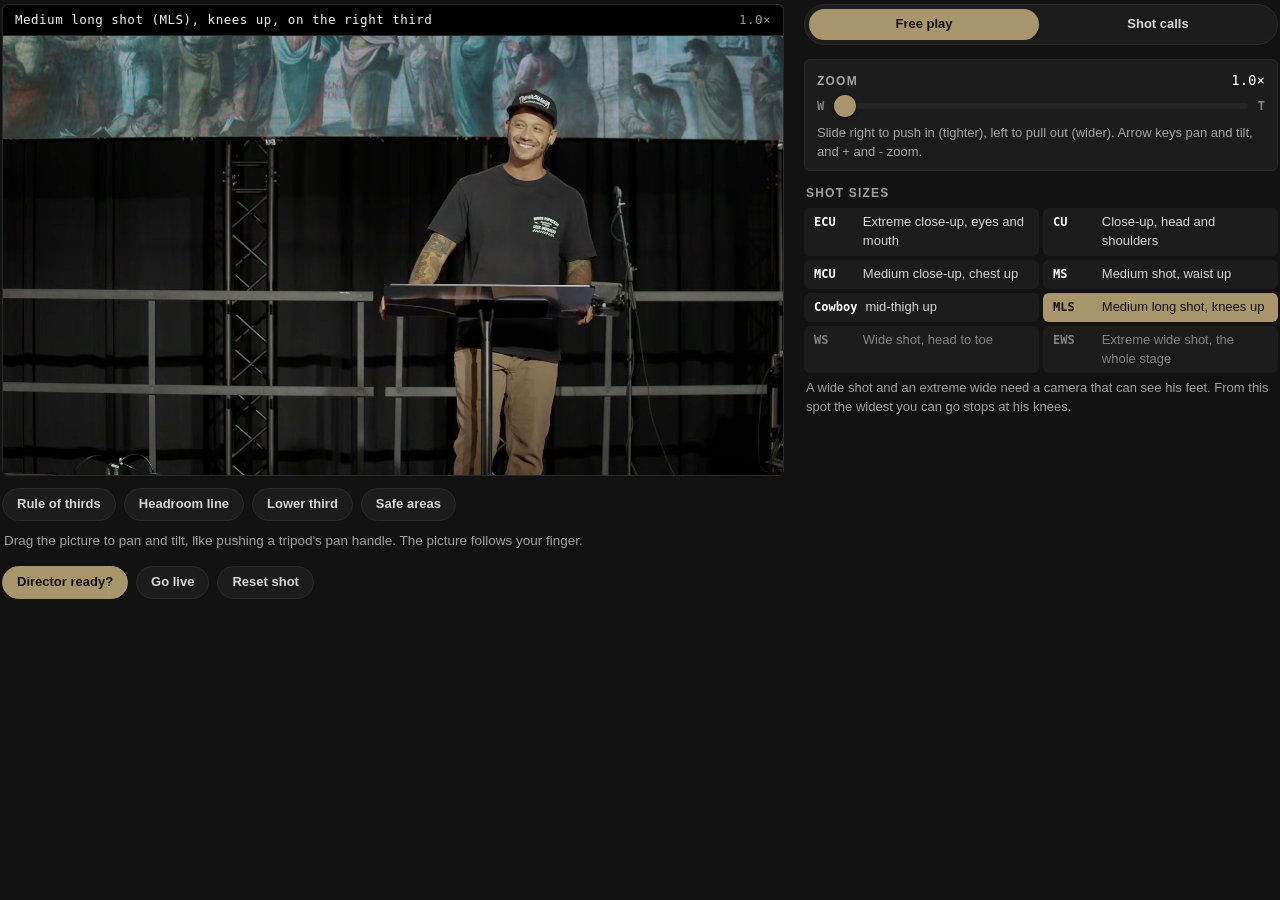
<file: docs/tools/framing/index.html>
<!doctype html>
<html lang="en">
  <head>
    <meta charset="utf-8" />
    <meta name="viewport" content="width=device-width, initial-scale=1" />
    <title>Frame the shot</title>
    <link rel="icon" href="data:," />
    <link rel="stylesheet" href="framing.css" />
  </head>
  <body>
    <main class="frame-tool">
      <section class="finder" aria-label="Camera viewfinder">
        <div class="status"><span id="readout" aria-live="polite"><span class="long"></span><span class="short" aria-hidden="true"></span></span><span id="zoom-readout"></span></div>
        <div class="screen">
          <canvas id="view" tabindex="0" role="img" aria-roledescription="viewfinder"></canvas>
          <div class="tally" id="tally" hidden><i></i>Live</div>
          <p class="toast" id="toast" hidden>Smooth it out.</p>
          <p class="failed" id="failed" hidden>The practice photo didn't load. Refresh the page to try again.</p>
        </div>
        <div class="tools" role="group" aria-label="Guides">
          <button type="button" data-guide="thirds" aria-pressed="false"><span class="long">Rule of thirds</span><span class="short">Thirds</span></button>
          <button type="button" data-guide="headroom" aria-pressed="false"><span class="long">Headroom line</span><span class="short">Headroom</span></button>
          <button type="button" data-guide="lowerThird" aria-pressed="false"><span class="long">Lower third</span><span class="short">Lower 3rd</span></button>
          <button type="button" data-guide="safe" aria-pressed="false"><span class="long">Safe areas</span><span class="short">Safe</span></button>
        </div>
        <p class="hint drag-hint">Drag the picture to pan and tilt, like pushing a tripod's pan handle. The picture follows your finger.</p>
      </section>

      <section class="panel" aria-label="Framing controls">
        <div class="modes segmented" role="tablist" aria-label="Mode">
          <button type="button" role="tab" data-mode="free" aria-selected="true">Free play</button>
          <button type="button" role="tab" data-mode="calls" aria-selected="false">Shot calls</button>
        </div>

        <div id="calls" hidden>
          <ol class="scenario-list" id="call-list"></ol>
          <p class="hint" id="pick-hint">Pick a call. The camera starts in the wrong shot. Frame what the director asked for, then ask if you're ready.</p>
          <div class="brief" id="brief" hidden></div>
        </div>

        <div class="control">
          <div class="control-head"><label for="zoom">Zoom</label><output id="zoom-out"></output></div>
          <div class="slider zoom-slider"><span class="end" aria-hidden="true">W</span><input type="range" id="zoom" min="0" max="1000" step="1" aria-describedby="zoom-why" /><span class="end" aria-hidden="true">T</span></div>
          <p class="why" id="zoom-why">Slide right to push in (tighter), left to pull out (wider). Arrow keys pan and tilt, and + and - zoom.</p>
        </div>

        <div class="sizes-box">
          <p class="sizes-title">Shot sizes</p>
          <ol class="sizes" id="sizes"></ol>
          <p class="why">A wide shot and an extreme wide need a camera that can see his feet. From this spot the widest you can go stops at his knees.</p>
        </div>
      </section>

      <section class="director" aria-label="Director check">
        <div class="actions">
          <button type="button" id="check" class="primary">Director ready?</button>
          <button type="button" id="live" aria-pressed="false">Go live</button>
          <button type="button" id="reset">Reset shot</button>
        </div>
        <div id="results" class="results" aria-live="polite"></div>
      </section>
    </main>
    <script type="module" src="app.js"></script>
  </body>
</html>
</file>
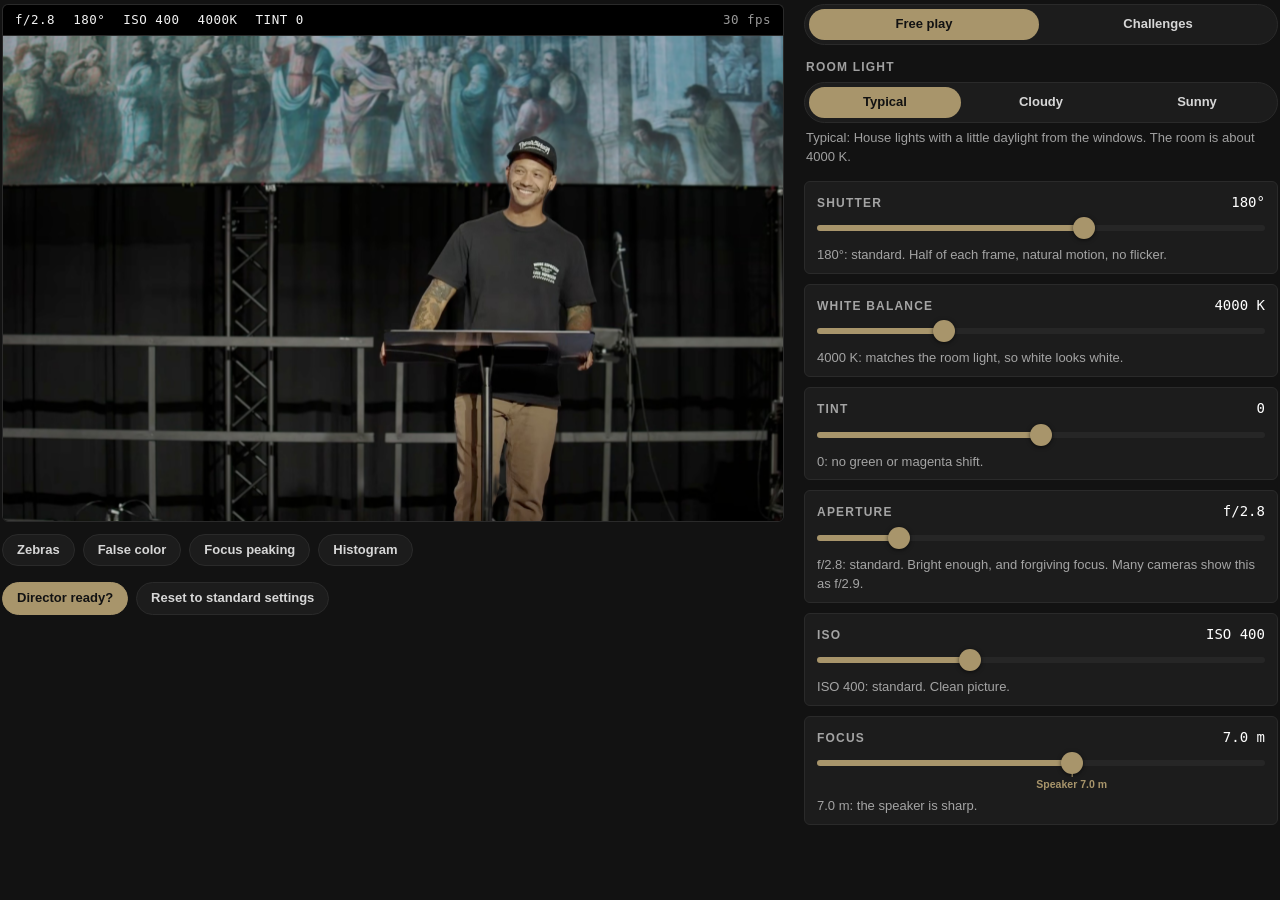
<file: docs/tools/virtual-camera/index.html>
<!doctype html>
<html lang="en">
  <head>
    <meta charset="utf-8" />
    <meta name="viewport" content="width=device-width, initial-scale=1" />
    <title>Dial in the shot</title>
    <link rel="stylesheet" href="vcam.css" />
  </head>
  <body>
    <main class="vcam">
      <section class="finder" aria-label="Camera viewfinder">
        <div class="status" id="status"></div>
        <div class="screen">
          <canvas id="view" role="img"></canvas>
          <canvas id="histogram" class="histogram" width="192" height="88" hidden aria-hidden="true"></canvas>
          <p class="nogl" id="nogl" hidden>
            This practice camera needs WebGL2, which this browser doesn't have turned on. Try a recent version of Chrome, Edge, Firefox or Safari.
          </p>
        </div>
        <div class="tools" role="group" aria-label="Camera tools">
          <button type="button" data-tool="zebras" aria-pressed="false">Zebras</button>
          <button type="button" data-tool="falseColor" aria-pressed="false">False color</button>
          <button type="button" data-tool="peaking" aria-pressed="false"><span class="long">Focus peaking</span><span class="short">Peaking</span></button>
          <button type="button" data-tool="histogram" aria-pressed="false">Histogram</button>
        </div>
        <div class="legend" id="legend" hidden>
          <p class="legend-title">False color chart</p>
          <ul>
            <li><i style="background: #7320a0"></i>Crushed to black</li>
            <li><i style="background: #1a59e6"></i>Too dark</li>
            <li><i style="background: #808080"></i>In between</li>
            <li><i style="background: #33bf4d"></i>Middle gray</li>
            <li><i style="background: #f28cb3"></i>Good skin</li>
            <li><i style="background: #f2d926"></i>Almost too bright</li>
            <li><i style="background: #e61f1a"></i>Blown out</li>
          </ul>
        </div>
      </section>

      <section class="panel" aria-label="Camera settings">
        <div class="modes segmented" role="tablist" aria-label="Mode">
          <button type="button" role="tab" data-mode="free" aria-selected="true">Free play</button>
          <button type="button" role="tab" data-mode="challenges" aria-selected="false">Challenges</button>
        </div>

        <div id="challenges" hidden>
          <ol class="scenario-list" id="scenario-list"></ol>
          <p class="hint" id="pick-hint">Pick a challenge. The camera starts with something wrong. Find it, fix it, then ask the director.</p>
          <div class="brief" id="brief" hidden></div>
        </div>

        <div class="room" role="group" aria-labelledby="room-label">
          <div class="room-head"><span class="room-label" id="room-label">Room light</span><span class="room-lock" id="room-lock" hidden>Set by the challenge</span></div>
          <div class="segmented" id="room-light"></div>
          <p class="why" id="room-note"></p>
        </div>

        <div class="tiles" id="tiles" role="group" aria-label="Settings"></div>
        <div class="controls" id="controls"></div>
      </section>

      <section class="director" aria-label="Director check">
        <div class="actions">
          <button type="button" id="check" class="primary">Director ready?</button>
          <button type="button" id="reset">Reset to standard settings</button>
        </div>
        <div id="results" class="results" aria-live="polite"></div>
      </section>
    </main>
    <script src="../../javascripts/detent.js"></script>
    <script type="module" src="app.js"></script>
  </body>
</html>
</file>
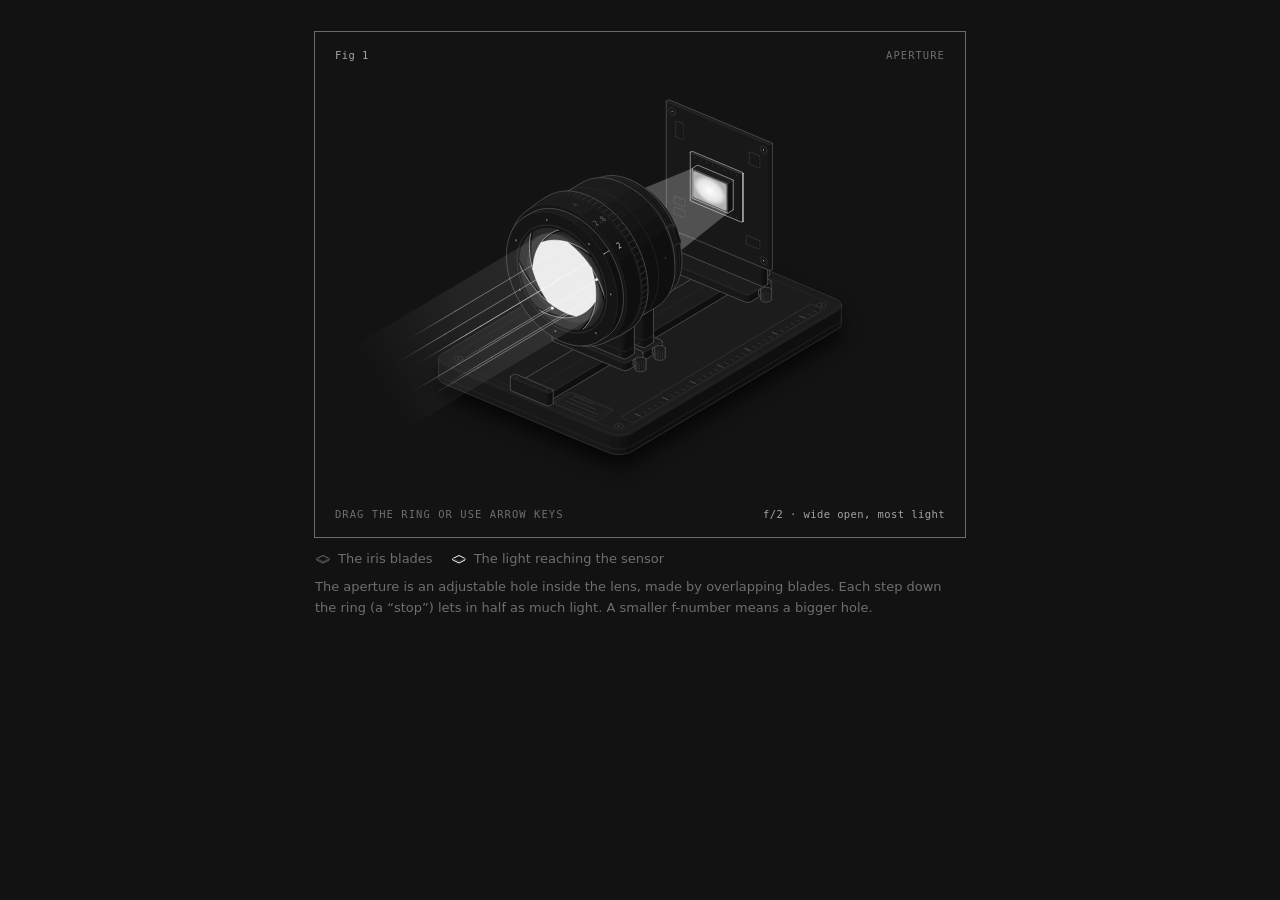
<file: docs/figures/aperture.html>
<!doctype html><html lang="en"><head><meta charset="utf-8"><meta name="viewport" content="width=device-width, initial-scale=1"><title>Aperture</title><style>
.iso{
  --anatomy-page:#0b0b0b;--anatomy-card:#131313;--anatomy-text:#a3a3a3;--anatomy-strong:#e6e6e6;--anatomy-muted:#6e6e6e;
  --anatomy-paper:#131313;--anatomy-face:#1b1b1b;--anatomy-top:#1c1c1c;
  --anatomy-shade-0:#0f0f0f;--anatomy-shade-1:#121212;--anatomy-shade-2:#151515;--anatomy-shade-3:#181818;
  --anatomy-lit-top:#262626;--anatomy-lit-shade:#1d1d1d;
  --anatomy-hi:#d4d4d4;--anatomy-mid:#6a6a6a;--anatomy-lo:#3e3e3e;--anatomy-faint:#2a2a2a;--anatomy-lit:#ffffff;
  --anatomy-halo:#050505;--anatomy-halo-opacity:.9;--anatomy-dot:#e6e6e6;
  --anatomy-red:#ff6b6b;--anatomy-green:#6be0a0;--anatomy-blue:#6b9bff;
  --anatomy-weight:.6px;--anatomy-ease:cubic-bezier(.32,.72,0,1);
  --anatomy-mono:ui-monospace,"SF Mono",Menlo,Consolas,monospace;
  --anatomy-lift:inset 0 1px 0 0 #ffffff0a,inset 0 0 0 1px #ffffff06,0 0 0 1px #00000026,0 1px 1px -.5px #00000014,0 3px 3px -1.5px #00000014,0 6px 6px -3px #00000014,0 12px 12px -6px #00000014;
}
.iso[data-theme="light"]{
  --anatomy-page:#f2f2ef;--anatomy-card:#fbfbfa;--anatomy-text:#57575a;--anatomy-strong:#18181a;--anatomy-muted:#8c8c90;
  --anatomy-paper:#fbfbfa;--anatomy-face:#ffffff;--anatomy-top:#ffffff;
  --anatomy-shade-0:#dcdcd9;--anatomy-shade-1:#e5e5e2;--anatomy-shade-2:#ededea;--anatomy-shade-3:#f4f4f1;
  --anatomy-lit-top:#ffffff;--anatomy-lit-shade:#eeeeeb;
  --anatomy-hi:#26262a;--anatomy-mid:#8a8a8f;--anatomy-lo:#b4b4b8;--anatomy-faint:#d4d4d6;--anatomy-lit:#000000;
  --anatomy-halo:#8a8a80;--anatomy-halo-opacity:.32;--anatomy-dot:#3a3a3e;
  --anatomy-red:#e5484d;--anatomy-green:#30a46c;--anatomy-blue:#3e63dd;
  --anatomy-lift:inset 0 1px 0 0 #ffffff,0 0 0 1px #0000000f,0 1px 1px -.5px #0000000a,0 3px 3px -1.5px #0000000a,0 6px 6px -3px #0000000a,0 12px 12px -6px #0000000a;
}
.iso-svg{display:block;width:100%;height:auto;overflow:visible}
.iso-svg path,.iso-svg circle{vector-effect:non-scaling-stroke}
.iso-fill{fill:var(--anatomy-paper);stroke:none}
.iso-solid[data-lit]>.iso-fill{fill:var(--anatomy-face)}
.iso-shade,.iso-top{stroke:none}
.iso-shade[data-shade="0"]{fill:var(--anatomy-shade-0)}
.iso-shade[data-shade="1"]{fill:var(--anatomy-shade-1)}
.iso-shade[data-shade="2"]{fill:var(--anatomy-shade-2)}
.iso-shade[data-shade="3"]{fill:var(--anatomy-shade-3)}
.iso-top{fill:var(--anatomy-top)}
.iso-solid[data-lit]>.iso-top{fill:var(--anatomy-lit-top)}
.iso-solid[data-lit]>.iso-shade{fill:var(--anatomy-lit-shade)}
.iso-solid[data-seamless]>.iso-shade,.iso-solid[data-seamless]>.iso-top{stroke-width:.4;stroke-linejoin:round}
.iso-solid[data-seamless]>.iso-shade[data-shade="0"]{stroke:var(--anatomy-shade-0)}
.iso-solid[data-seamless]>.iso-shade[data-shade="1"]{stroke:var(--anatomy-shade-1)}
.iso-solid[data-seamless]>.iso-shade[data-shade="2"]{stroke:var(--anatomy-shade-2)}
.iso-solid[data-seamless]>.iso-shade[data-shade="3"]{stroke:var(--anatomy-shade-3)}
.iso-solid[data-seamless]>.iso-top{stroke:var(--anatomy-top)}
.iso-solid[data-seamless][data-lit]>.iso-top{stroke:var(--anatomy-lit-top)}
.iso-solid[data-seamless][data-lit]>.iso-shade{stroke:var(--anatomy-lit-shade)}
.iso-solid[data-lit]>.iso-edge{stroke:var(--anatomy-lit)}
.iso-halo{fill:var(--anatomy-halo);stroke:none;filter:blur(9px);opacity:var(--anatomy-halo-opacity);transform:translateY(3px)}
.iso-line{fill:none;stroke:var(--anatomy-lo);stroke-width:var(--anatomy-weight);stroke-linecap:round;stroke-linejoin:round}
.iso-line[data-tone="hi"]{stroke:var(--anatomy-hi)}
.iso-line[data-tone="mid"]{stroke:var(--anatomy-mid)}
.iso-line[data-tone="lo"]{stroke:var(--anatomy-lo)}
.iso-line[data-tone="faint"]{stroke:var(--anatomy-faint)}
.iso-line[data-tone="lit"]{stroke:var(--anatomy-lit)}
.iso-line[data-tone="red"]{stroke:var(--anatomy-red)}
.iso-line[data-tone="green"]{stroke:var(--anatomy-green)}
.iso-line[data-tone="blue"]{stroke:var(--anatomy-blue)}
.iso-line[data-dotted]{stroke-dasharray:.01 3.5;stroke-width:1}
.iso-line[data-dashed]{stroke-dasharray:3 3}
.iso-line[data-flow]{stroke-dasharray:2 6}
.iso-wire-end{fill:var(--anatomy-paper);stroke:var(--anatomy-lo);stroke-width:var(--anatomy-weight)}
.iso-wire[data-tone="hi"] .iso-wire-end{stroke:var(--anatomy-hi)}
.iso-wire[data-tone="mid"] .iso-wire-end{stroke:var(--anatomy-mid)}
.iso-wire[data-tone="faint"] .iso-wire-end{stroke:var(--anatomy-faint)}
.iso-wire[data-tone="lit"] .iso-wire-end{stroke:var(--anatomy-lit)}
.iso-dots circle{fill:var(--anatomy-dot);stroke:none;opacity:.32}
.iso-dots[data-tone="hi"] circle{opacity:.85}
.iso-dots[data-tone="mid"] circle{opacity:.45}
.iso-dots[data-tone="lo"] circle{opacity:.22}
.iso-dots[data-tone="faint"] circle{opacity:.12}
.iso-face-text{fill:var(--anatomy-mid);font-family:var(--anatomy-mono);letter-spacing:.04em}
.iso-face-text[data-tone="hi"]{fill:var(--anatomy-hi)}
.iso-face-text[data-tone="lo"]{fill:var(--anatomy-lo)}
.iso-face-text[data-tone="faint"]{fill:var(--anatomy-faint)}
.tb-body{fill:var(--anatomy-shade-2);stroke:none}
.tb-shine{fill:var(--anatomy-top);stroke:none}
.tb-shade{fill:var(--anatomy-shade-0);stroke:none}
.tb-ring{fill:none;stroke:var(--anatomy-lo);stroke-width:.45;stroke-linecap:butt;stroke-linejoin:round}
.tb-ring[data-tone="mid"]{stroke:var(--anatomy-mid)}
.tb-ring[data-tone="faint"]{stroke:var(--anatomy-faint)}
.tb-ring[data-tone="hi"]{stroke:var(--anatomy-hi)}
@keyframes iso-flow{to{stroke-dashoffset:-32}}
@keyframes iso-pulse{0%,100%{opacity:.18}12%{opacity:1}40%{opacity:.18}}
.iso-line[data-flow]{animation:iso-flow 1600ms linear infinite}
.iso-dots circle[data-pulse]{animation:iso-pulse 1600ms steps(1,end) infinite;animation-delay:var(--pulse-at,0ms)}
.iso-figure{margin:32px 0 36px}
.iso-plate{position:relative;padding:52px 24px;border-radius:0;background:var(--anatomy-card);box-shadow:0 0 0 1px var(--anatomy-mid);--anatomy-paper:var(--anatomy-card)}
.iso-plate-corners{position:absolute;inset:18px 20px;pointer-events:none}
.iso-plate-corner{position:absolute;color:var(--anatomy-muted);font-family:var(--anatomy-mono);font-size:10.5px;line-height:1;letter-spacing:.04em;white-space:nowrap}
.iso-plate-corner[data-corner="fig"]{top:0;left:0;color:var(--anatomy-text)}
.iso-plate-corner[data-corner="title"]{top:0;right:0;text-transform:uppercase;letter-spacing:.1em}
.iso-plate-corner[data-corner="hint"]{bottom:0;left:0;text-transform:uppercase;letter-spacing:.1em}
.iso-plate-corner[data-corner="readout"]{right:0;bottom:0;color:var(--anatomy-text);font-variant-numeric:tabular-nums}
.iso-plate .iso-svg{margin:0 auto}
.iso-legend{display:grid;gap:8px;margin-top:12px;color:var(--anatomy-muted);font-size:13px;line-height:1.55}
.iso-keys{display:flex;flex-wrap:wrap;gap:6px 18px}
.iso-key{display:inline-flex;align-items:center;gap:7px}
.iso-swatch{width:16px;height:10px;flex:none;overflow:visible}
.iso-swatch path{fill:none;stroke:var(--anatomy-hi);stroke-width:1;vector-effect:non-scaling-stroke;stroke-linejoin:round;stroke-linecap:round}
.iso-swatch[data-mark="raised"] path,.iso-swatch[data-mark="flat"] path{stroke:var(--anatomy-mid)}
.iso-swatch[data-mark="lit"] path{stroke:var(--anatomy-lit)}
.iso-swatch[data-mark="dim"] path{stroke:var(--anatomy-lo)}
.iso-swatch[data-mark="dotted"] path{stroke-dasharray:.01 3;stroke-width:1.4}
.iso-swatch[data-mark="dashed"] path{stroke-dasharray:3 2.5}
.iso-swatch[data-mark="red"] path{stroke:var(--anatomy-red)}
.iso-swatch[data-mark="green"] path{stroke:var(--anatomy-green)}
.iso-swatch[data-mark="blue"] path{stroke:var(--anatomy-blue)}
.iso-swatch-crease{stroke:var(--anatomy-lo)!important}
@media (max-width:560px){.iso-plate{padding:48px 12px 70px}.iso-plate-corner[data-corner="hint"]{bottom:18px}}
@media (prefers-reduced-motion:reduce){.iso-line[data-flow],.iso-dots circle[data-pulse]{animation:none}}

*{box-sizing:border-box}
html{color-scheme:dark}
body[data-theme="light"]{color-scheme:light}
body{margin:0;background:var(--anatomy-page);color:var(--anatomy-text);font:14px/1.6 ui-sans-serif,system-ui,-apple-system,"Segoe UI",sans-serif;-webkit-font-smoothing:antialiased}
.iso-page{width:min(650px,100% - 32px);margin:64px auto 96px}
</style><style>body{background:transparent}.iso-page{width:min(650px,100% - 4px);margin:2px auto}</style></head><body class="iso" data-theme="dark"><main class="iso-page"><figure class="iso-figure"><div class="iso-plate"><div class="iso-plate-corners" aria-hidden="true"><span class="iso-plate-corner" data-corner="fig">Fig 1</span><span class="iso-plate-corner" data-corner="title">Aperture</span><span class="iso-plate-corner" data-corner="hint">Drag the ring or use arrow keys</span><span class="iso-plate-corner" data-corner="readout" data-readout>f/4 · 2 stops less light than f/2</span></div><style>
.ap-wall{fill:var(--anatomy-shade-0)}
.ap-blade{fill:var(--anatomy-top)}
.ap-tone{fill:var(--anatomy-lit)}
.ap-shadow{fill:none;stroke:#000;stroke-opacity:.7;stroke-width:4;stroke-linecap:round}
.ap-glint{fill:var(--anatomy-lit);opacity:.06}
.ap-hole{fill:var(--anatomy-lit);opacity:.9}
.ap-splash{fill:url(#ap-glow)}
.ap-ray .iso-line,.ap-ray.iso-line{stroke-opacity:.6}
.ap-ray stop{stop-opacity:.6}
.ap-through{stroke-opacity:.35}
.ap-cone{fill:var(--anatomy-lit)}
.ap-patch{fill:url(#ap-glow)}
.iso-stage{touch-action:none;cursor:grab;outline:none;overflow:hidden}
@media (max-width:560px){.iso-stage .iso-svg{width:122%;margin:-4% -14% -4% -8%}}
.iso-stage[data-drag]{cursor:grabbing}
.iso-stage:focus-visible{outline:1px solid var(--anatomy-muted);outline-offset:6px}
</style><div class="iso-stage" tabindex="0" role="slider" aria-label="Aperture ring. Use the arrow keys to step through the f-stops." aria-valuemin="2" aria-valuemax="16" aria-valuenow="4" aria-valuetext="f/4 · 2 stops less light than f/2"><svg xmlns="http://www.w3.org/2000/svg" class="iso-svg" viewBox="0 0 600 400" role="img" aria-label="A camera lens on a test bench with its front glass taken off, so you can see the iris inside: seven curved metal blades that overlap to leave a hole in the middle. A beam of light comes in from the front. Only the light that fits through the hole carries on out of the back of the lens and lands on the image sensor standing behind it. Turning the ribbed aperture ring swings the blades open or closed."><defs><radialGradient id="ap-glow"><stop offset="0" stop-color="var(--anatomy-lit)" stop-opacity="1"/><stop offset=".7" stop-color="var(--anatomy-lit)" stop-opacity=".85"/><stop offset="1" stop-color="var(--anatomy-lit)" stop-opacity=".55"/></radialGradient></defs><path class="iso-halo" d="M99.3 284.1L99.3 282.4L100 280.8L101.3 279.3L103.2 277.9L308 155.9L310.4 154.7L313.2 153.8L316.3 153.2L319.6 152.9L322.9 152.9L326.2 153.2L329.2 153.9L332 154.8L494.7 223.1L497 224.3L498.8 225.7L500.1 227.2L500.7 228.9L500.7 247.3L500.7 248.9L500 250.5L498.7 252.1L496.8 253.5L292 375.5L289.6 376.7L286.8 377.6L283.7 378.2L280.4 378.5L277.1 378.5L273.8 378.1L270.8 377.5L268 376.5L105.3 308.3L103 307.1L101.2 305.7L99.9 304.1L99.3 302.5Z"/><g class="iso-solid"><path class="iso-fill" d="M308.3 188.6L308.7 186.9L309.9 185.4L311.7 184L314.2 182.8L317 182L320.2 181.5L323.5 181.3L326.8 181.5L329.9 182.1L332.7 183.1L335 184.3L336.7 185.7L337.7 187.3L338 188.9L338 191.9L337.5 193.5L336.4 195.1L334.5 196.5L332.1 197.6L329.3 198.5L326.1 199L322.8 199.1L319.5 198.9L316.4 198.3L313.6 197.4L311.3 196.2L309.6 194.8L308.6 193.2L308.3 191.5Z"/><path class="iso-shade" data-shade="0" d="M334.5 196.5L332.1 197.6L332.1 194.7L334.5 193.5ZM332.1 197.6L329.3 198.5L329.3 195.5L332.1 194.7ZM338 191.9L337.5 193.5L337.5 190.6L338 188.9ZM337.5 193.5L336.4 195.1L336.4 192.1L337.5 190.6ZM336.4 195.1L334.5 196.5L334.5 193.5L336.4 192.1Z"/><path class="iso-shade" data-shade="1" d="M329.3 198.5L326.1 199L326.1 196L329.3 195.5ZM326.1 199L322.8 199.1L322.8 196.2L326.1 196Z"/><path class="iso-shade" data-shade="2" d="M322.8 199.1L319.5 198.9L319.5 196L322.8 196.2ZM319.5 198.9L316.4 198.3L316.4 195.4L319.5 196Z"/><path class="iso-shade" data-shade="3" d="M316.4 198.3L313.6 197.4L313.6 194.4L316.4 195.4ZM313.6 197.4L311.3 196.2L311.3 193.2L313.6 194.4ZM311.3 196.2L309.6 194.8L309.6 191.8L311.3 193.2ZM309.6 194.8L308.6 193.2L308.6 190.2L309.6 191.8ZM308.6 193.2L308.3 191.5L308.3 188.6L308.6 190.2Z"/><path class="iso-top" d="M334.5 193.5L332.1 194.7L329.3 195.5L326.1 196L322.8 196.2L319.5 196L316.4 195.4L313.6 194.4L311.3 193.2L309.6 191.8L308.6 190.2L308.3 188.6L308.7 186.9L309.9 185.4L311.7 184L314.2 182.8L317 182L320.2 181.5L323.5 181.3L326.8 181.5L329.9 182.1L332.7 183.1L335 184.3L336.7 185.7L337.7 187.3L338 188.9L337.5 190.6L336.4 192.1Z"/><path class="iso-line iso-crease" data-tone="faint" d="M338 188.9L337.5 190.6L336.4 192.1L334.5 193.5L332.1 194.7L329.3 195.5L326.1 196L322.8 196.2L319.5 196L316.4 195.4L313.6 194.4L311.3 193.2L309.6 191.8L308.6 190.2L308.3 188.6"/><path class="iso-line iso-edge" data-tone="lo" d="M308.3 188.6L308.7 186.9L309.9 185.4L311.7 184L314.2 182.8L317 182L320.2 181.5L323.5 181.3L326.8 181.5L329.9 182.1L332.7 183.1L335 184.3L336.7 185.7L337.7 187.3L338 188.9M338 191.9L337.5 193.5L336.4 195.1L334.5 196.5L332.1 197.6L329.3 198.5L326.1 199L322.8 199.1L319.5 198.9L316.4 198.3L313.6 197.4L311.3 196.2L309.6 194.8L308.6 193.2L308.3 191.5M308.3 188.6L308.3 191.5M338 188.9L338 191.9"/></g><g class="iso-solid"><path class="iso-fill" d="M311.7 182.4L312 181.1L312.9 179.9L314.4 178.8L316.2 177.9L318.4 177.3L320.9 176.9L323.4 176.8L326 176.9L328.4 177.4L330.5 178.1L332.3 179L333.6 180.1L334.4 181.4L334.6 182.6L334.6 188.9L334.3 190.2L333.3 191.4L331.9 192.4L330.1 193.3L327.9 194L325.4 194.4L322.9 194.5L320.3 194.3L317.9 193.9L315.8 193.1L314 192.2L312.7 191.1L311.9 189.9L311.7 188.6Z"/><path class="iso-shade" data-shade="0" d="M331.9 192.4L330.1 193.3L330.1 187.1L331.9 186.2ZM330.1 193.3L327.9 194L327.9 187.7L330.1 187.1ZM334.6 188.9L334.3 190.2L334.3 183.9L334.6 182.6ZM334.3 190.2L333.3 191.4L333.3 185.1L334.3 183.9ZM333.3 191.4L331.9 192.4L331.9 186.2L333.3 185.1Z"/><path class="iso-shade" data-shade="1" d="M327.9 194L325.4 194.4L325.4 188.1L327.9 187.7ZM325.4 194.4L322.9 194.5L322.9 188.2L325.4 188.1Z"/><path class="iso-shade" data-shade="2" d="M322.9 194.5L320.3 194.3L320.3 188.1L322.9 188.2ZM320.3 194.3L317.9 193.9L317.9 187.6L320.3 188.1Z"/><path class="iso-shade" data-shade="3" d="M317.9 193.9L315.8 193.1L315.8 186.9L317.9 187.6ZM315.8 193.1L314 192.2L314 186L315.8 186.9ZM314 192.2L312.7 191.1L312.7 184.9L314 186ZM312.7 191.1L311.9 189.9L311.9 183.6L312.7 184.9ZM311.9 189.9L311.7 188.6L311.7 182.4L311.9 183.6Z"/><path class="iso-top" d="M331.9 186.2L330.1 187.1L327.9 187.7L325.4 188.1L322.9 188.2L320.3 188.1L317.9 187.6L315.8 186.9L314 186L312.7 184.9L311.9 183.6L311.7 182.4L312 181.1L312.9 179.9L314.4 178.8L316.2 177.9L318.4 177.3L320.9 176.9L323.4 176.8L326 176.9L328.4 177.4L330.5 178.1L332.3 179L333.6 180.1L334.4 181.4L334.6 182.6L334.3 183.9L333.3 185.1Z"/><path class="iso-line iso-crease" data-tone="faint" d="M334.6 182.6L334.3 183.9L333.3 185.1L331.9 186.2L330.1 187.1L327.9 187.7L325.4 188.1L322.9 188.2L320.3 188.1L317.9 187.6L315.8 186.9L314 186L312.7 184.9L311.9 183.6L311.7 182.4"/><path class="iso-line iso-edge" data-tone="mid" d="M311.7 182.4L312 181.1L312.9 179.9L314.4 178.8L316.2 177.9L318.4 177.3L320.9 176.9L323.4 176.8L326 176.9L328.4 177.4L330.5 178.1L332.3 179L333.6 180.1L334.4 181.4L334.6 182.6M334.6 188.9L334.3 190.2L333.3 191.4L331.9 192.4L330.1 193.3L327.9 194L325.4 194.4L322.9 194.5L320.3 194.3L317.9 193.9L315.8 193.1L314 192.2L312.7 191.1L311.9 189.9L311.7 188.6M311.7 182.4L311.7 188.6M334.6 182.6L334.6 188.9"/></g><g class="iso-solid"><path class="iso-fill" d="M445 245.9L445.4 244.3L446.6 242.7L448.4 241.3L450.8 240.2L453.7 239.3L456.9 238.8L460.2 238.7L463.5 238.9L466.6 239.5L469.4 240.4L471.7 241.6L473.4 243L474.4 244.6L474.7 246.3L474.7 249.2L474.2 250.9L473.1 252.4L471.2 253.8L468.8 255L465.9 255.8L462.8 256.3L459.4 256.5L456.2 256.2L453 255.7L450.3 254.7L448 253.5L446.3 252.1L445.2 250.5L445 248.9Z"/><path class="iso-shade" data-shade="0" d="M471.2 253.8L468.8 255L468.8 252L471.2 250.9ZM468.8 255L465.9 255.8L465.9 252.9L468.8 252ZM474.7 249.2L474.2 250.9L474.2 247.9L474.7 246.3ZM474.2 250.9L473.1 252.4L473.1 249.5L474.2 247.9ZM473.1 252.4L471.2 253.8L471.2 250.9L473.1 249.5Z"/><path class="iso-shade" data-shade="1" d="M465.9 255.8L462.8 256.3L462.8 253.4L465.9 252.9ZM462.8 256.3L459.4 256.5L459.4 253.5L462.8 253.4Z"/><path class="iso-shade" data-shade="2" d="M459.4 256.5L456.2 256.2L456.2 253.3L459.4 253.5ZM456.2 256.2L453 255.7L453 252.7L456.2 253.3Z"/><path class="iso-shade" data-shade="3" d="M453 255.7L450.3 254.7L450.3 251.8L453 252.7ZM450.3 254.7L448 253.5L448 250.6L450.3 251.8ZM448 253.5L446.3 252.1L446.3 249.2L448 250.6ZM446.3 252.1L445.2 250.5L445.2 247.6L446.3 249.2ZM445.2 250.5L445 248.9L445 245.9L445.2 247.6Z"/><path class="iso-top" d="M471.2 250.9L468.8 252L465.9 252.9L462.8 253.4L459.4 253.5L456.2 253.3L453 252.7L450.3 251.8L448 250.6L446.3 249.2L445.2 247.6L445 245.9L445.4 244.3L446.6 242.7L448.4 241.3L450.8 240.2L453.7 239.3L456.9 238.8L460.2 238.7L463.5 238.9L466.6 239.5L469.4 240.4L471.7 241.6L473.4 243L474.4 244.6L474.7 246.3L474.2 247.9L473.1 249.5Z"/><path class="iso-line iso-crease" data-tone="faint" d="M474.7 246.3L474.2 247.9L473.1 249.5L471.2 250.9L468.8 252L465.9 252.9L462.8 253.4L459.4 253.5L456.2 253.3L453 252.7L450.3 251.8L448 250.6L446.3 249.2L445.2 247.6L445 245.9"/><path class="iso-line iso-edge" data-tone="lo" d="M445 245.9L445.4 244.3L446.6 242.7L448.4 241.3L450.8 240.2L453.7 239.3L456.9 238.8L460.2 238.7L463.5 238.9L466.6 239.5L469.4 240.4L471.7 241.6L473.4 243L474.4 244.6L474.7 246.3M474.7 249.2L474.2 250.9L473.1 252.4L471.2 253.8L468.8 255L465.9 255.8L462.8 256.3L459.4 256.5L456.2 256.2L453 255.7L450.3 254.7L448 253.5L446.3 252.1L445.2 250.5L445 248.9M445 245.9L445 248.9M474.7 246.3L474.7 249.2"/></g><g class="iso-solid"><path class="iso-fill" d="M448.4 239.7L448.7 238.4L449.6 237.2L451 236.2L452.9 235.3L455.1 234.6L457.5 234.2L460.1 234.1L462.6 234.3L465.1 234.7L467.2 235.4L469 236.4L470.3 237.5L471.1 238.7L471.3 240L471.3 246.2L470.9 247.5L470 248.7L468.6 249.8L466.7 250.7L464.5 251.3L462.1 251.7L459.5 251.8L457 251.7L454.6 251.2L452.4 250.5L450.7 249.6L449.4 248.5L448.6 247.2L448.4 246Z"/><path class="iso-shade" data-shade="0" d="M468.6 249.8L466.7 250.7L466.7 244.4L468.6 243.5ZM466.7 250.7L464.5 251.3L464.5 245.1L466.7 244.4ZM471.3 246.2L470.9 247.5L470.9 241.3L471.3 240ZM470.9 247.5L470 248.7L470 242.5L470.9 241.3ZM470 248.7L468.6 249.8L468.6 243.5L470 242.5Z"/><path class="iso-shade" data-shade="1" d="M464.5 251.3L462.1 251.7L462.1 245.5L464.5 245.1ZM462.1 251.7L459.5 251.8L459.5 245.6L462.1 245.5Z"/><path class="iso-shade" data-shade="2" d="M459.5 251.8L457 251.7L457 245.4L459.5 245.6ZM457 251.7L454.6 251.2L454.6 244.9L457 245.4Z"/><path class="iso-shade" data-shade="3" d="M454.6 251.2L452.4 250.5L452.4 244.2L454.6 244.9ZM452.4 250.5L450.7 249.6L450.7 243.3L452.4 244.2ZM450.7 249.6L449.4 248.5L449.4 242.2L450.7 243.3ZM449.4 248.5L448.6 247.2L448.6 241L449.4 242.2ZM448.6 247.2L448.4 246L448.4 239.7L448.6 241Z"/><path class="iso-top" d="M468.6 243.5L466.7 244.4L464.5 245.1L462.1 245.5L459.5 245.6L457 245.4L454.6 244.9L452.4 244.2L450.7 243.3L449.4 242.2L448.6 241L448.4 239.7L448.7 238.4L449.6 237.2L451 236.2L452.9 235.3L455.1 234.6L457.5 234.2L460.1 234.1L462.6 234.3L465.1 234.7L467.2 235.4L469 236.4L470.3 237.5L471.1 238.7L471.3 240L470.9 241.3L470 242.5Z"/><path class="iso-line iso-crease" data-tone="faint" d="M471.3 240L470.9 241.3L470 242.5L468.6 243.5L466.7 244.4L464.5 245.1L462.1 245.5L459.5 245.6L457 245.4L454.6 244.9L452.4 244.2L450.7 243.3L449.4 242.2L448.6 241L448.4 239.7"/><path class="iso-line iso-edge" data-tone="mid" d="M448.4 239.7L448.7 238.4L449.6 237.2L451 236.2L452.9 235.3L455.1 234.6L457.5 234.2L460.1 234.1L462.6 234.3L465.1 234.7L467.2 235.4L469 236.4L470.3 237.5L471.1 238.7L471.3 240M471.3 246.2L470.9 247.5L470 248.7L468.6 249.8L466.7 250.7L464.5 251.3L462.1 251.7L459.5 251.8L457 251.7L454.6 251.2L452.4 250.5L450.7 249.6L449.4 248.5L448.6 247.2L448.4 246M448.4 239.7L448.4 246M471.3 240L471.3 246.2"/></g><g class="iso-solid"><path class="iso-fill" d="M125.3 297.6L125.8 295.9L126.9 294.4L128.8 293L131.2 291.8L134.1 291L137.2 290.5L140.6 290.3L143.8 290.6L147 291.2L149.7 292.1L152 293.3L153.7 294.7L154.8 296.3L155 298L155 300.9L154.6 302.5L153.4 304.1L151.6 305.5L149.2 306.6L146.3 307.5L143.1 308L139.8 308.1L136.5 307.9L133.4 307.3L130.6 306.4L128.3 305.2L126.6 303.8L125.6 302.2L125.3 300.5Z"/><path class="iso-shade" data-shade="0" d="M151.6 305.5L149.2 306.6L149.2 303.7L151.6 302.6ZM149.2 306.6L146.3 307.5L146.3 304.5L149.2 303.7ZM155 300.9L154.6 302.5L154.6 299.6L155 298ZM154.6 302.5L153.4 304.1L153.4 301.2L154.6 299.6ZM153.4 304.1L151.6 305.5L151.6 302.6L153.4 301.2Z"/><path class="iso-shade" data-shade="1" d="M146.3 307.5L143.1 308L143.1 305.1L146.3 304.5ZM143.1 308L139.8 308.1L139.8 305.2L143.1 305.1Z"/><path class="iso-shade" data-shade="2" d="M139.8 308.1L136.5 307.9L136.5 305L139.8 305.2ZM136.5 307.9L133.4 307.3L133.4 304.4L136.5 305Z"/><path class="iso-shade" data-shade="3" d="M133.4 307.3L130.6 306.4L130.6 303.5L133.4 304.4ZM130.6 306.4L128.3 305.2L128.3 302.3L130.6 303.5ZM128.3 305.2L126.6 303.8L126.6 300.8L128.3 302.3ZM126.6 303.8L125.6 302.2L125.6 299.2L126.6 300.8ZM125.6 302.2L125.3 300.5L125.3 297.6L125.6 299.2Z"/><path class="iso-top" d="M151.6 302.6L149.2 303.7L146.3 304.5L143.1 305.1L139.8 305.2L136.5 305L133.4 304.4L130.6 303.5L128.3 302.3L126.6 300.8L125.6 299.2L125.3 297.6L125.8 295.9L126.9 294.4L128.8 293L131.2 291.8L134.1 291L137.2 290.5L140.6 290.3L143.8 290.6L147 291.2L149.7 292.1L152 293.3L153.7 294.7L154.8 296.3L155 298L154.6 299.6L153.4 301.2Z"/><path class="iso-line iso-crease" data-tone="faint" d="M155 298L154.6 299.6L153.4 301.2L151.6 302.6L149.2 303.7L146.3 304.5L143.1 305.1L139.8 305.2L136.5 305L133.4 304.4L130.6 303.5L128.3 302.3L126.6 300.8L125.6 299.2L125.3 297.6"/><path class="iso-line iso-edge" data-tone="lo" d="M125.3 297.6L125.8 295.9L126.9 294.4L128.8 293L131.2 291.8L134.1 291L137.2 290.5L140.6 290.3L143.8 290.6L147 291.2L149.7 292.1L152 293.3L153.7 294.7L154.8 296.3L155 298M155 300.9L154.6 302.5L153.4 304.1L151.6 305.5L149.2 306.6L146.3 307.5L143.1 308L139.8 308.1L136.5 307.9L133.4 307.3L130.6 306.4L128.3 305.2L126.6 303.8L125.6 302.2L125.3 300.5M125.3 297.6L125.3 300.5M155 298L155 300.9"/></g><g class="iso-solid"><path class="iso-fill" d="M128.7 291.4L129.1 290.1L130 288.9L131.4 287.8L133.3 286.9L135.5 286.3L137.9 285.9L140.5 285.8L143 286L145.4 286.4L147.6 287.1L149.3 288.1L150.6 289.2L151.4 290.4L151.6 291.7L151.6 297.9L151.3 299.2L150.4 300.4L149 301.5L147.1 302.3L144.9 303L142.5 303.4L139.9 303.5L137.4 303.3L134.9 302.9L132.8 302.2L131 301.2L129.7 300.1L128.9 298.9L128.7 297.6Z"/><path class="iso-shade" data-shade="0" d="M149 301.5L147.1 302.3L147.1 296.1L149 295.2ZM147.1 302.3L144.9 303L144.9 296.7L147.1 296.1ZM151.6 297.9L151.3 299.2L151.3 292.9L151.6 291.7ZM151.3 299.2L150.4 300.4L150.4 294.1L151.3 292.9ZM150.4 300.4L149 301.5L149 295.2L150.4 294.1Z"/><path class="iso-shade" data-shade="1" d="M144.9 303L142.5 303.4L142.5 297.1L144.9 296.7ZM142.5 303.4L139.9 303.5L139.9 297.3L142.5 297.1Z"/><path class="iso-shade" data-shade="2" d="M139.9 303.5L137.4 303.3L137.4 297.1L139.9 297.3ZM137.4 303.3L134.9 302.9L134.9 296.6L137.4 297.1Z"/><path class="iso-shade" data-shade="3" d="M134.9 302.9L132.8 302.2L132.8 295.9L134.9 296.6ZM132.8 302.2L131 301.2L131 295L132.8 295.9ZM131 301.2L129.7 300.1L129.7 293.9L131 295ZM129.7 300.1L128.9 298.9L128.9 292.7L129.7 293.9ZM128.9 298.9L128.7 297.6L128.7 291.4L128.9 292.7Z"/><path class="iso-top" d="M149 295.2L147.1 296.1L144.9 296.7L142.5 297.1L139.9 297.3L137.4 297.1L134.9 296.6L132.8 295.9L131 295L129.7 293.9L128.9 292.7L128.7 291.4L129.1 290.1L130 288.9L131.4 287.8L133.3 286.9L135.5 286.3L137.9 285.9L140.5 285.8L143 286L145.4 286.4L147.6 287.1L149.3 288.1L150.6 289.2L151.4 290.4L151.6 291.7L151.3 292.9L150.4 294.1Z"/><path class="iso-line iso-crease" data-tone="faint" d="M151.6 291.7L151.3 292.9L150.4 294.1L149 295.2L147.1 296.1L144.9 296.7L142.5 297.1L139.9 297.3L137.4 297.1L134.9 296.6L132.8 295.9L131 295L129.7 293.9L128.9 292.7L128.7 291.4"/><path class="iso-line iso-edge" data-tone="mid" d="M128.7 291.4L129.1 290.1L130 288.9L131.4 287.8L133.3 286.9L135.5 286.3L137.9 285.9L140.5 285.8L143 286L145.4 286.4L147.6 287.1L149.3 288.1L150.6 289.2L151.4 290.4L151.6 291.7M151.6 297.9L151.3 299.2L150.4 300.4L149 301.5L147.1 302.3L144.9 303L142.5 303.4L139.9 303.5L137.4 303.3L134.9 302.9L132.8 302.2L131 301.2L129.7 300.1L128.9 298.9L128.7 297.6M128.7 291.4L128.7 297.6M151.6 291.7L151.6 297.9"/></g><g class="iso-solid"><path class="iso-fill" d="M262 354.9L262.5 353.3L263.6 351.7L265.5 350.3L267.9 349.2L270.7 348.3L273.9 347.8L277.2 347.7L280.5 347.9L283.6 348.5L286.4 349.4L288.7 350.6L290.4 352.1L291.4 353.6L291.7 355.3L291.7 358.2L291.3 359.9L290.1 361.5L288.3 362.8L285.8 364L283 364.8L279.8 365.3L276.5 365.5L273.2 365.3L270.1 364.7L267.3 363.8L265 362.5L263.3 361.1L262.3 359.5L262 357.9Z"/><path class="iso-shade" data-shade="0" d="M288.3 362.8L285.8 364L285.8 361L288.3 359.9ZM285.8 364L283 364.8L283 361.9L285.8 361ZM291.7 358.2L291.3 359.9L291.3 357L291.7 355.3ZM291.3 359.9L290.1 361.5L290.1 358.5L291.3 357ZM290.1 361.5L288.3 362.8L288.3 359.9L290.1 358.5Z"/><path class="iso-shade" data-shade="1" d="M283 364.8L279.8 365.3L279.8 362.4L283 361.9ZM279.8 365.3L276.5 365.5L276.5 362.5L279.8 362.4Z"/><path class="iso-shade" data-shade="2" d="M276.5 365.5L273.2 365.3L273.2 362.3L276.5 362.5ZM273.2 365.3L270.1 364.7L270.1 361.7L273.2 362.3Z"/><path class="iso-shade" data-shade="3" d="M270.1 364.7L267.3 363.8L267.3 360.8L270.1 361.7ZM267.3 363.8L265 362.5L265 359.6L267.3 360.8ZM265 362.5L263.3 361.1L263.3 358.2L265 359.6ZM263.3 361.1L262.3 359.5L262.3 356.6L263.3 358.2ZM262.3 359.5L262 357.9L262 354.9L262.3 356.6Z"/><path class="iso-top" d="M288.3 359.9L285.8 361L283 361.9L279.8 362.4L276.5 362.5L273.2 362.3L270.1 361.7L267.3 360.8L265 359.6L263.3 358.2L262.3 356.6L262 354.9L262.5 353.3L263.6 351.7L265.5 350.3L267.9 349.2L270.7 348.3L273.9 347.8L277.2 347.7L280.5 347.9L283.6 348.5L286.4 349.4L288.7 350.6L290.4 352.1L291.4 353.6L291.7 355.3L291.3 357L290.1 358.5Z"/><path class="iso-line iso-crease" data-tone="faint" d="M291.7 355.3L291.3 357L290.1 358.5L288.3 359.9L285.8 361L283 361.9L279.8 362.4L276.5 362.5L273.2 362.3L270.1 361.7L267.3 360.8L265 359.6L263.3 358.2L262.3 356.6L262 354.9"/><path class="iso-line iso-edge" data-tone="lo" d="M262 354.9L262.5 353.3L263.6 351.7L265.5 350.3L267.9 349.2L270.7 348.3L273.9 347.8L277.2 347.7L280.5 347.9L283.6 348.5L286.4 349.4L288.7 350.6L290.4 352.1L291.4 353.6L291.7 355.3M291.7 358.2L291.3 359.9L290.1 361.5L288.3 362.8L285.8 364L283 364.8L279.8 365.3L276.5 365.5L273.2 365.3L270.1 364.7L267.3 363.8L265 362.5L263.3 361.1L262.3 359.5L262 357.9M262 354.9L262 357.9M291.7 355.3L291.7 358.2"/></g><g class="iso-solid"><path class="iso-fill" d="M265.4 348.7L265.7 347.4L266.7 346.2L268.1 345.2L269.9 344.3L272.1 343.6L274.6 343.2L277.1 343.1L279.7 343.3L282.1 343.8L284.2 344.5L286 345.4L287.3 346.5L288.1 347.7L288.3 349L288.3 355.3L288 356.5L287.1 357.7L285.6 358.8L283.8 359.7L281.6 360.3L279.1 360.7L276.6 360.8L274 360.7L271.6 360.2L269.5 359.5L267.7 358.6L266.4 357.5L265.6 356.3L265.4 355Z"/><path class="iso-shade" data-shade="0" d="M285.6 358.8L283.8 359.7L283.8 353.4L285.6 352.5ZM283.8 359.7L281.6 360.3L281.6 354.1L283.8 353.4ZM288.3 355.3L288 356.5L288 350.3L288.3 349ZM288 356.5L287.1 357.7L287.1 351.5L288 350.3ZM287.1 357.7L285.6 358.8L285.6 352.5L287.1 351.5Z"/><path class="iso-shade" data-shade="1" d="M281.6 360.3L279.1 360.7L279.1 354.5L281.6 354.1ZM279.1 360.7L276.6 360.8L276.6 354.6L279.1 354.5Z"/><path class="iso-shade" data-shade="2" d="M276.6 360.8L274 360.7L274 354.4L276.6 354.6ZM274 360.7L271.6 360.2L271.6 354L274 354.4Z"/><path class="iso-shade" data-shade="3" d="M271.6 360.2L269.5 359.5L269.5 353.3L271.6 354ZM269.5 359.5L267.7 358.6L267.7 352.3L269.5 353.3ZM267.7 358.6L266.4 357.5L266.4 351.2L267.7 352.3ZM266.4 357.5L265.6 356.3L265.6 350L266.4 351.2ZM265.6 356.3L265.4 355L265.4 348.7L265.6 350Z"/><path class="iso-top" d="M285.6 352.5L283.8 353.4L281.6 354.1L279.1 354.5L276.6 354.6L274 354.4L271.6 354L269.5 353.3L267.7 352.3L266.4 351.2L265.6 350L265.4 348.7L265.7 347.4L266.7 346.2L268.1 345.2L269.9 344.3L272.1 343.6L274.6 343.2L277.1 343.1L279.7 343.3L282.1 343.8L284.2 344.5L286 345.4L287.3 346.5L288.1 347.7L288.3 349L288 350.3L287.1 351.5Z"/><path class="iso-line iso-crease" data-tone="faint" d="M288.3 349L288 350.3L287.1 351.5L285.6 352.5L283.8 353.4L281.6 354.1L279.1 354.5L276.6 354.6L274 354.4L271.6 354L269.5 353.3L267.7 352.3L266.4 351.2L265.6 350L265.4 348.7"/><path class="iso-line iso-edge" data-tone="mid" d="M265.4 348.7L265.7 347.4L266.7 346.2L268.1 345.2L269.9 344.3L272.1 343.6L274.6 343.2L277.1 343.1L279.7 343.3L282.1 343.8L284.2 344.5L286 345.4L287.3 346.5L288.1 347.7L288.3 349M288.3 355.3L288 356.5L287.1 357.7L285.6 358.8L283.8 359.7L281.6 360.3L279.1 360.7L276.6 360.8L274 360.7L271.6 360.2L269.5 359.5L267.7 358.6L266.4 357.5L265.6 356.3L265.4 355M265.4 348.7L265.4 355M288.3 349L288.3 355.3"/></g><g class="iso-solid"><path class="iso-fill" d="M99.3 274.9L99.3 273.2L100 271.6L101.3 270.1L103.2 268.7L308 146.7L310.4 145.5L313.2 144.6L316.3 144L319.6 143.7L322.9 143.7L326.2 144L329.2 144.7L332 145.6L494.7 213.9L497 215.1L498.8 216.5L500.1 218L500.7 219.7L500.7 238.1L500.7 239.7L500 241.4L498.7 242.9L496.8 244.3L292 366.3L289.6 367.5L286.8 368.4L283.7 369L280.4 369.3L277.1 369.3L273.8 368.9L270.8 368.3L268 367.3L105.3 299.1L103 297.9L101.2 296.5L99.9 294.9L99.3 293.3Z"/><path class="iso-shade" data-shade="0" d="M500.7 238.1L500.7 239.7L500.7 221.3L500.7 219.7ZM500.7 239.7L500 241.4L500 223L500.7 221.3ZM500 241.4L498.7 242.9L498.7 224.5L500 223ZM498.7 242.9L496.8 244.3L496.8 225.9L498.7 224.5ZM496.8 244.3L292 366.3L292 347.9L496.8 225.9ZM292 366.3L289.6 367.5L289.6 349.1L292 347.9ZM289.6 367.5L286.8 368.4L286.8 350L289.6 349.1Z"/><path class="iso-shade" data-shade="1" d="M286.8 368.4L283.7 369L283.7 350.6L286.8 350ZM283.7 369L280.4 369.3L280.4 350.9L283.7 350.6Z"/><path class="iso-shade" data-shade="2" d="M280.4 369.3L277.1 369.3L277.1 350.9L280.4 350.9ZM277.1 369.3L273.8 368.9L273.8 350.5L277.1 350.9ZM273.8 368.9L270.8 368.3L270.8 349.9L273.8 350.5Z"/><path class="iso-shade" data-shade="3" d="M270.8 368.3L268 367.3L268 348.9L270.8 349.9ZM268 367.3L105.3 299.1L105.3 280.7L268 348.9ZM105.3 299.1L103 297.9L103 279.5L105.3 280.7ZM103 297.9L101.2 296.5L101.2 278.1L103 279.5ZM101.2 296.5L99.9 294.9L99.9 276.5L101.2 278.1ZM99.9 294.9L99.3 293.3L99.3 274.9L99.9 276.5Z"/><path class="iso-top" d="M494.7 213.9L497 215.1L498.8 216.5L500.1 218L500.7 219.7L500.7 221.3L500 223L498.7 224.5L496.8 225.9L292 347.9L289.6 349.1L286.8 350L283.7 350.6L280.4 350.9L277.1 350.9L273.8 350.5L270.8 349.9L268 348.9L105.3 280.7L103 279.5L101.2 278.1L99.9 276.5L99.3 274.9L99.3 273.2L100 271.6L101.3 270.1L103.2 268.7L308 146.7L310.4 145.5L313.2 144.6L316.3 144L319.6 143.7L322.9 143.7L326.2 144L329.2 144.7L332 145.6Z"/><path class="iso-line iso-crease" data-tone="faint" d="M500.7 219.7L500.7 221.3L500 223L498.7 224.5L496.8 225.9L292 347.9L289.6 349.1L286.8 350L283.7 350.6L280.4 350.9L277.1 350.9L273.8 350.5L270.8 349.9L268 348.9L105.3 280.7L103 279.5L101.2 278.1L99.9 276.5L99.3 274.9"/><path class="iso-line iso-bevel" data-tone="faint" d="M500.7 219.7L497.7 221.2L497.1 222.5L496.1 223.8L494.4 225L289.8 346.9L287.7 347.9L285.4 348.7L282.9 349.2L280.2 349.4L277.4 349.4L274.7 349.1L272.2 348.6L269.8 347.8L107.3 279.6L105.3 278.6L103.8 277.4L102.8 276.1L99.3 274.9"/><path class="iso-line" data-tone="faint" d="M500.7 232.5L500.7 234.2L500 235.8L498.7 237.4L496.8 238.7L292 360.8L289.6 361.9L286.8 362.9L283.7 363.5L280.4 363.8L277.1 363.8L273.8 363.4L270.8 362.8L268 361.8L105.3 293.6L103 292.4L101.2 291L99.9 289.4L99.3 287.8"/><path class="iso-line iso-edge" data-tone="lo" d="M99.3 274.9L99.3 273.2L100 271.6L101.3 270.1L103.2 268.7L308 146.7L310.4 145.5L313.2 144.6L316.3 144L319.6 143.7L322.9 143.7L326.2 144L329.2 144.7L332 145.6L494.7 213.9L497 215.1L498.8 216.5L500.1 218L500.7 219.7M500.7 238.1L500.7 239.7L500 241.4L498.7 242.9L496.8 244.3L292 366.3L289.6 367.5L286.8 368.4L283.7 369L280.4 369.3L277.1 369.3L273.8 368.9L270.8 368.3L268 367.3L105.3 299.1L103 297.9L101.2 296.5L99.9 294.9L99.3 293.3M500.7 219.7L500.7 238.1M99.3 274.9L99.3 293.3"/></g><path class="iso-line" data-tone="faint" d="M487.9 218L488.7 218.4L489.4 218.9L489.9 219.5L490.1 220.1L490.1 220.7L489.8 221.4L489.3 221.9L488.6 222.4L283.8 344.5L282.9 344.9L281.9 345.3L280.7 345.5L279.5 345.6L278.3 345.6L277 345.5L275.9 345.2L274.9 344.9L112.1 276.6L111.3 276.2L110.6 275.6L110.1 275.1L109.9 274.4L109.9 273.8L110.2 273.2L110.7 272.6L111.4 272.1L316.2 150.1L317.1 149.6L318.1 149.3L319.3 149.1L320.5 149L321.7 149L323 149.1L324.1 149.3L325.1 149.7Z"/><path class="iso-line" data-tone="lo" d="M324.9 155.1L323.5 155.7L321.7 156L319.9 155.9L318.3 155.4L317.2 154.7L316.6 153.8L316.8 152.9L317.7 152.1L319.1 151.6L320.9 151.3L322.7 151.4L324.3 151.8L325.5 152.5L326 153.4L325.8 154.3ZM484.3 222L482.9 222.6L481.2 222.9L479.4 222.8L477.8 222.3L476.6 221.6L476.1 220.7L476.3 219.8L477.2 219L478.6 218.5L480.4 218.2L482.2 218.3L483.8 218.7L484.9 219.5L485.4 220.3L485.2 221.2ZM122.8 275.5L121.4 276.1L119.6 276.4L117.8 276.3L116.2 275.8L115.1 275.1L114.6 274.2L114.8 273.3L115.7 272.5L117.1 272L118.8 271.7L120.6 271.8L122.2 272.2L123.4 273L123.9 273.8L123.7 274.7ZM282.3 342.4L280.9 343L279.1 343.3L277.3 343.2L275.7 342.7L274.5 342L274 341.1L274.2 340.2L275.1 339.4L276.5 338.9L278.3 338.6L280.1 338.7L281.7 339.2L282.8 339.9L283.4 340.7L283.2 341.6Z"/><g class="iso-dots" data-tone="mid"><circle cx="321.3" cy="153.6" r="0.5"/><circle cx="480.8" cy="220.5" r="0.5"/><circle cx="119.2" cy="274" r="0.5"/><circle cx="278.7" cy="340.9" r="0.5"/></g><g class="iso-solid"><path class="iso-fill" d="M282.6 331.1L283.1 330.6L468.8 220L469.7 219.6L470.8 219.6L471.8 219.8L479.9 223.2L480.6 223.7L480.7 224.2L480.7 225.3L480.2 225.8L294.5 336.5L293.6 336.8L292.5 336.8L291.5 336.6L283.4 333.2L282.7 332.7L282.6 332.2Z"/><path class="iso-shade" data-shade="0" d="M480.7 225.3L480.2 225.8L480.2 224.7L480.7 224.2ZM480.2 225.8L294.5 336.5L294.5 335.4L480.2 224.7ZM294.5 336.5L293.6 336.8L293.6 335.7L294.5 335.4Z"/><path class="iso-shade" data-shade="1" d="M293.6 336.8L292.5 336.8L292.5 335.7L293.6 335.7Z"/><path class="iso-shade" data-shade="2" d="M292.5 336.8L291.5 336.6L291.5 335.5L292.5 335.7Z"/><path class="iso-shade" data-shade="3" d="M291.5 336.6L283.4 333.2L283.4 332.1L291.5 335.5ZM283.4 333.2L282.7 332.7L282.7 331.6L283.4 332.1ZM282.7 332.7L282.6 332.2L282.6 331.1L282.7 331.6Z"/><path class="iso-top" d="M479.9 223.2L480.6 223.7L480.7 224.2L480.2 224.7L294.5 335.4L293.6 335.7L292.5 335.7L291.5 335.5L283.4 332.1L282.7 331.6L282.6 331.1L283.1 330.6L468.8 220L469.7 219.6L470.8 219.6L471.8 219.8Z"/><path class="iso-line iso-edge" data-tone="lo" d="M282.6 331.1L283.1 330.6L468.8 220L469.7 219.6L470.8 219.6L471.8 219.8L479.9 223.2L480.6 223.7L480.7 224.2M480.7 225.3L480.2 225.8L294.5 336.5L293.6 336.8L292.5 336.8L291.5 336.6L283.4 333.2L282.7 332.7L282.6 332.2M480.7 224.2L480.7 225.3M282.6 331.1L282.6 332.2"/></g><path class="iso-line" data-tone="lo" d="M475.8 227L472.5 225.7M470.3 230.3L467 228.9M459.4 236.8L456.1 235.4M453.9 240.1L450.7 238.7M448.5 243.3L445.2 241.9M443 246.6L439.7 245.2M432.1 253.1L428.8 251.7M426.6 256.3L423.4 255M421.2 259.6L417.9 258.2M415.7 262.8L412.4 261.5M404.8 269.3L401.5 268M399.3 272.6L396.1 271.2M393.8 275.8L390.6 274.5M388.4 279.1L385.1 277.7M377.5 285.6L374.2 284.2M372 288.9L368.7 287.5M366.5 292.1L363.3 290.8M361.1 295.4L357.8 294M350.2 301.9L346.9 300.5M344.7 305.1L341.4 303.8M339.2 308.4L336 307M333.8 311.6L330.5 310.3M322.8 318.2L319.6 316.8M317.4 321.4L314.1 320M311.9 324.7L308.7 323.3M306.5 327.9L303.2 326.6"/><path class="iso-line" data-tone="mid" d="M464.8 233.5L459 231.1M437.5 249.8L431.7 247.4M410.2 266.1L404.4 263.6M382.9 282.4L377.1 279.9M355.6 298.6L349.8 296.2M328.3 314.9L322.4 312.4M301 331.2L295.1 328.7"/><g class="iso-solid"><path class="iso-fill" d="M215.4 316.6L215.6 316.1L216 315.7L229.1 307.9L229.9 307.6L230.9 307.4L231.9 307.5L232.7 307.7L271.1 323.8L271.8 324.2L272 324.7L272 326.2L271.9 326.6L271.4 327.1L258.3 334.9L257.6 335.2L256.6 335.3L255.6 335.3L254.7 335.1L216.3 318.9L215.7 318.6L215.4 318.1Z"/><path class="iso-shade" data-shade="0" d="M272 326.2L271.9 326.6L271.9 325.2L272 324.7ZM271.9 326.6L271.4 327.1L271.4 325.6L271.9 325.2ZM271.4 327.1L258.3 334.9L258.3 333.4L271.4 325.6ZM258.3 334.9L257.6 335.2L257.6 333.7L258.3 333.4Z"/><path class="iso-shade" data-shade="1" d="M257.6 335.2L256.6 335.3L256.6 333.9L257.6 333.7Z"/><path class="iso-shade" data-shade="2" d="M256.6 335.3L255.6 335.3L255.6 333.8L256.6 333.9ZM255.6 335.3L254.7 335.1L254.7 333.6L255.6 333.8Z"/><path class="iso-shade" data-shade="3" d="M254.7 335.1L216.3 318.9L216.3 317.5L254.7 333.6ZM216.3 318.9L215.7 318.6L215.7 317.1L216.3 317.5ZM215.7 318.6L215.4 318.1L215.4 316.6L215.7 317.1Z"/><path class="iso-top" d="M271.1 323.8L271.8 324.2L272 324.7L271.9 325.2L271.4 325.6L258.3 333.4L257.6 333.7L256.6 333.9L255.6 333.8L254.7 333.6L216.3 317.5L215.7 317.1L215.4 316.6L215.6 316.1L216 315.7L229.1 307.9L229.9 307.6L230.9 307.4L231.9 307.5L232.7 307.7Z"/><path class="iso-line iso-crease" data-tone="faint" d="M272 324.7L271.9 325.2L271.4 325.6L258.3 333.4L257.6 333.7L256.6 333.9L255.6 333.8L254.7 333.6L216.3 317.5L215.7 317.1L215.4 316.6"/><path class="iso-line iso-edge" data-tone="lo" d="M215.4 316.6L215.6 316.1L216 315.7L229.1 307.9L229.9 307.6L230.9 307.4L231.9 307.5L232.7 307.7L271.1 323.8L271.8 324.2L272 324.7M272 326.2L271.9 326.6L271.4 327.1L258.3 334.9L257.6 335.2L256.6 335.3L255.6 335.3L254.7 335.1L216.3 318.9L215.7 318.6L215.4 318.1M272 324.7L272 326.2M215.4 316.6L215.4 318.1"/></g><path class="iso-line" data-tone="faint" d="M268.9 324.8L256.3 332.3L218.6 316.5L231.1 309Z"/><path class="iso-line" data-tone="lo" data-free="" d="M225.6 315.8L258.1 329.4"/><path class="iso-line" data-tone="lo" data-free="" d="M229.6 313.3L255.7 324.3"/><path class="iso-line" data-tone="lo" data-free="" d="M233.7 310.9L253.3 319.1"/><g class="iso-solid"><path class="iso-fill" d="M181.6 296L182.3 295.2L388.4 172.4L389.8 171.9L391.4 171.8L392.9 172.2L417.3 182.4L418.3 183.1L418.4 183.9L418.4 191.3L417.7 192L211.6 314.9L210.2 315.3L208.6 315.4L207.1 315.1L182.7 304.8L181.7 304.1L181.6 303.3Z"/><path class="iso-shade" data-shade="0" d="M418.4 191.3L417.7 192L417.7 184.6L418.4 183.9ZM417.7 192L211.6 314.9L211.6 307.5L417.7 184.6ZM211.6 314.9L210.2 315.3L210.2 308L211.6 307.5Z"/><path class="iso-shade" data-shade="1" d="M210.2 315.3L208.6 315.4L208.6 308L210.2 308Z"/><path class="iso-shade" data-shade="2" d="M208.6 315.4L207.1 315.1L207.1 307.7L208.6 308Z"/><path class="iso-shade" data-shade="3" d="M207.1 315.1L182.7 304.8L182.7 297.5L207.1 307.7ZM182.7 304.8L181.7 304.1L181.7 296.8L182.7 297.5ZM181.7 304.1L181.6 303.3L181.6 296L181.7 296.8Z"/><path class="iso-top" d="M417.3 182.4L418.3 183.1L418.4 183.9L417.7 184.6L211.6 307.5L210.2 308L208.6 308L207.1 307.7L182.7 297.5L181.7 296.8L181.6 296L182.3 295.2L388.4 172.4L389.8 171.9L391.4 171.8L392.9 172.2Z"/><path class="iso-line iso-crease" data-tone="faint" d="M418.4 183.9L417.7 184.6L211.6 307.5L210.2 308L208.6 308L207.1 307.7L182.7 297.5L181.7 296.8L181.6 296"/><path class="iso-line iso-bevel" data-tone="faint" d="M418.4 183.9L416.8 184.4L210.8 307.1L209.8 307.5L208.8 307.5L207.6 307.2L183.4 297.1L182.7 296.6L181.6 296"/><path class="iso-line iso-edge" data-tone="mid" d="M181.6 296L182.3 295.2L388.4 172.4L389.8 171.9L391.4 171.8L392.9 172.2L417.3 182.4L418.3 183.1L418.4 183.9M418.4 191.3L417.7 192L211.6 314.9L210.2 315.3L208.6 315.4L207.1 315.1L182.7 304.8L181.7 304.1L181.6 303.3M418.4 183.9L418.4 191.3M181.6 296L181.6 303.3"/></g><path class="iso-line" data-tone="faint" d="M405.1 177.3L194.9 302.6"/><g class="iso-solid"><path class="iso-fill" d="M386.5 163.3L387 162.8L389.7 161.1L390.6 160.8L391.7 160.8L392.7 161L428.5 176L429.1 176.5L429.2 177L429.2 189.9L428.8 190.4L426 192L425.1 192.3L424 192.4L423 192.1L387.2 177.1L386.6 176.7L386.5 176.1Z"/><path class="iso-shade" data-shade="0" d="M429.2 189.9L428.8 190.4L428.8 177.5L429.2 177ZM428.8 190.4L426 192L426 179.1L428.8 177.5ZM426 192L425.1 192.3L425.1 179.5L426 179.1Z"/><path class="iso-shade" data-shade="1" d="M425.1 192.3L424 192.4L424 179.5L425.1 179.5Z"/><path class="iso-shade" data-shade="2" d="M424 192.4L423 192.1L423 179.3L424 179.5Z"/><path class="iso-shade" data-shade="3" d="M423 192.1L387.2 177.1L387.2 164.3L423 179.3ZM387.2 177.1L386.6 176.7L386.6 163.8L387.2 164.3ZM386.6 176.7L386.5 176.1L386.5 163.3L386.6 163.8Z"/><path class="iso-top" d="M428.5 176L429.1 176.5L429.2 177L428.8 177.5L426 179.1L425.1 179.5L424 179.5L423 179.3L387.2 164.3L386.6 163.8L386.5 163.3L387 162.8L389.7 161.1L390.6 160.8L391.7 160.8L392.7 161Z"/><path class="iso-line iso-crease" data-tone="faint" d="M429.2 177L428.8 177.5L426 179.1L425.1 179.5L424 179.5L423 179.3L387.2 164.3L386.6 163.8L386.5 163.3"/><path class="iso-line iso-bevel" data-tone="faint" d="M429.2 177L427.9 177.2L425.3 178.7L424.8 179L424.2 179L423.6 178.8L388 163.9L387.6 163.6L386.5 163.3"/><path class="iso-line iso-edge" data-tone="mid" d="M386.5 163.3L387 162.8L389.7 161.1L390.6 160.8L391.7 160.8L392.7 161L428.5 176L429.1 176.5L429.2 177M429.2 189.9L428.8 190.4L426 192L425.1 192.3L424 192.4L423 192.1L387.2 177.1L386.6 176.7L386.5 176.1M429.2 177L429.2 189.9M386.5 163.3L386.5 176.1"/></g><g class="iso-dots" data-tone="mid"><circle cx="393.2" cy="164" r="0.45"/><circle cx="422.5" cy="176.3" r="0.45"/></g><g class="iso-solid"><path class="iso-fill" d="M170.8 291.8L171.2 291.3L174 289.7L174.9 289.4L176 289.3L177 289.5L212.8 304.6L213.4 305L213.5 305.6L213.5 318.4L213 318.9L210.3 320.6L209.4 320.9L208.3 320.9L207.3 320.7L171.5 305.7L170.9 305.2L170.8 304.7Z"/><path class="iso-shade" data-shade="0" d="M213.5 318.4L213 318.9L213 306.1L213.5 305.6ZM213 318.9L210.3 320.6L210.3 307.7L213 306.1ZM210.3 320.6L209.4 320.9L209.4 308L210.3 307.7Z"/><path class="iso-shade" data-shade="1" d="M209.4 320.9L208.3 320.9L208.3 308L209.4 308Z"/><path class="iso-shade" data-shade="2" d="M208.3 320.9L207.3 320.7L207.3 307.8L208.3 308Z"/><path class="iso-shade" data-shade="3" d="M207.3 320.7L171.5 305.7L171.5 292.8L207.3 307.8ZM171.5 305.7L170.9 305.2L170.9 292.3L171.5 292.8ZM170.9 305.2L170.8 304.7L170.8 291.8L170.9 292.3Z"/><path class="iso-top" d="M212.8 304.6L213.4 305L213.5 305.6L213 306.1L210.3 307.7L209.4 308L208.3 308L207.3 307.8L171.5 292.8L170.9 292.3L170.8 291.8L171.2 291.3L174 289.7L174.9 289.4L176 289.3L177 289.5Z"/><path class="iso-line iso-crease" data-tone="faint" d="M213.5 305.6L213 306.1L210.3 307.7L209.4 308L208.3 308L207.3 307.8L171.5 292.8L170.9 292.3L170.8 291.8"/><path class="iso-line iso-bevel" data-tone="faint" d="M213.5 305.6L212.1 305.8L209.6 307.3L209 307.5L208.5 307.5L207.9 307.4L172.3 292.4L171.9 292.2L170.8 291.8"/><path class="iso-line iso-edge" data-tone="mid" d="M170.8 291.8L171.2 291.3L174 289.7L174.9 289.4L176 289.3L177 289.5L212.8 304.6L213.4 305L213.5 305.6M213.5 318.4L213 318.9L210.3 320.6L209.4 320.9L208.3 320.9L207.3 320.7L171.5 305.7L170.9 305.2L170.8 304.7M213.5 305.6L213.5 318.4M170.8 291.8L170.8 304.7"/></g><g class="iso-dots" data-tone="mid"><circle cx="177.5" cy="292.5" r="0.45"/><circle cx="206.8" cy="304.8" r="0.45"/></g><g class="iso-solid"><path class="iso-fill" d="M325 175.7L325.2 174.9L326 174.1L345.1 162.7L346.4 162.2L348 162L349.6 162.1L351.1 162.5L429.2 195.3L430.2 195.9L430.7 196.7L430.7 204.1L430.5 204.9L429.7 205.6L410.6 217L409.3 217.5L407.7 217.7L406 217.7L404.6 217.3L326.5 184.5L325.4 183.8L325 183Z"/><path class="iso-shade" data-shade="0" d="M430.7 204.1L430.5 204.9L430.5 197.5L430.7 196.7ZM430.5 204.9L429.7 205.6L429.7 198.2L430.5 197.5ZM429.7 205.6L410.6 217L410.6 209.6L429.7 198.2ZM410.6 217L409.3 217.5L409.3 210.2L410.6 209.6Z"/><path class="iso-shade" data-shade="1" d="M409.3 217.5L407.7 217.7L407.7 210.4L409.3 210.2Z"/><path class="iso-shade" data-shade="2" d="M407.7 217.7L406 217.7L406 210.3L407.7 210.4ZM406 217.7L404.6 217.3L404.6 209.9L406 210.3Z"/><path class="iso-shade" data-shade="3" d="M404.6 217.3L326.5 184.5L326.5 177.1L404.6 209.9ZM326.5 184.5L325.4 183.8L325.4 176.5L326.5 177.1ZM325.4 183.8L325 183L325 175.7L325.4 176.5Z"/><path class="iso-top" d="M429.2 195.3L430.2 195.9L430.7 196.7L430.5 197.5L429.7 198.2L410.6 209.6L409.3 210.2L407.7 210.4L406 210.3L404.6 209.9L326.5 177.1L325.4 176.5L325 175.7L325.2 174.9L326 174.1L345.1 162.7L346.4 162.2L348 162L349.6 162.1L351.1 162.5Z"/><path class="iso-line iso-crease" data-tone="faint" d="M430.7 196.7L430.5 197.5L429.7 198.2L410.6 209.6L409.3 210.2L407.7 210.4L406 210.3L404.6 209.9L326.5 177.1L325.4 176.5L325 175.7"/><path class="iso-line iso-bevel" data-tone="faint" d="M430.7 196.7L429.3 197.3L428.6 197.9L409.7 209.2L408.7 209.6L407.6 209.8L406.4 209.7L405.3 209.4L327.4 176.7L326.6 176.2L325 175.7"/><path class="iso-line iso-edge" data-tone="mid" d="M325 175.7L325.2 174.9L326 174.1L345.1 162.7L346.4 162.2L348 162L349.6 162.1L351.1 162.5L429.2 195.3L430.2 195.9L430.7 196.7M430.7 204.1L430.5 204.9L429.7 205.6L410.6 217L409.3 217.5L407.7 217.7L406 217.7L404.6 217.3L326.5 184.5L325.4 183.8L325 183M430.7 196.7L430.7 204.1M325 175.7L325 183"/></g><g class="iso-dots" data-tone="mid"><circle cx="349.3" cy="165.2" r="0.45"/><circle cx="331.5" cy="175.8" r="0.45"/></g><g class="iso-solid"><path class="iso-fill" d="M418.1 205.8L418.5 205.2L420.1 204.2L421.3 203.9L422.5 204.1L423.8 204.7L424.4 205.2L424.4 209.7L424 210.3L422.4 211.2L421.2 211.5L420 211.4L418.7 210.8L418.1 210.2Z"/><path class="iso-shade" data-shade="0" d="M424.4 209.7L424 210.3L424 205.9L424.4 205.2ZM424 210.3L422.4 211.2L422.4 206.8L424 205.9Z"/><path class="iso-shade" data-shade="1" d="M422.4 211.2L421.2 211.5L421.2 207.1L422.4 206.8Z"/><path class="iso-shade" data-shade="2" d="M421.2 211.5L420 211.4L420 206.9L421.2 207.1Z"/><path class="iso-shade" data-shade="3" d="M420 211.4L418.7 210.8L418.7 206.4L420 206.9ZM418.7 210.8L418.1 210.2L418.1 205.8L418.7 206.4Z"/><path class="iso-top" d="M423.8 204.7L424.4 205.2L424 205.9L422.4 206.8L421.2 207.1L420 206.9L418.7 206.4L418.1 205.8L418.5 205.2L420.1 204.2L421.3 203.9L422.5 204.1Z"/><path class="iso-line iso-edge" data-tone="mid" d="M418.1 205.8L418.5 205.2L420.1 204.2L421.3 203.9L422.5 204.1L423.8 204.7L424.4 205.2M424.4 209.7L424 210.3L422.4 211.2L421.2 211.5L420 211.4L418.7 210.8L418.1 210.2M424.4 205.2L424.4 209.7M418.1 205.8L418.1 210.2"/></g><g class="iso-solid"><path class="iso-fill" d="M420.2 205.2L420.5 204.3L421.4 203.6L422.7 203L424.3 202.7L426 202.6L427.7 202.8L429.2 203.2L430.3 203.9L431 204.7L431.2 205.5L431.2 214.7L430.8 215.6L429.9 216.3L428.6 216.9L427 217.2L425.3 217.3L423.6 217.1L422.1 216.7L421 216L420.3 215.2L420.2 214.4Z"/><path class="iso-shade" data-shade="0" d="M429.9 216.3L428.6 216.9L428.6 207.7L429.9 207.1ZM431.2 214.7L430.8 215.6L430.8 206.4L431.2 205.5ZM430.8 215.6L429.9 216.3L429.9 207.1L430.8 206.4Z"/><path class="iso-shade" data-shade="1" d="M428.6 216.9L427 217.2L427 208L428.6 207.7ZM427 217.2L425.3 217.3L425.3 208.1L427 208Z"/><path class="iso-shade" data-shade="2" d="M425.3 217.3L423.6 217.1L423.6 207.9L425.3 208.1Z"/><path class="iso-shade" data-shade="3" d="M423.6 217.1L422.1 216.7L422.1 207.5L423.6 207.9ZM422.1 216.7L421 216L421 206.8L422.1 207.5ZM421 216L420.3 215.2L420.3 206L421 206.8ZM420.3 215.2L420.2 214.4L420.2 205.2L420.3 206Z"/><path class="iso-top" d="M429.9 207.1L428.6 207.7L427 208L425.3 208.1L423.6 207.9L422.1 207.5L421 206.8L420.3 206L420.2 205.2L420.5 204.3L421.4 203.6L422.7 203L424.3 202.7L426 202.6L427.7 202.8L429.2 203.2L430.3 203.9L431 204.7L431.2 205.5L430.8 206.4Z"/><path class="iso-line iso-crease" data-tone="faint" d="M431.2 205.5L430.8 206.4L429.9 207.1L428.6 207.7L427 208L425.3 208.1L423.6 207.9L422.1 207.5L421 206.8L420.3 206L420.2 205.2"/><path class="iso-line iso-edge" data-tone="mid" d="M420.2 205.2L420.5 204.3L421.4 203.6L422.7 203L424.3 202.7L426 202.6L427.7 202.8L429.2 203.2L430.3 203.9L431 204.7L431.2 205.5M431.2 214.7L430.8 215.6L429.9 216.3L428.6 216.9L427 217.2L425.3 217.3L423.6 217.1L422.1 216.7L421 216L420.3 215.2L420.2 214.4M420.2 205.2L420.2 214.4M431.2 205.5L431.2 214.7"/></g><path class="iso-line" data-tone="lo" d="M429.9 215.6L429.9 207.9M428.4 216.2L428.4 208.5M426.6 216.5L426.6 208.8M424.7 216.5L424.7 208.8M422.9 216.2L422.9 208.5M421.4 215.6L421.4 207.9M420.5 214.8L420.5 207M430.9 214.8L430.9 207"/><g class="iso-solid"><path class="iso-fill" d="M339.3 34L339.9 33.4L342.1 32.1L343.2 31.7L344.5 31.7L345.7 31.9L426.4 65.8L427.1 66.3L427.2 67L427.2 199.4L426.7 200L424.5 201.3L423.4 201.7L422.1 201.8L420.9 201.5L340.2 167.6L339.4 167.1L339.3 166.4Z"/><path class="iso-shade" data-shade="0" d="M427.2 199.4L426.7 200L426.7 67.6L427.2 67ZM426.7 200L424.5 201.3L424.5 68.9L426.7 67.6ZM424.5 201.3L423.4 201.7L423.4 69.3L424.5 68.9Z"/><path class="iso-shade" data-shade="1" d="M423.4 201.7L422.1 201.8L422.1 69.3L423.4 69.3Z"/><path class="iso-shade" data-shade="2" d="M422.1 201.8L420.9 201.5L420.9 69.1L422.1 69.3Z"/><path class="iso-shade" data-shade="3" d="M420.9 201.5L340.2 167.6L340.2 35.2L420.9 69.1ZM340.2 167.6L339.4 167.1L339.4 34.7L340.2 35.2ZM339.4 167.1L339.3 166.4L339.3 34L339.4 34.7Z"/><path class="iso-top" d="M426.4 65.8L427.1 66.3L427.2 67L426.7 67.6L424.5 68.9L423.4 69.3L422.1 69.3L420.9 69.1L340.2 35.2L339.4 34.7L339.3 34L339.9 33.4L342.1 32.1L343.2 31.7L344.5 31.7L345.7 31.9Z"/><path class="iso-line iso-crease" data-tone="faint" d="M427.2 67L426.7 67.6L424.5 68.9L423.4 69.3L422.1 69.3L420.9 69.1L340.2 35.2L339.4 34.7L339.3 34"/><path class="iso-line iso-bevel" data-tone="faint" d="M427.2 67L425.8 67.3L423.8 68.5L423.1 68.8L422.3 68.8L421.5 68.6L341 34.8L340.4 34.5L339.3 34"/><path class="iso-line iso-edge" data-tone="mid" d="M339.3 34L339.9 33.4L342.1 32.1L343.2 31.7L344.5 31.7L345.7 31.9L426.4 65.8L427.1 66.3L427.2 67M427.2 199.4L426.7 200L424.5 201.3L423.4 201.7L422.1 201.8L420.9 201.5L340.2 167.6L339.4 167.1L339.3 166.4M427.2 67L427.2 199.4M339.3 34L339.3 166.4"/></g><g class="iso-solid"><path class="iso-fill" d="M326.2 17.3L326.6 16.7L327.4 16.2L328.5 15.9L329.8 16.1L431.3 58.7L431.9 59.3L431.9 184.4L431.5 185L430.7 185.5L429.6 185.8L428.3 185.6L326.8 143L326.2 142.4Z"/><path class="iso-shade" data-shade="0" d="M431.9 184.4L431.5 185L431.5 59.9L431.9 59.3ZM431.5 185L430.7 185.5L430.7 60.4L431.5 59.9Z"/><path class="iso-shade" data-shade="1" d="M430.7 185.5L429.6 185.8L429.6 60.7L430.7 60.4Z"/><path class="iso-shade" data-shade="2" d="M429.6 185.8L428.3 185.6L428.3 60.5L429.6 60.7Z"/><path class="iso-shade" data-shade="3" d="M428.3 185.6L326.8 143L326.8 17.9L428.3 60.5ZM326.8 143L326.2 142.4L326.2 17.3L326.8 17.9Z"/><path class="iso-top" d="M431.3 58.7L431.9 59.3L431.5 59.9L430.7 60.4L429.6 60.7L428.3 60.5L326.8 17.9L326.2 17.3L326.6 16.7L327.4 16.2L328.5 15.9L329.8 16.1Z"/><path class="iso-line iso-crease" data-tone="faint" d="M431.9 59.3L431.5 59.9L430.7 60.4L429.6 60.7L428.3 60.5L326.8 17.9L326.2 17.3"/><path class="iso-line iso-bevel" data-tone="faint" d="M431.9 59.3L430.8 59.7L430.2 60.1L429.5 60.3L428.7 60.1L327.4 17.6L326.2 17.3"/><path class="iso-line iso-edge" data-tone="mid" d="M326.2 17.3L326.6 16.7L327.4 16.2L328.5 15.9L329.8 16.1L431.3 58.7L431.9 59.3M431.9 184.4L431.5 185L430.7 185.5L429.6 185.8L428.3 185.6L326.8 143L326.2 142.4M431.9 59.3L431.9 184.4M326.2 17.3L326.2 142.4"/></g><g class="iso-dots" data-tone="hi"><circle cx="332" cy="137.8" r="0.55"/><circle cx="423.1" cy="176" r="0.55"/><circle cx="332" cy="27.4" r="0.55"/><circle cx="423.1" cy="65.7" r="0.55"/></g><path class="iso-line" data-tone="lo" d="M335.2 139.2L335 137.7L334.3 136.2L333.2 134.9L332 134.1L330.7 133.9L329.7 134.2L329 135.1L328.7 136.4L329 138L329.7 139.4L330.7 140.7L332 141.5L333.2 141.7L334.3 141.4L335 140.5L335.2 139.2M426.4 177.4L426.1 175.9L425.4 174.4L424.4 173.2L423.1 172.4L421.9 172.1L420.8 172.5L420.1 173.4L419.9 174.7L420.1 176.2L420.8 177.7L421.9 178.9L423.1 179.7L424.4 180L425.4 179.6L426.1 178.7L426.4 177.4M335.2 28.8L335 27.3L334.3 25.8L333.2 24.6L332 23.8L330.7 23.5L329.7 23.9L329 24.8L328.7 26.1L329 27.6L329.7 29.1L330.7 30.3L332 31.1L333.2 31.4L334.3 31L335 30.1L335.2 28.8M426.4 67L426.1 65.5L425.4 64L424.4 62.8L423.1 62L421.9 61.7L420.8 62.1L420.1 63L419.9 64.3L420.1 65.8L420.8 67.3L421.9 68.5L423.1 69.3L424.4 69.6L425.4 69.2L426.1 68.3L426.4 67"/><g class="iso-solid"><path class="iso-fill" d="M334 123.4L334.8 122.9L335.7 122.8L344.5 126.5L344.6 127L344.6 132.5L343.8 133L342.9 133L334.1 129.3L334 128.9Z"/><path class="iso-shade" data-shade="0" d="M344.6 132.5L343.8 133L343.8 127.4L344.6 127Z"/><path class="iso-shade" data-shade="1" d="M343.8 133L342.9 133L342.9 127.5L343.8 127.4Z"/><path class="iso-shade" data-shade="3" d="M342.9 133L334.1 129.3L334.1 123.8L342.9 127.5ZM334.1 129.3L334 128.9L334 123.4L334.1 123.8Z"/><path class="iso-top" d="M344.5 126.5L344.6 127L343.8 127.4L342.9 127.5L334.1 123.8L334 123.4L334.8 122.9L335.7 122.8Z"/><path class="iso-line iso-edge" data-tone="lo" d="M334 123.4L334.8 122.9L335.7 122.8L344.5 126.5L344.6 127M344.6 132.5L343.8 133L342.9 133L334.1 129.3L334 128.9M344.6 127L344.6 132.5M334 123.4L334 128.9"/></g><g class="iso-solid"><path class="iso-fill" d="M334 112.3L334.8 111.8L335.7 111.8L344.5 115.5L344.6 115.9L344.6 121.4L343.8 121.9L342.9 122L334.1 118.3L334 117.8Z"/><path class="iso-shade" data-shade="0" d="M344.6 121.4L343.8 121.9L343.8 116.4L344.6 115.9Z"/><path class="iso-shade" data-shade="1" d="M343.8 121.9L342.9 122L342.9 116.4L343.8 116.4Z"/><path class="iso-shade" data-shade="3" d="M342.9 122L334.1 118.3L334.1 112.8L342.9 116.4ZM334.1 118.3L334 117.8L334 112.3L334.1 112.8Z"/><path class="iso-top" d="M344.5 115.5L344.6 115.9L343.8 116.4L342.9 116.4L334.1 112.8L334 112.3L334.8 111.8L335.7 111.8Z"/><path class="iso-line iso-edge" data-tone="lo" d="M334 112.3L334.8 111.8L335.7 111.8L344.5 115.5L344.6 115.9M344.6 121.4L343.8 121.9L342.9 122L334.1 118.3L334 117.8M344.6 115.9L344.6 121.4M334 112.3L334 117.8"/></g><g class="iso-solid"><path class="iso-fill" d="M405.6 151.5L406.4 151.1L407.3 151L419.4 156.1L419.4 156.5L419.4 163.9L418.6 164.4L417.7 164.4L405.7 159.4L405.6 158.9Z"/><path class="iso-shade" data-shade="0" d="M419.4 163.9L418.6 164.4L418.6 157L419.4 156.5Z"/><path class="iso-shade" data-shade="1" d="M418.6 164.4L417.7 164.4L417.7 157.1L418.6 157Z"/><path class="iso-shade" data-shade="3" d="M417.7 164.4L405.7 159.4L405.7 152L417.7 157.1ZM405.7 159.4L405.6 158.9L405.6 151.5L405.7 152Z"/><path class="iso-top" d="M419.4 156.1L419.4 156.5L418.6 157L417.7 157.1L405.7 152L405.6 151.5L406.4 151.1L407.3 151Z"/><path class="iso-line iso-edge" data-tone="lo" d="M405.6 151.5L406.4 151.1L407.3 151L419.4 156.1L419.4 156.5M419.4 163.9L418.6 164.4L417.7 164.4L405.7 159.4L405.6 158.9M419.4 156.5L419.4 163.9M405.6 151.5L405.6 158.9"/></g><g class="iso-solid"><path class="iso-fill" d="M408.9 68.3L409.7 67.8L410.6 67.8L419.4 71.5L419.4 71.9L419.4 82.9L418.6 83.4L417.7 83.5L408.9 79.8L408.9 79.3Z"/><path class="iso-shade" data-shade="0" d="M419.4 82.9L418.6 83.4L418.6 72.4L419.4 71.9Z"/><path class="iso-shade" data-shade="1" d="M418.6 83.4L417.7 83.5L417.7 72.4L418.6 72.4Z"/><path class="iso-shade" data-shade="3" d="M417.7 83.5L408.9 79.8L408.9 68.7L417.7 72.4ZM408.9 79.8L408.9 79.3L408.9 68.3L408.9 68.7Z"/><path class="iso-top" d="M419.4 71.5L419.4 71.9L418.6 72.4L417.7 72.4L408.9 68.7L408.9 68.3L409.7 67.8L410.6 67.8Z"/><path class="iso-line iso-edge" data-tone="lo" d="M408.9 68.3L409.7 67.8L410.6 67.8L419.4 71.5L419.4 71.9M419.4 82.9L418.6 83.4L417.7 83.5L408.9 79.8L408.9 79.3M419.4 71.9L419.4 82.9M408.9 68.3L408.9 79.3"/></g><g class="iso-solid"><path class="iso-fill" d="M335.6 37.6L336.5 37.1L337.4 37L342.9 39.4L343 39.8L343 54.5L342.2 55L341.3 55.1L335.7 52.7L335.6 52.3Z"/><path class="iso-shade" data-shade="0" d="M343 54.5L342.2 55L342.2 40.3L343 39.8Z"/><path class="iso-shade" data-shade="1" d="M342.2 55L341.3 55.1L341.3 40.3L342.2 40.3Z"/><path class="iso-shade" data-shade="3" d="M341.3 55.1L335.7 52.7L335.7 38L341.3 40.3ZM335.7 52.7L335.6 52.3L335.6 37.6L335.7 38Z"/><path class="iso-top" d="M342.9 39.4L343 39.8L342.2 40.3L341.3 40.3L335.7 38L335.6 37.6L336.5 37.1L337.4 37Z"/><path class="iso-line iso-edge" data-tone="lo" d="M335.6 37.6L336.5 37.1L337.4 37L342.9 39.4L343 39.8M343 54.5L342.2 55L341.3 55.1L335.7 52.7L335.6 52.3M343 39.8L343 54.5M335.6 37.6L335.6 52.3"/></g><g class="iso-solid"><path class="iso-fill" d="M350.1 68L350.4 67.6L351.1 67.3L352 67.3L352.8 67.4L402.3 88.2L402.8 88.6L402.9 89L402.9 136.8L402.5 137.2L401.8 137.5L400.9 137.5L400.1 137.3L350.6 116.6L350.1 116.2L350.1 115.8Z"/><path class="iso-shade" data-shade="0" d="M402.9 136.8L402.5 137.2L402.5 89.4L402.9 89ZM402.5 137.2L401.8 137.5L401.8 89.7L402.5 89.4Z"/><path class="iso-shade" data-shade="1" d="M401.8 137.5L400.9 137.5L400.9 89.7L401.8 89.7Z"/><path class="iso-shade" data-shade="2" d="M400.9 137.5L400.1 137.3L400.1 89.5L400.9 89.7Z"/><path class="iso-shade" data-shade="3" d="M400.1 137.3L350.6 116.6L350.6 68.7L400.1 89.5ZM350.6 116.6L350.1 116.2L350.1 68.4L350.6 68.7ZM350.1 116.2L350.1 115.8L350.1 68L350.1 68.4Z"/><path class="iso-top" d="M402.3 88.2L402.8 88.6L402.9 89L402.5 89.4L402.5 89.4L401.8 89.7L400.9 89.7L400.1 89.5L350.6 68.7L350.1 68.4L350.1 68L350.4 67.6L350.4 67.6L351.1 67.3L352 67.3L352.8 67.4Z"/><path class="iso-line iso-crease" data-tone="lo" d="M402.9 89L402.5 89.4M402.5 89.4L401.8 89.7L400.9 89.7L400.1 89.5L350.6 68.7L350.1 68.4L350.1 68"/><path class="iso-line iso-bevel" data-tone="lo" d="M402.9 89L402.5 89.4M402.5 89.4L401.5 89.3L401 89.3L400.6 89.1L351.3 68.5L350.9 68.2L350.1 68"/><path class="iso-line iso-edge" data-tone="hi" d="M402.5 89.4L402.5 89.4M350.1 68L350.4 67.6L350.4 67.6L351.1 67.3L352 67.3L352.8 67.4L402.3 88.2L402.8 88.6L402.9 89M402.9 136.8L402.5 137.2M402.5 137.2L401.8 137.5L400.9 137.5L400.1 137.3L350.6 116.6L350.1 116.2L350.1 115.8M402.9 89L402.9 136.8M402.5 89.4L402.5 137.2M402.5 89.4L402.5 137.2M350.1 68L350.1 115.8"/></g><g class="iso-solid"><path class="iso-fill" d="M352.1 84.2L352.3 83.9L356.9 81.1L357.5 81L358.1 81.1L392.6 95.6L392.9 95.8L392.9 125.3L392.7 125.6L388.1 128.4L387.5 128.5L386.9 128.4L352.4 113.9L352.1 113.6Z"/><path class="iso-shade" data-shade="0" d="M392.9 125.3L392.7 125.6L392.7 96.2L392.9 95.8ZM392.7 125.6L388.1 128.4L388.1 98.9L392.7 96.2Z"/><path class="iso-shade" data-shade="1" d="M388.1 128.4L387.5 128.5L387.5 99.1L388.1 98.9Z"/><path class="iso-shade" data-shade="2" d="M387.5 128.5L386.9 128.4L386.9 99L387.5 99.1Z"/><path class="iso-shade" data-shade="3" d="M386.9 128.4L352.4 113.9L352.4 84.5L386.9 99ZM352.4 113.9L352.1 113.6L352.1 84.2L352.4 84.5Z"/><path class="iso-top" d="M392.6 95.6L392.9 95.8L392.7 96.2L388.1 98.9L387.5 99.1L386.9 99L352.4 84.5L352.1 84.2L352.3 83.9L356.9 81.1L357.5 81L358.1 81.1Z"/><path class="iso-line iso-crease" data-tone="lo" d="M392.9 95.8L392.7 96.2L388.1 98.9L387.5 99.1L386.9 99L352.4 84.5L352.1 84.2"/><path class="iso-line iso-edge" data-tone="hi" d="M352.1 84.2L352.3 83.9L356.9 81.1L357.5 81L358.1 81.1L392.6 95.6L392.9 95.8M392.9 125.3L392.7 125.6L388.1 128.4L387.5 128.5L386.9 128.4L352.4 113.9L352.1 113.6M392.9 95.8L392.9 125.3M352.1 84.2L352.1 113.6"/></g><g class="iso-dots" data-tone="mid"><circle cx="354.2" cy="73.2" r="0.4"/><circle cx="354.2" cy="115.1" r="0.4"/><circle cx="360.3" cy="75.7" r="0.4"/><circle cx="360.3" cy="117.7" r="0.4"/><circle cx="366.3" cy="78.3" r="0.4"/><circle cx="366.3" cy="120.2" r="0.4"/><circle cx="372.3" cy="80.8" r="0.4"/><circle cx="372.3" cy="122.7" r="0.4"/><circle cx="378.4" cy="83.3" r="0.4"/><circle cx="378.4" cy="125.3" r="0.4"/><circle cx="384.4" cy="85.9" r="0.4"/><circle cx="384.4" cy="127.8" r="0.4"/><circle cx="390.5" cy="88.4" r="0.4"/><circle cx="390.5" cy="130.4" r="0.4"/><circle cx="396.5" cy="90.9" r="0.4"/><circle cx="396.5" cy="132.9" r="0.4"/></g><g transform="matrix(1.63 0.68 0 1.84 369.63 106.46)"><rect class="ap-patch" data-part="patch" x="-10.2" y="-7.2" width="20.4" height="14.4" rx="1" opacity="0.5"/></g><path class="ap-cone" data-part="cone" d=""/><g class="iso-solid"><path class="iso-fill" d="M231.6 236.3L231.7 235.5L232.5 234.8L246.2 226.6L247.5 226.1L249.1 225.9L250.7 226L252.2 226.4L320.5 255L321.6 255.7L322 256.5L322 263.8L321.8 264.7L321 265.4L307.4 273.5L306.1 274L304.5 274.3L302.9 274.2L301.4 273.8L233.1 245.1L232 244.5L231.6 243.7Z"/><path class="iso-shade" data-shade="0" d="M322 263.8L321.8 264.7L321.8 257.3L322 256.5ZM321.8 264.7L321 265.4L321 258L321.8 257.3ZM321 265.4L307.4 273.5L307.4 266.2L321 258ZM307.4 273.5L306.1 274L306.1 266.7L307.4 266.2Z"/><path class="iso-shade" data-shade="1" d="M306.1 274L304.5 274.3L304.5 266.9L306.1 266.7Z"/><path class="iso-shade" data-shade="2" d="M304.5 274.3L302.9 274.2L302.9 266.8L304.5 266.9ZM302.9 274.2L301.4 273.8L301.4 266.4L302.9 266.8Z"/><path class="iso-shade" data-shade="3" d="M301.4 273.8L233.1 245.1L233.1 237.8L301.4 266.4ZM233.1 245.1L232 244.5L232 237.1L233.1 237.8ZM232 244.5L231.6 243.7L231.6 236.3L232 237.1Z"/><path class="iso-top" d="M320.5 255L321.6 255.7L322 256.5L321.8 257.3L321 258L307.4 266.2L306.1 266.7L304.5 266.9L302.9 266.8L301.4 266.4L233.1 237.8L232 237.1L231.6 236.3L231.7 235.5L232.5 234.8L246.2 226.6L247.5 226.1L249.1 225.9L250.7 226L252.2 226.4Z"/><path class="iso-line iso-crease" data-tone="faint" d="M322 256.5L321.8 257.3L321 258L307.4 266.2L306.1 266.7L304.5 266.9L302.9 266.8L301.4 266.4L233.1 237.8L232 237.1L231.6 236.3"/><path class="iso-line iso-bevel" data-tone="faint" d="M322 256.5L320.6 257.1L320 257.7L306.5 265.7L305.5 266.1L304.4 266.3L303.2 266.2L302.1 265.9L234 237.3L233.2 236.8L231.6 236.3"/><path class="iso-line iso-edge" data-tone="mid" d="M231.6 236.3L231.7 235.5L232.5 234.8L246.2 226.6L247.5 226.1L249.1 225.9L250.7 226L252.2 226.4L320.5 255L321.6 255.7L322 256.5M322 263.8L321.8 264.7L321 265.4L307.4 273.5L306.1 274L304.5 274.3L302.9 274.2L301.4 273.8L233.1 245.1L232 244.5L231.6 243.7M322 256.5L322 263.8M231.6 236.3L231.6 243.7"/></g><g class="iso-dots" data-tone="mid"><circle cx="250.4" cy="229.1" r="0.45"/><circle cx="238.1" cy="236.4" r="0.45"/></g><g class="iso-solid"><path class="iso-fill" d="M312.2 264L312.6 263.4L314.2 262.4L315.4 262.1L316.6 262.3L317.9 262.8L318.5 263.4L318.5 267.8L318.1 268.4L316.5 269.4L315.3 269.7L314.1 269.5L312.8 269L312.2 268.4Z"/><path class="iso-shade" data-shade="0" d="M318.5 267.8L318.1 268.4L318.1 264L318.5 263.4ZM318.1 268.4L316.5 269.4L316.5 265L318.1 264Z"/><path class="iso-shade" data-shade="1" d="M316.5 269.4L315.3 269.7L315.3 265.3L316.5 265Z"/><path class="iso-shade" data-shade="2" d="M315.3 269.7L314.1 269.5L314.1 265.1L315.3 265.3Z"/><path class="iso-shade" data-shade="3" d="M314.1 269.5L312.8 269L312.8 264.5L314.1 265.1ZM312.8 269L312.2 268.4L312.2 264L312.8 264.5Z"/><path class="iso-top" d="M317.9 262.8L318.5 263.4L318.1 264L316.5 265L315.3 265.3L314.1 265.1L312.8 264.5L312.2 264L312.6 263.4L314.2 262.4L315.4 262.1L316.6 262.3Z"/><path class="iso-line iso-edge" data-tone="mid" d="M312.2 264L312.6 263.4L314.2 262.4L315.4 262.1L316.6 262.3L317.9 262.8L318.5 263.4M318.5 267.8L318.1 268.4L316.5 269.4L315.3 269.7L314.1 269.5L312.8 269L312.2 268.4M318.5 263.4L318.5 267.8M312.2 264L312.2 268.4"/></g><g class="iso-solid"><path class="iso-fill" d="M314.2 263.3L314.6 262.5L315.5 261.7L316.8 261.2L318.4 260.8L320.1 260.7L321.8 260.9L323.3 261.4L324.4 262L325.1 262.8L325.3 263.7L325.3 272.9L324.9 273.7L324 274.5L322.7 275L321.1 275.4L319.4 275.5L317.7 275.3L316.2 274.8L315.1 274.2L314.4 273.4L314.2 272.5Z"/><path class="iso-shade" data-shade="0" d="M324 274.5L322.7 275L322.7 265.8L324 265.3ZM325.3 272.9L324.9 273.7L324.9 264.5L325.3 263.7ZM324.9 273.7L324 274.5L324 265.3L324.9 264.5Z"/><path class="iso-shade" data-shade="1" d="M322.7 275L321.1 275.4L321.1 266.2L322.7 265.8ZM321.1 275.4L319.4 275.5L319.4 266.3L321.1 266.2Z"/><path class="iso-shade" data-shade="2" d="M319.4 275.5L317.7 275.3L317.7 266.1L319.4 266.3Z"/><path class="iso-shade" data-shade="3" d="M317.7 275.3L316.2 274.8L316.2 265.6L317.7 266.1ZM316.2 274.8L315.1 274.2L315.1 265L316.2 265.6ZM315.1 274.2L314.4 273.4L314.4 264.2L315.1 265ZM314.4 273.4L314.2 272.5L314.2 263.3L314.4 264.2Z"/><path class="iso-top" d="M324 265.3L322.7 265.8L321.1 266.2L319.4 266.3L317.7 266.1L316.2 265.6L315.1 265L314.4 264.2L314.2 263.3L314.6 262.5L315.5 261.7L316.8 261.2L318.4 260.8L320.1 260.7L321.8 260.9L323.3 261.4L324.4 262L325.1 262.8L325.3 263.7L324.9 264.5Z"/><path class="iso-line iso-crease" data-tone="faint" d="M325.3 263.7L324.9 264.5L324 265.3L322.7 265.8L321.1 266.2L319.4 266.3L317.7 266.1L316.2 265.6L315.1 265L314.4 264.2L314.2 263.3"/><path class="iso-line iso-edge" data-tone="mid" d="M314.2 263.3L314.6 262.5L315.5 261.7L316.8 261.2L318.4 260.8L320.1 260.7L321.8 260.9L323.3 261.4L324.4 262L325.1 262.8L325.3 263.7M325.3 272.9L324.9 273.7L324 274.5L322.7 275L321.1 275.4L319.4 275.5L317.7 275.3L316.2 274.8L315.1 274.2L314.4 273.4L314.2 272.5M314.2 263.3L314.2 272.5M325.3 263.7L325.3 272.9"/></g><path class="iso-line" data-tone="lo" d="M324 273.7L324 266M322.5 274.4L322.5 266.6M320.7 274.7L320.7 267M318.8 274.7L318.8 267M317 274.4L317 266.6M315.5 273.7L315.5 266M314.6 272.9L314.6 265.2M324.9 272.9L324.9 265.2"/><g class="iso-solid"><path class="iso-fill" d="M240 201.8L240.7 201.1L247.8 196.9L249.1 196.4L250.6 196.4L252 196.7L312.5 222.1L313.4 222.7L313.5 223.5L313.5 257.2L312.9 257.9L305.8 262.2L304.5 262.6L303 262.7L301.6 262.4L241.1 237L240.2 236.3L240 235.6Z"/><path class="iso-shade" data-shade="0" d="M313.5 257.2L312.9 257.9L312.9 224.2L313.5 223.5ZM312.9 257.9L305.8 262.2L305.8 228.4L312.9 224.2ZM305.8 262.2L304.5 262.6L304.5 228.8L305.8 228.4Z"/><path class="iso-shade" data-shade="1" d="M304.5 262.6L303 262.7L303 228.9L304.5 228.8Z"/><path class="iso-shade" data-shade="2" d="M303 262.7L301.6 262.4L301.6 228.6L303 228.9Z"/><path class="iso-shade" data-shade="3" d="M301.6 262.4L241.1 237L241.1 203.2L301.6 228.6ZM241.1 237L240.2 236.3L240.2 202.6L241.1 203.2ZM240.2 236.3L240 235.6L240 201.8L240.2 202.6Z"/><path class="iso-top" d="M312.5 222.1L313.4 222.7L313.5 223.5L312.9 224.2L305.8 228.4L304.5 228.8L303 228.9L301.6 228.6L241.1 203.2L240.2 202.6L240 201.8L240.7 201.1L247.8 196.9L249.1 196.4L250.6 196.4L252 196.7Z"/><path class="iso-line iso-crease" data-tone="faint" d="M313.5 223.5L312.9 224.2L305.8 228.4L304.5 228.8L303 228.9L301.6 228.6L241.1 203.2L240.2 202.6L240 201.8"/><path class="iso-line iso-bevel" data-tone="faint" d="M313.5 223.5L312 223.9L305.1 228L304.2 228.3L303.2 228.4L302.2 228.1L241.8 202.8L241.2 202.4L240 201.8"/><path class="iso-line" data-tone="faint" d="M313.5 249.9L312.9 250.6L305.8 254.8L304.5 255.3L303 255.3L301.6 255L241.1 229.6L240.2 229L240 228.2"/><path class="iso-line iso-edge" data-tone="mid" d="M240 201.8L240.7 201.1L247.8 196.9L249.1 196.4L250.6 196.4L252 196.7L312.5 222.1L313.4 222.7L313.5 223.5M313.5 257.2L312.9 257.9L305.8 262.2L304.5 262.6L303 262.7L301.6 262.4L241.1 237L240.2 236.3L240 235.6M313.5 223.5L313.5 257.2M240 201.8L240 235.6"/></g><g class="iso-dots" data-tone="mid"><circle cx="299" cy="258.5" r="0.45"/><circle cx="243.7" cy="235.3" r="0.45"/></g><g class="iso-solid"><path class="iso-fill" d="M212.4 247.7L212.6 246.9L213.4 246.2L227.1 238L228.4 237.5L230 237.3L231.6 237.4L233.1 237.8L301.4 266.4L302.4 267.1L302.9 267.9L302.9 275.2L302.7 276.1L301.9 276.8L288.3 284.9L287 285.4L285.4 285.7L283.7 285.6L282.3 285.2L213.9 256.5L212.9 255.9L212.4 255.1Z"/><path class="iso-shade" data-shade="0" d="M302.9 275.2L302.7 276.1L302.7 268.7L302.9 267.9ZM302.7 276.1L301.9 276.8L301.9 269.4L302.7 268.7ZM301.9 276.8L288.3 284.9L288.3 277.6L301.9 269.4ZM288.3 284.9L287 285.4L287 278.1L288.3 277.6Z"/><path class="iso-shade" data-shade="1" d="M287 285.4L285.4 285.7L285.4 278.3L287 278.1Z"/><path class="iso-shade" data-shade="2" d="M285.4 285.7L283.7 285.6L283.7 278.2L285.4 278.3ZM283.7 285.6L282.3 285.2L282.3 277.8L283.7 278.2Z"/><path class="iso-shade" data-shade="3" d="M282.3 285.2L213.9 256.5L213.9 249.1L282.3 277.8ZM213.9 256.5L212.9 255.9L212.9 248.5L213.9 249.1ZM212.9 255.9L212.4 255.1L212.4 247.7L212.9 248.5Z"/><path class="iso-top" d="M301.4 266.4L302.4 267.1L302.9 267.9L302.7 268.7L301.9 269.4L288.3 277.6L287 278.1L285.4 278.3L283.7 278.2L282.3 277.8L213.9 249.1L212.9 248.5L212.4 247.7L212.6 246.9L213.4 246.2L227.1 238L228.4 237.5L230 237.3L231.6 237.4L233.1 237.8Z"/><path class="iso-line iso-crease" data-tone="faint" d="M302.9 267.9L302.7 268.7L301.9 269.4L288.3 277.6L287 278.1L285.4 278.3L283.7 278.2L282.3 277.8L213.9 249.1L212.9 248.5L212.4 247.7"/><path class="iso-line iso-bevel" data-tone="faint" d="M302.9 267.9L301.5 268.5L300.9 269.1L287.4 277.1L286.4 277.5L285.3 277.7L284.1 277.6L283 277.3L214.9 248.7L214 248.2L212.4 247.7"/><path class="iso-line iso-edge" data-tone="mid" d="M212.4 247.7L212.6 246.9L213.4 246.2L227.1 238L228.4 237.5L230 237.3L231.6 237.4L233.1 237.8L301.4 266.4L302.4 267.1L302.9 267.9M302.9 275.2L302.7 276.1L301.9 276.8L288.3 284.9L287 285.4L285.4 285.7L283.7 285.6L282.3 285.2L213.9 256.5L212.9 255.9L212.4 255.1M302.9 267.9L302.9 275.2M212.4 247.7L212.4 255.1"/></g><g class="iso-dots" data-tone="mid"><circle cx="231.3" cy="240.5" r="0.45"/><circle cx="219" cy="247.8" r="0.45"/></g><g class="iso-solid"><path class="iso-fill" d="M293.1 275.4L293.5 274.7L295.1 273.8L296.3 273.5L297.5 273.7L298.8 274.2L299.4 274.8L299.4 279.2L299 279.8L297.4 280.8L296.2 281.1L295 280.9L293.7 280.4L293.1 279.8Z"/><path class="iso-shade" data-shade="0" d="M299.4 279.2L299 279.8L299 275.4L299.4 274.8ZM299 279.8L297.4 280.8L297.4 276.4L299 275.4Z"/><path class="iso-shade" data-shade="1" d="M297.4 280.8L296.2 281.1L296.2 276.7L297.4 276.4Z"/><path class="iso-shade" data-shade="2" d="M296.2 281.1L295 280.9L295 276.5L296.2 276.7Z"/><path class="iso-shade" data-shade="3" d="M295 280.9L293.7 280.4L293.7 275.9L295 276.5ZM293.7 280.4L293.1 279.8L293.1 275.4L293.7 275.9Z"/><path class="iso-top" d="M298.8 274.2L299.4 274.8L299 275.4L297.4 276.4L296.2 276.7L295 276.5L293.7 275.9L293.1 275.4L293.5 274.7L295.1 273.8L296.3 273.5L297.5 273.7Z"/><path class="iso-line iso-edge" data-tone="mid" d="M293.1 275.4L293.5 274.7L295.1 273.8L296.3 273.5L297.5 273.7L298.8 274.2L299.4 274.8M299.4 279.2L299 279.8L297.4 280.8L296.2 281.1L295 280.9L293.7 280.4L293.1 279.8M299.4 274.8L299.4 279.2M293.1 275.4L293.1 279.8"/></g><g class="iso-solid"><path class="iso-fill" d="M295.1 274.7L295.5 273.9L296.4 273.1L297.7 272.6L299.3 272.2L301 272.1L302.7 272.3L304.2 272.8L305.3 273.4L306 274.2L306.1 275.1L306.1 284.3L305.8 285.1L304.9 285.9L303.6 286.4L302 286.8L300.2 286.8L298.6 286.7L297.1 286.2L295.9 285.6L295.3 284.8L295.1 283.9Z"/><path class="iso-shade" data-shade="0" d="M304.9 285.9L303.6 286.4L303.6 277.2L304.9 276.7ZM306.1 284.3L305.8 285.1L305.8 275.9L306.1 275.1ZM305.8 285.1L304.9 285.9L304.9 276.7L305.8 275.9Z"/><path class="iso-shade" data-shade="1" d="M303.6 286.4L302 286.8L302 277.6L303.6 277.2ZM302 286.8L300.2 286.8L300.2 277.6L302 277.6Z"/><path class="iso-shade" data-shade="2" d="M300.2 286.8L298.6 286.7L298.6 277.5L300.2 277.6Z"/><path class="iso-shade" data-shade="3" d="M298.6 286.7L297.1 286.2L297.1 277L298.6 277.5ZM297.1 286.2L295.9 285.6L295.9 276.4L297.1 277ZM295.9 285.6L295.3 284.8L295.3 275.6L295.9 276.4ZM295.3 284.8L295.1 283.9L295.1 274.7L295.3 275.6Z"/><path class="iso-top" d="M304.9 276.7L303.6 277.2L302 277.6L300.2 277.6L298.6 277.5L297.1 277L295.9 276.4L295.3 275.6L295.1 274.7L295.5 273.9L296.4 273.1L297.7 272.6L299.3 272.2L301 272.1L302.7 272.3L304.2 272.8L305.3 273.4L306 274.2L306.1 275.1L305.8 275.9Z"/><path class="iso-line iso-crease" data-tone="faint" d="M306.1 275.1L305.8 275.9L304.9 276.7L303.6 277.2L302 277.6L300.2 277.6L298.6 277.5L297.1 277L295.9 276.4L295.3 275.6L295.1 274.7"/><path class="iso-line iso-edge" data-tone="mid" d="M295.1 274.7L295.5 273.9L296.4 273.1L297.7 272.6L299.3 272.2L301 272.1L302.7 272.3L304.2 272.8L305.3 273.4L306 274.2L306.1 275.1M306.1 284.3L305.8 285.1L304.9 285.9L303.6 286.4L302 286.8L300.2 286.8L298.6 286.7L297.1 286.2L295.9 285.6L295.3 284.8L295.1 283.9M295.1 274.7L295.1 283.9M306.1 275.1L306.1 284.3"/></g><path class="iso-line" data-tone="lo" d="M304.9 285.1L304.9 277.4M303.4 285.7L303.4 278M301.6 286.1L301.6 278.3M299.7 286.1L299.7 278.3M297.9 285.7L297.9 278M296.4 285.1L296.4 277.4M295.4 284.3L295.4 276.6M305.8 284.3L305.8 276.6"/><g class="iso-solid"><path class="iso-fill" d="M220.9 213.2L221.6 212.5L228.7 208.3L229.9 207.8L231.5 207.7L232.9 208.1L293.4 233.5L294.3 234.1L294.4 234.9L294.4 268.6L293.8 269.3L286.7 273.6L285.4 274L283.9 274.1L282.5 273.7L221.9 248.3L221.1 247.7L220.9 246.9Z"/><path class="iso-shade" data-shade="0" d="M294.4 268.6L293.8 269.3L293.8 235.6L294.4 234.9ZM293.8 269.3L286.7 273.6L286.7 239.8L293.8 235.6ZM286.7 273.6L285.4 274L285.4 240.2L286.7 239.8Z"/><path class="iso-shade" data-shade="1" d="M285.4 274L283.9 274.1L283.9 240.3L285.4 240.2Z"/><path class="iso-shade" data-shade="2" d="M283.9 274.1L282.5 273.7L282.5 240L283.9 240.3Z"/><path class="iso-shade" data-shade="3" d="M282.5 273.7L221.9 248.3L221.9 214.6L282.5 240ZM221.9 248.3L221.1 247.7L221.1 213.9L221.9 214.6ZM221.1 247.7L220.9 246.9L220.9 213.2L221.1 213.9Z"/><path class="iso-top" d="M293.4 233.5L294.3 234.1L294.4 234.9L293.8 235.6L286.7 239.8L285.4 240.2L283.9 240.3L282.5 240L221.9 214.6L221.1 213.9L220.9 213.2L221.6 212.5L228.7 208.3L229.9 207.8L231.5 207.7L232.9 208.1Z"/><path class="iso-line iso-crease" data-tone="faint" d="M294.4 234.9L293.8 235.6L286.7 239.8L285.4 240.2L283.9 240.3L282.5 240L221.9 214.6L221.1 213.9L220.9 213.2"/><path class="iso-line iso-bevel" data-tone="faint" d="M294.4 234.9L292.9 235.3L285.9 239.4L285 239.7L284.1 239.8L283 239.5L222.7 214.2L222.1 213.8L220.9 213.2"/><path class="iso-line" data-tone="faint" d="M294.4 261.3L293.8 262L286.7 266.2L285.4 266.6L283.9 266.7L282.5 266.4L221.9 241L221.1 240.4L220.9 239.6"/><path class="iso-line iso-edge" data-tone="mid" d="M220.9 213.2L221.6 212.5L228.7 208.3L229.9 207.8L231.5 207.7L232.9 208.1L293.4 233.5L294.3 234.1L294.4 234.9M294.4 268.6L293.8 269.3L286.7 273.6L285.4 274L283.9 274.1L282.5 273.7L221.9 248.3L221.1 247.7L220.9 246.9M294.4 234.9L294.4 268.6M220.9 213.2L220.9 246.9"/></g><g class="iso-dots" data-tone="mid"><circle cx="279.9" cy="269.9" r="0.45"/><circle cx="224.6" cy="246.7" r="0.45"/></g><g class="iso-solid"><path class="iso-fill" d="M245.8 135L245.9 133.7L245.9 132.4L246 131.2L246.1 129.9L246.3 128.7L246.5 127.5L246.7 126.3L246.9 125.2L247.2 124L247.5 122.9L247.8 121.8L248.1 120.7L248.5 119.6L248.9 118.6L249.4 117.6L249.8 116.6L250.3 115.6L250.8 114.7L251.4 113.8L252 112.9L252.5 112L253.2 111.2L253.8 110.4L254.5 109.6L255.2 108.9L255.9 108.2L256.6 107.5L257.4 106.9L258.2 106.3L259 105.7L259.8 105.1L260.7 104.6L268.2 100.1L269.1 99.7L269.9 99.2L270.8 98.8L271.8 98.4L272.7 98.1L273.7 97.8L274.6 97.5L275.6 97.3L276.6 97.1L277.7 96.9L278.7 96.8L279.7 96.7L280.8 96.6L281.9 96.6L282.9 96.6L284 96.7L285.1 96.7L286.2 96.9L287.3 97L288.5 97.2L289.6 97.5L290.7 97.7L291.8 98L293 98.3L294.1 98.7L295.3 99.1L296.4 99.6L297.6 100L298.7 100.5L299.8 101.1L301 101.6L302.1 102.3L303.3 102.9L304.4 103.6L305.5 104.3L306.6 105L307.8 105.7L308.9 106.5L310 107.4L311.1 108.2L312.1 109.1L313.2 110L314.3 110.9L315.3 111.9L316.4 112.9L317.4 113.9L318.4 114.9L319.4 116L320.4 117L321.3 118.1L322.3 119.3L323.2 120.4L324.1 121.6L325 122.7L325.9 123.9L326.8 125.2L327.6 126.4L328.4 127.6L329.2 128.9L330 130.2L330.8 131.5L331.5 132.8L332.2 134.1L332.9 135.4L333.5 136.8L334.2 138.1L334.8 139.5L335.4 140.8L335.9 142.2L336.5 143.6L337 144.9L337.4 146.3L337.9 147.7L338.3 149.1L338.7 150.4L339.1 151.8L339.4 153.2L339.7 154.6L340 156L340.3 157.3L340.5 158.7L340.7 160L340.8 161.4L341 162.7L341.1 164.1L341.1 165.4L341.2 166.7L341.2 168L341.2 169.3L341.1 170.6L341.1 171.8L341 173.1L340.8 174.3L340.7 175.5L340.5 176.7L340.3 177.9L340 179.1L339.7 180.2L339.4 181.3L339.1 182.4L338.7 183.5L338.3 184.5L337.9 185.5L337.4 186.6L337 187.5L336.5 188.5L335.9 189.4L335.4 190.3L334.8 191.2L334.2 192L333.5 192.8L332.9 193.6L332.2 194.4L331.5 195.1L330.8 195.8L330 196.4L329.2 197.1L328.4 197.7L327.6 198.2L326.8 198.8L319.3 203.2L318.4 203.7L317.5 204.2L316.6 204.6L315.7 205L314.8 205.4L313.8 205.7L312.9 206L311.9 206.2L310.9 206.5L309.9 206.6L308.9 206.8L307.8 206.9L306.8 207L305.7 207L304.6 207L303.6 207L302.5 206.9L301.4 206.8L300.3 206.7L299.1 206.5L298 206.3L296.9 206.1L295.8 205.8L294.6 205.5L293.5 205.1L292.3 204.7L291.2 204.3L290 203.8L288.9 203.3L287.8 202.8L286.6 202.3L285.5 201.7L284.3 201.1L283.2 200.4L282.1 199.7L280.9 199L279.8 198.3L278.7 197.5L277.6 196.7L276.5 195.8L275.4 195L274.3 194.1L273.3 193.2L272.2 192.2L271.2 191.3L270.1 190.3L269.1 189.2L268.1 188.2L267.1 187.1L266.2 186L265.2 184.9L264.3 183.8L263.3 182.6L262.4 181.5L261.5 180.3L260.7 179.1L259.8 177.9L259 176.6L258.2 175.4L257.4 174.1L256.6 172.8L255.9 171.5L255.2 170.2L254.5 168.9L253.8 167.5L253.2 166.2L252.5 164.8L252 163.5L251.4 162.1L250.8 160.8L250.3 159.4L249.8 158L249.4 156.6L248.9 155.3L248.5 153.9L248.1 152.5L247.8 151.1L247.5 149.7L247.2 148.4L246.9 147L246.7 145.6L246.5 144.3L246.3 142.9L246.1 141.6L246 140.2L245.9 138.9L245.9 137.6L245.8 136.3Z"/><path class="iso-shade" data-shade="0" d="M319.4 203.2L321 202.1L322.6 200.8L324.1 199.5L325.4 198L326.7 196.4L327.9 194.7L329 192.9L330 191L330.8 188.9L331.6 186.8L332.2 184.6L332.7 182.3L333.2 180L333.5 177.5L333.6 175L333.7 172.5L333.6 169.9L333.5 167.2L333.2 164.6L332.7 161.8L332.2 159.1L331.6 156.4L330.8 153.6L330 150.9L329 148.1L327.9 145.4L326.7 142.7L334.2 138.2L335.4 140.9L336.5 143.7L337.5 146.4L338.3 149.1L339.1 151.9L339.7 154.6L340.3 157.4L340.7 160.1L341 162.8L341.1 165.4L341.2 168L341.1 170.6L341 173.1L340.7 175.5L340.3 177.9L339.7 180.1L339.1 182.3L338.3 184.5L337.5 186.5L336.5 188.4L335.4 190.2L334.2 191.9L332.9 193.5L331.6 195L330.1 196.4L328.5 197.6L326.9 198.7Z"/><path class="iso-shade" data-shade="1" d="M326.7 142.7L325.4 140L324.1 137.4L322.6 134.8L321 132.3L328.5 127.8L330.1 130.3L331.6 132.9L332.9 135.6L334.2 138.2Z"/><path class="iso-shade" data-shade="2" d="M289.8 154.1L289.8 154.1L289.8 154.1L289.8 154.1L289.8 154.1L289.8 154.1L289.8 154.1L289.8 154.1L289.8 154.1L289.8 154.1L289.8 154.1L289.8 154.1L289.8 154.1L289.8 154.1L289.8 154.1L289.8 154.1L289.8 154.1L289.8 154.1L289.8 154.1L289.8 154.1L289.8 154.1L289.8 154.1L289.8 154.1L289.8 154.1L289.8 154.1L289.8 154.1L289.8 154.1L289.8 154.1L289.8 154.1L289.8 154.1L289.8 154.1L289.8 154.1L289.8 154.1L289.8 154.1L289.8 154.1L289.8 154.1L289.8 154.1L289.8 154.1L289.8 154.1L289.8 154.1L289.8 154.1L289.8 154.1L289.8 154.1L289.8 154.1L289.8 154.1L289.8 154.1L289.8 154.1L289.8 154.1L289.8 154.1L289.8 154.1L289.8 154.1L289.8 154.1L289.8 154.1L289.8 154.1L289.8 154.1L289.8 154.1L289.8 154.1L289.8 154.1L289.8 154.1L289.8 154.1L289.8 154.1L289.8 154.1L289.8 154.1L289.8 154.1L289.8 154.1L289.8 154.1L289.8 154.1L289.8 154.1L289.8 154.1L289.8 154.1L289.8 154.1L289.8 154.1L289.8 154.1L289.8 154.1L289.8 154.1L289.8 154.1L289.8 154.1L289.8 154.1L289.8 154.1L289.8 154.1L289.8 154.1L289.8 154.1L289.8 154.1L289.8 154.1L289.8 154.1L289.8 154.1L289.8 154.1L289.8 154.1L289.8 154.1L289.8 154.1L289.8 154.1L289.8 154.1L289.8 154.1L289.8 154.1L289.8 154.1L289.8 154.1L289.8 154.1L289.8 154.1L289.8 154.1L289.8 154.1L289.8 154.1L289.8 154.1L289.8 154.1L289.8 154.1L289.8 154.1L289.8 154.1L289.8 154.1L289.8 154.1L289.8 154.1L289.8 154.1L289.8 154.1L289.8 154.1L289.8 154.1L289.8 154.1L289.8 154.1L289.8 154.1L289.8 154.1L289.8 154.1L289.8 154.1L289.8 154.1L289.8 154.1L289.8 154.1L333.7 172.5L333.6 175L333.5 177.5L333.2 180L332.7 182.3L332.2 184.6L331.6 186.8L330.8 188.9L330 191L329 192.9L327.9 194.7L326.7 196.4L325.4 198L324.1 199.5L322.6 200.8L321 202.1L319.4 203.2L317.7 204.1L315.9 205L314 205.6L312.1 206.2L310.1 206.6L308 206.9L305.9 207L303.8 207L301.6 206.8L299.4 206.5L297.1 206.1L294.9 205.5L292.6 204.8L290.3 204L288 203L285.8 201.8L283.5 200.6L281.3 199.2L279 197.7L276.8 196.1L274.7 194.4L272.6 192.5L270.5 190.6L268.5 188.6L266.5 186.4L264.6 184.2L262.8 181.9L261 179.5L259.3 177.1L257.7 174.6L256.2 172L254.8 169.4L253.4 166.7L252.2 164.1L251.1 161.3L250 158.6L249.1 155.9L248.3 153.1L247.6 150.4L247 147.6L246.6 144.9L246.2 142.2L246 139.5L245.8 136.9L245.8 134.3L246 131.8L246.2 129.3L246.6 126.9L247 124.6L247.6 122.4L248.3 120.2L249.1 118.1L250 116.2L251.1 114.3L252.2 112.5L253.4 110.9L254.8 109.3L256.2 107.9L257.7 106.6L259.3 105.5L261 104.4L262.8 103.5L264.6 102.8L266.5 102.2L268.5 101.7L270.5 101.3L272.6 101.1L274.7 101.1L276.8 101.2L279 101.4L281.3 101.8L283.5 102.3L285.8 102.9L288 103.7L290.3 104.6L292.6 105.7L294.9 106.9L297.1 108.2L299.4 109.6L301.6 111.2L303.8 112.9L305.9 114.6L308 116.5L310.1 118.5L312.1 120.6L314 122.8L315.9 125L317.7 127.4L319.4 129.8L321 132.3L322.6 134.8L324.1 137.4L325.4 140L326.7 142.7L327.9 145.4L329 148.1L330 150.9L330.8 153.6L331.6 156.4L332.2 159.1L332.7 161.8L333.2 164.6L333.5 167.2L333.6 169.9L333.7 172.5ZM321 132.3L319.4 129.8L317.7 127.4L315.9 125L314 122.8L312.1 120.6L319.6 116.1L321.5 118.3L323.4 120.6L325.2 122.9L326.9 125.3L328.5 127.8Z"/><path class="iso-shade" data-shade="3" d="M312.1 120.6L310.1 118.5L308 116.5L305.9 114.6L303.8 112.9L301.6 111.2L309.1 106.7L311.3 108.4L313.4 110.2L315.5 112.1L317.6 114L319.6 116.1Z"/><path class="iso-top" d="M301.6 111.2L299.4 109.6L297.1 108.2L294.9 106.9L292.6 105.7L290.3 104.6L288 103.7L285.8 102.9L283.5 102.3L281.3 101.8L279 101.4L276.8 101.2L274.7 101.1L272.6 101.1L270.5 101.3L268.5 101.7L266.5 102.2L264.6 102.8L262.8 103.5L261 104.4L268.5 100L270.3 99.1L272.1 98.3L274 97.7L276 97.2L278 96.9L280.1 96.7L282.2 96.6L284.3 96.7L286.5 96.9L288.8 97.3L291 97.8L293.3 98.4L295.6 99.2L297.8 100.2L300.1 101.2L302.4 102.4L304.6 103.7L306.9 105.1L309.1 106.7Z"/><path class="iso-line iso-crease" data-tone="faint" d="M319.1 203.3L320 202.8L320.8 202.2L321.6 201.7L322.3 201L323.1 200.4L323.8 199.7L324.5 199L325.2 198.2L325.9 197.5L326.5 196.7L327.1 195.8L327.7 195L328.3 194.1L328.8 193.2L329.3 192.2L329.8 191.3L330.3 190.3L330.7 189.3L331.1 188.2L331.5 187.2L331.8 186.1L332.1 185L332.4 183.8L332.7 182.7L332.9 181.5L333.1 180.3L333.3 179.1L333.4 177.9L333.5 176.7L333.6 175.4L333.7 174.2L333.7 172.9L333.7 171.6L333.7 170.3L333.6 169L333.5 167.7L333.4 166.3L333.2 165L333 163.6L332.8 162.3L332.6 160.9L332.3 159.5L332 158.2L331.7 156.8L331.3 155.4L330.9 154.1L330.5 152.7L330.1 151.3L329.6 149.9L329.1 148.6L328.6 147.2L328.1 145.8L327.5 144.5L326.9 143.1L326.3 141.8L325.6 140.5L325 139.1L324.3 137.8L323.6 136.5L322.8 135.2L322.1 133.9L321.3 132.7L320.5 131.4L319.6 130.2L318.8 129L317.9 127.8L317 126.6L316.1 125.4L315.2 124.3L314.3 123.1L313.3 122L312.4 120.9L311.4 119.9L310.4 118.8L309.4 117.8L308.3 116.8L307.3 115.9L306.2 114.9L305.2 114L304.1 113.1L303 112.3L301.9 111.4L300.8 110.6L299.7 109.9L298.6 109.1L297.5 108.4L296.4 107.7L295.2 107.1L294.1 106.5L293 105.9L291.8 105.3L290.7 104.8L289.5 104.3L288.4 103.8L287.3 103.4L286.1 103L285 102.7L283.9 102.4L282.7 102.1L281.6 101.8L280.5 101.6L279.4 101.4L278.3 101.3L277.2 101.2L276.1 101.1L275 101.1L273.9 101.1L272.9 101.1L271.8 101.2L270.8 101.3L269.8 101.4L268.8 101.6L267.8 101.8L266.8 102.1L265.8 102.4L264.9 102.7L263.9 103L263 103.4L262.1 103.8L261.3 104.3L260.4 104.8"/><path class="iso-line iso-edge" data-tone="lo" d="M245.8 135L245.9 133.7L245.9 132.4L246 131.2L246.1 129.9L246.3 128.7L246.5 127.5L246.7 126.3L246.9 125.2L247.2 124L247.5 122.9L247.8 121.8L248.1 120.7L248.5 119.6L248.9 118.6L249.4 117.6L249.8 116.6L250.3 115.6L250.8 114.7L251.4 113.8L252 112.9L252.5 112L253.2 111.2L253.8 110.4L254.5 109.6L255.2 108.9L255.9 108.2L256.6 107.5L257.4 106.9L258.2 106.3L259 105.7L259.8 105.1L260.7 104.6L268.2 100.1L269.1 99.7L269.9 99.2L270.8 98.8L271.8 98.4L272.7 98.1L273.7 97.8L274.6 97.5L275.6 97.3L276.6 97.1L277.7 96.9L278.7 96.8L279.7 96.7L280.8 96.6L281.9 96.6L282.9 96.6L284 96.7L285.1 96.7L286.2 96.9L287.3 97L288.5 97.2L289.6 97.5L290.7 97.7L291.8 98L293 98.3L294.1 98.7L295.3 99.1L296.4 99.6L297.6 100L298.7 100.5L299.8 101.1L301 101.6L302.1 102.3L303.3 102.9L304.4 103.6L305.5 104.3L306.6 105L307.8 105.7L308.9 106.5L310 107.4L311.1 108.2L312.1 109.1L313.2 110L314.3 110.9L315.3 111.9L316.4 112.9L317.4 113.9L318.4 114.9L319.4 116L320.4 117L321.3 118.1L322.3 119.3L323.2 120.4L324.1 121.6L325 122.7L325.9 123.9L326.8 125.2L327.6 126.4L328.4 127.6L329.2 128.9L330 130.2L330.8 131.5L331.5 132.8L332.2 134.1L332.9 135.4L333.5 136.8L334.2 138.1L334.8 139.5L335.4 140.8L335.9 142.2L336.5 143.6L337 144.9L337.4 146.3L337.9 147.7L338.3 149.1L338.7 150.4L339.1 151.8L339.4 153.2L339.7 154.6L340 156L340.3 157.3L340.5 158.7L340.7 160L340.8 161.4L341 162.7L341.1 164.1L341.1 165.4L341.2 166.7L341.2 168L341.2 169.3L341.1 170.6L341.1 171.8L341 173.1L340.8 174.3L340.7 175.5L340.5 176.7L340.3 177.9L340 179.1L339.7 180.2L339.4 181.3L339.1 182.4L338.7 183.5L338.3 184.5L337.9 185.5L337.4 186.6L337 187.5L336.5 188.5L335.9 189.4L335.4 190.3L334.8 191.2L334.2 192L333.5 192.8L332.9 193.6L332.2 194.4L331.5 195.1L330.8 195.8L330 196.4L329.2 197.1L328.4 197.7L327.6 198.2L326.8 198.8L319.3 203.2L318.4 203.7L317.5 204.2L316.6 204.6L315.7 205L314.8 205.4L313.8 205.7L312.9 206L311.9 206.2L310.9 206.5L309.9 206.6L308.9 206.8L307.8 206.9L306.8 207L305.7 207L304.6 207L303.6 207L302.5 206.9L301.4 206.8L300.3 206.7L299.1 206.5L298 206.3L296.9 206.1L295.8 205.8L294.6 205.5L293.5 205.1L292.3 204.7L291.2 204.3L290 203.8L288.9 203.3L287.8 202.8L286.6 202.3L285.5 201.7L284.3 201.1L283.2 200.4L282.1 199.7L280.9 199L279.8 198.3L278.7 197.5L277.6 196.7L276.5 195.8L275.4 195L274.3 194.1L273.3 193.2L272.2 192.2L271.2 191.3L270.1 190.3L269.1 189.2L268.1 188.2L267.1 187.1L266.2 186L265.2 184.9L264.3 183.8L263.3 182.6L262.4 181.5L261.5 180.3L260.7 179.1L259.8 177.9L259 176.6L258.2 175.4L257.4 174.1L256.6 172.8L255.9 171.5L255.2 170.2L254.5 168.9L253.8 167.5L253.2 166.2L252.5 164.8L252 163.5L251.4 162.1L250.8 160.8L250.3 159.4L249.8 158L249.4 156.6L248.9 155.3L248.5 153.9L248.1 152.5L247.8 151.1L247.5 149.7L247.2 148.4L246.9 147L246.7 145.6L246.5 144.3L246.3 142.9L246.1 141.6L246 140.2L245.9 138.9L245.9 137.6L245.8 136.3Z"/></g><g class="iso-solid"><path class="iso-fill" d="M232.9 134.4L232.9 133.1L233 131.8L233.1 130.6L233.2 129.3L233.3 128.1L233.4 126.9L233.6 125.7L233.8 124.5L234 123.3L234.3 122.1L234.6 121L234.9 119.9L235.2 118.8L235.5 117.7L235.9 116.6L236.3 115.5L236.7 114.5L237.2 113.5L237.6 112.5L238.1 111.5L238.7 110.6L239.2 109.7L239.7 108.8L240.3 107.9L240.9 107L241.5 106.2L242.2 105.4L242.9 104.6L243.5 103.9L244.2 103.1L245 102.4L245.7 101.8L246.5 101.1L247.3 100.5L248.1 99.9L248.9 99.3L249.7 98.8L250.6 98.3L255.3 95.4L256.2 95L257.1 94.5L258 94.1L258.9 93.7L259.9 93.3L260.8 93L261.8 92.7L262.7 92.4L263.7 92.2L264.7 91.9L265.7 91.7L266.8 91.6L267.8 91.5L268.8 91.4L269.9 91.3L271 91.3L272 91.3L273.1 91.3L274.2 91.3L275.3 91.4L276.4 91.6L277.5 91.7L278.7 91.9L279.8 92.1L280.9 92.3L282 92.6L283.2 92.9L284.3 93.2L285.5 93.6L286.6 94L287.8 94.4L288.9 94.8L290 95.3L291.2 95.8L292.3 96.3L293.5 96.9L294.6 97.5L295.8 98.1L296.9 98.7L298 99.4L299.2 100.1L300.3 100.8L301.4 101.6L302.5 102.4L303.7 103.1L304.8 104L305.9 104.8L306.9 105.7L308 106.6L309.1 107.5L310.1 108.4L311.2 109.4L312.2 110.4L313.3 111.4L314.3 112.4L315.3 113.5L316.3 114.5L317.3 115.6L318.2 116.7L319.2 117.8L320.1 119L321.1 120.1L322 121.3L322.9 122.5L323.7 123.7L324.6 124.9L325.4 126.2L326.3 127.4L327.1 128.7L327.9 129.9L328.6 131.2L329.4 132.5L330.1 133.8L330.8 135.1L331.5 136.5L332.2 137.8L332.9 139.1L333.5 140.5L334.1 141.8L334.7 143.2L335.3 144.6L335.8 145.9L336.3 147.3L336.8 148.7L337.3 150.1L337.8 151.4L338.2 152.8L338.6 154.2L339 155.6L339.4 157L339.7 158.4L340 159.7L340.3 161.1L340.6 162.5L340.8 163.9L341 165.2L341.2 166.6L341.4 167.9L341.5 169.3L341.6 170.6L341.7 172L341.8 173.3L341.8 174.6L341.8 175.9L341.8 177.2L341.8 178.5L341.7 179.7L341.6 181L341.5 182.2L341.4 183.5L341.2 184.7L341 185.9L340.8 187.1L340.6 188.2L340.3 189.4L340 190.5L339.7 191.6L339.4 192.7L339 193.8L338.6 194.9L338.2 195.9L337.8 197L337.3 198L336.8 198.9L336.3 199.9L335.8 200.8L335.3 201.7L334.7 202.6L334.1 203.5L333.5 204.3L332.9 205.1L332.2 205.9L331.5 206.7L330.8 207.4L330.1 208.2L329.4 208.9L328.6 209.5L327.9 210.1L327.1 210.8L326.3 211.3L325.4 211.9L324.6 212.4L319.8 215.3L319 215.8L318.1 216.2L317.2 216.7L316.3 217.1L315.4 217.5L314.4 217.8L313.5 218.1L312.5 218.4L311.5 218.7L310.5 218.9L309.5 219.1L308.5 219.3L307.5 219.4L306.4 219.5L305.4 219.6L304.3 219.7L303.2 219.7L302.2 219.7L301.1 219.6L300 219.6L298.9 219.5L297.8 219.3L296.6 219.2L295.5 219L294.4 218.7L293.3 218.5L292.1 218.2L291 217.9L289.9 217.6L288.7 217.2L287.6 216.8L286.4 216.3L285.3 215.9L284.1 215.4L283 214.9L281.8 214.3L280.7 213.8L279.5 213.2L278.4 212.5L277.3 211.9L276.1 211.2L275 210.5L273.9 209.8L272.8 209L271.6 208.2L270.5 207.4L269.4 206.6L268.3 205.7L267.3 204.8L266.2 203.9L265.1 203L264.1 202L263 201.1L262 200.1L261 199L259.9 198L258.9 197L258 195.9L257 194.8L256 193.7L255.1 192.5L254.1 191.4L253.2 190.2L252.3 189L251.4 187.9L250.6 186.6L249.7 185.4L248.9 184.2L248.1 182.9L247.3 181.7L246.5 180.4L245.7 179.1L245 177.8L244.2 176.5L243.5 175.2L242.9 173.8L242.2 172.5L241.5 171.1L240.9 169.8L240.3 168.4L239.7 167.1L239.2 165.7L238.7 164.3L238.1 163L237.6 161.6L237.2 160.2L236.7 158.8L236.3 157.4L235.9 156L235.5 154.7L235.2 153.3L234.9 151.9L234.6 150.5L234.3 149.1L234 147.8L233.8 146.4L233.6 145L233.4 143.7L233.3 142.3L233.2 141L233.1 139.7L233 138.3L232.9 137L232.9 135.7Z"/><path class="iso-shade" data-shade="0" d="M319.9 215.2L321.6 214.1L323.2 212.9L324.7 211.6L326.1 210.2L327.5 208.7L328.8 207.1L330 205.4L331.1 203.6L332.1 201.7L333 199.7L333.9 197.7L334.6 195.5L335.3 193.3L335.8 191L336.2 188.7L336.6 186.3L336.8 183.8L337 181.3L337.1 178.7L337 176.1L336.8 173.5L336.6 170.8L336.2 168.1L335.8 165.4L335.3 162.7L334.6 159.9L333.9 157.1L333 154.4L332.1 151.6L331.1 148.9L330 146.2L328.8 143.5L333.6 140.6L334.8 143.3L335.9 146L336.9 148.8L337.8 151.5L338.6 154.3L339.4 157.1L340 159.8L340.6 162.5L341 165.3L341.4 168L341.6 170.6L341.8 173.3L341.8 175.9L341.8 178.5L341.6 181L341.4 183.4L341 185.9L340.6 188.2L340 190.5L339.4 192.7L338.6 194.8L337.8 196.9L336.9 198.9L335.9 200.8L334.8 202.5L333.6 204.3L332.3 205.9L330.9 207.4L329.5 208.8L328 210.1L326.4 211.3L324.7 212.3Z"/><path class="iso-shade" data-shade="1" d="M328.8 143.5L327.5 140.8L326.1 138.1L324.7 135.5L323.2 132.9L321.6 130.4L326.4 127.6L328 130.1L329.5 132.7L330.9 135.3L332.3 137.9L333.6 140.6Z"/><path class="iso-shade" data-shade="2" d="M285 156.9L285 156.9L285 156.9L285 156.9L285 156.9L285 156.9L285 156.9L285 156.9L285 156.9L285 156.9L285 156.9L285 156.9L285 156.9L285 156.9L285 156.9L285 156.9L285 156.9L285 156.9L285 156.9L285 156.9L285 156.9L285 156.9L285 156.9L285 156.9L285 156.9L285 156.9L285 156.9L285 156.9L285 156.9L285 156.9L285 156.9L285 156.9L285 156.9L285 156.9L285 156.9L285 156.9L285 156.9L285 156.9L285 156.9L285 156.9L285 156.9L285 156.9L285 156.9L285 156.9L285 156.9L285 156.9L285 156.9L285 156.9L285 156.9L285 156.9L285 156.9L285 156.9L285 156.9L285 156.9L285 156.9L285 156.9L285 156.9L285 156.9L285 156.9L285 156.9L285 156.9L285 156.9L285 156.9L285 156.9L285 156.9L285 156.9L285 156.9L285 156.9L285 156.9L285 156.9L285 156.9L285 156.9L285 156.9L285 156.9L285 156.9L285 156.9L285 156.9L285 156.9L285 156.9L285 156.9L285 156.9L285 156.9L285 156.9L285 156.9L285 156.9L285 156.9L285 156.9L285 156.9L285 156.9L285 156.9L285 156.9L285 156.9L285 156.9L285 156.9L285 156.9L285 156.9L285 156.9L285 156.9L285 156.9L285 156.9L285 156.9L285 156.9L285 156.9L285 156.9L285 156.9L285 156.9L285 156.9L285 156.9L285 156.9L285 156.9L285 156.9L285 156.9L285 156.9L285 156.9L285 156.9L285 156.9L285 156.9L285 156.9L285 156.9L285 156.9L285 156.9L285 156.9L285 156.9L285 156.9L285 156.9L285 156.9L285 156.9L285 156.9L285 156.9L285 156.9L285 156.9L285 156.9L285 156.9L285 156.9L285 156.9L285 156.9L285 156.9L285 156.9L285 156.9L285 156.9L285 156.9L285 156.9L285 156.9L285 156.9L337.1 178.7L337 181.3L336.8 183.8L336.6 186.3L336.2 188.7L335.8 191L335.3 193.3L334.6 195.5L333.9 197.7L333 199.7L332.1 201.7L331.1 203.6L330 205.4L328.8 207.1L327.5 208.7L326.1 210.2L324.7 211.6L323.2 212.9L321.6 214.1L319.9 215.2L318.2 216.2L316.4 217L314.6 217.8L312.6 218.4L310.7 218.9L308.7 219.3L306.6 219.5L304.5 219.7L302.4 219.7L300.2 219.6L298 219.4L295.8 219L293.5 218.6L291.3 218L289 217.3L286.7 216.5L284.4 215.5L282.1 214.5L279.8 213.3L277.6 212.1L275.3 210.7L273.1 209.2L270.9 207.6L268.7 206L266.5 204.2L264.4 202.3L262.3 200.4L260.3 198.4L258.3 196.2L256.4 194.1L254.5 191.8L252.6 189.5L250.9 187.1L249.2 184.6L247.6 182.1L246 179.6L244.5 177L243.1 174.4L241.8 171.7L240.6 169L239.4 166.3L238.4 163.5L237.4 160.8L236.5 158L235.7 155.3L235 152.5L234.4 149.8L233.9 147L233.5 144.3L233.2 141.6L233 139L232.9 136.4L232.9 133.8L233 131.2L233.2 128.7L233.5 126.3L233.9 123.9L234.4 121.6L235 119.4L235.7 117.2L236.5 115.1L237.4 113.1L238.4 111.1L239.4 109.3L240.6 107.5L241.8 105.9L243.1 104.3L244.5 102.9L246 101.5L247.6 100.3L249.2 99.1L250.9 98.1L252.6 97.2L254.5 96.4L256.4 95.7L258.3 95.2L260.3 94.7L262.3 94.4L264.4 94.2L266.5 94.1L268.7 94.2L270.9 94.3L273.1 94.6L275.3 95L277.6 95.5L279.8 96.2L282.1 96.9L284.4 97.8L286.7 98.8L289 99.9L291.3 101.1L293.5 102.4L295.8 103.8L298 105.4L300.2 107L302.4 108.7L304.5 110.5L306.6 112.4L308.7 114.4L310.7 116.5L312.6 118.6L314.6 120.9L316.4 123.2L318.2 125.5L319.9 127.9L321.6 130.4L323.2 132.9L324.7 135.5L326.1 138.1L327.5 140.8L328.8 143.5L330 146.2L331.1 148.9L332.1 151.6L333 154.4L333.9 157.1L334.6 159.9L335.3 162.7L335.8 165.4L336.2 168.1L336.6 170.8L336.8 173.5L337 176.1L337.1 178.7ZM321.6 130.4L319.9 127.9L318.2 125.5L316.4 123.2L314.6 120.9L312.6 118.6L310.7 116.5L315.5 113.6L317.4 115.8L319.3 118L321.2 120.3L323 122.7L324.7 125.1L326.4 127.6Z"/><path class="iso-shade" data-shade="3" d="M310.7 116.5L308.7 114.4L306.6 112.4L304.5 110.5L302.4 108.7L300.2 107L298 105.4L302.8 102.5L305 104.1L307.1 105.9L309.3 107.7L311.4 109.6L313.4 111.6L315.5 113.6Z"/><path class="iso-top" d="M298 105.4L295.8 103.8L293.5 102.4L291.3 101.1L289 99.9L286.7 98.8L284.4 97.8L282.1 96.9L279.8 96.2L277.6 95.5L275.3 95L273.1 94.6L270.9 94.3L268.7 94.2L266.5 94.1L264.4 94.2L262.3 94.4L260.3 94.7L258.3 95.2L256.4 95.7L254.5 96.4L252.6 97.2L250.9 98.1L255.7 95.3L257.4 94.3L259.2 93.6L261.1 92.9L263.1 92.3L265.1 91.9L267.1 91.5L269.2 91.3L271.3 91.3L273.5 91.3L275.6 91.5L277.9 91.8L280.1 92.2L282.3 92.7L284.6 93.3L286.9 94.1L289.2 95L291.5 95.9L293.8 97L296 98.2L298.3 99.6L300.5 101L302.8 102.5Z"/><path class="iso-line iso-crease" data-tone="faint" d="M319.8 215.3L320.6 214.8L321.4 214.2L322.3 213.6L323 213L323.8 212.4L324.6 211.8L325.3 211.1L326 210.4L326.7 209.6L327.4 208.9L328 208.1L328.7 207.3L329.3 206.4L329.9 205.6L330.4 204.7L331 203.8L331.5 202.8L332 201.9L332.5 200.9L332.9 199.9L333.4 198.9L333.8 197.9L334.2 196.8L334.5 195.7L334.9 194.7L335.2 193.5L335.5 192.4L335.8 191.3L336 190.1L336.2 188.9L336.4 187.7L336.6 186.5L336.7 185.3L336.8 184.1L336.9 182.8L337 181.5L337 180.3L337 179L337 177.7L337 176.4L337 175.1L336.9 173.7L336.8 172.4L336.6 171.1L336.5 169.7L336.3 168.4L336.1 167L335.8 165.6L335.6 164.3L335.3 162.9L335 161.5L334.7 160.2L334.3 158.8L333.9 157.4L333.5 156L333.1 154.6L332.7 153.3L332.2 151.9L331.7 150.5L331.2 149.1L330.6 147.8L330.1 146.4L329.5 145.1L328.9 143.7L328.3 142.4L327.6 141L327 139.7L326.3 138.4L325.6 137.1L324.8 135.8L324.1 134.5L323.3 133.2L322.6 131.9L321.8 130.6L320.9 129.4L320.1 128.2L319.2 126.9L318.4 125.7L317.5 124.6L316.6 123.4L315.7 122.2L314.7 121.1L313.8 120L312.8 118.8L311.9 117.8L310.9 116.7L309.9 115.6L308.9 114.6L307.8 113.6L306.8 112.6L305.8 111.6L304.7 110.7L303.6 109.8L302.6 108.9L301.5 108L300.4 107.1L299.3 106.3L298.2 105.5L297.1 104.7L296 104L294.9 103.2L293.7 102.5L292.6 101.9L291.5 101.2L290.3 100.6L289.2 100L288.1 99.4L286.9 98.9L285.8 98.4L284.6 97.9L283.5 97.4L282.3 97L281.2 96.6L280.1 96.2L278.9 95.9L277.8 95.6L276.7 95.3L275.5 95L274.4 94.8L273.3 94.6L272.2 94.5L271.1 94.3L270 94.2L268.9 94.2L267.8 94.1L266.7 94.1L265.7 94.1L264.6 94.2L263.5 94.3L262.5 94.4L261.5 94.5L260.5 94.7L259.5 94.9L258.5 95.1L257.5 95.4L256.5 95.7L255.6 96L254.6 96.3L253.7 96.7L252.8 97.1L251.9 97.6L251 98L250.2 98.5"/><path class="iso-line" data-tone="faint" d="M323.5 213L324.3 212.5L325.1 211.9L325.9 211.3L326.7 210.6L327.4 209.9L328.1 209.2L328.8 208.5L329.5 207.8L330.2 207L330.8 206.2L331.4 205.4L332 204.5L332.6 203.6L333.2 202.7L333.7 201.8L334.2 200.9L334.7 199.9L335.2 198.9L335.6 197.9L336.1 196.9L336.5 195.9L336.8 194.8L337.2 193.7L337.5 192.6L337.8 191.5L338.1 190.4L338.3 189.2L338.6 188L338.8 186.9L338.9 185.7L339.1 184.4L339.2 183.2L339.3 182L339.4 180.7L339.5 179.4L339.5 178.2L339.5 176.9L339.5 175.6L339.4 174.3L339.4 172.9L339.3 171.6L339.2 170.3L339 168.9L338.8 167.6L338.6 166.2L338.4 164.9L338.2 163.5L337.9 162.1L337.6 160.8L337.3 159.4L337 158L336.6 156.6L336.2 155.2L335.8 153.9L335.3 152.5L334.9 151.1L334.4 149.7L333.9 148.4L333.4 147L332.8 145.6L332.3 144.3L331.7 142.9L331 141.6L330.4 140.2L329.8 138.9L329.1 137.6L328.4 136.2L327.7 134.9L326.9 133.6L326.2 132.4L325.4 131.1L324.6 129.8L323.8 128.6L323 127.3L322.1 126.1L321.3 124.9L320.4 123.7L319.5 122.5L318.6 121.3L317.7 120.2L316.7 119.1L315.8 117.9L314.8 116.8L313.8 115.8L312.8 114.7L311.8 113.7L310.8 112.6L309.8 111.6L308.8 110.7L307.7 109.7L306.6 108.8L305.6 107.9L304.5 107L303.4 106.1L302.3 105.3L301.2 104.5L300.1 103.7L299 102.9L297.9 102.2L296.8 101.4L295.6 100.7L294.5 100.1L293.4 99.4L292.2 98.8L291.1 98.2L290 97.7L288.8 97.2L287.7 96.7L286.5 96.2L285.4 95.8L284.2 95.3L283.1 95L282 94.6L280.8 94.3L279.7 94L278.6 93.7L277.4 93.5L276.3 93.3L275.2 93.1L274.1 92.9L273 92.8L271.9 92.7L270.8 92.7L269.7 92.6L268.7 92.7L267.6 92.7L266.5 92.8L265.5 92.8L264.5 93L263.4 93.1L262.4 93.3L261.4 93.5L260.5 93.8L259.5 94L258.5 94.3L257.6 94.7L256.7 95L255.7 95.4L254.8 95.9L254 96.3"/><path class="iso-line iso-edge" data-tone="mid" d="M232.9 134.4L232.9 133.1L233 131.8L233.1 130.6L233.2 129.3L233.3 128.1L233.4 126.9L233.6 125.7L233.8 124.5L234 123.3L234.3 122.1L234.6 121L234.9 119.9L235.2 118.8L235.5 117.7L235.9 116.6L236.3 115.5L236.7 114.5L237.2 113.5L237.6 112.5L238.1 111.5L238.7 110.6L239.2 109.7L239.7 108.8L240.3 107.9L240.9 107L241.5 106.2L242.2 105.4L242.9 104.6L243.5 103.9L244.2 103.1L245 102.4L245.7 101.8L246.5 101.1L247.3 100.5L248.1 99.9L248.9 99.3L249.7 98.8L250.6 98.3L255.3 95.4L256.2 95L257.1 94.5L258 94.1L258.9 93.7L259.9 93.3L260.8 93L261.8 92.7L262.7 92.4L263.7 92.2L264.7 91.9L265.7 91.7L266.8 91.6L267.8 91.5L268.8 91.4L269.9 91.3L271 91.3L272 91.3L273.1 91.3L274.2 91.3L275.3 91.4L276.4 91.6L277.5 91.7L278.7 91.9L279.8 92.1L280.9 92.3L282 92.6L283.2 92.9L284.3 93.2L285.5 93.6L286.6 94L287.8 94.4L288.9 94.8L290 95.3L291.2 95.8L292.3 96.3L293.5 96.9L294.6 97.5L295.8 98.1L296.9 98.7L298 99.4L299.2 100.1L300.3 100.8L301.4 101.6L302.5 102.4L303.7 103.1L304.8 104L305.9 104.8L306.9 105.7L308 106.6L309.1 107.5L310.1 108.4L311.2 109.4L312.2 110.4L313.3 111.4L314.3 112.4L315.3 113.5L316.3 114.5L317.3 115.6L318.2 116.7L319.2 117.8L320.1 119L321.1 120.1L322 121.3L322.9 122.5L323.7 123.7L324.6 124.9L325.4 126.2L326.3 127.4L327.1 128.7L327.9 129.9L328.6 131.2L329.4 132.5L330.1 133.8L330.8 135.1L331.5 136.5L332.2 137.8L332.9 139.1L333.5 140.5L334.1 141.8L334.7 143.2L335.3 144.6L335.8 145.9L336.3 147.3L336.8 148.7L337.3 150.1L337.8 151.4L338.2 152.8L338.6 154.2L339 155.6L339.4 157L339.7 158.4L340 159.7L340.3 161.1L340.6 162.5L340.8 163.9L341 165.2L341.2 166.6L341.4 167.9L341.5 169.3L341.6 170.6L341.7 172L341.8 173.3L341.8 174.6L341.8 175.9L341.8 177.2L341.8 178.5L341.7 179.7L341.6 181L341.5 182.2L341.4 183.5L341.2 184.7L341 185.9L340.8 187.1L340.6 188.2L340.3 189.4L340 190.5L339.7 191.6L339.4 192.7L339 193.8L338.6 194.9L338.2 195.9L337.8 197L337.3 198L336.8 198.9L336.3 199.9L335.8 200.8L335.3 201.7L334.7 202.6L334.1 203.5L333.5 204.3L332.9 205.1L332.2 205.9L331.5 206.7L330.8 207.4L330.1 208.2L329.4 208.9L328.6 209.5L327.9 210.1L327.1 210.8L326.3 211.3L325.4 211.9L324.6 212.4L319.8 215.3L319 215.8L318.1 216.2L317.2 216.7L316.3 217.1L315.4 217.5L314.4 217.8L313.5 218.1L312.5 218.4L311.5 218.7L310.5 218.9L309.5 219.1L308.5 219.3L307.5 219.4L306.4 219.5L305.4 219.6L304.3 219.7L303.2 219.7L302.2 219.7L301.1 219.6L300 219.6L298.9 219.5L297.8 219.3L296.6 219.2L295.5 219L294.4 218.7L293.3 218.5L292.1 218.2L291 217.9L289.9 217.6L288.7 217.2L287.6 216.8L286.4 216.3L285.3 215.9L284.1 215.4L283 214.9L281.8 214.3L280.7 213.8L279.5 213.2L278.4 212.5L277.3 211.9L276.1 211.2L275 210.5L273.9 209.8L272.8 209L271.6 208.2L270.5 207.4L269.4 206.6L268.3 205.7L267.3 204.8L266.2 203.9L265.1 203L264.1 202L263 201.1L262 200.1L261 199L259.9 198L258.9 197L258 195.9L257 194.8L256 193.7L255.1 192.5L254.1 191.4L253.2 190.2L252.3 189L251.4 187.9L250.6 186.6L249.7 185.4L248.9 184.2L248.1 182.9L247.3 181.7L246.5 180.4L245.7 179.1L245 177.8L244.2 176.5L243.5 175.2L242.9 173.8L242.2 172.5L241.5 171.1L240.9 169.8L240.3 168.4L239.7 167.1L239.2 165.7L238.7 164.3L238.1 163L237.6 161.6L237.2 160.2L236.7 158.8L236.3 157.4L235.9 156L235.5 154.7L235.2 153.3L234.9 151.9L234.6 150.5L234.3 149.1L234 147.8L233.8 146.4L233.6 145L233.4 143.7L233.3 142.3L233.2 141L233.1 139.7L233 138.3L232.9 137L232.9 135.7Z"/></g><g class="iso-solid"><path class="iso-fill" d="M327.1 141.9L330.1 140.1L335.9 141.8L341 157.4L338 159.2L333.4 161.5Z"/><path class="iso-shade" data-shade="0" d="M338 159.2L332.9 143.5L335.9 141.8L341 157.4Z"/><path class="iso-shade" data-shade="2" d="M333.4 161.5L338 159.2L332.9 143.5L327.1 141.9Z"/><path class="iso-top" d="M332.9 143.5L327.1 141.9L330.1 140.1L335.9 141.8Z"/><path class="iso-line iso-crease" data-tone="faint" d="M338 159.2L332.9 143.5M332.9 143.5L335.9 141.8M332.9 143.5L327.1 141.9"/><path class="iso-line iso-edge" data-tone="lo" d="M327.1 141.9L330.1 140.1L335.9 141.8L341 157.4L338 159.2L333.4 161.5Z"/></g><g class="iso-solid"><path class="iso-fill" d="M246.1 108.1L253.9 99.5L256.9 97.7L262.4 102.4L252.7 113.1L249.7 114.9Z"/><path class="iso-shade" data-shade="0" d="M249.7 114.9L259.4 104.2L262.4 102.4L252.7 113.1Z"/><path class="iso-shade" data-shade="2" d="M259.4 104.2L253.9 99.5L246.1 108.1L249.7 114.9Z"/><path class="iso-shade" data-shade="3" d="M259.4 104.2L253.9 99.5L256.9 97.7L262.4 102.4Z"/><path class="iso-top" d=""/><path class="iso-line iso-crease" data-tone="faint" d="M259.4 104.2L262.4 102.4M259.4 104.2L253.9 99.5M249.7 114.9L259.4 104.2"/><path class="iso-line iso-edge" data-tone="lo" d="M246.1 108.1L253.9 99.5L256.9 97.7L262.4 102.4L252.7 113.1L249.7 114.9Z"/></g><g class="iso-solid"><path class="iso-fill" d="M276.7 196.9L279.8 195.1L295.9 204L293.7 209.2L290.7 211L277.7 203.9Z"/><path class="iso-shade" data-shade="0" d="M290.7 211L292.9 205.8L295.9 204L293.7 209.2Z"/><path class="iso-shade" data-shade="2" d="M276.7 196.9L277.7 203.9L290.7 211L292.9 205.8Z"/><path class="iso-top" d="M292.9 205.8L276.7 196.9L279.8 195.1L295.9 204Z"/><path class="iso-line iso-crease" data-tone="faint" d="M290.7 211L292.9 205.8M292.9 205.8L295.9 204M292.9 205.8L276.7 196.9"/><path class="iso-line iso-edge" data-tone="lo" d="M276.7 196.9L279.8 195.1L295.9 204L293.7 209.2L290.7 211L277.7 203.9Z"/></g><g class="iso-solid"><path class="iso-fill" d="M193.3 154.7L193.4 153.4L193.4 152.1L193.5 150.9L193.6 149.6L193.7 148.4L193.8 147.1L194 145.9L194.2 144.7L194.4 143.5L194.6 142.4L194.9 141.2L195.2 140.1L195.5 139L195.8 137.8L196.2 136.8L196.5 135.7L196.9 134.6L197.4 133.6L197.8 132.6L198.3 131.6L198.7 130.6L199.3 129.7L199.8 128.7L200.3 127.8L200.9 126.9L201.5 126.1L202.1 125.2L202.7 124.4L203.4 123.6L204 122.8L204.7 122.1L205.4 121.4L206.2 120.7L206.9 120L207.7 119.3L208.4 118.7L209.2 118.1L210.1 117.5L210.9 117L211.7 116.5L242.6 98.1L243.4 97.6L244.3 97.1L245.2 96.7L246.1 96.3L247 95.9L248 95.5L248.9 95.2L249.9 94.9L250.9 94.6L251.9 94.4L252.9 94.2L253.9 94L254.9 93.8L255.9 93.7L257 93.6L258 93.5L259.1 93.5L260.1 93.4L261.2 93.5L262.3 93.5L263.4 93.6L264.5 93.7L265.6 93.8L266.7 93.9L267.8 94.1L269 94.3L270.1 94.6L271.2 94.8L272.4 95.1L273.5 95.5L274.7 95.8L275.8 96.2L276.9 96.6L278.1 97L279.2 97.5L280.4 98L281.5 98.5L282.7 99L283.8 99.6L285 100.2L286.1 100.8L287.2 101.5L288.4 102.1L292.9 104.8L293.9 105.5L294.9 106.1L296 106.8L297 107.5L298 108.2L298.9 108.9L299.9 109.7L300.9 110.4L301.9 111.2L302.8 112L303.8 112.9L304.7 113.7L305.7 114.6L306.6 115.5L307.5 116.4L308.4 117.3L309.3 118.2L310.2 119.2L311.1 120.2L312 121.2L312.8 122.2L313.7 123.2L314.5 124.2L315.3 125.3L316.2 126.3L316.9 127.4L317.7 128.5L318.5 129.6L319.2 130.7L320 131.8L320.7 132.9L321.4 134.1L322.1 135.2L322.8 136.4L323.4 137.6L324.1 138.7L324.7 139.9L325.3 141.1L325.9 142.3L326.5 143.5L327 144.7L327.6 146L328.1 147.2L328.6 148.4L329.1 149.6L329.5 150.9L330 152.1L330.4 153.3L330.8 154.6L331.2 155.8L331.6 157.1L331.9 158.3L332.2 159.6L332.5 160.8L332.8 162L333.1 163.3L333.3 164.5L333.5 165.7L333.7 166.9L333.9 168.2L334.1 169.4L334.2 170.6L334.3 171.8L334.4 173L334.5 174.2L334.6 175.4L334.8 180.8L334.8 182.1L334.8 183.4L334.8 184.7L334.8 185.9L334.7 187.2L334.7 188.5L334.5 189.7L334.4 190.9L334.3 192.2L334.1 193.4L333.9 194.6L333.7 195.7L333.4 196.9L333.1 198.1L332.8 199.2L332.5 200.3L332.2 201.4L331.8 202.5L331.4 203.5L331 204.6L330.6 205.6L330.2 206.6L329.7 207.6L329.2 208.5L328.7 209.5L328.1 210.4L327.6 211.3L327 212.2L326.4 213L325.8 213.9L325.1 214.7L324.5 215.5L323.8 216.2L323.1 217L322.4 217.7L321.7 218.4L320.9 219L320.1 219.7L319.3 220.3L318.5 220.9L317.7 221.4L316.9 222L286 240.3L285.2 240.9L284.3 241.3L283.4 241.8L282.5 242.2L281.6 242.6L280.7 243L279.7 243.3L278.8 243.6L277.8 243.9L276.8 244.2L275.8 244.4L274.8 244.6L273.8 244.8L272.8 244.9L271.7 245.1L270.7 245.2L269.6 245.2L268.6 245.2L267.5 245.3L266.4 245.2L265.3 245.2L264.2 245.1L263.1 245L262 244.8L260.9 244.7L259.8 244.5L258.6 244.2L257.5 244L256.4 243.7L255.2 243.4L254.1 243.1L253 242.7L251.8 242.3L250.7 241.9L249.5 241.4L248.4 241L247.2 240.5L246.1 239.9L244.9 239.4L243.8 238.8L242.7 238.2L241.5 237.6L240.4 236.9L239.2 236.2L238.1 235.5L237 234.8L235.9 234L234.8 233.2L233.7 232.4L232.6 231.6L231.5 230.8L230.4 229.9L229.3 229L228.2 228.1L227.2 227.1L226.1 226.2L225.1 225.2L224 224.2L223 223.2L222 222.2L221 221.1L220 220L219 218.9L218.1 217.8L217.1 216.7L216.2 215.6L215.3 214.4L214.4 213.2L213.5 212L212.6 210.8L211.7 209.6L210.9 208.4L210.1 207.1L209.2 205.9L208.4 204.6L207.7 203.3L206.9 202L206.2 200.7L205.4 199.4L204.7 198.1L204 196.8L203.4 195.5L202.7 194.1L202.1 192.8L201.5 191.4L200.9 190.1L200.3 188.7L199.8 187.3L199.3 185.9L198.7 184.6L198.3 183.2L197.8 181.8L197.4 180.4L196.9 179L196.5 177.7L196.2 176.3L195.8 174.9L195.5 173.5L195.2 172.1L194.9 170.8L194.6 169.4L194.4 168L194.2 166.7L194 165.3L193.8 163.9L193.7 162.6L193.6 161.3L193.5 159.9L193.4 158.6L193.4 157.3L193.3 156Z"/><path class="iso-shade" data-shade="0" d="M286.1 240.3L287.8 239.2L289.4 238L290.9 236.7L292.3 235.3L293.7 233.8L295 232.2L296.2 230.5L297.3 228.7L298.4 226.9L299.3 224.9L300.2 222.9L301 220.8L301.7 218.6L302.3 216.4L302.8 214.1L303.2 211.7L303.6 209.3L303.8 206.8L303.9 204.3L304 201.8L303.9 199.1L303.8 196.5L303.6 193.8L303.2 191.1L302.8 188.4L302.3 185.7L301.7 182.9L301 180.2L300.2 177.4L299.3 174.7L298.4 171.9L297.3 169.2L296.2 166.5L295 163.8L325.8 145.4L327 148.1L328.2 150.8L329.2 153.5L330.2 156.3L331.1 159L331.8 161.8L332.5 164.6L333.2 167.3L333.7 170L334.1 172.8L334.4 175.5L334.7 178.1L334.8 180.8L334.8 183.4L334.8 185.9L334.7 188.5L334.4 190.9L334.1 193.3L333.7 195.7L333.2 198L332.5 200.2L331.8 202.4L331.1 204.5L330.2 206.5L329.2 208.5L328.2 210.3L327 212.1L325.8 213.8L324.5 215.4L323.2 216.9L321.7 218.3L320.2 219.6L318.6 220.8L317 221.9ZM334.8 180.8L334.7 178.1L334.4 175.5L334.1 172.8L333.7 170L333.2 167.3L332.5 164.6L331.8 161.8L331.1 159L330.2 156.3L329.2 153.5L328.2 150.8L327 148.1L325.8 145.4L324.5 142.7L323.2 140.1L321.7 137.4L320.2 134.9L318.6 132.3L317 129.9L315.3 127.4L313.5 125.1L311.7 122.7L309.8 120.5L312.1 121.3L313.8 123.3L315.5 125.4L317.1 127.5L318.6 129.7L320.1 131.9L321.5 134.2L322.9 136.5L324.1 138.9L325.4 141.2L326.5 143.6L327.6 146.1L328.6 148.5L329.6 151L330.4 153.4L331.2 155.9L331.9 158.4L332.5 160.8L333.1 163.3L333.6 165.8L333.9 168.2L334.2 170.6L334.4 173L334.6 175.4Z"/><path class="iso-shade" data-shade="1" d="M295 163.8L293.7 161.1L292.3 158.4L290.9 155.8L289.4 153.3L287.8 150.7L318.6 132.3L320.2 134.9L321.7 137.4L323.2 140.1L324.5 142.7L325.8 145.4ZM309.8 120.5L307.8 118.3L305.9 116.2L303.8 114.2L301.7 112.2L299.6 110.3L297.5 108.5L295.3 106.8L293.1 105.2L297.2 107.6L299.1 109.1L301.1 110.6L303 112.2L304.9 113.9L306.8 115.6L308.6 117.5L310.4 119.4L312.1 121.3Z"/><path class="iso-shade" data-shade="2" d="M248.7 178.5L248.7 178.5L248.7 178.5L248.7 178.5L248.7 178.5L248.7 178.5L248.7 178.5L248.7 178.5L248.7 178.5L248.7 178.5L248.7 178.5L248.7 178.5L248.7 178.5L248.7 178.5L248.7 178.5L248.7 178.5L248.7 178.5L248.7 178.5L248.7 178.5L248.7 178.5L248.7 178.5L248.7 178.5L248.7 178.5L248.7 178.5L248.7 178.5L248.7 178.5L248.7 178.5L248.7 178.5L248.7 178.5L248.7 178.5L248.7 178.5L248.7 178.5L248.7 178.5L248.7 178.5L248.7 178.5L248.7 178.5L248.7 178.5L248.7 178.5L248.7 178.5L248.7 178.5L248.7 178.5L248.7 178.5L248.7 178.5L248.7 178.5L248.7 178.5L248.7 178.5L248.7 178.5L248.7 178.5L248.7 178.5L248.7 178.5L248.7 178.5L248.7 178.5L248.7 178.5L248.7 178.5L248.7 178.5L248.7 178.5L248.7 178.5L248.7 178.5L248.7 178.5L248.7 178.5L248.7 178.5L248.7 178.5L248.7 178.5L248.7 178.5L248.7 178.5L248.7 178.5L248.7 178.5L248.7 178.5L248.7 178.5L248.7 178.5L248.7 178.5L248.7 178.5L248.7 178.5L248.7 178.5L248.7 178.5L248.7 178.5L248.7 178.5L248.7 178.5L248.7 178.5L248.7 178.5L248.7 178.5L248.7 178.5L248.7 178.5L248.7 178.5L248.7 178.5L248.7 178.5L248.7 178.5L248.7 178.5L248.7 178.5L248.7 178.5L248.7 178.5L248.7 178.5L248.7 178.5L248.7 178.5L248.7 178.5L248.7 178.5L248.7 178.5L248.7 178.5L248.7 178.5L248.7 178.5L248.7 178.5L248.7 178.5L248.7 178.5L248.7 178.5L248.7 178.5L248.7 178.5L248.7 178.5L248.7 178.5L248.7 178.5L248.7 178.5L248.7 178.5L248.7 178.5L248.7 178.5L248.7 178.5L248.7 178.5L248.7 178.5L248.7 178.5L248.7 178.5L248.7 178.5L248.7 178.5L248.7 178.5L248.7 178.5L248.7 178.5L248.7 178.5L248.7 178.5L248.7 178.5L248.7 178.5L248.7 178.5L248.7 178.5L248.7 178.5L248.7 178.5L248.7 178.5L248.7 178.5L248.7 178.5L248.7 178.5L248.7 178.5L248.7 178.5L248.7 178.5L248.7 178.5L248.7 178.5L248.7 178.5L248.7 178.5L248.7 178.5L248.7 178.5L248.7 178.5L248.7 178.5L248.7 178.5L248.7 178.5L248.7 178.5L248.7 178.5L248.7 178.5L248.7 178.5L248.7 178.5L304 201.8L303.9 204.3L303.8 206.8L303.6 209.3L303.2 211.7L302.8 214.1L302.3 216.4L301.7 218.6L301 220.8L300.2 222.9L299.3 224.9L298.4 226.9L297.3 228.7L296.2 230.5L295 232.2L293.7 233.8L292.3 235.3L290.9 236.7L289.4 238L287.8 239.2L286.1 240.3L284.4 241.3L282.6 242.2L280.8 242.9L278.9 243.6L277 244.2L275 244.6L273 244.9L270.9 245.1L268.8 245.2L266.6 245.2L264.4 245.1L262.2 244.9L260 244.5L257.8 244.1L255.5 243.5L253.2 242.8L250.9 242L248.7 241.1L246.4 240.1L244.1 239L241.8 237.7L239.6 236.4L237.3 235L235.1 233.5L232.9 231.9L230.7 230.2L228.6 228.4L226.4 226.5L224.4 224.5L222.3 222.5L220.3 220.4L218.4 218.2L216.5 216L214.7 213.6L212.9 211.3L211.2 208.8L209.5 206.4L208 203.8L206.4 201.3L205 198.6L203.6 196L202.3 193.3L201.1 190.6L200 187.9L199 185.2L198 182.4L197.1 179.7L196.3 176.9L195.6 174.1L195 171.4L194.5 168.7L194.1 165.9L193.8 163.2L193.5 160.6L193.4 157.9L193.3 155.3L193.4 152.8L193.5 150.2L193.8 147.8L194.1 145.4L194.5 143L195 140.7L195.6 138.4L196.3 136.3L197.1 134.2L198 132.2L199 130.2L200 128.4L201.1 126.6L202.3 124.9L203.6 123.3L205 121.8L206.4 120.4L208 119.1L209.5 117.9L211.2 116.8L212.9 115.8L214.7 114.9L216.5 114.2L218.4 113.5L220.3 112.9L222.3 112.5L224.4 112.2L226.4 111.9L228.6 111.8L230.7 111.8L232.9 112L235.1 112.2L237.3 112.6L239.6 113L241.8 113.6L244.1 114.3L246.4 115.1L248.7 116L250.9 117L253.2 118.1L255.5 119.3L257.8 120.7L260 122.1L262.2 123.6L264.4 125.2L266.6 126.9L268.8 128.7L270.9 130.6L273 132.5L275 134.6L277 136.7L278.9 138.9L280.8 141.1L282.6 143.4L284.4 145.8L286.1 148.2L287.8 150.7L289.4 153.3L290.9 155.8L292.3 158.4L293.7 161.1L295 163.8L296.2 166.5L297.3 169.2L298.4 171.9L299.3 174.7L300.2 177.4L301 180.2L301.7 182.9L302.3 185.7L302.8 188.4L303.2 191.1L303.6 193.8L303.8 196.5L303.9 199.1L304 201.8ZM287.8 150.7L286.1 148.2L284.4 145.8L282.6 143.4L280.8 141.1L278.9 138.9L277 136.7L307.8 118.3L309.8 120.5L311.7 122.7L313.5 125.1L315.3 127.4L317 129.9L318.6 132.3ZM293.1 105.2L290.9 103.7L288.6 102.3L293.1 105L295.2 106.3L297.2 107.6Z"/><path class="iso-shade" data-shade="3" d="M277 136.7L275 134.6L273 132.5L270.9 130.6L268.8 128.7L266.6 126.9L264.4 125.2L262.2 123.6L293.1 105.2L295.3 106.8L297.5 108.5L299.6 110.3L301.7 112.2L303.8 114.2L305.9 116.2L307.8 118.3Z"/><path class="iso-top" d="M262.2 123.6L260 122.1L257.8 120.7L255.5 119.3L253.2 118.1L250.9 117L248.7 116L246.4 115.1L244.1 114.3L241.8 113.6L239.6 113L237.3 112.6L235.1 112.2L232.9 112L230.7 111.8L228.6 111.8L226.4 111.9L224.4 112.2L222.3 112.5L220.3 112.9L218.4 113.5L216.5 114.2L214.7 114.9L212.9 115.8L211.2 116.8L242.1 98.4L243.8 97.4L245.5 96.5L247.4 95.8L249.3 95.1L251.2 94.5L253.2 94.1L255.2 93.8L257.3 93.6L259.4 93.5L261.6 93.5L263.7 93.6L265.9 93.8L268.2 94.2L270.4 94.6L272.7 95.2L275 95.9L277.2 96.7L279.5 97.6L281.8 98.6L284.1 99.7L286.4 101L288.6 102.3L290.9 103.7L293.1 105.2Z"/><path class="iso-line iso-crease" data-tone="faint" d="M285.6 240.6L286.5 240.1L287.3 239.5L288.1 238.9L288.9 238.3L289.7 237.7L290.4 237.1L291.2 236.4L291.9 235.7L292.6 235L293.3 234.2L294 233.5L294.6 232.7L295.2 231.8L295.8 231L296.4 230.1L297 229.3L297.5 228.3L298.1 227.4L298.6 226.5L299.1 225.5L299.5 224.5L300 223.5L300.4 222.5L300.8 221.4L301.1 220.4L301.5 219.3L301.8 218.2L302.1 217.1L302.4 215.9L302.7 214.8L302.9 213.6L303.1 212.4L303.3 211.2L303.5 210L303.6 208.8L303.7 207.6L303.8 206.3L303.9 205.1L304 203.8L304 202.5L304 201.2L304 199.9L303.9 198.6L303.8 197.3L303.8 196L303.6 194.6L303.5 193.3L303.3 191.9L303.2 190.6L302.9 189.2L302.7 187.9L302.5 186.5L302.2 185.1L301.9 183.8L301.6 182.4L301.2 181L300.8 179.6L300.4 178.2L300 176.9L299.6 175.5L299.1 174.1L298.7 172.7L298.2 171.4L297.6 170L297.1 168.6L296.5 167.3L295.9 165.9L295.3 164.6L294.7 163.2L294.1 161.9L293.4 160.5L292.7 159.2L292 157.9L291.3 156.6L290.6 155.3L289.8 154L289 152.7L288.3 151.5L287.5 150.2L286.6 149L285.8 147.7L284.9 146.5L284.1 145.3L283.2 144.1L282.3 143L281.4 141.8L280.4 140.7L279.5 139.5L278.5 138.4L277.6 137.3L276.6 136.3L275.6 135.2L274.6 134.2L273.6 133.1L272.5 132.1L271.5 131.2L270.5 130.2L269.4 129.3L268.3 128.3L267.3 127.4L266.2 126.6L265.1 125.7L264 124.9L262.9 124.1L261.8 123.3L260.7 122.5L259.6 121.8L258.4 121.1L257.3 120.4L256.2 119.7L255 119.1L253.9 118.5L252.8 117.9L251.6 117.3L250.5 116.8L249.3 116.3L248.2 115.8L247.1 115.3L245.9 114.9L244.8 114.5L243.6 114.1L242.5 113.8L241.4 113.5L240.2 113.2L239.1 112.9L238 112.7L236.9 112.5L235.7 112.3L234.6 112.2L233.5 112L232.4 111.9L231.3 111.9L230.3 111.8L229.2 111.8L228.1 111.8L227.1 111.9L226 112L225 112.1L223.9 112.2L222.9 112.4L221.9 112.6L220.9 112.8L219.9 113L219 113.3L218 113.6L217.1 113.9L216.1 114.3L215.2 114.7L214.3 115.1L213.4 115.5L212.6 116L211.7 116.5M334.8 180.3L334.7 179L334.6 177.6L334.5 176.3L334.4 174.9L334.2 173.6L334 172.2L333.8 170.9L333.6 169.5L333.3 168.1L333 166.8L332.7 165.4L332.4 164L332.1 162.6L331.7 161.3L331.3 159.9L330.9 158.5L330.5 157.1L330 155.7L329.5 154.4L329 153L328.5 151.6L328 150.3L327.4 148.9L326.8 147.5L326.2 146.2L325.6 144.8L324.9 143.5L324.3 142.2L323.6 140.8L322.9 139.5L322.2 138.2L321.4 136.9L320.7 135.6L319.9 134.4L319.1 133.1L318.3 131.8L317.5 130.6L316.6 129.4L315.8 128.1L314.9 126.9L314 125.7L313.1 124.6L312.2 123.4L311.3 122.3L310.3 121.1L309.4 120L308.4 118.9L307.4 117.9L306.4 116.8L305.4 115.8L304.4 114.7L303.4 113.7L302.3 112.8L301.3 111.8L300.2 110.8L299.2 109.9L298.1 109L297 108.2L295.9 107.3L294.8 106.5L293.7 105.7L292.6 104.9L291.5 104.1L290.4 103.4L289.3 102.7L288.1 102"/><path class="iso-line" data-tone="faint" d="M301.4 231.1L302.3 230.6L303.1 230L303.8 229.4L304.6 228.7L305.4 228.1L306.1 227.4L306.8 226.7L307.5 225.9L308.2 225.2L308.8 224.4L309.4 223.6L310.1 222.7L310.7 221.9L311.2 221L311.8 220.1L312.3 219.2L312.8 218.3L313.3 217.3L313.8 216.3L314.2 215.3L314.7 214.3L315.1 213.3L315.5 212.2L315.8 211.1L316.1 210L316.5 208.9L316.8 207.8L317 206.7L317.3 205.5L317.5 204.3L317.7 203.1L317.9 201.9L318 200.7L318.2 199.5L318.3 198.3L318.3 197L318.4 195.7L318.4 194.5L318.5 193.2L318.4 191.9L318.4 190.6L318.4 189.3L318.3 188L318.2 186.6L318 185.3L317.9 183.9L317.7 182.6L317.5 181.2L317.3 179.9L317.1 178.5L316.8 177.1L316.5 175.8L316.2 174.4L315.8 173L315.5 171.7L315.1 170.3L314.7 168.9L314.3 167.5L313.8 166.1L313.4 164.8L312.9 163.4L312.4 162L311.8 160.7L311.3 159.3L310.7 157.9L310.1 156.6L309.5 155.3L308.9 153.9L308.2 152.6L307.5 151.3L306.9 149.9L306.1 148.6L305.4 147.3L304.7 146L303.9 144.8L303.1 143.5L302.3 142.2L301.5 141L300.7 139.7L299.8 138.5L299 137.3L298.1 136.1L297.2 134.9L296.3 133.8L295.4 132.6L294.4 131.5L293.5 130.4L292.5 129.3L291.6 128.2L290.6 127.1L289.6 126.1L288.6 125L287.6 124L286.5 123L285.5 122.1L284.4 121.1L283.4 120.2L282.3 119.3L281.2 118.4L280.2 117.5L279.1 116.7L278 115.9L276.9 115.1L275.8 114.3L274.6 113.6L273.5 112.8L272.4 112.1L271.3 111.5L270.1 110.8L269 110.2L267.9 109.6L266.7 109L265.6 108.5L264.4 107.9L263.3 107.4L262.2 107L261 106.5L259.9 106.1L258.7 105.7L257.6 105.4L256.5 105L255.3 104.7L254.2 104.4L253.1 104.2L252 104L250.8 103.8L249.7 103.6L248.6 103.5L247.5 103.4L246.4 103.3L245.4 103.2L244.3 103.2L243.2 103.2L242.1 103.2L241.1 103.3L240 103.4L239 103.5L238 103.7L237 103.8L236 104L235 104.3L234 104.5L233 104.8L232.1 105.1L231.2 105.5L230.2 105.8L229.3 106.2L228.4 106.7L227.5 107.1"/><path class="iso-line iso-edge" data-tone="mid" d="M193.3 154.7L193.4 153.4L193.4 152.1L193.5 150.9L193.6 149.6L193.7 148.4L193.8 147.1L194 145.9L194.2 144.7L194.4 143.5L194.6 142.4L194.9 141.2L195.2 140.1L195.5 139L195.8 137.8L196.2 136.8L196.5 135.7L196.9 134.6L197.4 133.6L197.8 132.6L198.3 131.6L198.7 130.6L199.3 129.7L199.8 128.7L200.3 127.8L200.9 126.9L201.5 126.1L202.1 125.2L202.7 124.4L203.4 123.6L204 122.8L204.7 122.1L205.4 121.4L206.2 120.7L206.9 120L207.7 119.3L208.4 118.7L209.2 118.1L210.1 117.5L210.9 117L211.7 116.5L242.6 98.1L243.4 97.6L244.3 97.1L245.2 96.7L246.1 96.3L247 95.9L248 95.5L248.9 95.2L249.9 94.9L250.9 94.6L251.9 94.4L252.9 94.2L253.9 94L254.9 93.8L255.9 93.7L257 93.6L258 93.5L259.1 93.5L260.1 93.4L261.2 93.5L262.3 93.5L263.4 93.6L264.5 93.7L265.6 93.8L266.7 93.9L267.8 94.1L269 94.3L270.1 94.6L271.2 94.8L272.4 95.1L273.5 95.5L274.7 95.8L275.8 96.2L276.9 96.6L278.1 97L279.2 97.5L280.4 98L281.5 98.5L282.7 99L283.8 99.6L285 100.2L286.1 100.8L287.2 101.5L288.4 102.1L292.9 104.8L293.9 105.5L294.9 106.1L296 106.8L297 107.5L298 108.2L298.9 108.9L299.9 109.7L300.9 110.4L301.9 111.2L302.8 112L303.8 112.9L304.7 113.7L305.7 114.6L306.6 115.5L307.5 116.4L308.4 117.3L309.3 118.2L310.2 119.2L311.1 120.2L312 121.2L312.8 122.2L313.7 123.2L314.5 124.2L315.3 125.3L316.2 126.3L316.9 127.4L317.7 128.5L318.5 129.6L319.2 130.7L320 131.8L320.7 132.9L321.4 134.1L322.1 135.2L322.8 136.4L323.4 137.6L324.1 138.7L324.7 139.9L325.3 141.1L325.9 142.3L326.5 143.5L327 144.7L327.6 146L328.1 147.2L328.6 148.4L329.1 149.6L329.5 150.9L330 152.1L330.4 153.3L330.8 154.6L331.2 155.8L331.6 157.1L331.9 158.3L332.2 159.6L332.5 160.8L332.8 162L333.1 163.3L333.3 164.5L333.5 165.7L333.7 166.9L333.9 168.2L334.1 169.4L334.2 170.6L334.3 171.8L334.4 173L334.5 174.2L334.6 175.4L334.8 180.8L334.8 182.1L334.8 183.4L334.8 184.7L334.8 185.9L334.7 187.2L334.7 188.5L334.5 189.7L334.4 190.9L334.3 192.2L334.1 193.4L333.9 194.6L333.7 195.7L333.4 196.9L333.1 198.1L332.8 199.2L332.5 200.3L332.2 201.4L331.8 202.5L331.4 203.5L331 204.6L330.6 205.6L330.2 206.6L329.7 207.6L329.2 208.5L328.7 209.5L328.1 210.4L327.6 211.3L327 212.2L326.4 213L325.8 213.9L325.1 214.7L324.5 215.5L323.8 216.2L323.1 217L322.4 217.7L321.7 218.4L320.9 219L320.1 219.7L319.3 220.3L318.5 220.9L317.7 221.4L316.9 222L286 240.3L285.2 240.9L284.3 241.3L283.4 241.8L282.5 242.2L281.6 242.6L280.7 243L279.7 243.3L278.8 243.6L277.8 243.9L276.8 244.2L275.8 244.4L274.8 244.6L273.8 244.8L272.8 244.9L271.7 245.1L270.7 245.2L269.6 245.2L268.6 245.2L267.5 245.3L266.4 245.2L265.3 245.2L264.2 245.1L263.1 245L262 244.8L260.9 244.7L259.8 244.5L258.6 244.2L257.5 244L256.4 243.7L255.2 243.4L254.1 243.1L253 242.7L251.8 242.3L250.7 241.9L249.5 241.4L248.4 241L247.2 240.5L246.1 239.9L244.9 239.4L243.8 238.8L242.7 238.2L241.5 237.6L240.4 236.9L239.2 236.2L238.1 235.5L237 234.8L235.9 234L234.8 233.2L233.7 232.4L232.6 231.6L231.5 230.8L230.4 229.9L229.3 229L228.2 228.1L227.2 227.1L226.1 226.2L225.1 225.2L224 224.2L223 223.2L222 222.2L221 221.1L220 220L219 218.9L218.1 217.8L217.1 216.7L216.2 215.6L215.3 214.4L214.4 213.2L213.5 212L212.6 210.8L211.7 209.6L210.9 208.4L210.1 207.1L209.2 205.9L208.4 204.6L207.7 203.3L206.9 202L206.2 200.7L205.4 199.4L204.7 198.1L204 196.8L203.4 195.5L202.7 194.1L202.1 192.8L201.5 191.4L200.9 190.1L200.3 188.7L199.8 187.3L199.3 185.9L198.7 184.6L198.3 183.2L197.8 181.8L197.4 180.4L196.9 179L196.5 177.7L196.2 176.3L195.8 174.9L195.5 173.5L195.2 172.1L194.9 170.8L194.6 169.4L194.4 168L194.2 166.7L194 165.3L193.8 163.9L193.7 162.6L193.6 161.3L193.5 159.9L193.4 158.6L193.4 157.3L193.3 156Z"/></g><g class="iso-dots" data-tone="mid"><circle cx="325.2" cy="173.3" r="0.5"/></g><g class="iso-solid"><path class="iso-fill" d="M169.6 166.2L169.6 164.9L169.7 163.6L169.7 162.3L169.8 161L169.9 159.8L170 158.6L170.2 157.3L170.3 156.1L170.5 154.9L170.7 153.7L171 152.5L171.2 151.4L171.5 150.2L171.8 149.1L172.1 148L172.5 146.9L172.8 145.8L173.2 144.8L173.6 143.7L174.1 142.7L174.5 141.7L175 140.7L175.5 139.7L176 138.8L176.5 137.9L177.1 136.9L177.6 136.1L178.2 135.2L178.8 134.3L179.5 133.5L180.1 132.7L180.8 131.9L181.5 131.2L182.2 130.4L182.9 129.7L183.6 129L184.4 128.4L185.2 127.7L186 127.1L199.2 117.3L200 116.7L200.9 116.1L201.7 115.5L202.6 115L208.3 111.6L209.2 111.1L210.1 110.6L211 110.2L212 109.7L212.9 109.3L213.9 109L214.8 108.6L215.8 108.3L216.8 108L217.8 107.8L218.9 107.5L219.9 107.3L220.9 107.1L222 107L223 106.9L224.1 106.8L225.2 106.7L226.3 106.7L227.4 106.7L228.5 106.7L229.6 106.7L230.7 106.8L231.9 106.9L233 107L234.1 107.2L235.3 107.4L236.4 107.6L237.6 107.8L238.7 108.1L239.9 108.4L241.1 108.7L242.2 109L243.4 109.4L244.6 109.8L245.8 110.2L246.9 110.7L248.1 111.2L249.3 111.7L250.5 112.2L251.6 112.8L252.8 113.4L254 114L255.2 114.6L256.3 115.3L257.5 115.9L258.6 116.6L259.8 117.4L260.9 118.1L262.1 118.9L263.2 119.7L264.4 120.5L265.5 121.4L266.6 122.2L267.7 123.1L268.8 124.1L269.9 125L271 125.9L272.1 126.9L273.2 127.9L274.2 128.9L275.3 130L276.3 131L277.4 132.1L278.4 133.2L279.4 134.3L280.4 135.4L281.4 136.5L282.4 137.7L283.3 138.9L284.3 140.1L285.2 141.3L286.1 142.5L287 143.7L287.9 145L288.8 146.2L289.6 147.5L290.5 148.8L291.3 150.1L292.1 151.4L292.9 152.7L293.6 154L294.4 155.3L295.1 156.7L295.9 158L296.6 159.4L297.2 160.8L297.9 162.1L298.5 163.5L299.2 164.9L299.8 166.3L300.4 167.7L300.9 169.1L301.5 170.5L302 171.9L302.5 173.3L303 174.8L303.4 176.2L303.9 177.6L304.3 179L304.7 180.4L305.1 181.8L305.4 183.3L305.7 184.7L306.1 186.1L306.3 187.5L306.6 188.9L306.8 190.3L307.1 191.7L307.3 193.1L307.4 194.5L307.6 195.9L307.7 197.2L307.8 198.6L307.9 200L308 201.3L308 202.7L308 204L308 205.3L308 206.6L307.9 207.9L307.8 209.2L307.7 210.5L307.6 211.8L307.4 213L307.3 214.3L307.1 215.5L306.8 216.7L306.6 217.9L306.3 219.1L306.1 220.3L305.7 221.4L305.4 222.6L305.1 223.7L304.7 224.8L304.3 225.9L303.9 226.9L303.4 228L303 229L302.5 230L302 231L301.5 232L300.9 232.9L300.4 233.9L299.8 234.8L299.2 235.7L298.5 236.5L297.9 237.4L297.2 238.2L296.6 239L295.9 239.8L295.1 240.5L294.4 241.2L293.6 241.9L292.9 242.6L292.1 243.3L291.3 243.9L290.5 244.5L289.6 245.1L288.8 245.6L287.9 246.2L282.2 249.6L281.3 250.1L280.4 250.5L279.5 251L264.4 258L263.5 258.4L262.6 258.8L261.7 259.1L260.7 259.5L259.8 259.8L258.8 260L257.8 260.3L256.8 260.5L255.8 260.7L254.8 260.9L253.7 261.1L252.7 261.2L251.7 261.3L250.6 261.3L249.5 261.4L248.5 261.4L247.4 261.4L246.3 261.3L245.2 261.3L244.1 261.2L243 261L241.9 260.9L240.7 260.7L239.6 260.5L238.5 260.3L237.3 260L236.2 259.7L235.1 259.4L233.9 259.1L232.8 258.7L231.6 258.3L230.5 257.9L229.3 257.4L228.2 257L227 256.5L225.9 256L224.7 255.4L223.6 254.8L222.4 254.2L221.3 253.6L220.2 253L219 252.3L217.9 251.6L216.8 250.9L215.6 250.2L214.5 249.4L213.4 248.6L212.3 247.8L211.2 247L210.1 246.1L209 245.3L207.9 244.4L206.8 243.5L205.8 242.5L204.7 241.6L203.7 240.6L202.6 239.6L201.6 238.6L200.6 237.6L199.6 236.5L198.6 235.5L197.6 234.4L196.6 233.3L195.6 232.2L194.7 231L193.8 229.9L192.8 228.7L191.9 227.5L191 226.3L190.1 225.1L189.3 223.9L188.4 222.7L187.6 221.4L186.8 220.2L186 218.9L185.2 217.6L184.4 216.4L183.6 215.1L182.9 213.8L182.2 212.4L181.5 211.1L180.8 209.8L180.1 208.4L179.5 207.1L178.8 205.7L178.2 204.4L177.6 203L177.1 201.7L176.5 200.3L176 198.9L175.5 197.5L175 196.2L174.5 194.8L174.1 193.4L173.6 192L173.2 190.6L172.8 189.2L172.5 187.8L172.1 186.4L171.8 185.1L171.5 183.7L171.2 182.3L171 180.9L170.7 179.6L170.5 178.2L170.3 176.8L170.2 175.5L170 174.1L169.9 172.8L169.8 171.4L169.7 170.1L169.7 168.8L169.6 167.5Z"/><path class="iso-shade" data-shade="0" d="M267.9 256.1L269.6 254.9L271.2 253.7L272.7 252.4L274.2 251L275.6 249.6L276.9 248L278.1 246.3L279.3 244.5L280.4 242.7L281.4 240.8L282.3 238.8L283.1 236.7L283.9 234.6L284.6 232.4L285.1 230.1L285.6 227.8L286 225.4L286.4 222.9L286.6 220.4L286.7 217.9L286.8 215.3L286.7 212.7L286.6 210L286.4 207.4L286 204.7L285.6 201.9L285.1 199.2L284.6 196.4L283.9 193.7L283.1 190.9L282.3 188.1L281.4 185.3L280.4 182.6L279.3 179.8L278.1 177.1L292.3 168.6L293.5 171.4L294.6 174.1L295.6 176.9L296.5 179.6L297.3 182.4L298.1 185.2L298.8 188L299.3 190.7L299.8 193.5L300.2 196.2L300.6 198.9L300.8 201.6L300.9 204.2L301 206.9L300.9 209.4L300.8 212L300.6 214.5L300.2 216.9L299.8 219.3L299.3 221.6L298.8 223.9L298.1 226.1L297.3 228.3L296.5 230.3L295.6 232.3L294.6 234.2L293.5 236.1L292.3 237.8L291.1 239.5L289.8 241.1L288.4 242.6L286.9 244L285.4 245.3L283.8 246.5L282.1 247.6ZM283 249L284.7 247.9L286.4 246.7L287.9 245.4L289.4 243.9L290.8 242.4L292.2 240.8L293.4 239.1L294.6 237.3L295.7 235.4L296.8 233.4L297.7 231.4L298.6 229.3L299.3 227.1L300 224.8L300.6 222.5L301.1 220.1L301.5 217.7L301.8 215.2L302.1 212.6L302.2 210L302.3 207.4L302.2 204.7L302.1 202L301.8 199.3L301.5 196.5L301.1 193.7L300.6 190.9L300 188.1L299.3 185.3L298.6 182.4L297.7 179.6L296.8 176.8L295.7 173.9L294.6 171.1L293.4 168.3L299.2 164.9L300.4 167.7L301.5 170.5L302.5 173.3L303.4 176.2L304.3 179L305.1 181.8L305.7 184.7L306.3 187.5L306.8 190.3L307.3 193.1L307.6 195.9L307.8 198.6L308 201.3L308 204L308 206.6L307.8 209.2L307.6 211.8L307.3 214.3L306.8 216.7L306.3 219.1L305.7 221.4L305.1 223.7L304.3 225.9L303.4 228L302.5 230L301.5 232L300.4 233.9L299.2 235.7L297.9 237.4L296.6 239L295.1 240.5L293.6 241.9L292.1 243.3L290.5 244.5L288.8 245.6Z"/><path class="iso-shade" data-shade="1" d="M278.1 177.1L276.9 174.4L275.6 171.7L274.2 169L272.7 166.4L271.2 163.8L269.6 161.3L283.8 152.8L285.4 155.4L286.9 158L288.4 160.6L289.8 163.2L291.1 165.9L292.3 168.6ZM293.4 168.3L292.2 165.6L290.8 162.8L289.4 160.1L287.9 157.4L286.4 154.8L284.7 152.2L290.5 148.8L292.1 151.4L293.6 154L295.1 156.7L296.6 159.4L297.9 162.1L299.2 164.9Z"/><path class="iso-shade" data-shade="2" d="M228.2 190.7L228.2 190.7L228.2 190.7L228.2 190.7L228.2 190.7L228.2 190.7L228.2 190.7L228.2 190.7L228.2 190.7L228.2 190.7L228.2 190.7L228.2 190.7L228.2 190.7L228.2 190.7L228.2 190.7L228.2 190.7L228.2 190.7L228.2 190.7L228.2 190.7L228.2 190.7L228.2 190.7L228.2 190.7L228.2 190.7L228.2 190.7L228.2 190.7L228.2 190.7L228.2 190.7L228.2 190.7L228.2 190.7L228.2 190.7L228.2 190.7L228.2 190.7L228.2 190.7L228.2 190.7L228.2 190.7L228.2 190.7L228.2 190.7L228.2 190.7L228.2 190.7L228.2 190.7L228.2 190.7L228.2 190.7L228.2 190.7L228.2 190.7L228.2 190.7L228.2 190.7L228.2 190.7L228.2 190.7L228.2 190.7L228.2 190.7L228.2 190.7L228.2 190.7L228.2 190.7L228.2 190.7L228.2 190.7L228.2 190.7L228.2 190.7L228.2 190.7L228.2 190.7L228.2 190.7L228.2 190.7L228.2 190.7L228.2 190.7L228.2 190.7L228.2 190.7L228.2 190.7L228.2 190.7L228.2 190.7L228.2 190.7L228.2 190.7L228.2 190.7L228.2 190.7L228.2 190.7L228.2 190.7L228.2 190.7L228.2 190.7L228.2 190.7L228.2 190.7L228.2 190.7L228.2 190.7L228.2 190.7L228.2 190.7L228.2 190.7L228.2 190.7L228.2 190.7L228.2 190.7L228.2 190.7L228.2 190.7L228.2 190.7L228.2 190.7L228.2 190.7L228.2 190.7L228.2 190.7L228.2 190.7L228.2 190.7L228.2 190.7L228.2 190.7L228.2 190.7L228.2 190.7L228.2 190.7L228.2 190.7L228.2 190.7L228.2 190.7L228.2 190.7L228.2 190.7L228.2 190.7L228.2 190.7L228.2 190.7L228.2 190.7L228.2 190.7L228.2 190.7L228.2 190.7L228.2 190.7L228.2 190.7L228.2 190.7L228.2 190.7L228.2 190.7L228.2 190.7L228.2 190.7L228.2 190.7L228.2 190.7L228.2 190.7L228.2 190.7L228.2 190.7L228.2 190.7L228.2 190.7L228.2 190.7L228.2 190.7L228.2 190.7L228.2 190.7L228.2 190.7L228.2 190.7L228.2 190.7L228.2 190.7L228.2 190.7L228.2 190.7L228.2 190.7L228.2 190.7L228.2 190.7L228.2 190.7L228.2 190.7L228.2 190.7L228.2 190.7L228.2 190.7L228.2 190.7L228.2 190.7L228.2 190.7L228.2 190.7L228.2 190.7L228.2 190.7L228.2 190.7L228.2 190.7L228.2 190.7L228.2 190.7L228.2 190.7L228.2 190.7L228.2 190.7L228.2 190.7L228.2 190.7L228.2 190.7L228.2 190.7L286.8 215.3L286.7 217.9L286.6 220.4L286.4 222.9L286 225.4L285.6 227.8L285.1 230.1L284.6 232.4L283.9 234.6L283.1 236.7L282.3 238.8L281.4 240.8L280.4 242.7L279.3 244.5L278.1 246.3L276.9 248L275.6 249.6L274.2 251L272.7 252.4L271.2 253.7L269.6 254.9L267.9 256.1L266.2 257.1L264.4 258L262.6 258.8L260.7 259.5L258.8 260L256.8 260.5L254.8 260.9L252.7 261.2L250.6 261.3L248.5 261.4L246.3 261.3L244.1 261.2L241.9 260.9L239.6 260.5L237.3 260L235.1 259.4L232.8 258.7L230.5 257.9L228.2 257L225.9 256L223.6 254.8L221.3 253.6L219 252.3L216.8 250.9L214.5 249.4L212.3 247.8L210.1 246.1L207.9 244.4L205.8 242.5L203.7 240.6L201.6 238.6L199.6 236.5L197.6 234.4L195.6 232.2L193.8 229.9L191.9 227.5L190.1 225.1L188.4 222.7L186.8 220.2L185.2 217.6L183.6 215.1L182.2 212.4L180.8 209.8L179.5 207.1L178.2 204.4L177.1 201.7L176 198.9L175 196.2L174.1 193.4L173.2 190.6L172.5 187.8L171.8 185.1L171.2 182.3L170.7 179.6L170.3 176.8L170 174.1L169.8 171.4L169.7 168.8L169.6 166.2L169.7 163.6L169.8 161L170 158.6L170.3 156.1L170.7 153.7L171.2 151.4L171.8 149.1L172.5 146.9L173.2 144.8L174.1 142.7L175 140.7L176 138.8L177.1 136.9L178.2 135.2L179.5 133.5L180.8 131.9L182.2 130.4L183.6 129L185.2 127.7L186.8 126.5L188.4 125.4L190.1 124.4L191.9 123.5L193.8 122.7L195.6 122L197.6 121.4L199.6 121L201.6 120.6L203.7 120.3L205.8 120.2L207.9 120.1L210.1 120.2L212.3 120.3L214.5 120.6L216.8 121L219 121.5L221.3 122.1L223.6 122.8L225.9 123.6L228.2 124.5L230.5 125.5L232.8 126.7L235.1 127.9L237.3 129.2L239.6 130.6L241.9 132.1L244.1 133.7L246.3 135.4L248.5 137.1L250.6 139L252.7 140.9L254.8 142.9L256.8 145L258.8 147.1L260.7 149.3L262.6 151.6L264.4 154L266.2 156.3L267.9 158.8L269.6 161.3L271.2 163.8L272.7 166.4L274.2 169L275.6 171.7L276.9 174.4L278.1 177.1L279.3 179.8L280.4 182.6L281.4 185.3L282.3 188.1L283.1 190.9L283.9 193.7L284.6 196.4L285.1 199.2L285.6 201.9L286 204.7L286.4 207.4L286.6 210L286.7 212.7L286.8 215.3ZM269.6 161.3L267.9 158.8L266.2 156.3L264.4 154L262.6 151.6L260.7 149.3L258.8 147.1L256.8 145L271 136.5L273 138.7L274.9 140.9L276.8 143.2L278.6 145.5L280.4 147.9L282.1 150.3L283.8 152.8ZM301 206.9L300.9 204.2L300.8 201.6L300.6 198.9L300.2 196.2L299.8 193.5L299.3 190.7L298.8 188L298.1 185.2L297.3 182.4L296.5 179.6L295.6 176.9L294.6 174.1L293.5 171.4L292.3 168.6L291.1 165.9L289.8 163.2L288.4 160.6L286.9 158L285.4 155.4L283.8 152.8L282.1 150.3L280.4 147.9L278.6 145.5L276.8 143.2L274.9 140.9L273 138.7L271 136.5L269 134.4L266.9 132.4L264.8 130.5L262.7 128.7L260.5 126.9L258.3 125.2L256.1 123.6L253.8 122.1L251.5 120.7L249.3 119.4L247 118.2L244.7 117.1L242.4 116.1L240.1 115.1L237.8 114.3L235.5 113.6L233.2 113L231 112.5L228.7 112.2L226.5 111.9L224.3 111.7L222.1 111.6L220 111.7L217.9 111.9L215.8 112.1L213.8 112.5L211.8 113L209.8 113.6L208 114.3L206.1 115.1L204.3 116L202.6 117L201 118.1L199.4 119.3L197.8 120.6L196.4 122L195 123.5L193.7 125.1L192.4 126.7L191.3 128.5L190.2 130.3L189.2 132.2L188.3 134.2L187.4 136.3L186.7 138.4L186 140.7L185.4 142.9L184.9 145.3L184.5 147.6L184.2 150.1L184 152.6L183.8 155.1L183.8 157.7L183.8 160.3L184 163L184.2 165.7L184.5 168.4L184.9 171.1L185.4 173.8L186 176.6L186.7 179.4L187.4 182.1L188.3 184.9L189.2 187.7L190.2 190.5L191.3 193.2L192.4 195.9L193.7 198.6L195 201.3L196.4 204L197.8 206.6L199.4 209.2L201 211.7L202.6 214.2L204.3 216.7L206.1 219.1L208 221.4L209.8 223.7L211.8 225.9L213.8 228.1L215.8 230.1L217.9 232.1L220 234.1L222.1 235.9L224.3 237.7L226.5 239.3L228.7 240.9L231 242.4L233.2 243.8L235.5 245.2L237.8 246.4L240.1 247.5L242.4 248.5L244.7 249.4L247 250.2L249.3 250.9L251.5 251.5L253.8 252L256.1 252.4L258.3 252.7L260.5 252.9L262.7 252.9L264.8 252.9L266.9 252.7L269 252.4L271 252.1L273 251.6L274.9 251L276.8 250.3L278.6 249.5L280.4 248.6L282.1 247.6L283.8 246.5L285.4 245.3L286.9 244L288.4 242.6L289.8 241.1L291.1 239.5L292.3 237.8L293.5 236.1L294.6 234.2L295.6 232.3L296.5 230.3L297.3 228.3L298.1 226.1L298.8 223.9L299.3 221.6L299.8 219.3L300.2 216.9L300.6 214.5L300.8 212L300.9 209.4L301 206.9L302.3 207.4L302.2 210L302.1 212.6L301.8 215.2L301.5 217.7L301.1 220.1L300.6 222.5L300 224.8L299.3 227.1L298.6 229.3L297.7 231.4L296.8 233.4L295.7 235.4L294.6 237.3L293.4 239.1L292.2 240.8L290.8 242.4L289.4 243.9L287.9 245.4L286.4 246.7L284.7 247.9L283 249L281.3 250.1L279.5 251L277.6 251.8L275.6 252.5L273.7 253.1L271.6 253.6L269.6 254L267.5 254.3L265.3 254.4L263.1 254.5L260.9 254.4L258.6 254.3L256.4 254L254.1 253.6L251.7 253.1L249.4 252.5L247.1 251.7L244.7 250.9L242.4 250L240 248.9L237.7 247.8L235.3 246.6L233 245.2L230.7 243.8L228.4 242.2L226.1 240.6L223.9 238.9L221.7 237.1L219.5 235.2L217.3 233.2L215.2 231.2L213.1 229.1L211.1 226.9L209.1 224.6L207.2 222.3L205.3 219.9L203.5 217.4L201.7 214.9L200 212.4L198.4 209.8L196.8 207.1L195.4 204.5L193.9 201.7L192.6 199L191.3 196.2L190.1 193.4L189 190.6L188 187.8L187.1 185L186.2 182.1L185.4 179.3L184.8 176.5L184.2 173.7L183.7 170.9L183.2 168.1L182.9 165.3L182.7 162.5L182.5 159.8L182.5 157.2L182.5 154.5L182.7 151.9L182.9 149.4L183.2 146.9L183.7 144.4L184.2 142.1L184.8 139.7L185.4 137.5L186.2 135.3L187.1 133.2L188 131.1L189 129.2L190.1 127.3L191.3 125.5L192.6 123.8L193.9 122.2L195.4 120.6L196.8 119.2L198.4 117.9L200 116.7L201.7 115.5L203.5 114.5L205.3 113.6L207.2 112.8L209.1 112L211.1 111.4L213.1 110.9L215.2 110.6L217.3 110.3L219.5 110.1L221.7 110.1L223.9 110.1L226.1 110.3L228.4 110.6L230.7 111L233 111.5L235.3 112.1L237.7 112.8L240 113.7L242.4 114.6L244.7 115.6L247.1 116.8L249.4 118L251.7 119.4L254.1 120.8L256.4 122.3L258.6 123.9L260.9 125.7L263.1 127.5L265.3 129.4L267.5 131.3L269.6 133.4L271.6 135.5L273.7 137.7L275.6 140L277.6 142.3L279.5 144.7L281.3 147.1L283 149.6L284.7 152.2L286.4 154.8L287.9 157.4L289.4 160.1L290.8 162.8L292.2 165.6L293.4 168.3L294.6 171.1L295.7 173.9L296.8 176.8L297.7 179.6L298.6 182.4L299.3 185.3L300 188.1L300.6 190.9L301.1 193.7L301.5 196.5L301.8 199.3L302.1 202L302.2 204.7L302.3 207.4ZM284.7 152.2L283 149.6L281.3 147.1L279.5 144.7L277.6 142.3L275.6 140L273.7 137.7L271.6 135.5L277.4 132.1L279.4 134.3L281.4 136.5L283.3 138.9L285.2 141.3L287 143.7L288.8 146.2L290.5 148.8Z"/><path class="iso-shade" data-shade="3" d="M256.8 145L254.8 142.9L252.7 140.9L250.6 139L248.5 137.1L246.3 135.4L244.1 133.7L241.9 132.1L256.1 123.6L258.3 125.2L260.5 126.9L262.7 128.7L264.8 130.5L266.9 132.4L269 134.4L271 136.5ZM271.6 135.5L269.6 133.4L267.5 131.3L265.3 129.4L263.1 127.5L260.9 125.7L258.6 123.9L256.4 122.3L262.1 118.9L264.4 120.5L266.6 122.2L268.8 124.1L271 125.9L273.2 127.9L275.3 130L277.4 132.1Z"/><path class="iso-top" d="M241.9 132.1L239.6 130.6L237.3 129.2L235.1 127.9L232.8 126.7L230.5 125.5L228.2 124.5L225.9 123.6L223.6 122.8L221.3 122.1L219 121.5L216.8 121L214.5 120.6L212.3 120.3L210.1 120.2L207.9 120.1L205.8 120.2L203.7 120.3L201.6 120.6L199.6 121L197.6 121.4L195.6 122L193.8 122.7L191.9 123.5L190.1 124.4L188.4 125.4L202.6 117L204.3 116L206.1 115.1L208 114.3L209.8 113.6L211.8 113L213.8 112.5L215.8 112.1L217.9 111.9L220 111.7L222.1 111.6L224.3 111.7L226.5 111.9L228.7 112.2L231 112.5L233.2 113L235.5 113.6L237.8 114.3L240.1 115.1L242.4 116.1L244.7 117.1L247 118.2L249.3 119.4L251.5 120.7L253.8 122.1L256.1 123.6ZM256.4 122.3L254.1 120.8L251.7 119.4L249.4 118L247.1 116.8L244.7 115.6L242.4 114.6L240 113.7L237.7 112.8L235.3 112.1L233 111.5L230.7 111L228.4 110.6L226.1 110.3L223.9 110.1L221.7 110.1L219.5 110.1L217.3 110.3L215.2 110.6L213.1 110.9L211.1 111.4L209.1 112L207.2 112.8L205.3 113.6L203.5 114.5L201.7 115.5L207.5 112.1L209.2 111.1L211 110.2L212.9 109.3L214.8 108.6L216.8 108L218.9 107.5L220.9 107.1L223 106.9L225.2 106.7L227.4 106.7L229.6 106.7L231.9 106.9L234.1 107.2L236.4 107.6L238.7 108.1L241.1 108.7L243.4 109.4L245.8 110.2L248.1 111.2L250.5 112.2L252.8 113.4L255.2 114.6L257.5 115.9L259.8 117.4L262.1 118.9Z"/><path class="iso-line iso-crease" data-tone="faint" d="M267.3 256.4L268.2 255.9L269 255.4L269.8 254.8L270.6 254.2L271.4 253.6L272.1 253L272.9 252.3L273.6 251.6L274.3 250.9L275 250.2L275.7 249.4L276.4 248.6L277 247.8L277.6 247L278.2 246.1L278.8 245.3L279.4 244.4L279.9 243.5L280.5 242.6L281 241.6L281.4 240.7L281.9 239.7L282.4 238.7L282.8 237.6L283.2 236.6L283.6 235.5L283.9 234.5L284.3 233.4L284.6 232.3L284.9 231.1L285.2 230L285.4 228.9L285.6 227.7L285.9 226.5L286 225.3L286.2 224.1L286.4 222.9L286.5 221.6L286.6 220.4L286.7 219.1L286.7 217.9L286.7 216.6L286.8 215.3L286.7 214L286.7 212.7L286.7 211.4L286.6 210.1L286.5 208.7L286.4 207.4L286.2 206.1L286 204.7L285.9 203.4L285.6 202L285.4 200.6L285.2 199.3L284.9 197.9L284.6 196.5L284.3 195.2L283.9 193.8L283.6 192.4L283.2 191L282.8 189.7L282.4 188.3L281.9 186.9L281.4 185.5L281 184.1L280.5 182.8L279.9 181.4L279.4 180L278.8 178.7L278.2 177.3L277.6 176L277 174.6L276.4 173.3L275.7 172L275 170.6L274.3 169.3L273.6 168L272.9 166.7L272.1 165.4L271.4 164.1L270.6 162.9L269.8 161.6L269 160.4L268.2 159.1L267.3 157.9L266.5 156.7L265.6 155.5L264.7 154.3L263.8 153.1L262.9 152L262 150.8L261 149.7L260.1 148.6L259.1 147.5L258.1 146.4L257.1 145.3L256.1 144.3L255.1 143.2L254.1 142.2L253.1 141.2L252 140.3L251 139.3L249.9 138.4L248.9 137.5L247.8 136.6L246.7 135.7L245.6 134.8L244.5 134L243.4 133.2L242.3 132.4L241.2 131.6L240.1 130.9L239 130.2L237.8 129.5L236.7 128.8L235.6 128.2L234.5 127.5L233.3 126.9L232.2 126.4L231 125.8L229.9 125.3L228.7 124.8L227.6 124.3L226.5 123.8L225.3 123.4L224.2 123L223 122.6L221.9 122.3L220.8 121.9L219.6 121.6L218.5 121.4L217.4 121.1L216.3 120.9L215.1 120.7L214 120.5L212.9 120.4L211.8 120.3L210.7 120.2L209.6 120.1L208.6 120.1L207.5 120.1L206.4 120.1L205.4 120.2L204.3 120.3L203.3 120.4L202.2 120.5L201.2 120.6L200.2 120.8L199.2 121L198.2 121.3L197.3 121.5L196.3 121.8L195.3 122.1L194.4 122.5L193.5 122.8L192.6 123.2L191.7 123.6L190.8 124.1L189.9 124.6L189 125.1M281.5 248L282.4 247.5L283.2 246.9L284 246.3L284.8 245.7L285.6 245.1L286.3 244.5L287.1 243.8L287.8 243.1L288.5 242.4L289.2 241.7L289.9 240.9L290.6 240.2L291.2 239.4L291.8 238.5L292.4 237.7L293 236.8L293.6 235.9L294.1 235L294.7 234.1L295.2 233.2L295.6 232.2L296.1 231.2L296.6 230.2L297 229.2L297.4 228.1L297.8 227.1L298.1 226L298.5 224.9L298.8 223.8L299.1 222.7L299.4 221.5L299.6 220.4L299.8 219.2L300.1 218L300.2 216.9L300.4 215.6L300.6 214.4L300.7 213.2L300.8 211.9L300.9 210.7L300.9 209.4L300.9 208.1L301 206.9L300.9 205.6L300.9 204.3L300.9 202.9L300.8 201.6L300.7 200.3L300.6 199L300.4 197.6L300.2 196.3L300.1 194.9L299.8 193.5L299.6 192.2L299.4 190.8L299.1 189.4L298.8 188.1L298.5 186.7L298.1 185.3L297.8 183.9L297.4 182.6L297 181.2L296.6 179.8L296.1 178.4L295.6 177.1L295.2 175.7L294.7 174.3L294.1 172.9L293.6 171.6L293 170.2L292.4 168.9L291.8 167.5L291.2 166.2L290.6 164.8L289.9 163.5L289.2 162.2L288.5 160.9L287.8 159.5L287.1 158.2L286.3 157L285.6 155.7L284.8 154.4L284 153.1L283.2 151.9L282.4 150.7L281.5 149.4L280.7 148.2L279.8 147L278.9 145.8L278 144.7L277.1 143.5L276.2 142.3L275.2 141.2L274.3 140.1L273.3 139L272.3 137.9L271.3 136.9L270.3 135.8L269.3 134.8L268.3 133.8L267.3 132.8L266.2 131.8L265.2 130.9L264.1 129.9L263.1 129L262 128.1L260.9 127.2L259.8 126.4L258.7 125.6L257.6 124.7L256.5 124L255.4 123.2L254.3 122.4L253.2 121.7L252 121L250.9 120.3L249.8 119.7L248.7 119.1L247.5 118.5L246.4 117.9L245.2 117.3L244.1 116.8L242.9 116.3L241.8 115.8L240.7 115.4L239.5 114.9L238.4 114.5L237.2 114.2L236.1 113.8L235 113.5L233.8 113.2L232.7 112.9L231.6 112.7L230.5 112.4L229.3 112.3L228.2 112.1L227.1 111.9L226 111.8L224.9 111.7L223.8 111.7L222.8 111.7L221.7 111.6L220.6 111.7L219.6 111.7L218.5 111.8L217.5 111.9L216.4 112L215.4 112.2L214.4 112.4L213.4 112.6L212.4 112.8L211.5 113.1L210.5 113.4L209.5 113.7L208.6 114L207.7 114.4L206.8 114.8L205.9 115.2L205 115.6L204.1 116.1L203.2 116.6M282.4 249.4L283.2 248.9L284.1 248.4L284.9 247.8L285.7 247.2L286.5 246.6L287.2 245.9L288 245.3L288.7 244.6L289.4 243.9L290.1 243.2L290.8 242.4L291.5 241.6L292.1 240.8L292.8 240L293.4 239.2L294 238.3L294.5 237.4L295.1 236.5L295.6 235.6L296.1 234.6L296.6 233.7L297.1 232.7L297.6 231.7L298 230.7L298.4 229.6L298.8 228.6L299.2 227.5L299.5 226.4L299.9 225.3L300.2 224.2L300.5 223.1L300.7 221.9L301 220.8L301.2 219.6L301.4 218.4L301.6 217.2L301.8 216L301.9 214.8L302 213.5L302.1 212.3L302.2 211L302.2 209.7L302.3 208.4L302.3 207.1L302.2 205.8L302.2 204.5L302.1 203.2L302.1 201.9L302 200.5L301.8 199.2L301.7 197.9L301.5 196.5L301.3 195.1L301.1 193.8L300.9 192.4L300.6 191L300.4 189.7L300.1 188.3L299.7 186.9L299.4 185.5L299 184.1L298.7 182.8L298.3 181.4L297.8 180L297.4 178.6L296.9 177.2L296.4 175.9L295.9 174.5L295.4 173.1L294.9 171.7L294.3 170.4L293.7 169L293.1 167.7L292.5 166.3L291.9 165L291.2 163.6L290.6 162.3L289.9 161L289.2 159.6L288.4 158.3L287.7 157L286.9 155.7L286.2 154.5L285.4 153.2L284.6 151.9L283.7 150.7L282.9 149.4L282 148.2L281.2 147L280.3 145.8L279.4 144.6L278.5 143.4L277.6 142.3L276.6 141.1L275.7 140L274.7 138.9L273.8 137.8L272.8 136.7L271.8 135.7L270.8 134.6L269.8 133.6L268.7 132.6L267.7 131.6L266.7 130.6L265.6 129.6L264.6 128.7L263.5 127.8L262.4 126.9L261.3 126L260.2 125.2L259.1 124.3L258 123.5L256.9 122.7L255.8 121.9L254.7 121.2L253.6 120.5L252.4 119.8L251.3 119.1L250.2 118.4L249 117.8L247.9 117.2L246.7 116.6L245.6 116L244.4 115.5L243.3 115L242.1 114.5L241 114L239.9 113.6L238.7 113.2L237.6 112.8L236.4 112.4L235.3 112.1L234.1 111.8L233 111.5L231.9 111.2L230.8 111L229.6 110.8L228.5 110.6L227.4 110.5L226.3 110.3L225.2 110.2L224.1 110.2L223 110.1L221.9 110.1L220.8 110.1L219.8 110.1L218.7 110.2L217.7 110.3L216.6 110.4L215.6 110.5L214.6 110.7L213.6 110.9L212.6 111.1L211.6 111.3L210.6 111.6L209.6 111.9L208.7 112.2L207.7 112.5L206.8 112.9L205.9 113.3L205 113.7L204.1 114.2L203.2 114.6L202.4 115.1"/><path class="iso-line iso-edge" data-tone="mid" d="M169.6 166.2L169.6 164.9L169.7 163.6L169.7 162.3L169.8 161L169.9 159.8L170 158.6L170.2 157.3L170.3 156.1L170.5 154.9L170.7 153.7L171 152.5L171.2 151.4L171.5 150.2L171.8 149.1L172.1 148L172.5 146.9L172.8 145.8L173.2 144.8L173.6 143.7L174.1 142.7L174.5 141.7L175 140.7L175.5 139.7L176 138.8L176.5 137.9L177.1 136.9L177.6 136.1L178.2 135.2L178.8 134.3L179.5 133.5L180.1 132.7L180.8 131.9L181.5 131.2L182.2 130.4L182.9 129.7L183.6 129L184.4 128.4L185.2 127.7L186 127.1L199.2 117.3L200 116.7L200.9 116.1L201.7 115.5L202.6 115L208.3 111.6L209.2 111.1L210.1 110.6L211 110.2L212 109.7L212.9 109.3L213.9 109L214.8 108.6L215.8 108.3L216.8 108L217.8 107.8L218.9 107.5L219.9 107.3L220.9 107.1L222 107L223 106.9L224.1 106.8L225.2 106.7L226.3 106.7L227.4 106.7L228.5 106.7L229.6 106.7L230.7 106.8L231.9 106.9L233 107L234.1 107.2L235.3 107.4L236.4 107.6L237.6 107.8L238.7 108.1L239.9 108.4L241.1 108.7L242.2 109L243.4 109.4L244.6 109.8L245.8 110.2L246.9 110.7L248.1 111.2L249.3 111.7L250.5 112.2L251.6 112.8L252.8 113.4L254 114L255.2 114.6L256.3 115.3L257.5 115.9L258.6 116.6L259.8 117.4L260.9 118.1L262.1 118.9L263.2 119.7L264.4 120.5L265.5 121.4L266.6 122.2L267.7 123.1L268.8 124.1L269.9 125L271 125.9L272.1 126.9L273.2 127.9L274.2 128.9L275.3 130L276.3 131L277.4 132.1L278.4 133.2L279.4 134.3L280.4 135.4L281.4 136.5L282.4 137.7L283.3 138.9L284.3 140.1L285.2 141.3L286.1 142.5L287 143.7L287.9 145L288.8 146.2L289.6 147.5L290.5 148.8L291.3 150.1L292.1 151.4L292.9 152.7L293.6 154L294.4 155.3L295.1 156.7L295.9 158L296.6 159.4L297.2 160.8L297.9 162.1L298.5 163.5L299.2 164.9L299.8 166.3L300.4 167.7L300.9 169.1L301.5 170.5L302 171.9L302.5 173.3L303 174.8L303.4 176.2L303.9 177.6L304.3 179L304.7 180.4L305.1 181.8L305.4 183.3L305.7 184.7L306.1 186.1L306.3 187.5L306.6 188.9L306.8 190.3L307.1 191.7L307.3 193.1L307.4 194.5L307.6 195.9L307.7 197.2L307.8 198.6L307.9 200L308 201.3L308 202.7L308 204L308 205.3L308 206.6L307.9 207.9L307.8 209.2L307.7 210.5L307.6 211.8L307.4 213L307.3 214.3L307.1 215.5L306.8 216.7L306.6 217.9L306.3 219.1L306.1 220.3L305.7 221.4L305.4 222.6L305.1 223.7L304.7 224.8L304.3 225.9L303.9 226.9L303.4 228L303 229L302.5 230L302 231L301.5 232L300.9 232.9L300.4 233.9L299.8 234.8L299.2 235.7L298.5 236.5L297.9 237.4L297.2 238.2L296.6 239L295.9 239.8L295.1 240.5L294.4 241.2L293.6 241.9L292.9 242.6L292.1 243.3L291.3 243.9L290.5 244.5L289.6 245.1L288.8 245.6L287.9 246.2L282.2 249.6L281.3 250.1L280.4 250.5L279.5 251L264.4 258L263.5 258.4L262.6 258.8L261.7 259.1L260.7 259.5L259.8 259.8L258.8 260L257.8 260.3L256.8 260.5L255.8 260.7L254.8 260.9L253.7 261.1L252.7 261.2L251.7 261.3L250.6 261.3L249.5 261.4L248.5 261.4L247.4 261.4L246.3 261.3L245.2 261.3L244.1 261.2L243 261L241.9 260.9L240.7 260.7L239.6 260.5L238.5 260.3L237.3 260L236.2 259.7L235.1 259.4L233.9 259.1L232.8 258.7L231.6 258.3L230.5 257.9L229.3 257.4L228.2 257L227 256.5L225.9 256L224.7 255.4L223.6 254.8L222.4 254.2L221.3 253.6L220.2 253L219 252.3L217.9 251.6L216.8 250.9L215.6 250.2L214.5 249.4L213.4 248.6L212.3 247.8L211.2 247L210.1 246.1L209 245.3L207.9 244.4L206.8 243.5L205.8 242.5L204.7 241.6L203.7 240.6L202.6 239.6L201.6 238.6L200.6 237.6L199.6 236.5L198.6 235.5L197.6 234.4L196.6 233.3L195.6 232.2L194.7 231L193.8 229.9L192.8 228.7L191.9 227.5L191 226.3L190.1 225.1L189.3 223.9L188.4 222.7L187.6 221.4L186.8 220.2L186 218.9L185.2 217.6L184.4 216.4L183.6 215.1L182.9 213.8L182.2 212.4L181.5 211.1L180.8 209.8L180.1 208.4L179.5 207.1L178.8 205.7L178.2 204.4L177.6 203L177.1 201.7L176.5 200.3L176 198.9L175.5 197.5L175 196.2L174.5 194.8L174.1 193.4L173.6 192L173.2 190.6L172.8 189.2L172.5 187.8L172.1 186.4L171.8 185.1L171.5 183.7L171.2 182.3L171 180.9L170.7 179.6L170.5 178.2L170.3 176.8L170.2 175.5L170 174.1L169.9 172.8L169.8 171.4L169.7 170.1L169.7 168.8L169.6 167.5Z"/></g><g data-part="ribs"><path class="iso-line" data-tone="lo" d=""/><path class="iso-line" data-tone="lo" d=""/><path class="iso-line" data-tone="lo" d=""/><path class="iso-line" data-tone="lo" d=""/><path class="iso-line" data-tone="lo" d=""/><path class="iso-line" data-tone="lo" d=""/><path class="iso-line" data-tone="lo" d=""/><path class="iso-line" data-tone="lo" d=""/><path class="iso-line" data-tone="lo" d=""/><path class="iso-line" data-tone="lo" d=""/><path class="iso-line" data-tone="lo" d=""/><path class="iso-line" data-tone="lo" d=""/><path class="iso-line" data-tone="lo" d=""/><path class="iso-line" data-tone="lo" d=""/><path class="iso-line" data-tone="lo" d=""/><path class="iso-line" data-tone="lo" d=""/><path class="iso-line" data-tone="lo" d=""/><path class="iso-line" data-tone="lo" d=""/><path class="iso-line" data-tone="lo" d=""/><path class="iso-line" data-tone="lo" d=""/><path class="iso-line" data-tone="lo" d=""/><path class="iso-line" data-tone="lo" d=""/><path class="iso-line" data-tone="lo" d=""/><path class="iso-line" data-tone="lo" d=""/><path class="iso-line" data-tone="lo" d=""/><path class="iso-line" data-tone="lo" d=""/><path class="iso-line" data-tone="lo" d=""/><path class="iso-line" data-tone="lo" d=""/><path class="iso-line" data-tone="lo" d=""/><path class="iso-line" data-tone="lo" d=""/><path class="iso-line" data-tone="lo" d=""/><path class="iso-line" data-tone="lo" d=""/><path class="iso-line" data-tone="lo" d=""/><path class="iso-line" data-tone="lo" d=""/><path class="iso-line" data-tone="lo" d=""/><path class="iso-line" data-tone="lo" d=""/><path class="iso-line" data-tone="lo" d=""/><path class="iso-line" data-tone="lo" d=""/><path class="iso-line" data-tone="lo" d=""/><path class="iso-line" data-tone="lo" d=""/><path class="iso-line" data-tone="lo" d=""/><path class="iso-line" data-tone="lo" d=""/><path class="iso-line" data-tone="lo" d=""/><path class="iso-line" data-tone="lo" d=""/><path class="iso-line" data-tone="lo" d=""/><path class="iso-line" data-tone="lo" d=""/><path class="iso-line" data-tone="lo" d=""/><path class="iso-line" data-tone="lo" d=""/><path class="iso-line" data-tone="lo" d=""/><path class="iso-line" data-tone="lo" d=""/><path class="iso-line" data-tone="lo" d=""/><path class="iso-line" data-tone="lo" d=""/><path class="iso-line" data-tone="lo" d=""/><path class="iso-line" data-tone="lo" d=""/><path class="iso-line" data-tone="lo" d=""/><path class="iso-line" data-tone="lo" d=""/><path class="iso-line" data-tone="lo" d=""/><path class="iso-line" data-tone="lo" d=""/><path class="iso-line" data-tone="lo" d=""/><path class="iso-line" data-tone="lo" d=""/><path class="iso-line" data-tone="lo" d=""/><path class="iso-line" data-tone="lo" d=""/><path class="iso-line" data-tone="lo" d=""/><path class="iso-line" data-tone="lo" d=""/><path class="iso-line" data-tone="lo" d=""/><path class="iso-line" data-tone="lo" d=""/><path class="iso-line" data-tone="lo" d=""/><path class="iso-line" data-tone="lo" d=""/><path class="iso-line" data-tone="lo" d=""/><path class="iso-line" data-tone="lo" d=""/><path class="iso-line" data-tone="lo" d=""/><path class="iso-line" data-tone="lo" d=""/></g><g data-part="numbers"><text class="iso-face-text" data-tone="mid" font-size="4" text-anchor="middle" dominant-baseline="central">2</text><text class="iso-face-text" data-tone="mid" font-size="4" text-anchor="middle" dominant-baseline="central">2.8</text><text class="iso-face-text" data-tone="mid" font-size="4" text-anchor="middle" dominant-baseline="central">4</text><text class="iso-face-text" data-tone="mid" font-size="4" text-anchor="middle" dominant-baseline="central">5.6</text><text class="iso-face-text" data-tone="mid" font-size="4" text-anchor="middle" dominant-baseline="central">8</text><text class="iso-face-text" data-tone="mid" font-size="4" text-anchor="middle" dominant-baseline="central">11</text><text class="iso-face-text" data-tone="mid" font-size="4" text-anchor="middle" dominant-baseline="central">16</text></g><g class="iso-solid"><path class="iso-fill" d="M166.9 170.5L166.9 169.2L166.9 167.9L167 166.6L167.1 165.4L167.2 164.1L167.4 162.9L167.5 161.7L167.7 160.5L167.9 159.3L168.2 158.2L168.4 157L168.7 155.9L169 154.7L169.3 153.6L169.7 152.5L170.1 151.5L170.5 150.4L170.9 149.4L171.3 148.4L171.8 147.4L172.3 146.4L172.8 145.5L173.3 144.5L173.8 143.6L174.4 142.7L175 141.9L175.6 141L176.2 140.2L176.9 139.4L177.6 138.6L178.2 137.9L178.9 137.2L179.7 136.5L180.4 135.8L181.2 135.1L182 134.5L182.8 133.9L183.6 133.3L184.4 132.8L185.2 132.3L191.2 128.7L192.1 128.2L193 127.7L193.9 127.3L194.8 126.9L195.7 126.5L196.6 126.1L197.6 125.8L198.6 125.5L199.5 125.2L200.5 125L201.5 124.8L202.5 124.6L203.6 124.4L204.6 124.3L205.6 124.2L206.7 124.1L207.7 124.1L208.8 124L209.9 124L211 124.1L212.1 124.2L213.2 124.2L214.3 124.4L215.4 124.5L216.5 124.7L217.6 124.9L218.8 125.2L219.9 125.4L221 125.7L222.2 126L223.3 126.4L224.5 126.8L225.6 127.2L226.7 127.6L227.9 128.1L229 128.6L230.2 129.1L231.3 129.6L232.5 130.2L233.6 130.8L234.8 131.4L235.9 132.1L237 132.7L238.2 133.4L239.3 134.1L240.4 134.9L241.5 135.6L242.6 136.4L243.7 137.3L244.8 138.1L245.9 139L247 139.8L248.1 140.7L249.2 141.7L250.2 142.6L251.3 143.6L252.3 144.6L253.3 145.6L254.3 146.6L255.3 147.7L256.3 148.7L257.3 149.8L258.3 150.9L259.2 152L260.2 153.2L261.1 154.3L262 155.5L262.9 156.7L263.8 157.9L264.7 159.1L265.5 160.3L266.4 161.5L267.2 162.8L268 164L268.8 165.3L269.6 166.6L270.3 167.9L271.1 169.2L271.8 170.5L272.5 171.8L273.1 173.2L273.8 174.5L274.4 175.8L275.1 177.2L275.7 178.6L276.2 179.9L276.8 181.3L277.3 182.7L277.8 184L278.3 185.4L278.8 186.8L279.3 188.2L279.7 189.6L280.1 190.9L280.5 192.3L280.9 193.7L281.2 195.1L281.5 196.5L281.8 197.8L282.1 199.2L282.3 200.6L282.5 201.9L282.7 203.3L282.9 204.7L283.1 206L283.2 207.4L283.3 208.7L283.4 210L283.5 211.3L283.5 212.7L283.5 214L283.5 215.2L283.5 216.5L283.4 217.8L283.3 219.1L283.2 220.3L283.1 221.5L282.9 222.8L282.7 224L282.5 225.2L282.3 226.3L282.1 227.5L281.8 228.6L281.5 229.8L281.2 230.9L280.9 232L280.5 233.1L280.1 234.1L279.7 235.2L279.3 236.2L278.8 237.2L278.3 238.2L277.8 239.1L277.3 240.1L276.8 241L276.2 241.9L275.7 242.8L275.1 243.6L274.4 244.5L273.8 245.3L273.1 246.1L272.5 246.8L271.8 247.6L271.1 248.3L270.3 249L269.6 249.6L268.8 250.3L268 250.9L267.2 251.5L266.4 252L265.5 252.5L259.5 256.1L258.7 256.6L257.8 257.1L256.9 257.6L256 258L255.1 258.4L254.2 258.8L253.2 259.1L252.3 259.4L251.3 259.7L250.3 260L249.3 260.2L248.3 260.4L247.3 260.6L246.3 260.7L245.3 260.8L244.2 260.9L243.1 261L242.1 261L241 261L239.9 261L238.8 261L237.7 260.9L236.6 260.8L235.5 260.6L234.4 260.5L233.3 260.3L232.2 260L231 259.8L229.9 259.5L228.8 259.2L227.6 258.8L226.5 258.5L225.3 258.1L224.2 257.7L223 257.2L221.9 256.7L220.7 256.2L219.6 255.7L218.4 255.2L217.3 254.6L216.2 254L215 253.3L213.9 252.7L212.8 252L211.6 251.3L210.5 250.6L209.4 249.8L208.3 249L207.2 248.2L206.1 247.4L205 246.5L203.9 245.7L202.8 244.8L201.7 243.9L200.7 242.9L199.6 242L198.6 241L197.5 240L196.5 239L195.5 237.9L194.5 236.9L193.5 235.8L192.6 234.7L191.6 233.6L190.6 232.5L189.7 231.3L188.8 230.2L187.9 229L187 227.8L186.1 226.6L185.2 225.4L184.4 224.2L183.6 222.9L182.8 221.7L182 220.4L181.2 219.1L180.4 217.8L179.7 216.5L178.9 215.2L178.2 213.9L177.6 212.6L176.9 211.2L176.2 209.9L175.6 208.6L175 207.2L174.4 205.8L173.8 204.5L173.3 203.1L172.8 201.7L172.3 200.4L171.8 199L171.3 197.6L170.9 196.2L170.5 194.8L170.1 193.4L169.7 192.1L169.3 190.7L169 189.3L168.7 187.9L168.4 186.5L168.2 185.2L167.9 183.8L167.7 182.4L167.5 181.1L167.4 179.7L167.2 178.4L167.1 177L167 175.7L166.9 174.4L166.9 173.1L166.9 171.8Z"/><path class="iso-shade" data-shade="0" d="M259.6 256.1L261.3 255L262.9 253.8L264.4 252.5L265.8 251.1L267.2 249.6L268.5 248L269.7 246.3L270.8 244.5L271.9 242.6L272.8 240.7L273.7 238.7L274.5 236.6L275.2 234.4L275.8 232.2L276.3 229.9L276.7 227.5L277.1 225.1L277.3 222.6L277.5 220.1L277.5 217.5L277.5 214.9L277.3 212.3L277.1 209.6L276.7 206.9L276.3 204.2L275.8 201.5L275.2 198.7L274.5 196L273.7 193.2L272.8 190.5L271.9 187.7L270.8 185L269.7 182.2L268.5 179.5L274.5 176L275.7 178.7L276.8 181.4L277.9 184.1L278.8 186.9L279.7 189.6L280.5 192.4L281.2 195.1L281.8 197.9L282.3 200.6L282.8 203.3L283.1 206L283.3 208.7L283.5 211.4L283.5 214L283.5 216.5L283.3 219L283.1 221.5L282.8 223.9L282.3 226.3L281.8 228.6L281.2 230.8L280.5 233L279.7 235.1L278.8 237.1L277.9 239.1L276.8 240.9L275.7 242.7L274.5 244.4L273.2 246L271.8 247.5L270.4 248.9L268.9 250.2L267.3 251.4L265.7 252.5Z"/><path class="iso-shade" data-shade="1" d="M268.5 179.5L267.2 176.9L265.8 174.2L264.4 171.6L262.9 169L261.3 166.5L267.3 162.9L268.9 165.5L270.4 168L271.8 170.6L273.2 173.3L274.5 176Z"/><path class="iso-shade" data-shade="2" d="M222.2 194.3L222.2 194.3L222.2 194.3L222.2 194.3L222.2 194.3L222.2 194.3L222.2 194.3L222.2 194.3L222.2 194.3L222.2 194.3L222.2 194.3L222.2 194.3L222.2 194.3L222.2 194.3L222.2 194.3L222.2 194.3L222.2 194.3L222.2 194.3L222.2 194.3L222.2 194.3L222.2 194.3L222.2 194.3L222.2 194.3L222.2 194.3L222.2 194.3L222.2 194.3L222.2 194.3L222.2 194.3L222.2 194.3L222.2 194.3L222.2 194.3L222.2 194.3L222.2 194.3L222.2 194.3L222.2 194.3L222.2 194.3L222.2 194.3L222.2 194.3L222.2 194.3L222.2 194.3L222.2 194.3L222.2 194.3L222.2 194.3L222.2 194.3L222.2 194.3L222.2 194.3L222.2 194.3L222.2 194.3L222.2 194.3L222.2 194.3L222.2 194.3L222.2 194.3L222.2 194.3L222.2 194.3L222.2 194.3L222.2 194.3L222.2 194.3L222.2 194.3L222.2 194.3L222.2 194.3L222.2 194.3L222.2 194.3L222.2 194.3L222.2 194.3L222.2 194.3L222.2 194.3L222.2 194.3L222.2 194.3L222.2 194.3L222.2 194.3L222.2 194.3L222.2 194.3L222.2 194.3L222.2 194.3L222.2 194.3L222.2 194.3L222.2 194.3L222.2 194.3L222.2 194.3L222.2 194.3L222.2 194.3L222.2 194.3L222.2 194.3L222.2 194.3L222.2 194.3L222.2 194.3L222.2 194.3L222.2 194.3L222.2 194.3L222.2 194.3L222.2 194.3L222.2 194.3L222.2 194.3L222.2 194.3L222.2 194.3L222.2 194.3L222.2 194.3L222.2 194.3L222.2 194.3L222.2 194.3L222.2 194.3L222.2 194.3L222.2 194.3L222.2 194.3L222.2 194.3L222.2 194.3L222.2 194.3L222.2 194.3L222.2 194.3L222.2 194.3L222.2 194.3L222.2 194.3L222.2 194.3L222.2 194.3L222.2 194.3L222.2 194.3L222.2 194.3L222.2 194.3L222.2 194.3L222.2 194.3L222.2 194.3L222.2 194.3L222.2 194.3L222.2 194.3L222.2 194.3L222.2 194.3L222.2 194.3L222.2 194.3L222.2 194.3L222.2 194.3L222.2 194.3L222.2 194.3L222.2 194.3L222.2 194.3L222.2 194.3L222.2 194.3L222.2 194.3L222.2 194.3L222.2 194.3L222.2 194.3L222.2 194.3L222.2 194.3L222.2 194.3L222.2 194.3L222.2 194.3L222.2 194.3L222.2 194.3L222.2 194.3L222.2 194.3L222.2 194.3L222.2 194.3L222.2 194.3L222.2 194.3L277.5 217.5L277.5 220.1L277.3 222.6L277.1 225.1L276.7 227.5L276.3 229.9L275.8 232.2L275.2 234.4L274.5 236.6L273.7 238.7L272.8 240.7L271.9 242.6L270.8 244.5L269.7 246.3L268.5 248L267.2 249.6L265.8 251.1L264.4 252.5L262.9 253.8L261.3 255L259.6 256.1L257.9 257.1L256.2 257.9L254.3 258.7L252.4 259.4L250.5 259.9L248.5 260.4L246.5 260.7L244.4 260.9L242.3 261L240.1 261L238 260.9L235.8 260.7L233.5 260.3L231.3 259.8L229 259.3L226.7 258.6L224.5 257.8L222.2 256.9L219.9 255.9L217.6 254.7L215.3 253.5L213.1 252.2L210.8 250.8L208.6 249.3L206.4 247.6L204.2 245.9L202.1 244.2L200 242.3L197.9 240.3L195.8 238.3L193.9 236.2L191.9 234L190 231.7L188.2 229.4L186.4 227L184.7 224.6L183.1 222.1L181.5 219.6L180 217L178.5 214.4L177.2 211.8L175.9 209.1L174.6 206.4L173.5 203.7L172.5 200.9L171.5 198.2L170.6 195.4L169.8 192.7L169.2 189.9L168.5 187.2L168 184.4L167.6 181.7L167.3 179L167 176.4L166.9 173.7L166.9 171.1L166.9 168.5L167 166L167.3 163.6L167.6 161.1L168 158.8L168.5 156.5L169.2 154.2L169.8 152.1L170.6 150L171.5 147.9L172.5 146L173.5 144.1L174.6 142.4L175.9 140.7L177.2 139.1L178.5 137.6L180 136.2L181.5 134.9L183.1 133.7L184.7 132.6L186.4 131.6L188.2 130.7L190 129.9L191.9 129.3L193.9 128.7L195.8 128.3L197.9 127.9L200 127.7L202.1 127.6L204.2 127.6L206.4 127.8L208.6 128L210.8 128.3L213.1 128.8L215.3 129.4L217.6 130.1L219.9 130.9L222.2 131.8L224.5 132.8L226.7 133.9L229 135.1L231.3 136.5L233.5 137.9L235.8 139.4L238 141L240.1 142.7L242.3 144.5L244.4 146.4L246.5 148.3L248.5 150.4L250.5 152.5L252.4 154.7L254.3 156.9L256.2 159.2L257.9 161.6L259.6 164L261.3 166.5L262.9 169L264.4 171.6L265.8 174.2L267.2 176.9L268.5 179.5L269.7 182.2L270.8 185L271.9 187.7L272.8 190.5L273.7 193.2L274.5 196L275.2 198.7L275.8 201.5L276.3 204.2L276.7 206.9L277.1 209.6L277.3 212.3L277.5 214.9L277.5 217.5ZM261.3 166.5L259.6 164L257.9 161.6L256.2 159.2L254.3 156.9L252.4 154.7L250.5 152.5L256.5 148.9L258.4 151.1L260.3 153.3L262.2 155.6L263.9 158L265.7 160.4L267.3 162.9Z"/><path class="iso-shade" data-shade="3" d="M250.5 152.5L248.5 150.4L246.5 148.3L244.4 146.4L242.3 144.5L240.1 142.7L238 141L235.8 139.4L241.8 135.8L244 137.4L246.1 139.1L248.3 140.9L250.4 142.8L252.5 144.7L254.5 146.8L256.5 148.9Z"/><path class="iso-top" d="M235.8 139.4L233.5 137.9L231.3 136.5L229 135.1L226.7 133.9L224.5 132.8L222.2 131.8L219.9 130.9L217.6 130.1L215.3 129.4L213.1 128.8L210.8 128.3L208.6 128L206.4 127.8L204.2 127.6L202.1 127.6L200 127.7L197.9 127.9L195.8 128.3L193.9 128.7L191.9 129.3L190 129.9L188.2 130.7L186.4 131.6L184.7 132.6L190.7 129L192.4 128L194.2 127.1L196 126.4L197.9 125.7L199.9 125.1L201.9 124.7L203.9 124.4L206 124.1L208.1 124L210.2 124.1L212.4 124.2L214.6 124.4L216.8 124.8L219.1 125.2L221.3 125.8L223.6 126.5L225.9 127.3L228.2 128.2L230.5 129.2L232.8 130.3L235 131.6L237.3 132.9L239.5 134.3L241.8 135.8Z"/><path class="iso-line iso-crease" data-tone="faint" d="M259.1 256.4L260 255.8L260.8 255.3L261.6 254.7L262.4 254.1L263.2 253.5L264 252.9L264.7 252.2L265.4 251.5L266.1 250.8L266.8 250L267.5 249.2L268.1 248.4L268.7 247.6L269.4 246.8L269.9 245.9L270.5 245L271.1 244.1L271.6 243.2L272.1 242.3L272.6 241.3L273 240.3L273.5 239.3L273.9 238.3L274.3 237.2L274.7 236.1L275 235.1L275.3 234L275.6 232.8L275.9 231.7L276.2 230.6L276.4 229.4L276.6 228.2L276.8 227L277 225.8L277.1 224.6L277.2 223.4L277.3 222.1L277.4 220.9L277.5 219.6L277.5 218.3L277.5 217L277.5 215.7L277.4 214.4L277.4 213.1L277.3 211.7L277.2 210.4L277 209.1L276.9 207.7L276.7 206.4L276.5 205L276.2 203.6L276 202.3L275.7 200.9L275.4 199.5L275.1 198.2L274.7 196.8L274.3 195.4L274 194L273.5 192.7L273.1 191.3L272.6 189.9L272.2 188.5L271.7 187.1L271.1 185.8L270.6 184.4L270 183.1L269.5 181.7L268.9 180.3L268.2 179L267.6 177.7L266.9 176.3L266.2 175L265.5 173.7L264.8 172.4L264.1 171.1L263.3 169.8L262.6 168.5L261.8 167.3L261 166L260.1 164.8L259.3 163.5L258.4 162.3L257.6 161.1L256.7 159.9L255.8 158.7L254.9 157.6L253.9 156.4L253 155.3L252 154.2L251.1 153.1L250.1 152L249.1 151L248.1 149.9L247.1 148.9L246.1 147.9L245 146.9L244 146L242.9 145L241.9 144.1L240.8 143.2L239.7 142.4L238.6 141.5L237.5 140.7L236.4 139.9L235.3 139.1L234.2 138.3L233.1 137.6L231.9 136.9L230.8 136.2L229.7 135.5L228.6 134.9L227.4 134.3L226.3 133.7L225.1 133.1L224 132.6L222.9 132.1L221.7 131.6L220.6 131.1L219.4 130.7L218.3 130.3L217.1 129.9L216 129.6L214.9 129.3L213.7 129L212.6 128.7L211.5 128.5L210.4 128.3L209.3 128.1L208.1 127.9L207 127.8L205.9 127.7L204.9 127.7L203.8 127.6L202.7 127.6L201.6 127.6L200.6 127.7L199.5 127.8L198.5 127.9L197.5 128L196.4 128.2L195.4 128.4L194.4 128.6L193.5 128.8L192.5 129.1L191.5 129.4L190.6 129.7L189.6 130.1L188.7 130.5L187.8 130.9L186.9 131.3L186.1 131.8L185.2 132.3"/><path class="iso-line iso-edge" data-tone="mid" d="M166.9 170.5L166.9 169.2L166.9 167.9L167 166.6L167.1 165.4L167.2 164.1L167.4 162.9L167.5 161.7L167.7 160.5L167.9 159.3L168.2 158.2L168.4 157L168.7 155.9L169 154.7L169.3 153.6L169.7 152.5L170.1 151.5L170.5 150.4L170.9 149.4L171.3 148.4L171.8 147.4L172.3 146.4L172.8 145.5L173.3 144.5L173.8 143.6L174.4 142.7L175 141.9L175.6 141L176.2 140.2L176.9 139.4L177.6 138.6L178.2 137.9L178.9 137.2L179.7 136.5L180.4 135.8L181.2 135.1L182 134.5L182.8 133.9L183.6 133.3L184.4 132.8L185.2 132.3L191.2 128.7L192.1 128.2L193 127.7L193.9 127.3L194.8 126.9L195.7 126.5L196.6 126.1L197.6 125.8L198.6 125.5L199.5 125.2L200.5 125L201.5 124.8L202.5 124.6L203.6 124.4L204.6 124.3L205.6 124.2L206.7 124.1L207.7 124.1L208.8 124L209.9 124L211 124.1L212.1 124.2L213.2 124.2L214.3 124.4L215.4 124.5L216.5 124.7L217.6 124.9L218.8 125.2L219.9 125.4L221 125.7L222.2 126L223.3 126.4L224.5 126.8L225.6 127.2L226.7 127.6L227.9 128.1L229 128.6L230.2 129.1L231.3 129.6L232.5 130.2L233.6 130.8L234.8 131.4L235.9 132.1L237 132.7L238.2 133.4L239.3 134.1L240.4 134.9L241.5 135.6L242.6 136.4L243.7 137.3L244.8 138.1L245.9 139L247 139.8L248.1 140.7L249.2 141.7L250.2 142.6L251.3 143.6L252.3 144.6L253.3 145.6L254.3 146.6L255.3 147.7L256.3 148.7L257.3 149.8L258.3 150.9L259.2 152L260.2 153.2L261.1 154.3L262 155.5L262.9 156.7L263.8 157.9L264.7 159.1L265.5 160.3L266.4 161.5L267.2 162.8L268 164L268.8 165.3L269.6 166.6L270.3 167.9L271.1 169.2L271.8 170.5L272.5 171.8L273.1 173.2L273.8 174.5L274.4 175.8L275.1 177.2L275.7 178.6L276.2 179.9L276.8 181.3L277.3 182.7L277.8 184L278.3 185.4L278.8 186.8L279.3 188.2L279.7 189.6L280.1 190.9L280.5 192.3L280.9 193.7L281.2 195.1L281.5 196.5L281.8 197.8L282.1 199.2L282.3 200.6L282.5 201.9L282.7 203.3L282.9 204.7L283.1 206L283.2 207.4L283.3 208.7L283.4 210L283.5 211.3L283.5 212.7L283.5 214L283.5 215.2L283.5 216.5L283.4 217.8L283.3 219.1L283.2 220.3L283.1 221.5L282.9 222.8L282.7 224L282.5 225.2L282.3 226.3L282.1 227.5L281.8 228.6L281.5 229.8L281.2 230.9L280.9 232L280.5 233.1L280.1 234.1L279.7 235.2L279.3 236.2L278.8 237.2L278.3 238.2L277.8 239.1L277.3 240.1L276.8 241L276.2 241.9L275.7 242.8L275.1 243.6L274.4 244.5L273.8 245.3L273.1 246.1L272.5 246.8L271.8 247.6L271.1 248.3L270.3 249L269.6 249.6L268.8 250.3L268 250.9L267.2 251.5L266.4 252L265.5 252.5L259.5 256.1L258.7 256.6L257.8 257.1L256.9 257.6L256 258L255.1 258.4L254.2 258.8L253.2 259.1L252.3 259.4L251.3 259.7L250.3 260L249.3 260.2L248.3 260.4L247.3 260.6L246.3 260.7L245.3 260.8L244.2 260.9L243.1 261L242.1 261L241 261L239.9 261L238.8 261L237.7 260.9L236.6 260.8L235.5 260.6L234.4 260.5L233.3 260.3L232.2 260L231 259.8L229.9 259.5L228.8 259.2L227.6 258.8L226.5 258.5L225.3 258.1L224.2 257.7L223 257.2L221.9 256.7L220.7 256.2L219.6 255.7L218.4 255.2L217.3 254.6L216.2 254L215 253.3L213.9 252.7L212.8 252L211.6 251.3L210.5 250.6L209.4 249.8L208.3 249L207.2 248.2L206.1 247.4L205 246.5L203.9 245.7L202.8 244.8L201.7 243.9L200.7 242.9L199.6 242L198.6 241L197.5 240L196.5 239L195.5 237.9L194.5 236.9L193.5 235.8L192.6 234.7L191.6 233.6L190.6 232.5L189.7 231.3L188.8 230.2L187.9 229L187 227.8L186.1 226.6L185.2 225.4L184.4 224.2L183.6 222.9L182.8 221.7L182 220.4L181.2 219.1L180.4 217.8L179.7 216.5L178.9 215.2L178.2 213.9L177.6 212.6L176.9 211.2L176.2 209.9L175.6 208.6L175 207.2L174.4 205.8L173.8 204.5L173.3 203.1L172.8 201.7L172.3 200.4L171.8 199L171.3 197.6L170.9 196.2L170.5 194.8L170.1 193.4L169.7 192.1L169.3 190.7L169 189.3L168.7 187.9L168.4 186.5L168.2 185.2L167.9 183.8L167.7 182.4L167.5 181.1L167.4 179.7L167.2 178.4L167.1 177L167 175.7L166.9 174.4L166.9 173.1L166.9 171.8Z"/></g><path class="iso-line" data-tone="hi" d="M264.4 169.1L269.3 166.2"/><g class="iso-dots" data-tone="hi"><circle cx="264.4" cy="169.1" r="0.7"/></g><g transform="matrix(1.63 0.68 0 1.84 222.18 194.32)"><path class="iso-line" data-tone="lo" d="M27.4 0L27.3 2.4L27 4.8L26.5 7.1L25.7 9.4L24.8 11.6L23.7 13.7L22.4 15.7L21 17.6L19.4 19.4L17.6 21L15.7 22.4L13.7 23.7L11.6 24.8L9.4 25.7L7.1 26.5L4.8 27L2.4 27.3L0 27.4L-2.4 27.3L-4.8 27L-7.1 26.5L-9.4 25.7L-11.6 24.8L-13.7 23.7L-15.7 22.4L-17.6 21L-19.4 19.4L-21 17.6L-22.4 15.7L-23.7 13.7L-24.8 11.6L-25.7 9.4L-26.5 7.1L-27 4.8L-27.3 2.4L-27.4 0L-27.3 -2.4L-27 -4.8L-26.5 -7.1L-25.7 -9.4L-24.8 -11.6L-23.7 -13.7L-22.4 -15.7L-21 -17.6L-19.4 -19.4L-17.6 -21L-15.7 -22.4L-13.7 -23.7L-11.6 -24.8L-9.4 -25.7L-7.1 -26.5L-4.8 -27L-2.4 -27.3L0 -27.4L2.4 -27.3L4.8 -27L7.1 -26.5L9.4 -25.7L11.6 -24.8L13.7 -23.7L15.7 -22.4L17.6 -21L19.4 -19.4L21 -17.6L22.4 -15.7L23.7 -13.7L24.8 -11.6L25.7 -9.4L26.5 -7.1L27 -4.8L27.3 -2.4Z"/><path class="ap-wall" d="M26 0L25.9 2.3L25.6 4.5L25.1 6.7L24.4 8.9L23.6 11L22.5 13L21.3 14.9L19.9 16.7L18.4 18.4L16.7 19.9L14.9 21.3L13 22.5L11 23.6L8.9 24.4L6.7 25.1L4.5 25.6L2.3 25.9L0 26L-2.3 25.9L-4.5 25.6L-6.7 25.1L-8.9 24.4L-11 23.6L-13 22.5L-14.9 21.3L-16.7 19.9L-18.4 18.4L-19.9 16.7L-21.3 14.9L-22.5 13L-23.6 11L-24.4 8.9L-25.1 6.7L-25.6 4.5L-25.9 2.3L-26 0L-25.9 -2.3L-25.6 -4.5L-25.1 -6.7L-24.4 -8.9L-23.6 -11L-22.5 -13L-21.3 -14.9L-19.9 -16.7L-18.4 -18.4L-16.7 -19.9L-14.9 -21.3L-13 -22.5L-11 -23.6L-8.9 -24.4L-6.7 -25.1L-4.5 -25.6L-2.3 -25.9L0 -26L2.3 -25.9L4.5 -25.6L6.7 -25.1L8.9 -24.4L11 -23.6L13 -22.5L14.9 -21.3L16.7 -19.9L18.4 -18.4L19.9 -16.7L21.3 -14.9L22.5 -13L23.6 -11L24.4 -8.9L25.1 -6.7L25.6 -4.5L25.9 -2.3Z"/><g class="iso-dots" data-part="pins" data-tone="mid"><circle cx="-25.8" cy="15.4" r="0.55"/><circle cx="-28.1" cy="-10.5" r="0.55"/><circle cx="-9.3" cy="-28.5" r="0.55"/><circle cx="16.5" cy="-25" r="0.55"/><circle cx="29.9" cy="-2.7" r="0.55"/><circle cx="20.7" cy="21.7" r="0.55"/><circle cx="-4" cy="29.7" r="0.55"/></g></g><clipPath id="ap-bore"><path transform="matrix(1.63 0.68 0 1.84 222.18 194.32)" d="M26 0L25.9 2.3L25.6 4.5L25.1 6.7L24.4 8.9L23.6 11L22.5 13L21.3 14.9L19.9 16.7L18.4 18.4L16.7 19.9L14.9 21.3L13 22.5L11 23.6L8.9 24.4L6.7 25.1L4.5 25.6L2.3 25.9L0 26L-2.3 25.9L-4.5 25.6L-6.7 25.1L-8.9 24.4L-11 23.6L-13 22.5L-14.9 21.3L-16.7 19.9L-18.4 18.4L-19.9 16.7L-21.3 14.9L-22.5 13L-23.6 11L-24.4 8.9L-25.1 6.7L-25.6 4.5L-25.9 2.3L-26 0L-25.9 -2.3L-25.6 -4.5L-25.1 -6.7L-24.4 -8.9L-23.6 -11L-22.5 -13L-21.3 -14.9L-19.9 -16.7L-18.4 -18.4L-16.7 -19.9L-14.9 -21.3L-13 -22.5L-11 -23.6L-8.9 -24.4L-6.7 -25.1L-4.5 -25.6L-2.3 -25.9L0 -26L2.3 -25.9L4.5 -25.6L6.7 -25.1L8.9 -24.4L11 -23.6L13 -22.5L14.9 -21.3L16.7 -19.9L18.4 -18.4L19.9 -16.7L21.3 -14.9L22.5 -13L23.6 -11L24.4 -8.9L25.1 -6.7L25.6 -4.5L25.9 -2.3Z"/></clipPath><clipPath id="ap-hole"><path data-part="hole-clip" transform="matrix(1.63 0.68 0 1.84 224.91 192.7)" d="M9.47 -3.84L9.52 -2.95L9.55 -2.06L9.55 -1.17L9.53 -0.28L9.48 0.61L9.41 1.50L9.32 2.38L9.21 3.26L9.07 4.14L8.91 5.02L8.24 5.61L7.56 6.18L6.87 6.74L6.16 7.27L5.44 7.79L4.70 8.29L3.95 8.77L3.19 9.23L2.42 9.67L1.63 10.09L0.75 9.94L-0.12 9.77L-0.98 9.57L-1.85 9.35L-2.70 9.11L-3.55 8.84L-4.39 8.56L-5.23 8.25L-6.05 7.92L-6.87 7.57L-7.30 6.79L-7.71 6.00L-8.10 5.20L-8.46 4.39L-8.81 3.57L-9.13 2.74L-9.43 1.90L-9.71 1.05L-9.97 0.20L-10.20 -0.65L-9.86 -1.48L-9.49 -2.29L-9.11 -3.09L-8.70 -3.88L-8.28 -4.66L-7.83 -5.43L-7.36 -6.19L-6.88 -6.93L-6.37 -7.67L-5.85 -8.38L-4.99 -8.63L-4.13 -8.85L-3.26 -9.05L-2.39 -9.22L-1.52 -9.38L-0.64 -9.51L0.25 -9.62L1.13 -9.70L2.02 -9.76L2.91 -9.80L3.63 -9.28L4.34 -8.75L5.04 -8.19L5.72 -7.62L6.39 -7.03L7.04 -6.43L7.67 -5.80L8.29 -5.16L8.89 -4.51L9.47 -3.84Z"/></clipPath><g clip-path="url(#ap-bore)"><g transform="matrix(1.63 0.68 0 1.84 224.91 192.7)"><path class="ap-blade" d="M29 0L28.9 2.5L28.6 5L28 7.5L27.3 9.9L26.3 12.3L25.1 14.5L23.8 16.6L22.2 18.6L20.5 20.5L18.6 22.2L16.6 23.8L14.5 25.1L12.3 26.3L9.9 27.3L7.5 28L5 28.6L2.5 28.9L0 29L-2.5 28.9L-5 28.6L-7.5 28L-9.9 27.3L-12.3 26.3L-14.5 25.1L-16.6 23.8L-18.6 22.2L-20.5 20.5L-22.2 18.6L-23.8 16.6L-25.1 14.5L-26.3 12.3L-27.3 9.9L-28 7.5L-28.6 5L-28.9 2.5L-29 0L-28.9 -2.5L-28.6 -5L-28 -7.5L-27.3 -9.9L-26.3 -12.3L-25.1 -14.5L-23.8 -16.6L-22.2 -18.6L-20.5 -20.5L-18.6 -22.2L-16.6 -23.8L-14.5 -25.1L-12.3 -26.3L-9.9 -27.3L-7.5 -28L-5 -28.6L-2.5 -28.9L0 -29L2.5 -28.9L5 -28.6L7.5 -28L9.9 -27.3L12.3 -26.3L14.5 -25.1L16.6 -23.8L18.6 -22.2L20.5 -20.5L22.2 -18.6L23.8 -16.6L25.1 -14.5L26.3 -12.3L27.3 -9.9L28 -7.5L28.6 -5L28.9 -2.5Z"/><clipPath id="ap-blade-0"><path data-part="region" d="M8.91 5.02L8.24 5.61L7.56 6.18L6.87 6.74L6.16 7.27L5.44 7.79L4.70 8.29L3.95 8.77L3.19 9.23L2.42 9.67L1.63 10.09L1.02 10.40L0.41 10.69L-0.21 10.97L-0.83 11.24L-1.46 11.50L-2.09 11.75L-2.73 11.98L-3.38 12.20L-4.03 12.40L-4.68 12.60L-5.33 12.78L-5.99 12.95L-6.65 13.10L-7.32 13.24L-7.99 13.37L-8.66 13.48L-9.33 13.58L-10.00 13.67L-10.68 13.74L-11.36 13.80L-12.04 13.85L-12.72 13.88L-13.40 13.90L-14.08 13.91L-14.76 13.90L-15.44 13.88L-16.11 13.84L-16.79 13.79L-17.47 13.73L-18.15 13.65L-18.82 13.57L-19.49 13.46L-20.16 13.35L-20.83 13.22L-21.49 13.07L-22.16 12.92L-22.81 12.75L-23.47 12.57L-24.12 12.37L-24.77 12.16L-25.41 11.94L-26.05 11.71L-26.68 11.46L-26.65 11.44L-25.72 13.40L-24.64 15.29L-23.43 17.09L-22.09 18.79L-20.62 20.39L-19.04 21.87L-17.36 23.23L-15.57 24.47L-13.70 25.56L-11.75 26.51L-9.74 27.32L-7.67 27.97L-7.09 27.66L-6.51 27.31L-5.93 26.95L-5.37 26.57L-4.81 26.18L-4.26 25.79L-3.71 25.38L-3.18 24.96L-2.65 24.53L-2.14 24.08L-1.63 23.63L-1.13 23.17L-0.64 22.70L-0.16 22.22L0.31 21.73L0.77 21.23L1.23 20.72L1.67 20.20L2.10 19.67L2.52 19.14L2.92 18.60L3.32 18.04L3.71 17.49L4.08 16.92L4.45 16.34L4.80 15.76L5.14 15.17L5.47 14.58L5.79 13.98L6.09 13.37L6.39 12.76L6.67 12.14L6.93 11.51L7.19 10.88L7.43 10.25L7.66 9.61L7.88 8.96L8.08 8.31L8.27 7.66L8.45 7.00L8.62 6.34L8.77 5.68L8.91 5.02Z"/></clipPath><clipPath id="ap-blade-1"><path data-part="region" d="M1.63 10.09L0.75 9.94L-0.12 9.77L-0.98 9.57L-1.85 9.35L-2.70 9.11L-3.55 8.84L-4.39 8.56L-5.23 8.25L-6.05 7.92L-6.87 7.57L-7.49 7.28L-8.10 6.99L-8.71 6.68L-9.31 6.36L-9.90 6.03L-10.49 5.69L-11.07 5.33L-11.64 4.96L-12.21 4.59L-12.77 4.20L-13.32 3.80L-13.86 3.39L-14.39 2.96L-14.92 2.53L-15.43 2.09L-15.94 1.64L-16.44 1.17L-16.92 0.70L-17.40 0.22L-17.87 -0.28L-18.33 -0.78L-18.78 -1.29L-19.22 -1.81L-19.65 -2.33L-20.07 -2.87L-20.47 -3.42L-20.87 -3.97L-21.25 -4.53L-21.63 -5.10L-21.99 -5.67L-22.34 -6.26L-22.68 -6.85L-23.00 -7.44L-23.32 -8.04L-23.62 -8.65L-23.91 -9.27L-24.19 -9.89L-24.46 -10.51L-24.71 -11.15L-24.95 -11.78L-25.18 -12.42L-25.39 -13.07L-25.60 -13.72L-25.56 -13.70L-26.51 -11.75L-27.32 -9.74L-27.97 -7.67L-28.46 -5.56L-28.80 -3.41L-28.97 -1.25L-28.99 0.92L-28.84 3.08L-28.53 5.23L-28.05 7.34L-27.43 9.42L-26.65 11.44L-26.05 11.71L-25.41 11.94L-24.77 12.16L-24.12 12.37L-23.47 12.57L-22.81 12.75L-22.16 12.92L-21.49 13.07L-20.83 13.22L-20.16 13.35L-19.49 13.46L-18.82 13.57L-18.15 13.65L-17.47 13.73L-16.79 13.79L-16.11 13.84L-15.44 13.88L-14.76 13.90L-14.08 13.91L-13.40 13.90L-12.72 13.88L-12.04 13.85L-11.36 13.80L-10.68 13.74L-10.00 13.67L-9.33 13.58L-8.66 13.48L-7.99 13.37L-7.32 13.24L-6.65 13.10L-5.99 12.95L-5.33 12.78L-4.68 12.60L-4.03 12.40L-3.38 12.20L-2.73 11.98L-2.09 11.75L-1.46 11.50L-0.83 11.24L-0.21 10.97L0.41 10.69L1.02 10.40L1.63 10.09Z"/></clipPath><clipPath id="ap-blade-2"><path data-part="region" d="M-6.87 7.57L-7.30 6.79L-7.71 6.00L-8.10 5.20L-8.46 4.39L-8.81 3.57L-9.13 2.74L-9.43 1.90L-9.71 1.05L-9.97 0.20L-10.20 -0.65L-10.36 -1.31L-10.52 -1.98L-10.65 -2.64L-10.78 -3.31L-10.89 -3.98L-10.99 -4.66L-11.07 -5.33L-11.14 -6.01L-11.20 -6.68L-11.24 -7.36L-11.27 -8.04L-11.29 -8.72L-11.29 -9.40L-11.28 -10.08L-11.25 -10.76L-11.22 -11.44L-11.16 -12.12L-11.10 -12.80L-11.02 -13.47L-10.93 -14.14L-10.82 -14.82L-10.70 -15.49L-10.57 -16.15L-10.43 -16.82L-10.27 -17.48L-10.09 -18.14L-9.91 -18.79L-9.71 -19.44L-9.50 -20.09L-9.27 -20.73L-9.04 -21.37L-8.79 -22.00L-8.53 -22.63L-8.25 -23.25L-7.96 -23.86L-7.66 -24.47L-7.35 -25.08L-7.03 -25.68L-6.69 -26.27L-6.35 -26.85L-5.99 -27.43L-5.62 -28.00L-5.23 -28.56L-5.23 -28.53L-7.34 -28.05L-9.42 -27.43L-11.44 -26.65L-13.40 -25.72L-15.29 -24.64L-17.09 -23.43L-18.79 -22.09L-20.39 -20.62L-21.87 -19.04L-23.23 -17.36L-24.47 -15.57L-25.56 -13.70L-25.39 -13.07L-25.18 -12.42L-24.95 -11.78L-24.71 -11.15L-24.46 -10.51L-24.19 -9.89L-23.91 -9.27L-23.62 -8.65L-23.32 -8.04L-23.00 -7.44L-22.68 -6.85L-22.34 -6.26L-21.99 -5.67L-21.63 -5.10L-21.25 -4.53L-20.87 -3.97L-20.47 -3.42L-20.07 -2.87L-19.65 -2.33L-19.22 -1.81L-18.78 -1.29L-18.33 -0.78L-17.87 -0.28L-17.40 0.22L-16.92 0.70L-16.44 1.17L-15.94 1.64L-15.43 2.09L-14.92 2.53L-14.39 2.96L-13.86 3.39L-13.32 3.80L-12.77 4.20L-12.21 4.59L-11.64 4.96L-11.07 5.33L-10.49 5.69L-9.90 6.03L-9.31 6.36L-8.71 6.68L-8.10 6.99L-7.49 7.28L-6.87 7.57Z"/></clipPath><clipPath id="ap-blade-3"><path data-part="region" d="M-10.20 -0.65L-9.86 -1.48L-9.49 -2.29L-9.11 -3.09L-8.70 -3.88L-8.28 -4.66L-7.83 -5.43L-7.36 -6.19L-6.88 -6.93L-6.37 -7.67L-5.85 -8.38L-5.43 -8.92L-5.01 -9.45L-4.58 -9.98L-4.13 -10.49L-3.68 -11.00L-3.21 -11.49L-2.73 -11.98L-2.25 -12.46L-1.76 -12.92L-1.25 -13.38L-0.74 -13.83L-0.22 -14.26L0.31 -14.69L0.85 -15.10L1.40 -15.51L1.95 -15.90L2.51 -16.28L3.08 -16.66L3.66 -17.02L4.25 -17.36L4.84 -17.70L5.43 -18.02L6.04 -18.34L6.65 -18.64L7.26 -18.92L7.89 -19.20L8.51 -19.46L9.15 -19.71L9.78 -19.95L10.42 -20.18L11.07 -20.39L11.72 -20.59L12.37 -20.77L13.03 -20.95L13.69 -21.10L14.36 -21.25L15.02 -21.38L15.69 -21.50L16.36 -21.61L17.04 -21.70L17.71 -21.78L18.39 -21.85L19.07 -21.90L19.04 -21.87L17.36 -23.23L15.57 -24.47L13.70 -25.56L11.75 -26.51L9.74 -27.32L7.67 -27.97L5.56 -28.46L3.41 -28.80L1.25 -28.97L-0.92 -28.99L-3.08 -28.84L-5.23 -28.53L-5.62 -28.00L-5.99 -27.43L-6.35 -26.85L-6.69 -26.27L-7.03 -25.68L-7.35 -25.08L-7.66 -24.47L-7.96 -23.86L-8.25 -23.25L-8.53 -22.63L-8.79 -22.00L-9.04 -21.37L-9.27 -20.73L-9.50 -20.09L-9.71 -19.44L-9.91 -18.79L-10.09 -18.14L-10.27 -17.48L-10.43 -16.82L-10.57 -16.15L-10.70 -15.49L-10.82 -14.82L-10.93 -14.14L-11.02 -13.47L-11.10 -12.80L-11.16 -12.12L-11.22 -11.44L-11.25 -10.76L-11.28 -10.08L-11.29 -9.40L-11.29 -8.72L-11.27 -8.04L-11.24 -7.36L-11.20 -6.68L-11.14 -6.01L-11.07 -5.33L-10.99 -4.66L-10.89 -3.98L-10.78 -3.31L-10.65 -2.64L-10.52 -1.98L-10.36 -1.31L-10.20 -0.65Z"/></clipPath><clipPath id="ap-blade-4"><path data-part="region" d="M-5.85 -8.38L-4.99 -8.63L-4.13 -8.85L-3.26 -9.05L-2.39 -9.22L-1.52 -9.38L-0.64 -9.51L0.25 -9.62L1.13 -9.70L2.02 -9.76L2.91 -9.80L3.59 -9.81L4.27 -9.81L4.95 -9.80L5.63 -9.77L6.31 -9.73L6.98 -9.67L7.66 -9.61L8.34 -9.52L9.01 -9.43L9.68 -9.32L10.35 -9.20L11.02 -9.06L11.68 -8.91L12.34 -8.75L13.00 -8.58L13.65 -8.39L14.30 -8.19L14.94 -7.97L15.59 -7.75L16.22 -7.51L16.85 -7.25L17.48 -6.99L18.10 -6.71L18.72 -6.42L19.32 -6.12L19.93 -5.81L20.52 -5.48L21.11 -5.14L21.70 -4.79L22.27 -4.43L22.84 -4.06L23.40 -3.67L23.96 -3.28L24.50 -2.87L25.04 -2.45L25.57 -2.03L26.09 -1.59L26.60 -1.14L27.10 -0.68L27.59 -0.21L28.07 0.27L28.55 0.76L29.01 1.25L28.97 1.25L28.99 -0.92L28.84 -3.08L28.53 -5.23L28.05 -7.34L27.43 -9.42L26.65 -11.44L25.72 -13.40L24.64 -15.29L23.43 -17.09L22.09 -18.79L20.62 -20.39L19.04 -21.87L18.39 -21.85L17.71 -21.78L17.04 -21.70L16.36 -21.61L15.69 -21.50L15.02 -21.38L14.36 -21.25L13.69 -21.10L13.03 -20.95L12.37 -20.77L11.72 -20.59L11.07 -20.39L10.42 -20.18L9.78 -19.95L9.15 -19.71L8.51 -19.46L7.89 -19.20L7.26 -18.92L6.65 -18.64L6.04 -18.34L5.43 -18.02L4.84 -17.70L4.25 -17.36L3.66 -17.02L3.08 -16.66L2.51 -16.28L1.95 -15.90L1.40 -15.51L0.85 -15.10L0.31 -14.69L-0.22 -14.26L-0.74 -13.83L-1.25 -13.38L-1.76 -12.92L-2.25 -12.46L-2.73 -11.98L-3.21 -11.49L-3.68 -11.00L-4.13 -10.49L-4.58 -9.98L-5.01 -9.45L-5.43 -8.92L-5.85 -8.38Z"/></clipPath><clipPath id="ap-blade-5"><path data-part="region" d="M2.91 -9.80L3.63 -9.28L4.34 -8.75L5.04 -8.19L5.72 -7.62L6.39 -7.03L7.04 -6.43L7.67 -5.80L8.29 -5.16L8.89 -4.51L9.47 -3.84L9.91 -3.31L10.33 -2.78L10.75 -2.24L11.15 -1.69L11.54 -1.14L11.92 -0.57L12.29 -0.00L12.64 0.58L12.99 1.16L13.32 1.76L13.64 2.36L13.95 2.96L14.25 3.57L14.54 4.19L14.81 4.81L15.07 5.44L15.32 6.07L15.55 6.71L15.77 7.36L15.98 8.00L16.18 8.65L16.36 9.31L16.53 9.97L16.69 10.63L16.83 11.29L16.96 11.96L17.08 12.63L17.18 13.30L17.27 13.98L17.35 14.65L17.41 15.33L17.46 16.01L17.50 16.69L17.52 17.37L17.53 18.05L17.52 18.73L17.51 19.41L17.47 20.08L17.43 20.76L17.37 21.44L17.30 22.12L17.21 22.79L17.11 23.46L17.09 23.43L18.79 22.09L20.39 20.62L21.87 19.04L23.23 17.36L24.47 15.57L25.56 13.70L26.51 11.75L27.32 9.74L27.97 7.67L28.46 5.56L28.80 3.41L28.97 1.25L28.55 0.76L28.07 0.27L27.59 -0.21L27.10 -0.68L26.60 -1.14L26.09 -1.59L25.57 -2.03L25.04 -2.45L24.50 -2.87L23.96 -3.28L23.40 -3.67L22.84 -4.06L22.27 -4.43L21.70 -4.79L21.11 -5.14L20.52 -5.48L19.93 -5.81L19.32 -6.12L18.72 -6.42L18.10 -6.71L17.48 -6.99L16.85 -7.25L16.22 -7.51L15.59 -7.75L14.94 -7.97L14.30 -8.19L13.65 -8.39L13.00 -8.58L12.34 -8.75L11.68 -8.91L11.02 -9.06L10.35 -9.20L9.68 -9.32L9.01 -9.43L8.34 -9.52L7.66 -9.61L6.98 -9.67L6.31 -9.73L5.63 -9.77L4.95 -9.80L4.27 -9.81L3.59 -9.81L2.91 -9.80Z"/></clipPath><clipPath id="ap-blade-6"><path data-part="region" d="M9.47 -3.84L9.52 -2.95L9.55 -2.06L9.55 -1.17L9.53 -0.28L9.48 0.61L9.41 1.50L9.32 2.38L9.21 3.26L9.07 4.14L8.91 5.02L8.77 5.68L8.62 6.34L8.45 7.00L8.27 7.66L8.08 8.31L7.88 8.96L7.66 9.61L7.43 10.25L7.19 10.88L6.93 11.51L6.67 12.14L6.39 12.76L6.09 13.37L5.79 13.98L5.47 14.58L5.14 15.17L4.80 15.76L4.45 16.34L4.08 16.92L3.71 17.49L3.32 18.04L2.92 18.60L2.52 19.14L2.10 19.67L1.67 20.20L1.23 20.72L0.77 21.23L0.31 21.73L-0.16 22.22L-0.64 22.70L-1.13 23.17L-1.63 23.63L-2.14 24.08L-2.65 24.53L-3.18 24.96L-3.71 25.38L-4.26 25.79L-4.81 26.18L-5.37 26.57L-5.93 26.95L-6.51 27.31L-7.09 27.66L-7.68 28.01L-7.67 27.97L-5.56 28.46L-3.41 28.80L-1.25 28.97L0.92 28.99L3.08 28.84L5.23 28.53L7.34 28.05L9.42 27.43L11.44 26.65L13.40 25.72L15.29 24.64L17.09 23.43L17.21 22.79L17.30 22.12L17.37 21.44L17.43 20.76L17.47 20.08L17.51 19.41L17.52 18.73L17.53 18.05L17.52 17.37L17.50 16.69L17.46 16.01L17.41 15.33L17.35 14.65L17.27 13.98L17.18 13.30L17.08 12.63L16.96 11.96L16.83 11.29L16.69 10.63L16.53 9.97L16.36 9.31L16.18 8.65L15.98 8.00L15.77 7.36L15.55 6.71L15.32 6.07L15.07 5.44L14.81 4.81L14.54 4.19L14.25 3.57L13.95 2.96L13.64 2.36L13.32 1.76L12.99 1.16L12.64 0.58L12.29 -0.00L11.92 -0.57L11.54 -1.14L11.15 -1.69L10.75 -2.24L10.33 -2.78L9.91 -3.31L9.47 -3.84Z"/></clipPath><path class="ap-tone" data-part="tone" style="opacity:0.07" d="M8.91 5.02L8.24 5.61L7.56 6.18L6.87 6.74L6.16 7.27L5.44 7.79L4.70 8.29L3.95 8.77L3.19 9.23L2.42 9.67L1.63 10.09L1.02 10.40L0.41 10.69L-0.21 10.97L-0.83 11.24L-1.46 11.50L-2.09 11.75L-2.73 11.98L-3.38 12.20L-4.03 12.40L-4.68 12.60L-5.33 12.78L-5.99 12.95L-6.65 13.10L-7.32 13.24L-7.99 13.37L-8.66 13.48L-9.33 13.58L-10.00 13.67L-10.68 13.74L-11.36 13.80L-12.04 13.85L-12.72 13.88L-13.40 13.90L-14.08 13.91L-14.76 13.90L-15.44 13.88L-16.11 13.84L-16.79 13.79L-17.47 13.73L-18.15 13.65L-18.82 13.57L-19.49 13.46L-20.16 13.35L-20.83 13.22L-21.49 13.07L-22.16 12.92L-22.81 12.75L-23.47 12.57L-24.12 12.37L-24.77 12.16L-25.41 11.94L-26.05 11.71L-26.68 11.46L-26.65 11.44L-25.72 13.40L-24.64 15.29L-23.43 17.09L-22.09 18.79L-20.62 20.39L-19.04 21.87L-17.36 23.23L-15.57 24.47L-13.70 25.56L-11.75 26.51L-9.74 27.32L-7.67 27.97L-7.09 27.66L-6.51 27.31L-5.93 26.95L-5.37 26.57L-4.81 26.18L-4.26 25.79L-3.71 25.38L-3.18 24.96L-2.65 24.53L-2.14 24.08L-1.63 23.63L-1.13 23.17L-0.64 22.70L-0.16 22.22L0.31 21.73L0.77 21.23L1.23 20.72L1.67 20.20L2.10 19.67L2.52 19.14L2.92 18.60L3.32 18.04L3.71 17.49L4.08 16.92L4.45 16.34L4.80 15.76L5.14 15.17L5.47 14.58L5.79 13.98L6.09 13.37L6.39 12.76L6.67 12.14L6.93 11.51L7.19 10.88L7.43 10.25L7.66 9.61L7.88 8.96L8.08 8.31L8.27 7.66L8.45 7.00L8.62 6.34L8.77 5.68L8.91 5.02Z"/><path class="ap-tone" data-part="tone" style="opacity:0.08" d="M1.63 10.09L0.75 9.94L-0.12 9.77L-0.98 9.57L-1.85 9.35L-2.70 9.11L-3.55 8.84L-4.39 8.56L-5.23 8.25L-6.05 7.92L-6.87 7.57L-7.49 7.28L-8.10 6.99L-8.71 6.68L-9.31 6.36L-9.90 6.03L-10.49 5.69L-11.07 5.33L-11.64 4.96L-12.21 4.59L-12.77 4.20L-13.32 3.80L-13.86 3.39L-14.39 2.96L-14.92 2.53L-15.43 2.09L-15.94 1.64L-16.44 1.17L-16.92 0.70L-17.40 0.22L-17.87 -0.28L-18.33 -0.78L-18.78 -1.29L-19.22 -1.81L-19.65 -2.33L-20.07 -2.87L-20.47 -3.42L-20.87 -3.97L-21.25 -4.53L-21.63 -5.10L-21.99 -5.67L-22.34 -6.26L-22.68 -6.85L-23.00 -7.44L-23.32 -8.04L-23.62 -8.65L-23.91 -9.27L-24.19 -9.89L-24.46 -10.51L-24.71 -11.15L-24.95 -11.78L-25.18 -12.42L-25.39 -13.07L-25.60 -13.72L-25.56 -13.70L-26.51 -11.75L-27.32 -9.74L-27.97 -7.67L-28.46 -5.56L-28.80 -3.41L-28.97 -1.25L-28.99 0.92L-28.84 3.08L-28.53 5.23L-28.05 7.34L-27.43 9.42L-26.65 11.44L-26.05 11.71L-25.41 11.94L-24.77 12.16L-24.12 12.37L-23.47 12.57L-22.81 12.75L-22.16 12.92L-21.49 13.07L-20.83 13.22L-20.16 13.35L-19.49 13.46L-18.82 13.57L-18.15 13.65L-17.47 13.73L-16.79 13.79L-16.11 13.84L-15.44 13.88L-14.76 13.90L-14.08 13.91L-13.40 13.90L-12.72 13.88L-12.04 13.85L-11.36 13.80L-10.68 13.74L-10.00 13.67L-9.33 13.58L-8.66 13.48L-7.99 13.37L-7.32 13.24L-6.65 13.10L-5.99 12.95L-5.33 12.78L-4.68 12.60L-4.03 12.40L-3.38 12.20L-2.73 11.98L-2.09 11.75L-1.46 11.50L-0.83 11.24L-0.21 10.97L0.41 10.69L1.02 10.40L1.63 10.09Z"/><path class="ap-tone" data-part="tone" style="opacity:0.07" d="M-6.87 7.57L-7.30 6.79L-7.71 6.00L-8.10 5.20L-8.46 4.39L-8.81 3.57L-9.13 2.74L-9.43 1.90L-9.71 1.05L-9.97 0.20L-10.20 -0.65L-10.36 -1.31L-10.52 -1.98L-10.65 -2.64L-10.78 -3.31L-10.89 -3.98L-10.99 -4.66L-11.07 -5.33L-11.14 -6.01L-11.20 -6.68L-11.24 -7.36L-11.27 -8.04L-11.29 -8.72L-11.29 -9.40L-11.28 -10.08L-11.25 -10.76L-11.22 -11.44L-11.16 -12.12L-11.10 -12.80L-11.02 -13.47L-10.93 -14.14L-10.82 -14.82L-10.70 -15.49L-10.57 -16.15L-10.43 -16.82L-10.27 -17.48L-10.09 -18.14L-9.91 -18.79L-9.71 -19.44L-9.50 -20.09L-9.27 -20.73L-9.04 -21.37L-8.79 -22.00L-8.53 -22.63L-8.25 -23.25L-7.96 -23.86L-7.66 -24.47L-7.35 -25.08L-7.03 -25.68L-6.69 -26.27L-6.35 -26.85L-5.99 -27.43L-5.62 -28.00L-5.23 -28.56L-5.23 -28.53L-7.34 -28.05L-9.42 -27.43L-11.44 -26.65L-13.40 -25.72L-15.29 -24.64L-17.09 -23.43L-18.79 -22.09L-20.39 -20.62L-21.87 -19.04L-23.23 -17.36L-24.47 -15.57L-25.56 -13.70L-25.39 -13.07L-25.18 -12.42L-24.95 -11.78L-24.71 -11.15L-24.46 -10.51L-24.19 -9.89L-23.91 -9.27L-23.62 -8.65L-23.32 -8.04L-23.00 -7.44L-22.68 -6.85L-22.34 -6.26L-21.99 -5.67L-21.63 -5.10L-21.25 -4.53L-20.87 -3.97L-20.47 -3.42L-20.07 -2.87L-19.65 -2.33L-19.22 -1.81L-18.78 -1.29L-18.33 -0.78L-17.87 -0.28L-17.40 0.22L-16.92 0.70L-16.44 1.17L-15.94 1.64L-15.43 2.09L-14.92 2.53L-14.39 2.96L-13.86 3.39L-13.32 3.80L-12.77 4.20L-12.21 4.59L-11.64 4.96L-11.07 5.33L-10.49 5.69L-9.90 6.03L-9.31 6.36L-8.71 6.68L-8.10 6.99L-7.49 7.28L-6.87 7.57Z"/><path class="ap-tone" data-part="tone" style="opacity:0.05" d="M-10.20 -0.65L-9.86 -1.48L-9.49 -2.29L-9.11 -3.09L-8.70 -3.88L-8.28 -4.66L-7.83 -5.43L-7.36 -6.19L-6.88 -6.93L-6.37 -7.67L-5.85 -8.38L-5.43 -8.92L-5.01 -9.45L-4.58 -9.98L-4.13 -10.49L-3.68 -11.00L-3.21 -11.49L-2.73 -11.98L-2.25 -12.46L-1.76 -12.92L-1.25 -13.38L-0.74 -13.83L-0.22 -14.26L0.31 -14.69L0.85 -15.10L1.40 -15.51L1.95 -15.90L2.51 -16.28L3.08 -16.66L3.66 -17.02L4.25 -17.36L4.84 -17.70L5.43 -18.02L6.04 -18.34L6.65 -18.64L7.26 -18.92L7.89 -19.20L8.51 -19.46L9.15 -19.71L9.78 -19.95L10.42 -20.18L11.07 -20.39L11.72 -20.59L12.37 -20.77L13.03 -20.95L13.69 -21.10L14.36 -21.25L15.02 -21.38L15.69 -21.50L16.36 -21.61L17.04 -21.70L17.71 -21.78L18.39 -21.85L19.07 -21.90L19.04 -21.87L17.36 -23.23L15.57 -24.47L13.70 -25.56L11.75 -26.51L9.74 -27.32L7.67 -27.97L5.56 -28.46L3.41 -28.80L1.25 -28.97L-0.92 -28.99L-3.08 -28.84L-5.23 -28.53L-5.62 -28.00L-5.99 -27.43L-6.35 -26.85L-6.69 -26.27L-7.03 -25.68L-7.35 -25.08L-7.66 -24.47L-7.96 -23.86L-8.25 -23.25L-8.53 -22.63L-8.79 -22.00L-9.04 -21.37L-9.27 -20.73L-9.50 -20.09L-9.71 -19.44L-9.91 -18.79L-10.09 -18.14L-10.27 -17.48L-10.43 -16.82L-10.57 -16.15L-10.70 -15.49L-10.82 -14.82L-10.93 -14.14L-11.02 -13.47L-11.10 -12.80L-11.16 -12.12L-11.22 -11.44L-11.25 -10.76L-11.28 -10.08L-11.29 -9.40L-11.29 -8.72L-11.27 -8.04L-11.24 -7.36L-11.20 -6.68L-11.14 -6.01L-11.07 -5.33L-10.99 -4.66L-10.89 -3.98L-10.78 -3.31L-10.65 -2.64L-10.52 -1.98L-10.36 -1.31L-10.20 -0.65Z"/><path class="ap-tone" data-part="tone" style="opacity:0.03" d="M-5.85 -8.38L-4.99 -8.63L-4.13 -8.85L-3.26 -9.05L-2.39 -9.22L-1.52 -9.38L-0.64 -9.51L0.25 -9.62L1.13 -9.70L2.02 -9.76L2.91 -9.80L3.59 -9.81L4.27 -9.81L4.95 -9.80L5.63 -9.77L6.31 -9.73L6.98 -9.67L7.66 -9.61L8.34 -9.52L9.01 -9.43L9.68 -9.32L10.35 -9.20L11.02 -9.06L11.68 -8.91L12.34 -8.75L13.00 -8.58L13.65 -8.39L14.30 -8.19L14.94 -7.97L15.59 -7.75L16.22 -7.51L16.85 -7.25L17.48 -6.99L18.10 -6.71L18.72 -6.42L19.32 -6.12L19.93 -5.81L20.52 -5.48L21.11 -5.14L21.70 -4.79L22.27 -4.43L22.84 -4.06L23.40 -3.67L23.96 -3.28L24.50 -2.87L25.04 -2.45L25.57 -2.03L26.09 -1.59L26.60 -1.14L27.10 -0.68L27.59 -0.21L28.07 0.27L28.55 0.76L29.01 1.25L28.97 1.25L28.99 -0.92L28.84 -3.08L28.53 -5.23L28.05 -7.34L27.43 -9.42L26.65 -11.44L25.72 -13.40L24.64 -15.29L23.43 -17.09L22.09 -18.79L20.62 -20.39L19.04 -21.87L18.39 -21.85L17.71 -21.78L17.04 -21.70L16.36 -21.61L15.69 -21.50L15.02 -21.38L14.36 -21.25L13.69 -21.10L13.03 -20.95L12.37 -20.77L11.72 -20.59L11.07 -20.39L10.42 -20.18L9.78 -19.95L9.15 -19.71L8.51 -19.46L7.89 -19.20L7.26 -18.92L6.65 -18.64L6.04 -18.34L5.43 -18.02L4.84 -17.70L4.25 -17.36L3.66 -17.02L3.08 -16.66L2.51 -16.28L1.95 -15.90L1.40 -15.51L0.85 -15.10L0.31 -14.69L-0.22 -14.26L-0.74 -13.83L-1.25 -13.38L-1.76 -12.92L-2.25 -12.46L-2.73 -11.98L-3.21 -11.49L-3.68 -11.00L-4.13 -10.49L-4.58 -9.98L-5.01 -9.45L-5.43 -8.92L-5.85 -8.38Z"/><path class="ap-tone" data-part="tone" style="opacity:0.03" d="M2.91 -9.80L3.63 -9.28L4.34 -8.75L5.04 -8.19L5.72 -7.62L6.39 -7.03L7.04 -6.43L7.67 -5.80L8.29 -5.16L8.89 -4.51L9.47 -3.84L9.91 -3.31L10.33 -2.78L10.75 -2.24L11.15 -1.69L11.54 -1.14L11.92 -0.57L12.29 -0.00L12.64 0.58L12.99 1.16L13.32 1.76L13.64 2.36L13.95 2.96L14.25 3.57L14.54 4.19L14.81 4.81L15.07 5.44L15.32 6.07L15.55 6.71L15.77 7.36L15.98 8.00L16.18 8.65L16.36 9.31L16.53 9.97L16.69 10.63L16.83 11.29L16.96 11.96L17.08 12.63L17.18 13.30L17.27 13.98L17.35 14.65L17.41 15.33L17.46 16.01L17.50 16.69L17.52 17.37L17.53 18.05L17.52 18.73L17.51 19.41L17.47 20.08L17.43 20.76L17.37 21.44L17.30 22.12L17.21 22.79L17.11 23.46L17.09 23.43L18.79 22.09L20.39 20.62L21.87 19.04L23.23 17.36L24.47 15.57L25.56 13.70L26.51 11.75L27.32 9.74L27.97 7.67L28.46 5.56L28.80 3.41L28.97 1.25L28.55 0.76L28.07 0.27L27.59 -0.21L27.10 -0.68L26.60 -1.14L26.09 -1.59L25.57 -2.03L25.04 -2.45L24.50 -2.87L23.96 -3.28L23.40 -3.67L22.84 -4.06L22.27 -4.43L21.70 -4.79L21.11 -5.14L20.52 -5.48L19.93 -5.81L19.32 -6.12L18.72 -6.42L18.10 -6.71L17.48 -6.99L16.85 -7.25L16.22 -7.51L15.59 -7.75L14.94 -7.97L14.30 -8.19L13.65 -8.39L13.00 -8.58L12.34 -8.75L11.68 -8.91L11.02 -9.06L10.35 -9.20L9.68 -9.32L9.01 -9.43L8.34 -9.52L7.66 -9.61L6.98 -9.67L6.31 -9.73L5.63 -9.77L4.95 -9.80L4.27 -9.81L3.59 -9.81L2.91 -9.80Z"/><path class="ap-tone" data-part="tone" style="opacity:0.05" d="M9.47 -3.84L9.52 -2.95L9.55 -2.06L9.55 -1.17L9.53 -0.28L9.48 0.61L9.41 1.50L9.32 2.38L9.21 3.26L9.07 4.14L8.91 5.02L8.77 5.68L8.62 6.34L8.45 7.00L8.27 7.66L8.08 8.31L7.88 8.96L7.66 9.61L7.43 10.25L7.19 10.88L6.93 11.51L6.67 12.14L6.39 12.76L6.09 13.37L5.79 13.98L5.47 14.58L5.14 15.17L4.80 15.76L4.45 16.34L4.08 16.92L3.71 17.49L3.32 18.04L2.92 18.60L2.52 19.14L2.10 19.67L1.67 20.20L1.23 20.72L0.77 21.23L0.31 21.73L-0.16 22.22L-0.64 22.70L-1.13 23.17L-1.63 23.63L-2.14 24.08L-2.65 24.53L-3.18 24.96L-3.71 25.38L-4.26 25.79L-4.81 26.18L-5.37 26.57L-5.93 26.95L-6.51 27.31L-7.09 27.66L-7.68 28.01L-7.67 27.97L-5.56 28.46L-3.41 28.80L-1.25 28.97L0.92 28.99L3.08 28.84L5.23 28.53L7.34 28.05L9.42 27.43L11.44 26.65L13.40 25.72L15.29 24.64L17.09 23.43L17.21 22.79L17.30 22.12L17.37 21.44L17.43 20.76L17.47 20.08L17.51 19.41L17.52 18.73L17.53 18.05L17.52 17.37L17.50 16.69L17.46 16.01L17.41 15.33L17.35 14.65L17.27 13.98L17.18 13.30L17.08 12.63L16.96 11.96L16.83 11.29L16.69 10.63L16.53 9.97L16.36 9.31L16.18 8.65L15.98 8.00L15.77 7.36L15.55 6.71L15.32 6.07L15.07 5.44L14.81 4.81L14.54 4.19L14.25 3.57L13.95 2.96L13.64 2.36L13.32 1.76L12.99 1.16L12.64 0.58L12.29 -0.00L11.92 -0.57L11.54 -1.14L11.15 -1.69L10.75 -2.24L10.33 -2.78L9.91 -3.31L9.47 -3.84Z"/><path class="ap-shadow" data-part="shadow" clip-path="url(#ap-blade-0)" d="M8.91 5.02L8.77 5.68L8.62 6.34L8.45 7.00L8.27 7.66L8.08 8.31L7.88 8.96L7.66 9.61L7.43 10.25L7.19 10.88L6.93 11.51L6.67 12.14L6.39 12.76L6.09 13.37L5.79 13.98L5.47 14.58L5.14 15.17L4.80 15.76L4.45 16.34L4.08 16.92L3.71 17.49L3.32 18.04L2.92 18.60L2.52 19.14L2.10 19.67L1.67 20.20L1.23 20.72L0.77 21.23L0.31 21.73L-0.16 22.22L-0.64 22.70L-1.13 23.17L-1.63 23.63L-2.14 24.08L-2.65 24.53L-3.18 24.96L-3.71 25.38L-4.26 25.79L-4.81 26.18L-5.37 26.57L-5.93 26.95L-6.51 27.31L-7.09 27.66L-7.68 28.01"/><path class="ap-shadow" data-part="shadow" clip-path="url(#ap-blade-1)" d="M1.63 10.09L1.02 10.40L0.41 10.69L-0.21 10.97L-0.83 11.24L-1.46 11.50L-2.09 11.75L-2.73 11.98L-3.38 12.20L-4.03 12.40L-4.68 12.60L-5.33 12.78L-5.99 12.95L-6.65 13.10L-7.32 13.24L-7.99 13.37L-8.66 13.48L-9.33 13.58L-10.00 13.67L-10.68 13.74L-11.36 13.80L-12.04 13.85L-12.72 13.88L-13.40 13.90L-14.08 13.91L-14.76 13.90L-15.44 13.88L-16.11 13.84L-16.79 13.79L-17.47 13.73L-18.15 13.65L-18.82 13.57L-19.49 13.46L-20.16 13.35L-20.83 13.22L-21.49 13.07L-22.16 12.92L-22.81 12.75L-23.47 12.57L-24.12 12.37L-24.77 12.16L-25.41 11.94L-26.05 11.71L-26.68 11.46"/><path class="ap-shadow" data-part="shadow" clip-path="url(#ap-blade-2)" d="M-6.87 7.57L-7.49 7.28L-8.10 6.99L-8.71 6.68L-9.31 6.36L-9.90 6.03L-10.49 5.69L-11.07 5.33L-11.64 4.96L-12.21 4.59L-12.77 4.20L-13.32 3.80L-13.86 3.39L-14.39 2.96L-14.92 2.53L-15.43 2.09L-15.94 1.64L-16.44 1.17L-16.92 0.70L-17.40 0.22L-17.87 -0.28L-18.33 -0.78L-18.78 -1.29L-19.22 -1.81L-19.65 -2.33L-20.07 -2.87L-20.47 -3.42L-20.87 -3.97L-21.25 -4.53L-21.63 -5.10L-21.99 -5.67L-22.34 -6.26L-22.68 -6.85L-23.00 -7.44L-23.32 -8.04L-23.62 -8.65L-23.91 -9.27L-24.19 -9.89L-24.46 -10.51L-24.71 -11.15L-24.95 -11.78L-25.18 -12.42L-25.39 -13.07L-25.60 -13.72"/><path class="ap-shadow" data-part="shadow" clip-path="url(#ap-blade-3)" d="M-10.20 -0.65L-10.36 -1.31L-10.52 -1.98L-10.65 -2.64L-10.78 -3.31L-10.89 -3.98L-10.99 -4.66L-11.07 -5.33L-11.14 -6.01L-11.20 -6.68L-11.24 -7.36L-11.27 -8.04L-11.29 -8.72L-11.29 -9.40L-11.28 -10.08L-11.25 -10.76L-11.22 -11.44L-11.16 -12.12L-11.10 -12.80L-11.02 -13.47L-10.93 -14.14L-10.82 -14.82L-10.70 -15.49L-10.57 -16.15L-10.43 -16.82L-10.27 -17.48L-10.09 -18.14L-9.91 -18.79L-9.71 -19.44L-9.50 -20.09L-9.27 -20.73L-9.04 -21.37L-8.79 -22.00L-8.53 -22.63L-8.25 -23.25L-7.96 -23.86L-7.66 -24.47L-7.35 -25.08L-7.03 -25.68L-6.69 -26.27L-6.35 -26.85L-5.99 -27.43L-5.62 -28.00L-5.23 -28.56"/><path class="ap-shadow" data-part="shadow" clip-path="url(#ap-blade-4)" d="M-5.85 -8.38L-5.43 -8.92L-5.01 -9.45L-4.58 -9.98L-4.13 -10.49L-3.68 -11.00L-3.21 -11.49L-2.73 -11.98L-2.25 -12.46L-1.76 -12.92L-1.25 -13.38L-0.74 -13.83L-0.22 -14.26L0.31 -14.69L0.85 -15.10L1.40 -15.51L1.95 -15.90L2.51 -16.28L3.08 -16.66L3.66 -17.02L4.25 -17.36L4.84 -17.70L5.43 -18.02L6.04 -18.34L6.65 -18.64L7.26 -18.92L7.89 -19.20L8.51 -19.46L9.15 -19.71L9.78 -19.95L10.42 -20.18L11.07 -20.39L11.72 -20.59L12.37 -20.77L13.03 -20.95L13.69 -21.10L14.36 -21.25L15.02 -21.38L15.69 -21.50L16.36 -21.61L17.04 -21.70L17.71 -21.78L18.39 -21.85L19.07 -21.90"/><path class="ap-shadow" data-part="shadow" clip-path="url(#ap-blade-5)" d="M2.91 -9.80L3.59 -9.81L4.27 -9.81L4.95 -9.80L5.63 -9.77L6.31 -9.73L6.98 -9.67L7.66 -9.61L8.34 -9.52L9.01 -9.43L9.68 -9.32L10.35 -9.20L11.02 -9.06L11.68 -8.91L12.34 -8.75L13.00 -8.58L13.65 -8.39L14.30 -8.19L14.94 -7.97L15.59 -7.75L16.22 -7.51L16.85 -7.25L17.48 -6.99L18.10 -6.71L18.72 -6.42L19.32 -6.12L19.93 -5.81L20.52 -5.48L21.11 -5.14L21.70 -4.79L22.27 -4.43L22.84 -4.06L23.40 -3.67L23.96 -3.28L24.50 -2.87L25.04 -2.45L25.57 -2.03L26.09 -1.59L26.60 -1.14L27.10 -0.68L27.59 -0.21L28.07 0.27L28.55 0.76L29.01 1.25"/><path class="ap-shadow" data-part="shadow" clip-path="url(#ap-blade-6)" d="M9.47 -3.84L9.91 -3.31L10.33 -2.78L10.75 -2.24L11.15 -1.69L11.54 -1.14L11.92 -0.57L12.29 -0.00L12.64 0.58L12.99 1.16L13.32 1.76L13.64 2.36L13.95 2.96L14.25 3.57L14.54 4.19L14.81 4.81L15.07 5.44L15.32 6.07L15.55 6.71L15.77 7.36L15.98 8.00L16.18 8.65L16.36 9.31L16.53 9.97L16.69 10.63L16.83 11.29L16.96 11.96L17.08 12.63L17.18 13.30L17.27 13.98L17.35 14.65L17.41 15.33L17.46 16.01L17.50 16.69L17.52 17.37L17.53 18.05L17.52 18.73L17.51 19.41L17.47 20.08L17.43 20.76L17.37 21.44L17.30 22.12L17.21 22.79L17.11 23.46"/><path class="ap-glint" d="M23 0L22.9 2L22.7 4L22.2 6L21.6 7.9L20.8 9.7L19.9 11.5L18.8 13.2L17.6 14.8L16.3 16.3L14.8 17.6L13.2 18.8L11.5 19.9L9.7 20.8L7.9 21.6L6 22.2L4 22.7L2 22.9L0 23L-2 22.9L-4 22.7L-6 22.2L-7.9 21.6L-9.7 20.8L-11.5 19.9L-13.2 18.8L-14.8 17.6L-16.3 16.3L-17.6 14.8L-18.8 13.2L-19.9 11.5L-20.8 9.7L-21.6 7.9L-22.2 6L-22.7 4L-22.9 2L-23 0L-22.9 -2L-22.7 -4L-22.2 -6L-21.6 -7.9L-20.8 -9.7L-19.9 -11.5L-18.8 -13.2L-17.6 -14.8L-16.3 -16.3L-14.8 -17.6L-13.2 -18.8L-11.5 -19.9L-9.7 -20.8L-7.9 -21.6L-6 -22.2L-4 -22.7L-2 -22.9L0 -23L2 -22.9L4 -22.7L6 -22.2L7.9 -21.6L9.7 -20.8L11.5 -19.9L13.2 -18.8L14.8 -17.6L16.3 -16.3L17.6 -14.8L18.8 -13.2L19.9 -11.5L20.8 -9.7L21.6 -7.9L22.2 -6L22.7 -4L22.9 -2Z"/><path class="iso-line" data-tone="hi" data-part="curve" d="M8.91 5.02L8.77 5.68L8.62 6.34L8.45 7.00L8.27 7.66L8.08 8.31L7.88 8.96L7.66 9.61L7.43 10.25L7.19 10.88L6.93 11.51L6.67 12.14L6.39 12.76L6.09 13.37L5.79 13.98L5.47 14.58L5.14 15.17L4.80 15.76L4.45 16.34L4.08 16.92L3.71 17.49L3.32 18.04L2.92 18.60L2.52 19.14L2.10 19.67L1.67 20.20L1.23 20.72L0.77 21.23L0.31 21.73L-0.16 22.22L-0.64 22.70L-1.13 23.17L-1.63 23.63L-2.14 24.08L-2.65 24.53L-3.18 24.96L-3.71 25.38L-4.26 25.79L-4.81 26.18L-5.37 26.57L-5.93 26.95L-6.51 27.31L-7.09 27.66L-7.68 28.01"/><path class="iso-line" data-tone="hi" data-part="curve" d="M1.63 10.09L1.02 10.40L0.41 10.69L-0.21 10.97L-0.83 11.24L-1.46 11.50L-2.09 11.75L-2.73 11.98L-3.38 12.20L-4.03 12.40L-4.68 12.60L-5.33 12.78L-5.99 12.95L-6.65 13.10L-7.32 13.24L-7.99 13.37L-8.66 13.48L-9.33 13.58L-10.00 13.67L-10.68 13.74L-11.36 13.80L-12.04 13.85L-12.72 13.88L-13.40 13.90L-14.08 13.91L-14.76 13.90L-15.44 13.88L-16.11 13.84L-16.79 13.79L-17.47 13.73L-18.15 13.65L-18.82 13.57L-19.49 13.46L-20.16 13.35L-20.83 13.22L-21.49 13.07L-22.16 12.92L-22.81 12.75L-23.47 12.57L-24.12 12.37L-24.77 12.16L-25.41 11.94L-26.05 11.71L-26.68 11.46"/><path class="iso-line" data-tone="hi" data-part="curve" d="M-6.87 7.57L-7.49 7.28L-8.10 6.99L-8.71 6.68L-9.31 6.36L-9.90 6.03L-10.49 5.69L-11.07 5.33L-11.64 4.96L-12.21 4.59L-12.77 4.20L-13.32 3.80L-13.86 3.39L-14.39 2.96L-14.92 2.53L-15.43 2.09L-15.94 1.64L-16.44 1.17L-16.92 0.70L-17.40 0.22L-17.87 -0.28L-18.33 -0.78L-18.78 -1.29L-19.22 -1.81L-19.65 -2.33L-20.07 -2.87L-20.47 -3.42L-20.87 -3.97L-21.25 -4.53L-21.63 -5.10L-21.99 -5.67L-22.34 -6.26L-22.68 -6.85L-23.00 -7.44L-23.32 -8.04L-23.62 -8.65L-23.91 -9.27L-24.19 -9.89L-24.46 -10.51L-24.71 -11.15L-24.95 -11.78L-25.18 -12.42L-25.39 -13.07L-25.60 -13.72"/><path class="iso-line" data-tone="hi" data-part="curve" d="M-10.20 -0.65L-10.36 -1.31L-10.52 -1.98L-10.65 -2.64L-10.78 -3.31L-10.89 -3.98L-10.99 -4.66L-11.07 -5.33L-11.14 -6.01L-11.20 -6.68L-11.24 -7.36L-11.27 -8.04L-11.29 -8.72L-11.29 -9.40L-11.28 -10.08L-11.25 -10.76L-11.22 -11.44L-11.16 -12.12L-11.10 -12.80L-11.02 -13.47L-10.93 -14.14L-10.82 -14.82L-10.70 -15.49L-10.57 -16.15L-10.43 -16.82L-10.27 -17.48L-10.09 -18.14L-9.91 -18.79L-9.71 -19.44L-9.50 -20.09L-9.27 -20.73L-9.04 -21.37L-8.79 -22.00L-8.53 -22.63L-8.25 -23.25L-7.96 -23.86L-7.66 -24.47L-7.35 -25.08L-7.03 -25.68L-6.69 -26.27L-6.35 -26.85L-5.99 -27.43L-5.62 -28.00L-5.23 -28.56"/><path class="iso-line" data-tone="hi" data-part="curve" d="M-5.85 -8.38L-5.43 -8.92L-5.01 -9.45L-4.58 -9.98L-4.13 -10.49L-3.68 -11.00L-3.21 -11.49L-2.73 -11.98L-2.25 -12.46L-1.76 -12.92L-1.25 -13.38L-0.74 -13.83L-0.22 -14.26L0.31 -14.69L0.85 -15.10L1.40 -15.51L1.95 -15.90L2.51 -16.28L3.08 -16.66L3.66 -17.02L4.25 -17.36L4.84 -17.70L5.43 -18.02L6.04 -18.34L6.65 -18.64L7.26 -18.92L7.89 -19.20L8.51 -19.46L9.15 -19.71L9.78 -19.95L10.42 -20.18L11.07 -20.39L11.72 -20.59L12.37 -20.77L13.03 -20.95L13.69 -21.10L14.36 -21.25L15.02 -21.38L15.69 -21.50L16.36 -21.61L17.04 -21.70L17.71 -21.78L18.39 -21.85L19.07 -21.90"/><path class="iso-line" data-tone="hi" data-part="curve" d="M2.91 -9.80L3.59 -9.81L4.27 -9.81L4.95 -9.80L5.63 -9.77L6.31 -9.73L6.98 -9.67L7.66 -9.61L8.34 -9.52L9.01 -9.43L9.68 -9.32L10.35 -9.20L11.02 -9.06L11.68 -8.91L12.34 -8.75L13.00 -8.58L13.65 -8.39L14.30 -8.19L14.94 -7.97L15.59 -7.75L16.22 -7.51L16.85 -7.25L17.48 -6.99L18.10 -6.71L18.72 -6.42L19.32 -6.12L19.93 -5.81L20.52 -5.48L21.11 -5.14L21.70 -4.79L22.27 -4.43L22.84 -4.06L23.40 -3.67L23.96 -3.28L24.50 -2.87L25.04 -2.45L25.57 -2.03L26.09 -1.59L26.60 -1.14L27.10 -0.68L27.59 -0.21L28.07 0.27L28.55 0.76L29.01 1.25"/><path class="iso-line" data-tone="hi" data-part="curve" d="M9.47 -3.84L9.91 -3.31L10.33 -2.78L10.75 -2.24L11.15 -1.69L11.54 -1.14L11.92 -0.57L12.29 -0.00L12.64 0.58L12.99 1.16L13.32 1.76L13.64 2.36L13.95 2.96L14.25 3.57L14.54 4.19L14.81 4.81L15.07 5.44L15.32 6.07L15.55 6.71L15.77 7.36L15.98 8.00L16.18 8.65L16.36 9.31L16.53 9.97L16.69 10.63L16.83 11.29L16.96 11.96L17.08 12.63L17.18 13.30L17.27 13.98L17.35 14.65L17.41 15.33L17.46 16.01L17.50 16.69L17.52 17.37L17.53 18.05L17.52 18.73L17.51 19.41L17.47 20.08L17.43 20.76L17.37 21.44L17.30 22.12L17.21 22.79L17.11 23.46"/><path class="ap-hole" data-part="hole" d="M9.47 -3.84L9.52 -2.95L9.55 -2.06L9.55 -1.17L9.53 -0.28L9.48 0.61L9.41 1.50L9.32 2.38L9.21 3.26L9.07 4.14L8.91 5.02L8.24 5.61L7.56 6.18L6.87 6.74L6.16 7.27L5.44 7.79L4.70 8.29L3.95 8.77L3.19 9.23L2.42 9.67L1.63 10.09L0.75 9.94L-0.12 9.77L-0.98 9.57L-1.85 9.35L-2.70 9.11L-3.55 8.84L-4.39 8.56L-5.23 8.25L-6.05 7.92L-6.87 7.57L-7.30 6.79L-7.71 6.00L-8.10 5.20L-8.46 4.39L-8.81 3.57L-9.13 2.74L-9.43 1.90L-9.71 1.05L-9.97 0.20L-10.20 -0.65L-9.86 -1.48L-9.49 -2.29L-9.11 -3.09L-8.70 -3.88L-8.28 -4.66L-7.83 -5.43L-7.36 -6.19L-6.88 -6.93L-6.37 -7.67L-5.85 -8.38L-4.99 -8.63L-4.13 -8.85L-3.26 -9.05L-2.39 -9.22L-1.52 -9.38L-0.64 -9.51L0.25 -9.62L1.13 -9.70L2.02 -9.76L2.91 -9.80L3.63 -9.28L4.34 -8.75L5.04 -8.19L5.72 -7.62L6.39 -7.03L7.04 -6.43L7.67 -5.80L8.29 -5.16L8.89 -4.51L9.47 -3.84Z"/><path class="iso-line" data-tone="lit" data-part="hole-edge" d="M9.47 -3.84L9.52 -2.95L9.55 -2.06L9.55 -1.17L9.53 -0.28L9.48 0.61L9.41 1.50L9.32 2.38L9.21 3.26L9.07 4.14L8.91 5.02L8.24 5.61L7.56 6.18L6.87 6.74L6.16 7.27L5.44 7.79L4.70 8.29L3.95 8.77L3.19 9.23L2.42 9.67L1.63 10.09L0.75 9.94L-0.12 9.77L-0.98 9.57L-1.85 9.35L-2.70 9.11L-3.55 8.84L-4.39 8.56L-5.23 8.25L-6.05 7.92L-6.87 7.57L-7.30 6.79L-7.71 6.00L-8.10 5.20L-8.46 4.39L-8.81 3.57L-9.13 2.74L-9.43 1.90L-9.71 1.05L-9.97 0.20L-10.20 -0.65L-9.86 -1.48L-9.49 -2.29L-9.11 -3.09L-8.70 -3.88L-8.28 -4.66L-7.83 -5.43L-7.36 -6.19L-6.88 -6.93L-6.37 -7.67L-5.85 -8.38L-4.99 -8.63L-4.13 -8.85L-3.26 -9.05L-2.39 -9.22L-1.52 -9.38L-0.64 -9.51L0.25 -9.62L1.13 -9.70L2.02 -9.76L2.91 -9.80L3.63 -9.28L4.34 -8.75L5.04 -8.19L5.72 -7.62L6.39 -7.03L7.04 -6.43L7.67 -5.80L8.29 -5.16L8.89 -4.51L9.47 -3.84Z"/></g></g><linearGradient id="ap-beam" gradientUnits="userSpaceOnUse" x1="39.22" y1="303.34" x2="216.71" y2="197.58"><stop offset="0" stop-color="var(--anatomy-lit)" stop-opacity="0"/><stop offset=".55" stop-color="var(--anatomy-lit)" stop-opacity=".07"/><stop offset="1" stop-color="var(--anatomy-lit)" stop-opacity=".1"/></linearGradient><path d="M1.8 287.6L2.1 282.3L3.1 277.2L4.6 272.6L6.8 268.6L9.5 265.1L12.8 262.3L195.7 153.3L199.4 151.2L203.5 149.8L207.9 149.2L212.5 149.4L217.3 150.3L222.2 152L227.1 154.4L231.9 157.5L236.5 161.2L240.9 165.5L245 170.3L248.6 175.5L251.9 181L254.6 186.8L256.8 192.6L258.3 198.5L259.3 204.4L259.6 210L259.3 215.4L258.3 220.4L256.8 225L254.6 229.1L251.9 232.5L248.6 235.3L65.7 344.4L62 346.5L57.9 347.8L53.5 348.4L48.9 348.3L44.1 347.3L39.2 345.7L34.3 343.2L29.5 340.1L24.9 336.4L20.5 332.1L16.4 327.4L12.8 322.2L9.5 316.6L6.8 310.9L4.6 305L3.1 299.1L2.1 293.3Z" fill="url(#ap-beam)"/><g class="iso-fade"><defs><linearGradient id="iso-fade-1cydf2z" gradientUnits="userSpaceOnUse" x1="75.3" y1="280.6" x2="126.8" y2="249.9"><stop offset="0.000" stop-opacity="0.000" style="stop-color:var(--anatomy-lit)"/><stop offset="0.167" stop-opacity="0.074" style="stop-color:var(--anatomy-lit)"/><stop offset="0.333" stop-opacity="0.259" style="stop-color:var(--anatomy-lit)"/><stop offset="0.500" stop-opacity="0.500" style="stop-color:var(--anatomy-lit)"/><stop offset="0.667" stop-opacity="0.741" style="stop-color:var(--anatomy-lit)"/><stop offset="0.833" stop-opacity="0.926" style="stop-color:var(--anatomy-lit)"/><stop offset="1.000" stop-opacity="1.000" style="stop-color:var(--anatomy-lit)"/></linearGradient></defs><path class="iso-line ap-ray" data-tone="lit" data-free="start" d="M75.3 280.6L126.8 249.9" style="stroke:url(#iso-fade-1cydf2z)"/><path class="iso-line ap-ray" data-tone="lit" d="M126.8 249.9L147.7 237.4L220 194.3"/></g><path class="iso-line ap-through" data-tone="lit" clip-path="url(#ap-hole)" d="M220 194.3L342.9 121.1"/><circle class="ap-splash" data-part="splash" data-ray="0" cx="220.02" cy="194.33" r="1.6" opacity="0"/><g class="iso-fade"><defs><linearGradient id="iso-fade-yp9r99" gradientUnits="userSpaceOnUse" x1="89.9" y1="272" x2="141.5" y2="241.3"><stop offset="0.000" stop-opacity="0.000" style="stop-color:var(--anatomy-lit)"/><stop offset="0.167" stop-opacity="0.074" style="stop-color:var(--anatomy-lit)"/><stop offset="0.333" stop-opacity="0.259" style="stop-color:var(--anatomy-lit)"/><stop offset="0.500" stop-opacity="0.500" style="stop-color:var(--anatomy-lit)"/><stop offset="0.667" stop-opacity="0.741" style="stop-color:var(--anatomy-lit)"/><stop offset="0.833" stop-opacity="0.926" style="stop-color:var(--anatomy-lit)"/><stop offset="1.000" stop-opacity="1.000" style="stop-color:var(--anatomy-lit)"/></linearGradient></defs><path class="iso-line ap-ray" data-tone="lit" data-free="start" d="M89.9 272L141.5 241.3" style="stroke:url(#iso-fade-yp9r99)"/><path class="iso-line ap-ray" data-tone="lit" d="M141.5 241.3L162.3 228.9L234.7 185.8"/></g><path class="iso-line ap-through" data-tone="lit" clip-path="url(#ap-hole)" d="M234.7 185.8L357.6 112.5"/><circle class="ap-splash" data-part="splash" data-ray="1" cx="234.67" cy="185.76" r="1.6" opacity="0"/><g class="iso-fade"><defs><linearGradient id="iso-fade-1kvosie" gradientUnits="userSpaceOnUse" x1="63.9" y1="257.4" x2="115.5" y2="226.7"><stop offset="0.000" stop-opacity="0.000" style="stop-color:var(--anatomy-lit)"/><stop offset="0.167" stop-opacity="0.074" style="stop-color:var(--anatomy-lit)"/><stop offset="0.333" stop-opacity="0.259" style="stop-color:var(--anatomy-lit)"/><stop offset="0.500" stop-opacity="0.500" style="stop-color:var(--anatomy-lit)"/><stop offset="0.667" stop-opacity="0.741" style="stop-color:var(--anatomy-lit)"/><stop offset="0.833" stop-opacity="0.926" style="stop-color:var(--anatomy-lit)"/><stop offset="1.000" stop-opacity="1.000" style="stop-color:var(--anatomy-lit)"/></linearGradient></defs><path class="iso-line ap-ray" data-tone="lit" data-free="start" d="M63.9 257.4L115.5 226.7" style="stroke:url(#iso-fade-1kvosie)"/><path class="iso-line ap-ray" data-tone="lit" d="M115.5 226.7L136.3 214.3L208.6 171.2"/></g><path class="iso-line ap-through" data-tone="lit" clip-path="url(#ap-hole)" d="M208.6 171.2L331.5 97.9"/><circle class="ap-splash" data-part="splash" data-ray="2" cx="208.63" cy="171.15" r="1.6" opacity="0"/><g class="iso-fade"><defs><linearGradient id="iso-fade-hs862" gradientUnits="userSpaceOnUse" x1="100.5" y1="303.1" x2="152.1" y2="272.4"><stop offset="0.000" stop-opacity="0.000" style="stop-color:var(--anatomy-lit)"/><stop offset="0.167" stop-opacity="0.074" style="stop-color:var(--anatomy-lit)"/><stop offset="0.333" stop-opacity="0.259" style="stop-color:var(--anatomy-lit)"/><stop offset="0.500" stop-opacity="0.500" style="stop-color:var(--anatomy-lit)"/><stop offset="0.667" stop-opacity="0.741" style="stop-color:var(--anatomy-lit)"/><stop offset="0.833" stop-opacity="0.926" style="stop-color:var(--anatomy-lit)"/><stop offset="1.000" stop-opacity="1.000" style="stop-color:var(--anatomy-lit)"/></linearGradient></defs><path class="iso-line ap-ray" data-tone="lit" data-free="start" d="M100.5 303.1L152.1 272.4" style="stroke:url(#iso-fade-hs862)"/><path class="iso-line ap-ray" data-tone="lit" d="M152.1 272.4L172.9 260L245.2 216.9"/></g><path class="iso-line ap-through" data-tone="lit" clip-path="url(#ap-hole)" d="M245.2 216.9L368.1 143.6"/><circle class="ap-splash" data-part="splash" data-ray="3" cx="245.25" cy="216.87" r="1.6" opacity="0"/><g class="iso-fade"><defs><linearGradient id="iso-fade-1apoxta" gradientUnits="userSpaceOnUse" x1="54.1" y1="280" x2="105.7" y2="249.3"><stop offset="0.000" stop-opacity="0.000" style="stop-color:var(--anatomy-lit)"/><stop offset="0.167" stop-opacity="0.074" style="stop-color:var(--anatomy-lit)"/><stop offset="0.333" stop-opacity="0.259" style="stop-color:var(--anatomy-lit)"/><stop offset="0.500" stop-opacity="0.500" style="stop-color:var(--anatomy-lit)"/><stop offset="0.667" stop-opacity="0.741" style="stop-color:var(--anatomy-lit)"/><stop offset="0.833" stop-opacity="0.926" style="stop-color:var(--anatomy-lit)"/><stop offset="1.000" stop-opacity="1.000" style="stop-color:var(--anatomy-lit)"/></linearGradient></defs><path class="iso-line ap-ray" data-tone="lit" data-free="start" d="M54.1 280L105.7 249.3" style="stroke:url(#iso-fade-1apoxta)"/><path class="iso-line ap-ray" data-tone="lit" d="M105.7 249.3L126.5 236.9L198.9 193.7"/></g><path class="iso-line ap-through" data-tone="lit" clip-path="url(#ap-hole)" d="M198.9 193.7L321.8 120.5"/><circle class="ap-splash" data-part="splash" data-ray="4" cx="198.87" cy="193.73" r="1.6" opacity="0"/><g class="iso-fade"><defs><linearGradient id="iso-fade-lss5dy" gradientUnits="userSpaceOnUse" x1="86.7" y1="313.9" x2="138.2" y2="283.1"><stop offset="0.000" stop-opacity="0.000" style="stop-color:var(--anatomy-lit)"/><stop offset="0.167" stop-opacity="0.074" style="stop-color:var(--anatomy-lit)"/><stop offset="0.333" stop-opacity="0.259" style="stop-color:var(--anatomy-lit)"/><stop offset="0.500" stop-opacity="0.500" style="stop-color:var(--anatomy-lit)"/><stop offset="0.667" stop-opacity="0.741" style="stop-color:var(--anatomy-lit)"/><stop offset="0.833" stop-opacity="0.926" style="stop-color:var(--anatomy-lit)"/><stop offset="1.000" stop-opacity="1.000" style="stop-color:var(--anatomy-lit)"/></linearGradient></defs><path class="iso-line ap-ray" data-tone="lit" data-free="start" d="M86.7 313.9L138.2 283.1" style="stroke:url(#iso-fade-lss5dy)"/><path class="iso-line ap-ray" data-tone="lit" d="M138.2 283.1L159.1 270.7L231.4 227.6"/></g><path class="iso-line ap-through" data-tone="lit" clip-path="url(#ap-hole)" d="M231.4 227.6L354.3 154.4"/><circle class="ap-splash" data-part="splash" data-ray="5" cx="231.41" cy="227.62" r="1.6" opacity="0"/><g class="iso-fade"><defs><linearGradient id="iso-fade-pbp38" gradientUnits="userSpaceOnUse" x1="68" y1="309.7" x2="119.5" y2="279"><stop offset="0.000" stop-opacity="0.000" style="stop-color:var(--anatomy-lit)"/><stop offset="0.167" stop-opacity="0.074" style="stop-color:var(--anatomy-lit)"/><stop offset="0.333" stop-opacity="0.259" style="stop-color:var(--anatomy-lit)"/><stop offset="0.500" stop-opacity="0.500" style="stop-color:var(--anatomy-lit)"/><stop offset="0.667" stop-opacity="0.741" style="stop-color:var(--anatomy-lit)"/><stop offset="0.833" stop-opacity="0.926" style="stop-color:var(--anatomy-lit)"/><stop offset="1.000" stop-opacity="1.000" style="stop-color:var(--anatomy-lit)"/></linearGradient></defs><path class="iso-line ap-ray" data-tone="lit" data-free="start" d="M68 309.7L119.5 279" style="stroke:url(#iso-fade-pbp38)"/><path class="iso-line ap-ray" data-tone="lit" d="M119.5 279L140.3 266.6L212.7 223.4"/></g><path class="iso-line ap-through" data-tone="lit" clip-path="url(#ap-hole)" d="M212.7 223.4L335.6 150.2"/><circle class="ap-splash" data-part="splash" data-ray="6" cx="212.7" cy="223.45" r="1.6" opacity="0"/><g class="iso-fade"><defs><linearGradient id="iso-fade-th8a99" gradientUnits="userSpaceOnUse" x1="111.9" y1="281.2" x2="163.5" y2="250.5"><stop offset="0.000" stop-opacity="0.000" style="stop-color:var(--anatomy-lit)"/><stop offset="0.167" stop-opacity="0.074" style="stop-color:var(--anatomy-lit)"/><stop offset="0.333" stop-opacity="0.259" style="stop-color:var(--anatomy-lit)"/><stop offset="0.500" stop-opacity="0.500" style="stop-color:var(--anatomy-lit)"/><stop offset="0.667" stop-opacity="0.741" style="stop-color:var(--anatomy-lit)"/><stop offset="0.833" stop-opacity="0.926" style="stop-color:var(--anatomy-lit)"/><stop offset="1.000" stop-opacity="1.000" style="stop-color:var(--anatomy-lit)"/></linearGradient></defs><path class="iso-line ap-ray" data-tone="lit" data-free="start" d="M111.9 281.2L163.5 250.5" style="stroke:url(#iso-fade-th8a99)"/><path class="iso-line ap-ray" data-tone="lit" d="M163.5 250.5L184.3 238.1L256.6 195"/></g><path class="iso-line ap-through" data-tone="lit" clip-path="url(#ap-hole)" d="M256.6 195L379.5 121.7"/><circle class="ap-splash" data-part="splash" data-ray="7" cx="256.64" cy="194.97" r="1.6" opacity="0"/></svg></div></div><figcaption class="iso-legend"><span class="iso-keys"><span class="iso-key"><svg class="iso-swatch" data-mark="raised" viewBox="0 0 16 10" aria-hidden="true"><path d="M2 4.5 8 1.5 14 4.5 14 6 8 9 2 6Z"/><path class="iso-swatch-crease" d="M2 4.5 8 7.5 14 4.5"/></svg>The iris blades</span><span class="iso-key"><svg class="iso-swatch" data-mark="lit" viewBox="0 0 16 10" aria-hidden="true"><path d="M2 4.5 8 1.5 14 4.5 14 6 8 9 2 6Z"/><path class="iso-swatch-crease" d="M2 4.5 8 7.5 14 4.5"/></svg>The light reaching the sensor</span></span><span class="iso-caption">The aperture is an adjustable hole inside the lens, made by overlapping blades. Each step down the ring (a “stop”) lets in half as much light. A smaller f-number means a bigger hole.</span></figcaption></figure></main><script>(function () {
  var GAP_MS = 35;
  var PULSE_MS = 10;
  var last = -Infinity;

  window.detent = function () {
    var now = performance.now();
    if (now - last < GAP_MS || typeof navigator.vibrate !== "function") return;
    last = now;
    navigator.vibrate(PULSE_MS);
  };
})();</script><script type="module">const AZIMUTH = 45;
const ELEVATION = 30;
const SHADES = 4;
const RADIANS = Math.PI / 180;
const UNIT = Math.sqrt(1.6);
function cameraOf({ scale, azimuth = AZIMUTH, elevation = ELEVATION }) {
    const a = azimuth * RADIANS;
    const e = elevation * RADIANS;
    return { sinA: Math.sin(a), cosA: Math.cos(a), sinE: Math.sin(e), cosE: Math.cos(e), k: scale * UNIT };
}
function iso([x, y, z], projection) {
    const { origin } = projection;
    const { sinA, cosA, sinE, cosE, k } = cameraOf(projection);
    return [origin[0] + (x * sinA - y * cosA) * k, origin[1] + ((x * cosA + y * sinA) * sinE - z * cosE) * k];
}
function towardViewer(projection) {
    const { sinA, cosA } = cameraOf(projection);
    return [cosA, sinA];
}
function depthOf([x, y, z], projection) {
    const { sinA, cosA, sinE, cosE } = cameraOf(projection);
    return (x * cosA + y * sinA) * cosE + z * sinE;
}
const tenth = (value) => {
    const text = (Math.round(value * 10) / 10).toFixed(1).replace(/\.0$/, "");
    return text === "-0" ? "0" : text;
};
function pathOf(points, closed = false) {
    if (!points.length)
        return "";
    return points.map(([x, y], at) => `${at ? "L" : "M"}${tenth(x)} ${tenth(y)}`).join("") + (closed ? "Z" : "");
}
const joinPaths = (paths) => paths.filter(Boolean).join("");
function roundedPlan({ x, y, w, d, r }, steps = 8) {
    const radius = Math.max(0, Math.min(r, w / 2, d / 2));
    const corners = [
        [x + w - radius, y + radius, -90],
        [x + w - radius, y + d - radius, 0],
        [x + radius, y + d - radius, 90],
        [x + radius, y + radius, 180],
    ];
    const out = [];
    for (const [cx, cy, start] of corners) {
        const count = radius > 0 ? steps : 0;
        for (let step = 0; step <= count; step++) {
            const angle = (start + (count ? (90 * step) / count : 45)) * RADIANS;
            out.push([cx + radius * Math.cos(angle), cy + radius * Math.sin(angle)]);
        }
    }
    return out;
}
function signedArea(points) {
    let area = 0;
    for (let index = 0; index < points.length; index++) {
        const [ax, ay] = points[index];
        const [bx, by] = points[(index + 1) % points.length];
        area += ax * by - bx * ay;
    }
    return area / 2;
}
const oriented = (points) => (signedArea(points) < 0 ? [...points].reverse() : points);
function convexHull(points) {
    const sorted = [...points].sort((a, b) => a[0] - b[0] || a[1] - b[1]);
    if (sorted.length < 3)
        return sorted;
    const cross = (o, a, b) => (a[0] - o[0]) * (b[1] - o[1]) - (a[1] - o[1]) * (b[0] - o[0]);
    const lower = [];
    for (const point of sorted) {
        while (lower.length >= 2 && cross(lower[lower.length - 2], lower[lower.length - 1], point) <= 0)
            lower.pop();
        lower.push(point);
    }
    const upper = [];
    for (let index = sorted.length - 1; index >= 0; index--) {
        const point = sorted[index];
        while (upper.length >= 2 && cross(upper[upper.length - 2], upper[upper.length - 1], point) <= 0)
            upper.pop();
        upper.push(point);
    }
    return [...lower.slice(0, -1), ...upper.slice(0, -1)];
}
function runsOf(flags, want) {
    const count = flags.length;
    const runs = [];
    const start = flags.findIndex((flag, index) => flag !== flags[(index + count - 1) % count]);
    if (start < 0)
        return flags[0] === want ? [Array.from({ length: count + 1 }, (_, index) => index % count)] : [];
    let run = null;
    for (let step = 0; step < count; step++) {
        const index = (start + step) % count;
        if (flags[index] === want) {
            if (!run)
                run = [index];
            run.push((index + 1) % count);
        }
        else if (run) {
            runs.push(run);
            run = null;
        }
    }
    if (run)
        runs.push(run);
    return runs;
}
function extrude(ring, z, height, projection, options = {}) {
    const convex = options.convex ?? true;
    const count = ring.length;
    const counter = signedArea(ring) > 0;
    const [vx, vy] = towardViewer(projection);
    const { sinA, cosA } = cameraOf(projection);
    const normals = ring.map(([ax, ay], index) => {
        const [bx, by] = ring[(index + 1) % count];
        const dx = bx - ax;
        const dy = by - ay;
        const length = Math.hypot(dx, dy) || 1;
        return (counter ? [dy / length, -dx / length] : [-dy / length, dx / length]);
    });
    const facing = normals.map(([nx, ny]) => nx * vx + ny * vy > 1e-9);
    const top = ring.map(([x, y]) => iso([x, y, z + height], projection));
    const bottom = ring.map(([x, y]) => iso([x, y, z], projection));
    const outline = [];
    const crease = [];
    for (const run of runsOf(facing, false))
        outline.push(pathOf(run.map((index) => top[index])));
    for (const run of runsOf(facing, true)) {
        crease.push(pathOf(run.map((index) => top[index])));
        if (height > 0)
            outline.push(pathOf(run.map((index) => bottom[index])));
    }
    if (height > 0) {
        for (let index = 0; index < count; index++) {
            if (facing[(index + count - 1) % count] !== facing[index])
                outline.push(pathOf([top[index], bottom[index]]));
        }
    }
    let fill;
    if (convex) {
        fill = pathOf(convexHull([...top, ...bottom]), true);
    }
    else {
        const parts = [pathOf(oriented(top), true), pathOf(oriented(bottom), true)];
        for (let index = 0; index < count; index++) {
            if (!facing[index])
                continue;
            const next = (index + 1) % count;
            parts.push(pathOf(oriented([top[index], top[next], bottom[next], bottom[index]]), true));
        }
        fill = parts.join("");
    }
    const buckets = Array.from({ length: SHADES }, () => []);
    if (height > 0) {
        const [lx, ly] = [-sinA, cosA];
        for (let index = 0; index < count; index++) {
            if (!facing[index])
                continue;
            const [nx, ny] = normals[index];
            const lit = (nx * lx + ny * ly + 1) / 2;
            const shade = Math.min(SHADES - 1, Math.max(0, Math.floor(lit * SHADES)));
            const next = (index + 1) % count;
            buckets[shade].push(pathOf(oriented([top[index], top[next], bottom[next], bottom[index]]), true));
        }
    }
    let bevel;
    if (options.bevel && options.bevel > 0) {
        const by = options.bevel;
        const inset = ring.map(([x, y], index) => {
            const [ax, ay] = normals[(index + count - 1) % count];
            const [bx, by2] = normals[index];
            const mx = ax + bx;
            const my = ay + by2;
            const length = Math.hypot(mx, my) || 1;
            return [x - (mx / length) * by, y - (my / length) * by];
        });
        const insetTop = inset.map(([x, y]) => iso([x, y, z + height], projection));
        bevel = runsOf(facing, true)
            .map((run) => pathOf([top[run[0]], ...run.slice(1, -1).map((index) => insetTop[index]), top[run[run.length - 1]]]))
            .join("");
    }
    return {
        fill,
        outline: outline.join(""),
        crease: crease.join(""),
        top: pathOf(oriented(top), true),
        shades: buckets.map((paths) => paths.join("")),
        bevel,
    };
}
const ringOf = (plan, steps = 8) => roundedPlan(plan, steps);
function slabOf(plan, z, height, projection, steps = 8, bevel = 0) {
    return extrude(ringOf(plan, steps), z, height, projection, { convex: true, bevel });
}
function circleRing(cx, cy, radius, steps = 40) {
    return Array.from({ length: steps }, (_, step) => {
        const angle = (step / steps) * Math.PI * 2;
        return [cx + radius * Math.cos(angle), cy + radius * Math.sin(angle)];
    });
}
function cylinder(cx, cy, radius, z, height, projection, steps = 32, bevel = 0) {
    return extrude(circleRing(cx, cy, radius, steps), z, height, projection, { convex: true, bevel });
}
const insetPlan = ({ x, y, w, d, r }, by) => ({ x: x + by, y: y + by, w: w - by * 2, d: d - by * 2, r: Math.max(0, r - by) });
function onTop(points, z, projection, closed = false) {
    return pathOf(points.map(([x, y]) => iso([x, y, z], projection)), closed);
}
const planOutline = (plan, z, projection, steps = 8) => onTop(ringOf(plan, steps), z, projection, true);
const lineOnTop = (from, to, z, projection) => onTop([from, to], z, projection);
const segment = (from, to, projection) => pathOf([iso(from, projection), iso(to, projection)]);
const rise = (at, from, to, projection) => segment([at[0], at[1], from], [at[0], at[1], to], projection);
const ring = (cx, cy, radius, z, projection, steps = 40) => onTop(circleRing(cx, cy, radius, steps), z, projection, true);
const pointsAt = (points, projection) => points.map((point) => iso(point, projection));
function dotGrid(x, y, columns, rows, gap, z, projection) {
    const dots = [];
    for (let row = 0; row < rows; row++) {
        for (let column = 0; column < columns; column++)
            dots.push(iso([x + column * gap, y + row * gap, z], projection));
    }
    return dots;
}
function corners({ x, y, w, d }, inset = 0) {
    return [
        [x + inset, y + inset],
        [x + w - inset, y + inset],
        [x + inset, y + d - inset],
        [x + w - inset, y + d - inset],
    ];
}
function boxCorners({ x, y, w, d }, z0, z1) {
    const out = [];
    for (const px of [x, x + w])
        for (const py of [y, y + d])
            for (const z of [z0, z1])
                out.push([px, py, z]);
    return out;
}
function knurl(cx, cy, radius, z0, z1, count, projection, inset = 0.4) {
    const [vx, vy] = towardViewer(projection);
    const lines = [];
    for (let index = 0; index < count; index++) {
        const angle = (index / count) * Math.PI * 2;
        const nx = Math.cos(angle);
        const ny = Math.sin(angle);
        if (nx * vx + ny * vy < 0.15)
            continue;
        lines.push(segment([cx + radius * nx, cy + radius * ny, z0 + inset], [cx + radius * nx, cy + radius * ny, z1 - inset], projection));
    }
    return lines.join("");
}
function sideArc(cx, cy, radius, z, projection, steps = 24) {
    const [vx, vy] = towardViewer(projection);
    const facing = Math.atan2(vy, vx);
    const points = [];
    for (let step = 0; step <= steps; step++) {
        const angle = facing - Math.PI / 2 + (step / steps) * Math.PI;
        points.push(iso([cx + radius * Math.cos(angle), cy + radius * Math.sin(angle), z], projection));
    }
    return pathOf(points);
}
function ringSeam(ring, z, projection) {
    const count = ring.length;
    const counter = signedArea(ring) > 0;
    const [vx, vy] = towardViewer(projection);
    const facing = ring.map(([ax, ay], index) => {
        const [bx, by] = ring[(index + 1) % count];
        const dx = bx - ax;
        const dy = by - ay;
        const [nx, ny] = counter ? [dy, -dx] : [-dy, dx];
        return nx * vx + ny * vy > 1e-9;
    });
    return runsOf(facing, true).map((run) => pathOf(run.map((index) => iso([ring[index][0], ring[index][1], z], projection)))).join("");
}
const sideSeam = (plan, z, projection, steps = 8) => ringSeam(ringOf(plan, steps), z, projection);
function sideRing(center, radius, axis, projection, steps = 20) {
    const [px, py, pz] = center;
    const points = [];
    for (let step = 0; step < steps; step++) {
        const angle = (step / steps) * Math.PI * 2;
        const u = radius * Math.cos(angle);
        const v = radius * Math.sin(angle);
        points.push(iso(axis === "x" ? [px, py + u, pz + v] : [px + u, py, pz + v], projection));
    }
    return pathOf(points, true);
}
function coil(from, to, center, radius, turns, axis, projection, perTurn = 16) {
    const count = Math.max(1, Math.round(turns * perTurn));
    const back = [];
    const front = [];
    let run = [];
    let near = null;
    for (let index = 0; index <= count; index++) {
        const share = index / count;
        const angle = share * turns * Math.PI * 2;
        const u = radius * Math.cos(angle);
        const v = radius * Math.sin(angle);
        const along = from + (to - from) * share;
        const point = axis === "x" ? [along, center[0] + u, center[1] + v] : [center[0] + u, along, center[1] + v];
        const normal = axis === "x" ? [0, Math.cos(angle), Math.sin(angle)] : [Math.cos(angle), 0, Math.sin(angle)];
        const facing = depthOf(normal, projection) > 0;
        const flat = iso(point, projection);
        if (near === null)
            near = facing;
        if (facing !== near) {
            run.push(flat);
            (near ? front : back).push(pathOf(run));
            run = [flat];
            near = facing;
            continue;
        }
        run.push(flat);
    }
    if (run.length > 1)
        (near ? front : back).push(pathOf(run));
    return { back: back.join(""), front: front.join("") };
}
function topTicks(from, to, step, every, edge, z, lengths, projection, axis = "x") {
    const minor = [];
    const major = [];
    const first = Math.ceil(from / step) * step;
    for (let at = first, index = Math.round(first / step); at <= to + 1e-9; at += step, index++) {
        const big = index % every === 0;
        const length = big ? lengths[1] : lengths[0];
        const a = axis === "x" ? [at, edge] : [edge, at];
        const b = axis === "x" ? [at, edge + length] : [edge + length, at];
        (big ? major : minor).push(lineOnTop(a, b, z, projection));
    }
    return { minor: minor.join(""), major: major.join("") };
}
function sideTicks(from, to, step, every, face, top, lengths, projection, axis = "x") {
    const minor = [];
    const major = [];
    const first = Math.ceil(from / step) * step;
    for (let at = first, index = Math.round(first / step); at <= to + 1e-9; at += step, index++) {
        const big = index % every === 0;
        const length = big ? lengths[1] : lengths[0];
        const a = axis === "x" ? [at, face, top] : [face, at, top];
        const b = axis === "x" ? [at, face, top - length] : [face, at, top - length];
        (big ? major : minor).push(segment(a, b, projection));
    }
    return { minor: minor.join(""), major: major.join("") };
}
function radialTicks(cx, cy, radius, count, every, z, lengths, projection, from = 0, span = Math.PI * 2) {
    const minor = [];
    const major = [];
    const closed = Math.abs(span - Math.PI * 2) < 1e-9;
    const steps = closed ? count : count + 1;
    for (let index = 0; index < steps; index++) {
        const angle = from + (index / count) * span;
        const big = index % every === 0;
        const inner = radius - (big ? lengths[1] : lengths[0]);
        const sx = Math.sin(angle);
        const sy = -Math.cos(angle);
        (big ? major : minor).push(lineOnTop([cx + sx * inner, cy + sy * inner], [cx + sx * radius, cy + sy * radius], z, projection));
    }
    return { minor: minor.join(""), major: major.join("") };
}
const haloOf = (plan, z, height, projection) => slabOf(plan, z, height, projection).fill;
function axisVector(projection, [dx, dy, dz]) {
    const origin = iso([0, 0, 0], projection);
    const moved = iso([dx, dy, dz], projection);
    return [moved[0] - origin[0], moved[1] - origin[1]];
}
const fine = (value) => Math.round(value * 100) / 100;
function translateAlong(projection, by) {
    const [x, y] = axisVector(projection, by);
    return `translate(${fine(x)} ${fine(y)})`;
}
const thousandth = (value) => Math.round(value * 1000) / 1000;
function axesAt(at, z, projection) {
    const origin = iso([at[0], at[1], z], projection);
    const along = (point) => {
        const [px, py] = iso(point, projection);
        return [px - origin[0], py - origin[1]];
    };
    return { origin, x: along([at[0] + 1, at[1], z]), y: along([at[0], at[1] + 1, z]), z: along([at[0], at[1], z + 1]) };
}
const matrixOf = (u, v, origin) => `matrix(${thousandth(u[0])} ${thousandth(u[1])} ${thousandth(v[0])} ${thousandth(v[1])} ${thousandth(origin[0])} ${thousandth(origin[1])})`;
function holdStill(element, [dx, dy]) {
    const text = dx || dy ? `translate(${-dx} ${-dy})` : "";
    element.querySelectorAll("[data-hold]").forEach((node) => (text ? node.setAttribute("transform", text) : node.removeAttribute("transform")));
}
function topMatrix(at, z, projection, along = "x") {
    const { origin, x, y } = axesAt(at, z, projection);
    return along === "x" ? matrixOf(x, y, origin) : matrixOf([-y[0], -y[1]], x, origin);
}
function sideMatrix(at, z, projection, face) {
    const { origin, x, y, z: up } = axesAt(at, z, projection);
    const down = [-up[0], -up[1]];
    return face === "left" ? matrixOf(x, down, origin) : matrixOf([-y[0], -y[1]], down, origin);
}
function screenRise(height, projection) {
    const { cosE, k } = cameraOf(projection);
    return height * cosE * k;
}
function fitProjection(points, width, height, { pad = 24, headroom = 0, azimuth = AZIMUTH, elevation = ELEVATION } = {}) {
    const unit = { origin: [0, 0], scale: 1, azimuth, elevation };
    const flat = points.map((point) => iso(point, unit));
    const xs = flat.map(([x]) => x);
    const ys = flat.map(([, y]) => y);
    const left = Math.min(...xs);
    const right = Math.max(...xs);
    const up = Math.min(...ys);
    const down = Math.max(...ys);
    const scale = Math.min((width - pad * 2) / (right - left), (height - pad * 2 - headroom) / (down - up));
    return {
        origin: [width / 2 - ((left + right) / 2) * scale, headroom + (height - headroom) / 2 - ((up + down) / 2) * scale],
        scale,
        azimuth,
        elevation,
    };
}
const escape = (text) => text.replace(/&/g, "&amp;").replace(/</g, "&lt;").replace(/>/g, "&gt;").replace(/"/g, "&quot;");
const attrs = (pairs) => Object.entries(pairs)
    .filter(([, value]) => value !== undefined && value !== false)
    .map(([key, value]) => ` ${key}="${escape(String(value))}"`)
    .join("");
function solidSvg(paths, { tone = "hi", crease = "faint", halo = false, lit = false, flat = false, className, inner = "" } = {}) {
    const parts = [];
    if (halo)
        parts.push(`<path class="iso-halo" d="${paths.fill}"/>`);
    parts.push(`<path class="iso-fill" d="${paths.fill}"/>`);
    if (!flat) {
        paths.shades.forEach((d, shade) => {
            if (d)
                parts.push(`<path class="iso-shade" data-shade="${shade}" d="${d}"/>`);
        });
        parts.push(`<path class="iso-top" d="${paths.top}"/>`);
    }
    if (crease !== "none" && paths.crease)
        parts.push(`<path class="iso-line iso-crease" data-tone="${crease}" d="${paths.crease}"/>`);
    if (crease !== "none" && paths.bevel)
        parts.push(`<path class="iso-line iso-bevel" data-tone="${crease}" d="${paths.bevel}"/>`);
    if (inner)
        parts.push(inner);
    parts.push(`<path class="iso-line iso-edge" data-tone="${tone}" d="${paths.outline}"/>`);
    return `<g${attrs({ class: className ? `iso-solid ${className}` : "iso-solid", "data-lit": lit ? "" : undefined, "data-seamless": paths.seamless ? "" : undefined })}>${parts.join("")}</g>`;
}
function lineSvg(d, { tone = "lo", dotted = false, dashed = false, flow = false, className, free } = {}) {
    if (!d)
        return "";
    return `<path${attrs({
        class: className ? `iso-line ${className}` : "iso-line",
        "data-tone": tone,
        "data-free": free === true ? "" : free || undefined,
        "data-dotted": dotted ? "" : undefined,
        "data-dashed": dashed ? "" : undefined,
        "data-flow": flow ? "" : undefined,
        d,
    })}/>`;
}
function dotsSvg(points, { size = 0.5, tone = "mid", pulse = false } = {}) {
    const dots = points
        .map(([x, y, alpha], index) => `<circle cx="${tenth(x)}" cy="${tenth(y)}" r="${size}"${alpha !== undefined && alpha < 1 ? ` fill-opacity="${Math.max(0, alpha).toFixed(2)}"` : ""}${pulse ? ` data-pulse="" style="--pulse-at:${(index * 137) % 1600}ms"` : ""}/>`)
        .join("");
    return `<g class="iso-dots" data-tone="${tone}">${dots}</g>`;
}
function fadedSvg(list, style = {}) {
    const groups = new Map();
    for (const entry of list) {
        const [d, alpha] = Array.isArray(entry) ? entry : [entry.d, entry.alpha];
        if (!d || !(alpha > 0.02))
            continue;
        const level = Math.min(1, Math.round(alpha * 20) / 20);
        groups.set(level, (groups.get(level) ?? "") + d);
    }
    return [...groups].map(([alpha, d]) => (alpha >= 1 ? lineSvg(d, style) : `<g opacity="${alpha.toFixed(2)}">${lineSvg(d, style)}</g>`)).join("");
}
function fadeLineSvg(points, { fade = [0, 0], tone = "lo", className, stops = 6 } = {}) {
    if (points.length < 2)
        return "";
    const ease = (t) => t * t * (3 - 2 * t);
    const hashOf = (text) => {
        let hash = 2166136261;
        for (let index = 0; index < text.length; index++)
            hash = Math.imul(hash ^ text.charCodeAt(index), 16777619);
        return (hash >>> 0).toString(36);
    };
    const lengths = [0];
    for (let index = 1; index < points.length; index++)
        lengths.push(lengths[index - 1] + Math.hypot(points[index][0] - points[index - 1][0], points[index][1] - points[index - 1][1]));
    const at = (length) => {
        let index = 1;
        while (index < points.length - 1 && lengths[index] < length)
            index++;
        const span = lengths[index] - lengths[index - 1] || 1;
        const t = Math.max(0, Math.min(1, (length - lengths[index - 1]) / span));
        return [points[index - 1][0] + (points[index][0] - points[index - 1][0]) * t, points[index - 1][1] + (points[index][1] - points[index - 1][1]) * t];
    };
    const pieceOf = (from, to) => [at(from), ...points.filter((_, index) => lengths[index] > from + 1e-6 && lengths[index] < to - 1e-6), at(to)];
    const total = lengths[lengths.length - 1];
    if (total < 1e-6)
        return "";
    let [start, end] = Array.isArray(fade) ? fade : [fade, fade];
    if (start + end > total) {
        const share = total / (start + end);
        start *= share;
        end *= share;
    }
    const paint = `var(--anatomy-${tone})`;
    const ramp = (piece, rising) => {
        const d = pathOf(piece);
        const [x1, y1] = piece[0];
        const [x2, y2] = piece[piece.length - 1];
        const id = `iso-fade-${hashOf(`${d}|${tone}|${rising}`)}`;
        const marks = Array.from({ length: stops + 1 }, (_, index) => {
            const t = index / stops;
            const alpha = ease(rising ? t : 1 - t);
            return `<stop offset="${t.toFixed(3)}" stop-opacity="${alpha.toFixed(3)}" style="stop-color:${paint}"/>`;
        }).join("");
        const gradient = `<linearGradient id="${id}" gradientUnits="userSpaceOnUse" x1="${tenth(x1)}" y1="${tenth(y1)}" x2="${tenth(x2)}" y2="${tenth(y2)}">${marks}</linearGradient>`;
        return `<defs>${gradient}</defs><path${attrs({ class: className ? `iso-line ${className}` : "iso-line", "data-tone": tone, "data-free": rising ? "start" : "end", d, style: `stroke:url(#${id})` })}/>`;
    };
    const parts = [];
    if (start > 0.05)
        parts.push(ramp(pieceOf(0, start), true));
    if (total - end - start > 0.05)
        parts.push(lineSvg(pathOf(pieceOf(start, total - end)), { tone, className }));
    if (end > 0.05)
        parts.push(ramp(pieceOf(total - end, total), false));
    return `<g class="iso-fade">${parts.join("")}</g>`;
}
function wireSvg(from, to, { via = [], tone = "lo", dotted = false, dashed = false, flow = false, ends = "both", size = 1.2 } = {}) {
    const d = pathOf([from, ...via, to]);
    const end = ([x, y]) => `<circle class="iso-wire-end" cx="${tenth(x)}" cy="${tenth(y)}" r="${size}"/>`;
    return `<g class="iso-wire" data-tone="${tone}">${lineSvg(d, { tone, dotted, dashed, flow })}${ends === "both" || ends === "from" ? end(from) : ""}${ends === "both" || ends === "to" ? end(to) : ""}</g>`;
}
function faceTextSvg(transform, text, { size = 3, tone = "mid", anchor = "start" } = {}) {
    return `<text class="iso-face-text" data-tone="${tone}" transform="${transform}" font-size="${size}" text-anchor="${anchor}">${escape(text)}</text>`;
}
function groupSvg(children, extra = {}) {
    return `<g${attrs(extra)}>${Array.isArray(children) ? children.join("") : children}</g>`;
}
function figureSvg({ width, height, label, body, standalone = false, className }) {
    const style = standalone ? `<style>${ISO_CSS}</style>` : "";
    return `<svg${attrs({
        xmlns: "http://www.w3.org/2000/svg",
        class: `iso-svg${standalone ? " iso" : ""}${className ? ` ${className}` : ""}`,
        "data-theme": standalone || undefined,
        viewBox: `0 0 ${width} ${height}`,
        role: "img",
        "aria-label": label,
    })}>${style}${Array.isArray(body) ? body.join("") : body}</svg>`;
}
function swatchSvg(mark) {
    if (mark === "raised" || mark === "flat" || mark === "lit") {
        const body = mark === "flat" ? "M2 6.5 8 3.5 14 6.5 8 9.5Z" : "M2 4.5 8 1.5 14 4.5 14 6 8 9 2 6Z";
        const crease = mark === "flat" ? "" : `<path class="iso-swatch-crease" d="M2 4.5 8 7.5 14 4.5"/>`;
        return `<svg class="iso-swatch" data-mark="${mark}" viewBox="0 0 16 10" aria-hidden="true"><path d="${body}"/>${crease}</svg>`;
    }
    return `<svg class="iso-swatch" data-mark="${mark}" viewBox="0 0 16 10" aria-hidden="true"><path d="M1.5 5h13"/></svg>`;
}
function plateHtml({ fig, title, hint, readout = "", keys = [], caption, body }) {
    const corner = (name, text, extra = "") => `<span class="iso-plate-corner" data-corner="${name}"${extra}>${escape(text)}</span>`;
    const legend = keys.length || caption
        ? `<figcaption class="iso-legend">${keys.length ? `<span class="iso-keys">${keys.map((key) => `<span class="iso-key">${swatchSvg(key.mark)}${escape(key.label)}</span>`).join("")}</span>` : ""}${caption ? `<span class="iso-caption">${escape(caption)}</span>` : ""}</figcaption>`
        : "";
    return `<figure class="iso-figure"><div class="iso-plate"><div class="iso-plate-corners" aria-hidden="true">${corner("fig", fig)}${title ? corner("title", title) : ""}${hint ? corner("hint", hint) : ""}${corner("readout", readout, " data-readout")}</div>${body}</div>${legend}</figure>`;
}
function pageHtml({ title, theme = "dark", body, script = "", width = 650 }) {
    return `<!doctype html><html lang="en"><head><meta charset="utf-8"><meta name="viewport" content="width=device-width, initial-scale=1"><title>${escape(title)}</title><style>${ISO_CSS}${PAGE_CSS.replace("__WIDTH__", String(width))}</style></head><body class="iso" data-theme="${theme}"><main class="iso-page">${body}</main>${script ? `<script type="module">${script.replace(/<\/(script)/gi, "<\\/$1")}<\/script>` : ""}</body></html>`;
}
const PAGE_CSS = `
*{box-sizing:border-box}
html{color-scheme:dark}
body[data-theme="light"]{color-scheme:light}
body{margin:0;background:var(--anatomy-page);color:var(--anatomy-text);font:14px/1.6 ui-sans-serif,system-ui,-apple-system,"Segoe UI",sans-serif;-webkit-font-smoothing:antialiased}
.iso-page{width:min(__WIDTH__px,100% - 32px);margin:64px auto 96px}
`;
const ISO_CSS = `
.iso{
  --anatomy-page:#0b0b0b;--anatomy-card:#131313;--anatomy-text:#a3a3a3;--anatomy-strong:#e6e6e6;--anatomy-muted:#6e6e6e;
  --anatomy-paper:#131313;--anatomy-face:#1b1b1b;--anatomy-top:#1c1c1c;
  --anatomy-shade-0:#0f0f0f;--anatomy-shade-1:#121212;--anatomy-shade-2:#151515;--anatomy-shade-3:#181818;
  --anatomy-lit-top:#262626;--anatomy-lit-shade:#1d1d1d;
  --anatomy-hi:#d4d4d4;--anatomy-mid:#6a6a6a;--anatomy-lo:#3e3e3e;--anatomy-faint:#2a2a2a;--anatomy-lit:#ffffff;
  --anatomy-halo:#050505;--anatomy-halo-opacity:.9;--anatomy-dot:#e6e6e6;
  --anatomy-red:#ff6b6b;--anatomy-green:#6be0a0;--anatomy-blue:#6b9bff;
  --anatomy-weight:.6px;--anatomy-ease:cubic-bezier(.32,.72,0,1);
  --anatomy-mono:ui-monospace,"SF Mono",Menlo,Consolas,monospace;
  --anatomy-lift:inset 0 1px 0 0 #ffffff0a,inset 0 0 0 1px #ffffff06,0 0 0 1px #00000026,0 1px 1px -.5px #00000014,0 3px 3px -1.5px #00000014,0 6px 6px -3px #00000014,0 12px 12px -6px #00000014;
}
.iso[data-theme="light"]{
  --anatomy-page:#f2f2ef;--anatomy-card:#fbfbfa;--anatomy-text:#57575a;--anatomy-strong:#18181a;--anatomy-muted:#8c8c90;
  --anatomy-paper:#fbfbfa;--anatomy-face:#ffffff;--anatomy-top:#ffffff;
  --anatomy-shade-0:#dcdcd9;--anatomy-shade-1:#e5e5e2;--anatomy-shade-2:#ededea;--anatomy-shade-3:#f4f4f1;
  --anatomy-lit-top:#ffffff;--anatomy-lit-shade:#eeeeeb;
  --anatomy-hi:#26262a;--anatomy-mid:#8a8a8f;--anatomy-lo:#b4b4b8;--anatomy-faint:#d4d4d6;--anatomy-lit:#000000;
  --anatomy-halo:#8a8a80;--anatomy-halo-opacity:.32;--anatomy-dot:#3a3a3e;
  --anatomy-red:#e5484d;--anatomy-green:#30a46c;--anatomy-blue:#3e63dd;
  --anatomy-lift:inset 0 1px 0 0 #ffffff,0 0 0 1px #0000000f,0 1px 1px -.5px #0000000a,0 3px 3px -1.5px #0000000a,0 6px 6px -3px #0000000a,0 12px 12px -6px #0000000a;
}
.iso-svg{display:block;width:100%;height:auto;overflow:visible}
.iso-svg path,.iso-svg circle{vector-effect:non-scaling-stroke}
.iso-fill{fill:var(--anatomy-paper);stroke:none}
.iso-solid[data-lit]>.iso-fill{fill:var(--anatomy-face)}
.iso-shade,.iso-top{stroke:none}
.iso-shade[data-shade="0"]{fill:var(--anatomy-shade-0)}
.iso-shade[data-shade="1"]{fill:var(--anatomy-shade-1)}
.iso-shade[data-shade="2"]{fill:var(--anatomy-shade-2)}
.iso-shade[data-shade="3"]{fill:var(--anatomy-shade-3)}
.iso-top{fill:var(--anatomy-top)}
.iso-solid[data-lit]>.iso-top{fill:var(--anatomy-lit-top)}
.iso-solid[data-lit]>.iso-shade{fill:var(--anatomy-lit-shade)}
.iso-solid[data-seamless]>.iso-shade,.iso-solid[data-seamless]>.iso-top{stroke-width:.4;stroke-linejoin:round}
.iso-solid[data-seamless]>.iso-shade[data-shade="0"]{stroke:var(--anatomy-shade-0)}
.iso-solid[data-seamless]>.iso-shade[data-shade="1"]{stroke:var(--anatomy-shade-1)}
.iso-solid[data-seamless]>.iso-shade[data-shade="2"]{stroke:var(--anatomy-shade-2)}
.iso-solid[data-seamless]>.iso-shade[data-shade="3"]{stroke:var(--anatomy-shade-3)}
.iso-solid[data-seamless]>.iso-top{stroke:var(--anatomy-top)}
.iso-solid[data-seamless][data-lit]>.iso-top{stroke:var(--anatomy-lit-top)}
.iso-solid[data-seamless][data-lit]>.iso-shade{stroke:var(--anatomy-lit-shade)}
.iso-solid[data-lit]>.iso-edge{stroke:var(--anatomy-lit)}
.iso-halo{fill:var(--anatomy-halo);stroke:none;filter:blur(9px);opacity:var(--anatomy-halo-opacity);transform:translateY(3px)}
.iso-line{fill:none;stroke:var(--anatomy-lo);stroke-width:var(--anatomy-weight);stroke-linecap:round;stroke-linejoin:round}
.iso-line[data-tone="hi"]{stroke:var(--anatomy-hi)}
.iso-line[data-tone="mid"]{stroke:var(--anatomy-mid)}
.iso-line[data-tone="lo"]{stroke:var(--anatomy-lo)}
.iso-line[data-tone="faint"]{stroke:var(--anatomy-faint)}
.iso-line[data-tone="lit"]{stroke:var(--anatomy-lit)}
.iso-line[data-tone="red"]{stroke:var(--anatomy-red)}
.iso-line[data-tone="green"]{stroke:var(--anatomy-green)}
.iso-line[data-tone="blue"]{stroke:var(--anatomy-blue)}
.iso-line[data-dotted]{stroke-dasharray:.01 3.5;stroke-width:1}
.iso-line[data-dashed]{stroke-dasharray:3 3}
.iso-line[data-flow]{stroke-dasharray:2 6}
.iso-wire-end{fill:var(--anatomy-paper);stroke:var(--anatomy-lo);stroke-width:var(--anatomy-weight)}
.iso-wire[data-tone="hi"] .iso-wire-end{stroke:var(--anatomy-hi)}
.iso-wire[data-tone="mid"] .iso-wire-end{stroke:var(--anatomy-mid)}
.iso-wire[data-tone="faint"] .iso-wire-end{stroke:var(--anatomy-faint)}
.iso-wire[data-tone="lit"] .iso-wire-end{stroke:var(--anatomy-lit)}
.iso-dots circle{fill:var(--anatomy-dot);stroke:none;opacity:.32}
.iso-dots[data-tone="hi"] circle{opacity:.85}
.iso-dots[data-tone="mid"] circle{opacity:.45}
.iso-dots[data-tone="lo"] circle{opacity:.22}
.iso-dots[data-tone="faint"] circle{opacity:.12}
.iso-face-text{fill:var(--anatomy-mid);font-family:var(--anatomy-mono);letter-spacing:.04em}
.iso-face-text[data-tone="hi"]{fill:var(--anatomy-hi)}
.iso-face-text[data-tone="lo"]{fill:var(--anatomy-lo)}
.iso-face-text[data-tone="faint"]{fill:var(--anatomy-faint)}
.tb-body{fill:var(--anatomy-shade-2);stroke:none}
.tb-shine{fill:var(--anatomy-top);stroke:none}
.tb-shade{fill:var(--anatomy-shade-0);stroke:none}
.tb-ring{fill:none;stroke:var(--anatomy-lo);stroke-width:.45;stroke-linecap:butt;stroke-linejoin:round}
.tb-ring[data-tone="mid"]{stroke:var(--anatomy-mid)}
.tb-ring[data-tone="faint"]{stroke:var(--anatomy-faint)}
.tb-ring[data-tone="hi"]{stroke:var(--anatomy-hi)}
@keyframes iso-flow{to{stroke-dashoffset:-32}}
@keyframes iso-pulse{0%,100%{opacity:.18}12%{opacity:1}40%{opacity:.18}}
.iso-line[data-flow]{animation:iso-flow 1600ms linear infinite}
.iso-dots circle[data-pulse]{animation:iso-pulse 1600ms steps(1,end) infinite;animation-delay:var(--pulse-at,0ms)}
.iso-figure{margin:32px 0 36px}
.iso-plate{position:relative;padding:52px 24px;border-radius:0;background:var(--anatomy-card);box-shadow:0 0 0 1px var(--anatomy-mid);--anatomy-paper:var(--anatomy-card)}
.iso-plate-corners{position:absolute;inset:18px 20px;pointer-events:none}
.iso-plate-corner{position:absolute;color:var(--anatomy-muted);font-family:var(--anatomy-mono);font-size:10.5px;line-height:1;letter-spacing:.04em;white-space:nowrap}
.iso-plate-corner[data-corner="fig"]{top:0;left:0;color:var(--anatomy-text)}
.iso-plate-corner[data-corner="title"]{top:0;right:0;text-transform:uppercase;letter-spacing:.1em}
.iso-plate-corner[data-corner="hint"]{bottom:0;left:0;text-transform:uppercase;letter-spacing:.1em}
.iso-plate-corner[data-corner="readout"]{right:0;bottom:0;color:var(--anatomy-text);font-variant-numeric:tabular-nums}
.iso-plate .iso-svg{margin:0 auto}
.iso-legend{display:grid;gap:8px;margin-top:12px;color:var(--anatomy-muted);font-size:13px;line-height:1.55}
.iso-keys{display:flex;flex-wrap:wrap;gap:6px 18px}
.iso-key{display:inline-flex;align-items:center;gap:7px}
.iso-swatch{width:16px;height:10px;flex:none;overflow:visible}
.iso-swatch path{fill:none;stroke:var(--anatomy-hi);stroke-width:1;vector-effect:non-scaling-stroke;stroke-linejoin:round;stroke-linecap:round}
.iso-swatch[data-mark="raised"] path,.iso-swatch[data-mark="flat"] path{stroke:var(--anatomy-mid)}
.iso-swatch[data-mark="lit"] path{stroke:var(--anatomy-lit)}
.iso-swatch[data-mark="dim"] path{stroke:var(--anatomy-lo)}
.iso-swatch[data-mark="dotted"] path{stroke-dasharray:.01 3;stroke-width:1.4}
.iso-swatch[data-mark="dashed"] path{stroke-dasharray:3 2.5}
.iso-swatch[data-mark="red"] path{stroke:var(--anatomy-red)}
.iso-swatch[data-mark="green"] path{stroke:var(--anatomy-green)}
.iso-swatch[data-mark="blue"] path{stroke:var(--anatomy-blue)}
.iso-swatch-crease{stroke:var(--anatomy-lo)!important}
@media (max-width:560px){.iso-plate{padding:48px 12px 70px}.iso-plate-corner[data-corner="hint"]{bottom:18px}}
@media (prefers-reduced-motion:reduce){.iso-line[data-flow],.iso-dots circle[data-pulse]{animation:none}}
`;

const DATA = {"P":{"origin":[271.32765980399824,264.369940243083],"scale":1.6792538709188733,"azimuth":50,"elevation":30},"F":{"o":[0,36,54],"a":[0,-1,0],"u":[1,0,0],"v":[0,0,1]},"V":[0.5566703992264195,0.6634139481689384,0.49999999999999994],"stops":[2,2.8,4,5.6,8,11,16],"start":2,"faceAngle":0.7318183912720301,"step":0.41887902047863906,"ringR":36,"gripR":36.8,"gripFrom":14.8,"ringBack":19,"numberS":9.6,"ribs":72,"openMax":19,"axisZ":54,"yr":-19,"ys":-72,"die":{"w":22,"h":16},"rays":[[-3,2],[6,-6],[-10,-8],[12.5,8.5],[-16,6.5],[4,17.5],[-7.5,19.5],[19.5,-6]],"iris":{"n":7,"rho":34,"bore":26,"q":[-25.757575757575754,15.380093988423665],"c0":[-33,0]},"readouts":["f/2 · wide open, most light","f/2.8 · 1 stop less light than f/2","f/4 · 2 stops less light than f/2","f/5.6 · 3 stops less light than f/2","f/8 · 4 stops less light than f/2","f/11 · 5 stops less light than f/2","f/16 · 6 stops less light than f/2"]};
const IRIS = DATA.iris;
const irisOf = function irisOf(r) {
  const n = IRIS.n, rho = IRIS.rho, bore = IRIS.bore, q = IRIS.q, c0 = IRIS.c0;
  const rot = ([x, y], a) => [x * Math.cos(a) - y * Math.sin(a), x * Math.sin(a) + y * Math.cos(a)];
  const w0 = [c0[0] - q[0], c0[1] - q[1]];
  const qd = Math.hypot(q[0], q[1]);
  const wd = Math.hypot(w0[0], w0[1]);
  const start = Math.atan2(q[0] * w0[1] - q[1] * w0[0], q[0] * w0[0] + q[1] * w0[1]);
  const want = rho - r;
  const cos = Math.max(-1, Math.min(1, (want * want - qd * qd - wd * wd) / (2 * qd * wd)));
  const swing = Math.sign(start) * Math.acos(cos) - start;
  const w = rot(w0, swing);
  const c = [q[0] + w[0], q[1] + w[1]];
  const centres = [];
  const pins = [];
  for (let i = 0; i < n; i++) {
    centres.push(rot(c, (i / n) * Math.PI * 2));
    pins.push(rot(q, (i / n) * Math.PI * 2));
  }
  const meet = (a, b) => {
    const mx = (a[0] + b[0]) / 2, my = (a[1] + b[1]) / 2;
    const dx = b[0] - a[0], dy = b[1] - a[1];
    const half = Math.hypot(dx, dy) / 2;
    const h = Math.sqrt(Math.max(0, rho * rho - half * half));
    const px = -dy / (2 * half), py = dx / (2 * half);
    const one = [mx + px * h, my + py * h], two = [mx - px * h, my - py * h];
    return Math.hypot(one[0], one[1]) < Math.hypot(two[0], two[1]) ? one : two;
  };
  const corners = centres.map((centre, i) => meet(centre, centres[(i + 1) % n]));
  const angleAt = (centre, p) => Math.atan2(p[1] - centre[1], p[0] - centre[0]);
  const along = (centre, a) => [centre[0] + rho * Math.cos(a), centre[1] + rho * Math.sin(a)];
  const wrap = (a) => Math.atan2(Math.sin(a), Math.cos(a));
  const sides = [];
  const curves = [];
  for (let i = 0; i < n; i++) {
    const centre = centres[i];
    const from = corners[(i + n - 1) % n];
    const to = corners[i];
    const a0 = angleAt(centre, from);
    const span = wrap(angleAt(centre, to) - a0);
    const side = [];
    for (let j = 0; j <= 10; j++) side.push(along(centre, a0 + (span * j) / 10));
    sides.push(side);
    const curve = [to];
    const dir = Math.sign(span) || 1;
    for (let j = 1; j < 200; j++) {
      const p = along(centre, a0 + span + dir * j * 0.02);
      curve.push(p);
      if (Math.hypot(p[0], p[1]) > bore + 3) break;
    }
    curves.push(curve);
  }
  const rim = bore + 3;
  const regions = [];
  for (let i = 0; i < n; i++) {
    const next = (i + 1) % n;
    const outer = curves[next][curves[next].length - 1];
    const inner = curves[i][curves[i].length - 1];
    const a0 = Math.atan2(outer[1], outer[0]);
    const span = wrap(Math.atan2(inner[1], inner[0]) - a0);
    const arc = [];
    for (let j = 0; j <= 12; j++) arc.push([rim * Math.cos(a0 + (span * j) / 12), rim * Math.sin(a0 + (span * j) / 12)]);
    regions.push([...sides[next], ...curves[next].slice(1), ...arc, ...[...curves[i]].reverse().slice(1)]);
  }
  const fmt = (points, closed) => points.map(([x, y], j) => (j ? "L" : "M") + x.toFixed(2) + " " + y.toFixed(2)).join("") + (closed ? "Z" : "");
  const hole = [];
  sides.forEach((side, i) => hole.push(...(i ? side.slice(1) : side)));
  const inside = (p) => Math.min(...centres.map((centre) => rho - Math.hypot(p[0] - centre[0], p[1] - centre[1])));
  return {
    hole: fmt(hole, true),
    curves: curves.map((curve) => fmt(curve, false)),
    regions: regions.map((region) => fmt(region, true)),
    pins,
    inside,
  };
};
const springTo = function springTo(state, target, dt) {
  const w = 50, damping = 0.65, steps = 4, h = dt / steps;
  for (let i = 0; i < steps; i++) {
    state.v += (w * w * (target - state.x) - 2 * damping * w * state.v) * h;
    state.x += state.v * h;
  }
  if (Math.abs(target - state.x) < 1e-3 && Math.abs(state.v) < 1e-2) {
    state.x = target;
    state.v = 0;
    return false;
  }
  return true;
};
const { P, F, V } = DATA;
const stage = document.querySelector(".iso-stage");
const svg = stage.querySelector("svg");
const readout = document.querySelector("[data-readout]");
const still = matchMedia("(prefers-reduced-motion: reduce)");
const q = (sel) => [...svg.querySelectorAll(sel)];
const ribs = q('[data-part="ribs"] path');
const numbers = q('[data-part="numbers"] text');
const regions = q('[data-part="region"], [data-part="tone"]');
const shadows = q('[data-part="shadow"]');
const curves = q('[data-part="curve"]');
const hole = svg.querySelector('[data-part="hole"]');
const holeEdge = svg.querySelector('[data-part="hole-edge"]');
const holeClip = svg.querySelector('[data-part="hole-clip"]');
const pins = q('[data-part="pins"] circle');
const splashes = q('[data-part="splash"]');
const cone = svg.querySelector('[data-part="cone"]');
const patch = svg.querySelector('[data-part="patch"]');
const last = DATA.stops.length - 1;
const clamp = (v, lo, hi) => Math.min(hi, Math.max(lo, v));
const smooth = (a, b, x) => { const t = clamp((x - a) / (b - a), 0, 1); return t * t * (3 - 2 * t); };
const fOf = (pos) => { const i = clamp(Math.floor(pos), 0, last - 1); const t = clamp(pos - i, 0, 1); return Math.exp(Math.log(DATA.stops[i]) * (1 - t) + Math.log(DATA.stops[i + 1]) * t); };
const point = (s, r, a) => [F.o[0] + F.a[0] * s + r * (Math.cos(a) * F.u[0] + Math.sin(a) * F.v[0]), F.o[1] + F.a[1] * s + r * (Math.cos(a) * F.u[1] + Math.sin(a) * F.v[1]), F.o[2] + F.a[2] * s + r * (Math.cos(a) * F.u[2] + Math.sin(a) * F.v[2])];
const radial = (a) => [Math.cos(a) * F.u[0] + Math.sin(a) * F.v[0], Math.cos(a) * F.u[1] + Math.sin(a) * F.v[1], Math.cos(a) * F.u[2] + Math.sin(a) * F.v[2]];
const facing = (a) => { const n = radial(a); return n[0] * V[0] + n[1] * V[1] + n[2] * V[2]; };
const flat = (v) => { const a = iso([0, 0, 0], P), b = iso(v, P); return [b[0] - a[0], b[1] - a[1]]; };
const fx = (n) => Math.round(n * 100) / 100;
const tangentFlat = flat([-Math.sin(DATA.faceAngle) * F.u[0] + Math.cos(DATA.faceAngle) * F.v[0], -Math.sin(DATA.faceAngle) * F.u[1] + Math.cos(DATA.faceAngle) * F.v[1], -Math.sin(DATA.faceAngle) * F.u[2] + Math.cos(DATA.faceAngle) * F.v[2]]);
const perStop = Math.hypot(tangentFlat[0], tangentFlat[1]) * DATA.ringR * DATA.step;
const dragDir = [-tangentFlat[0] / Math.hypot(...tangentFlat), -tangentFlat[1] / Math.hypot(...tangentFlat)];
const axisFlat = flat(F.a);
function drawRing(pos) {
  const turn = -pos * DATA.step;
  ribs.forEach((path, j) => {
    const a = turn + (j / DATA.ribs) * Math.PI * 2;
    const alpha = smooth(0.1, 0.55, facing(a));
    if (alpha < 0.02) { if (path.getAttribute("d")) path.setAttribute("d", ""); return; }
    path.setAttribute("d", pathOf([iso(point(DATA.gripFrom, DATA.gripR, a), P), iso(point(DATA.ringBack, DATA.gripR, a), P)]));
    path.setAttribute("opacity", alpha.toFixed(2));
  });
  numbers.forEach((text, j) => {
    const a = DATA.faceAngle + (j - pos) * DATA.step;
    const alpha = smooth(0.25, 0.7, facing(a));
    text.setAttribute("opacity", alpha.toFixed(2));
    if (alpha < 0.02) return;
    const o = iso(point(DATA.numberS, DATA.ringR, a), P);
    const t = flat([-(-Math.sin(a) * F.u[0] + Math.cos(a) * F.v[0]), -(-Math.sin(a) * F.u[1] + Math.cos(a) * F.v[1]), -(-Math.sin(a) * F.u[2] + Math.cos(a) * F.v[2])]);
    text.setAttribute("transform", "matrix(" + [axisFlat[0], axisFlat[1], t[0], t[1], o[0], o[1]].map(fx).join(" ") + ")");
    text.setAttribute("data-tone", Math.abs(j - pos) < 0.5 ? "hi" : "mid");
  });
}
function drawLight(pos) {
  const n = fOf(pos);
  const r = DATA.openMax * 2 / n;
  const shape = irisOf(r);
  regions.forEach((path, i) => path.setAttribute("d", shape.regions[i % IRIS.n]));
  shadows.forEach((path, i) => path.setAttribute("d", shape.curves[i]));
  curves.forEach((path, i) => path.setAttribute("d", shape.curves[i]));
  hole.setAttribute("d", shape.hole);
  holeEdge.setAttribute("d", shape.hole);
  holeClip.setAttribute("d", shape.hole);
  pins.forEach((dot, i) => { dot.setAttribute("cx", fx(shape.pins[i][0])); dot.setAttribute("cy", fx(shape.pins[i][1])); });
  splashes.forEach((dot, i) => dot.setAttribute("opacity", smooth(0.5, -0.5, shape.inside(DATA.rays[i])).toFixed(2)));
  const strength = 2 / n;
  const ring = [];
  for (let i = 0; i < 32; i++) { const a = (i / 32) * Math.PI * 2; ring.push(iso([r * Math.cos(a), DATA.yr, DATA.axisZ + r * Math.sin(a)], P)); }
  for (const [x, z] of [[-1, -1], [1, -1], [1, 1], [-1, 1]]) ring.push(iso([x * DATA.die.w / 2, DATA.ys, DATA.axisZ + z * DATA.die.h / 2], P));
  cone.setAttribute("d", pathOf(convexHull(ring), true));
  cone.setAttribute("opacity", (0.05 + 0.2 * strength).toFixed(3));
  patch.setAttribute("opacity", (0.08 + 0.92 * strength).toFixed(3));
}
let pos = DATA.start, target = DATA.start, spin = { x: DATA.start, v: 0 }, shown = -1, frame = 0, lastTime = 0, clock = 0, touring = !still.matches, visible = false, idle = 0, drag = null;
const TOUR = [0, 1, 2, 3, 4, 5, 6, 5, 4, 3, 2, 1];
const tourAt = (t) => TOUR[Math.floor(t / 1.6) % TOUR.length];
function describe() {
  const i = Math.round(pos);
  if (i === shown) return;
  shown = i;
  readout.textContent = DATA.readouts[i];
  stage.setAttribute("aria-valuenow", String(DATA.stops[i]));
  stage.setAttribute("aria-valuetext", DATA.readouts[i]);
}
function draw() { drawRing(pos); drawLight(pos); describe(); }
function tick(now) {
  const dt = lastTime ? Math.min((now - lastTime) / 1000, 1 / 30) : 1 / 60;
  lastTime = now;
  const calm = still.matches;
  if (touring) { clock += dt; target = tourAt(clock); }
  let moving = false;
  if (calm) pos = target;
  else if (touring) {
    pos += (target - pos) * (1 - Math.exp(-dt / 0.22));
    if (Math.abs(target - pos) < 0.002) pos = target;
    moving = pos !== target;
  } else {
    spin.x = pos;
    moving = springTo(spin, target, dt);
    pos = spin.x;
  }
  if (calm || touring) spin.v = 0;
  draw();
  frame = visible && (touring || moving) ? requestAnimationFrame(tick) : 0;
}
const run = () => { if (!frame && visible) { lastTime = 0; frame = requestAnimationFrame(tick); } };
const hold = () => { touring = false; clearTimeout(idle); };
const rest = () => { clearTimeout(idle); idle = setTimeout(() => { if (drag) return; touring = !still.matches; clock = (TOUR.indexOf(target) + 0.5) * 1.6; run(); }, 3600); };
const steer = (next, from) => { hold(); target = clamp(next, 0, last); if (target !== from) window.detent(); rest(); run(); };
new IntersectionObserver((entries) => { visible = entries[entries.length - 1].isIntersecting; if (visible) run(); }, { rootMargin: "120px 0px" }).observe(stage);
const svgScale = () => svg.getBoundingClientRect().width / 600;
stage.addEventListener("pointerdown", (event) => {
  if (event.button > 0) return;
  hold();
  stage.focus({ preventScroll: true });
  drag = { id: event.pointerId, x: event.clientX, y: event.clientY, from: Math.round(pos) };
  target = drag.from;
  stage.setPointerCapture(event.pointerId);
  stage.setAttribute("data-drag", "");
  event.preventDefault();
});
stage.addEventListener("pointermove", (event) => {
  if (!drag || event.pointerId !== drag.id) return;
  const dx = event.clientX - drag.x, dy = event.clientY - drag.y;
  const along = (dx * dragDir[0] + dy * dragDir[1]) / Math.max(26, perStop * 0.95 * svgScale());
  const to = clamp(Math.round(drag.from + along), 0, last);
  if (to === target) return;
  target = to;
  window.detent();
  run();
});
const release = (event) => {
  if (!drag || event.pointerId !== drag.id) return;
  drag = null;
  stage.removeAttribute("data-drag");
  if (stage.hasPointerCapture(event.pointerId)) stage.releasePointerCapture(event.pointerId);
  rest();
};
stage.addEventListener("pointerup", release);
stage.addEventListener("pointercancel", release);
stage.addEventListener("keydown", (event) => {
  const here = touring ? Math.round(pos) : target;
  let to = null;
  if (event.key === "ArrowRight" || event.key === "ArrowUp") to = here + 1;
  if (event.key === "ArrowLeft" || event.key === "ArrowDown") to = here - 1;
  if (event.key === "Home") to = 0;
  if (event.key === "End") to = last;
  if (to === null) return;
  event.preventDefault();
  steer(to, here);
});
if (still.matches) touring = false;
draw();
</script><script>new ResizeObserver(()=>parent.postMessage({figure:"aperture",height:Math.ceil(document.documentElement.getBoundingClientRect().height)},"*")).observe(document.documentElement)</script></body></html>
</file>
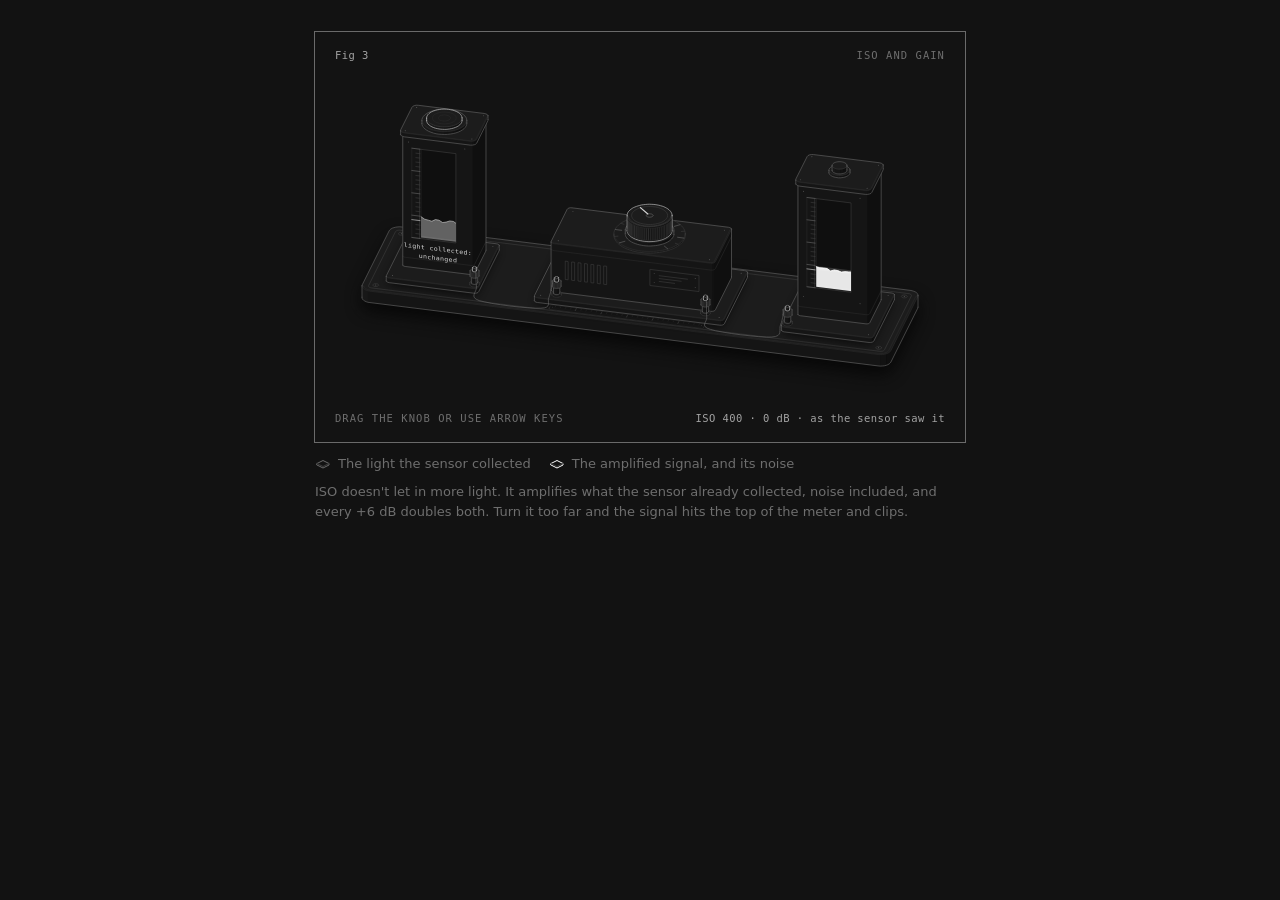
<file: docs/figures/iso.html>
<!doctype html><html lang="en"><head><meta charset="utf-8"><meta name="viewport" content="width=device-width, initial-scale=1"><title>ISO and gain</title><style>
.iso{
  --anatomy-page:#0b0b0b;--anatomy-card:#131313;--anatomy-text:#a3a3a3;--anatomy-strong:#e6e6e6;--anatomy-muted:#6e6e6e;
  --anatomy-paper:#131313;--anatomy-face:#1b1b1b;--anatomy-top:#1c1c1c;
  --anatomy-shade-0:#0f0f0f;--anatomy-shade-1:#121212;--anatomy-shade-2:#151515;--anatomy-shade-3:#181818;
  --anatomy-lit-top:#262626;--anatomy-lit-shade:#1d1d1d;
  --anatomy-hi:#d4d4d4;--anatomy-mid:#6a6a6a;--anatomy-lo:#3e3e3e;--anatomy-faint:#2a2a2a;--anatomy-lit:#ffffff;
  --anatomy-halo:#050505;--anatomy-halo-opacity:.9;--anatomy-dot:#e6e6e6;
  --anatomy-red:#ff6b6b;--anatomy-green:#6be0a0;--anatomy-blue:#6b9bff;
  --anatomy-weight:.6px;--anatomy-ease:cubic-bezier(.32,.72,0,1);
  --anatomy-mono:ui-monospace,"SF Mono",Menlo,Consolas,monospace;
  --anatomy-lift:inset 0 1px 0 0 #ffffff0a,inset 0 0 0 1px #ffffff06,0 0 0 1px #00000026,0 1px 1px -.5px #00000014,0 3px 3px -1.5px #00000014,0 6px 6px -3px #00000014,0 12px 12px -6px #00000014;
}
.iso[data-theme="light"]{
  --anatomy-page:#f2f2ef;--anatomy-card:#fbfbfa;--anatomy-text:#57575a;--anatomy-strong:#18181a;--anatomy-muted:#8c8c90;
  --anatomy-paper:#fbfbfa;--anatomy-face:#ffffff;--anatomy-top:#ffffff;
  --anatomy-shade-0:#dcdcd9;--anatomy-shade-1:#e5e5e2;--anatomy-shade-2:#ededea;--anatomy-shade-3:#f4f4f1;
  --anatomy-lit-top:#ffffff;--anatomy-lit-shade:#eeeeeb;
  --anatomy-hi:#26262a;--anatomy-mid:#8a8a8f;--anatomy-lo:#b4b4b8;--anatomy-faint:#d4d4d6;--anatomy-lit:#000000;
  --anatomy-halo:#8a8a80;--anatomy-halo-opacity:.32;--anatomy-dot:#3a3a3e;
  --anatomy-red:#e5484d;--anatomy-green:#30a46c;--anatomy-blue:#3e63dd;
  --anatomy-lift:inset 0 1px 0 0 #ffffff,0 0 0 1px #0000000f,0 1px 1px -.5px #0000000a,0 3px 3px -1.5px #0000000a,0 6px 6px -3px #0000000a,0 12px 12px -6px #0000000a;
}
.iso-svg{display:block;width:100%;height:auto;overflow:visible}
.iso-svg path,.iso-svg circle{vector-effect:non-scaling-stroke}
.iso-fill{fill:var(--anatomy-paper);stroke:none}
.iso-solid[data-lit]>.iso-fill{fill:var(--anatomy-face)}
.iso-shade,.iso-top{stroke:none}
.iso-shade[data-shade="0"]{fill:var(--anatomy-shade-0)}
.iso-shade[data-shade="1"]{fill:var(--anatomy-shade-1)}
.iso-shade[data-shade="2"]{fill:var(--anatomy-shade-2)}
.iso-shade[data-shade="3"]{fill:var(--anatomy-shade-3)}
.iso-top{fill:var(--anatomy-top)}
.iso-solid[data-lit]>.iso-top{fill:var(--anatomy-lit-top)}
.iso-solid[data-lit]>.iso-shade{fill:var(--anatomy-lit-shade)}
.iso-solid[data-seamless]>.iso-shade,.iso-solid[data-seamless]>.iso-top{stroke-width:.4;stroke-linejoin:round}
.iso-solid[data-seamless]>.iso-shade[data-shade="0"]{stroke:var(--anatomy-shade-0)}
.iso-solid[data-seamless]>.iso-shade[data-shade="1"]{stroke:var(--anatomy-shade-1)}
.iso-solid[data-seamless]>.iso-shade[data-shade="2"]{stroke:var(--anatomy-shade-2)}
.iso-solid[data-seamless]>.iso-shade[data-shade="3"]{stroke:var(--anatomy-shade-3)}
.iso-solid[data-seamless]>.iso-top{stroke:var(--anatomy-top)}
.iso-solid[data-seamless][data-lit]>.iso-top{stroke:var(--anatomy-lit-top)}
.iso-solid[data-seamless][data-lit]>.iso-shade{stroke:var(--anatomy-lit-shade)}
.iso-solid[data-lit]>.iso-edge{stroke:var(--anatomy-lit)}
.iso-halo{fill:var(--anatomy-halo);stroke:none;filter:blur(9px);opacity:var(--anatomy-halo-opacity);transform:translateY(3px)}
.iso-line{fill:none;stroke:var(--anatomy-lo);stroke-width:var(--anatomy-weight);stroke-linecap:round;stroke-linejoin:round}
.iso-line[data-tone="hi"]{stroke:var(--anatomy-hi)}
.iso-line[data-tone="mid"]{stroke:var(--anatomy-mid)}
.iso-line[data-tone="lo"]{stroke:var(--anatomy-lo)}
.iso-line[data-tone="faint"]{stroke:var(--anatomy-faint)}
.iso-line[data-tone="lit"]{stroke:var(--anatomy-lit)}
.iso-line[data-tone="red"]{stroke:var(--anatomy-red)}
.iso-line[data-tone="green"]{stroke:var(--anatomy-green)}
.iso-line[data-tone="blue"]{stroke:var(--anatomy-blue)}
.iso-line[data-dotted]{stroke-dasharray:.01 3.5;stroke-width:1}
.iso-line[data-dashed]{stroke-dasharray:3 3}
.iso-line[data-flow]{stroke-dasharray:2 6}
.iso-wire-end{fill:var(--anatomy-paper);stroke:var(--anatomy-lo);stroke-width:var(--anatomy-weight)}
.iso-wire[data-tone="hi"] .iso-wire-end{stroke:var(--anatomy-hi)}
.iso-wire[data-tone="mid"] .iso-wire-end{stroke:var(--anatomy-mid)}
.iso-wire[data-tone="faint"] .iso-wire-end{stroke:var(--anatomy-faint)}
.iso-wire[data-tone="lit"] .iso-wire-end{stroke:var(--anatomy-lit)}
.iso-dots circle{fill:var(--anatomy-dot);stroke:none;opacity:.32}
.iso-dots[data-tone="hi"] circle{opacity:.85}
.iso-dots[data-tone="mid"] circle{opacity:.45}
.iso-dots[data-tone="lo"] circle{opacity:.22}
.iso-dots[data-tone="faint"] circle{opacity:.12}
.iso-face-text{fill:var(--anatomy-mid);font-family:var(--anatomy-mono);letter-spacing:.04em}
.iso-face-text[data-tone="hi"]{fill:var(--anatomy-hi)}
.iso-face-text[data-tone="lo"]{fill:var(--anatomy-lo)}
.iso-face-text[data-tone="faint"]{fill:var(--anatomy-faint)}
.tb-body{fill:var(--anatomy-shade-2);stroke:none}
.tb-shine{fill:var(--anatomy-top);stroke:none}
.tb-shade{fill:var(--anatomy-shade-0);stroke:none}
.tb-ring{fill:none;stroke:var(--anatomy-lo);stroke-width:.45;stroke-linecap:butt;stroke-linejoin:round}
.tb-ring[data-tone="mid"]{stroke:var(--anatomy-mid)}
.tb-ring[data-tone="faint"]{stroke:var(--anatomy-faint)}
.tb-ring[data-tone="hi"]{stroke:var(--anatomy-hi)}
@keyframes iso-flow{to{stroke-dashoffset:-32}}
@keyframes iso-pulse{0%,100%{opacity:.18}12%{opacity:1}40%{opacity:.18}}
.iso-line[data-flow]{animation:iso-flow 1600ms linear infinite}
.iso-dots circle[data-pulse]{animation:iso-pulse 1600ms steps(1,end) infinite;animation-delay:var(--pulse-at,0ms)}
.iso-figure{margin:32px 0 36px}
.iso-plate{position:relative;padding:52px 24px;border-radius:0;background:var(--anatomy-card);box-shadow:0 0 0 1px var(--anatomy-mid);--anatomy-paper:var(--anatomy-card)}
.iso-plate-corners{position:absolute;inset:18px 20px;pointer-events:none}
.iso-plate-corner{position:absolute;color:var(--anatomy-muted);font-family:var(--anatomy-mono);font-size:10.5px;line-height:1;letter-spacing:.04em;white-space:nowrap}
.iso-plate-corner[data-corner="fig"]{top:0;left:0;color:var(--anatomy-text)}
.iso-plate-corner[data-corner="title"]{top:0;right:0;text-transform:uppercase;letter-spacing:.1em}
.iso-plate-corner[data-corner="hint"]{bottom:0;left:0;text-transform:uppercase;letter-spacing:.1em}
.iso-plate-corner[data-corner="readout"]{right:0;bottom:0;color:var(--anatomy-text);font-variant-numeric:tabular-nums}
.iso-plate .iso-svg{margin:0 auto}
.iso-legend{display:grid;gap:8px;margin-top:12px;color:var(--anatomy-muted);font-size:13px;line-height:1.55}
.iso-keys{display:flex;flex-wrap:wrap;gap:6px 18px}
.iso-key{display:inline-flex;align-items:center;gap:7px}
.iso-swatch{width:16px;height:10px;flex:none;overflow:visible}
.iso-swatch path{fill:none;stroke:var(--anatomy-hi);stroke-width:1;vector-effect:non-scaling-stroke;stroke-linejoin:round;stroke-linecap:round}
.iso-swatch[data-mark="raised"] path,.iso-swatch[data-mark="flat"] path{stroke:var(--anatomy-mid)}
.iso-swatch[data-mark="lit"] path{stroke:var(--anatomy-lit)}
.iso-swatch[data-mark="dim"] path{stroke:var(--anatomy-lo)}
.iso-swatch[data-mark="dotted"] path{stroke-dasharray:.01 3;stroke-width:1.4}
.iso-swatch[data-mark="dashed"] path{stroke-dasharray:3 2.5}
.iso-swatch[data-mark="red"] path{stroke:var(--anatomy-red)}
.iso-swatch[data-mark="green"] path{stroke:var(--anatomy-green)}
.iso-swatch[data-mark="blue"] path{stroke:var(--anatomy-blue)}
.iso-swatch-crease{stroke:var(--anatomy-lo)!important}
@media (max-width:560px){.iso-plate{padding:48px 12px 70px}.iso-plate-corner[data-corner="hint"]{bottom:18px}}
@media (prefers-reduced-motion:reduce){.iso-line[data-flow],.iso-dots circle[data-pulse]{animation:none}}

*{box-sizing:border-box}
html{color-scheme:dark}
body[data-theme="light"]{color-scheme:light}
body{margin:0;background:var(--anatomy-page);color:var(--anatomy-text);font:14px/1.6 ui-sans-serif,system-ui,-apple-system,"Segoe UI",sans-serif;-webkit-font-smoothing:antialiased}
.iso-page{width:min(650px,100% - 32px);margin:64px auto 96px}
</style><style>body{background:transparent}.iso-page{width:min(650px,100% - 4px);margin:2px auto}</style></head><body class="iso" data-theme="dark"><main class="iso-page"><style>
.ig-hole{fill:var(--anatomy-shade-0);stroke:none}
.ig-light{fill:var(--anatomy-hi);opacity:.42;stroke:none}
.ig-signal{fill:var(--anatomy-lit);opacity:.9;stroke:none}
.ig-band{fill:var(--anatomy-lit);opacity:.16;stroke:none}
.iso-stage{touch-action:none;cursor:grab;outline:none;-webkit-user-select:none;user-select:none}
.iso-stage[data-dragging]{cursor:grabbing}
.iso-stage:focus-visible{outline:1px solid var(--anatomy-muted);outline-offset:6px}
@media (max-width:560px){.iso-stage .iso-svg{width:110%;margin:0 -5%}.iso-plate{overflow:hidden}}
</style><figure class="iso-figure"><div class="iso-plate"><div class="iso-plate-corners" aria-hidden="true"><span class="iso-plate-corner" data-corner="fig">Fig 3</span><span class="iso-plate-corner" data-corner="title">ISO and gain</span><span class="iso-plate-corner" data-corner="hint">Drag the knob or use arrow keys</span><span class="iso-plate-corner" data-corner="readout" data-readout>ISO 400 · 0 dB · as the sensor saw it</span></div><div class="iso-stage" tabindex="0" role="slider" aria-label="Gain knob: arrow keys step through ISO 100 to 6400" aria-valuemin="100" aria-valuemax="6400" aria-valuenow="400"><svg xmlns="http://www.w3.org/2000/svg" class="iso-svg" viewBox="0 0 650 330" role="img" aria-label="A bench with three units joined by wires. On the left, one sensor photosite drawn as a well with a window, holding a fixed amount of collected light. In the middle, an amplifier with a big gain knob. On the right, a brightness meter. Turning the knob raises or lowers the meter and the jitter of noise on it together, while the light in the well never changes. Past ISO 1600 the meter hits its top and clips."><path class="iso-halo" d="M24.8 224L25.1 222.9L54.1 164.8L54.9 163.7L56 162.7L57.5 161.9L59.3 161.2L61.3 160.8L63.5 160.5L65.8 160.4L68 160.6L616.6 229L618.7 229.4L620.6 229.9L622.3 230.7L623.6 231.6L624.6 232.6L625.1 233.7L625.2 234.8L625.2 247.2L624.9 248.3L595.9 306.5L595.1 307.5L594 308.5L592.5 309.3L590.7 310L588.7 310.5L586.5 310.7L584.2 310.8L582 310.6L33.4 242.2L31.3 241.9L29.4 241.3L27.7 240.5L26.4 239.6L25.4 238.6L24.9 237.5L24.8 236.4Z"/><g class="iso-solid"><path class="iso-fill" d="M70.4 190.3L70.8 189L71.7 187.8L73.1 186.7L74.9 185.8L77.1 185.2L79.5 184.8L82.1 184.7L84.6 184.8L87 185.3L89.1 186L90.9 186.9L92.2 188L93 189.2L93.3 190.5L93.3 192.5L92.9 193.7L92 194.9L90.6 196L88.8 196.9L86.6 197.5L84.2 197.9L81.6 198.1L79.1 197.9L76.7 197.4L74.5 196.7L72.8 195.8L71.5 194.7L70.7 193.5L70.4 192.2Z"/><path class="iso-shade" data-shade="0" d="M92.9 193.7L92 194.9L92 192.9L92.9 191.7ZM92 194.9L90.6 196L90.6 194L92 192.9ZM90.6 196L88.8 196.9L88.8 194.9L90.6 194ZM88.8 196.9L86.6 197.5L86.6 195.6L88.8 194.9ZM93.3 192.5L92.9 193.7L92.9 191.7L93.3 190.5Z"/><path class="iso-shade" data-shade="1" d="M86.6 197.5L84.2 197.9L84.2 196L86.6 195.6ZM84.2 197.9L81.6 198.1L81.6 196.1L84.2 196Z"/><path class="iso-shade" data-shade="2" d="M81.6 198.1L79.1 197.9L79.1 195.9L81.6 196.1ZM79.1 197.9L76.7 197.4L76.7 195.5L79.1 195.9Z"/><path class="iso-shade" data-shade="3" d="M76.7 197.4L74.5 196.7L74.5 194.8L76.7 195.5ZM74.5 196.7L72.8 195.8L72.8 193.8L74.5 194.8ZM72.8 195.8L71.5 194.7L71.5 192.7L72.8 193.8ZM71.5 194.7L70.7 193.5L70.7 191.5L71.5 192.7ZM70.7 193.5L70.4 192.2L70.4 190.3L70.7 191.5Z"/><path class="iso-top" d="M92.9 191.7L92 192.9L90.6 194L88.8 194.9L86.6 195.6L84.2 196L81.6 196.1L79.1 195.9L76.7 195.5L74.5 194.8L72.8 193.8L71.5 192.7L70.7 191.5L70.4 190.3L70.8 189L71.7 187.8L73.1 186.7L74.9 185.8L77.1 185.2L79.5 184.8L82.1 184.7L84.6 184.8L87 185.3L89.1 186L90.9 186.9L92.2 188L93 189.2L93.3 190.5Z"/><path class="iso-line iso-crease" data-tone="faint" d="M93.3 190.5L92.9 191.7L92 192.9L90.6 194L88.8 194.9L86.6 195.6L84.2 196L81.6 196.1L79.1 195.9L76.7 195.5L74.5 194.8L72.8 193.8L71.5 192.7L70.7 191.5L70.4 190.3"/><path class="iso-line iso-edge" data-tone="lo" d="M70.4 190.3L70.8 189L71.7 187.8L73.1 186.7L74.9 185.8L77.1 185.2L79.5 184.8L82.1 184.7L84.6 184.8L87 185.3L89.1 186L90.9 186.9L92.2 188L93 189.2L93.3 190.5M93.3 192.5L92.9 193.7L92 194.9L90.6 196L88.8 196.9L86.6 197.5L84.2 197.9L81.6 198.1L79.1 197.9L76.7 197.4L74.5 196.7L72.8 195.8L71.5 194.7L70.7 193.5L70.4 192.2M70.4 190.3L70.4 192.2M93.3 190.5L93.3 192.5"/></g><g class="iso-solid"><path class="iso-fill" d="M73.3 186.1L73.5 185.1L74.2 184.2L75.3 183.4L76.6 182.8L78.3 182.3L80.1 182L82 181.9L83.9 182L85.7 182.3L87.3 182.9L88.6 183.6L89.6 184.4L90.2 185.3L90.4 186.2L90.4 190.5L90.2 191.4L89.5 192.3L88.4 193.1L87 193.8L85.4 194.3L83.6 194.6L81.7 194.7L79.8 194.5L78 194.2L76.4 193.7L75 193L74.1 192.1L73.5 191.2L73.3 190.3Z"/><path class="iso-shade" data-shade="0" d="M90.2 191.4L89.5 192.3L89.5 188.1L90.2 187.2ZM89.5 192.3L88.4 193.1L88.4 188.9L89.5 188.1ZM88.4 193.1L87 193.8L87 189.6L88.4 188.9ZM87 193.8L85.4 194.3L85.4 190.1L87 189.6ZM90.4 190.5L90.2 191.4L90.2 187.2L90.4 186.2Z"/><path class="iso-shade" data-shade="1" d="M85.4 194.3L83.6 194.6L83.6 190.4L85.4 190.1ZM83.6 194.6L81.7 194.7L81.7 190.4L83.6 190.4Z"/><path class="iso-shade" data-shade="2" d="M81.7 194.7L79.8 194.5L79.8 190.3L81.7 190.4ZM79.8 194.5L78 194.2L78 190L79.8 190.3Z"/><path class="iso-shade" data-shade="3" d="M78 194.2L76.4 193.7L76.4 189.5L78 190ZM76.4 193.7L75 193L75 188.8L76.4 189.5ZM75 193L74.1 192.1L74.1 187.9L75 188.8ZM74.1 192.1L73.5 191.2L73.5 187L74.1 187.9ZM73.5 191.2L73.3 190.3L73.3 186.1L73.5 187Z"/><path class="iso-top" d="M90.2 187.2L89.5 188.1L88.4 188.9L87 189.6L85.4 190.1L83.6 190.4L81.7 190.4L79.8 190.3L78 190L76.4 189.5L75 188.8L74.1 187.9L73.5 187L73.3 186.1L73.5 185.1L74.2 184.2L75.3 183.4L76.6 182.8L78.3 182.3L80.1 182L82 181.9L83.9 182L85.7 182.3L87.3 182.9L88.6 183.6L89.6 184.4L90.2 185.3L90.4 186.2Z"/><path class="iso-line iso-crease" data-tone="faint" d="M90.4 186.2L90.2 187.2L89.5 188.1L88.4 188.9L87 189.6L85.4 190.1L83.6 190.4L81.7 190.4L79.8 190.3L78 190L76.4 189.5L75 188.8L74.1 187.9L73.5 187L73.3 186.1"/><path class="iso-line iso-edge" data-tone="mid" d="M73.3 186.1L73.5 185.1L74.2 184.2L75.3 183.4L76.6 182.8L78.3 182.3L80.1 182L82 181.9L83.9 182L85.7 182.3L87.3 182.9L88.6 183.6L89.6 184.4L90.2 185.3L90.4 186.2M90.4 190.5L90.2 191.4L89.5 192.3L88.4 193.1L87 193.8L85.4 194.3L83.6 194.6L81.7 194.7L79.8 194.5L78 194.2L76.4 193.7L75 193L74.1 192.1L73.5 191.2L73.3 190.3M73.3 186.1L73.3 190.3M90.4 186.2L90.4 190.5"/></g><g class="iso-solid"><path class="iso-fill" d="M52.5 226.3L52.8 225L53.7 223.8L55.1 222.7L56.9 221.9L59.1 221.2L61.6 220.8L64.1 220.7L66.6 220.8L69 221.3L71.2 222L73 222.9L74.3 224L75.1 225.2L75.3 226.5L75.3 228.5L75 229.7L74.1 230.9L72.7 232L70.8 232.9L68.6 233.6L66.2 234L63.7 234.1L61.1 233.9L58.7 233.5L56.6 232.8L54.8 231.8L53.5 230.7L52.7 229.5L52.5 228.3Z"/><path class="iso-shade" data-shade="0" d="M75 229.7L74.1 230.9L74.1 229L75 227.8ZM74.1 230.9L72.7 232L72.7 230L74.1 229ZM72.7 232L70.8 232.9L70.8 230.9L72.7 230ZM70.8 232.9L68.6 233.6L68.6 231.6L70.8 230.9ZM75.3 228.5L75 229.7L75 227.8L75.3 226.5Z"/><path class="iso-shade" data-shade="1" d="M68.6 233.6L66.2 234L66.2 232L68.6 231.6ZM66.2 234L63.7 234.1L63.7 232.1L66.2 232Z"/><path class="iso-shade" data-shade="2" d="M63.7 234.1L61.1 233.9L61.1 231.9L63.7 232.1ZM61.1 233.9L58.7 233.5L58.7 231.5L61.1 231.9Z"/><path class="iso-shade" data-shade="3" d="M58.7 233.5L56.6 232.8L56.6 230.8L58.7 231.5ZM56.6 232.8L54.8 231.8L54.8 229.9L56.6 230.8ZM54.8 231.8L53.5 230.7L53.5 228.8L54.8 229.9ZM53.5 230.7L52.7 229.5L52.7 227.5L53.5 228.8ZM52.7 229.5L52.5 228.3L52.5 226.3L52.7 227.5Z"/><path class="iso-top" d="M75 227.8L74.1 229L72.7 230L70.8 230.9L68.6 231.6L66.2 232L63.7 232.1L61.1 231.9L58.7 231.5L56.6 230.8L54.8 229.9L53.5 228.8L52.7 227.5L52.5 226.3L52.8 225L53.7 223.8L55.1 222.7L56.9 221.9L59.1 221.2L61.6 220.8L64.1 220.7L66.6 220.8L69 221.3L71.2 222L73 222.9L74.3 224L75.1 225.2L75.3 226.5Z"/><path class="iso-line iso-crease" data-tone="faint" d="M75.3 226.5L75 227.8L74.1 229L72.7 230L70.8 230.9L68.6 231.6L66.2 232L63.7 232.1L61.1 231.9L58.7 231.5L56.6 230.8L54.8 229.9L53.5 228.8L52.7 227.5L52.5 226.3"/><path class="iso-line iso-edge" data-tone="lo" d="M52.5 226.3L52.8 225L53.7 223.8L55.1 222.7L56.9 221.9L59.1 221.2L61.6 220.8L64.1 220.7L66.6 220.8L69 221.3L71.2 222L73 222.9L74.3 224L75.1 225.2L75.3 226.5M75.3 228.5L75 229.7L74.1 230.9L72.7 232L70.8 232.9L68.6 233.6L66.2 234L63.7 234.1L61.1 233.9L58.7 233.5L56.6 232.8L54.8 231.8L53.5 230.7L52.7 229.5L52.5 228.3M52.5 226.3L52.5 228.3M75.3 226.5L75.3 228.5"/></g><g class="iso-solid"><path class="iso-fill" d="M55.3 222.1L55.6 221.1L56.2 220.2L57.3 219.4L58.7 218.8L60.3 218.3L62.1 218L64.1 217.9L66 218L67.8 218.4L69.4 218.9L70.7 219.6L71.7 220.4L72.3 221.3L72.4 222.3L72.4 226.5L72.2 227.4L71.5 228.3L70.5 229.1L69.1 229.8L67.4 230.3L65.6 230.6L63.7 230.7L61.8 230.5L60 230.2L58.4 229.7L57.1 229L56.1 228.2L55.5 227.3L55.3 226.3Z"/><path class="iso-shade" data-shade="0" d="M72.2 227.4L71.5 228.3L71.5 224.1L72.2 223.2ZM71.5 228.3L70.5 229.1L70.5 224.9L71.5 224.1ZM70.5 229.1L69.1 229.8L69.1 225.6L70.5 224.9ZM69.1 229.8L67.4 230.3L67.4 226.1L69.1 225.6ZM72.4 226.5L72.2 227.4L72.2 223.2L72.4 222.3Z"/><path class="iso-shade" data-shade="1" d="M67.4 230.3L65.6 230.6L65.6 226.4L67.4 226.1ZM65.6 230.6L63.7 230.7L63.7 226.5L65.6 226.4Z"/><path class="iso-shade" data-shade="2" d="M63.7 230.7L61.8 230.5L61.8 226.3L63.7 226.5ZM61.8 230.5L60 230.2L60 226L61.8 226.3Z"/><path class="iso-shade" data-shade="3" d="M60 230.2L58.4 229.7L58.4 225.5L60 226ZM58.4 229.7L57.1 229L57.1 224.8L58.4 225.5ZM57.1 229L56.1 228.2L56.1 224L57.1 224.8ZM56.1 228.2L55.5 227.3L55.5 223.1L56.1 224ZM55.5 227.3L55.3 226.3L55.3 222.1L55.5 223.1Z"/><path class="iso-top" d="M72.2 223.2L71.5 224.1L70.5 224.9L69.1 225.6L67.4 226.1L65.6 226.4L63.7 226.5L61.8 226.3L60 226L58.4 225.5L57.1 224.8L56.1 224L55.5 223.1L55.3 222.1L55.6 221.1L56.2 220.2L57.3 219.4L58.7 218.8L60.3 218.3L62.1 218L64.1 217.9L66 218L67.8 218.4L69.4 218.9L70.7 219.6L71.7 220.4L72.3 221.3L72.4 222.3Z"/><path class="iso-line iso-crease" data-tone="faint" d="M72.4 222.3L72.2 223.2L71.5 224.1L70.5 224.9L69.1 225.6L67.4 226.1L65.6 226.4L63.7 226.5L61.8 226.3L60 226L58.4 225.5L57.1 224.8L56.1 224L55.5 223.1L55.3 222.1"/><path class="iso-line iso-edge" data-tone="mid" d="M55.3 222.1L55.6 221.1L56.2 220.2L57.3 219.4L58.7 218.8L60.3 218.3L62.1 218L64.1 217.9L66 218L67.8 218.4L69.4 218.9L70.7 219.6L71.7 220.4L72.3 221.3L72.4 222.3M72.4 226.5L72.2 227.4L71.5 228.3L70.5 229.1L69.1 229.8L67.4 230.3L65.6 230.6L63.7 230.7L61.8 230.5L60 230.2L58.4 229.7L57.1 229L56.1 228.2L55.5 227.3L55.3 226.3M55.3 222.1L55.3 226.3M72.4 222.3L72.4 226.5"/></g><g class="iso-solid"><path class="iso-fill" d="M574.7 253.1L575 251.9L575.9 250.7L577.3 249.6L579.2 248.7L581.4 248L583.8 247.6L586.3 247.5L588.9 247.7L591.3 248.1L593.4 248.8L595.2 249.8L596.5 250.9L597.3 252.1L597.5 253.3L597.5 255.3L597.2 256.6L596.3 257.8L594.9 258.9L593.1 259.7L590.9 260.4L588.4 260.8L585.9 260.9L583.4 260.8L581 260.3L578.8 259.6L577 258.7L575.7 257.6L574.9 256.4L574.7 255.1Z"/><path class="iso-shade" data-shade="0" d="M597.2 256.6L596.3 257.8L596.3 255.8L597.2 254.6ZM596.3 257.8L594.9 258.9L594.9 256.9L596.3 255.8ZM594.9 258.9L593.1 259.7L593.1 257.8L594.9 256.9ZM593.1 259.7L590.9 260.4L590.9 258.4L593.1 257.8ZM597.5 255.3L597.2 256.6L597.2 254.6L597.5 253.3Z"/><path class="iso-shade" data-shade="1" d="M590.9 260.4L588.4 260.8L588.4 258.8L590.9 258.4ZM588.4 260.8L585.9 260.9L585.9 258.9L588.4 258.8Z"/><path class="iso-shade" data-shade="2" d="M585.9 260.9L583.4 260.8L583.4 258.8L585.9 258.9ZM583.4 260.8L581 260.3L581 258.3L583.4 258.8Z"/><path class="iso-shade" data-shade="3" d="M581 260.3L578.8 259.6L578.8 257.6L581 258.3ZM578.8 259.6L577 258.7L577 256.7L578.8 257.6ZM577 258.7L575.7 257.6L575.7 255.6L577 256.7ZM575.7 257.6L574.9 256.4L574.9 254.4L575.7 255.6ZM574.9 256.4L574.7 255.1L574.7 253.1L574.9 254.4Z"/><path class="iso-top" d="M597.2 254.6L596.3 255.8L594.9 256.9L593.1 257.8L590.9 258.4L588.4 258.8L585.9 258.9L583.4 258.8L581 258.3L578.8 257.6L577 256.7L575.7 255.6L574.9 254.4L574.7 253.1L575 251.9L575.9 250.7L577.3 249.6L579.2 248.7L581.4 248L583.8 247.6L586.3 247.5L588.9 247.7L591.3 248.1L593.4 248.8L595.2 249.8L596.5 250.9L597.3 252.1L597.5 253.3Z"/><path class="iso-line iso-crease" data-tone="faint" d="M597.5 253.3L597.2 254.6L596.3 255.8L594.9 256.9L593.1 257.8L590.9 258.4L588.4 258.8L585.9 258.9L583.4 258.8L581 258.3L578.8 257.6L577 256.7L575.7 255.6L574.9 254.4L574.7 253.1"/><path class="iso-line iso-edge" data-tone="lo" d="M574.7 253.1L575 251.9L575.9 250.7L577.3 249.6L579.2 248.7L581.4 248L583.8 247.6L586.3 247.5L588.9 247.7L591.3 248.1L593.4 248.8L595.2 249.8L596.5 250.9L597.3 252.1L597.5 253.3M597.5 255.3L597.2 256.6L596.3 257.8L594.9 258.9L593.1 259.7L590.9 260.4L588.4 260.8L585.9 260.9L583.4 260.8L581 260.3L578.8 259.6L577 258.7L575.7 257.6L574.9 256.4L574.7 255.1M574.7 253.1L574.7 255.1M597.5 253.3L597.5 255.3"/></g><g class="iso-solid"><path class="iso-fill" d="M577.6 248.9L577.8 248L578.5 247.1L579.5 246.3L580.9 245.6L582.6 245.1L584.4 244.8L586.3 244.7L588.2 244.9L590 245.2L591.6 245.7L592.9 246.4L593.9 247.2L594.5 248.2L594.7 249.1L594.7 253.3L594.4 254.3L593.8 255.2L592.7 256L591.3 256.6L589.7 257.1L587.9 257.4L585.9 257.5L584 257.4L582.2 257.1L580.6 256.5L579.3 255.8L578.3 255L577.7 254.1L577.6 253.1Z"/><path class="iso-shade" data-shade="0" d="M594.4 254.3L593.8 255.2L593.8 251L594.4 250.1ZM593.8 255.2L592.7 256L592.7 251.8L593.8 251ZM592.7 256L591.3 256.6L591.3 252.4L592.7 251.8ZM591.3 256.6L589.7 257.1L589.7 252.9L591.3 252.4ZM594.7 253.3L594.4 254.3L594.4 250.1L594.7 249.1Z"/><path class="iso-shade" data-shade="1" d="M589.7 257.1L587.9 257.4L587.9 253.2L589.7 252.9ZM587.9 257.4L585.9 257.5L585.9 253.3L587.9 253.2Z"/><path class="iso-shade" data-shade="2" d="M585.9 257.5L584 257.4L584 253.2L585.9 253.3ZM584 257.4L582.2 257.1L582.2 252.8L584 253.2Z"/><path class="iso-shade" data-shade="3" d="M582.2 257.1L580.6 256.5L580.6 252.3L582.2 252.8ZM580.6 256.5L579.3 255.8L579.3 251.6L580.6 252.3ZM579.3 255.8L578.3 255L578.3 250.8L579.3 251.6ZM578.3 255L577.7 254.1L577.7 249.9L578.3 250.8ZM577.7 254.1L577.6 253.1L577.6 248.9L577.7 249.9Z"/><path class="iso-top" d="M594.4 250.1L593.8 251L592.7 251.8L591.3 252.4L589.7 252.9L587.9 253.2L585.9 253.3L584 253.2L582.2 252.8L580.6 252.3L579.3 251.6L578.3 250.8L577.7 249.9L577.6 248.9L577.8 248L578.5 247.1L579.5 246.3L580.9 245.6L582.6 245.1L584.4 244.8L586.3 244.7L588.2 244.9L590 245.2L591.6 245.7L592.9 246.4L593.9 247.2L594.5 248.2L594.7 249.1Z"/><path class="iso-line iso-crease" data-tone="faint" d="M594.7 249.1L594.4 250.1L593.8 251L592.7 251.8L591.3 252.4L589.7 252.9L587.9 253.2L585.9 253.3L584 253.2L582.2 252.8L580.6 252.3L579.3 251.6L578.3 250.8L577.7 249.9L577.6 248.9"/><path class="iso-line iso-edge" data-tone="mid" d="M577.6 248.9L577.8 248L578.5 247.1L579.5 246.3L580.9 245.6L582.6 245.1L584.4 244.8L586.3 244.7L588.2 244.9L590 245.2L591.6 245.7L592.9 246.4L593.9 247.2L594.5 248.2L594.7 249.1M594.7 253.3L594.4 254.3L593.8 255.2L592.7 256L591.3 256.6L589.7 257.1L587.9 257.4L585.9 257.5L584 257.4L582.2 257.1L580.6 256.5L579.3 255.8L578.3 255L577.7 254.1L577.6 253.1M577.6 248.9L577.6 253.1M594.7 249.1L594.7 253.3"/></g><g class="iso-solid"><path class="iso-fill" d="M556.7 289.1L557.1 287.9L558 286.7L559.4 285.6L561.2 284.7L563.4 284.1L565.8 283.7L568.4 283.5L570.9 283.7L573.3 284.2L575.5 284.9L577.2 285.8L578.5 286.9L579.3 288.1L579.6 289.4L579.6 291.3L579.2 292.6L578.3 293.8L576.9 294.9L575.1 295.8L572.9 296.4L570.5 296.8L567.9 296.9L565.4 296.8L563 296.3L560.9 295.6L559.1 294.7L557.8 293.6L557 292.4L556.7 291.1Z"/><path class="iso-shade" data-shade="0" d="M579.2 292.6L578.3 293.8L578.3 291.8L579.2 290.6ZM578.3 293.8L576.9 294.9L576.9 292.9L578.3 291.8ZM576.9 294.9L575.1 295.8L575.1 293.8L576.9 292.9ZM575.1 295.8L572.9 296.4L572.9 294.4L575.1 293.8ZM579.6 291.3L579.2 292.6L579.2 290.6L579.6 289.4Z"/><path class="iso-shade" data-shade="1" d="M572.9 296.4L570.5 296.8L570.5 294.8L572.9 294.4ZM570.5 296.8L567.9 296.9L567.9 295L570.5 294.8Z"/><path class="iso-shade" data-shade="2" d="M567.9 296.9L565.4 296.8L565.4 294.8L567.9 295ZM565.4 296.8L563 296.3L563 294.3L565.4 294.8Z"/><path class="iso-shade" data-shade="3" d="M563 296.3L560.9 295.6L560.9 293.6L563 294.3ZM560.9 295.6L559.1 294.7L559.1 292.7L560.9 293.6ZM559.1 294.7L557.8 293.6L557.8 291.6L559.1 292.7ZM557.8 293.6L557 292.4L557 290.4L557.8 291.6ZM557 292.4L556.7 291.1L556.7 289.1L557 290.4Z"/><path class="iso-top" d="M579.2 290.6L578.3 291.8L576.9 292.9L575.1 293.8L572.9 294.4L570.5 294.8L567.9 295L565.4 294.8L563 294.3L560.9 293.6L559.1 292.7L557.8 291.6L557 290.4L556.7 289.1L557.1 287.9L558 286.7L559.4 285.6L561.2 284.7L563.4 284.1L565.8 283.7L568.4 283.5L570.9 283.7L573.3 284.2L575.5 284.9L577.2 285.8L578.5 286.9L579.3 288.1L579.6 289.4Z"/><path class="iso-line iso-crease" data-tone="faint" d="M579.6 289.4L579.2 290.6L578.3 291.8L576.9 292.9L575.1 293.8L572.9 294.4L570.5 294.8L567.9 295L565.4 294.8L563 294.3L560.9 293.6L559.1 292.7L557.8 291.6L557 290.4L556.7 289.1"/><path class="iso-line iso-edge" data-tone="lo" d="M556.7 289.1L557.1 287.9L558 286.7L559.4 285.6L561.2 284.7L563.4 284.1L565.8 283.7L568.4 283.5L570.9 283.7L573.3 284.2L575.5 284.9L577.2 285.8L578.5 286.9L579.3 288.1L579.6 289.4M579.6 291.3L579.2 292.6L578.3 293.8L576.9 294.9L575.1 295.8L572.9 296.4L570.5 296.8L567.9 296.9L565.4 296.8L563 296.3L560.9 295.6L559.1 294.7L557.8 293.6L557 292.4L556.7 291.1M556.7 289.1L556.7 291.1M579.6 289.4L579.6 291.3"/></g><g class="iso-solid"><path class="iso-fill" d="M559.6 285L559.8 284L560.5 283.1L561.6 282.3L563 281.6L564.6 281.2L566.4 280.9L568.3 280.8L570.2 280.9L572 281.2L573.6 281.8L575 282.4L575.9 283.3L576.5 284.2L576.7 285.1L576.7 289.3L576.5 290.3L575.8 291.2L574.7 292L573.4 292.7L571.7 293.1L569.9 293.4L568 293.5L566.1 293.4L564.3 293.1L562.7 292.5L561.4 291.9L560.4 291L559.8 290.1L559.6 289.2Z"/><path class="iso-shade" data-shade="0" d="M576.5 290.3L575.8 291.2L575.8 287L576.5 286.1ZM575.8 291.2L574.7 292L574.7 287.8L575.8 287ZM574.7 292L573.4 292.7L573.4 288.4L574.7 287.8ZM573.4 292.7L571.7 293.1L571.7 288.9L573.4 288.4ZM576.7 289.3L576.5 290.3L576.5 286.1L576.7 285.1Z"/><path class="iso-shade" data-shade="1" d="M571.7 293.1L569.9 293.4L569.9 289.2L571.7 288.9ZM569.9 293.4L568 293.5L568 289.3L569.9 289.2Z"/><path class="iso-shade" data-shade="2" d="M568 293.5L566.1 293.4L566.1 289.2L568 289.3ZM566.1 293.4L564.3 293.1L564.3 288.9L566.1 289.2Z"/><path class="iso-shade" data-shade="3" d="M564.3 293.1L562.7 292.5L562.7 288.3L564.3 288.9ZM562.7 292.5L561.4 291.9L561.4 287.7L562.7 288.3ZM561.4 291.9L560.4 291L560.4 286.8L561.4 287.7ZM560.4 291L559.8 290.1L559.8 285.9L560.4 286.8ZM559.8 290.1L559.6 289.2L559.6 285L559.8 285.9Z"/><path class="iso-top" d="M576.5 286.1L575.8 287L574.7 287.8L573.4 288.4L571.7 288.9L569.9 289.2L568 289.3L566.1 289.2L564.3 288.9L562.7 288.3L561.4 287.7L560.4 286.8L559.8 285.9L559.6 285L559.8 284L560.5 283.1L561.6 282.3L563 281.6L564.6 281.2L566.4 280.9L568.3 280.8L570.2 280.9L572 281.2L573.6 281.8L575 282.4L575.9 283.3L576.5 284.2L576.7 285.1Z"/><path class="iso-line iso-crease" data-tone="faint" d="M576.7 285.1L576.5 286.1L575.8 287L574.7 287.8L573.4 288.4L571.7 288.9L569.9 289.2L568 289.3L566.1 289.2L564.3 288.9L562.7 288.3L561.4 287.7L560.4 286.8L559.8 285.9L559.6 285"/><path class="iso-line iso-edge" data-tone="mid" d="M559.6 285L559.8 284L560.5 283.1L561.6 282.3L563 281.6L564.6 281.2L566.4 280.9L568.3 280.8L570.2 280.9L572 281.2L573.6 281.8L575 282.4L575.9 283.3L576.5 284.2L576.7 285.1M576.7 289.3L576.5 290.3L575.8 291.2L574.7 292L573.4 292.7L571.7 293.1L569.9 293.4L568 293.5L566.1 293.4L564.3 293.1L562.7 292.5L561.4 291.9L560.4 291L559.8 290.1L559.6 289.2M559.6 285L559.6 289.2M576.7 285.1L576.7 289.3"/></g><g class="iso-solid"><path class="iso-fill" d="M24.8 217.9L25.1 216.8L54.1 158.6L54.9 157.5L56 156.6L57.5 155.7L59.3 155.1L61.3 154.6L63.5 154.3L65.8 154.2L68 154.4L616.6 222.8L618.7 223.2L620.6 223.8L622.3 224.5L623.6 225.4L624.6 226.4L625.1 227.5L625.2 228.6L625.2 241L624.9 242.1L595.9 300.3L595.1 301.3L594 302.3L592.5 303.1L590.7 303.8L588.7 304.3L586.5 304.5L584.2 304.6L582 304.4L33.4 236L31.3 235.7L29.4 235.1L27.7 234.3L26.4 233.4L25.4 232.4L24.9 231.3L24.8 230.2Z"/><path class="iso-shade" data-shade="0" d="M625.2 241L624.9 242.1L624.9 229.7L625.2 228.6ZM624.9 242.1L595.9 300.3L595.9 287.9L624.9 229.7ZM595.9 300.3L595.1 301.3L595.1 289L595.9 287.9ZM595.1 301.3L594 302.3L594 289.9L595.1 289ZM594 302.3L592.5 303.1L592.5 290.8L594 289.9ZM592.5 303.1L590.7 303.8L590.7 291.4L592.5 290.8Z"/><path class="iso-shade" data-shade="1" d="M590.7 303.8L588.7 304.3L588.7 291.9L590.7 291.4ZM588.7 304.3L586.5 304.5L586.5 292.2L588.7 291.9ZM586.5 304.5L584.2 304.6L584.2 292.2L586.5 292.2Z"/><path class="iso-shade" data-shade="2" d="M584.2 304.6L582 304.4L582 292.1L584.2 292.2ZM582 304.4L33.4 236L33.4 223.7L582 292.1ZM33.4 236L31.3 235.7L31.3 223.3L33.4 223.7Z"/><path class="iso-shade" data-shade="3" d="M31.3 235.7L29.4 235.1L29.4 222.7L31.3 223.3ZM29.4 235.1L27.7 234.3L27.7 222L29.4 222.7ZM27.7 234.3L26.4 233.4L26.4 221.1L27.7 222ZM26.4 233.4L25.4 232.4L25.4 220.1L26.4 221.1ZM25.4 232.4L24.9 231.3L24.9 219L25.4 220.1ZM24.9 231.3L24.8 230.2L24.8 217.9L24.9 219Z"/><path class="iso-top" d="M616.6 222.8L618.7 223.2L620.6 223.8L622.3 224.5L623.6 225.4L624.6 226.4L625.1 227.5L625.2 228.6L624.9 229.7L595.9 287.9L595.1 289L594 289.9L592.5 290.8L590.7 291.4L588.7 291.9L586.5 292.2L584.2 292.2L582 292.1L33.4 223.7L31.3 223.3L29.4 222.7L27.7 222L26.4 221.1L25.4 220.1L24.9 219L24.8 217.9L25.1 216.8L54.1 158.6L54.9 157.5L56 156.6L57.5 155.7L59.3 155.1L61.3 154.6L63.5 154.3L65.8 154.2L68 154.4Z"/><path class="iso-line iso-crease" data-tone="faint" d="M625.2 228.6L624.9 229.7L595.9 287.9L595.1 289L594 289.9L592.5 290.8L590.7 291.4L588.7 291.9L586.5 292.2L584.2 292.2L582 292.1L33.4 223.7L31.3 223.3L29.4 222.7L27.7 222L26.4 221.1L25.4 220.1L24.9 219L24.8 217.9"/><path class="iso-line iso-bevel" data-tone="faint" d="M625.2 228.6L622.7 229.5L593.7 287.6L593.1 288.5L592.1 289.2L590.9 289.9L589.5 290.4L587.9 290.8L586.1 291L584.4 291.1L582.5 291L34.1 222.6L32.3 222.3L30.8 221.8L29.4 221.2L28.4 220.5L27.6 219.7L27.2 218.8L24.8 217.9"/><path class="iso-line iso-edge" data-tone="mid" d="M24.8 217.9L25.1 216.8L54.1 158.6L54.9 157.5L56 156.6L57.5 155.7L59.3 155.1L61.3 154.6L63.5 154.3L65.8 154.2L68 154.4L616.6 222.8L618.7 223.2L620.6 223.8L622.3 224.5L623.6 225.4L624.6 226.4L625.1 227.5L625.2 228.6M625.2 241L624.9 242.1L595.9 300.3L595.1 301.3L594 302.3L592.5 303.1L590.7 303.8L588.7 304.3L586.5 304.5L584.2 304.6L582 304.4L33.4 236L31.3 235.7L29.4 235.1L27.7 234.3L26.4 233.4L25.4 232.4L24.9 231.3L24.8 230.2M625.2 228.6L625.2 241M24.8 217.9L24.8 230.2"/></g><path class="iso-line" data-tone="lo" d="M614.8 226.3L615.6 226.4L616.4 226.6L617 226.9L617.5 227.2L617.8 227.6L618 228L618.1 228.4L618 228.9L589 287L588.7 287.4L588.2 287.8L587.7 288.1L587 288.4L586.2 288.5L585.4 288.6L584.6 288.7L583.8 288.6L35.2 220.2L34.4 220.1L33.6 219.9L33 219.6L32.5 219.2L32.2 218.9L32 218.5L31.9 218L32 217.6L61 159.4L61.3 159L61.8 158.7L62.3 158.4L63 158.1L63.8 157.9L64.6 157.8L65.4 157.8L66.2 157.9Z"/><path class="iso-line" data-tone="lo" d="M70.3 162.1L69.8 162.6L68.9 163L67.7 163.2L66.5 163.2L65.4 162.9L64.6 162.5L64.2 161.9L64.2 161.3L64.8 160.7L65.7 160.3L66.8 160.1L68 160.2L69.2 160.4L70 160.9L70.4 161.5ZM613.4 229.8L612.9 230.3L612 230.7L610.8 230.9L609.6 230.9L608.5 230.6L607.7 230.2L607.2 229.6L607.3 229L607.8 228.4L608.7 228L609.9 227.8L611.1 227.9L612.2 228.1L613 228.6L613.5 229.2ZM42.7 217.5L42.2 218L41.3 218.4L40.1 218.7L38.9 218.6L37.8 218.4L37 217.9L36.5 217.3L36.6 216.7L37.1 216.2L38 215.8L39.2 215.5L40.4 215.6L41.5 215.8L42.3 216.3L42.8 216.9ZM585.8 285.2L585.2 285.7L584.3 286.1L583.2 286.4L582 286.3L580.8 286.1L580 285.6L579.6 285L579.7 284.4L580.2 283.9L581.1 283.5L582.3 283.2L583.5 283.3L584.6 283.5L585.4 284L585.8 284.6Z"/><g class="iso-dots" data-tone="mid"><circle cx="67.3" cy="161.7" r="0.5"/><circle cx="610.3" cy="229.4" r="0.5"/><circle cx="39.7" cy="217.1" r="0.5"/><circle cx="582.7" cy="284.8" r="0.5"/></g><g class="iso-solid"><path class="iso-fill" d="M227 241.9L228.4 239.2L228.8 238.8L229.4 238.6L230.1 238.6L393.6 259L394.3 259.2L394.6 259.5L394.7 259.9L394.7 260.6L393.3 263.4L392.9 263.7L392.3 263.9L391.5 263.9L228.1 243.5L227.4 243.4L227 243L227 242.7Z"/><path class="iso-shade" data-shade="0" d="M394.7 260.6L393.3 263.4L393.3 262.6L394.7 259.9ZM393.3 263.4L392.9 263.7L392.9 263L393.3 262.6ZM392.9 263.7L392.3 263.9L392.3 263.2L392.9 263Z"/><path class="iso-shade" data-shade="1" d="M392.3 263.9L391.5 263.9L391.5 263.2L392.3 263.2Z"/><path class="iso-shade" data-shade="2" d="M391.5 263.9L228.1 243.5L228.1 242.8L391.5 263.2ZM228.1 243.5L227.4 243.4L227.4 242.6L228.1 242.8Z"/><path class="iso-shade" data-shade="3" d="M227.4 243.4L227 243L227 242.3L227.4 242.6ZM227 243L227 242.7L227 241.9L227 242.3Z"/><path class="iso-top" d="M393.6 259L394.3 259.2L394.6 259.5L394.7 259.9L393.3 262.6L392.9 263L392.3 263.2L391.5 263.2L228.1 242.8L227.4 242.6L227 242.3L227 241.9L228.4 239.2L228.8 238.8L229.4 238.6L230.1 238.6Z"/><path class="iso-line iso-edge" data-tone="lo" d="M227 241.9L228.4 239.2L228.8 238.8L229.4 238.6L230.1 238.6L393.6 259L394.3 259.2L394.6 259.5L394.7 259.9M394.7 260.6L393.3 263.4L392.9 263.7L392.3 263.9L391.5 263.9L228.1 243.5L227.4 243.4L227 243L227 242.7M394.7 259.9L394.7 260.6M227 241.9L227 242.7"/></g><path class="iso-line" data-tone="lo" d="M234.1 239.6L233.5 240.8M239.6 240.3L239 241.5M245.2 240.9L244.5 242.2M250.7 241.6L250.1 242.9M261.8 243L261.2 244.3M267.3 243.7L266.7 245M272.9 244.4L272.3 245.6M278.4 245.1L277.8 246.3M289.5 246.5L288.9 247.7M295 247.2L294.4 248.4M300.6 247.9L300 249.1M306.1 248.5L305.5 249.8M317.2 249.9L316.6 251.2M322.8 250.6L322.1 251.9M328.3 251.3L327.7 252.6M333.8 252L333.2 253.2M344.9 253.4L344.3 254.6M350.5 254.1L349.8 255.3M356 254.8L355.4 256M361.5 255.5L360.9 256.7M372.6 256.8L372 258.1M378.2 257.5L377.5 258.8M383.7 258.2L383.1 259.5M389.2 258.9L388.6 260.2"/><path class="iso-line" data-tone="mid" d="M256.3 242.3L255.1 244.7M284 245.8L282.8 248.1M311.7 249.2L310.5 251.6M339.4 252.7L338.2 255M367.1 256.1L365.9 258.5"/><g class="iso-dots" data-tone="mid"><circle cx="230.5" cy="240.9" r="0.45"/><circle cx="391.2" cy="260.9" r="0.45"/></g><path class="iso-halo" d="M53.8 207.4L53.8 207.3L75.9 163L76 162.8L76.2 162.7L76.4 162.6L76.6 162.5L76.9 162.5L77.1 162.4L77.4 162.4L77.7 162.4L169.1 173.8L169.4 173.9L169.6 174L169.8 174.1L170 174.2L170.1 174.3L170.2 174.4L170.2 174.6L170.2 179.5L170.2 179.7L148 224L148 224.1L147.8 224.2L147.6 224.3L147.4 224.4L147.1 224.5L146.9 224.5L146.6 224.5L146.3 224.5L54.9 213.1L54.6 213.1L54.4 213L54.2 212.9L54 212.8L53.9 212.7L53.8 212.5L53.8 212.4Z" style="filter:blur(5px)"/><g class="iso-solid"><path class="iso-fill" d="M51 207.8L51.1 207L73.2 162.6L73.9 161.9L75.1 161.3L76.7 161L78.4 161.1L169.8 172.5L171.3 172.8L172.4 173.4L173 174.2L173 179.2L172.9 180L150.8 224.3L150.1 225.1L148.9 225.7L147.3 225.9L145.6 225.9L54.2 214.5L52.7 214.1L51.6 213.5L51 212.7Z"/><path class="iso-shade" data-shade="0" d="M173 179.2L172.9 180L172.9 175.1L173 174.2ZM172.9 180L150.8 224.3L150.8 219.4L172.9 175.1ZM150.8 224.3L150.1 225.1L150.1 220.1L150.8 219.4ZM150.1 225.1L148.9 225.7L148.9 220.7L150.1 220.1Z"/><path class="iso-shade" data-shade="1" d="M148.9 225.7L147.3 225.9L147.3 221L148.9 220.7Z"/><path class="iso-shade" data-shade="2" d="M147.3 225.9L145.6 225.9L145.6 220.9L147.3 221ZM145.6 225.9L54.2 214.5L54.2 209.6L145.6 220.9ZM54.2 214.5L52.7 214.1L52.7 209.2L54.2 209.6Z"/><path class="iso-shade" data-shade="3" d="M52.7 214.1L51.6 213.5L51.6 208.6L52.7 209.2ZM51.6 213.5L51 212.7L51 207.8L51.6 208.6Z"/><path class="iso-top" d="M169.8 172.5L171.3 172.8L172.4 173.4L173 174.2L172.9 175.1L150.8 219.4L150.1 220.1L148.9 220.7L147.3 221L145.6 220.9L54.2 209.6L52.7 209.2L51.6 208.6L51 207.8L51.1 207L73.2 162.6L73.9 161.9L75.1 161.3L76.7 161L78.4 161.1Z"/><path class="iso-line iso-crease" data-tone="faint" d="M173 174.2L172.9 175.1L150.8 219.4L150.1 220.1L148.9 220.7L147.3 221L145.6 220.9L54.2 209.6L52.7 209.2L51.6 208.6L51 207.8"/><path class="iso-line iso-bevel" data-tone="faint" d="M173 174.2L172.1 175L150 219.2L149.4 219.9L148.4 220.3L147.2 220.6L145.8 220.5L54.5 209.1L53.2 208.8L52.3 208.4L51 207.8"/><path class="iso-line iso-edge" data-tone="mid" d="M51 207.8L51.1 207L73.2 162.6L73.9 161.9L75.1 161.3L76.7 161L78.4 161.1L169.8 172.5L171.3 172.8L172.4 173.4L173 174.2M173 179.2L172.9 180L150.8 224.3L150.1 225.1L148.9 225.7L147.3 225.9L145.6 225.9L54.2 214.5L52.7 214.1L51.6 213.5L51 212.7M173 174.2L173 179.2M51 207.8L51 212.7"/></g><g class="iso-dots" data-tone="mid"><circle cx="78.9" cy="164.4" r="0.5"/><circle cx="166.2" cy="175.3" r="0.5"/><circle cx="57.8" cy="206.7" r="0.5"/><circle cx="145.1" cy="217.6" r="0.5"/></g><g class="iso-solid"><path class="iso-fill" d="M68.8 54.6L68.9 53.9L81 29.6L81.6 28.9L82.6 28.5L83.8 28.3L85.2 28.3L156.1 37.1L157.3 37.4L158.2 37.9L158.7 38.6L158.7 179.5L158.6 180.2L146.4 204.6L145.9 205.2L144.9 205.6L143.6 205.8L142.3 205.8L71.4 197L70.1 196.7L69.2 196.2L68.8 195.6Z"/><path class="iso-shade" data-shade="0" d="M158.7 179.5L158.6 180.2L158.6 39.2L158.7 38.6ZM158.6 180.2L146.4 204.6L146.4 63.6L158.6 39.2ZM146.4 204.6L145.9 205.2L145.9 64.2L146.4 63.6ZM145.9 205.2L144.9 205.6L144.9 64.7L145.9 64.2Z"/><path class="iso-shade" data-shade="1" d="M144.9 205.6L143.6 205.8L143.6 64.9L144.9 64.7Z"/><path class="iso-shade" data-shade="2" d="M143.6 205.8L142.3 205.8L142.3 64.9L143.6 64.9ZM142.3 205.8L71.4 197L71.4 56L142.3 64.9ZM71.4 197L70.1 196.7L70.1 55.7L71.4 56Z"/><path class="iso-shade" data-shade="3" d="M70.1 196.7L69.2 196.2L69.2 55.2L70.1 55.7ZM69.2 196.2L68.8 195.6L68.8 54.6L69.2 55.2Z"/><path class="iso-top" d="M156.1 37.1L157.3 37.4L158.2 37.9L158.7 38.6L158.6 39.2L146.4 63.6L145.9 64.2L144.9 64.7L143.6 64.9L142.3 64.9L71.4 56L70.1 55.7L69.2 55.2L68.8 54.6L68.9 53.9L81 29.6L81.6 28.9L82.6 28.5L83.8 28.3L85.2 28.3Z"/><path class="iso-line iso-crease" data-tone="faint" d="M158.7 38.6L158.6 39.2L146.4 63.6L145.9 64.2L144.9 64.7L143.6 64.9L142.3 64.9L71.4 56L70.1 55.7L69.2 55.2L68.8 54.6"/><path class="iso-line iso-bevel" data-tone="faint" d="M158.7 38.6L157.5 39.1L145.4 63.4L144.9 63.9L144.3 64.2L143.4 64.3L142.4 64.3L71.7 55.5L70.8 55.3L70.2 54.9L68.8 54.6"/><path class="iso-line" data-tone="faint" d="M158.7 169.6L158.6 170.3L146.4 194.7L145.9 195.3L144.9 195.7L143.6 196L142.3 195.9L71.4 187.1L70.1 186.8L69.2 186.3L68.8 185.7"/><path class="iso-line iso-edge" data-tone="mid" d="M68.8 54.6L68.9 53.9L81 29.6L81.6 28.9L82.6 28.5L83.8 28.3L85.2 28.3L156.1 37.1L157.3 37.4L158.2 37.9L158.7 38.6M158.7 179.5L158.6 180.2L146.4 204.6L145.9 205.2L144.9 205.6L143.6 205.8L142.3 205.8L71.4 197L70.1 196.7L69.2 196.2L68.8 195.6M158.7 38.6L158.7 179.5M68.8 54.6L68.8 195.6"/></g><g class="iso-solid"><path class="iso-fill" d="M66.5 50.6L66.6 49.5L78.8 25.1L79.7 24.1L81.4 23.3L83.5 22.9L85.7 23L156.7 31.8L158.7 32.3L160.2 33.1L160.9 34.2L160.9 38.4L160.8 39.5L148.7 63.9L147.7 64.9L146.1 65.6L144 66L141.7 66L70.8 57.1L68.8 56.6L67.3 55.8L66.5 54.8Z"/><path class="iso-shade" data-shade="0" d="M160.9 38.4L160.8 39.5L160.8 35.3L160.9 34.2ZM160.8 39.5L148.7 63.9L148.7 59.7L160.8 35.3ZM148.7 63.9L147.7 64.9L147.7 60.7L148.7 59.7ZM147.7 64.9L146.1 65.6L146.1 61.4L147.7 60.7Z"/><path class="iso-shade" data-shade="1" d="M146.1 65.6L144 66L144 61.8L146.1 61.4Z"/><path class="iso-shade" data-shade="2" d="M144 66L141.7 66L141.7 61.8L144 61.8ZM141.7 66L70.8 57.1L70.8 52.9L141.7 61.8ZM70.8 57.1L68.8 56.6L68.8 52.4L70.8 52.9Z"/><path class="iso-shade" data-shade="3" d="M68.8 56.6L67.3 55.8L67.3 51.6L68.8 52.4ZM67.3 55.8L66.5 54.8L66.5 50.6L67.3 51.6Z"/><path class="iso-top" d="M156.7 31.8L158.7 32.3L160.2 33.1L160.9 34.2L160.8 35.3L148.7 59.7L147.7 60.7L146.1 61.4L144 61.8L141.7 61.8L70.8 52.9L68.8 52.4L67.3 51.6L66.5 50.6L66.6 49.5L78.8 25.1L79.7 24.1L81.4 23.3L83.5 22.9L85.7 23Z"/><path class="iso-line iso-crease" data-tone="faint" d="M160.9 34.2L160.8 35.3L148.7 59.7L147.7 60.7L146.1 61.4L144 61.8L141.7 61.8L70.8 52.9L68.8 52.4L67.3 51.6L66.5 50.6"/><path class="iso-line iso-bevel" data-tone="faint" d="M160.9 34.2L160 35.2L147.8 59.5L147 60.4L145.6 61.1L143.8 61.4L141.9 61.3L71.1 52.5L69.3 52.1L68 51.4L66.5 50.6"/><path class="iso-line iso-edge" data-tone="mid" d="M66.5 50.6L66.6 49.5L78.8 25.1L79.7 24.1L81.4 23.3L83.5 22.9L85.7 23L156.7 31.8L158.7 32.3L160.2 33.1L160.9 34.2M160.9 38.4L160.8 39.5L148.7 63.9L147.7 64.9L146.1 65.6L144 66L141.7 66L70.8 57.1L68.8 56.6L67.3 55.8L66.5 54.8M160.9 34.2L160.9 38.4M66.5 50.6L66.5 54.8"/></g><g class="iso-dots" data-tone="mid"><circle cx="83.9" cy="25.4" r="0.5"/><circle cx="156" cy="34.4" r="0.5"/><circle cx="71.5" cy="50.4" r="0.5"/><circle cx="143.5" cy="59.3" r="0.5"/></g><clipPath id="ig-well-clip"><path d="M87.4 166.8L126.2 171.7L126.2 75.2L87.4 70.4Z"/></clipPath><g clip-path="url(#ig-well-clip)"><path class="ig-hole" d="M87.4 166.8L126.2 171.7L126.2 75.2L87.4 70.4Z"/><path class="iso-shade" data-shade="1" d="M87.4 166.8L88.6 164.5L88.6 53.2L87.4 55.5Z"/><path class="iso-top" d="M87.4 166.8L142.8 173.7L144 171.4L88.6 164.5Z"/></g><path class="iso-line" data-tone="faint" d="M88.6 70.5L88.6 164.5L126.2 169.2"/><path class="iso-line" data-tone="lo" d="M87.4 166.8L126.2 171.7L126.2 75.2L87.4 70.4Z"/><g class="iso-dots" data-tone="mid"><circle cx="75" cy="62.6" r="0.5"/><circle cx="135.9" cy="70.2" r="0.5"/><circle cx="75" cy="176.4" r="0.5"/><circle cx="135.9" cy="184" r="0.5"/></g><g class="iso-solid"><path class="iso-fill" d="M89.5 39.6L89.6 38L90.2 36.5L91.1 35L92.5 33.5L94.2 32.2L96.3 31L98.6 29.9L101.2 29L104 28.3L107 27.7L110.1 27.4L113.3 27.3L116.5 27.4L119.6 27.6L122.6 28.1L125.5 28.8L128.2 29.7L130.6 30.7L132.7 31.9L134.5 33.2L136 34.6L137.1 36.1L137.7 37.6L138 39.2L138 42.2L137.8 43.8L137.3 45.3L136.3 46.8L135 48.3L133.2 49.6L131.2 50.8L128.8 51.9L126.2 52.8L123.4 53.5L120.4 54L117.3 54.4L114.1 54.5L111 54.4L107.9 54.2L104.8 53.7L102 53L99.3 52.1L96.9 51.1L94.7 49.9L92.9 48.6L91.5 47.2L90.4 45.7L89.7 44.2L89.5 42.6Z"/><path class="iso-shade" data-shade="0" d="M137.3 45.3L136.3 46.8L136.3 43.9L137.3 42.3ZM136.3 46.8L135 48.3L135 45.3L136.3 43.9ZM135 48.3L133.2 49.6L133.2 46.6L135 45.3ZM133.2 49.6L131.2 50.8L131.2 47.8L133.2 46.6ZM131.2 50.8L128.8 51.9L128.8 48.9L131.2 47.8ZM128.8 51.9L126.2 52.8L126.2 49.8L128.8 48.9ZM138 42.2L137.8 43.8L137.8 40.8L138 39.2ZM137.8 43.8L137.3 45.3L137.3 42.3L137.8 40.8Z"/><path class="iso-shade" data-shade="1" d="M126.2 52.8L123.4 53.5L123.4 50.5L126.2 49.8ZM123.4 53.5L120.4 54L120.4 51.1L123.4 50.5ZM120.4 54L117.3 54.4L117.3 51.4L120.4 51.1ZM117.3 54.4L114.1 54.5L114.1 51.5L117.3 51.4Z"/><path class="iso-shade" data-shade="2" d="M114.1 54.5L111 54.4L111 51.5L114.1 51.5ZM111 54.4L107.9 54.2L107.9 51.2L111 51.5ZM107.9 54.2L104.8 53.7L104.8 50.7L107.9 51.2ZM104.8 53.7L102 53L102 50L104.8 50.7Z"/><path class="iso-shade" data-shade="3" d="M102 53L99.3 52.1L99.3 49.2L102 50ZM99.3 52.1L96.9 51.1L96.9 48.1L99.3 49.2ZM96.9 51.1L94.7 49.9L94.7 47L96.9 48.1ZM94.7 49.9L92.9 48.6L92.9 45.7L94.7 47ZM92.9 48.6L91.5 47.2L91.5 44.2L92.9 45.7ZM91.5 47.2L90.4 45.7L90.4 42.8L91.5 44.2ZM90.4 45.7L89.7 44.2L89.7 41.2L90.4 42.8ZM89.7 44.2L89.5 42.6L89.5 39.6L89.7 41.2Z"/><path class="iso-top" d="M137.3 42.3L136.3 43.9L135 45.3L133.2 46.6L131.2 47.8L128.8 48.9L126.2 49.8L123.4 50.5L120.4 51.1L117.3 51.4L114.1 51.5L111 51.5L107.9 51.2L104.8 50.7L102 50L99.3 49.2L96.9 48.1L94.7 47L92.9 45.7L91.5 44.2L90.4 42.8L89.7 41.2L89.5 39.6L89.6 38L90.2 36.5L91.1 35L92.5 33.5L94.2 32.2L96.3 31L98.6 29.9L101.2 29L104 28.3L107 27.7L110.1 27.4L113.3 27.3L116.5 27.4L119.6 27.6L122.6 28.1L125.5 28.8L128.2 29.7L130.6 30.7L132.7 31.9L134.5 33.2L136 34.6L137.1 36.1L137.7 37.6L138 39.2L137.8 40.8Z"/><path class="iso-line iso-crease" data-tone="faint" d="M138 39.2L137.8 40.8L137.3 42.3L136.3 43.9L135 45.3L133.2 46.6L131.2 47.8L128.8 48.9L126.2 49.8L123.4 50.5L120.4 51.1L117.3 51.4L114.1 51.5L111 51.5L107.9 51.2L104.8 50.7L102 50L99.3 49.2L96.9 48.1L94.7 47L92.9 45.7L91.5 44.2L90.4 42.8L89.7 41.2L89.5 39.6"/><path class="iso-line iso-bevel" data-tone="faint" d="M138 39.2L137.1 40.7L136.6 42.3L135.6 43.7L134.3 45.1L132.7 46.4L130.7 47.6L128.4 48.6L125.9 49.5L123.1 50.2L120.2 50.7L117.2 51.1L114.1 51.2L111.1 51.1L108 50.8L105.1 50.4L102.3 49.7L99.7 48.9L97.4 47.9L95.3 46.7L93.5 45.5L92.1 44.1L91.1 42.7L90.4 41.2L89.5 39.6"/><path class="iso-line iso-edge" data-tone="mid" d="M89.5 39.6L89.6 38L90.2 36.5L91.1 35L92.5 33.5L94.2 32.2L96.3 31L98.6 29.9L101.2 29L104 28.3L107 27.7L110.1 27.4L113.3 27.3L116.5 27.4L119.6 27.6L122.6 28.1L125.5 28.8L128.2 29.7L130.6 30.7L132.7 31.9L134.5 33.2L136 34.6L137.1 36.1L137.7 37.6L138 39.2M138 42.2L137.8 43.8L137.3 45.3L136.3 46.8L135 48.3L133.2 49.6L131.2 50.8L128.8 51.9L126.2 52.8L123.4 53.5L120.4 54L117.3 54.4L114.1 54.5L111 54.4L107.9 54.2L104.8 53.7L102 53L99.3 52.1L96.9 51.1L94.7 49.9L92.9 48.6L91.5 47.2L90.4 45.7L89.7 44.2L89.5 42.6M89.5 39.6L89.5 42.6M138 39.2L138 42.2"/></g><g class="iso-solid"><path class="iso-fill" d="M94.6 36.9L94.7 35.6L95.2 34.4L95.9 33.2L97 32.1L98.3 31L100 30L101.8 29.2L103.9 28.5L106.1 27.9L108.5 27.5L110.9 27.2L113.4 27.1L115.9 27.2L118.4 27.4L120.7 27.8L123 28.3L125.1 29L127 29.8L128.7 30.7L130.1 31.8L131.3 32.9L132.1 34.1L132.6 35.3L132.9 36.5L132.9 39.2L132.7 40.5L132.3 41.7L131.5 42.9L130.5 44L129.1 45.1L127.5 46.1L125.6 46.9L123.6 47.6L121.4 48.2L119 48.6L116.6 48.9L114.1 49L111.6 48.9L109.1 48.7L106.7 48.3L104.4 47.8L102.3 47.1L100.4 46.3L98.8 45.4L97.3 44.3L96.2 43.2L95.3 42L94.8 40.8L94.6 39.6Z"/><path class="iso-shade" data-shade="0" d="M132.3 41.7L131.5 42.9L131.5 40.2L132.3 39ZM131.5 42.9L130.5 44L130.5 41.3L131.5 40.2ZM130.5 44L129.1 45.1L129.1 42.4L130.5 41.3ZM129.1 45.1L127.5 46.1L127.5 43.3L129.1 42.4ZM127.5 46.1L125.6 46.9L125.6 44.2L127.5 43.3ZM125.6 46.9L123.6 47.6L123.6 44.9L125.6 44.2ZM132.9 39.2L132.7 40.5L132.7 37.8L132.9 36.5ZM132.7 40.5L132.3 41.7L132.3 39L132.7 37.8Z"/><path class="iso-shade" data-shade="1" d="M123.6 47.6L121.4 48.2L121.4 45.5L123.6 44.9ZM121.4 48.2L119 48.6L119 45.9L121.4 45.5ZM119 48.6L116.6 48.9L116.6 46.2L119 45.9ZM116.6 48.9L114.1 49L114.1 46.3L116.6 46.2Z"/><path class="iso-shade" data-shade="2" d="M114.1 49L111.6 48.9L111.6 46.2L114.1 46.3ZM111.6 48.9L109.1 48.7L109.1 46L111.6 46.2ZM109.1 48.7L106.7 48.3L106.7 45.6L109.1 46ZM106.7 48.3L104.4 47.8L104.4 45.1L106.7 45.6Z"/><path class="iso-shade" data-shade="3" d="M104.4 47.8L102.3 47.1L102.3 44.4L104.4 45.1ZM102.3 47.1L100.4 46.3L100.4 43.6L102.3 44.4ZM100.4 46.3L98.8 45.4L98.8 42.6L100.4 43.6ZM98.8 45.4L97.3 44.3L97.3 41.6L98.8 42.6ZM97.3 44.3L96.2 43.2L96.2 40.5L97.3 41.6ZM96.2 43.2L95.3 42L95.3 39.3L96.2 40.5ZM95.3 42L94.8 40.8L94.8 38.1L95.3 39.3ZM94.8 40.8L94.6 39.6L94.6 36.9L94.8 38.1Z"/><path class="iso-top" d="M132.3 39L131.5 40.2L130.5 41.3L129.1 42.4L127.5 43.3L125.6 44.2L123.6 44.9L121.4 45.5L119 45.9L116.6 46.2L114.1 46.3L111.6 46.2L109.1 46L106.7 45.6L104.4 45.1L102.3 44.4L100.4 43.6L98.8 42.6L97.3 41.6L96.2 40.5L95.3 39.3L94.8 38.1L94.6 36.9L94.7 35.6L95.2 34.4L95.9 33.2L97 32.1L98.3 31L100 30L101.8 29.2L103.9 28.5L106.1 27.9L108.5 27.5L110.9 27.2L113.4 27.1L115.9 27.2L118.4 27.4L120.7 27.8L123 28.3L125.1 29L127 29.8L128.7 30.7L130.1 31.8L131.3 32.9L132.1 34.1L132.6 35.3L132.9 36.5L132.7 37.8Z"/><path class="iso-line iso-crease" data-tone="lo" d="M132.9 36.5L132.7 37.8L132.3 39L131.5 40.2L130.5 41.3L129.1 42.4L127.5 43.3L125.6 44.2L123.6 44.9L121.4 45.5L119 45.9L116.6 46.2L114.1 46.3L111.6 46.2L109.1 46L106.7 45.6L104.4 45.1L102.3 44.4L100.4 43.6L98.8 42.6L97.3 41.6L96.2 40.5L95.3 39.3L94.8 38.1L94.6 36.9"/><path class="iso-line iso-edge" data-tone="hi" d="M94.6 36.9L94.7 35.6L95.2 34.4L95.9 33.2L97 32.1L98.3 31L100 30L101.8 29.2L103.9 28.5L106.1 27.9L108.5 27.5L110.9 27.2L113.4 27.1L115.9 27.2L118.4 27.4L120.7 27.8L123 28.3L125.1 29L127 29.8L128.7 30.7L130.1 31.8L131.3 32.9L132.1 34.1L132.6 35.3L132.9 36.5M132.9 39.2L132.7 40.5L132.3 41.7L131.5 42.9L130.5 44L129.1 45.1L127.5 46.1L125.6 46.9L123.6 47.6L121.4 48.2L119 48.6L116.6 48.9L114.1 49L111.6 48.9L109.1 48.7L106.7 48.3L104.4 47.8L102.3 47.1L100.4 46.3L98.8 45.4L97.3 44.3L96.2 43.2L95.3 42L94.8 40.8L94.6 39.6M94.6 36.9L94.6 39.6M132.9 36.5L132.9 39.2"/></g><path class="iso-line" data-tone="faint" d="M126.2 38.2L125.6 39.2L124.6 40.1L123.4 40.9L122 41.6L120.3 42.2L118.5 42.6L116.6 42.9L114.6 43.1L112.6 43.1L110.6 42.9L108.7 42.6L106.9 42.1L105.3 41.5L103.9 40.8L102.7 40L101.8 39.1L101.2 38.1L100.9 37.1L100.9 36.1L101.3 35.1L101.9 34.2L102.8 33.3L104 32.5L105.5 31.8L107.1 31.2L108.9 30.7L110.8 30.4L112.8 30.3L114.8 30.3L116.8 30.5L118.7 30.8L120.5 31.2L122.2 31.8L123.6 32.6L124.7 33.4L125.6 34.3L126.2 35.2L126.5 36.2L126.5 37.2Z"/><path class="iso-line" data-tone="faint" d="M120.1 37.5L119.6 38.2L118.8 38.8L117.7 39.3L116.5 39.7L115.1 39.9L113.6 40L112.1 39.9L110.8 39.6L109.5 39.2L108.5 38.7L107.8 38.1L107.3 37.4L107.2 36.6L107.4 35.9L107.9 35.2L108.7 34.6L109.7 34.1L111 33.7L112.4 33.5L113.9 33.4L115.3 33.5L116.7 33.8L117.9 34.2L118.9 34.7L119.7 35.3L120.2 36L120.3 36.8Z"/><g clip-path="url(#ig-well-clip)"><path class="ig-light" data-part="light" d=""/><path class="iso-line" data-tone="hi" data-part="light-top" data-free="" d=""/></g><path class="iso-line" data-tone="faint" d="M87.4 166.8L78.6 165.7L78.6 69.3L87.4 70.4"/><path class="iso-line" data-tone="lo" d="M87.4 162L83 161.5M87.4 157.2L83 156.6M87.4 152.4L83 151.8M87.4 147.5L83 147M87.4 137.9L83 137.3M87.4 133.1L83 132.5M87.4 128.3L83 127.7M87.4 123.4L83 122.9M87.4 113.8L83 113.2M87.4 109L83 108.4M87.4 104.1L83 103.6M87.4 99.3L83 98.8M87.4 89.7L83 89.1M87.4 84.8L83 84.3M87.4 80L83 79.5M87.4 75.2L83 74.7"/><path class="iso-line" data-tone="mid" d="M87.4 166.8L78.6 165.7M87.4 142.7L78.6 141.6M87.4 118.6L78.6 117.5M87.4 94.5L78.6 93.4M87.4 70.4L78.6 69.3"/><path class="iso-line" data-tone="hi" d="M87.4 147.5L78.6 146.4"/><text class="iso-face-text" data-tone="hi" transform="matrix(1.385 0.173 0 1.236 106.817 180.375)" font-size="5.2" text-anchor="middle">light collected:</text><text class="iso-face-text" data-tone="hi" transform="matrix(1.385 0.173 0 1.236 106.817 190.267)" font-size="5.2" text-anchor="middle">unchanged</text><g class="iso-solid"><path class="iso-fill" d="M141.2 214.7L141.3 214L141.8 213.4L142.6 212.9L143.7 212.4L144.9 212.2L146.2 212.1L147.6 212.1L148.8 212.4L149.9 212.8L150.7 213.3L151.3 213.9L151.5 214.6L151.5 216.6L151.3 217.2L150.8 217.9L150 218.4L149 218.8L147.7 219.1L146.4 219.2L145.1 219.1L143.8 218.9L142.7 218.5L141.9 217.9L141.4 217.3L141.2 216.7Z"/><path class="iso-shade" data-shade="0" d="M151.3 217.2L150.8 217.9L150.8 215.9L151.3 215.3ZM150.8 217.9L150 218.4L150 216.4L150.8 215.9ZM150 218.4L149 218.8L149 216.8L150 216.4ZM151.5 216.6L151.3 217.2L151.3 215.3L151.5 214.6Z"/><path class="iso-shade" data-shade="1" d="M149 218.8L147.7 219.1L147.7 217.1L149 216.8ZM147.7 219.1L146.4 219.2L146.4 217.2L147.7 217.1Z"/><path class="iso-shade" data-shade="2" d="M146.4 219.2L145.1 219.1L145.1 217.1L146.4 217.2ZM145.1 219.1L143.8 218.9L143.8 216.9L145.1 217.1Z"/><path class="iso-shade" data-shade="3" d="M143.8 218.9L142.7 218.5L142.7 216.5L143.8 216.9ZM142.7 218.5L141.9 217.9L141.9 216L142.7 216.5ZM141.9 217.9L141.4 217.3L141.4 215.3L141.9 216ZM141.4 217.3L141.2 216.7L141.2 214.7L141.4 215.3Z"/><path class="iso-top" d="M151.3 215.3L150.8 215.9L150 216.4L149 216.8L147.7 217.1L146.4 217.2L145.1 217.1L143.8 216.9L142.7 216.5L141.9 216L141.4 215.3L141.2 214.7L141.3 214L141.8 213.4L142.6 212.9L143.7 212.4L144.9 212.2L146.2 212.1L147.6 212.1L148.8 212.4L149.9 212.8L150.7 213.3L151.3 213.9L151.5 214.6Z"/><path class="iso-line iso-crease" data-tone="faint" d="M151.5 214.6L151.3 215.3L150.8 215.9L150 216.4L149 216.8L147.7 217.1L146.4 217.2L145.1 217.1L143.8 216.9L142.7 216.5L141.9 216L141.4 215.3L141.2 214.7"/><path class="iso-line iso-edge" data-tone="lo" d="M141.2 214.7L141.3 214L141.8 213.4L142.6 212.9L143.7 212.4L144.9 212.2L146.2 212.1L147.6 212.1L148.8 212.4L149.9 212.8L150.7 213.3L151.3 213.9L151.5 214.6M151.5 216.6L151.3 217.2L150.8 217.9L150 218.4L149 218.8L147.7 219.1L146.4 219.2L145.1 219.1L143.8 218.9L142.7 218.5L141.9 217.9L141.4 217.3L141.2 216.7M141.2 214.7L141.2 216.7M151.5 214.6L151.5 216.6"/></g><g class="iso-solid"><path class="iso-fill" d="M142.9 207.3L143 206.8L143.4 206.3L144.1 205.9L145 205.6L146.1 205.5L147.1 205.6L148.1 205.8L148.9 206.1L149.5 206.6L149.7 207.1L149.7 214.5L149.6 215.1L149.2 215.5L148.5 216L147.6 216.2L146.6 216.4L145.5 216.3L144.5 216.1L143.7 215.7L143.1 215.3L142.9 214.8Z"/><path class="iso-shade" data-shade="0" d="M149.6 215.1L149.2 215.5L149.2 208.1L149.6 207.6ZM149.2 215.5L148.5 216L148.5 208.5L149.2 208.1ZM148.5 216L147.6 216.2L147.6 208.8L148.5 208.5ZM149.7 214.5L149.6 215.1L149.6 207.6L149.7 207.1Z"/><path class="iso-shade" data-shade="1" d="M147.6 216.2L146.6 216.4L146.6 208.9L147.6 208.8Z"/><path class="iso-shade" data-shade="2" d="M146.6 216.4L145.5 216.3L145.5 208.9L146.6 208.9ZM145.5 216.3L144.5 216.1L144.5 208.7L145.5 208.9Z"/><path class="iso-shade" data-shade="3" d="M144.5 216.1L143.7 215.7L143.7 208.3L144.5 208.7ZM143.7 215.7L143.1 215.3L143.1 207.9L143.7 208.3ZM143.1 215.3L142.9 214.8L142.9 207.3L143.1 207.9Z"/><path class="iso-top" d="M149.6 207.6L149.2 208.1L148.5 208.5L147.6 208.8L146.6 208.9L145.5 208.9L144.5 208.7L143.7 208.3L143.1 207.9L142.9 207.3L143 206.8L143.4 206.3L144.1 205.9L145 205.6L146.1 205.5L147.1 205.6L148.1 205.8L148.9 206.1L149.5 206.6L149.7 207.1Z"/><path class="iso-line iso-edge" data-tone="mid" d="M142.9 207.3L143 206.8L143.4 206.3L144.1 205.9L145 205.6L146.1 205.5L147.1 205.6L148.1 205.8L148.9 206.1L149.5 206.6L149.7 207.1M149.7 214.5L149.6 215.1L149.2 215.5L148.5 216L147.6 216.2L146.6 216.4L145.5 216.3L144.5 216.1L143.7 215.7L143.1 215.3L142.9 214.8M142.9 207.3L142.9 214.8M149.7 207.1L149.7 214.5"/></g><g class="iso-solid"><path class="iso-fill" d="M141.5 201.8L141.6 201.2L142.1 200.6L142.8 200.1L143.8 199.7L145 199.4L146.2 199.4L147.5 199.4L148.7 199.7L149.7 200L150.5 200.5L151 201.1L151.2 201.7L151.2 207.2L151 207.8L150.6 208.4L149.8 208.9L148.8 209.3L147.7 209.6L146.4 209.6L145.1 209.6L144 209.3L142.9 209L142.2 208.5L141.6 207.9L141.5 207.3Z"/><path class="iso-shade" data-shade="0" d="M151 207.8L150.6 208.4L150.6 203L151 202.4ZM150.6 208.4L149.8 208.9L149.8 203.5L150.6 203ZM149.8 208.9L148.8 209.3L148.8 203.9L149.8 203.5ZM151.2 207.2L151 207.8L151 202.4L151.2 201.7Z"/><path class="iso-shade" data-shade="1" d="M148.8 209.3L147.7 209.6L147.7 204.1L148.8 203.9ZM147.7 209.6L146.4 209.6L146.4 204.2L147.7 204.1Z"/><path class="iso-shade" data-shade="2" d="M146.4 209.6L145.1 209.6L145.1 204.1L146.4 204.2ZM145.1 209.6L144 209.3L144 203.9L145.1 204.1Z"/><path class="iso-shade" data-shade="3" d="M144 209.3L142.9 209L142.9 203.5L144 203.9ZM142.9 209L142.2 208.5L142.2 203L142.9 203.5ZM142.2 208.5L141.6 207.9L141.6 202.5L142.2 203ZM141.6 207.9L141.5 207.3L141.5 201.8L141.6 202.5Z"/><path class="iso-top" d="M151 202.4L150.6 203L149.8 203.5L148.8 203.9L147.7 204.1L146.4 204.2L145.1 204.1L144 203.9L142.9 203.5L142.2 203L141.6 202.5L141.5 201.8L141.6 201.2L142.1 200.6L142.8 200.1L143.8 199.7L145 199.4L146.2 199.4L147.5 199.4L148.7 199.7L149.7 200L150.5 200.5L151 201.1L151.2 201.7Z"/><path class="iso-line iso-crease" data-tone="faint" d="M151.2 201.7L151 202.4L150.6 203L149.8 203.5L148.8 203.9L147.7 204.1L146.4 204.2L145.1 204.1L144 203.9L142.9 203.5L142.2 203L141.6 202.5L141.5 201.8"/><path class="iso-line iso-edge" data-tone="mid" d="M141.5 201.8L141.6 201.2L142.1 200.6L142.8 200.1L143.8 199.7L145 199.4L146.2 199.4L147.5 199.4L148.7 199.7L149.7 200L150.5 200.5L151 201.1L151.2 201.7M151.2 207.2L151 207.8L150.6 208.4L149.8 208.9L148.8 209.3L147.7 209.6L146.4 209.6L145.1 209.6L144 209.3L142.9 209L142.2 208.5L141.6 207.9L141.5 207.3M141.5 201.8L141.5 207.3M151.2 201.7L151.2 207.2"/></g><path class="iso-line" data-tone="lo" d="M151 207.3L151 202.9M150.5 208L150.5 203.5M149.6 208.5L149.6 204M148.5 208.9L148.5 204.4M147.2 209.1L147.2 204.7M145.8 209.1L145.8 204.7M144.5 209L144.5 204.5M143.3 208.6L143.3 204.2M142.3 208.1L142.3 203.7M141.7 207.5L141.7 203.1"/><g class="iso-solid"><path class="iso-fill" d="M144.2 198.2L144.2 197.8L144.6 197.4L145.2 197.2L146 197L146.8 197L147.6 197.2L148.1 197.5L148.4 197.9L148.4 201.6L148.4 202L148 202.4L147.4 202.7L146.6 202.8L145.8 202.8L145 202.6L144.5 202.3L144.2 201.9Z"/><path class="iso-shade" data-shade="0" d="M148.4 202L148 202.4L148 198.7L148.4 198.3ZM148 202.4L147.4 202.7L147.4 199L148 198.7ZM148.4 201.6L148.4 202L148.4 198.3L148.4 197.9Z"/><path class="iso-shade" data-shade="1" d="M147.4 202.7L146.6 202.8L146.6 199.1L147.4 199Z"/><path class="iso-shade" data-shade="2" d="M146.6 202.8L145.8 202.8L145.8 199.1L146.6 199.1ZM145.8 202.8L145 202.6L145 198.9L145.8 199.1Z"/><path class="iso-shade" data-shade="3" d="M145 202.6L144.5 202.3L144.5 198.6L145 198.9ZM144.5 202.3L144.2 201.9L144.2 198.2L144.5 198.6Z"/><path class="iso-top" d="M148.4 198.3L148 198.7L147.4 199L146.6 199.1L145.8 199.1L145 198.9L144.5 198.6L144.2 198.2L144.2 197.8L144.6 197.4L145.2 197.2L146 197L146.8 197L147.6 197.2L148.1 197.5L148.4 197.9Z"/><path class="iso-line iso-edge" data-tone="hi" d="M144.2 198.2L144.2 197.8L144.6 197.4L145.2 197.2L146 197L146.8 197L147.6 197.2L148.1 197.5L148.4 197.9M148.4 201.6L148.4 202L148 202.4L147.4 202.7L146.6 202.8L145.8 202.8L145 202.6L144.5 202.3L144.2 201.9M144.2 198.2L144.2 201.9M148.4 197.9L148.4 201.6"/></g><path class="iso-halo" d="M213.8 228.9L213.9 228.7L238.7 178.8L238.8 178.7L239 178.6L239.1 178.5L239.4 178.4L239.6 178.3L239.9 178.3L240.2 178.3L240.5 178.3L437.2 202.8L437.4 202.9L437.7 203L437.9 203.1L438.1 203.2L438.2 203.3L438.2 203.4L438.3 203.6L438.3 208.5L438.2 208.7L413.3 258.5L413.3 258.7L413.1 258.8L412.9 258.9L412.7 259L412.4 259L412.2 259.1L411.9 259.1L411.6 259.1L214.9 234.5L214.6 234.5L214.4 234.4L214.2 234.3L214 234.2L213.9 234.1L213.8 233.9L213.8 233.8Z" style="filter:blur(5px)"/><g class="iso-solid"><path class="iso-fill" d="M211 229.2L211.1 228.4L236 178.5L236.7 177.7L237.9 177.2L239.5 176.9L241.1 176.9L437.9 201.5L439.4 201.8L440.5 202.4L441.1 203.2L441.1 208.2L441 209L416.1 258.9L415.4 259.6L414.2 260.2L412.6 260.5L410.9 260.4L214.2 235.9L212.7 235.6L211.6 234.9L211 234.2Z"/><path class="iso-shade" data-shade="0" d="M441.1 208.2L441 209L441 204.1L441.1 203.2ZM441 209L416.1 258.9L416.1 253.9L441 204.1ZM416.1 258.9L415.4 259.6L415.4 254.7L416.1 253.9ZM415.4 259.6L414.2 260.2L414.2 255.3L415.4 254.7Z"/><path class="iso-shade" data-shade="1" d="M414.2 260.2L412.6 260.5L412.6 255.5L414.2 255.3Z"/><path class="iso-shade" data-shade="2" d="M412.6 260.5L410.9 260.4L410.9 255.5L412.6 255.5ZM410.9 260.4L214.2 235.9L214.2 231L410.9 255.5ZM214.2 235.9L212.7 235.6L212.7 230.6L214.2 231Z"/><path class="iso-shade" data-shade="3" d="M212.7 235.6L211.6 234.9L211.6 230L212.7 230.6ZM211.6 234.9L211 234.2L211 229.2L211.6 230Z"/><path class="iso-top" d="M437.9 201.5L439.4 201.8L440.5 202.4L441.1 203.2L441 204.1L416.1 253.9L415.4 254.7L414.2 255.3L412.6 255.5L410.9 255.5L214.2 231L212.7 230.6L211.6 230L211 229.2L211.1 228.4L236 178.5L236.7 177.7L237.9 177.2L239.5 176.9L241.1 176.9Z"/><path class="iso-line iso-crease" data-tone="faint" d="M441.1 203.2L441 204.1L416.1 253.9L415.4 254.7L414.2 255.3L412.6 255.5L410.9 255.5L214.2 231L212.7 230.6L211.6 230L211 229.2"/><path class="iso-line iso-bevel" data-tone="faint" d="M441.1 203.2L440.1 204L415.3 253.8L414.7 254.4L413.7 254.9L412.5 255.1L411.1 255.1L214.5 230.6L213.2 230.3L212.3 229.8L211 229.2"/><path class="iso-line iso-edge" data-tone="mid" d="M211 229.2L211.1 228.4L236 178.5L236.7 177.7L237.9 177.2L239.5 176.9L241.1 176.9L437.9 201.5L439.4 201.8L440.5 202.4L441.1 203.2M441.1 208.2L441 209L416.1 258.9L415.4 259.6L414.2 260.2L412.6 260.5L410.9 260.4L214.2 235.9L212.7 235.6L211.6 234.9L211 234.2M441.1 203.2L441.1 208.2M211 229.2L211 234.2"/></g><g class="iso-dots" data-tone="mid"><circle cx="241.7" cy="180.3" r="0.5"/><circle cx="434.2" cy="204.3" r="0.5"/><circle cx="217.8" cy="228.1" r="0.5"/><circle cx="410.4" cy="252.1" r="0.5"/></g><g class="iso-solid"><path class="iso-fill" d="M229 170.7L229.1 169.9L246.4 135.2L247.1 134.5L248.3 133.9L249.9 133.6L251.5 133.7L420.6 154.7L422.1 155.1L423.2 155.7L423.8 156.5L423.8 208.4L423.7 209.3L406.4 243.9L405.7 244.7L404.5 245.2L402.9 245.5L401.2 245.5L232.2 224.4L230.7 224L229.6 223.4L229 222.6Z"/><path class="iso-shade" data-shade="0" d="M423.8 208.4L423.7 209.3L423.7 157.3L423.8 156.5ZM423.7 209.3L406.4 243.9L406.4 192L423.7 157.3ZM406.4 243.9L405.7 244.7L405.7 192.7L406.4 192ZM405.7 244.7L404.5 245.2L404.5 193.3L405.7 192.7Z"/><path class="iso-shade" data-shade="1" d="M404.5 245.2L402.9 245.5L402.9 193.6L404.5 193.3Z"/><path class="iso-shade" data-shade="2" d="M402.9 245.5L401.2 245.5L401.2 193.5L402.9 193.6ZM401.2 245.5L232.2 224.4L232.2 172.5L401.2 193.5ZM232.2 224.4L230.7 224L230.7 172.1L232.2 172.5Z"/><path class="iso-shade" data-shade="3" d="M230.7 224L229.6 223.4L229.6 171.5L230.7 172.1ZM229.6 223.4L229 222.6L229 170.7L229.6 171.5Z"/><path class="iso-top" d="M420.6 154.7L422.1 155.1L423.2 155.7L423.8 156.5L423.7 157.3L406.4 192L405.7 192.7L404.5 193.3L402.9 193.6L401.2 193.5L232.2 172.5L230.7 172.1L229.6 171.5L229 170.7L229.1 169.9L246.4 135.2L247.1 134.5L248.3 133.9L249.9 133.6L251.5 133.7Z"/><path class="iso-line iso-crease" data-tone="faint" d="M423.8 156.5L423.7 157.3L406.4 192L405.7 192.7L404.5 193.3L402.9 193.6L401.2 193.5L232.2 172.5L230.7 172.1L229.6 171.5L229 170.7"/><path class="iso-line iso-bevel" data-tone="faint" d="M423.8 156.5L422.3 157.2L405.1 191.7L404.5 192.3L403.7 192.7L402.7 192.9L401.4 192.8L232.7 171.8L231.5 171.5L230.8 171.1L229 170.7"/><path class="iso-line" data-tone="faint" d="M423.8 163.9L423.7 164.7L406.4 199.4L405.7 200.1L404.5 200.7L402.9 201L401.2 200.9L232.2 179.9L230.7 179.5L229.6 178.9L229 178.1"/><path class="iso-line iso-edge" data-tone="mid" d="M229 170.7L229.1 169.9L246.4 135.2L247.1 134.5L248.3 133.9L249.9 133.6L251.5 133.7L420.6 154.7L422.1 155.1L423.2 155.7L423.8 156.5M423.8 208.4L423.7 209.3L406.4 243.9L405.7 244.7L404.5 245.2L402.9 245.5L401.2 245.5L232.2 224.4L230.7 224L229.6 223.4L229 222.6M423.8 156.5L423.8 208.4M229 170.7L229 222.6"/></g><g class="iso-dots" data-tone="mid"><circle cx="252.6" cy="137.5" r="0.5"/><circle cx="416.1" cy="157.8" r="0.5"/><circle cx="236.7" cy="169.3" r="0.5"/><circle cx="400.2" cy="189.7" r="0.5"/></g><path class="iso-line" data-tone="lo" d="M244.7 191.3L247.4 191.7L247.4 211.4L244.7 211.1ZM251.6 192.2L254.4 192.5L254.4 212.3L251.6 212ZM258.5 193L261.3 193.4L261.3 213.2L258.5 212.8ZM265.5 193.9L268.2 194.3L268.2 214L265.5 213.7ZM272.4 194.8L275.1 195.1L275.1 214.9L272.4 214.6ZM279.3 195.6L282.1 196L282.1 215.8L279.3 215.4ZM286.2 196.5L289 196.8L289 216.6L286.2 216.3Z"/><path class="iso-line" data-tone="lo" d="M336.1 200.2L388.7 206.8L388.7 224.1L336.1 217.6Z"/><g class="iso-dots" data-tone="mid"><circle cx="340.3" cy="204.5" r="0.45"/><circle cx="384.6" cy="210" r="0.45"/><circle cx="340.3" cy="214.4" r="0.45"/><circle cx="384.6" cy="219.9" r="0.45"/></g><path class="iso-line" data-tone="lo" data-free="" d="M345.8 207L376.3 210.8M345.8 210.1L369.4 213M345.8 213.2L362.4 215.3"/><g class="iso-solid"><path class="iso-fill" d="M296.8 162.1L296.9 160.4L297.3 158.7L298 157.1L298.9 155.5L300.2 153.9L301.7 152.4L303.4 151L305.4 149.6L307.7 148.4L310.1 147.2L312.7 146.2L315.5 145.2L318.5 144.4L321.6 143.8L324.8 143.2L328 142.8L331.4 142.6L334.7 142.5L338.1 142.5L341.4 142.7L344.7 143.1L347.9 143.5L351.1 144.1L354.1 144.9L356.9 145.8L359.6 146.8L362.2 147.9L364.5 149.1L366.6 150.4L368.4 151.8L370 153.3L371.4 154.9L372.4 156.4L373.2 158.1L373.7 159.7L373.9 161.4L373.9 162.9L373.8 164.6L373.5 166.3L372.8 167.9L371.8 169.5L370.6 171.1L369.1 172.6L367.3 174L365.3 175.4L363.1 176.6L360.7 177.8L358 178.8L355.2 179.8L352.3 180.6L349.2 181.2L346 181.8L342.7 182.2L339.4 182.4L336.1 182.5L332.7 182.5L329.4 182.3L326.1 181.9L322.8 181.5L319.7 180.9L316.7 180.1L313.8 179.2L311.1 178.2L308.6 177.1L306.3 175.9L304.2 174.6L302.3 173.2L300.7 171.7L299.4 170.1L298.3 168.6L297.5 166.9L297 165.3L296.8 163.6Z"/><path class="iso-shade" data-shade="0" d="M372.8 167.9L371.8 169.5L371.8 168L372.8 166.4ZM371.8 169.5L370.6 171.1L370.6 169.6L371.8 168ZM370.6 171.1L369.1 172.6L369.1 171.1L370.6 169.6ZM369.1 172.6L367.3 174L367.3 172.5L369.1 171.1ZM367.3 174L365.3 175.4L365.3 173.9L367.3 172.5ZM365.3 175.4L363.1 176.6L363.1 175.1L365.3 173.9ZM363.1 176.6L360.7 177.8L360.7 176.3L363.1 175.1ZM360.7 177.8L358 178.8L358 177.4L360.7 176.3ZM358 178.8L355.2 179.8L355.2 178.3L358 177.4ZM373.9 162.9L373.8 164.6L373.8 163.1L373.9 161.4ZM373.8 164.6L373.5 166.3L373.5 164.8L373.8 163.1ZM373.5 166.3L372.8 167.9L372.8 166.4L373.5 164.8Z"/><path class="iso-shade" data-shade="1" d="M355.2 179.8L352.3 180.6L352.3 179.1L355.2 178.3ZM352.3 180.6L349.2 181.2L349.2 179.8L352.3 179.1ZM349.2 181.2L346 181.8L346 180.3L349.2 179.8ZM346 181.8L342.7 182.2L342.7 180.7L346 180.3ZM342.7 182.2L339.4 182.4L339.4 180.9L342.7 180.7ZM339.4 182.4L336.1 182.5L336.1 181L339.4 180.9Z"/><path class="iso-shade" data-shade="2" d="M336.1 182.5L332.7 182.5L332.7 181L336.1 181ZM332.7 182.5L329.4 182.3L329.4 180.8L332.7 181ZM329.4 182.3L326.1 181.9L326.1 180.5L329.4 180.8ZM326.1 181.9L322.8 181.5L322.8 180L326.1 180.5ZM322.8 181.5L319.7 180.9L319.7 179.4L322.8 180ZM319.7 180.9L316.7 180.1L316.7 178.6L319.7 179.4Z"/><path class="iso-shade" data-shade="3" d="M316.7 180.1L313.8 179.2L313.8 177.7L316.7 178.6ZM313.8 179.2L311.1 178.2L311.1 176.7L313.8 177.7ZM311.1 178.2L308.6 177.1L308.6 175.6L311.1 176.7ZM308.6 177.1L306.3 175.9L306.3 174.4L308.6 175.6ZM306.3 175.9L304.2 174.6L304.2 173.1L306.3 174.4ZM304.2 174.6L302.3 173.2L302.3 171.7L304.2 173.1ZM302.3 173.2L300.7 171.7L300.7 170.2L302.3 171.7ZM300.7 171.7L299.4 170.1L299.4 168.7L300.7 170.2ZM299.4 170.1L298.3 168.6L298.3 167.1L299.4 168.7ZM298.3 168.6L297.5 166.9L297.5 165.4L298.3 167.1ZM297.5 166.9L297 165.3L297 163.8L297.5 165.4ZM297 165.3L296.8 163.6L296.8 162.1L297 163.8Z"/><path class="iso-top" d="M372.8 166.4L371.8 168L370.6 169.6L369.1 171.1L367.3 172.5L365.3 173.9L363.1 175.1L360.7 176.3L358 177.4L355.2 178.3L352.3 179.1L349.2 179.8L346 180.3L342.7 180.7L339.4 180.9L336.1 181L332.7 181L329.4 180.8L326.1 180.5L322.8 180L319.7 179.4L316.7 178.6L313.8 177.7L311.1 176.7L308.6 175.6L306.3 174.4L304.2 173.1L302.3 171.7L300.7 170.2L299.4 168.7L298.3 167.1L297.5 165.4L297 163.8L296.8 162.1L296.9 160.4L297.3 158.7L298 157.1L298.9 155.5L300.2 153.9L301.7 152.4L303.4 151L305.4 149.6L307.7 148.4L310.1 147.2L312.7 146.2L315.5 145.2L318.5 144.4L321.6 143.8L324.8 143.2L328 142.8L331.4 142.6L334.7 142.5L338.1 142.5L341.4 142.7L344.7 143.1L347.9 143.5L351.1 144.1L354.1 144.9L356.9 145.8L359.6 146.8L362.2 147.9L364.5 149.1L366.6 150.4L368.4 151.8L370 153.3L371.4 154.9L372.4 156.4L373.2 158.1L373.7 159.7L373.9 161.4L373.8 163.1L373.5 164.8Z"/><path class="iso-line iso-crease" data-tone="faint" d="M373.9 161.4L373.8 163.1L373.5 164.8L372.8 166.4L371.8 168L370.6 169.6L369.1 171.1L367.3 172.5L365.3 173.9L363.1 175.1L360.7 176.3L358 177.4L355.2 178.3L352.3 179.1L349.2 179.8L346 180.3L342.7 180.7L339.4 180.9L336.1 181L332.7 181L329.4 180.8L326.1 180.5L322.8 180L319.7 179.4L316.7 178.6L313.8 177.7L311.1 176.7L308.6 175.6L306.3 174.4L304.2 173.1L302.3 171.7L300.7 170.2L299.4 168.7L298.3 167.1L297.5 165.4L297 163.8L296.8 162.1"/><path class="iso-line iso-bevel" data-tone="faint" d="M373.9 161.4L373.3 163.1L372.9 164.7L372.2 166.4L371.3 167.9L370.1 169.5L368.6 171L366.9 172.4L364.9 173.7L362.7 174.9L360.3 176.1L357.7 177.1L354.9 178L352 178.8L349 179.5L345.9 180L342.6 180.4L339.4 180.6L336 180.7L332.7 180.7L329.4 180.5L326.2 180.2L323 179.7L319.9 179.1L317 178.4L314.1 177.5L311.5 176.5L309 175.4L306.7 174.2L304.7 172.9L302.8 171.5L301.2 170.1L299.9 168.6L298.9 167L298.1 165.4L297.6 163.7L296.8 162.1"/><path class="iso-line iso-edge" data-tone="lo" d="M296.8 162.1L296.9 160.4L297.3 158.7L298 157.1L298.9 155.5L300.2 153.9L301.7 152.4L303.4 151L305.4 149.6L307.7 148.4L310.1 147.2L312.7 146.2L315.5 145.2L318.5 144.4L321.6 143.8L324.8 143.2L328 142.8L331.4 142.6L334.7 142.5L338.1 142.5L341.4 142.7L344.7 143.1L347.9 143.5L351.1 144.1L354.1 144.9L356.9 145.8L359.6 146.8L362.2 147.9L364.5 149.1L366.6 150.4L368.4 151.8L370 153.3L371.4 154.9L372.4 156.4L373.2 158.1L373.7 159.7L373.9 161.4M373.9 162.9L373.8 164.6L373.5 166.3L372.8 167.9L371.8 169.5L370.6 171.1L369.1 172.6L367.3 174L365.3 175.4L363.1 176.6L360.7 177.8L358 178.8L355.2 179.8L352.3 180.6L349.2 181.2L346 181.8L342.7 182.2L339.4 182.4L336.1 182.5L332.7 182.5L329.4 182.3L326.1 181.9L322.8 181.5L319.7 180.9L316.7 180.1L313.8 179.2L311.1 178.2L308.6 177.1L306.3 175.9L304.2 174.6L302.3 173.2L300.7 171.7L299.4 170.1L298.3 168.6L297.5 166.9L297 165.3L296.8 163.6M296.8 162.1L296.8 163.6M373.9 161.4L373.9 162.9"/></g><path class="iso-line" data-tone="lo" d="M301.2 164.3L297.5 164.6M307.6 151.5L304.6 150.4M330.3 144.7L329.7 142.8M355.9 147.9L358.1 146.4M369.6 159.2L373.2 158.9M363.2 172L366.1 173.1"/><path class="iso-line" data-tone="mid" d="M308.7 169.8L302.6 171.6M305.2 158L298.3 157.1M319.4 148.4L315.7 145.4M342.9 146.7L344.6 143.2M362.1 153.7L368.2 151.9M365.6 165.5L372.5 166.4M351.4 175.1L355.1 178.2"/><path class="iso-line" data-tone="hi" d="M320.2 149.2L315.7 145.4"/><g class="iso-solid"><path class="iso-fill" d="M309.1 157.4L309.4 156.1L309.9 154.9L310.6 153.6L311.6 152.4L312.8 151.3L314.3 150.2L315.9 149.2L317.7 148.3L319.7 147.5L321.9 146.8L324.1 146.2L326.5 145.7L329 145.3L331.5 145.1L334.1 144.9L336.6 144.9L339.2 145.1L341.7 145.3L344.2 145.7L346.6 146.2L348.9 146.8L351 147.5L353 148.3L354.8 149.2L356.5 150.2L357.9 151.3L359.1 152.4L360.1 153.6L360.9 154.8L361.4 156.1L361.6 157.4L361.6 158.7L361.6 162.4L361.4 163.7L360.9 164.9L360.1 166.2L359.1 167.4L357.9 168.5L356.5 169.6L354.9 170.6L353 171.5L351.1 172.3L348.9 173L346.6 173.6L344.3 174.1L341.8 174.5L339.3 174.7L336.7 174.9L334.1 174.9L331.6 174.8L329 174.5L326.6 174.1L324.2 173.6L321.9 173L319.8 172.3L317.8 171.5L315.9 170.6L314.3 169.6L312.9 168.5L311.6 167.4L310.7 166.2L309.9 165L309.4 163.7L309.1 162.4L309.1 161.1Z"/><path class="iso-shade" data-shade="0" d="M360.9 164.9L360.1 166.2L360.1 162.5L360.9 161.2ZM360.1 166.2L359.1 167.4L359.1 163.7L360.1 162.5ZM359.1 167.4L357.9 168.5L357.9 164.8L359.1 163.7ZM357.9 168.5L356.5 169.6L356.5 165.9L357.9 164.8ZM356.5 169.6L354.9 170.6L354.9 166.9L356.5 165.9ZM354.9 170.6L353 171.5L353 167.8L354.9 166.9ZM353 171.5L351.1 172.3L351.1 168.6L353 167.8ZM351.1 172.3L348.9 173L348.9 169.3L351.1 168.6ZM361.6 162.4L361.4 163.7L361.4 160L361.6 158.7ZM361.4 163.7L360.9 164.9L360.9 161.2L361.4 160Z"/><path class="iso-shade" data-shade="1" d="M348.9 173L346.6 173.6L346.6 169.9L348.9 169.3ZM346.6 173.6L344.3 174.1L344.3 170.4L346.6 169.9ZM344.3 174.1L341.8 174.5L341.8 170.8L344.3 170.4ZM341.8 174.5L339.3 174.7L339.3 171L341.8 170.8ZM339.3 174.7L336.7 174.9L336.7 171.2L339.3 171ZM336.7 174.9L334.1 174.9L334.1 171.2L336.7 171.2Z"/><path class="iso-shade" data-shade="2" d="M334.1 174.9L331.6 174.8L331.6 171L334.1 171.2ZM331.6 174.8L329 174.5L329 170.8L331.6 171ZM329 174.5L326.6 174.1L326.6 170.4L329 170.8ZM326.6 174.1L324.2 173.6L324.2 169.9L326.6 170.4ZM324.2 173.6L321.9 173L321.9 169.3L324.2 169.9Z"/><path class="iso-shade" data-shade="3" d="M321.9 173L319.8 172.3L319.8 168.6L321.9 169.3ZM319.8 172.3L317.8 171.5L317.8 167.8L319.8 168.6ZM317.8 171.5L315.9 170.6L315.9 166.9L317.8 167.8ZM315.9 170.6L314.3 169.6L314.3 165.9L315.9 166.9ZM314.3 169.6L312.9 168.5L312.9 164.8L314.3 165.9ZM312.9 168.5L311.6 167.4L311.6 163.7L312.9 164.8ZM311.6 167.4L310.7 166.2L310.7 162.5L311.6 163.7ZM310.7 166.2L309.9 165L309.9 161.3L310.7 162.5ZM309.9 165L309.4 163.7L309.4 160L309.9 161.3ZM309.4 163.7L309.1 162.4L309.1 158.7L309.4 160ZM309.1 162.4L309.1 161.1L309.1 157.4L309.1 158.7Z"/><path class="iso-top" d="M360.9 161.2L360.1 162.5L359.1 163.7L357.9 164.8L356.5 165.9L354.9 166.9L353 167.8L351.1 168.6L348.9 169.3L346.6 169.9L344.3 170.4L341.8 170.8L339.3 171L336.7 171.2L334.1 171.2L331.6 171L329 170.8L326.6 170.4L324.2 169.9L321.9 169.3L319.8 168.6L317.8 167.8L315.9 166.9L314.3 165.9L312.9 164.8L311.6 163.7L310.7 162.5L309.9 161.3L309.4 160L309.1 158.7L309.1 157.4L309.4 156.1L309.9 154.9L310.6 153.6L311.6 152.4L312.8 151.3L314.3 150.2L315.9 149.2L317.7 148.3L319.7 147.5L321.9 146.8L324.1 146.2L326.5 145.7L329 145.3L331.5 145.1L334.1 144.9L336.6 144.9L339.2 145.1L341.7 145.3L344.2 145.7L346.6 146.2L348.9 146.8L351 147.5L353 148.3L354.8 149.2L356.5 150.2L357.9 151.3L359.1 152.4L360.1 153.6L360.9 154.8L361.4 156.1L361.6 157.4L361.6 158.7L361.4 160Z"/><path class="iso-line iso-crease" data-tone="faint" d="M361.6 158.7L361.4 160L360.9 161.2L360.1 162.5L359.1 163.7L357.9 164.8L356.5 165.9L354.9 166.9L353 167.8L351.1 168.6L348.9 169.3L346.6 169.9L344.3 170.4L341.8 170.8L339.3 171L336.7 171.2L334.1 171.2L331.6 171L329 170.8L326.6 170.4L324.2 169.9L321.9 169.3L319.8 168.6L317.8 167.8L315.9 166.9L314.3 165.9L312.9 164.8L311.6 163.7L310.7 162.5L309.9 161.3L309.4 160L309.1 158.7L309.1 157.4"/><path class="iso-line iso-edge" data-tone="mid" d="M309.1 157.4L309.4 156.1L309.9 154.9L310.6 153.6L311.6 152.4L312.8 151.3L314.3 150.2L315.9 149.2L317.7 148.3L319.7 147.5L321.9 146.8L324.1 146.2L326.5 145.7L329 145.3L331.5 145.1L334.1 144.9L336.6 144.9L339.2 145.1L341.7 145.3L344.2 145.7L346.6 146.2L348.9 146.8L351 147.5L353 148.3L354.8 149.2L356.5 150.2L357.9 151.3L359.1 152.4L360.1 153.6L360.9 154.8L361.4 156.1L361.6 157.4L361.6 158.7M361.6 162.4L361.4 163.7L360.9 164.9L360.1 166.2L359.1 167.4L357.9 168.5L356.5 169.6L354.9 170.6L353 171.5L351.1 172.3L348.9 173L346.6 173.6L344.3 174.1L341.8 174.5L339.3 174.7L336.7 174.9L334.1 174.9L331.6 174.8L329 174.5L326.6 174.1L324.2 173.6L321.9 173L319.8 172.3L317.8 171.5L315.9 170.6L314.3 169.6L312.9 168.5L311.6 167.4L310.7 166.2L309.9 165L309.4 163.7L309.1 162.4L309.1 161.1M309.1 157.4L309.1 161.1M361.6 158.7L361.6 162.4"/></g><g class="iso-solid"><path class="iso-fill" d="M311.1 142.2L311.2 141.1L311.4 140.1L311.8 139L312.4 138L313.2 137L314.2 136.1L315.3 135.2L316.5 134.3L317.9 133.5L319.5 132.8L321.1 132.2L322.9 131.6L324.7 131.1L326.7 130.6L328.7 130.3L330.8 130.1L332.8 129.9L335 129.8L337.1 129.9L339.2 130L341.3 130.2L343.3 130.5L345.3 130.9L347.2 131.4L349 131.9L350.7 132.5L352.2 133.2L353.7 134L355 134.8L356.2 135.7L357.2 136.7L358 137.6L358.7 138.6L359.2 139.7L359.5 140.7L359.7 141.8L359.7 157.8L359.6 158.9L359.4 159.9L358.9 161L358.3 162L357.6 163L356.6 163.9L355.5 164.8L354.2 165.7L352.8 166.5L351.3 167.2L349.7 167.9L347.9 168.5L346 169L344.1 169.4L342.1 169.7L340 170L337.9 170.1L335.8 170.2L333.7 170.2L331.6 170L329.5 169.8L327.5 169.5L325.5 169.1L323.6 168.7L321.8 168.1L320.1 167.5L318.5 166.8L317.1 166L315.7 165.2L314.6 164.3L313.6 163.4L312.7 162.4L312.1 161.4L311.6 160.4L311.2 159.3L311.1 158.3Z"/><path class="iso-shade" data-shade="0" d="M358.9 161L358.3 162L358.3 145.9L358.9 144.9ZM358.3 162L357.6 163L357.6 146.9L358.3 145.9ZM357.6 163L356.6 163.9L356.6 147.9L357.6 146.9ZM356.6 163.9L355.5 164.8L355.5 148.8L356.6 147.9ZM355.5 164.8L354.2 165.7L354.2 149.6L355.5 148.8ZM354.2 165.7L352.8 166.5L352.8 150.4L354.2 149.6ZM352.8 166.5L351.3 167.2L351.3 151.1L352.8 150.4ZM351.3 167.2L349.7 167.9L349.7 151.8L351.3 151.1ZM349.7 167.9L347.9 168.5L347.9 152.4L349.7 151.8ZM359.7 157.8L359.6 158.9L359.6 142.8L359.7 141.8ZM359.6 158.9L359.4 159.9L359.4 143.9L359.6 142.8ZM359.4 159.9L358.9 161L358.9 144.9L359.4 143.9Z"/><path class="iso-shade" data-shade="1" d="M347.9 168.5L346 169L346 152.9L347.9 152.4ZM346 169L344.1 169.4L344.1 153.3L346 152.9ZM344.1 169.4L342.1 169.7L342.1 153.6L344.1 153.3ZM342.1 169.7L340 170L340 153.9L342.1 153.6ZM340 170L337.9 170.1L337.9 154L340 153.9ZM337.9 170.1L335.8 170.2L335.8 154.1L337.9 154Z"/><path class="iso-shade" data-shade="2" d="M335.8 170.2L333.7 170.2L333.7 154.1L335.8 154.1ZM333.7 170.2L331.6 170L331.6 154L333.7 154.1ZM331.6 170L329.5 169.8L329.5 153.8L331.6 154ZM329.5 169.8L327.5 169.5L327.5 153.4L329.5 153.8ZM327.5 169.5L325.5 169.1L325.5 153.1L327.5 153.4ZM325.5 169.1L323.6 168.7L323.6 152.6L325.5 153.1Z"/><path class="iso-shade" data-shade="3" d="M323.6 168.7L321.8 168.1L321.8 152L323.6 152.6ZM321.8 168.1L320.1 167.5L320.1 151.4L321.8 152ZM320.1 167.5L318.5 166.8L318.5 150.7L320.1 151.4ZM318.5 166.8L317.1 166L317.1 149.9L318.5 150.7ZM317.1 166L315.7 165.2L315.7 149.1L317.1 149.9ZM315.7 165.2L314.6 164.3L314.6 148.2L315.7 149.1ZM314.6 164.3L313.6 163.4L313.6 147.3L314.6 148.2ZM313.6 163.4L312.7 162.4L312.7 146.3L313.6 147.3ZM312.7 162.4L312.1 161.4L312.1 145.3L312.7 146.3ZM312.1 161.4L311.6 160.4L311.6 144.3L312.1 145.3ZM311.6 160.4L311.2 159.3L311.2 143.2L311.6 144.3ZM311.2 159.3L311.1 158.3L311.1 142.2L311.2 143.2Z"/><path class="iso-top" d="M358.9 144.9L358.3 145.9L357.6 146.9L356.6 147.9L355.5 148.8L354.2 149.6L352.8 150.4L351.3 151.1L349.7 151.8L347.9 152.4L346 152.9L344.1 153.3L342.1 153.6L340 153.9L337.9 154L335.8 154.1L333.7 154.1L331.6 154L329.5 153.8L327.5 153.4L325.5 153.1L323.6 152.6L321.8 152L320.1 151.4L318.5 150.7L317.1 149.9L315.7 149.1L314.6 148.2L313.6 147.3L312.7 146.3L312.1 145.3L311.6 144.3L311.2 143.2L311.1 142.2L311.2 141.1L311.4 140.1L311.8 139L312.4 138L313.2 137L314.2 136.1L315.3 135.2L316.5 134.3L317.9 133.5L319.5 132.8L321.1 132.2L322.9 131.6L324.7 131.1L326.7 130.6L328.7 130.3L330.8 130.1L332.8 129.9L335 129.8L337.1 129.9L339.2 130L341.3 130.2L343.3 130.5L345.3 130.9L347.2 131.4L349 131.9L350.7 132.5L352.2 133.2L353.7 134L355 134.8L356.2 135.7L357.2 136.7L358 137.6L358.7 138.6L359.2 139.7L359.5 140.7L359.7 141.8L359.6 142.8L359.4 143.9Z"/><path class="iso-line iso-crease" data-tone="lo" d="M359.7 141.8L359.6 142.8L359.4 143.9L358.9 144.9L358.3 145.9L357.6 146.9L356.6 147.9L355.5 148.8L354.2 149.6L352.8 150.4L351.3 151.1L349.7 151.8L347.9 152.4L346 152.9L344.1 153.3L342.1 153.6L340 153.9L337.9 154L335.8 154.1L333.7 154.1L331.6 154L329.5 153.8L327.5 153.4L325.5 153.1L323.6 152.6L321.8 152L320.1 151.4L318.5 150.7L317.1 149.9L315.7 149.1L314.6 148.2L313.6 147.3L312.7 146.3L312.1 145.3L311.6 144.3L311.2 143.2L311.1 142.2"/><path class="iso-line iso-bevel" data-tone="lo" d="M359.7 141.8L358.3 142.8L358.1 143.8L357.7 144.8L357.1 145.7L356.4 146.6L355.5 147.5L354.4 148.4L353.2 149.2L351.9 150L350.5 150.6L348.9 151.3L347.2 151.8L345.5 152.3L343.6 152.7L341.7 153L339.8 153.3L337.8 153.4L335.8 153.5L333.8 153.4L331.8 153.3L329.8 153.1L327.9 152.8L326 152.5L324.2 152L322.5 151.5L320.9 150.9L319.4 150.2L318 149.5L316.8 148.7L315.7 147.9L314.7 147L313.9 146.1L313.3 145.1L312.8 144.2L312.5 143.2L311.1 142.2"/><path class="iso-line iso-edge" data-tone="hi" d="M311.1 142.2L311.2 141.1L311.4 140.1L311.8 139L312.4 138L313.2 137L314.2 136.1L315.3 135.2L316.5 134.3L317.9 133.5L319.5 132.8L321.1 132.2L322.9 131.6L324.7 131.1L326.7 130.6L328.7 130.3L330.8 130.1L332.8 129.9L335 129.8L337.1 129.9L339.2 130L341.3 130.2L343.3 130.5L345.3 130.9L347.2 131.4L349 131.9L350.7 132.5L352.2 133.2L353.7 134L355 134.8L356.2 135.7L357.2 136.7L358 137.6L358.7 138.6L359.2 139.7L359.5 140.7L359.7 141.8M359.7 157.8L359.6 158.9L359.4 159.9L358.9 161L358.3 162L357.6 163L356.6 163.9L355.5 164.8L354.2 165.7L352.8 166.5L351.3 167.2L349.7 167.9L347.9 168.5L346 169L344.1 169.4L342.1 169.7L340 170L337.9 170.1L335.8 170.2L333.7 170.2L331.6 170L329.5 169.8L327.5 169.5L325.5 169.1L323.6 168.7L321.8 168.1L320.1 167.5L318.5 166.8L317.1 166L315.7 165.2L314.6 164.3L313.6 163.4L312.7 162.4L312.1 161.4L311.6 160.4L311.2 159.3L311.1 158.3M311.1 142.2L311.1 158.3M359.7 141.8L359.7 157.8"/></g><path class="iso-line" data-tone="lo" d="M358.9 159.1L358.9 147M358.2 160.3L358.2 148.2M357.3 161.4L357.3 149.3M356.2 162.4L356.2 150.3M354.9 163.4L354.9 151.3M353.4 164.3L353.4 152.2M351.7 165.2L351.7 153.1M349.9 165.9L349.9 153.8M347.9 166.6L347.9 154.5M345.8 167.2L345.8 155M343.6 167.6L343.6 155.5M341.3 168L341.3 155.8M339 168.2L339 156.1M336.6 168.3L336.6 156.2M334.2 168.3L334.2 156.2M331.8 168.2L331.8 156.1M329.5 168L329.5 155.9M327.2 167.6L327.2 155.5M325 167.2L325 155.1M322.9 166.6L322.9 154.5M320.9 165.9L320.9 153.8M319.1 165.2L319.1 153.1M317.4 164.4L317.4 152.2M315.9 163.4L315.9 151.3M314.6 162.4L314.6 150.3M313.5 161.4L313.5 149.3M312.5 160.3L312.5 148.2M311.8 159.2L311.8 147"/><path class="iso-line" data-tone="faint" d="M359.7 156.6L359.6 157.5L359.4 158.5L359 159.4L358.5 160.3L357.8 161.2L357 162.1L356.1 162.9L355 163.7L353.8 164.4L352.5 165.1L351.1 165.8L349.7 166.4L348.1 166.9L346.4 167.4L344.7 167.8L342.9 168.1L341.1 168.4L339.2 168.6L337.3 168.7L335.4 168.7L333.5 168.7L331.6 168.6L329.7 168.4L327.9 168.1L326.1 167.8L324.4 167.4L322.7 166.9L321.1 166.4L319.6 165.8L318.2 165.1L316.9 164.4L315.7 163.7L314.7 162.9L313.8 162.1L313 161.2L312.3 160.3L311.8 159.4L311.4 158.5L311.2 157.5L311.1 156.6M359.7 143.7L359.6 144.7L359.4 145.6L359 146.5L358.5 147.5L357.8 148.3L357 149.2L356.1 150L355 150.8L353.8 151.6L352.5 152.3L351.1 152.9L349.7 153.5L348.1 154.1L346.4 154.5L344.7 154.9L342.9 155.2L341.1 155.5L339.2 155.7L337.3 155.8L335.4 155.8L333.5 155.8L331.6 155.7L329.7 155.5L327.9 155.2L326.1 154.9L324.4 154.5L322.7 154.1L321.1 153.5L319.6 152.9L318.2 152.3L316.9 151.6L315.7 150.8L314.7 150L313.8 149.2L313 148.3L312.3 147.5L311.8 146.5L311.4 145.6L311.2 144.7L311.1 143.7"/><path class="iso-line" data-tone="lo" d="M354.2 144.3L353.7 145.2L352.9 146.1L352.1 147L351 147.7L349.8 148.5L348.4 149.2L347 149.8L345.4 150.3L343.7 150.7L341.9 151.1L340.1 151.4L338.3 151.6L336.4 151.7L334.5 151.7L332.6 151.6L330.7 151.4L328.9 151.1L327.1 150.8L325.4 150.3L323.8 149.8L322.4 149.2L321 148.5L319.8 147.8L318.7 147L317.8 146.1L317.1 145.3L316.6 144.3L316.2 143.4L316 142.5L316 141.5L316.2 140.6L316.5 139.6L317.1 138.7L317.8 137.8L318.7 137L319.8 136.2L321 135.5L322.3 134.8L323.8 134.2L325.4 133.7L327.1 133.2L328.8 132.8L330.6 132.6L332.5 132.4L334.4 132.3L336.3 132.3L338.2 132.4L340.1 132.6L341.9 132.8L343.7 133.2L345.3 133.6L346.9 134.2L348.4 134.8L349.8 135.4L351 136.2L352 137L352.9 137.8L353.7 138.7L354.2 139.6L354.6 140.5L354.8 141.5L354.8 142.4L354.6 143.4Z"/><path class="iso-line" data-tone="mid" d="M339 142.4L338.5 143L337.8 143.4L336.8 143.7L335.6 143.8L334.5 143.8L333.4 143.5L332.5 143.2L331.9 142.7L331.7 142.1L331.8 141.5L332.2 141L333 140.6L334 140.3L335.1 140.1L336.3 140.2L337.4 140.4L338.2 140.8L338.8 141.3L339.1 141.8Z"/><path class="iso-line" data-tone="hi" data-part="pointer" data-free="end" d="M333.5 140.3L325.4 133.5" style="stroke-width:1.2"/><g class="iso-solid"><path class="iso-fill" d="M229.8 225.7L230 225.1L230.5 224.4L231.3 223.9L232.3 223.5L233.6 223.2L234.9 223.1L236.2 223.2L237.5 223.4L238.5 223.8L239.4 224.4L239.9 225L240.1 225.6L240.1 227.6L240 228.3L239.5 228.9L238.7 229.5L237.6 229.9L236.4 230.1L235.1 230.2L233.7 230.2L232.5 229.9L231.4 229.5L230.6 229L230 228.4L229.8 227.7Z"/><path class="iso-shade" data-shade="0" d="M240 228.3L239.5 228.9L239.5 226.9L240 226.3ZM239.5 228.9L238.7 229.5L238.7 227.5L239.5 226.9ZM238.7 229.5L237.6 229.9L237.6 227.9L238.7 227.5ZM240.1 227.6L240 228.3L240 226.3L240.1 225.6Z"/><path class="iso-shade" data-shade="1" d="M237.6 229.9L236.4 230.1L236.4 228.2L237.6 227.9ZM236.4 230.1L235.1 230.2L235.1 228.3L236.4 228.2Z"/><path class="iso-shade" data-shade="2" d="M235.1 230.2L233.7 230.2L233.7 228.2L235.1 228.3ZM233.7 230.2L232.5 229.9L232.5 227.9L233.7 228.2Z"/><path class="iso-shade" data-shade="3" d="M232.5 229.9L231.4 229.5L231.4 227.5L232.5 227.9ZM231.4 229.5L230.6 229L230.6 227L231.4 227.5ZM230.6 229L230 228.4L230 226.4L230.6 227ZM230 228.4L229.8 227.7L229.8 225.7L230 226.4Z"/><path class="iso-top" d="M240 226.3L239.5 226.9L238.7 227.5L237.6 227.9L236.4 228.2L235.1 228.3L233.7 228.2L232.5 227.9L231.4 227.5L230.6 227L230 226.4L229.8 225.7L230 225.1L230.5 224.4L231.3 223.9L232.3 223.5L233.6 223.2L234.9 223.1L236.2 223.2L237.5 223.4L238.5 223.8L239.4 224.4L239.9 225L240.1 225.6Z"/><path class="iso-line iso-crease" data-tone="faint" d="M240.1 225.6L240 226.3L239.5 226.9L238.7 227.5L237.6 227.9L236.4 228.2L235.1 228.3L233.7 228.2L232.5 227.9L231.4 227.5L230.6 227L230 226.4L229.8 225.7"/><path class="iso-line iso-edge" data-tone="lo" d="M229.8 225.7L230 225.1L230.5 224.4L231.3 223.9L232.3 223.5L233.6 223.2L234.9 223.1L236.2 223.2L237.5 223.4L238.5 223.8L239.4 224.4L239.9 225L240.1 225.6M240.1 227.6L240 228.3L239.5 228.9L238.7 229.5L237.6 229.9L236.4 230.1L235.1 230.2L233.7 230.2L232.5 229.9L231.4 229.5L230.6 229L230 228.4L229.8 227.7M229.8 225.7L229.8 227.7M240.1 225.6L240.1 227.6"/></g><g class="iso-solid"><path class="iso-fill" d="M231.6 218.4L231.7 217.9L232.1 217.4L232.8 217L233.7 216.7L234.7 216.6L235.8 216.6L236.8 216.8L237.6 217.2L238.2 217.6L238.4 218.2L238.4 225.6L238.3 226.1L237.9 226.6L237.2 227L236.3 227.3L235.2 227.4L234.1 227.4L233.2 227.1L232.4 226.8L231.8 226.3L231.6 225.8Z"/><path class="iso-shade" data-shade="0" d="M238.3 226.1L237.9 226.6L237.9 219.2L238.3 218.7ZM237.9 226.6L237.2 227L237.2 219.6L237.9 219.2ZM237.2 227L236.3 227.3L236.3 219.9L237.2 219.6ZM238.4 225.6L238.3 226.1L238.3 218.7L238.4 218.2Z"/><path class="iso-shade" data-shade="1" d="M236.3 227.3L235.2 227.4L235.2 220L236.3 219.9Z"/><path class="iso-shade" data-shade="2" d="M235.2 227.4L234.1 227.4L234.1 219.9L235.2 220ZM234.1 227.4L233.2 227.1L233.2 219.7L234.1 219.9Z"/><path class="iso-shade" data-shade="3" d="M233.2 227.1L232.4 226.8L232.4 219.4L233.2 219.7ZM232.4 226.8L231.8 226.3L231.8 218.9L232.4 219.4ZM231.8 226.3L231.6 225.8L231.6 218.4L231.8 218.9Z"/><path class="iso-top" d="M238.3 218.7L237.9 219.2L237.2 219.6L236.3 219.9L235.2 220L234.1 219.9L233.2 219.7L232.4 219.4L231.8 218.9L231.6 218.4L231.7 217.9L232.1 217.4L232.8 217L233.7 216.7L234.7 216.6L235.8 216.6L236.8 216.8L237.6 217.2L238.2 217.6L238.4 218.2Z"/><path class="iso-line iso-edge" data-tone="mid" d="M231.6 218.4L231.7 217.9L232.1 217.4L232.8 217L233.7 216.7L234.7 216.6L235.8 216.6L236.8 216.8L237.6 217.2L238.2 217.6L238.4 218.2M238.4 225.6L238.3 226.1L237.9 226.6L237.2 227L236.3 227.3L235.2 227.4L234.1 227.4L233.2 227.1L232.4 226.8L231.8 226.3L231.6 225.8M231.6 218.4L231.6 225.8M238.4 218.2L238.4 225.6"/></g><g class="iso-solid"><path class="iso-fill" d="M230.1 212.9L230.3 212.2L230.7 211.7L231.5 211.1L232.5 210.8L233.6 210.5L234.9 210.4L236.2 210.5L237.3 210.7L238.3 211.1L239.1 211.6L239.6 212.2L239.8 212.8L239.8 218.2L239.7 218.9L239.2 219.5L238.5 220L237.5 220.4L236.3 220.6L235.1 220.7L233.8 220.6L232.6 220.4L231.6 220L230.8 219.5L230.3 218.9L230.1 218.3Z"/><path class="iso-shade" data-shade="0" d="M239.7 218.9L239.2 219.5L239.2 214L239.7 213.4ZM239.2 219.5L238.5 220L238.5 214.5L239.2 214ZM238.5 220L237.5 220.4L237.5 214.9L238.5 214.5ZM239.8 218.2L239.7 218.9L239.7 213.4L239.8 212.8Z"/><path class="iso-shade" data-shade="1" d="M237.5 220.4L236.3 220.6L236.3 215.2L237.5 214.9ZM236.3 220.6L235.1 220.7L235.1 215.3L236.3 215.2Z"/><path class="iso-shade" data-shade="2" d="M235.1 220.7L233.8 220.6L233.8 215.2L235.1 215.3ZM233.8 220.6L232.6 220.4L232.6 215L233.8 215.2Z"/><path class="iso-shade" data-shade="3" d="M232.6 220.4L231.6 220L231.6 214.6L232.6 215ZM231.6 220L230.8 219.5L230.8 214.1L231.6 214.6ZM230.8 219.5L230.3 218.9L230.3 213.5L230.8 214.1ZM230.3 218.9L230.1 218.3L230.1 212.9L230.3 213.5Z"/><path class="iso-top" d="M239.7 213.4L239.2 214L238.5 214.5L237.5 214.9L236.3 215.2L235.1 215.3L233.8 215.2L232.6 215L231.6 214.6L230.8 214.1L230.3 213.5L230.1 212.9L230.3 212.2L230.7 211.7L231.5 211.1L232.5 210.8L233.6 210.5L234.9 210.4L236.2 210.5L237.3 210.7L238.3 211.1L239.1 211.6L239.6 212.2L239.8 212.8Z"/><path class="iso-line iso-crease" data-tone="faint" d="M239.8 212.8L239.7 213.4L239.2 214L238.5 214.5L237.5 214.9L236.3 215.2L235.1 215.3L233.8 215.2L232.6 215L231.6 214.6L230.8 214.1L230.3 213.5L230.1 212.9"/><path class="iso-line iso-edge" data-tone="mid" d="M230.1 212.9L230.3 212.2L230.7 211.7L231.5 211.1L232.5 210.8L233.6 210.5L234.9 210.4L236.2 210.5L237.3 210.7L238.3 211.1L239.1 211.6L239.6 212.2L239.8 212.8M239.8 218.2L239.7 218.9L239.2 219.5L238.5 220L237.5 220.4L236.3 220.6L235.1 220.7L233.8 220.6L232.6 220.4L231.6 220L230.8 219.5L230.3 218.9L230.1 218.3M230.1 212.9L230.1 218.3M239.8 212.8L239.8 218.2"/></g><path class="iso-line" data-tone="lo" d="M239.7 218.4L239.7 213.9M239.2 219L239.2 214.6M238.3 219.5L238.3 215.1M237.2 219.9L237.2 215.5M235.9 220.2L235.9 215.7M234.5 220.2L234.5 215.7M233.1 220L233.1 215.6M232 219.7L232 215.2M231 219.2L231 214.7M230.4 218.6L230.4 214.1"/><g class="iso-solid"><path class="iso-fill" d="M232.9 209.3L232.9 208.9L233.3 208.5L233.9 208.2L234.7 208.1L235.5 208.1L236.3 208.3L236.8 208.6L237.1 209L237.1 212.7L237.1 213.1L236.7 213.5L236.1 213.8L235.3 213.9L234.5 213.9L233.7 213.7L233.1 213.4L232.9 213Z"/><path class="iso-shade" data-shade="0" d="M237.1 213.1L236.7 213.5L236.7 209.8L237.1 209.4ZM236.7 213.5L236.1 213.8L236.1 210L236.7 209.8ZM237.1 212.7L237.1 213.1L237.1 209.4L237.1 209Z"/><path class="iso-shade" data-shade="1" d="M236.1 213.8L235.3 213.9L235.3 210.2L236.1 210Z"/><path class="iso-shade" data-shade="2" d="M235.3 213.9L234.5 213.9L234.5 210.2L235.3 210.2ZM234.5 213.9L233.7 213.7L233.7 210L234.5 210.2Z"/><path class="iso-shade" data-shade="3" d="M233.7 213.7L233.1 213.4L233.1 209.7L233.7 210ZM233.1 213.4L232.9 213L232.9 209.3L233.1 209.7Z"/><path class="iso-top" d="M237.1 209.4L236.7 209.8L236.1 210L235.3 210.2L234.5 210.2L233.7 210L233.1 209.7L232.9 209.3L232.9 208.9L233.3 208.5L233.9 208.2L234.7 208.1L235.5 208.1L236.3 208.3L236.8 208.6L237.1 209Z"/><path class="iso-line iso-edge" data-tone="hi" d="M232.9 209.3L232.9 208.9L233.3 208.5L233.9 208.2L234.7 208.1L235.5 208.1L236.3 208.3L236.8 208.6L237.1 209M237.1 212.7L237.1 213.1L236.7 213.5L236.1 213.8L235.3 213.9L234.5 213.9L233.7 213.7L233.1 213.4L232.9 213M232.9 209.3L232.9 213M237.1 209L237.1 212.7"/></g><g class="iso-solid"><path class="iso-fill" d="M390.5 245.8L390.7 245.1L391.2 244.5L392 243.9L393 243.5L394.3 243.3L395.6 243.2L396.9 243.2L398.2 243.5L399.3 243.9L400.1 244.4L400.6 245L400.8 245.7L400.8 247.7L400.7 248.3L400.2 249L399.4 249.5L398.3 249.9L397.1 250.2L395.8 250.3L394.4 250.2L393.2 250L392.1 249.6L391.3 249L390.7 248.4L390.5 247.8Z"/><path class="iso-shade" data-shade="0" d="M400.7 248.3L400.2 249L400.2 247L400.7 246.4ZM400.2 249L399.4 249.5L399.4 247.5L400.2 247ZM399.4 249.5L398.3 249.9L398.3 247.9L399.4 247.5ZM400.8 247.7L400.7 248.3L400.7 246.4L400.8 245.7Z"/><path class="iso-shade" data-shade="1" d="M398.3 249.9L397.1 250.2L397.1 248.2L398.3 247.9ZM397.1 250.2L395.8 250.3L395.8 248.3L397.1 248.2Z"/><path class="iso-shade" data-shade="2" d="M395.8 250.3L394.4 250.2L394.4 248.2L395.8 248.3ZM394.4 250.2L393.2 250L393.2 248L394.4 248.2Z"/><path class="iso-shade" data-shade="3" d="M393.2 250L392.1 249.6L392.1 247.6L393.2 248ZM392.1 249.6L391.3 249L391.3 247.1L392.1 247.6ZM391.3 249L390.7 248.4L390.7 246.4L391.3 247.1ZM390.7 248.4L390.5 247.8L390.5 245.8L390.7 246.4Z"/><path class="iso-top" d="M400.7 246.4L400.2 247L399.4 247.5L398.3 247.9L397.1 248.2L395.8 248.3L394.4 248.2L393.2 248L392.1 247.6L391.3 247.1L390.7 246.4L390.5 245.8L390.7 245.1L391.2 244.5L392 243.9L393 243.5L394.3 243.3L395.6 243.2L396.9 243.2L398.2 243.5L399.3 243.9L400.1 244.4L400.6 245L400.8 245.7Z"/><path class="iso-line iso-crease" data-tone="faint" d="M400.8 245.7L400.7 246.4L400.2 247L399.4 247.5L398.3 247.9L397.1 248.2L395.8 248.3L394.4 248.2L393.2 248L392.1 247.6L391.3 247.1L390.7 246.4L390.5 245.8"/><path class="iso-line iso-edge" data-tone="lo" d="M390.5 245.8L390.7 245.1L391.2 244.5L392 243.9L393 243.5L394.3 243.3L395.6 243.2L396.9 243.2L398.2 243.5L399.3 243.9L400.1 244.4L400.6 245L400.8 245.7M400.8 247.7L400.7 248.3L400.2 249L399.4 249.5L398.3 249.9L397.1 250.2L395.8 250.3L394.4 250.2L393.2 250L392.1 249.6L391.3 249L390.7 248.4L390.5 247.8M390.5 245.8L390.5 247.8M400.8 245.7L400.8 247.7"/></g><g class="iso-solid"><path class="iso-fill" d="M392.3 238.4L392.4 237.9L392.8 237.4L393.5 237L394.4 236.7L395.4 236.6L396.5 236.6L397.5 236.9L398.3 237.2L398.9 237.7L399.1 238.2L399.1 245.6L399 246.1L398.6 246.6L397.9 247L397 247.3L395.9 247.4L394.9 247.4L393.9 247.2L393.1 246.8L392.5 246.4L392.3 245.8Z"/><path class="iso-shade" data-shade="0" d="M399 246.1L398.6 246.6L398.6 239.2L399 238.7ZM398.6 246.6L397.9 247L397.9 239.6L398.6 239.2ZM397.9 247L397 247.3L397 239.9L397.9 239.6ZM399.1 245.6L399 246.1L399 238.7L399.1 238.2Z"/><path class="iso-shade" data-shade="1" d="M397 247.3L395.9 247.4L395.9 240L397 239.9Z"/><path class="iso-shade" data-shade="2" d="M395.9 247.4L394.9 247.4L394.9 240L395.9 240ZM394.9 247.4L393.9 247.2L393.9 239.8L394.9 240Z"/><path class="iso-shade" data-shade="3" d="M393.9 247.2L393.1 246.8L393.1 239.4L393.9 239.8ZM393.1 246.8L392.5 246.4L392.5 239L393.1 239.4ZM392.5 246.4L392.3 245.8L392.3 238.4L392.5 239Z"/><path class="iso-top" d="M399 238.7L398.6 239.2L397.9 239.6L397 239.9L395.9 240L394.9 240L393.9 239.8L393.1 239.4L392.5 239L392.3 238.4L392.4 237.9L392.8 237.4L393.5 237L394.4 236.7L395.4 236.6L396.5 236.6L397.5 236.9L398.3 237.2L398.9 237.7L399.1 238.2Z"/><path class="iso-line iso-edge" data-tone="mid" d="M392.3 238.4L392.4 237.9L392.8 237.4L393.5 237L394.4 236.7L395.4 236.6L396.5 236.6L397.5 236.9L398.3 237.2L398.9 237.7L399.1 238.2M399.1 245.6L399 246.1L398.6 246.6L397.9 247L397 247.3L395.9 247.4L394.9 247.4L393.9 247.2L393.1 246.8L392.5 246.4L392.3 245.8M392.3 238.4L392.3 245.8M399.1 238.2L399.1 245.6"/></g><g class="iso-solid"><path class="iso-fill" d="M390.8 232.9L391 232.3L391.4 231.7L392.2 231.2L393.2 230.8L394.3 230.5L395.6 230.4L396.9 230.5L398 230.7L399.1 231.1L399.8 231.6L400.3 232.2L400.5 232.8L400.5 238.3L400.4 238.9L399.9 239.5L399.2 240L398.2 240.4L397 240.6L395.8 240.7L394.5 240.7L393.3 240.4L392.3 240.1L391.5 239.6L391 239L390.8 238.4Z"/><path class="iso-shade" data-shade="0" d="M400.4 238.9L399.9 239.5L399.9 234L400.4 233.5ZM399.9 239.5L399.2 240L399.2 234.6L399.9 234ZM399.2 240L398.2 240.4L398.2 234.9L399.2 234.6ZM400.5 238.3L400.4 238.9L400.4 233.5L400.5 232.8Z"/><path class="iso-shade" data-shade="1" d="M398.2 240.4L397 240.6L397 235.2L398.2 234.9ZM397 240.6L395.8 240.7L395.8 235.3L397 235.2Z"/><path class="iso-shade" data-shade="2" d="M395.8 240.7L394.5 240.7L394.5 235.2L395.8 235.3ZM394.5 240.7L393.3 240.4L393.3 235L394.5 235.2Z"/><path class="iso-shade" data-shade="3" d="M393.3 240.4L392.3 240.1L392.3 234.6L393.3 235ZM392.3 240.1L391.5 239.6L391.5 234.1L392.3 234.6ZM391.5 239.6L391 239L391 233.5L391.5 234.1ZM391 239L390.8 238.4L390.8 232.9L391 233.5Z"/><path class="iso-top" d="M400.4 233.5L399.9 234L399.2 234.6L398.2 234.9L397 235.2L395.8 235.3L394.5 235.2L393.3 235L392.3 234.6L391.5 234.1L391 233.5L390.8 232.9L391 232.3L391.4 231.7L392.2 231.2L393.2 230.8L394.3 230.5L395.6 230.4L396.9 230.5L398 230.7L399.1 231.1L399.8 231.6L400.3 232.2L400.5 232.8Z"/><path class="iso-line iso-crease" data-tone="faint" d="M400.5 232.8L400.4 233.5L399.9 234L399.2 234.6L398.2 234.9L397 235.2L395.8 235.3L394.5 235.2L393.3 235L392.3 234.6L391.5 234.1L391 233.5L390.8 232.9"/><path class="iso-line iso-edge" data-tone="mid" d="M390.8 232.9L391 232.3L391.4 231.7L392.2 231.2L393.2 230.8L394.3 230.5L395.6 230.4L396.9 230.5L398 230.7L399.1 231.1L399.8 231.6L400.3 232.2L400.5 232.8M400.5 238.3L400.4 238.9L399.9 239.5L399.2 240L398.2 240.4L397 240.6L395.8 240.7L394.5 240.7L393.3 240.4L392.3 240.1L391.5 239.6L391 239L390.8 238.4M390.8 232.9L390.8 238.4M400.5 232.8L400.5 238.3"/></g><path class="iso-line" data-tone="lo" d="M400.4 238.4L400.4 234M399.9 239L399.9 234.6M399 239.6L399 235.1M397.9 240L397.9 235.5M396.6 240.2L396.6 235.7M395.2 240.2L395.2 235.8M393.8 240.1L393.8 235.6M392.7 239.7L392.7 235.3M391.7 239.2L391.7 234.8M391.1 238.6L391.1 234.1"/><g class="iso-solid"><path class="iso-fill" d="M393.6 229.3L393.6 228.9L394 228.5L394.6 228.2L395.4 228.1L396.2 228.1L397 228.3L397.5 228.6L397.8 229L397.8 232.7L397.8 233.1L397.4 233.5L396.8 233.8L396 233.9L395.2 233.9L394.4 233.7L393.8 233.4L393.6 233Z"/><path class="iso-shade" data-shade="0" d="M397.8 233.1L397.4 233.5L397.4 229.8L397.8 229.4ZM397.4 233.5L396.8 233.8L396.8 230.1L397.4 229.8ZM397.8 232.7L397.8 233.1L397.8 229.4L397.8 229Z"/><path class="iso-shade" data-shade="1" d="M396.8 233.8L396 233.9L396 230.2L396.8 230.1Z"/><path class="iso-shade" data-shade="2" d="M396 233.9L395.2 233.9L395.2 230.2L396 230.2ZM395.2 233.9L394.4 233.7L394.4 230L395.2 230.2Z"/><path class="iso-shade" data-shade="3" d="M394.4 233.7L393.8 233.4L393.8 229.7L394.4 230ZM393.8 233.4L393.6 233L393.6 229.3L393.8 229.7Z"/><path class="iso-top" d="M397.8 229.4L397.4 229.8L396.8 230.1L396 230.2L395.2 230.2L394.4 230L393.8 229.7L393.6 229.3L393.6 228.9L394 228.5L394.6 228.2L395.4 228.1L396.2 228.1L397 228.3L397.5 228.6L397.8 229Z"/><path class="iso-line iso-edge" data-tone="hi" d="M393.6 229.3L393.6 228.9L394 228.5L394.6 228.2L395.4 228.1L396.2 228.1L397 228.3L397.5 228.6L397.8 229M397.8 232.7L397.8 233.1L397.4 233.5L396.8 233.8L396 233.9L395.2 233.9L394.4 233.7L393.8 233.4L393.6 233M393.6 229.3L393.6 233M397.8 229L397.8 232.7"/></g><path class="iso-halo" d="M480.5 260.6L480.5 260.5L502.6 216.2L502.7 216L502.9 215.9L503.1 215.8L503.3 215.7L503.5 215.7L503.8 215.6L504.1 215.6L504.4 215.6L595.8 227L596.1 227.1L596.3 227.2L596.5 227.3L596.7 227.4L596.8 227.5L596.9 227.6L596.9 227.8L596.9 232.7L596.8 232.9L574.7 277.2L574.6 277.3L574.5 277.4L574.3 277.5L574.1 277.6L573.8 277.7L573.6 277.7L573.3 277.7L573 277.7L481.6 266.3L481.3 266.3L481.1 266.2L480.9 266.1L480.7 266L480.6 265.9L480.5 265.7L480.5 265.6Z" style="filter:blur(5px)"/><g class="iso-solid"><path class="iso-fill" d="M477.7 261L477.8 260.1L499.9 215.8L500.6 215.1L501.8 214.5L503.4 214.2L505.1 214.3L596.5 225.7L598 226L599.1 226.6L599.7 227.4L599.7 232.4L599.6 233.2L577.5 277.5L576.8 278.3L575.6 278.8L574 279.1L572.3 279.1L480.9 267.7L479.4 267.3L478.3 266.7L477.7 265.9Z"/><path class="iso-shade" data-shade="0" d="M599.7 232.4L599.6 233.2L599.6 228.3L599.7 227.4ZM599.6 233.2L577.5 277.5L577.5 272.6L599.6 228.3ZM577.5 277.5L576.8 278.3L576.8 273.3L577.5 272.6ZM576.8 278.3L575.6 278.8L575.6 273.9L576.8 273.3Z"/><path class="iso-shade" data-shade="1" d="M575.6 278.8L574 279.1L574 274.2L575.6 273.9Z"/><path class="iso-shade" data-shade="2" d="M574 279.1L572.3 279.1L572.3 274.1L574 274.2ZM572.3 279.1L480.9 267.7L480.9 262.7L572.3 274.1ZM480.9 267.7L479.4 267.3L479.4 262.4L480.9 262.7Z"/><path class="iso-shade" data-shade="3" d="M479.4 267.3L478.3 266.7L478.3 261.8L479.4 262.4ZM478.3 266.7L477.7 265.9L477.7 261L478.3 261.8Z"/><path class="iso-top" d="M596.5 225.7L598 226L599.1 226.6L599.7 227.4L599.6 228.3L577.5 272.6L576.8 273.3L575.6 273.9L574 274.2L572.3 274.1L480.9 262.7L479.4 262.4L478.3 261.8L477.7 261L477.8 260.1L499.9 215.8L500.6 215.1L501.8 214.5L503.4 214.2L505.1 214.3Z"/><path class="iso-line iso-crease" data-tone="faint" d="M599.7 227.4L599.6 228.3L577.5 272.6L576.8 273.3L575.6 273.9L574 274.2L572.3 274.1L480.9 262.7L479.4 262.4L478.3 261.8L477.7 261"/><path class="iso-line iso-bevel" data-tone="faint" d="M599.7 227.4L598.8 228.2L576.7 272.4L576.1 273.1L575.1 273.5L573.9 273.8L572.4 273.7L481.2 262.3L479.9 262L479 261.5L477.7 261"/><path class="iso-line iso-edge" data-tone="mid" d="M477.7 261L477.8 260.1L499.9 215.8L500.6 215.1L501.8 214.5L503.4 214.2L505.1 214.3L596.5 225.7L598 226L599.1 226.6L599.7 227.4M599.7 232.4L599.6 233.2L577.5 277.5L576.8 278.3L575.6 278.8L574 279.1L572.3 279.1L480.9 267.7L479.4 267.3L478.3 266.7L477.7 265.9M599.7 227.4L599.7 232.4M477.7 261L477.7 265.9"/></g><g class="iso-dots" data-tone="mid"><circle cx="505.6" cy="217.6" r="0.5"/><circle cx="592.9" cy="228.5" r="0.5"/><circle cx="484.5" cy="259.9" r="0.5"/><circle cx="571.8" cy="270.8" r="0.5"/></g><g class="iso-solid"><path class="iso-fill" d="M495.5 107.8L495.6 107.1L507.7 82.7L508.3 82.1L509.3 81.7L510.5 81.5L511.9 81.5L582.8 90.3L584 90.6L584.9 91.1L585.4 91.8L585.4 232.7L585.3 233.4L573.1 257.8L572.6 258.4L571.6 258.8L570.3 259L569 259L498 250.2L496.8 249.9L495.9 249.4L495.5 248.8Z"/><path class="iso-shade" data-shade="0" d="M585.4 232.7L585.3 233.4L585.3 92.4L585.4 91.8ZM585.3 233.4L573.1 257.8L573.1 116.8L585.3 92.4ZM573.1 257.8L572.6 258.4L572.6 117.4L573.1 116.8ZM572.6 258.4L571.6 258.8L571.6 117.9L572.6 117.4Z"/><path class="iso-shade" data-shade="1" d="M571.6 258.8L570.3 259L570.3 118.1L571.6 117.9Z"/><path class="iso-shade" data-shade="2" d="M570.3 259L569 259L569 118L570.3 118.1ZM569 259L498 250.2L498 109.2L569 118ZM498 250.2L496.8 249.9L496.8 108.9L498 109.2Z"/><path class="iso-shade" data-shade="3" d="M496.8 249.9L495.9 249.4L495.9 108.4L496.8 108.9ZM495.9 249.4L495.5 248.8L495.5 107.8L495.9 108.4Z"/><path class="iso-top" d="M582.8 90.3L584 90.6L584.9 91.1L585.4 91.8L585.3 92.4L573.1 116.8L572.6 117.4L571.6 117.9L570.3 118.1L569 118L498 109.2L496.8 108.9L495.9 108.4L495.5 107.8L495.6 107.1L507.7 82.7L508.3 82.1L509.3 81.7L510.5 81.5L511.9 81.5Z"/><path class="iso-line iso-crease" data-tone="faint" d="M585.4 91.8L585.3 92.4L573.1 116.8L572.6 117.4L571.6 117.9L570.3 118.1L569 118L498 109.2L496.8 108.9L495.9 108.4L495.5 107.8"/><path class="iso-line iso-bevel" data-tone="faint" d="M585.4 91.8L584.2 92.3L572.1 116.6L571.6 117.1L571 117.4L570.1 117.5L569.1 117.5L498.4 108.7L497.5 108.5L496.9 108.1L495.5 107.8"/><path class="iso-line" data-tone="faint" d="M585.4 222.8L585.3 223.5L573.1 247.9L572.6 248.5L571.6 248.9L570.3 249.2L569 249.1L498 240.3L496.8 240L495.9 239.5L495.5 238.9"/><path class="iso-line iso-edge" data-tone="mid" d="M495.5 107.8L495.6 107.1L507.7 82.7L508.3 82.1L509.3 81.7L510.5 81.5L511.9 81.5L582.8 90.3L584 90.6L584.9 91.1L585.4 91.8M585.4 232.7L585.3 233.4L573.1 257.8L572.6 258.4L571.6 258.8L570.3 259L569 259L498 250.2L496.8 249.9L495.9 249.4L495.5 248.8M585.4 91.8L585.4 232.7M495.5 107.8L495.5 248.8"/></g><g class="iso-solid"><path class="iso-fill" d="M493.2 103.8L493.3 102.6L505.5 78.3L506.4 77.3L508.1 76.5L510.2 76.1L512.4 76.2L583.3 85L585.4 85.5L586.9 86.3L587.6 87.4L587.6 91.6L587.5 92.7L575.3 117.1L574.4 118.1L572.7 118.8L570.7 119.2L568.4 119.2L497.5 110.3L495.5 109.8L494 109L493.2 108Z"/><path class="iso-shade" data-shade="0" d="M587.6 91.6L587.5 92.7L587.5 88.5L587.6 87.4ZM587.5 92.7L575.3 117.1L575.3 112.9L587.5 88.5ZM575.3 117.1L574.4 118.1L574.4 113.9L575.3 112.9ZM574.4 118.1L572.7 118.8L572.7 114.6L574.4 113.9Z"/><path class="iso-shade" data-shade="1" d="M572.7 118.8L570.7 119.2L570.7 115L572.7 114.6Z"/><path class="iso-shade" data-shade="2" d="M570.7 119.2L568.4 119.2L568.4 115L570.7 115ZM568.4 119.2L497.5 110.3L497.5 106.1L568.4 115ZM497.5 110.3L495.5 109.8L495.5 105.6L497.5 106.1Z"/><path class="iso-shade" data-shade="3" d="M495.5 109.8L494 109L494 104.8L495.5 105.6ZM494 109L493.2 108L493.2 103.8L494 104.8Z"/><path class="iso-top" d="M583.3 85L585.4 85.5L586.9 86.3L587.6 87.4L587.5 88.5L575.3 112.9L574.4 113.9L572.7 114.6L570.7 115L568.4 115L497.5 106.1L495.5 105.6L494 104.8L493.2 103.8L493.3 102.6L505.5 78.3L506.4 77.3L508.1 76.5L510.2 76.1L512.4 76.2Z"/><path class="iso-line iso-crease" data-tone="faint" d="M587.6 87.4L587.5 88.5L575.3 112.9L574.4 113.9L572.7 114.6L570.7 115L568.4 115L497.5 106.1L495.5 105.6L494 104.8L493.2 103.8"/><path class="iso-line iso-bevel" data-tone="faint" d="M587.6 87.4L586.7 88.4L574.5 112.7L573.7 113.6L572.3 114.3L570.5 114.6L568.5 114.5L497.8 105.7L496 105.3L494.7 104.6L493.2 103.8"/><path class="iso-line iso-edge" data-tone="mid" d="M493.2 103.8L493.3 102.6L505.5 78.3L506.4 77.3L508.1 76.5L510.2 76.1L512.4 76.2L583.3 85L585.4 85.5L586.9 86.3L587.6 87.4M587.6 91.6L587.5 92.7L575.3 117.1L574.4 118.1L572.7 118.8L570.7 119.2L568.4 119.2L497.5 110.3L495.5 109.8L494 109L493.2 108M587.6 87.4L587.6 91.6M493.2 103.8L493.2 108"/></g><g class="iso-dots" data-tone="mid"><circle cx="510.6" cy="78.6" r="0.5"/><circle cx="582.7" cy="87.6" r="0.5"/><circle cx="498.2" cy="103.5" r="0.5"/><circle cx="570.2" cy="112.5" r="0.5"/></g><clipPath id="ig-meter-clip"><path d="M514.1 220L552.9 224.9L552.9 128.4L514.1 123.6Z"/></clipPath><g clip-path="url(#ig-meter-clip)"><path class="ig-hole" d="M514.1 220L552.9 224.9L552.9 128.4L514.1 123.6Z"/><path class="iso-shade" data-shade="1" d="M514.1 220L515.3 217.7L515.3 106.4L514.1 108.7Z"/><path class="iso-top" d="M514.1 220L569.5 226.9L570.7 224.6L515.3 217.7Z"/></g><path class="iso-line" data-tone="faint" d="M515.3 123.7L515.3 217.7L552.9 222.4"/><path class="iso-line" data-tone="lo" d="M514.1 220L552.9 224.9L552.9 128.4L514.1 123.6Z"/><g class="iso-dots" data-tone="mid"><circle cx="501.6" cy="115.8" r="0.5"/><circle cx="562.6" cy="123.4" r="0.5"/><circle cx="501.6" cy="229.6" r="0.5"/><circle cx="562.6" cy="237.2" r="0.5"/></g><g clip-path="url(#ig-meter-clip)"><path class="ig-band" data-part="band" d=""/><path class="ig-signal" data-part="signal" d=""/><path class="iso-line" data-tone="lit" data-part="signal-top" data-free="" d="" style="stroke-width:.9"/><path class="iso-line" data-tone="mid" d="M515.3 122L554.1 126.8"/></g><path class="iso-line" data-tone="faint" d="M514.1 220L505.2 218.9L505.2 122.5L514.1 123.6"/><path class="iso-line" data-tone="lo" d="M514.1 215.2L509.7 214.6M514.1 210.4L509.7 209.8M514.1 205.6L509.7 205M514.1 200.7L509.7 200.2M514.1 191.1L509.7 190.5M514.1 186.3L509.7 185.7M514.1 181.4L509.7 180.9M514.1 176.6L509.7 176.1M514.1 167L509.7 166.4M514.1 162.2L509.7 161.6M514.1 157.3L509.7 156.8M514.1 152.5L509.7 152M514.1 142.9L509.7 142.3M514.1 138L509.7 137.5M514.1 133.2L509.7 132.7M514.1 128.4L509.7 127.8"/><path class="iso-line" data-tone="mid" d="M514.1 220L505.2 218.9M514.1 195.9L505.2 194.8M514.1 171.8L505.2 170.7M514.1 147.7L505.2 146.6M514.1 123.6L505.2 122.5"/><path class="iso-line" data-tone="hi" d="M514.1 200.7L505.2 199.6"/><g class="iso-solid"><path class="iso-fill" d="M529 93.5L529 92.6L529.3 91.7L529.9 90.9L530.7 90.1L531.8 89.4L533.1 88.7L534.5 88.2L536.1 87.8L537.9 87.5L539.6 87.4L541.4 87.4L543.2 87.6L544.9 87.8L546.5 88.3L547.9 88.8L549.2 89.4L550.2 90.2L551 91L551.5 91.8L551.8 92.7L551.8 95.2L551.8 96.1L551.5 97L550.9 97.8L550.1 98.6L549 99.3L547.8 99.9L546.3 100.5L544.7 100.9L543 101.1L541.2 101.3L539.4 101.3L537.7 101.1L536 100.8L534.4 100.4L532.9 99.9L531.7 99.2L530.6 98.5L529.8 97.7L529.3 96.9L529 96Z"/><path class="iso-shade" data-shade="0" d="M551.5 97L550.9 97.8L550.9 95.3L551.5 94.5ZM550.9 97.8L550.1 98.6L550.1 96.1L550.9 95.3ZM550.1 98.6L549 99.3L549 96.8L550.1 96.1ZM549 99.3L547.8 99.9L547.8 97.5L549 96.8ZM547.8 99.9L546.3 100.5L546.3 98L547.8 97.5ZM551.8 95.2L551.8 96.1L551.8 93.6L551.8 92.7ZM551.8 96.1L551.5 97L551.5 94.5L551.8 93.6Z"/><path class="iso-shade" data-shade="1" d="M546.3 100.5L544.7 100.9L544.7 98.4L546.3 98ZM544.7 100.9L543 101.1L543 98.7L544.7 98.4ZM543 101.1L541.2 101.3L541.2 98.8L543 98.7Z"/><path class="iso-shade" data-shade="2" d="M541.2 101.3L539.4 101.3L539.4 98.8L541.2 98.8ZM539.4 101.3L537.7 101.1L537.7 98.6L539.4 98.8ZM537.7 101.1L536 100.8L536 98.4L537.7 98.6ZM536 100.8L534.4 100.4L534.4 97.9L536 98.4Z"/><path class="iso-shade" data-shade="3" d="M534.4 100.4L532.9 99.9L532.9 97.4L534.4 97.9ZM532.9 99.9L531.7 99.2L531.7 96.8L532.9 97.4ZM531.7 99.2L530.6 98.5L530.6 96L531.7 96.8ZM530.6 98.5L529.8 97.7L529.8 95.2L530.6 96ZM529.8 97.7L529.3 96.9L529.3 94.4L529.8 95.2ZM529.3 96.9L529 96L529 93.5L529.3 94.4Z"/><path class="iso-top" d="M551.5 94.5L550.9 95.3L550.1 96.1L549 96.8L547.8 97.5L546.3 98L544.7 98.4L543 98.7L541.2 98.8L539.4 98.8L537.7 98.6L536 98.4L534.4 97.9L532.9 97.4L531.7 96.8L530.6 96L529.8 95.2L529.3 94.4L529 93.5L529 92.6L529.3 91.7L529.9 90.9L530.7 90.1L531.8 89.4L533.1 88.7L534.5 88.2L536.1 87.8L537.9 87.5L539.6 87.4L541.4 87.4L543.2 87.6L544.9 87.8L546.5 88.3L547.9 88.8L549.2 89.4L550.2 90.2L551 91L551.5 91.8L551.8 92.7L551.8 93.6Z"/><path class="iso-line iso-crease" data-tone="faint" d="M551.8 92.7L551.8 93.6L551.5 94.5L550.9 95.3L550.1 96.1L549 96.8L547.8 97.5L546.3 98L544.7 98.4L543 98.7L541.2 98.8L539.4 98.8L537.7 98.6L536 98.4L534.4 97.9L532.9 97.4L531.7 96.8L530.6 96L529.8 95.2L529.3 94.4L529 93.5"/><path class="iso-line iso-bevel" data-tone="faint" d="M551.8 92.7L551.2 93.6L550.9 94.4L550.4 95.2L549.6 96L548.6 96.7L547.4 97.3L546 97.7L544.5 98.1L542.9 98.4L541.2 98.5L539.5 98.5L537.8 98.4L536.2 98.1L534.7 97.7L533.3 97.2L532.1 96.6L531.1 95.9L530.4 95.1L529.8 94.3L529 93.5"/><path class="iso-line iso-edge" data-tone="mid" d="M529 93.5L529 92.6L529.3 91.7L529.9 90.9L530.7 90.1L531.8 89.4L533.1 88.7L534.5 88.2L536.1 87.8L537.9 87.5L539.6 87.4L541.4 87.4L543.2 87.6L544.9 87.8L546.5 88.3L547.9 88.8L549.2 89.4L550.2 90.2L551 91L551.5 91.8L551.8 92.7M551.8 95.2L551.8 96.1L551.5 97L550.9 97.8L550.1 98.6L549 99.3L547.8 99.9L546.3 100.5L544.7 100.9L543 101.1L541.2 101.3L539.4 101.3L537.7 101.1L536 100.8L534.4 100.4L532.9 99.9L531.7 99.2L530.6 98.5L529.8 97.7L529.3 96.9L529 96M529 93.5L529 96M551.8 92.7L551.8 95.2"/></g><g data-part="lamp"><g class="iso-solid"><path class="iso-fill" d="M532.4 88.2L532.5 87.6L532.7 86.9L533.1 86.3L533.6 85.8L534.4 85.3L535.3 84.8L536.3 84.5L537.4 84.2L538.6 84L539.9 83.9L541.1 83.9L542.4 84L543.5 84.2L544.7 84.5L545.7 84.9L546.5 85.3L547.3 85.8L547.8 86.4L548.2 87L548.4 87.6L548.4 92.8L548.4 93.4L548.2 94.1L547.8 94.7L547.2 95.2L546.5 95.7L545.6 96.2L544.5 96.5L543.4 96.8L542.2 97L541 97.1L539.7 97.1L538.5 97L537.3 96.8L536.2 96.5L535.2 96.1L534.3 95.7L533.6 95.2L533 94.6L532.6 94L532.4 93.4Z"/><path class="iso-shade" data-shade="0" d="M548.2 94.1L547.8 94.7L547.8 89.5L548.2 88.9ZM547.8 94.7L547.2 95.2L547.2 90L547.8 89.5ZM547.2 95.2L546.5 95.7L546.5 90.5L547.2 90ZM546.5 95.7L545.6 96.2L545.6 91L546.5 90.5ZM545.6 96.2L544.5 96.5L544.5 91.3L545.6 91ZM548.4 92.8L548.4 93.4L548.4 88.3L548.4 87.6ZM548.4 93.4L548.2 94.1L548.2 88.9L548.4 88.3Z"/><path class="iso-shade" data-shade="1" d="M544.5 96.5L543.4 96.8L543.4 91.6L544.5 91.3ZM543.4 96.8L542.2 97L542.2 91.8L543.4 91.6ZM542.2 97L541 97.1L541 91.9L542.2 91.8Z"/><path class="iso-shade" data-shade="2" d="M541 97.1L539.7 97.1L539.7 91.9L541 91.9ZM539.7 97.1L538.5 97L538.5 91.8L539.7 91.9ZM538.5 97L537.3 96.8L537.3 91.6L538.5 91.8ZM537.3 96.8L536.2 96.5L536.2 91.3L537.3 91.6Z"/><path class="iso-shade" data-shade="3" d="M536.2 96.5L535.2 96.1L535.2 90.9L536.2 91.3ZM535.2 96.1L534.3 95.7L534.3 90.5L535.2 90.9ZM534.3 95.7L533.6 95.2L533.6 90L534.3 90.5ZM533.6 95.2L533 94.6L533 89.4L533.6 90ZM533 94.6L532.6 94L532.6 88.8L533 89.4ZM532.6 94L532.4 93.4L532.4 88.2L532.6 88.8Z"/><path class="iso-top" d="M548.2 88.9L547.8 89.5L547.2 90L546.5 90.5L545.6 91L544.5 91.3L543.4 91.6L542.2 91.8L541 91.9L539.7 91.9L538.5 91.8L537.3 91.6L536.2 91.3L535.2 90.9L534.3 90.5L533.6 90L533 89.4L532.6 88.8L532.4 88.2L532.5 87.6L532.7 86.9L533.1 86.3L533.6 85.8L534.4 85.3L535.3 84.8L536.3 84.5L537.4 84.2L538.6 84L539.9 83.9L541.1 83.9L542.4 84L543.5 84.2L544.7 84.5L545.7 84.9L546.5 85.3L547.3 85.8L547.8 86.4L548.2 87L548.4 87.6L548.4 88.3Z"/><path class="iso-line iso-crease" data-tone="lo" d="M548.4 87.6L548.4 88.3L548.2 88.9L547.8 89.5L547.2 90L546.5 90.5L545.6 91L544.5 91.3L543.4 91.6L542.2 91.8L541 91.9L539.7 91.9L538.5 91.8L537.3 91.6L536.2 91.3L535.2 90.9L534.3 90.5L533.6 90L533 89.4L532.6 88.8L532.4 88.2"/><path class="iso-line iso-edge" data-tone="mid" d="M532.4 88.2L532.5 87.6L532.7 86.9L533.1 86.3L533.6 85.8L534.4 85.3L535.3 84.8L536.3 84.5L537.4 84.2L538.6 84L539.9 83.9L541.1 83.9L542.4 84L543.5 84.2L544.7 84.5L545.7 84.9L546.5 85.3L547.3 85.8L547.8 86.4L548.2 87L548.4 87.6M548.4 92.8L548.4 93.4L548.2 94.1L547.8 94.7L547.2 95.2L546.5 95.7L545.6 96.2L544.5 96.5L543.4 96.8L542.2 97L541 97.1L539.7 97.1L538.5 97L537.3 96.8L536.2 96.5L535.2 96.1L534.3 95.7L533.6 95.2L533 94.6L532.6 94L532.4 93.4M532.4 88.2L532.4 93.4M548.4 87.6L548.4 92.8"/></g></g><g class="iso-solid"><path class="iso-fill" d="M479.2 256.8L479.4 256.2L479.8 255.5L480.6 255L481.7 254.6L482.9 254.3L484.3 254.2L485.6 254.3L486.8 254.5L487.9 254.9L488.7 255.5L489.3 256.1L489.5 256.7L489.5 258.7L489.3 259.4L488.8 260L488 260.5L487 261L485.8 261.2L484.4 261.3L483.1 261.3L481.9 261L480.8 260.6L479.9 260.1L479.4 259.5L479.2 258.8Z"/><path class="iso-shade" data-shade="0" d="M489.3 259.4L488.8 260L488.8 258L489.3 257.4ZM488.8 260L488 260.5L488 258.6L488.8 258ZM488 260.5L487 261L487 259L488 258.6ZM489.5 258.7L489.3 259.4L489.3 257.4L489.5 256.7Z"/><path class="iso-shade" data-shade="1" d="M487 261L485.8 261.2L485.8 259.3L487 259ZM485.8 261.2L484.4 261.3L484.4 259.4L485.8 259.3Z"/><path class="iso-shade" data-shade="2" d="M484.4 261.3L483.1 261.3L483.1 259.3L484.4 259.4ZM483.1 261.3L481.9 261L481.9 259L483.1 259.3Z"/><path class="iso-shade" data-shade="3" d="M481.9 261L480.8 260.6L480.8 258.6L481.9 259ZM480.8 260.6L479.9 260.1L479.9 258.1L480.8 258.6ZM479.9 260.1L479.4 259.5L479.4 257.5L479.9 258.1ZM479.4 259.5L479.2 258.8L479.2 256.8L479.4 257.5Z"/><path class="iso-top" d="M489.3 257.4L488.8 258L488 258.6L487 259L485.8 259.3L484.4 259.4L483.1 259.3L481.9 259L480.8 258.6L479.9 258.1L479.4 257.5L479.2 256.8L479.4 256.2L479.8 255.5L480.6 255L481.7 254.6L482.9 254.3L484.3 254.2L485.6 254.3L486.8 254.5L487.9 254.9L488.7 255.5L489.3 256.1L489.5 256.7Z"/><path class="iso-line iso-crease" data-tone="faint" d="M489.5 256.7L489.3 257.4L488.8 258L488 258.6L487 259L485.8 259.3L484.4 259.4L483.1 259.3L481.9 259L480.8 258.6L479.9 258.1L479.4 257.5L479.2 256.8"/><path class="iso-line iso-edge" data-tone="lo" d="M479.2 256.8L479.4 256.2L479.8 255.5L480.6 255L481.7 254.6L482.9 254.3L484.3 254.2L485.6 254.3L486.8 254.5L487.9 254.9L488.7 255.5L489.3 256.1L489.5 256.7M489.5 258.7L489.3 259.4L488.8 260L488 260.5L487 261L485.8 261.2L484.4 261.3L483.1 261.3L481.9 261L480.8 260.6L479.9 260.1L479.4 259.5L479.2 258.8M479.2 256.8L479.2 258.8M489.5 256.7L489.5 258.7"/></g><g class="iso-solid"><path class="iso-fill" d="M480.9 249.5L481 248.9L481.4 248.5L482.1 248.1L483.1 247.8L484.1 247.7L485.2 247.7L486.2 247.9L487 248.3L487.5 248.7L487.8 249.2L487.8 256.7L487.7 257.2L487.2 257.7L486.5 258.1L485.6 258.4L484.6 258.5L483.5 258.4L482.5 258.2L481.7 257.9L481.2 257.4L480.9 256.9Z"/><path class="iso-shade" data-shade="0" d="M487.7 257.2L487.2 257.7L487.2 250.3L487.7 249.8ZM487.2 257.7L486.5 258.1L486.5 250.7L487.2 250.3ZM486.5 258.1L485.6 258.4L485.6 251L486.5 250.7ZM487.8 256.7L487.7 257.2L487.7 249.8L487.8 249.2Z"/><path class="iso-shade" data-shade="1" d="M485.6 258.4L484.6 258.5L484.6 251.1L485.6 251Z"/><path class="iso-shade" data-shade="2" d="M484.6 258.5L483.5 258.4L483.5 251L484.6 251.1ZM483.5 258.4L482.5 258.2L482.5 250.8L483.5 251Z"/><path class="iso-shade" data-shade="3" d="M482.5 258.2L481.7 257.9L481.7 250.5L482.5 250.8ZM481.7 257.9L481.2 257.4L481.2 250L481.7 250.5ZM481.2 257.4L480.9 256.9L480.9 249.5L481.2 250Z"/><path class="iso-top" d="M487.7 249.8L487.2 250.3L486.5 250.7L485.6 251L484.6 251.1L483.5 251L482.5 250.8L481.7 250.5L481.2 250L480.9 249.5L481 248.9L481.4 248.5L482.1 248.1L483.1 247.8L484.1 247.7L485.2 247.7L486.2 247.9L487 248.3L487.5 248.7L487.8 249.2Z"/><path class="iso-line iso-edge" data-tone="mid" d="M480.9 249.5L481 248.9L481.4 248.5L482.1 248.1L483.1 247.8L484.1 247.7L485.2 247.7L486.2 247.9L487 248.3L487.5 248.7L487.8 249.2M487.8 256.7L487.7 257.2L487.2 257.7L486.5 258.1L485.6 258.4L484.6 258.5L483.5 258.4L482.5 258.2L481.7 257.9L481.2 257.4L480.9 256.9M480.9 249.5L480.9 256.9M487.8 249.2L487.8 256.7"/></g><g class="iso-solid"><path class="iso-fill" d="M479.5 244L479.6 243.3L480.1 242.7L480.9 242.2L481.8 241.8L483 241.6L484.3 241.5L485.5 241.6L486.7 241.8L487.7 242.2L488.5 242.7L489 243.3L489.2 243.9L489.2 249.3L489.1 250L488.6 250.5L487.8 251L486.8 251.4L485.7 251.7L484.4 251.8L483.2 251.7L482 251.5L481 251.1L480.2 250.6L479.7 250L479.5 249.4Z"/><path class="iso-shade" data-shade="0" d="M489.1 250L488.6 250.5L488.6 245.1L489.1 244.5ZM488.6 250.5L487.8 251L487.8 245.6L488.6 245.1ZM487.8 251L486.8 251.4L486.8 246L487.8 245.6ZM489.2 249.3L489.1 250L489.1 244.5L489.2 243.9Z"/><path class="iso-shade" data-shade="1" d="M486.8 251.4L485.7 251.7L485.7 246.3L486.8 246ZM485.7 251.7L484.4 251.8L484.4 246.3L485.7 246.3Z"/><path class="iso-shade" data-shade="2" d="M484.4 251.8L483.2 251.7L483.2 246.3L484.4 246.3ZM483.2 251.7L482 251.5L482 246L483.2 246.3Z"/><path class="iso-shade" data-shade="3" d="M482 251.5L481 251.1L481 245.7L482 246ZM481 251.1L480.2 250.6L480.2 245.2L481 245.7ZM480.2 250.6L479.7 250L479.7 244.6L480.2 245.2ZM479.7 250L479.5 249.4L479.5 244L479.7 244.6Z"/><path class="iso-top" d="M489.1 244.5L488.6 245.1L487.8 245.6L486.8 246L485.7 246.3L484.4 246.3L483.2 246.3L482 246L481 245.7L480.2 245.2L479.7 244.6L479.5 244L479.6 243.3L480.1 242.7L480.9 242.2L481.8 241.8L483 241.6L484.3 241.5L485.5 241.6L486.7 241.8L487.7 242.2L488.5 242.7L489 243.3L489.2 243.9Z"/><path class="iso-line iso-crease" data-tone="faint" d="M489.2 243.9L489.1 244.5L488.6 245.1L487.8 245.6L486.8 246L485.7 246.3L484.4 246.3L483.2 246.3L482 246L481 245.7L480.2 245.2L479.7 244.6L479.5 244"/><path class="iso-line iso-edge" data-tone="mid" d="M479.5 244L479.6 243.3L480.1 242.7L480.9 242.2L481.8 241.8L483 241.6L484.3 241.5L485.5 241.6L486.7 241.8L487.7 242.2L488.5 242.7L489 243.3L489.2 243.9M489.2 249.3L489.1 250L488.6 250.5L487.8 251L486.8 251.4L485.7 251.7L484.4 251.8L483.2 251.7L482 251.5L481 251.1L480.2 250.6L479.7 250L479.5 249.4M479.5 244L479.5 249.4M489.2 243.9L489.2 249.3"/></g><path class="iso-line" data-tone="lo" d="M489.1 249.5L489.1 245M488.5 250.1L488.5 245.6M487.7 250.6L487.7 246.2M486.5 251L486.5 246.6M485.2 251.3L485.2 246.8M483.9 251.3L483.9 246.8M482.5 251.1L482.5 246.7M481.3 250.8L481.3 246.3M480.4 250.3L480.4 245.8M479.7 249.6L479.7 245.2"/><g class="iso-solid"><path class="iso-fill" d="M482.2 240.4L482.3 240L482.6 239.6L483.2 239.3L484 239.2L484.9 239.2L485.6 239.4L486.2 239.7L486.5 240.1L486.5 243.8L486.4 244.2L486.1 244.6L485.4 244.8L484.7 245L483.8 245L483.1 244.8L482.5 244.5L482.2 244.1Z"/><path class="iso-shade" data-shade="0" d="M486.4 244.2L486.1 244.6L486.1 240.8L486.4 240.5ZM486.1 244.6L485.4 244.8L485.4 241.1L486.1 240.8ZM486.5 243.8L486.4 244.2L486.4 240.5L486.5 240.1Z"/><path class="iso-shade" data-shade="1" d="M485.4 244.8L484.7 245L484.7 241.3L485.4 241.1Z"/><path class="iso-shade" data-shade="2" d="M484.7 245L483.8 245L483.8 241.3L484.7 241.3ZM483.8 245L483.1 244.8L483.1 241.1L483.8 241.3Z"/><path class="iso-shade" data-shade="3" d="M483.1 244.8L482.5 244.5L482.5 240.8L483.1 241.1ZM482.5 244.5L482.2 244.1L482.2 240.4L482.5 240.8Z"/><path class="iso-top" d="M486.4 240.5L486.1 240.8L485.4 241.1L484.7 241.3L483.8 241.3L483.1 241.1L482.5 240.8L482.2 240.4L482.3 240L482.6 239.6L483.2 239.3L484 239.2L484.9 239.2L485.6 239.4L486.2 239.7L486.5 240.1Z"/><path class="iso-line iso-edge" data-tone="hi" d="M482.2 240.4L482.3 240L482.6 239.6L483.2 239.3L484 239.2L484.9 239.2L485.6 239.4L486.2 239.7L486.5 240.1M486.5 243.8L486.4 244.2L486.1 244.6L485.4 244.8L484.7 245L483.8 245L483.1 244.8L482.5 244.5L482.2 244.1M482.2 240.4L482.2 244.1M486.5 240.1L486.5 243.8"/></g><g class="iso-wire" data-tone="mid"><path class="iso-line" data-tone="mid" d="M146.3 198.1L146.4 198L146.5 197.9L146.7 197.6L146.9 197.5L147 197.4L147.2 197.7L147.4 198.3L147.5 199.3L147.6 200.9L147.7 203.1L147.8 205.6L147.8 208.3L147.9 211.2L148 214L148.2 216.7L148.4 219.1L148.2 221.2L147.5 223.3L146.6 225.3L145.9 227.2L145.6 229L146.2 230.7L148.1 232.4L151.5 233.9L157.2 235.3L165 236.9L174.4 238.3L184.4 239.7L194.5 240.8L204 241.6L212 242.1L218 242.1L221.9 241.7L224.3 240.8L225.6 239.6L226.2 238L226.2 236.2L226.1 234.3L226.1 232.3L226.7 230.3L227.5 228L228.3 225.3L229 222.4L229.7 219.4L230.3 216.5L230.9 213.8L231.5 211.5L232 209.9L232.5 208.8L233 208.3L233.4 208.1L233.8 208.2L234.2 208.5L234.5 208.8L234.8 209L235 209.1"/><circle class="iso-wire-end" cx="146.3" cy="198.1" r="1.3"/><circle class="iso-wire-end" cx="235.0" cy="209.1" r="1.3"/></g><g class="iso-wire" data-tone="mid"><path class="iso-line" data-tone="mid" d="M395.7 229.2L395.8 229.1L395.9 228.9L396.1 228.7L396.3 228.5L396.5 228.4L396.6 228.7L396.8 229.3L396.9 230.4L396.9 232.2L396.9 234.5L396.9 237.2L396.8 240.2L396.8 243.3L396.8 246.3L396.9 249.1L397.1 251.5L396.9 253.6L396.3 255.5L395.5 257.3L394.8 259L394.7 260.6L395.4 262.1L397.4 263.6L400.9 264.9L406.6 266.4L414.4 267.9L423.7 269.4L433.8 270.8L443.9 271.9L453.3 272.8L461.4 273.3L467.4 273.2L471.3 272.6L473.9 271.6L475.3 270.1L475.9 268.3L476.1 266.3L476.1 264.2L476.2 262.1L476.7 260L477.6 257.8L478.3 255.2L478.9 252.5L479.5 249.7L480 247L480.5 244.6L480.9 242.5L481.4 240.9L481.9 240L482.3 239.5L482.8 239.3L483.2 239.4L483.5 239.6L483.9 239.9L484.1 240.1L484.3 240.2"/><circle class="iso-wire-end" cx="395.7" cy="229.2" r="1.3"/><circle class="iso-wire-end" cx="484.3" cy="240.2" r="1.3"/></g></svg></div></div><figcaption class="iso-legend"><span class="iso-keys"><span class="iso-key"><svg class="iso-swatch" data-mark="raised" viewBox="0 0 16 10" aria-hidden="true"><path d="M2 4.5 8 1.5 14 4.5 14 6 8 9 2 6Z"/><path class="iso-swatch-crease" d="M2 4.5 8 7.5 14 4.5"/></svg>The light the sensor collected</span><span class="iso-key"><svg class="iso-swatch" data-mark="lit" viewBox="0 0 16 10" aria-hidden="true"><path d="M2 4.5 8 1.5 14 4.5 14 6 8 9 2 6Z"/><path class="iso-swatch-crease" d="M2 4.5 8 7.5 14 4.5"/></svg>The amplified signal, and its noise</span></span><span class="iso-caption">ISO doesn't let in more light. It amplifies what the sensor already collected, noise included, and every +6 dB doubles both. Turn it too far and the signal hits the top of the meter and clips.</span></figcaption></figure></main><script>(function () {
  var GAP_MS = 35;
  var PULSE_MS = 10;
  var last = -Infinity;

  window.detent = function () {
    var now = performance.now();
    if (now - last < GAP_MS || typeof navigator.vibrate !== "function") return;
    last = now;
    navigator.vibrate(PULSE_MS);
  };
})();</script><script type="module">const AZIMUTH = 45;
const ELEVATION = 30;
const SHADES = 4;
const RADIANS = Math.PI / 180;
const UNIT = Math.sqrt(1.6);
function cameraOf({ scale, azimuth = AZIMUTH, elevation = ELEVATION }) {
    const a = azimuth * RADIANS;
    const e = elevation * RADIANS;
    return { sinA: Math.sin(a), cosA: Math.cos(a), sinE: Math.sin(e), cosE: Math.cos(e), k: scale * UNIT };
}
function iso([x, y, z], projection) {
    const { origin } = projection;
    const { sinA, cosA, sinE, cosE, k } = cameraOf(projection);
    return [origin[0] + (x * sinA - y * cosA) * k, origin[1] + ((x * cosA + y * sinA) * sinE - z * cosE) * k];
}
function towardViewer(projection) {
    const { sinA, cosA } = cameraOf(projection);
    return [cosA, sinA];
}
function depthOf([x, y, z], projection) {
    const { sinA, cosA, sinE, cosE } = cameraOf(projection);
    return (x * cosA + y * sinA) * cosE + z * sinE;
}
const tenth = (value) => {
    const text = (Math.round(value * 10) / 10).toFixed(1).replace(/\.0$/, "");
    return text === "-0" ? "0" : text;
};
function pathOf(points, closed = false) {
    if (!points.length)
        return "";
    return points.map(([x, y], at) => `${at ? "L" : "M"}${tenth(x)} ${tenth(y)}`).join("") + (closed ? "Z" : "");
}
const joinPaths = (paths) => paths.filter(Boolean).join("");
function roundedPlan({ x, y, w, d, r }, steps = 8) {
    const radius = Math.max(0, Math.min(r, w / 2, d / 2));
    const corners = [
        [x + w - radius, y + radius, -90],
        [x + w - radius, y + d - radius, 0],
        [x + radius, y + d - radius, 90],
        [x + radius, y + radius, 180],
    ];
    const out = [];
    for (const [cx, cy, start] of corners) {
        const count = radius > 0 ? steps : 0;
        for (let step = 0; step <= count; step++) {
            const angle = (start + (count ? (90 * step) / count : 45)) * RADIANS;
            out.push([cx + radius * Math.cos(angle), cy + radius * Math.sin(angle)]);
        }
    }
    return out;
}
function signedArea(points) {
    let area = 0;
    for (let index = 0; index < points.length; index++) {
        const [ax, ay] = points[index];
        const [bx, by] = points[(index + 1) % points.length];
        area += ax * by - bx * ay;
    }
    return area / 2;
}
const oriented = (points) => (signedArea(points) < 0 ? [...points].reverse() : points);
function convexHull(points) {
    const sorted = [...points].sort((a, b) => a[0] - b[0] || a[1] - b[1]);
    if (sorted.length < 3)
        return sorted;
    const cross = (o, a, b) => (a[0] - o[0]) * (b[1] - o[1]) - (a[1] - o[1]) * (b[0] - o[0]);
    const lower = [];
    for (const point of sorted) {
        while (lower.length >= 2 && cross(lower[lower.length - 2], lower[lower.length - 1], point) <= 0)
            lower.pop();
        lower.push(point);
    }
    const upper = [];
    for (let index = sorted.length - 1; index >= 0; index--) {
        const point = sorted[index];
        while (upper.length >= 2 && cross(upper[upper.length - 2], upper[upper.length - 1], point) <= 0)
            upper.pop();
        upper.push(point);
    }
    return [...lower.slice(0, -1), ...upper.slice(0, -1)];
}
function runsOf(flags, want) {
    const count = flags.length;
    const runs = [];
    const start = flags.findIndex((flag, index) => flag !== flags[(index + count - 1) % count]);
    if (start < 0)
        return flags[0] === want ? [Array.from({ length: count + 1 }, (_, index) => index % count)] : [];
    let run = null;
    for (let step = 0; step < count; step++) {
        const index = (start + step) % count;
        if (flags[index] === want) {
            if (!run)
                run = [index];
            run.push((index + 1) % count);
        }
        else if (run) {
            runs.push(run);
            run = null;
        }
    }
    if (run)
        runs.push(run);
    return runs;
}
function extrude(ring, z, height, projection, options = {}) {
    const convex = options.convex ?? true;
    const count = ring.length;
    const counter = signedArea(ring) > 0;
    const [vx, vy] = towardViewer(projection);
    const { sinA, cosA } = cameraOf(projection);
    const normals = ring.map(([ax, ay], index) => {
        const [bx, by] = ring[(index + 1) % count];
        const dx = bx - ax;
        const dy = by - ay;
        const length = Math.hypot(dx, dy) || 1;
        return (counter ? [dy / length, -dx / length] : [-dy / length, dx / length]);
    });
    const facing = normals.map(([nx, ny]) => nx * vx + ny * vy > 1e-9);
    const top = ring.map(([x, y]) => iso([x, y, z + height], projection));
    const bottom = ring.map(([x, y]) => iso([x, y, z], projection));
    const outline = [];
    const crease = [];
    for (const run of runsOf(facing, false))
        outline.push(pathOf(run.map((index) => top[index])));
    for (const run of runsOf(facing, true)) {
        crease.push(pathOf(run.map((index) => top[index])));
        if (height > 0)
            outline.push(pathOf(run.map((index) => bottom[index])));
    }
    if (height > 0) {
        for (let index = 0; index < count; index++) {
            if (facing[(index + count - 1) % count] !== facing[index])
                outline.push(pathOf([top[index], bottom[index]]));
        }
    }
    let fill;
    if (convex) {
        fill = pathOf(convexHull([...top, ...bottom]), true);
    }
    else {
        const parts = [pathOf(oriented(top), true), pathOf(oriented(bottom), true)];
        for (let index = 0; index < count; index++) {
            if (!facing[index])
                continue;
            const next = (index + 1) % count;
            parts.push(pathOf(oriented([top[index], top[next], bottom[next], bottom[index]]), true));
        }
        fill = parts.join("");
    }
    const buckets = Array.from({ length: SHADES }, () => []);
    if (height > 0) {
        const [lx, ly] = [-sinA, cosA];
        for (let index = 0; index < count; index++) {
            if (!facing[index])
                continue;
            const [nx, ny] = normals[index];
            const lit = (nx * lx + ny * ly + 1) / 2;
            const shade = Math.min(SHADES - 1, Math.max(0, Math.floor(lit * SHADES)));
            const next = (index + 1) % count;
            buckets[shade].push(pathOf(oriented([top[index], top[next], bottom[next], bottom[index]]), true));
        }
    }
    let bevel;
    if (options.bevel && options.bevel > 0) {
        const by = options.bevel;
        const inset = ring.map(([x, y], index) => {
            const [ax, ay] = normals[(index + count - 1) % count];
            const [bx, by2] = normals[index];
            const mx = ax + bx;
            const my = ay + by2;
            const length = Math.hypot(mx, my) || 1;
            return [x - (mx / length) * by, y - (my / length) * by];
        });
        const insetTop = inset.map(([x, y]) => iso([x, y, z + height], projection));
        bevel = runsOf(facing, true)
            .map((run) => pathOf([top[run[0]], ...run.slice(1, -1).map((index) => insetTop[index]), top[run[run.length - 1]]]))
            .join("");
    }
    return {
        fill,
        outline: outline.join(""),
        crease: crease.join(""),
        top: pathOf(oriented(top), true),
        shades: buckets.map((paths) => paths.join("")),
        bevel,
    };
}
const ringOf = (plan, steps = 8) => roundedPlan(plan, steps);
function slabOf(plan, z, height, projection, steps = 8, bevel = 0) {
    return extrude(ringOf(plan, steps), z, height, projection, { convex: true, bevel });
}
function circleRing(cx, cy, radius, steps = 40) {
    return Array.from({ length: steps }, (_, step) => {
        const angle = (step / steps) * Math.PI * 2;
        return [cx + radius * Math.cos(angle), cy + radius * Math.sin(angle)];
    });
}
function cylinder(cx, cy, radius, z, height, projection, steps = 32, bevel = 0) {
    return extrude(circleRing(cx, cy, radius, steps), z, height, projection, { convex: true, bevel });
}
const insetPlan = ({ x, y, w, d, r }, by) => ({ x: x + by, y: y + by, w: w - by * 2, d: d - by * 2, r: Math.max(0, r - by) });
function onTop(points, z, projection, closed = false) {
    return pathOf(points.map(([x, y]) => iso([x, y, z], projection)), closed);
}
const planOutline = (plan, z, projection, steps = 8) => onTop(ringOf(plan, steps), z, projection, true);
const lineOnTop = (from, to, z, projection) => onTop([from, to], z, projection);
const segment = (from, to, projection) => pathOf([iso(from, projection), iso(to, projection)]);
const rise = (at, from, to, projection) => segment([at[0], at[1], from], [at[0], at[1], to], projection);
const ring = (cx, cy, radius, z, projection, steps = 40) => onTop(circleRing(cx, cy, radius, steps), z, projection, true);
const pointsAt = (points, projection) => points.map((point) => iso(point, projection));
function dotGrid(x, y, columns, rows, gap, z, projection) {
    const dots = [];
    for (let row = 0; row < rows; row++) {
        for (let column = 0; column < columns; column++)
            dots.push(iso([x + column * gap, y + row * gap, z], projection));
    }
    return dots;
}
function corners({ x, y, w, d }, inset = 0) {
    return [
        [x + inset, y + inset],
        [x + w - inset, y + inset],
        [x + inset, y + d - inset],
        [x + w - inset, y + d - inset],
    ];
}
function boxCorners({ x, y, w, d }, z0, z1) {
    const out = [];
    for (const px of [x, x + w])
        for (const py of [y, y + d])
            for (const z of [z0, z1])
                out.push([px, py, z]);
    return out;
}
function knurl(cx, cy, radius, z0, z1, count, projection, inset = 0.4) {
    const [vx, vy] = towardViewer(projection);
    const lines = [];
    for (let index = 0; index < count; index++) {
        const angle = (index / count) * Math.PI * 2;
        const nx = Math.cos(angle);
        const ny = Math.sin(angle);
        if (nx * vx + ny * vy < 0.15)
            continue;
        lines.push(segment([cx + radius * nx, cy + radius * ny, z0 + inset], [cx + radius * nx, cy + radius * ny, z1 - inset], projection));
    }
    return lines.join("");
}
function sideArc(cx, cy, radius, z, projection, steps = 24) {
    const [vx, vy] = towardViewer(projection);
    const facing = Math.atan2(vy, vx);
    const points = [];
    for (let step = 0; step <= steps; step++) {
        const angle = facing - Math.PI / 2 + (step / steps) * Math.PI;
        points.push(iso([cx + radius * Math.cos(angle), cy + radius * Math.sin(angle), z], projection));
    }
    return pathOf(points);
}
function ringSeam(ring, z, projection) {
    const count = ring.length;
    const counter = signedArea(ring) > 0;
    const [vx, vy] = towardViewer(projection);
    const facing = ring.map(([ax, ay], index) => {
        const [bx, by] = ring[(index + 1) % count];
        const dx = bx - ax;
        const dy = by - ay;
        const [nx, ny] = counter ? [dy, -dx] : [-dy, dx];
        return nx * vx + ny * vy > 1e-9;
    });
    return runsOf(facing, true).map((run) => pathOf(run.map((index) => iso([ring[index][0], ring[index][1], z], projection)))).join("");
}
const sideSeam = (plan, z, projection, steps = 8) => ringSeam(ringOf(plan, steps), z, projection);
function sideRing(center, radius, axis, projection, steps = 20) {
    const [px, py, pz] = center;
    const points = [];
    for (let step = 0; step < steps; step++) {
        const angle = (step / steps) * Math.PI * 2;
        const u = radius * Math.cos(angle);
        const v = radius * Math.sin(angle);
        points.push(iso(axis === "x" ? [px, py + u, pz + v] : [px + u, py, pz + v], projection));
    }
    return pathOf(points, true);
}
function coil(from, to, center, radius, turns, axis, projection, perTurn = 16) {
    const count = Math.max(1, Math.round(turns * perTurn));
    const back = [];
    const front = [];
    let run = [];
    let near = null;
    for (let index = 0; index <= count; index++) {
        const share = index / count;
        const angle = share * turns * Math.PI * 2;
        const u = radius * Math.cos(angle);
        const v = radius * Math.sin(angle);
        const along = from + (to - from) * share;
        const point = axis === "x" ? [along, center[0] + u, center[1] + v] : [center[0] + u, along, center[1] + v];
        const normal = axis === "x" ? [0, Math.cos(angle), Math.sin(angle)] : [Math.cos(angle), 0, Math.sin(angle)];
        const facing = depthOf(normal, projection) > 0;
        const flat = iso(point, projection);
        if (near === null)
            near = facing;
        if (facing !== near) {
            run.push(flat);
            (near ? front : back).push(pathOf(run));
            run = [flat];
            near = facing;
            continue;
        }
        run.push(flat);
    }
    if (run.length > 1)
        (near ? front : back).push(pathOf(run));
    return { back: back.join(""), front: front.join("") };
}
function topTicks(from, to, step, every, edge, z, lengths, projection, axis = "x") {
    const minor = [];
    const major = [];
    const first = Math.ceil(from / step) * step;
    for (let at = first, index = Math.round(first / step); at <= to + 1e-9; at += step, index++) {
        const big = index % every === 0;
        const length = big ? lengths[1] : lengths[0];
        const a = axis === "x" ? [at, edge] : [edge, at];
        const b = axis === "x" ? [at, edge + length] : [edge + length, at];
        (big ? major : minor).push(lineOnTop(a, b, z, projection));
    }
    return { minor: minor.join(""), major: major.join("") };
}
function sideTicks(from, to, step, every, face, top, lengths, projection, axis = "x") {
    const minor = [];
    const major = [];
    const first = Math.ceil(from / step) * step;
    for (let at = first, index = Math.round(first / step); at <= to + 1e-9; at += step, index++) {
        const big = index % every === 0;
        const length = big ? lengths[1] : lengths[0];
        const a = axis === "x" ? [at, face, top] : [face, at, top];
        const b = axis === "x" ? [at, face, top - length] : [face, at, top - length];
        (big ? major : minor).push(segment(a, b, projection));
    }
    return { minor: minor.join(""), major: major.join("") };
}
function radialTicks(cx, cy, radius, count, every, z, lengths, projection, from = 0, span = Math.PI * 2) {
    const minor = [];
    const major = [];
    const closed = Math.abs(span - Math.PI * 2) < 1e-9;
    const steps = closed ? count : count + 1;
    for (let index = 0; index < steps; index++) {
        const angle = from + (index / count) * span;
        const big = index % every === 0;
        const inner = radius - (big ? lengths[1] : lengths[0]);
        const sx = Math.sin(angle);
        const sy = -Math.cos(angle);
        (big ? major : minor).push(lineOnTop([cx + sx * inner, cy + sy * inner], [cx + sx * radius, cy + sy * radius], z, projection));
    }
    return { minor: minor.join(""), major: major.join("") };
}
const haloOf = (plan, z, height, projection) => slabOf(plan, z, height, projection).fill;
function axisVector(projection, [dx, dy, dz]) {
    const origin = iso([0, 0, 0], projection);
    const moved = iso([dx, dy, dz], projection);
    return [moved[0] - origin[0], moved[1] - origin[1]];
}
const fine = (value) => Math.round(value * 100) / 100;
function translateAlong(projection, by) {
    const [x, y] = axisVector(projection, by);
    return `translate(${fine(x)} ${fine(y)})`;
}
const thousandth = (value) => Math.round(value * 1000) / 1000;
function axesAt(at, z, projection) {
    const origin = iso([at[0], at[1], z], projection);
    const along = (point) => {
        const [px, py] = iso(point, projection);
        return [px - origin[0], py - origin[1]];
    };
    return { origin, x: along([at[0] + 1, at[1], z]), y: along([at[0], at[1] + 1, z]), z: along([at[0], at[1], z + 1]) };
}
const matrixOf = (u, v, origin) => `matrix(${thousandth(u[0])} ${thousandth(u[1])} ${thousandth(v[0])} ${thousandth(v[1])} ${thousandth(origin[0])} ${thousandth(origin[1])})`;
function holdStill(element, [dx, dy]) {
    const text = dx || dy ? `translate(${-dx} ${-dy})` : "";
    element.querySelectorAll("[data-hold]").forEach((node) => (text ? node.setAttribute("transform", text) : node.removeAttribute("transform")));
}
function topMatrix(at, z, projection, along = "x") {
    const { origin, x, y } = axesAt(at, z, projection);
    return along === "x" ? matrixOf(x, y, origin) : matrixOf([-y[0], -y[1]], x, origin);
}
function sideMatrix(at, z, projection, face) {
    const { origin, x, y, z: up } = axesAt(at, z, projection);
    const down = [-up[0], -up[1]];
    return face === "left" ? matrixOf(x, down, origin) : matrixOf([-y[0], -y[1]], down, origin);
}
function screenRise(height, projection) {
    const { cosE, k } = cameraOf(projection);
    return height * cosE * k;
}
function fitProjection(points, width, height, { pad = 24, headroom = 0, azimuth = AZIMUTH, elevation = ELEVATION } = {}) {
    const unit = { origin: [0, 0], scale: 1, azimuth, elevation };
    const flat = points.map((point) => iso(point, unit));
    const xs = flat.map(([x]) => x);
    const ys = flat.map(([, y]) => y);
    const left = Math.min(...xs);
    const right = Math.max(...xs);
    const up = Math.min(...ys);
    const down = Math.max(...ys);
    const scale = Math.min((width - pad * 2) / (right - left), (height - pad * 2 - headroom) / (down - up));
    return {
        origin: [width / 2 - ((left + right) / 2) * scale, headroom + (height - headroom) / 2 - ((up + down) / 2) * scale],
        scale,
        azimuth,
        elevation,
    };
}
const escape = (text) => text.replace(/&/g, "&amp;").replace(/</g, "&lt;").replace(/>/g, "&gt;").replace(/"/g, "&quot;");
const attrs = (pairs) => Object.entries(pairs)
    .filter(([, value]) => value !== undefined && value !== false)
    .map(([key, value]) => ` ${key}="${escape(String(value))}"`)
    .join("");
function solidSvg(paths, { tone = "hi", crease = "faint", halo = false, lit = false, flat = false, className, inner = "" } = {}) {
    const parts = [];
    if (halo)
        parts.push(`<path class="iso-halo" d="${paths.fill}"/>`);
    parts.push(`<path class="iso-fill" d="${paths.fill}"/>`);
    if (!flat) {
        paths.shades.forEach((d, shade) => {
            if (d)
                parts.push(`<path class="iso-shade" data-shade="${shade}" d="${d}"/>`);
        });
        parts.push(`<path class="iso-top" d="${paths.top}"/>`);
    }
    if (crease !== "none" && paths.crease)
        parts.push(`<path class="iso-line iso-crease" data-tone="${crease}" d="${paths.crease}"/>`);
    if (crease !== "none" && paths.bevel)
        parts.push(`<path class="iso-line iso-bevel" data-tone="${crease}" d="${paths.bevel}"/>`);
    if (inner)
        parts.push(inner);
    parts.push(`<path class="iso-line iso-edge" data-tone="${tone}" d="${paths.outline}"/>`);
    return `<g${attrs({ class: className ? `iso-solid ${className}` : "iso-solid", "data-lit": lit ? "" : undefined, "data-seamless": paths.seamless ? "" : undefined })}>${parts.join("")}</g>`;
}
function lineSvg(d, { tone = "lo", dotted = false, dashed = false, flow = false, className, free } = {}) {
    if (!d)
        return "";
    return `<path${attrs({
        class: className ? `iso-line ${className}` : "iso-line",
        "data-tone": tone,
        "data-free": free === true ? "" : free || undefined,
        "data-dotted": dotted ? "" : undefined,
        "data-dashed": dashed ? "" : undefined,
        "data-flow": flow ? "" : undefined,
        d,
    })}/>`;
}
function dotsSvg(points, { size = 0.5, tone = "mid", pulse = false } = {}) {
    const dots = points
        .map(([x, y, alpha], index) => `<circle cx="${tenth(x)}" cy="${tenth(y)}" r="${size}"${alpha !== undefined && alpha < 1 ? ` fill-opacity="${Math.max(0, alpha).toFixed(2)}"` : ""}${pulse ? ` data-pulse="" style="--pulse-at:${(index * 137) % 1600}ms"` : ""}/>`)
        .join("");
    return `<g class="iso-dots" data-tone="${tone}">${dots}</g>`;
}
function fadedSvg(list, style = {}) {
    const groups = new Map();
    for (const entry of list) {
        const [d, alpha] = Array.isArray(entry) ? entry : [entry.d, entry.alpha];
        if (!d || !(alpha > 0.02))
            continue;
        const level = Math.min(1, Math.round(alpha * 20) / 20);
        groups.set(level, (groups.get(level) ?? "") + d);
    }
    return [...groups].map(([alpha, d]) => (alpha >= 1 ? lineSvg(d, style) : `<g opacity="${alpha.toFixed(2)}">${lineSvg(d, style)}</g>`)).join("");
}
function fadeLineSvg(points, { fade = [0, 0], tone = "lo", className, stops = 6 } = {}) {
    if (points.length < 2)
        return "";
    const ease = (t) => t * t * (3 - 2 * t);
    const hashOf = (text) => {
        let hash = 2166136261;
        for (let index = 0; index < text.length; index++)
            hash = Math.imul(hash ^ text.charCodeAt(index), 16777619);
        return (hash >>> 0).toString(36);
    };
    const lengths = [0];
    for (let index = 1; index < points.length; index++)
        lengths.push(lengths[index - 1] + Math.hypot(points[index][0] - points[index - 1][0], points[index][1] - points[index - 1][1]));
    const at = (length) => {
        let index = 1;
        while (index < points.length - 1 && lengths[index] < length)
            index++;
        const span = lengths[index] - lengths[index - 1] || 1;
        const t = Math.max(0, Math.min(1, (length - lengths[index - 1]) / span));
        return [points[index - 1][0] + (points[index][0] - points[index - 1][0]) * t, points[index - 1][1] + (points[index][1] - points[index - 1][1]) * t];
    };
    const pieceOf = (from, to) => [at(from), ...points.filter((_, index) => lengths[index] > from + 1e-6 && lengths[index] < to - 1e-6), at(to)];
    const total = lengths[lengths.length - 1];
    if (total < 1e-6)
        return "";
    let [start, end] = Array.isArray(fade) ? fade : [fade, fade];
    if (start + end > total) {
        const share = total / (start + end);
        start *= share;
        end *= share;
    }
    const paint = `var(--anatomy-${tone})`;
    const ramp = (piece, rising) => {
        const d = pathOf(piece);
        const [x1, y1] = piece[0];
        const [x2, y2] = piece[piece.length - 1];
        const id = `iso-fade-${hashOf(`${d}|${tone}|${rising}`)}`;
        const marks = Array.from({ length: stops + 1 }, (_, index) => {
            const t = index / stops;
            const alpha = ease(rising ? t : 1 - t);
            return `<stop offset="${t.toFixed(3)}" stop-opacity="${alpha.toFixed(3)}" style="stop-color:${paint}"/>`;
        }).join("");
        const gradient = `<linearGradient id="${id}" gradientUnits="userSpaceOnUse" x1="${tenth(x1)}" y1="${tenth(y1)}" x2="${tenth(x2)}" y2="${tenth(y2)}">${marks}</linearGradient>`;
        return `<defs>${gradient}</defs><path${attrs({ class: className ? `iso-line ${className}` : "iso-line", "data-tone": tone, "data-free": rising ? "start" : "end", d, style: `stroke:url(#${id})` })}/>`;
    };
    const parts = [];
    if (start > 0.05)
        parts.push(ramp(pieceOf(0, start), true));
    if (total - end - start > 0.05)
        parts.push(lineSvg(pathOf(pieceOf(start, total - end)), { tone, className }));
    if (end > 0.05)
        parts.push(ramp(pieceOf(total - end, total), false));
    return `<g class="iso-fade">${parts.join("")}</g>`;
}
function wireSvg(from, to, { via = [], tone = "lo", dotted = false, dashed = false, flow = false, ends = "both", size = 1.2 } = {}) {
    const d = pathOf([from, ...via, to]);
    const end = ([x, y]) => `<circle class="iso-wire-end" cx="${tenth(x)}" cy="${tenth(y)}" r="${size}"/>`;
    return `<g class="iso-wire" data-tone="${tone}">${lineSvg(d, { tone, dotted, dashed, flow })}${ends === "both" || ends === "from" ? end(from) : ""}${ends === "both" || ends === "to" ? end(to) : ""}</g>`;
}
function faceTextSvg(transform, text, { size = 3, tone = "mid", anchor = "start" } = {}) {
    return `<text class="iso-face-text" data-tone="${tone}" transform="${transform}" font-size="${size}" text-anchor="${anchor}">${escape(text)}</text>`;
}
function groupSvg(children, extra = {}) {
    return `<g${attrs(extra)}>${Array.isArray(children) ? children.join("") : children}</g>`;
}
function figureSvg({ width, height, label, body, standalone = false, className }) {
    const style = standalone ? `<style>${ISO_CSS}</style>` : "";
    return `<svg${attrs({
        xmlns: "http://www.w3.org/2000/svg",
        class: `iso-svg${standalone ? " iso" : ""}${className ? ` ${className}` : ""}`,
        "data-theme": standalone || undefined,
        viewBox: `0 0 ${width} ${height}`,
        role: "img",
        "aria-label": label,
    })}>${style}${Array.isArray(body) ? body.join("") : body}</svg>`;
}
function swatchSvg(mark) {
    if (mark === "raised" || mark === "flat" || mark === "lit") {
        const body = mark === "flat" ? "M2 6.5 8 3.5 14 6.5 8 9.5Z" : "M2 4.5 8 1.5 14 4.5 14 6 8 9 2 6Z";
        const crease = mark === "flat" ? "" : `<path class="iso-swatch-crease" d="M2 4.5 8 7.5 14 4.5"/>`;
        return `<svg class="iso-swatch" data-mark="${mark}" viewBox="0 0 16 10" aria-hidden="true"><path d="${body}"/>${crease}</svg>`;
    }
    return `<svg class="iso-swatch" data-mark="${mark}" viewBox="0 0 16 10" aria-hidden="true"><path d="M1.5 5h13"/></svg>`;
}
function plateHtml({ fig, title, hint, readout = "", keys = [], caption, body }) {
    const corner = (name, text, extra = "") => `<span class="iso-plate-corner" data-corner="${name}"${extra}>${escape(text)}</span>`;
    const legend = keys.length || caption
        ? `<figcaption class="iso-legend">${keys.length ? `<span class="iso-keys">${keys.map((key) => `<span class="iso-key">${swatchSvg(key.mark)}${escape(key.label)}</span>`).join("")}</span>` : ""}${caption ? `<span class="iso-caption">${escape(caption)}</span>` : ""}</figcaption>`
        : "";
    return `<figure class="iso-figure"><div class="iso-plate"><div class="iso-plate-corners" aria-hidden="true">${corner("fig", fig)}${title ? corner("title", title) : ""}${hint ? corner("hint", hint) : ""}${corner("readout", readout, " data-readout")}</div>${body}</div>${legend}</figure>`;
}
function pageHtml({ title, theme = "dark", body, script = "", width = 650 }) {
    return `<!doctype html><html lang="en"><head><meta charset="utf-8"><meta name="viewport" content="width=device-width, initial-scale=1"><title>${escape(title)}</title><style>${ISO_CSS}${PAGE_CSS.replace("__WIDTH__", String(width))}</style></head><body class="iso" data-theme="${theme}"><main class="iso-page">${body}</main>${script ? `<script type="module">${script.replace(/<\/(script)/gi, "<\\/$1")}<\/script>` : ""}</body></html>`;
}
const PAGE_CSS = `
*{box-sizing:border-box}
html{color-scheme:dark}
body[data-theme="light"]{color-scheme:light}
body{margin:0;background:var(--anatomy-page);color:var(--anatomy-text);font:14px/1.6 ui-sans-serif,system-ui,-apple-system,"Segoe UI",sans-serif;-webkit-font-smoothing:antialiased}
.iso-page{width:min(__WIDTH__px,100% - 32px);margin:64px auto 96px}
`;
const ISO_CSS = `
.iso{
  --anatomy-page:#0b0b0b;--anatomy-card:#131313;--anatomy-text:#a3a3a3;--anatomy-strong:#e6e6e6;--anatomy-muted:#6e6e6e;
  --anatomy-paper:#131313;--anatomy-face:#1b1b1b;--anatomy-top:#1c1c1c;
  --anatomy-shade-0:#0f0f0f;--anatomy-shade-1:#121212;--anatomy-shade-2:#151515;--anatomy-shade-3:#181818;
  --anatomy-lit-top:#262626;--anatomy-lit-shade:#1d1d1d;
  --anatomy-hi:#d4d4d4;--anatomy-mid:#6a6a6a;--anatomy-lo:#3e3e3e;--anatomy-faint:#2a2a2a;--anatomy-lit:#ffffff;
  --anatomy-halo:#050505;--anatomy-halo-opacity:.9;--anatomy-dot:#e6e6e6;
  --anatomy-red:#ff6b6b;--anatomy-green:#6be0a0;--anatomy-blue:#6b9bff;
  --anatomy-weight:.6px;--anatomy-ease:cubic-bezier(.32,.72,0,1);
  --anatomy-mono:ui-monospace,"SF Mono",Menlo,Consolas,monospace;
  --anatomy-lift:inset 0 1px 0 0 #ffffff0a,inset 0 0 0 1px #ffffff06,0 0 0 1px #00000026,0 1px 1px -.5px #00000014,0 3px 3px -1.5px #00000014,0 6px 6px -3px #00000014,0 12px 12px -6px #00000014;
}
.iso[data-theme="light"]{
  --anatomy-page:#f2f2ef;--anatomy-card:#fbfbfa;--anatomy-text:#57575a;--anatomy-strong:#18181a;--anatomy-muted:#8c8c90;
  --anatomy-paper:#fbfbfa;--anatomy-face:#ffffff;--anatomy-top:#ffffff;
  --anatomy-shade-0:#dcdcd9;--anatomy-shade-1:#e5e5e2;--anatomy-shade-2:#ededea;--anatomy-shade-3:#f4f4f1;
  --anatomy-lit-top:#ffffff;--anatomy-lit-shade:#eeeeeb;
  --anatomy-hi:#26262a;--anatomy-mid:#8a8a8f;--anatomy-lo:#b4b4b8;--anatomy-faint:#d4d4d6;--anatomy-lit:#000000;
  --anatomy-halo:#8a8a80;--anatomy-halo-opacity:.32;--anatomy-dot:#3a3a3e;
  --anatomy-red:#e5484d;--anatomy-green:#30a46c;--anatomy-blue:#3e63dd;
  --anatomy-lift:inset 0 1px 0 0 #ffffff,0 0 0 1px #0000000f,0 1px 1px -.5px #0000000a,0 3px 3px -1.5px #0000000a,0 6px 6px -3px #0000000a,0 12px 12px -6px #0000000a;
}
.iso-svg{display:block;width:100%;height:auto;overflow:visible}
.iso-svg path,.iso-svg circle{vector-effect:non-scaling-stroke}
.iso-fill{fill:var(--anatomy-paper);stroke:none}
.iso-solid[data-lit]>.iso-fill{fill:var(--anatomy-face)}
.iso-shade,.iso-top{stroke:none}
.iso-shade[data-shade="0"]{fill:var(--anatomy-shade-0)}
.iso-shade[data-shade="1"]{fill:var(--anatomy-shade-1)}
.iso-shade[data-shade="2"]{fill:var(--anatomy-shade-2)}
.iso-shade[data-shade="3"]{fill:var(--anatomy-shade-3)}
.iso-top{fill:var(--anatomy-top)}
.iso-solid[data-lit]>.iso-top{fill:var(--anatomy-lit-top)}
.iso-solid[data-lit]>.iso-shade{fill:var(--anatomy-lit-shade)}
.iso-solid[data-seamless]>.iso-shade,.iso-solid[data-seamless]>.iso-top{stroke-width:.4;stroke-linejoin:round}
.iso-solid[data-seamless]>.iso-shade[data-shade="0"]{stroke:var(--anatomy-shade-0)}
.iso-solid[data-seamless]>.iso-shade[data-shade="1"]{stroke:var(--anatomy-shade-1)}
.iso-solid[data-seamless]>.iso-shade[data-shade="2"]{stroke:var(--anatomy-shade-2)}
.iso-solid[data-seamless]>.iso-shade[data-shade="3"]{stroke:var(--anatomy-shade-3)}
.iso-solid[data-seamless]>.iso-top{stroke:var(--anatomy-top)}
.iso-solid[data-seamless][data-lit]>.iso-top{stroke:var(--anatomy-lit-top)}
.iso-solid[data-seamless][data-lit]>.iso-shade{stroke:var(--anatomy-lit-shade)}
.iso-solid[data-lit]>.iso-edge{stroke:var(--anatomy-lit)}
.iso-halo{fill:var(--anatomy-halo);stroke:none;filter:blur(9px);opacity:var(--anatomy-halo-opacity);transform:translateY(3px)}
.iso-line{fill:none;stroke:var(--anatomy-lo);stroke-width:var(--anatomy-weight);stroke-linecap:round;stroke-linejoin:round}
.iso-line[data-tone="hi"]{stroke:var(--anatomy-hi)}
.iso-line[data-tone="mid"]{stroke:var(--anatomy-mid)}
.iso-line[data-tone="lo"]{stroke:var(--anatomy-lo)}
.iso-line[data-tone="faint"]{stroke:var(--anatomy-faint)}
.iso-line[data-tone="lit"]{stroke:var(--anatomy-lit)}
.iso-line[data-tone="red"]{stroke:var(--anatomy-red)}
.iso-line[data-tone="green"]{stroke:var(--anatomy-green)}
.iso-line[data-tone="blue"]{stroke:var(--anatomy-blue)}
.iso-line[data-dotted]{stroke-dasharray:.01 3.5;stroke-width:1}
.iso-line[data-dashed]{stroke-dasharray:3 3}
.iso-line[data-flow]{stroke-dasharray:2 6}
.iso-wire-end{fill:var(--anatomy-paper);stroke:var(--anatomy-lo);stroke-width:var(--anatomy-weight)}
.iso-wire[data-tone="hi"] .iso-wire-end{stroke:var(--anatomy-hi)}
.iso-wire[data-tone="mid"] .iso-wire-end{stroke:var(--anatomy-mid)}
.iso-wire[data-tone="faint"] .iso-wire-end{stroke:var(--anatomy-faint)}
.iso-wire[data-tone="lit"] .iso-wire-end{stroke:var(--anatomy-lit)}
.iso-dots circle{fill:var(--anatomy-dot);stroke:none;opacity:.32}
.iso-dots[data-tone="hi"] circle{opacity:.85}
.iso-dots[data-tone="mid"] circle{opacity:.45}
.iso-dots[data-tone="lo"] circle{opacity:.22}
.iso-dots[data-tone="faint"] circle{opacity:.12}
.iso-face-text{fill:var(--anatomy-mid);font-family:var(--anatomy-mono);letter-spacing:.04em}
.iso-face-text[data-tone="hi"]{fill:var(--anatomy-hi)}
.iso-face-text[data-tone="lo"]{fill:var(--anatomy-lo)}
.iso-face-text[data-tone="faint"]{fill:var(--anatomy-faint)}
.tb-body{fill:var(--anatomy-shade-2);stroke:none}
.tb-shine{fill:var(--anatomy-top);stroke:none}
.tb-shade{fill:var(--anatomy-shade-0);stroke:none}
.tb-ring{fill:none;stroke:var(--anatomy-lo);stroke-width:.45;stroke-linecap:butt;stroke-linejoin:round}
.tb-ring[data-tone="mid"]{stroke:var(--anatomy-mid)}
.tb-ring[data-tone="faint"]{stroke:var(--anatomy-faint)}
.tb-ring[data-tone="hi"]{stroke:var(--anatomy-hi)}
@keyframes iso-flow{to{stroke-dashoffset:-32}}
@keyframes iso-pulse{0%,100%{opacity:.18}12%{opacity:1}40%{opacity:.18}}
.iso-line[data-flow]{animation:iso-flow 1600ms linear infinite}
.iso-dots circle[data-pulse]{animation:iso-pulse 1600ms steps(1,end) infinite;animation-delay:var(--pulse-at,0ms)}
.iso-figure{margin:32px 0 36px}
.iso-plate{position:relative;padding:52px 24px;border-radius:0;background:var(--anatomy-card);box-shadow:0 0 0 1px var(--anatomy-mid);--anatomy-paper:var(--anatomy-card)}
.iso-plate-corners{position:absolute;inset:18px 20px;pointer-events:none}
.iso-plate-corner{position:absolute;color:var(--anatomy-muted);font-family:var(--anatomy-mono);font-size:10.5px;line-height:1;letter-spacing:.04em;white-space:nowrap}
.iso-plate-corner[data-corner="fig"]{top:0;left:0;color:var(--anatomy-text)}
.iso-plate-corner[data-corner="title"]{top:0;right:0;text-transform:uppercase;letter-spacing:.1em}
.iso-plate-corner[data-corner="hint"]{bottom:0;left:0;text-transform:uppercase;letter-spacing:.1em}
.iso-plate-corner[data-corner="readout"]{right:0;bottom:0;color:var(--anatomy-text);font-variant-numeric:tabular-nums}
.iso-plate .iso-svg{margin:0 auto}
.iso-legend{display:grid;gap:8px;margin-top:12px;color:var(--anatomy-muted);font-size:13px;line-height:1.55}
.iso-keys{display:flex;flex-wrap:wrap;gap:6px 18px}
.iso-key{display:inline-flex;align-items:center;gap:7px}
.iso-swatch{width:16px;height:10px;flex:none;overflow:visible}
.iso-swatch path{fill:none;stroke:var(--anatomy-hi);stroke-width:1;vector-effect:non-scaling-stroke;stroke-linejoin:round;stroke-linecap:round}
.iso-swatch[data-mark="raised"] path,.iso-swatch[data-mark="flat"] path{stroke:var(--anatomy-mid)}
.iso-swatch[data-mark="lit"] path{stroke:var(--anatomy-lit)}
.iso-swatch[data-mark="dim"] path{stroke:var(--anatomy-lo)}
.iso-swatch[data-mark="dotted"] path{stroke-dasharray:.01 3;stroke-width:1.4}
.iso-swatch[data-mark="dashed"] path{stroke-dasharray:3 2.5}
.iso-swatch[data-mark="red"] path{stroke:var(--anatomy-red)}
.iso-swatch[data-mark="green"] path{stroke:var(--anatomy-green)}
.iso-swatch[data-mark="blue"] path{stroke:var(--anatomy-blue)}
.iso-swatch-crease{stroke:var(--anatomy-lo)!important}
@media (max-width:560px){.iso-plate{padding:48px 12px 70px}.iso-plate-corner[data-corner="hint"]{bottom:18px}}
@media (prefers-reduced-motion:reduce){.iso-line[data-flow],.iso-dots circle[data-pulse]{animation:none}}
`;

const DATA = {"P":{"origin":[326.38164772152066,220.47009527088474],"scale":1.1287614420858025,"azimuth":76,"elevation":30},"STOPS":[100,200,400,800,1600,3200,6400],"HOME":2,"COLLECTED":20,"BASE_NOISE":2,"FULL":100,"COLUMNS":10,"WIN":[30,108],"WELL":{"x":[-168,-140],"y":14.6},"METER":{"x":[140,168],"y":14.6},"KNOB":[6,-2],"KNOB_R":17,"KNOB_TOP":63.2,"SWEEP_FROM":-2.356194490192345,"SWEEP":4.71238898038469,"READOUTS":["ISO 100 · −12 dB · ¼ as bright, ¼ the noise","ISO 200 · −6 dB · half as bright, half the noise","ISO 400 · 0 dB · as the sensor saw it","ISO 800 · +6 dB · 2× brighter, 2× the noise","ISO 1600 · +12 dB · 4× brighter, 4× the noise","ISO 3200 · +18 dB · 8× brighter, 8× the noise","ISO 6400 · +24 dB · 16× brighter, 16× the noise"]};
const { P, STOPS, HOME, COLLECTED, BASE_NOISE, FULL, COLUMNS, WIN, WELL, METER, KNOB, KNOB_R, KNOB_TOP, SWEEP_FROM, SWEEP, READOUTS } = DATA;
const springTo = function springTo(state, target, dt) {
  const w = 50, damping = 0.65, steps = 4, h = dt / steps;
  for (let i = 0; i < steps; i++) {
    state.v += (w * w * (target - state.x) - 2 * damping * w * state.v) * h;
    state.x += state.v * h;
  }
  if (Math.abs(target - state.x) < 1e-3 && Math.abs(state.v) < 1e-2) {
    state.x = target;
    state.v = 0;
    return false;
  }
  return true;
};
const stage = document.querySelector(".iso-stage");
const svg = stage.querySelector("svg");
const part = (name) => svg.querySelector('[data-part="' + name + '"]');
const pointer = part("pointer"), light = part("light"), lightTop = part("light-top");
const band = part("band"), signal = part("signal"), signalTop = part("signal-top"), lampSolid = part("lamp").firstElementChild;
const readout = document.querySelector("[data-readout]");
const still = matchMedia("(prefers-reduced-motion: reduce)");
const clamp = (v, lo, hi) => Math.min(hi, Math.max(lo, v));
const angleAt = (index) => SWEEP_FROM + (index / (STOPS.length - 1)) * SWEEP;
const zOf = (level) => WIN[0] + (clamp(level, 0, FULL) / FULL) * (WIN[1] - WIN[0]);
const project = (x, y, z) => iso([x, y, z], P);
const path = (points, closed) => pathOf(points, closed);
let seed = 7;
const random = () => { seed = (seed * 16807) % 2147483647; return seed / 2147483647 * 2 - 1; };
const lanes = (count) => Array.from({ length: count + 1 }, () => ({ x: random() * 0.8, to: random() * 0.8, from: 0, t: Math.random() }));
const wellNoise = lanes(COLUMNS), meterNoise = lanes(COLUMNS);
function drift(list, dt, calm) {
  for (const lane of list) {
    if (calm) continue;
    lane.t += dt / 0.34;
    if (lane.t >= 1) { lane.from = lane.to; lane.to = random(); lane.t = 0; }
    const s = lane.t * lane.t * (3 - 2 * lane.t);
    lane.x = lane.from + (lane.to - lane.from) * s;
  }
}
function column(x0, x1, y, level, amp, list) {
  return list.map((lane, i) => {
    const x = x0 + (i / COLUMNS) * (x1 - x0);
    return project(x, y, zOf(level + lane.x * amp));
  });
}
function fillShape(x0, x1, y, top) {
  return path([project(x0, y, WIN[0] - 1), project(x1, y, WIN[0] - 1), ...[...top].reverse()], true);
}
let index = HOME, target = HOME, shown = -1;
let db = 0, angle = angleAt(HOME), knob = { x: angleAt(HOME), v: 0 };
let frame = 0, last = 0, visible = false, touring = !still.matches, clock = 0, idleTimer = 0;
const TOUR = [2, 3, 4, 5, 6, 6, 5, 4, 3, 2, 1, 0, 0, 1];
const dbAt = (i) => 6 * Math.log2(STOPS[i] / 400);
function draw() {
  pointer.setAttribute("d", lineOnTop([KNOB[0] + Math.sin(angle) * 2.6, KNOB[1] - Math.cos(angle) * 2.6], [KNOB[0] + Math.sin(angle) * (KNOB_R - 3.4), KNOB[1] - Math.cos(angle) * (KNOB_R - 3.4)], KNOB_TOP + 0.1, P));
  const wellTop = column(WELL.x[0], WELL.x[1], WELL.y, COLLECTED, BASE_NOISE, wellNoise);
  light.setAttribute("d", fillShape(WELL.x[0], WELL.x[1], WELL.y, wellTop));
  lightTop.setAttribute("d", path(wellTop));
  const gain = Math.pow(2, db / 6);
  const out = COLLECTED * gain, amp = BASE_NOISE * gain;
  const top = column(METER.x[0], METER.x[1], METER.y, out, amp, meterNoise);
  signal.setAttribute("d", fillShape(METER.x[0], METER.x[1], METER.y, top));
  signalTop.setAttribute("d", path(top));
  const lo = zOf(out - amp), hi = zOf(out + amp);
  band.setAttribute("d", hi - lo > 0.05 ? path([project(METER.x[0], METER.y, lo), project(METER.x[1], METER.y, lo), project(METER.x[1], METER.y, hi), project(METER.x[0], METER.y, hi)], true) : "");
  const clipped = out - amp >= FULL - 0.5;
  if (clipped !== lampSolid.hasAttribute("data-lit")) clipped ? lampSolid.setAttribute("data-lit", "") : lampSolid.removeAttribute("data-lit");
  let near = 0;
  STOPS.forEach((_, i) => { if (Math.abs(dbAt(i) - db) < Math.abs(dbAt(near) - db)) near = i; });
  if (near !== shown) {
    shown = near;
    readout.textContent = READOUTS[near];
  }
}
function describe() {
  stage.setAttribute("aria-valuenow", String(STOPS[target]));
  stage.setAttribute("aria-valuetext", READOUTS[target] + (STOPS[target] >= 3200 ? ", clipped at the top of the meter" : ""));
}
function tick(now) {
  const dt = last ? Math.min((now - last) / 1000, 1 / 30) : 1 / 60;
  last = now;
  const calm = still.matches;
  if (touring) {
    clock += dt;
    const next = TOUR[Math.floor(clock / 1.5) % TOUR.length];
    if (next !== target) { target = next; describe(); }
  }
  const wantDb = dbAt(target), wantAngle = angleAt(target);
  db = calm ? wantDb : db + (wantDb - db) * (1 - Math.exp(-dt / 0.2));
  if (calm || touring) {
    angle = calm ? wantAngle : angle + (wantAngle - angle) * (1 - Math.exp(-dt / 0.14));
    if (Math.abs(wantAngle - angle) < 0.0005) angle = wantAngle;
    knob.v = 0;
  } else {
    knob.x = angle;
    springTo(knob, wantAngle, dt);
    angle = knob.x;
  }
  if (Math.abs(wantDb - db) < 0.002) db = wantDb;
  drift(wellNoise, dt, calm);
  drift(meterNoise, dt, calm);
  draw();
  frame = visible && !calm ? requestAnimationFrame(tick) : 0;
}
const run = () => { if (!frame && visible) { last = 0; frame = requestAnimationFrame(tick); } if (still.matches) requestAnimationFrame(tick); };
const quiet = () => { clearTimeout(idleTimer); idleTimer = setTimeout(() => { if (!still.matches && !drag) { touring = true; clock = Math.max(0, TOUR.indexOf(target)) * 1.5; run(); } }, 3600); };
const steer = (next) => { touring = false; const to = clamp(next, 0, STOPS.length - 1); if (to !== target) { target = to; describe(); window.detent(); } quiet(); run(); };
let drag = null;
stage.addEventListener("pointerdown", (event) => {
  if (event.button !== 0) return;
  drag = { id: event.pointerId, x: event.clientX, y: event.clientY, from: target };
  stage.setPointerCapture(event.pointerId);
  stage.setAttribute("data-dragging", "");
  touring = false;
  clearTimeout(idleTimer);
  stage.focus({ preventScroll: true });
  event.preventDefault();
});
stage.addEventListener("pointermove", (event) => {
  if (!drag || event.pointerId !== drag.id) return;
  const step = Math.max(48, svg.getBoundingClientRect().width / 11);
  const moved = (event.clientX - drag.x) - (event.clientY - drag.y);
  steer(drag.from + Math.round(moved / step));
});
const release = (event) => {
  if (!drag || event.pointerId !== drag.id) return;
  drag = null;
  stage.removeAttribute("data-dragging");
  quiet();
};
stage.addEventListener("pointerup", release);
stage.addEventListener("pointercancel", release);
stage.addEventListener("keydown", (event) => {
  const from = target;
  let to = null;
  if (event.key === "ArrowRight" || event.key === "ArrowUp" || event.key === "PageUp") to = from + 1;
  if (event.key === "ArrowLeft" || event.key === "ArrowDown" || event.key === "PageDown") to = from - 1;
  if (event.key === "Home") to = 0;
  if (event.key === "End") to = STOPS.length - 1;
  if (to === null) return;
  event.preventDefault();
  steer(to);
});
new IntersectionObserver((entries) => { visible = entries[entries.length - 1].isIntersecting; if (visible) run(); }, { rootMargin: "120px 0px" }).observe(stage);
describe();
draw();
</script><script>new ResizeObserver(()=>parent.postMessage({figure:"iso",height:Math.ceil(document.documentElement.getBoundingClientRect().height)},"*")).observe(document.documentElement)</script></body></html>
</file>
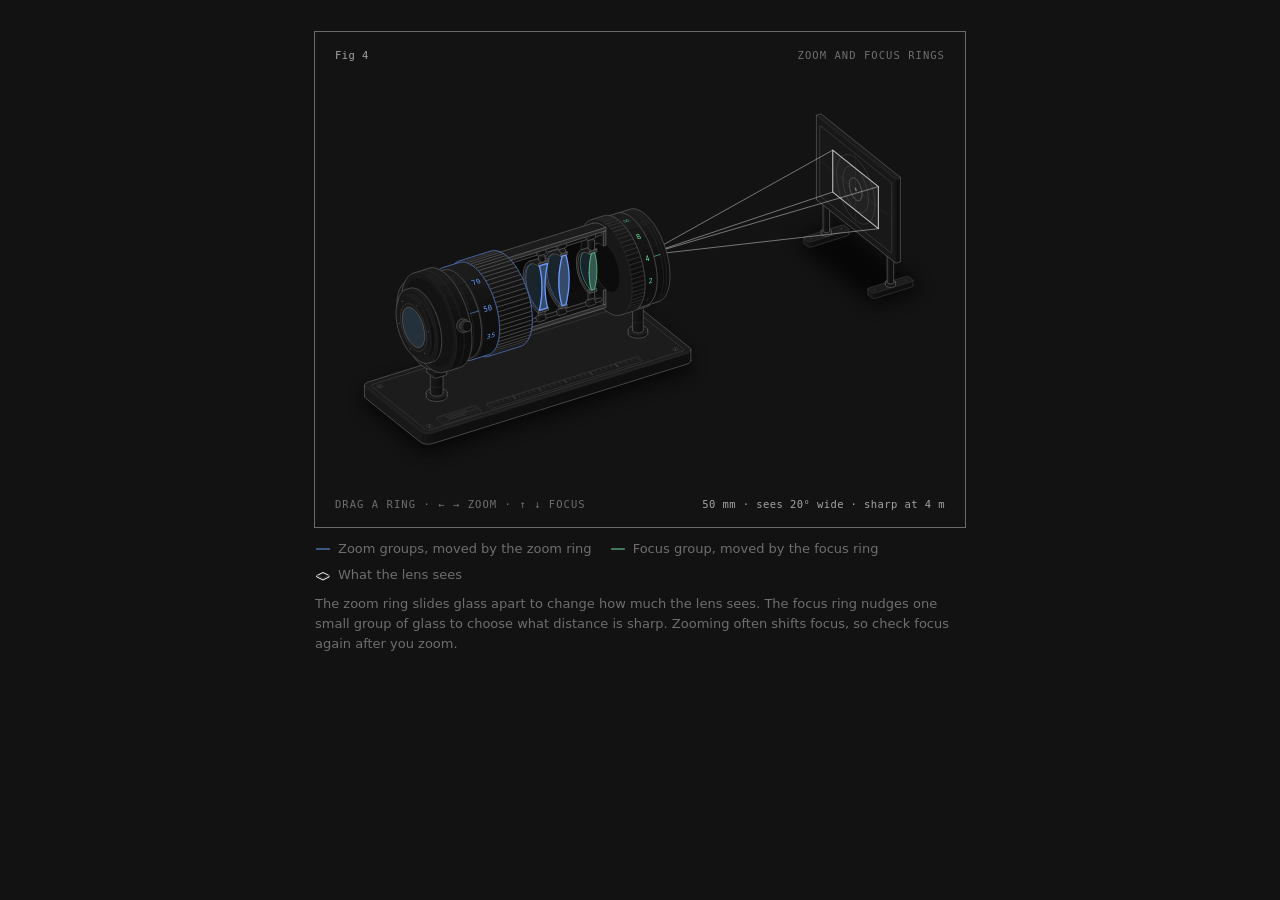
<file: docs/figures/lens-rings.html>
<!doctype html><html lang="en"><head><meta charset="utf-8"><meta name="viewport" content="width=device-width, initial-scale=1"><title>Zoom and focus rings</title><style>
.iso{
  --anatomy-page:#0b0b0b;--anatomy-card:#131313;--anatomy-text:#a3a3a3;--anatomy-strong:#e6e6e6;--anatomy-muted:#6e6e6e;
  --anatomy-paper:#131313;--anatomy-face:#1b1b1b;--anatomy-top:#1c1c1c;
  --anatomy-shade-0:#0f0f0f;--anatomy-shade-1:#121212;--anatomy-shade-2:#151515;--anatomy-shade-3:#181818;
  --anatomy-lit-top:#262626;--anatomy-lit-shade:#1d1d1d;
  --anatomy-hi:#d4d4d4;--anatomy-mid:#6a6a6a;--anatomy-lo:#3e3e3e;--anatomy-faint:#2a2a2a;--anatomy-lit:#ffffff;
  --anatomy-halo:#050505;--anatomy-halo-opacity:.9;--anatomy-dot:#e6e6e6;
  --anatomy-red:#ff6b6b;--anatomy-green:#6be0a0;--anatomy-blue:#6b9bff;
  --anatomy-weight:.6px;--anatomy-ease:cubic-bezier(.32,.72,0,1);
  --anatomy-mono:ui-monospace,"SF Mono",Menlo,Consolas,monospace;
  --anatomy-lift:inset 0 1px 0 0 #ffffff0a,inset 0 0 0 1px #ffffff06,0 0 0 1px #00000026,0 1px 1px -.5px #00000014,0 3px 3px -1.5px #00000014,0 6px 6px -3px #00000014,0 12px 12px -6px #00000014;
}
.iso[data-theme="light"]{
  --anatomy-page:#f2f2ef;--anatomy-card:#fbfbfa;--anatomy-text:#57575a;--anatomy-strong:#18181a;--anatomy-muted:#8c8c90;
  --anatomy-paper:#fbfbfa;--anatomy-face:#ffffff;--anatomy-top:#ffffff;
  --anatomy-shade-0:#dcdcd9;--anatomy-shade-1:#e5e5e2;--anatomy-shade-2:#ededea;--anatomy-shade-3:#f4f4f1;
  --anatomy-lit-top:#ffffff;--anatomy-lit-shade:#eeeeeb;
  --anatomy-hi:#26262a;--anatomy-mid:#8a8a8f;--anatomy-lo:#b4b4b8;--anatomy-faint:#d4d4d6;--anatomy-lit:#000000;
  --anatomy-halo:#8a8a80;--anatomy-halo-opacity:.32;--anatomy-dot:#3a3a3e;
  --anatomy-red:#e5484d;--anatomy-green:#30a46c;--anatomy-blue:#3e63dd;
  --anatomy-lift:inset 0 1px 0 0 #ffffff,0 0 0 1px #0000000f,0 1px 1px -.5px #0000000a,0 3px 3px -1.5px #0000000a,0 6px 6px -3px #0000000a,0 12px 12px -6px #0000000a;
}
.iso-svg{display:block;width:100%;height:auto;overflow:visible}
.iso-svg path,.iso-svg circle{vector-effect:non-scaling-stroke}
.iso-fill{fill:var(--anatomy-paper);stroke:none}
.iso-solid[data-lit]>.iso-fill{fill:var(--anatomy-face)}
.iso-shade,.iso-top{stroke:none}
.iso-shade[data-shade="0"]{fill:var(--anatomy-shade-0)}
.iso-shade[data-shade="1"]{fill:var(--anatomy-shade-1)}
.iso-shade[data-shade="2"]{fill:var(--anatomy-shade-2)}
.iso-shade[data-shade="3"]{fill:var(--anatomy-shade-3)}
.iso-top{fill:var(--anatomy-top)}
.iso-solid[data-lit]>.iso-top{fill:var(--anatomy-lit-top)}
.iso-solid[data-lit]>.iso-shade{fill:var(--anatomy-lit-shade)}
.iso-solid[data-seamless]>.iso-shade,.iso-solid[data-seamless]>.iso-top{stroke-width:.4;stroke-linejoin:round}
.iso-solid[data-seamless]>.iso-shade[data-shade="0"]{stroke:var(--anatomy-shade-0)}
.iso-solid[data-seamless]>.iso-shade[data-shade="1"]{stroke:var(--anatomy-shade-1)}
.iso-solid[data-seamless]>.iso-shade[data-shade="2"]{stroke:var(--anatomy-shade-2)}
.iso-solid[data-seamless]>.iso-shade[data-shade="3"]{stroke:var(--anatomy-shade-3)}
.iso-solid[data-seamless]>.iso-top{stroke:var(--anatomy-top)}
.iso-solid[data-seamless][data-lit]>.iso-top{stroke:var(--anatomy-lit-top)}
.iso-solid[data-seamless][data-lit]>.iso-shade{stroke:var(--anatomy-lit-shade)}
.iso-solid[data-lit]>.iso-edge{stroke:var(--anatomy-lit)}
.iso-halo{fill:var(--anatomy-halo);stroke:none;filter:blur(9px);opacity:var(--anatomy-halo-opacity);transform:translateY(3px)}
.iso-line{fill:none;stroke:var(--anatomy-lo);stroke-width:var(--anatomy-weight);stroke-linecap:round;stroke-linejoin:round}
.iso-line[data-tone="hi"]{stroke:var(--anatomy-hi)}
.iso-line[data-tone="mid"]{stroke:var(--anatomy-mid)}
.iso-line[data-tone="lo"]{stroke:var(--anatomy-lo)}
.iso-line[data-tone="faint"]{stroke:var(--anatomy-faint)}
.iso-line[data-tone="lit"]{stroke:var(--anatomy-lit)}
.iso-line[data-tone="red"]{stroke:var(--anatomy-red)}
.iso-line[data-tone="green"]{stroke:var(--anatomy-green)}
.iso-line[data-tone="blue"]{stroke:var(--anatomy-blue)}
.iso-line[data-dotted]{stroke-dasharray:.01 3.5;stroke-width:1}
.iso-line[data-dashed]{stroke-dasharray:3 3}
.iso-line[data-flow]{stroke-dasharray:2 6}
.iso-wire-end{fill:var(--anatomy-paper);stroke:var(--anatomy-lo);stroke-width:var(--anatomy-weight)}
.iso-wire[data-tone="hi"] .iso-wire-end{stroke:var(--anatomy-hi)}
.iso-wire[data-tone="mid"] .iso-wire-end{stroke:var(--anatomy-mid)}
.iso-wire[data-tone="faint"] .iso-wire-end{stroke:var(--anatomy-faint)}
.iso-wire[data-tone="lit"] .iso-wire-end{stroke:var(--anatomy-lit)}
.iso-dots circle{fill:var(--anatomy-dot);stroke:none;opacity:.32}
.iso-dots[data-tone="hi"] circle{opacity:.85}
.iso-dots[data-tone="mid"] circle{opacity:.45}
.iso-dots[data-tone="lo"] circle{opacity:.22}
.iso-dots[data-tone="faint"] circle{opacity:.12}
.iso-face-text{fill:var(--anatomy-mid);font-family:var(--anatomy-mono);letter-spacing:.04em}
.iso-face-text[data-tone="hi"]{fill:var(--anatomy-hi)}
.iso-face-text[data-tone="lo"]{fill:var(--anatomy-lo)}
.iso-face-text[data-tone="faint"]{fill:var(--anatomy-faint)}
.tb-body{fill:var(--anatomy-shade-2);stroke:none}
.tb-shine{fill:var(--anatomy-top);stroke:none}
.tb-shade{fill:var(--anatomy-shade-0);stroke:none}
.tb-ring{fill:none;stroke:var(--anatomy-lo);stroke-width:.45;stroke-linecap:butt;stroke-linejoin:round}
.tb-ring[data-tone="mid"]{stroke:var(--anatomy-mid)}
.tb-ring[data-tone="faint"]{stroke:var(--anatomy-faint)}
.tb-ring[data-tone="hi"]{stroke:var(--anatomy-hi)}
@keyframes iso-flow{to{stroke-dashoffset:-32}}
@keyframes iso-pulse{0%,100%{opacity:.18}12%{opacity:1}40%{opacity:.18}}
.iso-line[data-flow]{animation:iso-flow 1600ms linear infinite}
.iso-dots circle[data-pulse]{animation:iso-pulse 1600ms steps(1,end) infinite;animation-delay:var(--pulse-at,0ms)}
.iso-figure{margin:32px 0 36px}
.iso-plate{position:relative;padding:52px 24px;border-radius:0;background:var(--anatomy-card);box-shadow:0 0 0 1px var(--anatomy-mid);--anatomy-paper:var(--anatomy-card)}
.iso-plate-corners{position:absolute;inset:18px 20px;pointer-events:none}
.iso-plate-corner{position:absolute;color:var(--anatomy-muted);font-family:var(--anatomy-mono);font-size:10.5px;line-height:1;letter-spacing:.04em;white-space:nowrap}
.iso-plate-corner[data-corner="fig"]{top:0;left:0;color:var(--anatomy-text)}
.iso-plate-corner[data-corner="title"]{top:0;right:0;text-transform:uppercase;letter-spacing:.1em}
.iso-plate-corner[data-corner="hint"]{bottom:0;left:0;text-transform:uppercase;letter-spacing:.1em}
.iso-plate-corner[data-corner="readout"]{right:0;bottom:0;color:var(--anatomy-text);font-variant-numeric:tabular-nums}
.iso-plate .iso-svg{margin:0 auto}
.iso-legend{display:grid;gap:8px;margin-top:12px;color:var(--anatomy-muted);font-size:13px;line-height:1.55}
.iso-keys{display:flex;flex-wrap:wrap;gap:6px 18px}
.iso-key{display:inline-flex;align-items:center;gap:7px}
.iso-swatch{width:16px;height:10px;flex:none;overflow:visible}
.iso-swatch path{fill:none;stroke:var(--anatomy-hi);stroke-width:1;vector-effect:non-scaling-stroke;stroke-linejoin:round;stroke-linecap:round}
.iso-swatch[data-mark="raised"] path,.iso-swatch[data-mark="flat"] path{stroke:var(--anatomy-mid)}
.iso-swatch[data-mark="lit"] path{stroke:var(--anatomy-lit)}
.iso-swatch[data-mark="dim"] path{stroke:var(--anatomy-lo)}
.iso-swatch[data-mark="dotted"] path{stroke-dasharray:.01 3;stroke-width:1.4}
.iso-swatch[data-mark="dashed"] path{stroke-dasharray:3 2.5}
.iso-swatch[data-mark="red"] path{stroke:var(--anatomy-red)}
.iso-swatch[data-mark="green"] path{stroke:var(--anatomy-green)}
.iso-swatch[data-mark="blue"] path{stroke:var(--anatomy-blue)}
.iso-swatch-crease{stroke:var(--anatomy-lo)!important}
@media (max-width:560px){.iso-plate{padding:48px 12px 70px}.iso-plate-corner[data-corner="hint"]{bottom:18px}}
@media (prefers-reduced-motion:reduce){.iso-line[data-flow],.iso-dots circle[data-pulse]{animation:none}}

*{box-sizing:border-box}
html{color-scheme:dark}
body[data-theme="light"]{color-scheme:light}
body{margin:0;background:var(--anatomy-page);color:var(--anatomy-text);font:14px/1.6 ui-sans-serif,system-ui,-apple-system,"Segoe UI",sans-serif;-webkit-font-smoothing:antialiased}
.iso-page{width:min(650px,100% - 32px);margin:64px auto 96px}
</style><style>body{background:transparent}.iso-page{width:min(650px,100% - 4px);margin:2px auto}</style></head><body class="iso" data-theme="dark"><main class="iso-page"><style>
.lr-stage{position:relative;touch-action:none;-webkit-user-select:none;user-select:none}
.lr-cavity .iso-solid>.iso-fill{fill:#0a0a0a}
.lr-cavity .iso-solid>.iso-shade[data-shade="0"]{fill:#090909;stroke:#090909}
.lr-cavity .iso-solid>.iso-shade[data-shade="1"]{fill:#0b0b0b;stroke:#0b0b0b}
.lr-cavity .iso-solid>.iso-shade[data-shade="2"]{fill:#0d0d0d;stroke:#0d0d0d}
.lr-cavity .iso-solid>.iso-shade[data-shade="3"]{fill:#0f0f0f;stroke:#0f0f0f}
.lr-cavity .iso-solid>.iso-top{fill:#101010;stroke:#101010}
.iso-solid.lr-glass>.iso-fill{fill:#1a2228}
.iso-solid.lr-glass>.iso-shade[data-shade="0"]{fill:#141b20;stroke:#141b20}
.iso-solid.lr-glass>.iso-shade[data-shade="1"]{fill:#172026;stroke:#172026}
.iso-solid.lr-glass>.iso-shade[data-shade="2"]{fill:#1b252c;stroke:#1b252c}
.iso-solid.lr-glass>.iso-shade[data-shade="3"]{fill:#1f2a32;stroke:#1f2a32}
.iso-solid.lr-glass>.iso-top{fill:#23303a;stroke:#23303a}
.lr-glass.lr-zoom>.iso-edge{stroke:#6b9bff;stroke-opacity:.75}
.lr-glass.lr-focus>.iso-edge{stroke:#6be0a0;stroke-opacity:.75}
.lr-cut-metal{fill:#2a2a2a;stroke:#6a6a6a;stroke-width:.6;vector-effect:non-scaling-stroke;stroke-linejoin:round}
.lr-cut-glass{fill:#24313a;stroke:#d4d4d4;stroke-width:.7;vector-effect:non-scaling-stroke;stroke-linejoin:round}
.lr-section.lr-zoom .lr-cut-glass{fill:color-mix(in srgb,#6b9bff 24%,#24313a);stroke:#6b9bff}
.lr-section.lr-focus .lr-cut-glass{fill:color-mix(in srgb,#6be0a0 22%,#24313a);stroke:#6be0a0}
.lr-stage[data-on="zoom"] .lr-section.lr-zoom .lr-cut-glass,.lr-stage[data-on="focus"] .lr-section.lr-focus .lr-cut-glass{stroke-width:1.3}
.lr-glass-face{fill:#24313a}
.lr-bore{fill:#0c0c0c}
.lr-bull{fill:#6a6a6a}
.lr-cone-fill{fill:#ffffff;fill-opacity:.045;stroke:none}
.lr-cone .iso-line{stroke-opacity:.7}
.lr-frame{stroke-width:1.1}
.lr-nums-z text{fill:#6b9bff}
.lr-nums-f text{fill:#6be0a0}
.lr-ring .lr-ringpart>.iso-edge{transition:stroke .25s}
.lr-ring[data-ring="zoom"][data-on] .lr-ringpart>.iso-edge{stroke:#6b9bff}
.lr-ring[data-ring="focus"][data-on] .lr-ringpart>.iso-edge{stroke:#6be0a0}
.lr-ring[data-on] .lr-ribs path{stroke:#6a6a6a}
.lr-hit{fill:transparent;stroke:none;cursor:grab;outline:none}
.lr-hit:active{cursor:grabbing}
</style><figure class="iso-figure"><div class="iso-plate"><div class="iso-plate-corners" aria-hidden="true"><span class="iso-plate-corner" data-corner="fig">Fig 4</span><span class="iso-plate-corner" data-corner="title">Zoom and focus rings</span><span class="iso-plate-corner" data-corner="hint">Drag a ring · ← → zoom · ↑ ↓ focus</span><span class="iso-plate-corner" data-corner="readout" data-readout>50 mm · sees 20° wide · sharp at 4 m</span></div><div class="lr-stage"><svg xmlns="http://www.w3.org/2000/svg" class="iso-svg" viewBox="0 0 600 390" role="group" aria-label="A zoom lens lying on a stand, aimed at a target board. Part of the barrel is cut away to show three groups of glass on two rails. The wide zoom ring slides the two blue zoom groups apart or together, and a cone of light shows how much of the board the lens sees. The narrow focus ring slides the small green focus group a short way."><path class="iso-halo" d="M458.6 152L458.8 151.4L459.1 150.9L459.7 150.3L460.5 149.9L461.4 149.5L497.2 138.4L498.3 138.1L499.4 137.9L500.6 137.9L501.8 138L502.9 138.2L503.9 138.5L504.8 138.8L505.5 139.3L575.8 195.5L576.3 196.1L576.6 196.6L576.7 197.2L576.7 202.4L576.5 203L576.1 203.6L575.6 204.1L574.8 204.5L573.8 204.9L538.1 216.1L537 216.3L535.9 216.5L534.7 216.5L533.5 216.5L532.4 216.3L531.4 216L530.5 215.6L529.8 215.1L459.5 158.9L459 158.4L458.7 157.8L458.6 157.2Z"/><g class="iso-solid"><path class="iso-fill" d="M463.2 153.4L463.6 152.7L464.6 152.1L500.4 140.9L501.9 140.7L503.4 140.9L504.6 141.4L507.8 143.9L508.2 144.7L508.2 149.9L507.9 150.7L506.8 151.2L471 162.4L469.5 162.6L468 162.5L466.9 161.9L463.7 159.4L463.2 158.6Z"/><path class="iso-shade" data-shade="0" d="M508.2 149.9L507.9 150.7L507.9 145.5L508.2 144.7ZM507.9 150.7L506.8 151.2L506.8 146L507.9 145.5ZM506.8 151.2L471 162.4L471 157.2L506.8 146Z"/><path class="iso-shade" data-shade="1" d="M471 162.4L469.5 162.6L469.5 157.4L471 157.2Z"/><path class="iso-shade" data-shade="2" d="M469.5 162.6L468 162.5L468 157.3L469.5 157.4Z"/><path class="iso-shade" data-shade="3" d="M468 162.5L466.9 161.9L466.9 156.7L468 157.3ZM466.9 161.9L463.7 159.4L463.7 154.2L466.9 156.7ZM463.7 159.4L463.2 158.6L463.2 153.4L463.7 154.2Z"/><path class="iso-top" d="M500.4 140.9L501.9 140.7L503.4 140.9L504.6 141.4L507.8 143.9L508.2 144.7L507.9 145.5L506.8 146L471 157.2L469.5 157.4L468 157.3L466.9 156.7L463.7 154.2L463.2 153.4L463.6 152.7L464.6 152.1Z"/><path class="iso-line iso-crease" data-tone="faint" d="M508.2 144.7L507.9 145.5L506.8 146L471 157.2L469.5 157.4L468 157.3L466.9 156.7L463.7 154.2L463.2 153.4"/><path class="iso-line iso-bevel" data-tone="faint" d="M508.2 144.7L507.2 145.3L506.3 145.7L470.7 156.9L469.5 157L468.4 156.9L467.5 156.5L464.4 154L463.2 153.4"/><path class="iso-line iso-edge" data-tone="lo" d="M463.2 153.4L463.6 152.7L464.6 152.1L500.4 140.9L501.9 140.7L503.4 140.9L504.6 141.4L507.8 143.9L508.2 144.7M508.2 149.9L507.9 150.7L506.8 151.2L471 162.4L469.5 162.6L468 162.5L466.9 161.9L463.7 159.4L463.2 158.6M508.2 144.7L508.2 149.9M463.2 153.4L463.2 158.6"/></g><g class="iso-dots" data-tone="mid"><circle cx="470.4" cy="153.8" r="0.45"/><circle cx="501" cy="144.3" r="0.45"/></g><g class="iso-solid"><path class="iso-fill" d="M480.6 146.3L481 145.5L481.8 144.8L483 144.3L484.5 144L486.1 143.9L487.6 144.1L489 144.5L490.1 145.1L490.7 145.8L490.8 146.6L490.8 149.2L490.5 150L489.6 150.7L488.4 151.2L487 151.5L485.4 151.6L483.8 151.4L482.4 151L481.4 150.4L480.7 149.7L480.6 148.9Z"/><path class="iso-shade" data-shade="0" d="M490.8 149.2L490.5 150L490.5 147.4L490.8 146.6ZM490.5 150L489.6 150.7L489.6 148.1L490.5 147.4ZM489.6 150.7L488.4 151.2L488.4 148.6L489.6 148.1Z"/><path class="iso-shade" data-shade="1" d="M488.4 151.2L487 151.5L487 148.9L488.4 148.6ZM487 151.5L485.4 151.6L485.4 149L487 148.9Z"/><path class="iso-shade" data-shade="2" d="M485.4 151.6L483.8 151.4L483.8 148.8L485.4 149Z"/><path class="iso-shade" data-shade="3" d="M483.8 151.4L482.4 151L482.4 148.4L483.8 148.8ZM482.4 151L481.4 150.4L481.4 147.8L482.4 148.4ZM481.4 150.4L480.7 149.7L480.7 147.1L481.4 147.8ZM480.7 149.7L480.6 148.9L480.6 146.3L480.7 147.1Z"/><path class="iso-top" d="M490.1 145.1L490.7 145.8L490.8 146.6L490.5 147.4L489.6 148.1L488.4 148.6L487 148.9L485.4 149L483.8 148.8L482.4 148.4L481.4 147.8L480.7 147.1L480.6 146.3L481 145.5L481.8 144.8L483 144.3L484.5 144L486.1 143.9L487.6 144.1L489 144.5Z"/><path class="iso-line iso-crease" data-tone="faint" d="M490.8 146.6L490.5 147.4L489.6 148.1L488.4 148.6L487 148.9L485.4 149L483.8 148.8L482.4 148.4L481.4 147.8L480.7 147.1L480.6 146.3"/><path class="iso-line iso-edge" data-tone="mid" d="M480.6 146.3L481 145.5L481.8 144.8L483 144.3L484.5 144L486.1 143.9L487.6 144.1L489 144.5L490.1 145.1L490.7 145.8L490.8 146.6M490.8 149.2L490.5 150L489.6 150.7L488.4 151.2L487 151.5L485.4 151.6L483.8 151.4L482.4 151L481.4 150.4L480.7 149.7L480.6 148.9M490.8 146.6L490.8 149.2M480.6 146.3L480.6 148.9"/></g><g class="iso-solid"><path class="iso-fill" d="M482.4 120.2L482.6 119.7L483.2 119.3L484 119L484.9 118.7L485.9 118.7L487 118.8L487.8 119.1L488.5 119.5L488.9 120L489 120.5L489 146.6L488.8 147.1L488.3 147.5L487.5 147.9L486.5 148.1L485.5 148.1L484.5 148L483.6 147.7L482.9 147.3L482.5 146.8L482.4 146.3Z"/><path class="iso-shade" data-shade="0" d="M489 146.6L488.8 147.1L488.8 121L489 120.5ZM488.8 147.1L488.3 147.5L488.3 121.4L488.8 121ZM488.3 147.5L487.5 147.9L487.5 121.8L488.3 121.4Z"/><path class="iso-shade" data-shade="1" d="M487.5 147.9L486.5 148.1L486.5 122L487.5 121.8ZM486.5 148.1L485.5 148.1L485.5 122L486.5 122Z"/><path class="iso-shade" data-shade="2" d="M485.5 148.1L484.5 148L484.5 121.9L485.5 122Z"/><path class="iso-shade" data-shade="3" d="M484.5 148L483.6 147.7L483.6 121.6L484.5 121.9ZM483.6 147.7L482.9 147.3L482.9 121.2L483.6 121.6ZM482.9 147.3L482.5 146.8L482.5 120.8L482.9 121.2ZM482.5 146.8L482.4 146.3L482.4 120.2L482.5 120.8Z"/><path class="iso-top" d="M488.5 119.5L488.9 120L489 120.5L488.8 121L488.3 121.4L487.5 121.8L486.5 122L485.5 122L484.5 121.9L483.6 121.6L482.9 121.2L482.5 120.8L482.4 120.2L482.6 119.7L483.2 119.3L484 119L484.9 118.7L485.9 118.7L487 118.8L487.8 119.1Z"/><path class="iso-line iso-edge" data-tone="mid" d="M482.4 120.2L482.6 119.7L483.2 119.3L484 119L484.9 118.7L485.9 118.7L487 118.8L487.8 119.1L488.5 119.5L488.9 120L489 120.5M489 146.6L488.8 147.1L488.3 147.5L487.5 147.9L486.5 148.1L485.5 148.1L484.5 148L483.6 147.7L482.9 147.3L482.5 146.8L482.4 146.3M489 120.5L489 146.6M482.4 120.2L482.4 146.3"/></g><g class="iso-solid"><path class="iso-fill" d="M527.1 204.5L527.4 203.8L528.5 203.2L564.3 192L565.8 191.8L567.3 192L568.4 192.5L571.6 195L572.1 195.8L572.1 201L571.7 201.8L570.7 202.3L534.9 213.5L533.4 213.7L531.9 213.6L530.7 213L527.5 210.5L527.1 209.7Z"/><path class="iso-shade" data-shade="0" d="M572.1 201L571.7 201.8L571.7 196.6L572.1 195.8ZM571.7 201.8L570.7 202.3L570.7 197.1L571.7 196.6ZM570.7 202.3L534.9 213.5L534.9 208.3L570.7 197.1Z"/><path class="iso-shade" data-shade="1" d="M534.9 213.5L533.4 213.7L533.4 208.5L534.9 208.3Z"/><path class="iso-shade" data-shade="2" d="M533.4 213.7L531.9 213.6L531.9 208.3L533.4 208.5Z"/><path class="iso-shade" data-shade="3" d="M531.9 213.6L530.7 213L530.7 207.8L531.9 208.3ZM530.7 213L527.5 210.5L527.5 205.3L530.7 207.8ZM527.5 210.5L527.1 209.7L527.1 204.5L527.5 205.3Z"/><path class="iso-top" d="M564.3 192L565.8 191.8L567.3 192L568.4 192.5L571.6 195L572.1 195.8L571.7 196.6L570.7 197.1L534.9 208.3L533.4 208.5L531.9 208.3L530.7 207.8L527.5 205.3L527.1 204.5L527.4 203.8L528.5 203.2Z"/><path class="iso-line iso-crease" data-tone="faint" d="M572.1 195.8L571.7 196.6L570.7 197.1L534.9 208.3L533.4 208.5L531.9 208.3L530.7 207.8L527.5 205.3L527.1 204.5"/><path class="iso-line iso-bevel" data-tone="faint" d="M572.1 195.8L571.1 196.4L570.2 196.8L534.6 208L533.4 208.1L532.2 208L531.3 207.6L528.2 205.1L527.1 204.5"/><path class="iso-line iso-edge" data-tone="lo" d="M527.1 204.5L527.4 203.8L528.5 203.2L564.3 192L565.8 191.8L567.3 192L568.4 192.5L571.6 195L572.1 195.8M572.1 201L571.7 201.8L570.7 202.3L534.9 213.5L533.4 213.7L531.9 213.6L530.7 213L527.5 210.5L527.1 209.7M572.1 195.8L572.1 201M527.1 204.5L527.1 209.7"/></g><g class="iso-dots" data-tone="mid"><circle cx="534.2" cy="204.9" r="0.45"/><circle cx="564.9" cy="195.4" r="0.45"/></g><g class="iso-solid"><path class="iso-fill" d="M544.5 197.4L544.8 196.6L545.7 195.9L546.9 195.4L548.3 195.1L549.9 195L551.5 195.2L552.9 195.6L553.9 196.2L554.5 196.9L554.7 197.7L554.7 200.3L554.3 201.1L553.5 201.8L552.3 202.3L550.8 202.6L549.2 202.7L547.7 202.5L546.3 202.1L545.2 201.5L544.6 200.8L544.5 200Z"/><path class="iso-shade" data-shade="0" d="M554.7 200.3L554.3 201.1L554.3 198.5L554.7 197.7ZM554.3 201.1L553.5 201.8L553.5 199.2L554.3 198.5ZM553.5 201.8L552.3 202.3L552.3 199.7L553.5 199.2Z"/><path class="iso-shade" data-shade="1" d="M552.3 202.3L550.8 202.6L550.8 200L552.3 199.7ZM550.8 202.6L549.2 202.7L549.2 200.1L550.8 200Z"/><path class="iso-shade" data-shade="2" d="M549.2 202.7L547.7 202.5L547.7 199.9L549.2 200.1Z"/><path class="iso-shade" data-shade="3" d="M547.7 202.5L546.3 202.1L546.3 199.5L547.7 199.9ZM546.3 202.1L545.2 201.5L545.2 198.9L546.3 199.5ZM545.2 201.5L544.6 200.8L544.6 198.2L545.2 198.9ZM544.6 200.8L544.5 200L544.5 197.4L544.6 198.2Z"/><path class="iso-top" d="M553.9 196.2L554.5 196.9L554.7 197.7L554.3 198.5L553.5 199.2L552.3 199.7L550.8 200L549.2 200.1L547.7 199.9L546.3 199.5L545.2 198.9L544.6 198.2L544.5 197.4L544.8 196.6L545.7 195.9L546.9 195.4L548.3 195.1L549.9 195L551.5 195.2L552.9 195.6Z"/><path class="iso-line iso-crease" data-tone="faint" d="M554.7 197.7L554.3 198.5L553.5 199.2L552.3 199.7L550.8 200L549.2 200.1L547.7 199.9L546.3 199.5L545.2 198.9L544.6 198.2L544.5 197.4"/><path class="iso-line iso-edge" data-tone="mid" d="M544.5 197.4L544.8 196.6L545.7 195.9L546.9 195.4L548.3 195.1L549.9 195L551.5 195.2L552.9 195.6L553.9 196.2L554.5 196.9L554.7 197.7M554.7 200.3L554.3 201.1L553.5 201.8L552.3 202.3L550.8 202.6L549.2 202.7L547.7 202.5L546.3 202.1L545.2 201.5L544.6 200.8L544.5 200M554.7 197.7L554.7 200.3M544.5 197.4L544.5 200"/></g><g class="iso-solid"><path class="iso-fill" d="M546.3 171.3L546.5 170.8L547 170.4L547.8 170L548.8 169.8L549.8 169.8L550.8 169.9L551.7 170.2L552.4 170.6L552.8 171.1L552.9 171.6L552.9 197.7L552.7 198.2L552.1 198.6L551.3 199L550.4 199.2L549.3 199.2L548.3 199.1L547.4 198.8L546.8 198.4L546.4 197.9L546.3 197.4Z"/><path class="iso-shade" data-shade="0" d="M552.9 197.7L552.7 198.2L552.7 172.1L552.9 171.6ZM552.7 198.2L552.1 198.6L552.1 172.5L552.7 172.1ZM552.1 198.6L551.3 199L551.3 172.9L552.1 172.5Z"/><path class="iso-shade" data-shade="1" d="M551.3 199L550.4 199.2L550.4 173.1L551.3 172.9ZM550.4 199.2L549.3 199.2L549.3 173.1L550.4 173.1Z"/><path class="iso-shade" data-shade="2" d="M549.3 199.2L548.3 199.1L548.3 173L549.3 173.1Z"/><path class="iso-shade" data-shade="3" d="M548.3 199.1L547.4 198.8L547.4 172.7L548.3 173ZM547.4 198.8L546.8 198.4L546.8 172.3L547.4 172.7ZM546.8 198.4L546.4 197.9L546.4 171.9L546.8 172.3ZM546.4 197.9L546.3 197.4L546.3 171.3L546.4 171.9Z"/><path class="iso-top" d="M552.4 170.6L552.8 171.1L552.9 171.6L552.7 172.1L552.1 172.5L551.3 172.9L550.4 173.1L549.3 173.1L548.3 173L547.4 172.7L546.8 172.3L546.4 171.9L546.3 171.3L546.5 170.8L547 170.4L547.8 170L548.8 169.8L549.8 169.8L550.8 169.9L551.7 170.2Z"/><path class="iso-line iso-edge" data-tone="mid" d="M546.3 171.3L546.5 170.8L547 170.4L547.8 170L548.8 169.8L549.8 169.8L550.8 169.9L551.7 170.2L552.4 170.6L552.8 171.1L552.9 171.6M552.9 197.7L552.7 198.2L552.1 198.6L551.3 199L550.4 199.2L549.3 199.2L548.3 199.1L547.4 198.8L546.8 198.4L546.4 197.9L546.3 197.4M552.9 171.6L552.9 197.7M546.3 171.3L546.3 197.4"/></g><g class="iso-solid"><path class="iso-fill" d="M475.8 31.5L475.9 31.2L476.5 30.9L479 30.1L479.8 30L480.5 30.1L481.1 30.3L559.3 92.9L559.5 93.3L559.5 176.8L559.4 177.2L558.8 177.4L556.3 178.2L555.5 178.4L554.8 178.3L554.2 178L476 115.4L475.8 115Z"/><path class="iso-shade" data-shade="0" d="M559.5 176.8L559.4 177.2L559.4 93.7L559.5 93.3ZM559.4 177.2L558.8 177.4L558.8 94L559.4 93.7ZM558.8 177.4L556.3 178.2L556.3 94.7L558.8 94Z"/><path class="iso-shade" data-shade="1" d="M556.3 178.2L555.5 178.4L555.5 94.9L556.3 94.7Z"/><path class="iso-shade" data-shade="2" d="M555.5 178.4L554.8 178.3L554.8 94.8L555.5 94.9Z"/><path class="iso-shade" data-shade="3" d="M554.8 178.3L554.2 178L554.2 94.5L554.8 94.8ZM554.2 178L476 115.4L476 31.9L554.2 94.5ZM476 115.4L475.8 115L475.8 31.5L476 31.9Z"/><path class="iso-top" d="M479 30.1L479.8 30L480.5 30.1L481.1 30.3L559.3 92.9L559.5 93.3L559.4 93.7L558.8 94L556.3 94.7L555.5 94.9L554.8 94.8L554.2 94.5L476 31.9L475.8 31.5L475.9 31.2L476.5 30.9Z"/><path class="iso-line iso-crease" data-tone="faint" d="M559.5 93.3L559.4 93.7L558.8 94L556.3 94.7L555.5 94.9L554.8 94.8L554.2 94.5L476 31.9L475.8 31.5"/><path class="iso-line iso-bevel" data-tone="faint" d="M559.5 93.3L558.6 93.5L558.3 93.6L555.9 94.3L555.5 94.4L555.2 94.4L554.9 94.2L476.8 31.7L475.8 31.5"/><path class="iso-line iso-edge" data-tone="mid" d="M475.8 31.5L475.9 31.2L476.5 30.9L479 30.1L479.8 30L480.5 30.1L481.1 30.3L559.3 92.9L559.5 93.3M559.5 176.8L559.4 177.2L558.8 177.4L556.3 178.2L555.5 178.4L554.8 178.3L554.2 178L476 115.4L475.8 115M559.5 93.3L559.5 176.8M475.8 31.5L475.8 115"/></g><g transform="matrix(0.7982 0.6387 0.0000 1.3045 515.0295 104.9777)" class="lr-chart"><rect x="-45" y="-27" width="90" height="54" rx="1.5" class="iso-line" data-tone="lo"/><circle r="8" class="iso-line" data-tone="mid"/><circle r="16" class="iso-line" data-tone="lo"/><circle r="24" class="iso-line" data-tone="lo"/><path class="iso-line" data-tone="faint" d="M-45 0H45M0 -27V27"/><circle r="1.3" class="lr-bull"/></g><g class="lr-cone"><path data-part="cone-fill" class="lr-cone-fill" d=""/><path data-part="cone-edge" class="iso-line" data-tone="lit" d=""/><path data-part="frame" class="iso-line lr-frame" data-tone="lit" d=""/></g><path class="iso-halo" d="M25.4 305.7L25.6 304.8L26.2 304L27.1 303.2L28.3 302.5L29.7 302L282.6 223L284.2 222.6L285.9 222.3L287.7 222.3L289.4 222.4L291.1 222.7L292.6 223.1L294 223.7L295.1 224.4L349.3 267.8L350.1 268.6L350.6 269.5L350.7 270.4L350.7 280.8L350.5 281.7L349.9 282.5L349 283.3L347.9 283.9L346.5 284.5L93.5 363.5L91.9 363.9L90.2 364.1L88.5 364.2L86.7 364.1L85 363.8L83.5 363.4L82.2 362.8L81.1 362.1L26.8 318.6L26 317.8L25.5 317L25.4 316.1Z"/><g class="iso-solid"><path class="iso-fill" d="M273.6 246.3L273.6 245.3L274.1 244.3L275 243.4L276.2 242.6L277.8 241.9L279.6 241.5L281.6 241.3L283.6 241.3L285.6 241.5L287.4 242L289 242.6L290.3 243.4L291.1 244.3L291.6 245.3L291.6 247.1L291.6 248.1L291.1 249.1L290.2 250L289 250.8L287.4 251.4L285.6 251.9L283.6 252.1L281.6 252.1L279.6 251.9L277.8 251.4L276.2 250.8L274.9 250L274.1 249.1L273.6 248.1Z"/><path class="iso-shade" data-shade="0" d="M291.6 247.1L291.6 248.1L291.6 246.3L291.6 245.3ZM291.6 248.1L291.1 249.1L291.1 247.3L291.6 246.3ZM291.1 249.1L290.2 250L290.2 248.2L291.1 247.3ZM290.2 250L289 250.8L289 249L290.2 248.2ZM289 250.8L287.4 251.4L287.4 249.6L289 249Z"/><path class="iso-shade" data-shade="1" d="M287.4 251.4L285.6 251.9L285.6 250L287.4 249.6ZM285.6 251.9L283.6 252.1L283.6 250.3L285.6 250Z"/><path class="iso-shade" data-shade="2" d="M283.6 252.1L281.6 252.1L281.6 250.3L283.6 250.3ZM281.6 252.1L279.6 251.9L279.6 250L281.6 250.3ZM279.6 251.9L277.8 251.4L277.8 249.6L279.6 250Z"/><path class="iso-shade" data-shade="3" d="M277.8 251.4L276.2 250.8L276.2 249L277.8 249.6ZM276.2 250.8L274.9 250L274.9 248.2L276.2 249ZM274.9 250L274.1 249.1L274.1 247.3L274.9 248.2ZM274.1 249.1L273.6 248.1L273.6 246.3L274.1 247.3Z"/><path class="iso-top" d="M290.3 243.4L291.1 244.3L291.6 245.3L291.6 246.3L291.1 247.3L290.2 248.2L289 249L287.4 249.6L285.6 250L283.6 250.3L281.6 250.3L279.6 250L277.8 249.6L276.2 249L274.9 248.2L274.1 247.3L273.6 246.3L273.6 245.3L274.1 244.3L275 243.4L276.2 242.6L277.8 241.9L279.6 241.5L281.6 241.3L283.6 241.3L285.6 241.5L287.4 242L289 242.6Z"/><path class="iso-line iso-crease" data-tone="faint" d="M291.6 245.3L291.6 246.3L291.1 247.3L290.2 248.2L289 249L287.4 249.6L285.6 250L283.6 250.3L281.6 250.3L279.6 250L277.8 249.6L276.2 249L274.9 248.2L274.1 247.3L273.6 246.3"/><path class="iso-line iso-edge" data-tone="lo" d="M273.6 246.3L273.6 245.3L274.1 244.3L275 243.4L276.2 242.6L277.8 241.9L279.6 241.5L281.6 241.3L283.6 241.3L285.6 241.5L287.4 242L289 242.6L290.3 243.4L291.1 244.3L291.6 245.3M291.6 247.1L291.6 248.1L291.1 249.1L290.2 250L289 250.8L287.4 251.4L285.6 251.9L283.6 252.1L281.6 252.1L279.6 251.9L277.8 251.4L276.2 250.8L274.9 250L274.1 249.1L273.6 248.1M291.6 245.3L291.6 247.1M273.6 246.3L273.6 248.1"/></g><g class="iso-solid"><path class="iso-fill" d="M275.7 242.8L275.7 242L276.1 241.2L276.7 240.5L277.7 239.9L278.9 239.4L280.3 239.1L281.8 238.9L283.4 238.9L284.9 239.1L286.3 239.5L287.5 239.9L288.5 240.5L289.1 241.2L289.5 242L289.5 245.4L289.5 246.2L289.1 246.9L288.5 247.6L287.5 248.2L286.3 248.7L284.9 249L283.4 249.2L281.8 249.2L280.3 249L278.9 248.7L277.7 248.2L276.7 247.6L276.1 246.9L275.7 246.2Z"/><path class="iso-shade" data-shade="0" d="M289.5 245.4L289.5 246.2L289.5 242.8L289.5 242ZM289.5 246.2L289.1 246.9L289.1 243.5L289.5 242.8ZM289.1 246.9L288.5 247.6L288.5 244.2L289.1 243.5ZM288.5 247.6L287.5 248.2L287.5 244.8L288.5 244.2ZM287.5 248.2L286.3 248.7L286.3 245.3L287.5 244.8Z"/><path class="iso-shade" data-shade="1" d="M286.3 248.7L284.9 249L284.9 245.7L286.3 245.3ZM284.9 249L283.4 249.2L283.4 245.8L284.9 245.7Z"/><path class="iso-shade" data-shade="2" d="M283.4 249.2L281.8 249.2L281.8 245.8L283.4 245.8ZM281.8 249.2L280.3 249L280.3 245.6L281.8 245.8ZM280.3 249L278.9 248.7L278.9 245.3L280.3 245.6Z"/><path class="iso-shade" data-shade="3" d="M278.9 248.7L277.7 248.2L277.7 244.8L278.9 245.3ZM277.7 248.2L276.7 247.6L276.7 244.2L277.7 244.8ZM276.7 247.6L276.1 246.9L276.1 243.5L276.7 244.2ZM276.1 246.9L275.7 246.2L275.7 242.8L276.1 243.5Z"/><path class="iso-top" d="M288.5 240.5L289.1 241.2L289.5 242L289.5 242.8L289.1 243.5L288.5 244.2L287.5 244.8L286.3 245.3L284.9 245.7L283.4 245.8L281.8 245.8L280.3 245.6L278.9 245.3L277.7 244.8L276.7 244.2L276.1 243.5L275.7 242.8L275.7 242L276.1 241.2L276.7 240.5L277.7 239.9L278.9 239.4L280.3 239.1L281.8 238.9L283.4 238.9L284.9 239.1L286.3 239.5L287.5 239.9Z"/><path class="iso-line iso-crease" data-tone="faint" d="M289.5 242L289.5 242.8L289.1 243.5L288.5 244.2L287.5 244.8L286.3 245.3L284.9 245.7L283.4 245.8L281.8 245.8L280.3 245.6L278.9 245.3L277.7 244.8L276.7 244.2L276.1 243.5L275.7 242.8"/><path class="iso-line iso-edge" data-tone="mid" d="M275.7 242.8L275.7 242L276.1 241.2L276.7 240.5L277.7 239.9L278.9 239.4L280.3 239.1L281.8 238.9L283.4 238.9L284.9 239.1L286.3 239.5L287.5 239.9L288.5 240.5L289.1 241.2L289.5 242M289.5 245.4L289.5 246.2L289.1 246.9L288.5 247.6L287.5 248.2L286.3 248.7L284.9 249L283.4 249.2L281.8 249.2L280.3 249L278.9 248.7L277.7 248.2L276.7 247.6L276.1 246.9L275.7 246.2M289.5 242L289.5 245.4M275.7 242.8L275.7 246.2"/></g><g class="iso-solid"><path class="iso-fill" d="M311.9 276.9L311.9 275.9L312.4 274.9L313.3 274L314.5 273.2L316.1 272.6L318 272.2L319.9 271.9L321.9 271.9L323.9 272.2L325.7 272.6L327.3 273.2L328.6 274L329.5 275L329.9 275.9L329.9 277.8L329.9 278.8L329.4 279.8L328.6 280.7L327.3 281.5L325.7 282.1L323.9 282.5L321.9 282.8L319.9 282.7L317.9 282.5L316.1 282.1L314.5 281.4L313.3 280.7L312.4 279.7L311.9 278.8Z"/><path class="iso-shade" data-shade="0" d="M329.9 277.8L329.9 278.8L329.9 276.9L329.9 275.9ZM329.9 278.8L329.4 279.8L329.4 277.9L329.9 276.9ZM329.4 279.8L328.6 280.7L328.6 278.8L329.4 277.9ZM328.6 280.7L327.3 281.5L327.3 279.6L328.6 278.8ZM327.3 281.5L325.7 282.1L325.7 280.3L327.3 279.6Z"/><path class="iso-shade" data-shade="1" d="M325.7 282.1L323.9 282.5L323.9 280.7L325.7 280.3ZM323.9 282.5L321.9 282.8L321.9 280.9L323.9 280.7Z"/><path class="iso-shade" data-shade="2" d="M321.9 282.8L319.9 282.7L319.9 280.9L321.9 280.9ZM319.9 282.7L317.9 282.5L317.9 280.7L319.9 280.9ZM317.9 282.5L316.1 282.1L316.1 280.3L317.9 280.7Z"/><path class="iso-shade" data-shade="3" d="M316.1 282.1L314.5 281.4L314.5 279.6L316.1 280.3ZM314.5 281.4L313.3 280.7L313.3 278.8L314.5 279.6ZM313.3 280.7L312.4 279.7L312.4 277.9L313.3 278.8ZM312.4 279.7L311.9 278.8L311.9 276.9L312.4 277.9Z"/><path class="iso-top" d="M328.6 274L329.5 275L329.9 275.9L329.9 276.9L329.4 277.9L328.6 278.8L327.3 279.6L325.7 280.3L323.9 280.7L321.9 280.9L319.9 280.9L317.9 280.7L316.1 280.3L314.5 279.6L313.3 278.8L312.4 277.9L311.9 276.9L311.9 275.9L312.4 274.9L313.3 274L314.5 273.2L316.1 272.6L318 272.2L319.9 271.9L321.9 271.9L323.9 272.2L325.7 272.6L327.3 273.2Z"/><path class="iso-line iso-crease" data-tone="faint" d="M329.9 275.9L329.9 276.9L329.4 277.9L328.6 278.8L327.3 279.6L325.7 280.3L323.9 280.7L321.9 280.9L319.9 280.9L317.9 280.7L316.1 280.3L314.5 279.6L313.3 278.8L312.4 277.9L311.9 276.9"/><path class="iso-line iso-edge" data-tone="lo" d="M311.9 276.9L311.9 275.9L312.4 274.9L313.3 274L314.5 273.2L316.1 272.6L318 272.2L319.9 271.9L321.9 271.9L323.9 272.2L325.7 272.6L327.3 273.2L328.6 274L329.5 275L329.9 275.9M329.9 277.8L329.9 278.8L329.4 279.8L328.6 280.7L327.3 281.5L325.7 282.1L323.9 282.5L321.9 282.8L319.9 282.7L317.9 282.5L316.1 282.1L314.5 281.4L313.3 280.7L312.4 279.7L311.9 278.8M329.9 275.9L329.9 277.8M311.9 276.9L311.9 278.8"/></g><g class="iso-solid"><path class="iso-fill" d="M314 273.4L314 272.6L314.4 271.9L315.1 271.2L316 270.6L317.2 270.1L318.6 269.8L320.2 269.6L321.7 269.6L323.2 269.8L324.6 270.1L325.8 270.6L326.8 271.2L327.5 271.9L327.8 272.7L327.8 276.1L327.8 276.8L327.4 277.6L326.8 278.3L325.8 278.9L324.6 279.4L323.2 279.7L321.7 279.9L320.1 279.9L318.6 279.7L317.2 279.4L316 278.9L315 278.3L314.4 277.6L314 276.8Z"/><path class="iso-shade" data-shade="0" d="M327.8 276.1L327.8 276.8L327.8 273.4L327.8 272.7ZM327.8 276.8L327.4 277.6L327.4 274.2L327.8 273.4ZM327.4 277.6L326.8 278.3L326.8 274.9L327.4 274.2ZM326.8 278.3L325.8 278.9L325.8 275.5L326.8 274.9ZM325.8 278.9L324.6 279.4L324.6 276L325.8 275.5Z"/><path class="iso-shade" data-shade="1" d="M324.6 279.4L323.2 279.7L323.2 276.3L324.6 276ZM323.2 279.7L321.7 279.9L321.7 276.5L323.2 276.3Z"/><path class="iso-shade" data-shade="2" d="M321.7 279.9L320.1 279.9L320.1 276.5L321.7 276.5ZM320.1 279.9L318.6 279.7L318.6 276.3L320.1 276.5ZM318.6 279.7L317.2 279.4L317.2 276L318.6 276.3Z"/><path class="iso-shade" data-shade="3" d="M317.2 279.4L316 278.9L316 275.5L317.2 276ZM316 278.9L315 278.3L315 274.9L316 275.5ZM315 278.3L314.4 277.6L314.4 274.2L315 274.9ZM314.4 277.6L314 276.8L314 273.4L314.4 274.2Z"/><path class="iso-top" d="M326.8 271.2L327.5 271.9L327.8 272.7L327.8 273.4L327.4 274.2L326.8 274.9L325.8 275.5L324.6 276L323.2 276.3L321.7 276.5L320.1 276.5L318.6 276.3L317.2 276L316 275.5L315 274.9L314.4 274.2L314 273.4L314 272.6L314.4 271.9L315.1 271.2L316 270.6L317.2 270.1L318.6 269.8L320.2 269.6L321.7 269.6L323.2 269.8L324.6 270.1L325.8 270.6Z"/><path class="iso-line iso-crease" data-tone="faint" d="M327.8 272.7L327.8 273.4L327.4 274.2L326.8 274.9L325.8 275.5L324.6 276L323.2 276.3L321.7 276.5L320.1 276.5L318.6 276.3L317.2 276L316 275.5L315 274.9L314.4 274.2L314 273.4"/><path class="iso-line iso-edge" data-tone="mid" d="M314 273.4L314 272.6L314.4 271.9L315.1 271.2L316 270.6L317.2 270.1L318.6 269.8L320.2 269.6L321.7 269.6L323.2 269.8L324.6 270.1L325.8 270.6L326.8 271.2L327.5 271.9L327.8 272.7M327.8 276.1L327.8 276.8L327.4 277.6L326.8 278.3L325.8 278.9L324.6 279.4L323.2 279.7L321.7 279.9L320.1 279.9L318.6 279.7L317.2 279.4L316 278.9L315 278.3L314.4 277.6L314 276.8M327.8 272.7L327.8 276.1M314 273.4L314 276.8"/></g><g class="iso-solid"><path class="iso-fill" d="M46.2 317.3L46.2 316.3L46.7 315.3L47.6 314.4L48.8 313.6L50.4 313L52.2 312.5L54.2 312.3L56.2 312.3L58.2 312.6L60 313L61.6 313.6L62.9 314.4L63.7 315.3L64.2 316.3L64.2 318.1L64.2 319.2L63.7 320.1L62.9 321.1L61.6 321.8L60 322.5L58.2 322.9L56.2 323.1L54.2 323.1L52.2 322.9L50.4 322.5L48.8 321.8L47.5 321L46.7 320.1L46.2 319.1Z"/><path class="iso-shade" data-shade="0" d="M64.2 318.1L64.2 319.2L64.2 317.3L64.2 316.3ZM64.2 319.2L63.7 320.1L63.7 318.3L64.2 317.3ZM63.7 320.1L62.9 321.1L62.9 319.2L63.7 318.3ZM62.9 321.1L61.6 321.8L61.6 320L62.9 319.2ZM61.6 321.8L60 322.5L60 320.6L61.6 320Z"/><path class="iso-shade" data-shade="1" d="M60 322.5L58.2 322.9L58.2 321.1L60 320.6ZM58.2 322.9L56.2 323.1L56.2 321.3L58.2 321.1Z"/><path class="iso-shade" data-shade="2" d="M56.2 323.1L54.2 323.1L54.2 321.3L56.2 321.3ZM54.2 323.1L52.2 322.9L52.2 321.1L54.2 321.3ZM52.2 322.9L50.4 322.5L50.4 320.6L52.2 321.1Z"/><path class="iso-shade" data-shade="3" d="M50.4 322.5L48.8 321.8L48.8 320L50.4 320.6ZM48.8 321.8L47.5 321L47.5 319.2L48.8 320ZM47.5 321L46.7 320.1L46.7 318.3L47.5 319.2ZM46.7 320.1L46.2 319.1L46.2 317.3L46.7 318.3Z"/><path class="iso-top" d="M62.9 314.4L63.7 315.3L64.2 316.3L64.2 317.3L63.7 318.3L62.9 319.2L61.6 320L60 320.6L58.2 321.1L56.2 321.3L54.2 321.3L52.2 321.1L50.4 320.6L48.8 320L47.5 319.2L46.7 318.3L46.2 317.3L46.2 316.3L46.7 315.3L47.6 314.4L48.8 313.6L50.4 313L52.2 312.5L54.2 312.3L56.2 312.3L58.2 312.6L60 313L61.6 313.6Z"/><path class="iso-line iso-crease" data-tone="faint" d="M64.2 316.3L64.2 317.3L63.7 318.3L62.9 319.2L61.6 320L60 320.6L58.2 321.1L56.2 321.3L54.2 321.3L52.2 321.1L50.4 320.6L48.8 320L47.5 319.2L46.7 318.3L46.2 317.3"/><path class="iso-line iso-edge" data-tone="lo" d="M46.2 317.3L46.2 316.3L46.7 315.3L47.6 314.4L48.8 313.6L50.4 313L52.2 312.5L54.2 312.3L56.2 312.3L58.2 312.6L60 313L61.6 313.6L62.9 314.4L63.7 315.3L64.2 316.3M64.2 318.1L64.2 319.2L63.7 320.1L62.9 321.1L61.6 321.8L60 322.5L58.2 322.9L56.2 323.1L54.2 323.1L52.2 322.9L50.4 322.5L48.8 321.8L47.5 321L46.7 320.1L46.2 319.1M64.2 316.3L64.2 318.1M46.2 317.3L46.2 319.1"/></g><g class="iso-solid"><path class="iso-fill" d="M48.3 313.8L48.3 313L48.7 312.3L49.4 311.6L50.3 311L51.5 310.5L52.9 310.2L54.5 310L56 310L57.5 310.2L58.9 310.5L60.1 311L61.1 311.6L61.8 312.3L62.1 313L62.1 316.4L62.1 317.2L61.7 318L61.1 318.7L60.1 319.3L58.9 319.8L57.5 320.1L56 320.3L54.4 320.3L52.9 320.1L51.5 319.7L50.3 319.3L49.3 318.7L48.7 318L48.3 317.2Z"/><path class="iso-shade" data-shade="0" d="M62.1 316.4L62.1 317.2L62.1 313.8L62.1 313ZM62.1 317.2L61.7 318L61.7 314.6L62.1 313.8ZM61.7 318L61.1 318.7L61.1 315.3L61.7 314.6ZM61.1 318.7L60.1 319.3L60.1 315.9L61.1 315.3ZM60.1 319.3L58.9 319.8L58.9 316.4L60.1 315.9Z"/><path class="iso-shade" data-shade="1" d="M58.9 319.8L57.5 320.1L57.5 316.7L58.9 316.4ZM57.5 320.1L56 320.3L56 316.9L57.5 316.7Z"/><path class="iso-shade" data-shade="2" d="M56 320.3L54.4 320.3L54.4 316.9L56 316.9ZM54.4 320.3L52.9 320.1L52.9 316.7L54.4 316.9ZM52.9 320.1L51.5 319.7L51.5 316.4L52.9 316.7Z"/><path class="iso-shade" data-shade="3" d="M51.5 319.7L50.3 319.3L50.3 315.9L51.5 316.4ZM50.3 319.3L49.3 318.7L49.3 315.3L50.3 315.9ZM49.3 318.7L48.7 318L48.7 314.6L49.3 315.3ZM48.7 318L48.3 317.2L48.3 313.8L48.7 314.6Z"/><path class="iso-top" d="M61.1 311.6L61.8 312.3L62.1 313L62.1 313.8L61.7 314.6L61.1 315.3L60.1 315.9L58.9 316.4L57.5 316.7L56 316.9L54.4 316.9L52.9 316.7L51.5 316.4L50.3 315.9L49.3 315.3L48.7 314.6L48.3 313.8L48.3 313L48.7 312.3L49.4 311.6L50.3 311L51.5 310.5L52.9 310.2L54.5 310L56 310L57.5 310.2L58.9 310.5L60.1 311Z"/><path class="iso-line iso-crease" data-tone="faint" d="M62.1 313L62.1 313.8L61.7 314.6L61.1 315.3L60.1 315.9L58.9 316.4L57.5 316.7L56 316.9L54.4 316.9L52.9 316.7L51.5 316.4L50.3 315.9L49.3 315.3L48.7 314.6L48.3 313.8"/><path class="iso-line iso-edge" data-tone="mid" d="M48.3 313.8L48.3 313L48.7 312.3L49.4 311.6L50.3 311L51.5 310.5L52.9 310.2L54.5 310L56 310L57.5 310.2L58.9 310.5L60.1 311L61.1 311.6L61.8 312.3L62.1 313M62.1 316.4L62.1 317.2L61.7 318L61.1 318.7L60.1 319.3L58.9 319.8L57.5 320.1L56 320.3L54.4 320.3L52.9 320.1L51.5 319.7L50.3 319.3L49.3 318.7L48.7 318L48.3 317.2M62.1 313L62.1 316.4M48.3 313.8L48.3 317.2"/></g><g class="iso-solid"><path class="iso-fill" d="M84.5 348L84.5 347L85 346L85.9 345.1L87.2 344.3L88.7 343.6L90.6 343.2L92.5 343L94.6 343L96.5 343.2L98.4 343.7L99.9 344.3L101.2 345.1L102.1 346L102.5 347L102.5 348.8L102.5 349.8L102.1 350.8L101.2 351.7L99.9 352.5L98.3 353.1L96.5 353.6L94.5 353.8L92.5 353.8L90.5 353.6L88.7 353.1L87.1 352.5L85.9 351.7L85 350.8L84.5 349.8Z"/><path class="iso-shade" data-shade="0" d="M102.5 348.8L102.5 349.8L102.5 348L102.5 347ZM102.5 349.8L102.1 350.8L102.1 349L102.5 348ZM102.1 350.8L101.2 351.7L101.2 349.9L102.1 349ZM101.2 351.7L99.9 352.5L99.9 350.7L101.2 349.9ZM99.9 352.5L98.3 353.1L98.3 351.3L99.9 350.7Z"/><path class="iso-shade" data-shade="1" d="M98.3 353.1L96.5 353.6L96.5 351.7L98.3 351.3ZM96.5 353.6L94.5 353.8L94.5 352L96.5 351.7Z"/><path class="iso-shade" data-shade="2" d="M94.5 353.8L92.5 353.8L92.5 352L94.5 352ZM92.5 353.8L90.5 353.6L90.5 351.7L92.5 352ZM90.5 353.6L88.7 353.1L88.7 351.3L90.5 351.7Z"/><path class="iso-shade" data-shade="3" d="M88.7 353.1L87.1 352.5L87.1 350.7L88.7 351.3ZM87.1 352.5L85.9 351.7L85.9 349.9L87.1 350.7ZM85.9 351.7L85 350.8L85 349L85.9 349.9ZM85 350.8L84.5 349.8L84.5 348L85 349Z"/><path class="iso-top" d="M101.2 345.1L102.1 346L102.5 347L102.5 348L102.1 349L101.2 349.9L99.9 350.7L98.3 351.3L96.5 351.7L94.5 352L92.5 352L90.5 351.7L88.7 351.3L87.1 350.7L85.9 349.9L85 349L84.5 348L84.5 347L85 346L85.9 345.1L87.2 344.3L88.7 343.6L90.6 343.2L92.5 343L94.6 343L96.5 343.2L98.4 343.7L99.9 344.3Z"/><path class="iso-line iso-crease" data-tone="faint" d="M102.5 347L102.5 348L102.1 349L101.2 349.9L99.9 350.7L98.3 351.3L96.5 351.7L94.5 352L92.5 352L90.5 351.7L88.7 351.3L87.1 350.7L85.9 349.9L85 349L84.5 348"/><path class="iso-line iso-edge" data-tone="lo" d="M84.5 348L84.5 347L85 346L85.9 345.1L87.2 344.3L88.7 343.6L90.6 343.2L92.5 343L94.6 343L96.5 343.2L98.4 343.7L99.9 344.3L101.2 345.1L102.1 346L102.5 347M102.5 348.8L102.5 349.8L102.1 350.8L101.2 351.7L99.9 352.5L98.3 353.1L96.5 353.6L94.5 353.8L92.5 353.8L90.5 353.6L88.7 353.1L87.1 352.5L85.9 351.7L85 350.8L84.5 349.8M102.5 347L102.5 348.8M84.5 348L84.5 349.8"/></g><g class="iso-solid"><path class="iso-fill" d="M86.6 344.5L86.6 343.7L87 342.9L87.7 342.2L88.6 341.6L89.9 341.1L91.3 340.8L92.8 340.6L94.3 340.6L95.8 340.8L97.2 341.2L98.4 341.6L99.4 342.2L100.1 342.9L100.4 343.7L100.4 347.1L100.4 347.9L100.1 348.6L99.4 349.3L98.4 349.9L97.2 350.4L95.8 350.7L94.3 350.9L92.7 350.9L91.2 350.7L89.8 350.4L88.6 349.9L87.7 349.3L87 348.6L86.6 347.9Z"/><path class="iso-shade" data-shade="0" d="M100.4 347.1L100.4 347.9L100.4 344.5L100.4 343.7ZM100.4 347.9L100.1 348.6L100.1 345.2L100.4 344.5ZM100.1 348.6L99.4 349.3L99.4 345.9L100.1 345.2ZM99.4 349.3L98.4 349.9L98.4 346.5L99.4 345.9ZM98.4 349.9L97.2 350.4L97.2 347L98.4 346.5Z"/><path class="iso-shade" data-shade="1" d="M97.2 350.4L95.8 350.7L95.8 347.4L97.2 347ZM95.8 350.7L94.3 350.9L94.3 347.5L95.8 347.4Z"/><path class="iso-shade" data-shade="2" d="M94.3 350.9L92.7 350.9L92.7 347.5L94.3 347.5ZM92.7 350.9L91.2 350.7L91.2 347.4L92.7 347.5ZM91.2 350.7L89.8 350.4L89.8 347L91.2 347.4Z"/><path class="iso-shade" data-shade="3" d="M89.8 350.4L88.6 349.9L88.6 346.5L89.8 347ZM88.6 349.9L87.7 349.3L87.7 345.9L88.6 346.5ZM87.7 349.3L87 348.6L87 345.2L87.7 345.9ZM87 348.6L86.6 347.9L86.6 344.5L87 345.2Z"/><path class="iso-top" d="M99.4 342.2L100.1 342.9L100.4 343.7L100.4 344.5L100.1 345.2L99.4 345.9L98.4 346.5L97.2 347L95.8 347.4L94.3 347.5L92.7 347.5L91.2 347.4L89.8 347L88.6 346.5L87.7 345.9L87 345.2L86.6 344.5L86.6 343.7L87 342.9L87.7 342.2L88.6 341.6L89.9 341.1L91.3 340.8L92.8 340.6L94.3 340.6L95.8 340.8L97.2 341.2L98.4 341.6Z"/><path class="iso-line iso-crease" data-tone="faint" d="M100.4 343.7L100.4 344.5L100.1 345.2L99.4 345.9L98.4 346.5L97.2 347L95.8 347.4L94.3 347.5L92.7 347.5L91.2 347.4L89.8 347L88.6 346.5L87.7 345.9L87 345.2L86.6 344.5"/><path class="iso-line iso-edge" data-tone="mid" d="M86.6 344.5L86.6 343.7L87 342.9L87.7 342.2L88.6 341.6L89.9 341.1L91.3 340.8L92.8 340.6L94.3 340.6L95.8 340.8L97.2 341.2L98.4 341.6L99.4 342.2L100.1 342.9L100.4 343.7M100.4 347.1L100.4 347.9L100.1 348.6L99.4 349.3L98.4 349.9L97.2 350.4L95.8 350.7L94.3 350.9L92.7 350.9L91.2 350.7L89.8 350.4L88.6 349.9L87.7 349.3L87 348.6L86.6 347.9M100.4 343.7L100.4 347.1M86.6 344.5L86.6 347.9"/></g><g class="iso-solid"><path class="iso-fill" d="M25.4 300.5L25.6 299.6L26.2 298.7L27.1 298L28.3 297.3L29.7 296.8L282.6 217.7L284.2 217.3L285.9 217.1L287.7 217L289.4 217.2L291.1 217.4L292.6 217.9L294 218.5L295.1 219.2L349.3 262.6L350.1 263.4L350.6 264.3L350.7 265.1L350.7 275.6L350.5 276.5L349.9 277.3L349 278.1L347.9 278.7L346.5 279.3L93.5 358.3L91.9 358.7L90.2 358.9L88.5 359L86.7 358.9L85 358.6L83.5 358.1L82.2 357.6L81.1 356.9L26.8 313.4L26 312.6L25.5 311.8L25.4 310.9Z"/><path class="iso-shade" data-shade="0" d="M350.7 275.6L350.5 276.5L350.5 266L350.7 265.1ZM350.5 276.5L349.9 277.3L349.9 266.9L350.5 266ZM349.9 277.3L349 278.1L349 267.6L349.9 266.9ZM349 278.1L347.9 278.7L347.9 268.3L349 267.6ZM347.9 278.7L346.5 279.3L346.5 268.8L347.9 268.3ZM346.5 279.3L93.5 358.3L93.5 347.9L346.5 268.8Z"/><path class="iso-shade" data-shade="1" d="M93.5 358.3L91.9 358.7L91.9 348.3L93.5 347.9ZM91.9 358.7L90.2 358.9L90.2 348.5L91.9 348.3ZM90.2 358.9L88.5 359L88.5 348.5L90.2 348.5Z"/><path class="iso-shade" data-shade="2" d="M88.5 359L86.7 358.9L86.7 348.4L88.5 348.5ZM86.7 358.9L85 358.6L85 348.1L86.7 348.4ZM85 358.6L83.5 358.1L83.5 347.7L85 348.1Z"/><path class="iso-shade" data-shade="3" d="M83.5 358.1L82.2 357.6L82.2 347.1L83.5 347.7ZM82.2 357.6L81.1 356.9L81.1 346.4L82.2 347.1ZM81.1 356.9L26.8 313.4L26.8 303L81.1 346.4ZM26.8 313.4L26 312.6L26 302.2L26.8 303ZM26 312.6L25.5 311.8L25.5 301.3L26 302.2ZM25.5 311.8L25.4 310.9L25.4 300.5L25.5 301.3Z"/><path class="iso-top" d="M282.6 217.7L284.2 217.3L285.9 217.1L287.7 217L289.4 217.2L291.1 217.4L292.6 217.9L294 218.5L295.1 219.2L349.3 262.6L350.1 263.4L350.6 264.3L350.7 265.1L350.5 266L349.9 266.9L349 267.6L347.9 268.3L346.5 268.8L93.5 347.9L91.9 348.3L90.2 348.5L88.5 348.5L86.7 348.4L85 348.1L83.5 347.7L82.2 347.1L81.1 346.4L26.8 303L26 302.2L25.5 301.3L25.4 300.5L25.6 299.6L26.2 298.7L27.1 298L28.3 297.3L29.7 296.8Z"/><path class="iso-line iso-crease" data-tone="faint" d="M350.7 265.1L350.5 266L349.9 266.9L349 267.6L347.9 268.3L346.5 268.8L93.5 347.9L91.9 348.3L90.2 348.5L88.5 348.5L86.7 348.4L85 348.1L83.5 347.7L82.2 347.1L81.1 346.4L26.8 303L26 302.2L25.5 301.3L25.4 300.5"/><path class="iso-line iso-bevel" data-tone="faint" d="M350.7 265.1L348.4 265.8L348 266.4L347.3 267L346.4 267.5L345.3 268L92.5 346.9L91.2 347.3L89.9 347.4L88.5 347.5L87.2 347.4L85.9 347.2L84.7 346.8L83.7 346.4L82.8 345.8L28.6 302.5L28 301.8L27.6 301.2L25.4 300.5"/><path class="iso-line iso-edge" data-tone="mid" d="M25.4 300.5L25.6 299.6L26.2 298.7L27.1 298L28.3 297.3L29.7 296.8L282.6 217.7L284.2 217.3L285.9 217.1L287.7 217L289.4 217.2L291.1 217.4L292.6 217.9L294 218.5L295.1 219.2L349.3 262.6L350.1 263.4L350.6 264.3L350.7 265.1M350.7 275.6L350.5 276.5L349.9 277.3L349 278.1L347.9 278.7L346.5 279.3L93.5 358.3L91.9 358.7L90.2 358.9L88.5 359L86.7 358.9L85 358.6L83.5 358.1L82.2 357.6L81.1 356.9L26.8 313.4L26 312.6L25.5 311.8L25.4 310.9M350.7 265.1L350.7 275.6M25.4 300.5L25.4 310.9"/></g><path class="iso-line" data-tone="lo" d="M286.2 220.6L286.6 220.5L287 220.5L287.5 220.4L287.9 220.5L288.3 220.5L288.7 220.6L289 220.8L289.3 221L343.6 264.4L343.8 264.6L343.9 264.8L343.9 265L343.9 265.3L343.7 265.5L343.5 265.7L343.2 265.8L342.9 266L89.9 345L89.5 345.1L89.1 345.1L88.7 345.2L88.2 345.1L87.8 345.1L87.4 344.9L87.1 344.8L86.8 344.6L32.5 301.2L32.3 301L32.2 300.8L32.2 300.6L32.3 300.3L32.4 300.1L32.6 299.9L32.9 299.8L33.3 299.6Z"/><path class="iso-line" data-tone="lo" d="M43.2 300.5L43.7 301.1L43.6 301.7L43.1 302.2L42.3 302.6L41.2 302.8L40 302.8L38.9 302.5L38.1 302.1L37.7 301.6L37.7 301L38.2 300.4L39.1 300L40.2 299.8L41.4 299.8L42.4 300.1ZM288.5 223.9L288.9 224.4L288.9 225L288.4 225.6L287.6 226L286.5 226.2L285.3 226.1L284.2 225.9L283.4 225.5L283 224.9L283 224.3L283.5 223.8L284.4 223.4L285.5 223.2L286.6 223.2L287.7 223.5ZM92.7 340.1L93.1 340.7L93.1 341.3L92.6 341.8L91.8 342.2L90.7 342.4L89.5 342.4L88.4 342.1L87.6 341.7L87.2 341.2L87.2 340.6L87.7 340L88.6 339.6L89.7 339.4L90.9 339.4L91.9 339.7ZM338 263.5L338.4 264L338.4 264.6L337.9 265.2L337 265.6L335.9 265.8L334.8 265.7L333.7 265.5L332.9 265.1L332.5 264.5L332.5 263.9L333 263.4L333.8 263L334.9 262.8L336.1 262.8L337.2 263.1Z"/><g class="iso-dots" data-tone="mid"><circle cx="40.7" cy="301.3" r="0.5"/><circle cx="286" cy="224.7" r="0.5"/><circle cx="90.2" cy="340.9" r="0.5"/><circle cx="335.4" cy="264.3" r="0.5"/></g><g class="iso-solid"><path class="iso-fill" d="M147.6 319.1L147.8 318.7L148.3 318.4L296.5 272.1L297.2 272L298 272.1L298.6 272.4L301.8 274.9L302 275.3L302 276.1L301.8 276.4L301.3 276.7L153.1 323L152.3 323.1L151.6 323.1L151 322.8L147.8 320.2L147.6 319.9Z"/><path class="iso-shade" data-shade="0" d="M302 276.1L301.8 276.4L301.8 275.7L302 275.3ZM301.8 276.4L301.3 276.7L301.3 276L301.8 275.7ZM301.3 276.7L153.1 323L153.1 322.2L301.3 276Z"/><path class="iso-shade" data-shade="1" d="M153.1 323L152.3 323.1L152.3 322.4L153.1 322.2Z"/><path class="iso-shade" data-shade="2" d="M152.3 323.1L151.6 323.1L151.6 322.3L152.3 322.4Z"/><path class="iso-shade" data-shade="3" d="M151.6 323.1L151 322.8L151 322L151.6 322.3ZM151 322.8L147.8 320.2L147.8 319.5L151 322ZM147.8 320.2L147.6 319.9L147.6 319.1L147.8 319.5Z"/><path class="iso-top" d="M296.5 272.1L297.2 272L298 272.1L298.6 272.4L301.8 274.9L302 275.3L301.8 275.7L301.3 276L153.1 322.2L152.3 322.4L151.6 322.3L151 322L147.8 319.5L147.6 319.1L147.8 318.7L148.3 318.4Z"/><path class="iso-line iso-edge" data-tone="lo" d="M147.6 319.1L147.8 318.7L148.3 318.4L296.5 272.1L297.2 272L298 272.1L298.6 272.4L301.8 274.9L302 275.3M302 276.1L301.8 276.4L301.3 276.7L153.1 323L152.3 323.1L151.6 323.1L151 322.8L147.8 320.2L147.6 319.9M302 275.3L302 276.1M147.6 319.1L147.6 319.9"/></g><path class="iso-line" data-tone="lo" d="M152.8 317.7L154.2 318.9M157.9 316.1L159.3 317.3M163 314.5L164.4 315.7M168.1 312.9L169.5 314.1M178.3 309.7L179.8 310.9M183.4 308.2L184.9 309.3M188.5 306.6L190 307.7M193.6 305L195.1 306.1M203.9 301.8L205.3 302.9M209 300.2L210.4 301.3M214.1 298.6L215.5 299.7M219.2 297L220.6 298.1M229.4 293.8L230.9 294.9M234.5 292.2L236 293.3M239.6 290.6L241.1 291.7M244.7 289L246.2 290.1M255 285.8L256.4 287M260.1 284.2L261.5 285.4M265.2 282.6L266.6 283.8M270.3 281L271.7 282.2M280.5 277.8L282 279M285.6 276.2L287.1 277.4M290.7 274.6L292.2 275.8"/><path class="iso-line" data-tone="mid" d="M173.2 311.3L175.9 313.5M198.8 303.4L201.5 305.5M224.3 295.4L227 297.6M249.9 287.4L252.6 289.6M275.4 279.4L278.1 281.6"/><g class="iso-dots" data-tone="mid"><circle cx="151.5" cy="320.1" r="0.4"/><circle cx="298.1" cy="274.3" r="0.4"/></g><g class="iso-solid"><path class="iso-fill" d="M97.5 332.7L97.6 332.3L98.2 332L133.9 320.9L134.7 320.8L135.4 320.8L136 321.1L141.6 325.6L141.8 326L141.8 327L141.6 327.4L141.1 327.7L105.3 338.8L104.6 339L103.8 338.9L103.3 338.6L97.7 334.1L97.5 333.8Z"/><path class="iso-shade" data-shade="0" d="M141.8 327L141.6 327.4L141.6 326.3L141.8 326ZM141.6 327.4L141.1 327.7L141.1 326.6L141.6 326.3ZM141.1 327.7L105.3 338.8L105.3 337.8L141.1 326.6Z"/><path class="iso-shade" data-shade="1" d="M105.3 338.8L104.6 339L104.6 337.9L105.3 337.8Z"/><path class="iso-shade" data-shade="2" d="M104.6 339L103.8 338.9L103.8 337.8L104.6 337.9Z"/><path class="iso-shade" data-shade="3" d="M103.8 338.9L103.3 338.6L103.3 337.6L103.8 337.8ZM103.3 338.6L97.7 334.1L97.7 333.1L103.3 337.6ZM97.7 334.1L97.5 333.8L97.5 332.7L97.7 333.1Z"/><path class="iso-top" d="M133.9 320.9L134.7 320.8L135.4 320.8L136 321.1L141.6 325.6L141.8 326L141.6 326.3L141.1 326.6L105.3 337.8L104.6 337.9L103.8 337.8L103.3 337.6L97.7 333.1L97.5 332.7L97.6 332.3L98.2 332Z"/><path class="iso-line iso-edge" data-tone="lo" d="M97.5 332.7L97.6 332.3L98.2 332L133.9 320.9L134.7 320.8L135.4 320.8L136 321.1L141.6 325.6L141.8 326M141.8 327L141.6 327.4L141.1 327.7L105.3 338.8L104.6 339L103.8 338.9L103.3 338.6L97.7 334.1L97.5 333.8M141.8 326L141.8 327M97.5 332.7L97.5 333.8"/></g><path class="iso-line" data-tone="faint" d="M134.5 321.9L139.5 325.9L104.7 336.7L99.8 332.8Z"/><path class="iso-line" data-tone="lo" data-free="" d="M106.6 331.7L127.1 325.3M108.1 332.9L136.2 324.1M109.7 334.1L125 329.3"/><g class="iso-solid"><path class="iso-fill" d="M288.2 245.9L288.2 244.8L288.7 243.7L289.6 242.7L291 241.9L292.7 241.2L294.7 240.7L296.9 240.5L299 240.5L301.2 240.7L303.2 241.2L304.9 241.9L306.2 242.7L307.2 243.7L307.7 244.8L307.7 247.9L307.7 249L307.2 250.1L306.2 251.1L304.8 251.9L303.1 252.6L301.1 253.1L299 253.3L296.8 253.3L294.7 253.1L292.7 252.6L291 251.9L289.6 251.1L288.7 250.1L288.2 249Z"/><path class="iso-shade" data-shade="0" d="M307.7 247.9L307.7 249L307.7 245.9L307.7 244.8ZM307.7 249L307.2 250.1L307.2 247L307.7 245.9ZM307.2 250.1L306.2 251.1L306.2 248L307.2 247ZM306.2 251.1L304.8 251.9L304.8 248.8L306.2 248ZM304.8 251.9L303.1 252.6L303.1 249.5L304.8 248.8Z"/><path class="iso-shade" data-shade="1" d="M303.1 252.6L301.1 253.1L301.1 250L303.1 249.5ZM301.1 253.1L299 253.3L299 250.2L301.1 250Z"/><path class="iso-shade" data-shade="2" d="M299 253.3L296.8 253.3L296.8 250.2L299 250.2ZM296.8 253.3L294.7 253.1L294.7 250L296.8 250.2ZM294.7 253.1L292.7 252.6L292.7 249.5L294.7 250Z"/><path class="iso-shade" data-shade="3" d="M292.7 252.6L291 251.9L291 248.8L292.7 249.5ZM291 251.9L289.6 251.1L289.6 247.9L291 248.8ZM289.6 251.1L288.7 250.1L288.7 246.9L289.6 247.9ZM288.7 250.1L288.2 249L288.2 245.9L288.7 246.9Z"/><path class="iso-top" d="M306.2 242.7L307.2 243.7L307.7 244.8L307.7 245.9L307.2 247L306.2 248L304.8 248.8L303.1 249.5L301.1 250L299 250.2L296.8 250.2L294.7 250L292.7 249.5L291 248.8L289.6 247.9L288.7 246.9L288.2 245.9L288.2 244.8L288.7 243.7L289.6 242.7L291 241.9L292.7 241.2L294.7 240.7L296.9 240.5L299 240.5L301.2 240.7L303.2 241.2L304.9 241.9Z"/><path class="iso-line iso-crease" data-tone="faint" d="M307.7 244.8L307.7 245.9L307.2 247L306.2 248L304.8 248.8L303.1 249.5L301.1 250L299 250.2L296.8 250.2L294.7 250L292.7 249.5L291 248.8L289.6 247.9L288.7 246.9L288.2 245.9"/><path class="iso-line iso-edge" data-tone="mid" d="M288.2 245.9L288.2 244.8L288.7 243.7L289.6 242.7L291 241.9L292.7 241.2L294.7 240.7L296.9 240.5L299 240.5L301.2 240.7L303.2 241.2L304.9 241.9L306.2 242.7L307.2 243.7L307.7 244.8M307.7 247.9L307.7 249L307.2 250.1L306.2 251.1L304.8 251.9L303.1 252.6L301.1 253.1L299 253.3L296.8 253.3L294.7 253.1L292.7 252.6L291 251.9L289.6 251.1L288.7 250.1L288.2 249M307.7 244.8L307.7 247.9M288.2 245.9L288.2 249"/></g><g class="iso-solid"><path class="iso-fill" d="M292.5 218.6L292.6 217.9L293.1 217.2L294 216.6L295.1 216.2L296.3 215.9L297.7 215.8L299.1 215.8L300.5 216.1L301.6 216.5L302.5 217L303.1 217.7L303.3 218.4L303.3 245.2L303.2 246L302.7 246.6L301.9 247.2L300.8 247.6L299.5 247.9L298.1 248.1L296.7 248L295.4 247.7L294.2 247.3L293.3 246.8L292.7 246.1L292.5 245.4Z"/><path class="iso-shade" data-shade="0" d="M303.3 245.2L303.2 246L303.2 219.1L303.3 218.4ZM303.2 246L302.7 246.6L302.7 219.7L303.2 219.1ZM302.7 246.6L301.9 247.2L301.9 220.3L302.7 219.7ZM301.9 247.2L300.8 247.6L300.8 220.8L301.9 220.3Z"/><path class="iso-shade" data-shade="1" d="M300.8 247.6L299.5 247.9L299.5 221.1L300.8 220.8ZM299.5 247.9L298.1 248.1L298.1 221.2L299.5 221.1Z"/><path class="iso-shade" data-shade="2" d="M298.1 248.1L296.7 248L296.7 221.1L298.1 221.2ZM296.7 248L295.4 247.7L295.4 220.9L296.7 221.1Z"/><path class="iso-shade" data-shade="3" d="M295.4 247.7L294.2 247.3L294.2 220.5L295.4 220.9ZM294.2 247.3L293.3 246.8L293.3 219.9L294.2 220.5ZM293.3 246.8L292.7 246.1L292.7 219.3L293.3 219.9ZM292.7 246.1L292.5 245.4L292.5 218.6L292.7 219.3Z"/><path class="iso-top" d="M302.5 217L303.1 217.7L303.3 218.4L303.2 219.1L302.7 219.7L301.9 220.3L300.8 220.8L299.5 221.1L298.1 221.2L296.7 221.1L295.4 220.9L294.2 220.5L293.3 219.9L292.7 219.3L292.5 218.6L292.6 217.9L293.1 217.2L294 216.6L295.1 216.2L296.3 215.9L297.7 215.8L299.1 215.8L300.5 216.1L301.6 216.5Z"/><path class="iso-line iso-edge" data-tone="mid" d="M292.5 218.6L292.6 217.9L293.1 217.2L294 216.6L295.1 216.2L296.3 215.9L297.7 215.8L299.1 215.8L300.5 216.1L301.6 216.5L302.5 217L303.1 217.7L303.3 218.4M303.3 245.2L303.2 246L302.7 246.6L301.9 247.2L300.8 247.6L299.5 247.9L298.1 248.1L296.7 248L295.4 247.7L294.2 247.3L293.3 246.8L292.7 246.1L292.5 245.4M303.3 218.4L303.3 245.2M292.5 218.6L292.5 245.4"/></g><path class="iso-line" data-tone="faint" d="M303.3 235.4L303.2 236L302.9 236.5L302.4 236.9L301.8 237.3L300.9 237.7L300 237.9L299 238.1L297.9 238.1L296.9 238.1L295.8 237.9L294.9 237.7L294.1 237.3L293.4 236.9L292.9 236.5L292.6 236L292.5 235.4"/><g class="iso-solid"><path class="iso-fill" d="M286.8 212.5L287.1 211.9L287.9 211.5L296.8 208.7L297.9 208.5L299.1 208.6L299.9 209L308.7 216.1L309 216.6L309 220.5L308.8 221.1L308 221.5L299 224.3L297.9 224.5L296.8 224.4L295.9 224L287.1 217L286.8 216.4Z"/><path class="iso-shade" data-shade="0" d="M309 220.5L308.8 221.1L308.8 217.2L309 216.6ZM308.8 221.1L308 221.5L308 217.6L308.8 217.2ZM308 221.5L299 224.3L299 220.4L308 217.6Z"/><path class="iso-shade" data-shade="1" d="M299 224.3L297.9 224.5L297.9 220.6L299 220.4Z"/><path class="iso-shade" data-shade="2" d="M297.9 224.5L296.8 224.4L296.8 220.5L297.9 220.6Z"/><path class="iso-shade" data-shade="3" d="M296.8 224.4L295.9 224L295.9 220.1L296.8 220.5ZM295.9 224L287.1 217L287.1 213L295.9 220.1ZM287.1 217L286.8 216.4L286.8 212.5L287.1 213Z"/><path class="iso-top" d="M296.8 208.7L297.9 208.5L299.1 208.6L299.9 209L308.7 216.1L309 216.6L308.8 217.2L308 217.6L299 220.4L297.9 220.6L296.8 220.5L295.9 220.1L287.1 213L286.8 212.5L287.1 211.9L287.9 211.5Z"/><path class="iso-line iso-crease" data-tone="faint" d="M309 216.6L308.8 217.2L308 217.6L299 220.4L297.9 220.6L296.8 220.5L295.9 220.1L287.1 213L286.8 212.5"/><path class="iso-line iso-bevel" data-tone="faint" d="M309 216.6L308.2 217.1L307.6 217.4L298.8 220.1L297.9 220.3L297.1 220.2L296.4 219.9L287.7 212.9L286.8 212.5"/><path class="iso-line iso-edge" data-tone="mid" d="M286.8 212.5L287.1 211.9L287.9 211.5L296.8 208.7L297.9 208.5L299.1 208.6L299.9 209L308.7 216.1L309 216.6M309 220.5L308.8 221.1L308 221.5L299 224.3L297.9 224.5L296.8 224.4L295.9 224L287.1 217L286.8 216.4M309 216.6L309 220.5M286.8 212.5L286.8 216.4"/></g><g class="iso-solid"><path class="iso-fill" d="M86.9 308.6L86.9 307.4L87.4 306.2L88.4 305.2L89.9 304.3L91.8 303.5L93.9 303L96.2 302.8L98.6 302.8L100.9 303L103 303.5L104.8 304.3L106.3 305.2L107.3 306.3L107.8 307.4L107.8 310.6L107.8 311.7L107.3 312.9L106.3 314L104.8 314.9L103 315.6L100.8 316.1L98.5 316.4L96.2 316.4L93.9 316.1L91.7 315.6L89.9 314.9L88.4 313.9L87.4 312.9L86.9 311.7Z"/><path class="iso-shade" data-shade="0" d="M107.8 310.6L107.8 311.7L107.8 308.6L107.8 307.4ZM107.8 311.7L107.3 312.9L107.3 309.8L107.8 308.6ZM107.3 312.9L106.3 314L106.3 310.8L107.3 309.8ZM106.3 314L104.8 314.9L104.8 311.7L106.3 310.8ZM104.8 314.9L103 315.6L103 312.5L104.8 311.7Z"/><path class="iso-shade" data-shade="1" d="M103 315.6L100.8 316.1L100.8 313L103 312.5ZM100.8 316.1L98.5 316.4L98.5 313.2L100.8 313Z"/><path class="iso-shade" data-shade="2" d="M98.5 316.4L96.2 316.4L96.2 313.2L98.5 313.2ZM96.2 316.4L93.9 316.1L93.9 313L96.2 313.2ZM93.9 316.1L91.7 315.6L91.7 312.5L93.9 313Z"/><path class="iso-shade" data-shade="3" d="M91.7 315.6L89.9 314.9L89.9 311.7L91.7 312.5ZM89.9 314.9L88.4 313.9L88.4 310.8L89.9 311.7ZM88.4 313.9L87.4 312.9L87.4 309.7L88.4 310.8ZM87.4 312.9L86.9 311.7L86.9 308.6L87.4 309.7Z"/><path class="iso-top" d="M106.3 305.2L107.3 306.3L107.8 307.4L107.8 308.6L107.3 309.8L106.3 310.8L104.8 311.7L103 312.5L100.8 313L98.5 313.2L96.2 313.2L93.9 313L91.7 312.5L89.9 311.7L88.4 310.8L87.4 309.7L86.9 308.6L86.9 307.4L87.4 306.2L88.4 305.2L89.9 304.3L91.8 303.5L93.9 303L96.2 302.8L98.6 302.8L100.9 303L103 303.5L104.8 304.3Z"/><path class="iso-line iso-crease" data-tone="faint" d="M107.8 307.4L107.8 308.6L107.3 309.8L106.3 310.8L104.8 311.7L103 312.5L100.8 313L98.5 313.2L96.2 313.2L93.9 313L91.7 312.5L89.9 311.7L88.4 310.8L87.4 309.7L86.9 308.6"/><path class="iso-line iso-edge" data-tone="mid" d="M86.9 308.6L86.9 307.4L87.4 306.2L88.4 305.2L89.9 304.3L91.8 303.5L93.9 303L96.2 302.8L98.6 302.8L100.9 303L103 303.5L104.8 304.3L106.3 305.2L107.3 306.3L107.8 307.4M107.8 310.6L107.8 311.7L107.3 312.9L106.3 314L104.8 314.9L103 315.6L100.8 316.1L98.5 316.4L96.2 316.4L93.9 316.1L91.7 315.6L89.9 314.9L88.4 313.9L87.4 312.9L86.9 311.7M107.8 307.4L107.8 310.6M86.9 308.6L86.9 311.7"/></g><g class="iso-solid"><path class="iso-fill" d="M91 288.3L91.2 287.5L91.8 286.7L92.7 286L94 285.5L95.5 285.1L97.1 285L98.8 285.1L100.3 285.4L101.7 285.9L102.7 286.5L103.4 287.2L103.7 288.1L103.7 307.9L103.5 308.7L102.9 309.5L102 310.2L100.7 310.7L99.2 311L97.6 311.2L95.9 311.1L94.4 310.8L93 310.3L92 309.7L91.3 308.9L91 308.1Z"/><path class="iso-shade" data-shade="0" d="M103.7 307.9L103.5 308.7L103.5 288.9L103.7 288.1ZM103.5 308.7L102.9 309.5L102.9 289.7L103.5 288.9ZM102.9 309.5L102 310.2L102 290.3L102.9 289.7ZM102 310.2L100.7 310.7L100.7 290.9L102 290.3Z"/><path class="iso-shade" data-shade="1" d="M100.7 310.7L99.2 311L99.2 291.2L100.7 290.9ZM99.2 311L97.6 311.2L97.6 291.3L99.2 291.2Z"/><path class="iso-shade" data-shade="2" d="M97.6 311.2L95.9 311.1L95.9 291.3L97.6 291.3ZM95.9 311.1L94.4 310.8L94.4 291L95.9 291.3Z"/><path class="iso-shade" data-shade="3" d="M94.4 310.8L93 310.3L93 290.5L94.4 291ZM93 310.3L92 309.7L92 289.9L93 290.5ZM92 309.7L91.3 308.9L91.3 289.1L92 289.9ZM91.3 308.9L91 308.1L91 288.3L91.3 289.1Z"/><path class="iso-top" d="M102.7 286.5L103.4 287.2L103.7 288.1L103.5 288.9L102.9 289.7L102 290.3L100.7 290.9L99.2 291.2L97.6 291.3L95.9 291.3L94.4 291L93 290.5L92 289.9L91.3 289.1L91 288.3L91.2 287.5L91.8 286.7L92.7 286L94 285.5L95.5 285.1L97.1 285L98.8 285.1L100.3 285.4L101.7 285.9Z"/><path class="iso-line iso-edge" data-tone="mid" d="M91 288.3L91.2 287.5L91.8 286.7L92.7 286L94 285.5L95.5 285.1L97.1 285L98.8 285.1L100.3 285.4L101.7 285.9L102.7 286.5L103.4 287.2L103.7 288.1M103.7 307.9L103.5 308.7L102.9 309.5L102 310.2L100.7 310.7L99.2 311L97.6 311.2L95.9 311.1L94.4 310.8L93 310.3L92 309.7L91.3 308.9L91 308.1M103.7 288.1L103.7 307.9M91 288.3L91 308.1"/></g><path class="iso-line" data-tone="faint" d="M103.7 299.4L103.6 300L103.2 300.6L102.6 301.2L101.8 301.6L100.9 302L99.8 302.3L98.6 302.5L97.4 302.6L96.1 302.5L94.9 302.3L93.8 302L92.9 301.6L92.1 301.2L91.5 300.6L91.2 300L91 299.4"/><g class="iso-solid"><path class="iso-fill" d="M87.4 279.2L87.7 278.7L88.5 278.2L97.4 275.4L98.6 275.3L99.7 275.4L100.6 275.8L106.9 280.9L107.3 281.5L107.3 289.3L107 289.9L106.2 290.3L97.3 293.1L96.2 293.3L95 293.1L94.2 292.7L87.8 287.6L87.4 287.1Z"/><path class="iso-shade" data-shade="0" d="M107.3 289.3L107 289.9L107 282L107.3 281.5ZM107 289.9L106.2 290.3L106.2 282.5L107 282ZM106.2 290.3L97.3 293.1L97.3 285.3L106.2 282.5Z"/><path class="iso-shade" data-shade="1" d="M97.3 293.1L96.2 293.3L96.2 285.4L97.3 285.3Z"/><path class="iso-shade" data-shade="2" d="M96.2 293.3L95 293.1L95 285.3L96.2 285.4Z"/><path class="iso-shade" data-shade="3" d="M95 293.1L94.2 292.7L94.2 284.9L95 285.3ZM94.2 292.7L87.8 287.6L87.8 279.8L94.2 284.9ZM87.8 287.6L87.4 287.1L87.4 279.2L87.8 279.8Z"/><path class="iso-top" d="M97.4 275.4L98.6 275.3L99.7 275.4L100.6 275.8L106.9 280.9L107.3 281.5L107 282L106.2 282.5L97.3 285.3L96.2 285.4L95 285.3L94.2 284.9L87.8 279.8L87.4 279.2L87.7 278.7L88.5 278.2Z"/><path class="iso-line iso-crease" data-tone="faint" d="M107.3 281.5L107 282L106.2 282.5L97.3 285.3L96.2 285.4L95 285.3L94.2 284.9L87.8 279.8L87.4 279.2"/><path class="iso-line iso-bevel" data-tone="faint" d="M107.3 281.5L106.5 281.9L105.8 282.2L97 285L96.1 285.1L95.3 285L94.6 284.7L88.3 279.7L87.4 279.2"/><path class="iso-line iso-edge" data-tone="mid" d="M87.4 279.2L87.7 278.7L88.5 278.2L97.4 275.4L98.6 275.3L99.7 275.4L100.6 275.8L106.9 280.9L107.3 281.5M107.3 289.3L107 289.9L106.2 290.3L97.3 293.1L96.2 293.3L95 293.1L94.2 292.7L87.8 287.6L87.4 287.1M107.3 281.5L107.3 289.3M87.4 279.2L87.4 287.1"/></g><g class="iso-dots" data-tone="mid"><circle cx="96.3" cy="287.7" r="0.4"/><circle cx="104" cy="285.3" r="0.4"/></g><g class="lr-ring" data-ring="focus"><g class="iso-solid"><path class="iso-fill" d="M266 154.4L266 153.1L266 151.8L266.1 150.6L266.2 149.3L266.3 148.1L266.4 147L266.6 145.8L266.8 144.7L267 143.6L267.2 142.6L267.5 141.5L267.8 140.5L268.1 139.6L268.4 138.7L268.7 137.8L269.1 136.9L269.5 136.1L269.9 135.3L270.3 134.6L270.8 133.9L271.3 133.2L271.7 132.6L272.3 132L272.8 131.5L273.3 131L273.9 130.5L274.5 130.1L275.1 129.7L275.7 129.4L276.3 129.1L277 128.9L289.8 124.9L290.4 124.7L291.1 124.5L291.8 124.4L292.5 124.3L293.2 124.3L293.9 124.4L294.6 124.4L295.4 124.6L296.1 124.7L296.9 124.9L297.6 125.2L298.4 125.5L299.2 125.8L300 126.2L300.7 126.6L301.5 127.1L302.3 127.6L303.1 128.2L303.9 128.8L304.7 129.4L305.5 130.1L306.3 130.8L307.1 131.5L307.9 132.3L308.7 133.2L309.4 134L310.2 134.9L311 135.9L311.8 136.8L312.5 137.8L313.3 138.9L314 139.9L314.7 141L315.4 142.2L316.2 143.3L316.9 144.5L317.5 145.7L318.2 146.9L318.9 148.2L319.5 149.4L320.1 150.7L320.8 152L321.4 153.4L321.9 154.7L322.5 156.1L323.1 157.5L323.6 158.9L324.1 160.3L324.6 161.7L325.1 163.1L325.5 164.5L326 166L326.4 167.4L326.8 168.8L327.1 170.3L327.5 171.7L327.8 173.2L328.1 174.6L328.4 176.1L328.6 177.5L328.9 178.9L329.1 180.3L329.3 181.8L329.4 183.2L329.5 184.5L329.7 185.9L329.7 187.3L329.8 188.6L329.8 189.9L329.9 191.3L329.8 192.5L329.8 193.8L329.7 195.1L329.7 196.3L329.5 197.5L329.4 198.6L329.3 199.8L329.1 200.9L328.9 202L328.6 203L328.4 204.1L328.1 205.1L327.8 206L327.5 207L327.1 207.8L326.8 208.7L326.4 209.5L326 210.3L325.5 211L325.1 211.8L324.6 212.4L324.1 213L323.6 213.6L323.1 214.2L322.5 214.7L321.9 215.1L321.4 215.5L320.8 215.9L320.1 216.2L319.5 216.5L318.9 216.8L306.1 220.8L305.4 220.9L304.8 221.1L304.1 221.2L303.4 221.3L302.7 221.3L302 221.3L301.2 221.2L300.5 221.1L299.7 220.9L299 220.7L298.2 220.4L297.4 220.1L296.7 219.8L295.9 219.4L295.1 219L294.3 218.5L293.5 218L292.7 217.5L291.9 216.9L291.1 216.2L290.3 215.6L289.6 214.8L288.8 214.1L288 213.3L287.2 212.5L286.4 211.6L285.6 210.7L284.9 209.8L284.1 208.8L283.3 207.8L282.6 206.8L281.9 205.7L281.1 204.6L280.4 203.5L279.7 202.3L279 201.1L278.3 199.9L277.6 198.7L277 197.5L276.3 196.2L275.7 194.9L275.1 193.6L274.5 192.2L273.9 190.9L273.3 189.5L272.8 188.1L272.3 186.8L271.7 185.4L271.3 183.9L270.8 182.5L270.3 181.1L269.9 179.7L269.5 178.2L269.1 176.8L268.7 175.3L268.4 173.9L268.1 172.4L267.8 171L267.5 169.6L267.2 168.1L267 166.7L266.8 165.3L266.6 163.9L266.4 162.5L266.3 161.1L266.2 159.7L266.1 158.3L266 157L266 155.7Z"/><path class="iso-shade" data-shade="0" d="M306.2 220.7L308 219.9L309.6 218.8L311.1 217.3L312.5 215.5L313.7 213.4L314.7 211L315.5 208.3L316.2 205.4L316.7 202.2L317 198.8L317.1 195.2L317 191.5L316.7 187.7L316.2 183.7L315.5 179.7L314.7 175.7L327.5 171.7L328.3 175.7L329 179.8L329.5 183.7L329.8 187.5L329.9 191.3L329.8 194.8L329.5 198.2L329 201.4L328.3 204.3L327.5 207L326.4 209.4L325.2 211.5L323.9 213.3L322.4 214.8L320.7 215.9L319 216.7Z"/><path class="iso-shade" data-shade="1" d="M314.7 175.7L313.7 171.6L312.5 167.6L311.1 163.6L323.9 159.6L325.2 163.6L326.4 167.6L327.5 171.7Z"/><path class="iso-shade" data-shade="2" d="M311.1 163.6L309.6 159.7L308 156L306.2 152.3L319 148.3L320.7 152L322.4 155.7L323.9 159.6Z"/><path class="iso-shade" data-shade="3" d="M291.5 174.8L291.5 174.8L291.5 174.8L291.5 174.8L291.5 174.8L291.5 174.8L291.5 174.8L291.5 174.8L291.5 174.8L291.5 174.8L291.5 174.8L291.5 174.8L291.5 174.8L291.5 174.8L291.5 174.8L291.5 174.8L291.5 174.8L291.5 174.8L291.5 174.8L291.5 174.8L291.5 174.8L291.5 174.8L291.5 174.8L291.5 174.8L291.5 174.8L291.5 174.8L291.5 174.8L291.5 174.8L291.5 174.8L291.5 174.8L291.5 174.8L291.5 174.8L291.5 174.8L291.5 174.8L291.5 174.8L291.5 174.8L291.5 174.8L291.5 174.8L291.5 174.8L291.5 174.8L291.5 174.8L291.5 174.8L291.5 174.8L291.5 174.8L291.5 174.8L291.5 174.8L291.5 174.8L291.5 174.8L291.5 174.8L291.5 174.8L291.5 174.8L291.5 174.8L291.5 174.8L291.5 174.8L291.5 174.8L291.5 174.8L291.5 174.8L291.5 174.8L291.5 174.8L291.5 174.8L291.5 174.8L291.5 174.8L291.5 174.8L291.5 174.8L291.5 174.8L291.5 174.8L291.5 174.8L291.5 174.8L291.5 174.8L291.5 174.8L291.5 174.8L291.5 174.8L291.5 174.8L317.1 195.2L317 198.8L316.7 202.2L316.2 205.4L315.5 208.3L314.7 211L313.7 213.4L312.5 215.5L311.1 217.3L309.6 218.8L308 219.9L306.2 220.7L304.3 221.2L302.3 221.3L300.3 221L298.1 220.4L296 219.5L293.8 218.2L291.5 216.5L289.3 214.6L287.1 212.4L284.9 209.8L282.8 207L280.7 204L278.8 200.7L276.9 197.3L275.1 193.6L273.5 189.9L272 186L270.6 182L269.4 178L268.4 173.9L267.5 169.9L266.9 165.9L266.4 161.9L266.1 158.1L266 154.4L266.1 150.8L266.4 147.4L266.9 144.3L267.5 141.3L268.4 138.6L269.4 136.2L270.6 134.1L272 132.3L273.5 130.8L275.1 129.7L276.9 128.9L278.8 128.4L280.7 128.3L282.8 128.6L284.9 129.2L287.1 130.1L289.3 131.4L291.5 133.1L293.8 135L296 137.2L298.1 139.8L300.3 142.6L302.3 145.6L304.3 148.9L306.2 152.3L308 156L309.6 159.7L311.1 163.6L312.5 167.6L313.7 171.6L314.7 175.7L315.5 179.7L316.2 183.7L316.7 187.7L317 191.5L317.1 195.2ZM306.2 152.3L304.3 148.9L302.3 145.6L300.3 142.6L313 138.6L315.1 141.6L317.1 144.9L319 148.3Z"/><path class="iso-top" d="M300.3 142.6L298.1 139.8L296 137.2L293.8 135L291.5 133.1L289.3 131.4L287.1 130.1L284.9 129.2L282.8 128.6L280.7 128.3L278.8 128.4L276.9 128.9L289.7 124.9L291.5 124.4L293.5 124.3L295.6 124.6L297.7 125.2L299.9 126.2L302.1 127.4L304.3 129.1L306.5 131L308.7 133.3L310.9 135.8L313 138.6Z"/><path class="iso-line iso-crease" data-tone="faint" d="M305.9 220.8L306.6 220.6L307.2 220.3L307.8 220L308.4 219.6L309 219.2L309.6 218.8L310.1 218.3L310.7 217.8L311.2 217.2L311.7 216.6L312.2 215.9L312.6 215.2L313.1 214.5L313.5 213.7L313.9 212.9L314.2 212.1L314.6 211.2L314.9 210.3L315.2 209.3L315.5 208.4L315.8 207.3L316 206.3L316.2 205.2L316.4 204.1L316.6 203L316.7 201.8L316.9 200.6L316.9 199.4L317 198.2L317.1 196.9L317.1 195.6L317.1 194.3L317 193L317 191.6L316.9 190.3L316.8 188.9L316.7 187.5L316.5 186.1L316.3 184.7L316.1 183.3L315.9 181.9L315.7 180.5L315.4 179L315.1 177.6L314.8 176.1L314.5 174.7L314.1 173.2L313.7 171.8L313.3 170.4L312.9 168.9L312.4 167.5L312 166.1L311.5 164.7L311 163.2L310.4 161.9L309.9 160.5L309.3 159.1L308.8 157.7L308.2 156.4L307.6 155.1L306.9 153.8L306.3 152.5L305.6 151.3L305 150L304.3 148.8L303.6 147.6L302.9 146.5L302.2 145.3L301.4 144.2L300.7 143.2L299.9 142.1L299.2 141.1L298.4 140.1L297.7 139.2L296.9 138.3L296.1 137.4L295.3 136.6L294.5 135.7L293.7 135L293 134.3L292.2 133.6L291.4 132.9L290.6 132.3L289.8 131.8L289 131.2L288.2 130.7L287.4 130.3L286.6 129.9L285.9 129.6L285.1 129.2L284.3 129L283.6 128.8L282.8 128.6L282.1 128.5L281.3 128.4L280.6 128.3L279.9 128.3L279.2 128.4L278.5 128.5L277.8 128.6L277.2 128.8"/><path class="iso-line" data-tone="faint" d="M313.1 218.6L313.7 218.3L314.3 218L314.9 217.6L315.5 217.2L316 216.7L316.6 216.2L317.1 215.7L317.6 215.1L318.1 214.5L318.6 213.9L319.1 213.2L319.5 212.4L319.9 211.6L320.3 210.8L320.7 210L321 209.1L321.4 208.2L321.7 207.2L321.9 206.3L322.2 205.2L322.4 204.2L322.6 203.1L322.8 202L323 200.9L323.1 199.7L323.3 198.5L323.3 197.3L323.4 196.1L323.5 194.8L323.5 193.5L323.5 192.2L323.4 190.9L323.4 189.6L323.3 188.2L323.2 186.9L323.1 185.5L322.9 184.1L322.7 182.7L322.5 181.3L322.3 179.9L322.1 178.4L321.8 177L321.5 175.6L321.2 174.1L320.8 172.7L320.5 171.2L320.1 169.8L319.7 168.4L319.3 166.9L318.8 165.5L318.3 164.1L317.9 162.7L317.4 161.3L316.8 159.9L316.3 158.5L315.7 157.1L315.2 155.8L314.6 154.5L314 153.1L313.3 151.8L312.7 150.6L312 149.3L311.4 148.1L310.7 146.9L310 145.7L309.3 144.5L308.6 143.4L307.9 142.3L307.1 141.2L306.4 140.2L305.6 139.2L304.9 138.2L304.1 137.3L303.3 136.3L302.6 135.5L301.8 134.6L301 133.8L300.2 133.1L299.4 132.3L298.6 131.6L297.8 131L297 130.4L296.3 129.8L295.5 129.3L294.7 128.8L293.9 128.4L293.1 128L292.3 127.6L291.6 127.3L290.8 127L290 126.8L289.3 126.6L288.6 126.5L287.8 126.4L287.1 126.3L286.4 126.3L285.7 126.4L285 126.5L284.3 126.6M316.2 217.6L316.9 217.3L317.5 217L318.1 216.6L318.7 216.2L319.2 215.7L319.8 215.2L320.3 214.7L320.8 214.1L321.3 213.5L321.8 212.9L322.3 212.2L322.7 211.4L323.1 210.7L323.5 209.8L323.9 209L324.2 208.1L324.5 207.2L324.9 206.2L325.1 205.3L325.4 204.2L325.6 203.2L325.8 202.1L326 201L326.2 199.9L326.3 198.7L326.4 197.5L326.5 196.3L326.6 195.1L326.6 193.8L326.7 192.5L326.7 191.2L326.6 189.9L326.6 188.6L326.5 187.2L326.4 185.9L326.3 184.5L326.1 183.1L325.9 181.7L325.7 180.3L325.5 178.9L325.2 177.4L325 176L324.7 174.6L324.4 173.1L324 171.7L323.7 170.2L323.3 168.8L322.9 167.4L322.5 165.9L322 164.5L321.5 163.1L321.1 161.7L320.6 160.3L320 158.9L319.5 157.5L318.9 156.1L318.4 154.8L317.8 153.5L317.2 152.1L316.5 150.8L315.9 149.6L315.2 148.3L314.6 147.1L313.9 145.9L313.2 144.7L312.5 143.5L311.8 142.4L311.1 141.3L310.3 140.2L309.6 139.2L308.8 138.2L308.1 137.2L307.3 136.3L306.5 135.3L305.8 134.5L305 133.6L304.2 132.8L303.4 132.1L302.6 131.3L301.8 130.6L301 130L300.2 129.4L299.4 128.8L298.7 128.3L297.9 127.8L297.1 127.4L296.3 127L295.5 126.6L294.8 126.3L294 126L293.2 125.8L292.5 125.6L291.7 125.5L291 125.4L290.3 125.3L289.6 125.3L288.9 125.4L288.2 125.5L287.5 125.6"/><path class="iso-line iso-edge" data-tone="mid" d="M266 154.4L266 153.1L266 151.8L266.1 150.6L266.2 149.3L266.3 148.1L266.4 147L266.6 145.8L266.8 144.7L267 143.6L267.2 142.6L267.5 141.5L267.8 140.5L268.1 139.6L268.4 138.7L268.7 137.8L269.1 136.9L269.5 136.1L269.9 135.3L270.3 134.6L270.8 133.9L271.3 133.2L271.7 132.6L272.3 132L272.8 131.5L273.3 131L273.9 130.5L274.5 130.1L275.1 129.7L275.7 129.4L276.3 129.1L277 128.9L289.8 124.9L290.4 124.7L291.1 124.5L291.8 124.4L292.5 124.3L293.2 124.3L293.9 124.4L294.6 124.4L295.4 124.6L296.1 124.7L296.9 124.9L297.6 125.2L298.4 125.5L299.2 125.8L300 126.2L300.7 126.6L301.5 127.1L302.3 127.6L303.1 128.2L303.9 128.8L304.7 129.4L305.5 130.1L306.3 130.8L307.1 131.5L307.9 132.3L308.7 133.2L309.4 134L310.2 134.9L311 135.9L311.8 136.8L312.5 137.8L313.3 138.9L314 139.9L314.7 141L315.4 142.2L316.2 143.3L316.9 144.5L317.5 145.7L318.2 146.9L318.9 148.2L319.5 149.4L320.1 150.7L320.8 152L321.4 153.4L321.9 154.7L322.5 156.1L323.1 157.5L323.6 158.9L324.1 160.3L324.6 161.7L325.1 163.1L325.5 164.5L326 166L326.4 167.4L326.8 168.8L327.1 170.3L327.5 171.7L327.8 173.2L328.1 174.6L328.4 176.1L328.6 177.5L328.9 178.9L329.1 180.3L329.3 181.8L329.4 183.2L329.5 184.5L329.7 185.9L329.7 187.3L329.8 188.6L329.8 189.9L329.9 191.3L329.8 192.5L329.8 193.8L329.7 195.1L329.7 196.3L329.5 197.5L329.4 198.6L329.3 199.8L329.1 200.9L328.9 202L328.6 203L328.4 204.1L328.1 205.1L327.8 206L327.5 207L327.1 207.8L326.8 208.7L326.4 209.5L326 210.3L325.5 211L325.1 211.8L324.6 212.4L324.1 213L323.6 213.6L323.1 214.2L322.5 214.7L321.9 215.1L321.4 215.5L320.8 215.9L320.1 216.2L319.5 216.5L318.9 216.8L306.1 220.8L305.4 220.9L304.8 221.1L304.1 221.2L303.4 221.3L302.7 221.3L302 221.3L301.2 221.2L300.5 221.1L299.7 220.9L299 220.7L298.2 220.4L297.4 220.1L296.7 219.8L295.9 219.4L295.1 219L294.3 218.5L293.5 218L292.7 217.5L291.9 216.9L291.1 216.2L290.3 215.6L289.6 214.8L288.8 214.1L288 213.3L287.2 212.5L286.4 211.6L285.6 210.7L284.9 209.8L284.1 208.8L283.3 207.8L282.6 206.8L281.9 205.7L281.1 204.6L280.4 203.5L279.7 202.3L279 201.1L278.3 199.9L277.6 198.7L277 197.5L276.3 196.2L275.7 194.9L275.1 193.6L274.5 192.2L273.9 190.9L273.3 189.5L272.8 188.1L272.3 186.8L271.7 185.4L271.3 183.9L270.8 182.5L270.3 181.1L269.9 179.7L269.5 178.2L269.1 176.8L268.7 175.3L268.4 173.9L268.1 172.4L267.8 171L267.5 169.6L267.2 168.1L267 166.7L266.8 165.3L266.6 163.9L266.4 162.5L266.3 161.1L266.2 159.7L266.1 158.3L266 157L266 155.7Z"/></g><path class="iso-line lr-index" data-tone="green" d="M313.7 171.9L320.1 169.9"/><g class="iso-solid lr-ringpart"><path class="iso-fill" d="M253.2 158.4L253.2 157.1L253.3 155.8L253.3 154.6L253.4 153.3L253.5 152.1L253.7 151L253.8 149.8L254 148.7L254.2 147.6L254.4 146.6L254.7 145.5L255 144.5L255.3 143.6L255.6 142.7L255.9 141.8L256.3 140.9L256.7 140.1L257.1 139.3L257.6 138.6L258 137.9L258.5 137.2L259 136.6L259.5 136L260 135.4L260.6 134.9L261.1 134.5L261.7 134.1L262.3 133.7L262.9 133.4L263.6 133.1L264.2 132.8L277 128.9L277.6 128.7L278.3 128.5L279 128.4L279.7 128.3L280.4 128.3L281.1 128.4L281.9 128.4L282.6 128.5L283.3 128.7L284.1 128.9L284.9 129.2L285.6 129.5L286.4 129.8L287.2 130.2L288 130.6L288.8 131.1L289.6 131.6L290.3 132.2L291.1 132.7L291.9 133.4L292.7 134.1L293.5 134.8L294.3 135.5L295.1 136.3L295.9 137.1L296.7 138L297.4 138.9L298.2 139.9L299 140.8L299.7 141.8L300.5 142.9L301.2 143.9L302 145L302.7 146.1L303.4 147.3L304.1 148.5L304.8 149.7L305.4 150.9L306.1 152.2L306.7 153.4L307.4 154.7L308 156L308.6 157.4L309.2 158.7L309.7 160.1L310.3 161.5L310.8 162.9L311.3 164.3L311.8 165.7L312.3 167.1L312.7 168.5L313.2 170L313.6 171.4L314 172.8L314.4 174.3L314.7 175.7L315 177.2L315.3 178.6L315.6 180.1L315.9 181.5L316.1 182.9L316.3 184.3L316.5 185.7L316.6 187.1L316.8 188.5L316.9 189.9L317 191.3L317 192.6L317.1 193.9L317.1 195.2L317.1 196.5L317 197.8L317 199L316.9 200.3L316.8 201.5L316.6 202.6L316.5 203.8L316.3 204.9L316.1 206L315.9 207L315.6 208.1L315.3 209.1L315 210L314.7 210.9L314.4 211.8L314 212.7L313.6 213.5L313.2 214.3L312.7 215L312.3 215.7L311.8 216.4L311.3 217L310.8 217.6L310.3 218.2L309.7 218.7L309.2 219.1L308.6 219.5L308 219.9L307.4 220.2L306.7 220.5L306.1 220.8L293.3 224.7L292.7 224.9L292 225.1L291.3 225.2L290.6 225.3L289.9 225.3L289.2 225.2L288.4 225.2L287.7 225.1L287 224.9L286.2 224.7L285.4 224.4L284.7 224.1L283.9 223.8L283.1 223.4L282.3 223L281.5 222.5L280.7 222L280 221.4L279.2 220.9L278.4 220.2L277.6 219.5L276.8 218.8L276 218.1L275.2 217.3L274.4 216.5L273.6 215.6L272.9 214.7L272.1 213.7L271.3 212.8L270.6 211.8L269.8 210.7L269.1 209.7L268.3 208.6L267.6 207.5L266.9 206.3L266.2 205.1L265.5 203.9L264.9 202.7L264.2 201.4L263.6 200.2L262.9 198.9L262.3 197.6L261.7 196.2L261.1 194.9L260.6 193.5L260 192.1L259.5 190.7L259 189.3L258.5 187.9L258 186.5L257.6 185.1L257.1 183.6L256.7 182.2L256.3 180.8L255.9 179.3L255.6 177.9L255.3 176.4L255 175L254.7 173.5L254.4 172.1L254.2 170.7L254 169.3L253.8 167.9L253.7 166.5L253.5 165.1L253.4 163.7L253.3 162.3L253.3 161L253.2 159.7Z"/><path class="iso-shade" data-shade="0" d="M293.4 224.7L295.2 223.9L296.8 222.8L298.3 221.3L299.7 219.5L300.9 217.4L301.9 215L302.8 212.3L303.4 209.3L303.9 206.2L304.2 202.8L304.3 199.2L304.2 195.5L303.9 191.7L303.4 187.7L302.8 183.7L301.9 179.7L314.7 175.7L315.5 179.7L316.2 183.7L316.7 187.7L317 191.5L317.1 195.2L317 198.8L316.7 202.2L316.2 205.4L315.5 208.3L314.7 211L313.7 213.4L312.5 215.5L311.1 217.3L309.6 218.8L308 219.9L306.2 220.7Z"/><path class="iso-shade" data-shade="1" d="M301.9 179.7L300.9 175.6L299.7 171.6L298.3 167.6L311.1 163.6L312.5 167.6L313.7 171.6L314.7 175.7Z"/><path class="iso-shade" data-shade="2" d="M298.3 167.6L296.8 163.7L295.2 160L293.4 156.3L306.2 152.3L308 156L309.6 159.7L311.1 163.6Z"/><path class="iso-shade" data-shade="3" d="M278.8 178.8L278.8 178.8L278.8 178.8L278.8 178.8L278.8 178.8L278.8 178.8L278.8 178.8L278.8 178.8L278.8 178.8L278.8 178.8L278.8 178.8L278.8 178.8L278.8 178.8L278.8 178.8L278.8 178.8L278.8 178.8L278.8 178.8L278.8 178.8L278.8 178.8L278.8 178.8L278.8 178.8L278.8 178.8L278.8 178.8L278.8 178.8L278.8 178.8L278.8 178.8L278.8 178.8L278.8 178.8L278.8 178.8L278.8 178.8L278.8 178.8L278.8 178.8L278.8 178.8L278.8 178.8L278.8 178.8L278.8 178.8L278.8 178.8L278.8 178.8L278.8 178.8L278.8 178.8L278.8 178.8L278.8 178.8L278.8 178.8L278.8 178.8L278.8 178.8L278.8 178.8L278.8 178.8L278.8 178.8L278.8 178.8L278.8 178.8L278.8 178.8L278.8 178.8L278.8 178.8L278.8 178.8L278.8 178.8L278.8 178.8L278.8 178.8L278.8 178.8L278.8 178.8L278.8 178.8L278.8 178.8L278.8 178.8L278.8 178.8L278.8 178.8L278.8 178.8L278.8 178.8L278.8 178.8L278.8 178.8L278.8 178.8L278.8 178.8L278.8 178.8L278.8 178.8L278.8 178.8L304.3 199.2L304.2 202.8L303.9 206.2L303.4 209.3L302.8 212.3L301.9 215L300.9 217.4L299.7 219.5L298.3 221.3L296.8 222.8L295.2 223.9L293.4 224.7L291.5 225.2L289.6 225.3L287.5 225L285.4 224.4L283.2 223.5L281 222.2L278.8 220.5L276.5 218.6L274.3 216.4L272.2 213.8L270 211L268 208L266 204.7L264.1 201.3L262.3 197.6L260.7 193.9L259.2 190L257.8 186L256.6 182L255.6 177.9L254.8 173.9L254.1 169.9L253.6 165.9L253.3 162.1L253.2 158.4L253.3 154.8L253.6 151.4L254.1 148.2L254.8 145.3L255.6 142.6L256.6 140.2L257.8 138.1L259.2 136.3L260.7 134.8L262.3 133.7L264.1 132.9L266 132.4L268 132.3L270 132.6L272.2 133.2L274.3 134.1L276.5 135.4L278.8 137.1L281 139L283.2 141.2L285.4 143.8L287.5 146.6L289.6 149.6L291.5 152.9L293.4 156.3L295.2 160L296.8 163.7L298.3 167.6L299.7 171.6L300.9 175.6L301.9 179.7L302.8 183.7L303.4 187.7L303.9 191.7L304.2 195.5L304.3 199.2ZM293.4 156.3L291.5 152.9L289.6 149.6L287.5 146.6L300.3 142.6L302.3 145.6L304.3 148.9L306.2 152.3Z"/><path class="iso-top" d="M287.5 146.6L285.4 143.8L283.2 141.2L281 139L278.8 137.1L276.5 135.4L274.3 134.1L272.2 133.2L270 132.6L268 132.3L266 132.4L264.1 132.9L276.9 128.9L278.8 128.4L280.7 128.3L282.8 128.6L284.9 129.2L287.1 130.1L289.3 131.4L291.5 133.1L293.8 135L296 137.2L298.1 139.8L300.3 142.6Z"/><path class="iso-line iso-crease" data-tone="faint" d="M293.1 224.8L293.8 224.6L294.4 224.3L295 224L295.6 223.6L296.2 223.2L296.8 222.8L297.4 222.3L297.9 221.8L298.4 221.2L298.9 220.6L299.4 219.9L299.8 219.2L300.3 218.5L300.7 217.7L301.1 216.9L301.5 216.1L301.8 215.2L302.2 214.3L302.5 213.3L302.7 212.3L303 211.3L303.2 210.3L303.5 209.2L303.7 208.1L303.8 207L304 205.8L304.1 204.6L304.2 203.4L304.2 202.1L304.3 200.9L304.3 199.6L304.3 198.3L304.3 197L304.2 195.6L304.1 194.3L304 192.9L303.9 191.5L303.8 190.1L303.6 188.7L303.4 187.3L303.1 185.9L302.9 184.5L302.6 183L302.3 181.6L302 180.1L301.7 178.7L301.3 177.2L300.9 175.8L300.5 174.4L300.1 172.9L299.7 171.5L299.2 170.1L298.7 168.6L298.2 167.2L297.7 165.8L297.1 164.5L296.6 163.1L296 161.7L295.4 160.4L294.8 159.1L294.2 157.8L293.5 156.5L292.9 155.2L292.2 154L291.5 152.8L290.8 151.6L290.1 150.5L289.4 149.3L288.7 148.2L287.9 147.1L287.2 146.1L286.4 145.1L285.7 144.1L284.9 143.2L284.1 142.3L283.3 141.4L282.5 140.5L281.8 139.7L281 139L280.2 138.2L279.4 137.6L278.6 136.9L277.8 136.3L277 135.7L276.2 135.2L275.4 134.7L274.6 134.3L273.9 133.9L273.1 133.5L272.3 133.2L271.5 133L270.8 132.8L270 132.6L269.3 132.4L268.6 132.4L267.8 132.3L267.1 132.3L266.4 132.4L265.7 132.5L265.1 132.6L264.4 132.8"/><path class="iso-line iso-edge" data-tone="mid" d="M253.2 158.4L253.2 157.1L253.3 155.8L253.3 154.6L253.4 153.3L253.5 152.1L253.7 151L253.8 149.8L254 148.7L254.2 147.6L254.4 146.6L254.7 145.5L255 144.5L255.3 143.6L255.6 142.7L255.9 141.8L256.3 140.9L256.7 140.1L257.1 139.3L257.6 138.6L258 137.9L258.5 137.2L259 136.6L259.5 136L260 135.4L260.6 134.9L261.1 134.5L261.7 134.1L262.3 133.7L262.9 133.4L263.6 133.1L264.2 132.8L277 128.9L277.6 128.7L278.3 128.5L279 128.4L279.7 128.3L280.4 128.3L281.1 128.4L281.9 128.4L282.6 128.5L283.3 128.7L284.1 128.9L284.9 129.2L285.6 129.5L286.4 129.8L287.2 130.2L288 130.6L288.8 131.1L289.6 131.6L290.3 132.2L291.1 132.7L291.9 133.4L292.7 134.1L293.5 134.8L294.3 135.5L295.1 136.3L295.9 137.1L296.7 138L297.4 138.9L298.2 139.9L299 140.8L299.7 141.8L300.5 142.9L301.2 143.9L302 145L302.7 146.1L303.4 147.3L304.1 148.5L304.8 149.7L305.4 150.9L306.1 152.2L306.7 153.4L307.4 154.7L308 156L308.6 157.4L309.2 158.7L309.7 160.1L310.3 161.5L310.8 162.9L311.3 164.3L311.8 165.7L312.3 167.1L312.7 168.5L313.2 170L313.6 171.4L314 172.8L314.4 174.3L314.7 175.7L315 177.2L315.3 178.6L315.6 180.1L315.9 181.5L316.1 182.9L316.3 184.3L316.5 185.7L316.6 187.1L316.8 188.5L316.9 189.9L317 191.3L317 192.6L317.1 193.9L317.1 195.2L317.1 196.5L317 197.8L317 199L316.9 200.3L316.8 201.5L316.6 202.6L316.5 203.8L316.3 204.9L316.1 206L315.9 207L315.6 208.1L315.3 209.1L315 210L314.7 210.9L314.4 211.8L314 212.7L313.6 213.5L313.2 214.3L312.7 215L312.3 215.7L311.8 216.4L311.3 217L310.8 217.6L310.3 218.2L309.7 218.7L309.2 219.1L308.6 219.5L308 219.9L307.4 220.2L306.7 220.5L306.1 220.8L293.3 224.7L292.7 224.9L292 225.1L291.3 225.2L290.6 225.3L289.9 225.3L289.2 225.2L288.4 225.2L287.7 225.1L287 224.9L286.2 224.7L285.4 224.4L284.7 224.1L283.9 223.8L283.1 223.4L282.3 223L281.5 222.5L280.7 222L280 221.4L279.2 220.9L278.4 220.2L277.6 219.5L276.8 218.8L276 218.1L275.2 217.3L274.4 216.5L273.6 215.6L272.9 214.7L272.1 213.7L271.3 212.8L270.6 211.8L269.8 210.7L269.1 209.7L268.3 208.6L267.6 207.5L266.9 206.3L266.2 205.1L265.5 203.9L264.9 202.7L264.2 201.4L263.6 200.2L262.9 198.9L262.3 197.6L261.7 196.2L261.1 194.9L260.6 193.5L260 192.1L259.5 190.7L259 189.3L258.5 187.9L258 186.5L257.6 185.1L257.1 183.6L256.7 182.2L256.3 180.8L255.9 179.3L255.6 177.9L255.3 176.4L255 175L254.7 173.5L254.4 172.1L254.2 170.7L254 169.3L253.8 167.9L253.7 166.5L253.5 165.1L253.4 163.7L253.3 162.3L253.3 161L253.2 159.7Z"/></g><g data-part="focus-nums" class="lr-nums lr-nums-f"><text class="iso-face-text" font-size="5.2" text-anchor="middle" dominant-baseline="central">1</text><text class="iso-face-text" font-size="5.2" text-anchor="middle" dominant-baseline="central">2</text><text class="iso-face-text" font-size="5.2" text-anchor="middle" dominant-baseline="central">4</text><text class="iso-face-text" font-size="5.2" text-anchor="middle" dominant-baseline="central">8</text><text class="iso-face-text" font-size="7.4" text-anchor="middle" dominant-baseline="central">∞</text></g><g class="iso-solid lr-ringpart"><path class="iso-fill" d="M239.6 161.1L239.7 159.8L239.7 158.5L239.8 157.3L239.9 156.1L240 154.9L240.1 153.8L240.3 152.6L240.5 151.5L240.7 150.4L240.9 149.4L241.2 148.4L241.5 147.4L241.8 146.4L242.1 145.5L242.5 144.6L242.8 143.8L243.2 142.9L243.6 142.2L244 141.4L244.5 140.7L245 140L245.4 139.4L246 138.8L246.5 138.3L247 137.7L247.6 137.3L248.1 136.8L248.7 136.4L249.3 136.1L250 135.8L250.6 135.5L251.3 135.3L264 131.3L264.7 131.1L265.4 131L266.1 130.9L266.8 130.9L267.5 130.9L268.2 130.9L268.9 131L269.7 131.1L270.4 131.3L271.2 131.5L271.9 131.7L272.7 132L273.5 132.4L274.2 132.8L275 133.2L275.8 133.6L276.6 134.2L277.4 134.7L278.2 135.3L279 135.9L279.8 136.6L280.5 137.3L281.3 138L282.1 138.8L282.9 139.6L283.7 140.4L284.5 141.3L285.2 142.2L286 143.2L286.8 144.2L287.5 145.2L288.2 146.2L289 147.3L289.7 148.4L290.4 149.5L291.1 150.7L291.8 151.9L292.5 153.1L293.2 154.3L293.8 155.5L294.5 156.8L295.1 158.1L295.7 159.4L296.3 160.7L296.9 162.1L297.5 163.4L298 164.8L298.5 166.2L299.1 167.6L299.6 169L300 170.4L300.5 171.8L300.9 173.3L301.3 174.7L301.7 176.1L302.1 177.6L302.5 179L302.8 180.4L303.1 181.9L303.4 183.3L303.7 184.8L303.9 186.2L304.1 187.6L304.3 189L304.5 190.4L304.7 191.8L304.8 193.2L304.9 194.6L305 195.9L305.1 197.2L305.1 198.6L305.1 199.9L305.1 201.2L305.1 202.4L305 203.7L304.9 204.9L304.8 206.1L304.7 207.3L304.5 208.4L304.3 209.5L304.1 210.6L303.9 211.7L303.7 212.7L303.4 213.7L303.1 214.7L302.8 215.6L302.5 216.5L302.1 217.4L301.7 218.2L301.3 219L300.9 219.8L300.5 220.5L300 221.2L299.6 221.9L299.1 222.5L298.5 223.1L298 223.6L297.5 224.1L296.9 224.5L296.3 224.9L295.7 225.3L295.1 225.6L294.5 225.9L293.8 226.2L281.1 230.2L280.4 230.4L279.7 230.5L279 230.6L278.4 230.7L277.6 230.7L276.9 230.7L276.2 230.6L275.5 230.5L274.7 230.4L274 230.2L273.2 230L272.5 229.7L271.7 229.4L270.9 229L270.1 228.6L269.3 228.2L268.6 227.7L267.8 227.2L267 226.6L266.2 226L265.4 225.4L264.6 224.7L263.8 223.9L263 223.2L262.2 222.4L261.5 221.6L260.7 220.7L259.9 219.8L259.1 218.9L258.4 217.9L257.6 216.9L256.9 215.9L256.1 214.8L255.4 213.7L254.7 212.6L254 211.5L253.3 210.3L252.6 209.1L251.9 207.9L251.3 206.7L250.6 205.4L250 204.1L249.3 202.8L248.7 201.5L248.1 200.2L247.6 198.8L247 197.5L246.5 196.1L246 194.7L245.4 193.3L245 191.9L244.5 190.5L244 189L243.6 187.6L243.2 186.2L242.8 184.7L242.5 183.3L242.1 181.9L241.8 180.4L241.5 179L241.2 177.5L240.9 176.1L240.7 174.7L240.5 173.3L240.3 171.9L240.1 170.5L240 169.1L239.9 167.7L239.8 166.3L239.7 165L239.7 163.7L239.6 162.4Z"/><path class="iso-shade" data-shade="0" d="M281.1 230.1L282.9 229.3L284.6 228.1L286.2 226.6L287.6 224.7L288.8 222.6L289.9 220.1L290.7 217.3L291.4 214.3L291.9 211L292.2 207.5L292.3 203.9L292.2 200L291.9 196.1L291.4 192L290.7 187.9L289.9 183.7L302.6 179.7L303.5 183.9L304.2 188L304.7 192.1L305 196L305.1 199.9L305 203.5L304.7 207L304.2 210.3L303.5 213.3L302.6 216.1L301.6 218.6L300.3 220.8L298.9 222.6L297.4 224.1L295.7 225.3L293.9 226.1Z"/><path class="iso-shade" data-shade="1" d="M289.9 183.7L288.8 179.5L287.6 175.4L286.2 171.3L298.9 167.3L300.3 171.4L301.6 175.5L302.6 179.7Z"/><path class="iso-shade" data-shade="2" d="M286.2 171.3L284.6 167.3L282.9 163.4L281.1 159.6L293.9 155.6L295.7 159.4L297.4 163.3L298.9 167.3Z"/><path class="iso-shade" data-shade="3" d="M266 182.8L266 182.8L266 182.8L266 182.8L266 182.8L266 182.8L266 182.8L266 182.8L266 182.8L266 182.8L266 182.8L266 182.8L266 182.8L266 182.8L266 182.8L266 182.8L266 182.8L266 182.8L266 182.8L266 182.8L266 182.8L266 182.8L266 182.8L266 182.8L266 182.8L266 182.8L266 182.8L266 182.8L266 182.8L266 182.8L266 182.8L266 182.8L266 182.8L266 182.8L266 182.8L266 182.8L266 182.8L266 182.8L266 182.8L266 182.8L266 182.8L266 182.8L266 182.8L266 182.8L266 182.8L266 182.8L266 182.8L266 182.8L266 182.8L266 182.8L266 182.8L266 182.8L266 182.8L266 182.8L266 182.8L266 182.8L266 182.8L266 182.8L266 182.8L266 182.8L266 182.8L266 182.8L266 182.8L266 182.8L266 182.8L266 182.8L266 182.8L266 182.8L266 182.8L266 182.8L266 182.8L266 182.8L266 182.8L292.3 203.9L292.2 207.5L291.9 211L291.4 214.3L290.7 217.3L289.9 220.1L288.8 222.6L287.6 224.7L286.2 226.6L284.6 228.1L282.9 229.3L281.1 230.1L279.2 230.6L277.1 230.7L275 230.4L272.8 229.8L270.6 228.8L268.3 227.5L266 225.8L263.7 223.8L261.4 221.5L259.2 218.9L257 216L254.9 212.9L252.8 209.5L250.9 206L249.1 202.2L247.4 198.3L245.8 194.3L244.4 190.2L243.2 186.1L242.1 181.9L241.2 177.7L240.5 173.6L240 169.5L239.7 165.5L239.6 161.7L239.7 158L240 154.6L240.5 151.3L241.2 148.3L242.1 145.5L243.2 143L244.4 140.8L245.8 139L247.4 137.4L249.1 136.3L250.9 135.4L252.8 135L254.9 134.9L257 135.1L259.2 135.7L261.4 136.7L263.7 138.1L266 139.7L268.3 141.7L270.6 144.1L272.8 146.7L275 149.5L277.1 152.7L279.2 156L281.1 159.6L282.9 163.4L284.6 167.3L286.2 171.3L287.6 175.4L288.8 179.5L289.9 183.7L290.7 187.9L291.4 192L291.9 196.1L292.2 200L292.3 203.9ZM281.1 159.6L279.2 156L277.1 152.7L275 149.5L287.8 145.6L289.9 148.7L291.9 152.1L293.9 155.6Z"/><path class="iso-top" d="M275 149.5L272.8 146.7L270.6 144.1L268.3 141.7L266 139.7L263.7 138.1L261.4 136.7L259.2 135.7L257 135.1L254.9 134.9L252.8 135L250.9 135.4L263.7 131.4L265.6 131L267.6 130.9L269.8 131.1L271.9 131.8L274.2 132.7L276.5 134.1L278.8 135.7L281.1 137.7L283.3 140.1L285.6 142.7L287.8 145.6Z"/><path class="iso-line iso-crease" data-tone="faint" d="M280.8 230.2L281.5 230L282.1 229.7L282.7 229.4L283.3 229.1L283.9 228.7L284.5 228.3L285 227.8L285.6 227.3L286.1 226.7L286.6 226.1L287.1 225.5L287.5 224.8L288 224.1L288.4 223.4L288.8 222.6L289.2 221.8L289.5 220.9L289.9 220L290.2 219.1L290.5 218.2L290.8 217.2L291 216.2L291.3 215.1L291.5 214L291.7 212.9L291.8 211.8L292 210.7L292.1 209.5L292.2 208.3L292.3 207.1L292.3 205.8L292.3 204.5L292.3 203.2L292.3 201.9L292.3 200.6L292.2 199.3L292.1 197.9L292 196.6L291.8 195.2L291.7 193.8L291.5 192.4L291.3 191L291 189.6L290.8 188.1L290.5 186.7L290.2 185.3L289.9 183.8L289.6 182.4L289.2 181L288.8 179.5L288.4 178.1L288 176.7L287.5 175.3L287.1 173.9L286.6 172.5L286.1 171.1L285.6 169.7L285 168.3L284.5 166.9L283.9 165.6L283.3 164.3L282.7 163L282.1 161.7L281.5 160.4L280.8 159.1L280.2 157.9L279.5 156.7L278.8 155.5L278.1 154.3L277.4 153.2L276.7 152.1L276 151L275.3 149.9L274.5 148.9L273.8 147.9L273 146.9L272.3 146L271.5 145.1L270.7 144.2L269.9 143.4L269.2 142.6L268.4 141.8L267.6 141.1L266.8 140.4L266 139.8L265.2 139.1L264.4 138.6L263.6 138L262.9 137.5L262.1 137.1L261.3 136.7L260.5 136.3L259.8 136L259 135.7L258.2 135.4L257.5 135.2L256.7 135.1L256 135L255.3 134.9L254.6 134.9L253.9 134.9L253.2 134.9L252.5 135L251.8 135.2L251.2 135.3"/><path class="lr-bore" d="M279.6 193.6L279.1 187.5L277.7 181.1L275.6 174.8L272.8 169L269.5 164.2L266 160.6L262.5 158.6L259.2 158.2L256.4 159.4L254.2 162.3L252.9 166.6L252.4 171.9L252.9 178L254.2 184.5L256.4 190.8L259.2 196.6L262.5 201.4L266 205L269.5 207L272.8 207.4L275.6 206.1L277.7 203.3L279.1 199Z"/><path class="iso-line iso-edge" data-tone="mid" d="M239.6 161.1L239.7 159.8L239.7 158.5L239.8 157.3L239.9 156.1L240 154.9L240.1 153.8L240.3 152.6L240.5 151.5L240.7 150.4L240.9 149.4L241.2 148.4L241.5 147.4L241.8 146.4L242.1 145.5L242.5 144.6L242.8 143.8L243.2 142.9L243.6 142.2L244 141.4L244.5 140.7L245 140L245.4 139.4L246 138.8L246.5 138.3L247 137.7L247.6 137.3L248.1 136.8L248.7 136.4L249.3 136.1L250 135.8L250.6 135.5L251.3 135.3L264 131.3L264.7 131.1L265.4 131L266.1 130.9L266.8 130.9L267.5 130.9L268.2 130.9L268.9 131L269.7 131.1L270.4 131.3L271.2 131.5L271.9 131.7L272.7 132L273.5 132.4L274.2 132.8L275 133.2L275.8 133.6L276.6 134.2L277.4 134.7L278.2 135.3L279 135.9L279.8 136.6L280.5 137.3L281.3 138L282.1 138.8L282.9 139.6L283.7 140.4L284.5 141.3L285.2 142.2L286 143.2L286.8 144.2L287.5 145.2L288.2 146.2L289 147.3L289.7 148.4L290.4 149.5L291.1 150.7L291.8 151.9L292.5 153.1L293.2 154.3L293.8 155.5L294.5 156.8L295.1 158.1L295.7 159.4L296.3 160.7L296.9 162.1L297.5 163.4L298 164.8L298.5 166.2L299.1 167.6L299.6 169L300 170.4L300.5 171.8L300.9 173.3L301.3 174.7L301.7 176.1L302.1 177.6L302.5 179L302.8 180.4L303.1 181.9L303.4 183.3L303.7 184.8L303.9 186.2L304.1 187.6L304.3 189L304.5 190.4L304.7 191.8L304.8 193.2L304.9 194.6L305 195.9L305.1 197.2L305.1 198.6L305.1 199.9L305.1 201.2L305.1 202.4L305 203.7L304.9 204.9L304.8 206.1L304.7 207.3L304.5 208.4L304.3 209.5L304.1 210.6L303.9 211.7L303.7 212.7L303.4 213.7L303.1 214.7L302.8 215.6L302.5 216.5L302.1 217.4L301.7 218.2L301.3 219L300.9 219.8L300.5 220.5L300 221.2L299.6 221.9L299.1 222.5L298.5 223.1L298 223.6L297.5 224.1L296.9 224.5L296.3 224.9L295.7 225.3L295.1 225.6L294.5 225.9L293.8 226.2L281.1 230.2L280.4 230.4L279.7 230.5L279 230.6L278.4 230.7L277.6 230.7L276.9 230.7L276.2 230.6L275.5 230.5L274.7 230.4L274 230.2L273.2 230L272.5 229.7L271.7 229.4L270.9 229L270.1 228.6L269.3 228.2L268.6 227.7L267.8 227.2L267 226.6L266.2 226L265.4 225.4L264.6 224.7L263.8 223.9L263 223.2L262.2 222.4L261.5 221.6L260.7 220.7L259.9 219.8L259.1 218.9L258.4 217.9L257.6 216.9L256.9 215.9L256.1 214.8L255.4 213.7L254.7 212.6L254 211.5L253.3 210.3L252.6 209.1L251.9 207.9L251.3 206.7L250.6 205.4L250 204.1L249.3 202.8L248.7 201.5L248.1 200.2L247.6 198.8L247 197.5L246.5 196.1L246 194.7L245.4 193.3L245 191.9L244.5 190.5L244 189L243.6 187.6L243.2 186.2L242.8 184.7L242.5 183.3L242.1 181.9L241.8 180.4L241.5 179L241.2 177.5L240.9 176.1L240.7 174.7L240.5 173.3L240.3 171.9L240.1 170.5L240 169.1L239.9 167.7L239.8 166.3L239.7 165L239.7 163.7L239.6 162.4Z"/></g><g data-part="focus-ribs" class="lr-ribs"><path class="iso-line" data-tone="lo"/><path class="iso-line" data-tone="lo"/><path class="iso-line" data-tone="lo"/><path class="iso-line" data-tone="lo"/><path class="iso-line" data-tone="lo"/><path class="iso-line" data-tone="lo"/><path class="iso-line" data-tone="lo"/><path class="iso-line" data-tone="lo"/><path class="iso-line" data-tone="lo"/><path class="iso-line" data-tone="lo"/><path class="iso-line" data-tone="lo"/><path class="iso-line" data-tone="lo"/><path class="iso-line" data-tone="lo"/><path class="iso-line" data-tone="lo"/><path class="iso-line" data-tone="lo"/><path class="iso-line" data-tone="lo"/><path class="iso-line" data-tone="lo"/><path class="iso-line" data-tone="lo"/><path class="iso-line" data-tone="lo"/><path class="iso-line" data-tone="lo"/><path class="iso-line" data-tone="lo"/><path class="iso-line" data-tone="lo"/><path class="iso-line" data-tone="lo"/><path class="iso-line" data-tone="lo"/><path class="iso-line" data-tone="lo"/><path class="iso-line" data-tone="lo"/><path class="iso-line" data-tone="lo"/><path class="iso-line" data-tone="lo"/><path class="iso-line" data-tone="lo"/><path class="iso-line" data-tone="lo"/><path class="iso-line" data-tone="lo"/><path class="iso-line" data-tone="lo"/><path class="iso-line" data-tone="lo"/><path class="iso-line" data-tone="lo"/><path class="iso-line" data-tone="lo"/><path class="iso-line" data-tone="lo"/><path class="iso-line" data-tone="lo"/><path class="iso-line" data-tone="lo"/><path class="iso-line" data-tone="lo"/><path class="iso-line" data-tone="lo"/><path class="iso-line" data-tone="lo"/><path class="iso-line" data-tone="lo"/><path class="iso-line" data-tone="lo"/><path class="iso-line" data-tone="lo"/><path class="iso-line" data-tone="lo"/><path class="iso-line" data-tone="lo"/><path class="iso-line" data-tone="lo"/><path class="iso-line" data-tone="lo"/><path class="iso-line" data-tone="lo"/><path class="iso-line" data-tone="lo"/><path class="iso-line" data-tone="lo"/><path class="iso-line" data-tone="lo"/><path class="iso-line" data-tone="lo"/><path class="iso-line" data-tone="lo"/><path class="iso-line" data-tone="lo"/><path class="iso-line" data-tone="lo"/><path class="iso-line" data-tone="lo"/><path class="iso-line" data-tone="lo"/><path class="iso-line" data-tone="lo"/><path class="iso-line" data-tone="lo"/><path class="iso-line" data-tone="lo"/><path class="iso-line" data-tone="lo"/><path class="iso-line" data-tone="lo"/><path class="iso-line" data-tone="lo"/></g></g><g class="lr-cavity"><g class="iso-solid" data-seamless=""><path class="iso-fill" d="M253.6 142.5L252.4 142.9L251.3 143.5L250.2 144.3L249.2 145.3L248.3 146.4L247.4 147.6L246.6 149.0L245.9 150.6L245.3 152.3L244.8 154.1L244.4 156.1L244.1 158.1L243.8 160.3L243.7 162.6L243.6 164.9L243.7 167.3L243.8 169.8L244.1 172.4L244.4 175.0L244.8 177.6L245.3 180.2L245.9 182.9L246.6 185.6L247.4 188.2L248.3 190.8L249.2 193.4L250.2 196.0L251.3 198.5L252.4 200.9L253.6 203.2L254.8 205.5L256.1 207.6L257.4 209.7L258.8 211.6L260.2 213.4L261.6 215.1L263.1 216.7L264.5 218.1L266.0 219.3L166.3 250.4L164.9 249.2L163.4 247.8L162.0 246.3L160.6 244.6L159.2 242.8L157.8 240.8L156.5 238.8L155.2 236.6L153.9 234.4L152.7 232.0L151.6 229.6L150.5 227.1L149.5 224.6L148.6 222.0L147.8 219.3L147.0 216.7L146.3 214.0L145.7 211.4L145.2 208.7L144.8 206.1L144.4 203.5L144.2 201.0L144.0 198.5L144.0 196.0L144.0 193.7L144.2 191.4L144.4 189.3L144.8 187.2L145.2 185.2L145.7 183.4L146.3 181.7L147.0 180.2L147.8 178.8L148.6 177.5L149.5 176.4L150.5 175.4L151.6 174.7L152.7 174.1L153.9 173.6Z"/><path class="iso-shade" data-shade="0" d="M253.6 142.5L252.4 142.9L251.3 143.5L250.2 144.3L249.2 145.3L248.3 146.4L247.4 147.6L246.6 149.0L245.9 150.6L245.3 152.3L244.8 154.1L244.4 156.1L244.1 158.1L243.8 160.3L243.7 162.6L243.6 164.9L243.7 167.3L243.8 169.8L244.1 172.4L244.4 175.0L244.8 177.6L245.3 180.2L145.7 211.4L145.2 208.7L144.8 206.1L144.4 203.5L144.2 201.0L144.0 198.5L144.0 196.0L144.0 193.7L144.2 191.4L144.4 189.3L144.8 187.2L145.2 185.2L145.7 183.4L146.3 181.7L147.0 180.2L147.8 178.8L148.6 177.5L149.5 176.4L150.5 175.4L151.6 174.7L152.7 174.1L153.9 173.6Z"/><path class="iso-shade" data-shade="1" d="M245.3 180.2L245.9 182.9L246.6 185.6L247.4 188.2L248.3 190.8L148.6 222.0L147.8 219.3L147.0 216.7L146.3 214.0L145.7 211.4Z"/><path class="iso-shade" data-shade="2" d="M248.3 190.8L249.2 193.4L250.2 196.0L251.3 198.5L252.4 200.9L152.7 232.0L151.6 229.6L150.5 227.1L149.5 224.6L148.6 222.0Z"/><path class="iso-shade" data-shade="3" d="M252.4 200.9L253.6 203.2L254.8 205.5L256.1 207.6L257.4 209.7L258.8 211.6L159.2 242.8L157.8 240.8L156.5 238.8L155.2 236.6L153.9 234.4L152.7 232.0Z"/><path class="iso-top" d="M258.8 211.6L260.2 213.4L261.6 215.1L263.1 216.7L264.5 218.1L266.0 219.3L166.3 250.4L164.9 249.2L163.4 247.8L162.0 246.3L160.6 244.6L159.2 242.8Z"/><path class="iso-line iso-edge" data-tone="lo" d="M253.6 142.5L252.4 142.9L251.3 143.5L250.2 144.3L249.2 145.3L248.3 146.4L247.4 147.6L246.6 149.0L245.9 150.6L245.3 152.3L244.8 154.1L244.4 156.1L244.1 158.1L243.8 160.3L243.7 162.6L243.6 164.9L243.7 167.3L243.8 169.8L244.1 172.4L244.4 175.0L244.8 177.6L245.3 180.2L245.9 182.9L246.6 185.6L247.4 188.2L248.3 190.8L249.2 193.4L250.2 196.0L251.3 198.5L252.4 200.9L253.6 203.2L254.8 205.5L256.1 207.6L257.4 209.7L258.8 211.6L260.2 213.4L261.6 215.1L263.1 216.7L264.5 218.1L266.0 219.3M153.9 173.6L152.7 174.1L151.6 174.7L150.5 175.4L149.5 176.4L148.6 177.5L147.8 178.8L147.0 180.2L146.3 181.7L145.7 183.4L145.2 185.2L144.8 187.2L144.4 189.3L144.2 191.4L144.0 193.7L144.0 196.0L144.0 198.5L144.2 201.0L144.4 203.5L144.8 206.1L145.2 208.7L145.7 211.4L146.3 214.0L147.0 216.7L147.8 219.3L148.6 222.0L149.5 224.6L150.5 227.1L151.6 229.6L152.7 232.0L153.9 234.4L155.2 236.6L156.5 238.8L157.8 240.8L159.2 242.8L160.6 244.6L162.0 246.3L163.4 247.8L164.9 249.2L166.3 250.4M253.6 142.5L153.9 173.6M266.0 219.3L166.3 250.4"/></g><g class="iso-solid" data-seamless=""><path class="iso-fill" d="M166.3 191.7L165.3 191.0L164.2 190.3L163.2 189.8L162.2 189.5L161.2 189.3L160.2 189.2L159.3 189.3L158.4 189.6L157.5 190.0L156.8 190.6L156.0 191.3L155.4 192.1L154.8 193.1L154.3 194.2L153.8 195.4L153.4 196.7L153.2 198.2L152.9 199.7L152.8 201.4L152.8 203.1L152.8 204.8L152.9 206.7L153.2 208.5L153.4 210.4L153.8 212.4L154.3 214.3L154.8 216.2L155.4 218.2L156.0 220.1L156.8 221.9L157.5 223.7L158.4 225.5L159.3 227.2L160.2 228.7L161.2 230.3L162.2 231.7L163.2 232.9L164.2 234.1L165.3 235.2L166.3 236.1L166.3 250.4L164.6 248.9L162.8 247.2L161.1 245.3L159.4 243.1L157.8 240.8L156.2 238.3L154.7 235.7L153.2 233.0L151.8 230.1L150.5 227.1L149.4 224.0L148.3 220.9L147.3 217.8L146.4 214.6L145.7 211.4L145.1 208.2L144.6 205.1L144.3 202.0L144.1 199.0L144.0 196.0L144.1 193.2L144.3 190.5L144.6 188.0L145.1 185.6L145.7 183.4L146.4 181.4L147.3 179.6L148.3 178.0L149.4 176.6L150.5 175.4L151.8 174.5L153.2 173.9L154.7 173.4L156.2 173.3L157.8 173.3L159.4 173.7L161.1 174.2L162.8 175.0L164.6 176.1L166.3 177.4ZM166.3 177.4L164.6 176.1L162.8 175.0L161.1 174.2L159.4 173.7L157.8 173.3L156.2 173.3L154.7 173.4L153.2 173.9L155.8 173.1L157.2 172.6L158.8 172.5L160.3 172.5L162.0 172.9L163.7 173.4L165.4 174.2L167.1 175.3L168.9 176.6ZM160.9 188.8L160.1 189.2L159.3 189.8L158.6 190.5L157.9 191.3L157.3 192.3L156.8 193.4L156.4 194.6L156.0 195.9L155.7 197.4L155.5 198.9L155.4 200.6L155.3 202.3L155.4 204.0L155.5 205.9L155.7 207.7L156.0 209.6L156.4 211.6L156.8 213.5L157.3 215.4L157.9 217.4L158.6 219.3L159.3 221.1L160.1 222.9L160.9 224.7L161.8 226.4L162.7 228.0L163.7 229.5L164.7 230.9L165.7 232.1L166.8 233.3L167.8 234.4L168.9 235.3L166.3 236.1L165.3 235.2L164.2 234.1L163.2 232.9L162.2 231.7L161.2 230.3L160.2 228.7L159.3 227.2L158.4 225.5L157.5 223.7L156.8 221.9L156.0 220.1L155.4 218.2L154.8 216.2L154.3 214.3L153.8 212.4L153.4 210.4L153.2 208.5L152.9 206.7L152.8 204.8L152.8 203.1L152.8 201.4L152.9 199.7L153.2 198.2L153.4 196.7L153.8 195.4L154.3 194.2L154.8 193.1L155.4 192.1L156.0 191.3L156.8 190.6L157.5 190.0L158.4 189.6Z"/><path class="iso-shade" data-shade="0" d="M160.9 188.8L160.1 189.2L159.3 189.8L158.6 190.5L157.9 191.3L157.3 192.3L156.8 193.4L156.4 194.6L156.0 195.9L155.7 197.4L155.5 198.9L155.4 200.6L155.3 202.3L155.4 204.0L155.5 205.9L155.7 207.7L156.0 209.6L156.4 211.6L153.8 212.4L153.4 210.4L153.2 208.5L152.9 206.7L152.8 204.8L152.8 203.1L152.8 201.4L152.9 199.7L153.2 198.2L153.4 196.7L153.8 195.4L154.3 194.2L154.8 193.1L155.4 192.1L156.0 191.3L156.8 190.6L157.5 190.0L158.4 189.6Z"/><path class="iso-shade" data-shade="1" d="M156.4 211.6L156.8 213.5L157.3 215.4L157.9 217.4L155.4 218.2L154.8 216.2L154.3 214.3L153.8 212.4Z"/><path class="iso-shade" data-shade="2" d="M157.9 217.4L158.6 219.3L159.3 221.1L160.1 222.9L160.9 224.7L158.4 225.5L157.5 223.7L156.8 221.9L156.0 220.1L155.4 218.2Z"/><path class="iso-shade" data-shade="3" d="M166.3 191.7L165.3 191.0L164.2 190.3L163.2 189.8L162.2 189.5L161.2 189.3L160.2 189.2L159.3 189.3L158.4 189.6L157.5 190.0L156.8 190.6L156.0 191.3L155.4 192.1L154.8 193.1L154.3 194.2L153.8 195.4L153.4 196.7L153.2 198.2L152.9 199.7L152.8 201.4L152.8 203.1L152.8 204.8L152.9 206.7L153.2 208.5L153.4 210.4L153.8 212.4L154.3 214.3L154.8 216.2L155.4 218.2L156.0 220.1L156.8 221.9L157.5 223.7L158.4 225.5L159.3 227.2L160.2 228.7L161.2 230.3L162.2 231.7L163.2 232.9L164.2 234.1L165.3 235.2L166.3 236.1L166.3 250.4L164.6 248.9L162.8 247.2L161.1 245.3L159.4 243.1L157.8 240.8L156.2 238.3L154.7 235.7L153.2 233.0L151.8 230.1L150.5 227.1L149.4 224.0L148.3 220.9L147.3 217.8L146.4 214.6L145.7 211.4L145.1 208.2L144.6 205.1L144.3 202.0L144.1 199.0L144.0 196.0L144.1 193.2L144.3 190.5L144.6 188.0L145.1 185.6L145.7 183.4L146.4 181.4L147.3 179.6L148.3 178.0L149.4 176.6L150.5 175.4L151.8 174.5L153.2 173.9L154.7 173.4L156.2 173.3L157.8 173.3L159.4 173.7L161.1 174.2L162.8 175.0L164.6 176.1L166.3 177.4ZM160.9 224.7L161.8 226.4L162.7 228.0L163.7 229.5L164.7 230.9L162.2 231.7L161.2 230.3L160.2 228.7L159.3 227.2L158.4 225.5Z"/><path class="iso-top" d="M166.3 177.4L164.6 176.1L162.8 175.0L161.1 174.2L159.4 173.7L157.8 173.3L156.2 173.3L154.7 173.4L153.2 173.9L155.8 173.1L157.2 172.6L158.8 172.5L160.3 172.5L162.0 172.9L163.7 173.4L165.4 174.2L167.1 175.3L168.9 176.6ZM164.7 230.9L165.7 232.1L166.8 233.3L167.8 234.4L168.9 235.3L166.3 236.1L165.3 235.2L164.2 234.1L163.2 232.9L162.2 231.7Z"/><path class="iso-line iso-crease" data-tone="faint" d="M158.4 189.6L157.5 190.0L156.8 190.6L156.0 191.3L155.4 192.1L154.8 193.1L154.3 194.2L153.8 195.4L153.4 196.7L153.2 198.2L152.9 199.7L152.8 201.4L152.8 203.1L152.8 204.8L152.9 206.7L153.2 208.5L153.4 210.4L153.8 212.4L154.3 214.3L154.8 216.2L155.4 218.2L156.0 220.1L156.8 221.9L157.5 223.7L158.4 225.5L159.3 227.2L160.2 228.7L161.2 230.3L162.2 231.7L163.2 232.9L164.2 234.1L165.3 235.2L166.3 236.1M166.3 177.4L164.6 176.1L162.8 175.0L161.1 174.2L159.4 173.7L157.8 173.3L156.2 173.3L154.7 173.4L153.2 173.9"/><path class="iso-line iso-edge" data-tone="lo" d="M166.3 191.7L165.3 191.0L164.2 190.3L163.2 189.8L162.2 189.5L161.2 189.3L160.2 189.2L159.3 189.3L158.4 189.6M153.2 173.9L151.8 174.5L150.5 175.4L149.4 176.6L148.3 178.0L147.3 179.6L146.4 181.4L145.7 183.4L145.1 185.6L144.6 188.0L144.3 190.5L144.1 193.2L144.0 196.0L144.1 199.0L144.3 202.0L144.6 205.1L145.1 208.2L145.7 211.4L146.4 214.6L147.3 217.8L148.3 220.9L149.4 224.0L150.5 227.1L151.8 230.1L153.2 233.0L154.7 235.7L156.2 238.3L157.8 240.8L159.4 243.1L161.1 245.3L162.8 247.2L164.6 248.9L166.3 250.4M168.9 176.6L167.1 175.3L165.4 174.2L163.7 173.4L162.0 172.9L160.3 172.5L158.8 172.5L157.2 172.6L155.8 173.1M160.9 188.8L160.1 189.2L159.3 189.8L158.6 190.5L157.9 191.3L157.3 192.3L156.8 193.4L156.4 194.6L156.0 195.9L155.7 197.4L155.5 198.9L155.4 200.6L155.3 202.3L155.4 204.0L155.5 205.9L155.7 207.7L156.0 209.6L156.4 211.6L156.8 213.5L157.3 215.4L157.9 217.4L158.6 219.3L159.3 221.1L160.1 222.9L160.9 224.7L161.8 226.4L162.7 228.0L163.7 229.5L164.7 230.9L165.7 232.1L166.8 233.3L167.8 234.4L168.9 235.3M166.3 191.7L166.3 177.4L168.9 176.6M153.2 173.9L155.8 173.1M160.9 188.8L158.4 189.6M166.3 236.1L166.3 250.4M168.9 235.3L166.3 236.1"/></g><g class="iso-solid" data-seamless=""><path class="iso-fill" d="M263.4 161.4L262.4 160.6L261.3 160.0L260.3 159.5L259.2 159.1L258.2 158.9L257.3 158.9L256.3 159.0L255.5 159.3L254.6 159.7L253.8 160.2L253.1 160.9L252.5 161.8L251.9 162.7L251.3 163.8L250.9 165.1L250.5 166.4L250.2 167.8L250.0 169.4L249.9 171.0L249.9 172.7L249.9 174.5L250.0 176.3L250.2 178.2L250.5 180.1L250.9 182.0L251.3 184.0L251.9 185.9L252.5 187.8L253.1 189.7L253.8 191.6L254.6 193.4L255.5 195.1L256.3 196.8L257.3 198.4L258.2 199.9L259.2 201.3L260.3 202.6L261.3 203.8L262.4 204.8L263.4 205.8L263.4 220.1L261.7 218.6L259.9 216.9L258.2 214.9L256.5 212.8L254.9 210.5L253.3 208.0L251.8 205.4L250.3 202.6L248.9 199.7L247.6 196.8L246.4 193.7L245.4 190.6L244.4 187.4L243.5 184.2L242.8 181.0L242.2 177.9L241.7 174.7L241.4 171.6L241.2 168.6L241.1 165.7L241.2 162.9L241.4 160.2L241.7 157.7L242.2 155.3L242.8 153.1L243.5 151.1L244.4 149.3L245.4 147.6L246.4 146.3L247.6 145.1L248.9 144.2L250.3 143.5L251.8 143.1L253.3 142.9L254.9 143.0L256.5 143.3L258.2 143.9L259.9 144.7L261.7 145.8L263.4 147.1ZM263.4 147.1L261.7 145.8L259.9 144.7L258.2 143.9L256.5 143.3L254.9 143.0L253.3 142.9L251.8 143.1L250.3 143.5L252.9 142.7L254.3 142.3L255.8 142.1L257.4 142.2L259.1 142.5L260.8 143.1L262.5 143.9L264.2 145.0L266.0 146.3ZM258.0 158.5L257.2 158.9L256.4 159.4L255.7 160.1L255.0 161.0L254.4 161.9L253.9 163.0L253.5 164.3L253.1 165.6L252.8 167.1L252.6 168.6L252.5 170.2L252.4 171.9L252.5 173.7L252.6 175.5L252.8 177.4L253.1 179.3L253.5 181.2L253.9 183.2L254.4 185.1L255.0 187.0L255.7 188.9L256.4 190.8L257.2 192.6L258.0 194.3L258.9 196.0L259.8 197.6L260.8 199.1L261.8 200.5L262.8 201.8L263.9 203.0L264.9 204.0L266.0 205.0L263.4 205.8L262.4 204.8L261.3 203.8L260.3 202.6L259.2 201.3L258.2 199.9L257.3 198.4L256.3 196.8L255.5 195.1L254.6 193.4L253.8 191.6L253.1 189.7L252.5 187.8L251.9 185.9L251.3 184.0L250.9 182.0L250.5 180.1L250.2 178.2L250.0 176.3L249.9 174.5L249.9 172.7L249.9 171.0L250.0 169.4L250.2 167.8L250.5 166.4L250.9 165.1L251.3 163.8L251.9 162.7L252.5 161.8L253.1 160.9L253.8 160.2L254.6 159.7L255.5 159.3Z"/><path class="iso-shade" data-shade="0" d="M258.0 158.5L257.2 158.9L256.4 159.4L255.7 160.1L255.0 161.0L254.4 161.9L253.9 163.0L253.5 164.3L253.1 165.6L252.8 167.1L252.6 168.6L252.5 170.2L252.4 171.9L252.5 173.7L252.6 175.5L252.8 177.4L253.1 179.3L253.5 181.2L250.9 182.0L250.5 180.1L250.2 178.2L250.0 176.3L249.9 174.5L249.9 172.7L249.9 171.0L250.0 169.4L250.2 167.8L250.5 166.4L250.9 165.1L251.3 163.8L251.9 162.7L252.5 161.8L253.1 160.9L253.8 160.2L254.6 159.7L255.5 159.3Z"/><path class="iso-shade" data-shade="1" d="M253.5 181.2L253.9 183.2L254.4 185.1L255.0 187.0L252.5 187.8L251.9 185.9L251.3 184.0L250.9 182.0Z"/><path class="iso-shade" data-shade="2" d="M255.0 187.0L255.7 188.9L256.4 190.8L257.2 192.6L258.0 194.3L255.5 195.1L254.6 193.4L253.8 191.6L253.1 189.7L252.5 187.8Z"/><path class="iso-shade" data-shade="3" d="M263.4 161.4L262.4 160.6L261.3 160.0L260.3 159.5L259.2 159.1L258.2 158.9L257.3 158.9L256.3 159.0L255.5 159.3L254.6 159.7L253.8 160.2L253.1 160.9L252.5 161.8L251.9 162.7L251.3 163.8L250.9 165.1L250.5 166.4L250.2 167.8L250.0 169.4L249.9 171.0L249.9 172.7L249.9 174.5L250.0 176.3L250.2 178.2L250.5 180.1L250.9 182.0L251.3 184.0L251.9 185.9L252.5 187.8L253.1 189.7L253.8 191.6L254.6 193.4L255.5 195.1L256.3 196.8L257.3 198.4L258.2 199.9L259.2 201.3L260.3 202.6L261.3 203.8L262.4 204.8L263.4 205.8L263.4 220.1L261.7 218.6L259.9 216.9L258.2 214.9L256.5 212.8L254.9 210.5L253.3 208.0L251.8 205.4L250.3 202.6L248.9 199.7L247.6 196.8L246.4 193.7L245.4 190.6L244.4 187.4L243.5 184.2L242.8 181.0L242.2 177.9L241.7 174.7L241.4 171.6L241.2 168.6L241.1 165.7L241.2 162.9L241.4 160.2L241.7 157.7L242.2 155.3L242.8 153.1L243.5 151.1L244.4 149.3L245.4 147.6L246.4 146.3L247.6 145.1L248.9 144.2L250.3 143.5L251.8 143.1L253.3 142.9L254.9 143.0L256.5 143.3L258.2 143.9L259.9 144.7L261.7 145.8L263.4 147.1ZM258.0 194.3L258.9 196.0L259.8 197.6L260.8 199.1L261.8 200.5L259.2 201.3L258.2 199.9L257.3 198.4L256.3 196.8L255.5 195.1Z"/><path class="iso-top" d="M263.4 147.1L261.7 145.8L259.9 144.7L258.2 143.9L256.5 143.3L254.9 143.0L253.3 142.9L251.8 143.1L250.3 143.5L252.9 142.7L254.3 142.3L255.8 142.1L257.4 142.2L259.1 142.5L260.8 143.1L262.5 143.9L264.2 145.0L266.0 146.3ZM261.8 200.5L262.8 201.8L263.9 203.0L264.9 204.0L266.0 205.0L263.4 205.8L262.4 204.8L261.3 203.8L260.3 202.6L259.2 201.3Z"/><path class="iso-line iso-crease" data-tone="faint" d="M255.5 159.3L254.6 159.7L253.8 160.2L253.1 160.9L252.5 161.8L251.9 162.7L251.3 163.8L250.9 165.1L250.5 166.4L250.2 167.8L250.0 169.4L249.9 171.0L249.9 172.7L249.9 174.5L250.0 176.3L250.2 178.2L250.5 180.1L250.9 182.0L251.3 184.0L251.9 185.9L252.5 187.8L253.1 189.7L253.8 191.6L254.6 193.4L255.5 195.1L256.3 196.8L257.3 198.4L258.2 199.9L259.2 201.3L260.3 202.6L261.3 203.8L262.4 204.8L263.4 205.8M263.4 147.1L261.7 145.8L259.9 144.7L258.2 143.9L256.5 143.3L254.9 143.0L253.3 142.9L251.8 143.1L250.3 143.5"/><path class="iso-line iso-edge" data-tone="lo" d="M263.4 161.4L262.4 160.6L261.3 160.0L260.3 159.5L259.2 159.1L258.2 158.9L257.3 158.9L256.3 159.0L255.5 159.3M250.3 143.5L248.9 144.2L247.6 145.1L246.4 146.3L245.4 147.6L244.4 149.3L243.5 151.1L242.8 153.1L242.2 155.3L241.7 157.7L241.4 160.2L241.2 162.9L241.1 165.7L241.2 168.6L241.4 171.6L241.7 174.7L242.2 177.9L242.8 181.0L243.5 184.2L244.4 187.4L245.4 190.6L246.4 193.7L247.6 196.8L248.9 199.7L250.3 202.6L251.8 205.4L253.3 208.0L254.9 210.5L256.5 212.8L258.2 214.9L259.9 216.9L261.7 218.6L263.4 220.1M266.0 146.3L264.2 145.0L262.5 143.9L260.8 143.1L259.1 142.5L257.4 142.2L255.8 142.1L254.3 142.3L252.9 142.7M258.0 158.5L257.2 158.9L256.4 159.4L255.7 160.1L255.0 161.0L254.4 161.9L253.9 163.0L253.5 164.3L253.1 165.6L252.8 167.1L252.6 168.6L252.5 170.2L252.4 171.9L252.5 173.7L252.6 175.5L252.8 177.4L253.1 179.3L253.5 181.2L253.9 183.2L254.4 185.1L255.0 187.0L255.7 188.9L256.4 190.8L257.2 192.6L258.0 194.3L258.9 196.0L259.8 197.6L260.8 199.1L261.8 200.5L262.8 201.8L263.9 203.0L264.9 204.0L266.0 205.0M263.4 161.4L263.4 147.1L266.0 146.3M250.3 143.5L252.9 142.7M258.0 158.5L255.5 159.3M263.4 205.8L263.4 220.1M266.0 205.0L263.4 205.8"/></g></g><g class="iso-solid" data-seamless=""><path class="iso-fill" d="M166.3 174.1L164.8 172.9L163.2 171.9L161.6 171.1L160.0 170.4L158.5 170.0L157.0 169.7L155.6 169.6L154.2 169.7L152.8 170.0L252.5 138.9L253.8 138.6L255.2 138.5L256.7 138.6L258.2 138.8L259.7 139.3L261.2 140.0L262.8 140.8L264.4 141.8L266.0 143.0Z"/><path class="iso-top" d="M166.3 174.1L164.8 172.9L163.2 171.9L161.6 171.1L160.0 170.4L158.5 170.0L157.0 169.7L155.6 169.6L154.2 169.7L152.8 170.0L252.5 138.9L253.8 138.6L255.2 138.5L256.7 138.6L258.2 138.8L259.7 139.3L261.2 140.0L262.8 140.8L264.4 141.8L266.0 143.0Z"/><path class="iso-line iso-edge" data-tone="mid" d="M166.3 174.1L164.8 172.9L163.2 171.9L161.6 171.1L160.0 170.4L158.5 170.0L157.0 169.7L155.6 169.6L154.2 169.7L152.8 170.0M266.0 143.0L264.4 141.8L262.8 140.8L261.2 140.0L259.7 139.3L258.2 138.8L256.7 138.6L255.2 138.5L253.8 138.6L252.5 138.9M166.3 174.1L266.0 143.0M152.8 170.0L252.5 138.9"/></g><g data-group="focus" transform="translate(178.84 -55.88)"><g class="iso-solid lr-glass lr-focus" data-seamless=""><path class="iso-fill" d="M70.5 243.9L70.5 243.9L70.5 243.9L70.5 243.9L70.5 243.9L70.5 243.9L70.5 243.9L70.5 243.9L70.5 243.9L70.5 243.9L70.5 243.9L70.5 243.9L70.5 243.9L70.5 243.9L70.5 243.9L70.5 243.9L70.5 243.9L70.5 243.9L70.5 243.9L70.5 243.9L70.5 243.9L70.5 243.9L70.5 243.9L70.5 243.9L70.5 243.9L70.5 243.9L70.5 243.9L70.5 243.9L70.5 243.9L70.5 243.9L70.5 243.9L70.5 243.9L70.5 243.9L70.6 246.4L70.4 246.3L70.3 246.1L70.1 246.0L70.0 245.8L69.8 245.5L69.7 245.3L69.6 245.0L69.5 244.8L69.3 244.5L69.3 244.2L69.2 243.9L69.1 243.7L69.1 243.4L69.0 243.1L69.0 242.8L69.0 242.6L69.0 242.3L69.0 242.1L69.1 241.9L69.1 241.7L69.2 241.5L69.3 241.3L69.3 241.2L69.5 241.1L69.6 241.0L69.7 241.0L69.8 240.9L70.0 240.9L70.1 241.0L70.3 241.0L70.4 241.1L70.6 241.2ZM70.6 241.2L70.4 241.1L70.3 241.0L70.1 241.0L70.0 240.9L69.8 240.9L69.7 241.0L69.6 241.0L69.5 241.1L69.3 241.2L69.3 241.3L69.2 241.5L69.1 241.7L69.1 241.9L69.0 242.1L69.0 242.3L69.0 242.6L69.0 242.8L69.0 243.1L69.1 243.4L69.1 243.7L69.2 243.9L69.3 244.2L69.3 244.5L69.5 244.8L69.6 245.0L69.7 245.3L69.8 245.5L70.0 245.8L70.1 246.0L70.3 246.1L70.4 246.3L70.6 246.4L70.7 249.0L70.4 248.7L70.1 248.4L69.8 248.0L69.5 247.6L69.2 247.2L68.9 246.7L68.7 246.2L68.5 245.7L68.2 245.1L68.1 244.6L67.9 244.0L67.8 243.4L67.7 242.9L67.6 242.3L67.5 241.8L67.5 241.2L67.5 240.7L67.6 240.3L67.7 239.8L67.8 239.4L67.9 239.1L68.1 238.8L68.2 238.5L68.5 238.3L68.7 238.1L68.9 238.0L69.2 238.0L69.5 238.0L69.8 238.1L70.1 238.2L70.4 238.4L70.7 238.6ZM70.7 238.6L70.4 238.4L70.1 238.2L69.8 238.1L69.5 238.0L69.2 238.0L68.9 238.0L68.7 238.1L68.5 238.3L68.2 238.5L68.1 238.8L67.9 239.1L67.8 239.4L67.7 239.8L67.6 240.3L67.5 240.7L67.5 241.2L67.5 241.8L67.6 242.3L67.7 242.9L67.8 243.4L67.9 244.0L68.1 244.6L68.2 245.1L68.5 245.7L68.7 246.2L68.9 246.7L69.2 247.2L69.5 247.6L69.8 248.0L70.1 248.4L70.4 248.7L70.7 249.0L70.9 251.6L70.5 251.1L70.0 250.7L69.5 250.1L69.1 249.5L68.7 248.8L68.3 248.1L67.9 247.3L67.5 246.6L67.2 245.7L67.0 244.9L66.7 244.0L66.5 243.2L66.4 242.3L66.2 241.5L66.2 240.7L66.1 239.9L66.2 239.1L66.2 238.4L66.4 237.8L66.5 237.2L66.7 236.7L67.0 236.2L67.2 235.8L67.5 235.5L67.9 235.2L68.3 235.1L68.7 235.0L69.1 235.0L69.5 235.1L70.0 235.3L70.5 235.6L70.9 235.9ZM70.9 235.9L70.5 235.6L70.0 235.3L69.5 235.1L69.1 235.0L68.7 235.0L68.3 235.1L67.9 235.2L67.5 235.5L67.2 235.8L67.0 236.2L66.7 236.7L66.5 237.2L66.4 237.8L66.2 238.4L66.2 239.1L66.1 239.9L66.2 240.7L66.2 241.5L66.4 242.3L66.5 243.2L66.7 244.0L67.0 244.9L67.2 245.7L67.5 246.6L67.9 247.3L68.3 248.1L68.7 248.8L69.1 249.5L69.5 250.1L70.0 250.7L70.5 251.1L70.9 251.6L71.2 254.1L70.6 253.5L70.0 252.9L69.4 252.1L68.8 251.3L68.2 250.4L67.7 249.5L67.2 248.5L66.7 247.4L66.3 246.3L65.9 245.2L65.6 244.0L65.3 242.9L65.1 241.8L65.0 240.7L64.9 239.6L64.9 238.5L64.9 237.5L65.0 236.6L65.1 235.7L65.3 234.9L65.6 234.2L65.9 233.6L66.3 233.1L66.7 232.6L67.2 232.3L67.7 232.1L68.2 232.0L68.8 232.0L69.4 232.2L70.0 232.4L70.6 232.7L71.2 233.2ZM71.2 233.2L70.6 232.7L70.0 232.4L69.4 232.2L68.8 232.0L68.2 232.0L67.7 232.1L67.2 232.3L66.7 232.6L66.3 233.1L65.9 233.6L65.6 234.2L65.3 234.9L65.1 235.7L65.0 236.6L64.9 237.5L64.9 238.5L64.9 239.6L65.0 240.7L65.1 241.8L65.3 242.9L65.6 244.0L65.9 245.2L66.3 246.3L66.7 247.4L67.2 248.5L67.7 249.5L68.2 250.4L68.8 251.3L69.4 252.1L70.0 252.9L70.6 253.5L71.2 254.1L71.6 256.6L70.9 255.9L70.1 255.1L69.3 254.1L68.6 253.1L67.9 252.0L67.2 250.8L66.6 249.5L66.0 248.2L65.5 246.8L65.0 245.4L64.6 244.0L64.3 242.6L64.0 241.2L63.8 239.8L63.7 238.4L63.7 237.1L63.7 235.9L63.8 234.7L64.0 233.6L64.3 232.6L64.6 231.7L65.0 230.9L65.5 230.3L66.0 229.8L66.6 229.4L67.2 229.1L67.9 229.0L68.6 229.0L69.3 229.2L70.1 229.5L70.9 229.9L71.6 230.5ZM71.6 230.5L70.9 229.9L70.1 229.5L69.3 229.2L68.6 229.0L67.9 229.0L67.2 229.1L66.6 229.4L66.0 229.8L65.5 230.3L65.0 230.9L64.6 231.7L64.3 232.6L64.0 233.6L63.8 234.7L63.7 235.9L63.7 237.1L63.7 238.4L63.8 239.8L64.0 241.2L64.3 242.6L64.6 244.0L65.0 245.4L65.5 246.8L66.0 248.2L66.6 249.5L67.2 250.8L67.9 252.0L68.6 253.1L69.3 254.1L70.1 255.1L70.9 255.9L71.6 256.6L72.1 259.0L71.2 258.2L70.3 257.2L69.4 256.1L68.5 254.9L67.6 253.5L66.8 252.1L66.1 250.6L65.4 249.0L64.7 247.4L64.2 245.7L63.7 244.0L63.3 242.3L63.0 240.6L62.7 238.9L62.6 237.3L62.6 235.7L62.6 234.2L62.7 232.8L63.0 231.5L63.3 230.3L63.7 229.2L64.2 228.3L64.7 227.5L65.4 226.9L66.1 226.4L66.8 226.1L67.6 225.9L68.5 226.0L69.4 226.1L70.3 226.5L71.2 227.0L72.1 227.7ZM72.1 227.7L71.2 227.0L70.3 226.5L69.4 226.1L68.5 226.0L67.6 225.9L66.8 226.1L66.1 226.4L65.4 226.9L64.7 227.5L64.2 228.3L63.7 229.2L63.3 230.3L63.0 231.5L62.7 232.8L62.6 234.2L62.6 235.7L62.6 237.3L62.7 238.9L63.0 240.6L63.3 242.3L63.7 244.0L64.2 245.7L64.7 247.4L65.4 249.0L66.1 250.6L66.8 252.1L67.6 253.5L68.5 254.9L69.4 256.1L70.3 257.2L71.2 258.2L72.1 259.0L72.7 261.4L71.6 260.5L70.5 259.3L69.5 258.1L68.4 256.6L67.4 255.1L66.5 253.4L65.6 251.6L64.8 249.8L64.1 247.8L63.4 245.9L62.9 243.9L62.4 241.9L62.0 239.9L61.7 238.0L61.6 236.1L61.5 234.2L61.6 232.5L61.7 230.8L62.0 229.3L62.4 227.9L62.9 226.7L63.4 225.6L64.1 224.7L64.8 223.9L65.6 223.4L66.5 223.0L67.4 222.9L68.4 222.9L69.5 223.1L70.5 223.5L71.6 224.1L72.7 224.9ZM72.7 224.9L71.6 224.1L70.5 223.5L69.5 223.1L68.4 222.9L67.4 222.9L66.5 223.0L69.8 222.0L70.8 221.8L71.8 221.8L72.8 222.1L73.8 222.5L74.9 223.1L76.0 223.9Z"/><path class="iso-shade" data-shade="2" d="M70.5 243.9L70.5 243.9L70.5 243.9L70.5 243.9L70.5 243.9L70.5 243.9L70.5 243.9L70.5 243.9L70.5 243.9L70.5 243.9L70.5 243.9L70.5 243.9L70.5 243.9L70.5 243.9L70.5 243.9L70.5 243.9L70.5 243.9L70.5 243.9L70.5 243.9L70.5 243.9L70.5 243.9L70.5 243.9L70.5 243.9L70.5 243.9L70.5 243.9L70.5 243.9L70.5 243.9L70.5 243.9L70.5 243.9L70.5 243.9L70.5 243.9L70.5 243.9L70.5 243.9L70.6 246.4L70.4 246.3L70.3 246.1L70.1 246.0L70.0 245.8L69.8 245.5L69.7 245.3L69.6 245.0L69.5 244.8L69.3 244.5L69.3 244.2L69.2 243.9L69.1 243.7L69.1 243.4L69.0 243.1L69.0 242.8L69.0 242.6L69.0 242.3L69.0 242.1L69.1 241.9L69.1 241.7L69.2 241.5L69.3 241.3L69.3 241.2L69.5 241.1L69.6 241.0L69.7 241.0L69.8 240.9L70.0 240.9L70.1 241.0L70.3 241.0L70.4 241.1L70.6 241.2ZM70.6 241.2L70.4 241.1L70.3 241.0L70.1 241.0L70.0 240.9L69.8 240.9L69.7 241.0L69.6 241.0L69.5 241.1L69.3 241.2L69.3 241.3L69.2 241.5L69.1 241.7L69.1 241.9L69.0 242.1L69.0 242.3L69.0 242.6L69.0 242.8L69.0 243.1L69.1 243.4L69.1 243.7L69.2 243.9L69.3 244.2L69.3 244.5L69.5 244.8L69.6 245.0L69.7 245.3L69.8 245.5L70.0 245.8L70.1 246.0L70.3 246.1L70.4 246.3L70.6 246.4L70.7 249.0L70.4 248.7L70.1 248.4L69.8 248.0L69.5 247.6L69.2 247.2L68.9 246.7L68.7 246.2L68.5 245.7L68.2 245.1L68.1 244.6L67.9 244.0L67.8 243.4L67.7 242.9L67.6 242.3L67.5 241.8L67.5 241.2L67.5 240.7L67.6 240.3L67.7 239.8L67.8 239.4L67.9 239.1L68.1 238.8L68.2 238.5L68.5 238.3L68.7 238.1L68.9 238.0L69.2 238.0L69.5 238.0L69.8 238.1L70.1 238.2L70.4 238.4L70.7 238.6ZM70.7 238.6L70.4 238.4L70.1 238.2L69.8 238.1L69.5 238.0L69.2 238.0L68.9 238.0L68.7 238.1L68.5 238.3L68.2 238.5L68.1 238.8L67.9 239.1L67.8 239.4L67.7 239.8L67.6 240.3L67.5 240.7L67.5 241.2L67.5 241.8L67.6 242.3L67.7 242.9L67.8 243.4L67.9 244.0L68.1 244.6L68.2 245.1L68.5 245.7L68.7 246.2L68.9 246.7L69.2 247.2L69.5 247.6L69.8 248.0L70.1 248.4L70.4 248.7L70.7 249.0L70.9 251.6L70.5 251.1L70.0 250.7L69.5 250.1L69.1 249.5L68.7 248.8L68.3 248.1L67.9 247.3L67.5 246.6L67.2 245.7L67.0 244.9L66.7 244.0L66.5 243.2L66.4 242.3L66.2 241.5L66.2 240.7L66.1 239.9L66.2 239.1L66.2 238.4L66.4 237.8L66.5 237.2L66.7 236.7L67.0 236.2L67.2 235.8L67.5 235.5L67.9 235.2L68.3 235.1L68.7 235.0L69.1 235.0L69.5 235.1L70.0 235.3L70.5 235.6L70.9 235.9ZM70.9 235.9L70.5 235.6L70.0 235.3L69.5 235.1L69.1 235.0L68.7 235.0L68.3 235.1L67.9 235.2L67.5 235.5L67.2 235.8L67.0 236.2L66.7 236.7L66.5 237.2L66.4 237.8L66.2 238.4L66.2 239.1L66.1 239.9L66.2 240.7L66.2 241.5L66.4 242.3L66.5 243.2L66.7 244.0L67.0 244.9L67.2 245.7L67.5 246.6L67.9 247.3L68.3 248.1L68.7 248.8L69.1 249.5L69.5 250.1L70.0 250.7L70.5 251.1L70.9 251.6L71.2 254.1L70.6 253.5L70.0 252.9L69.4 252.1L68.8 251.3L68.2 250.4L67.7 249.5L67.2 248.5L66.7 247.4L66.3 246.3L65.9 245.2L65.6 244.0L65.3 242.9L65.1 241.8L65.0 240.7L64.9 239.6L64.9 238.5L64.9 237.5L65.0 236.6L65.1 235.7L65.3 234.9L65.6 234.2L65.9 233.6L66.3 233.1L66.7 232.6L67.2 232.3L67.7 232.1L68.2 232.0L68.8 232.0L69.4 232.2L70.0 232.4L70.6 232.7L71.2 233.2ZM71.2 233.2L70.6 232.7L70.0 232.4L69.4 232.2L68.8 232.0L68.2 232.0L67.7 232.1L67.2 232.3L66.7 232.6L66.3 233.1L65.9 233.6L65.6 234.2L65.3 234.9L65.1 235.7L65.0 236.6L64.9 237.5L64.9 238.5L64.9 239.6L65.0 240.7L65.1 241.8L65.3 242.9L65.6 244.0L65.9 245.2L66.3 246.3L66.7 247.4L67.2 248.5L67.7 249.5L68.2 250.4L68.8 251.3L69.4 252.1L70.0 252.9L70.6 253.5L71.2 254.1L71.6 256.6L70.9 255.9L70.1 255.1L69.3 254.1L68.6 253.1L67.9 252.0L67.2 250.8L66.6 249.5L66.0 248.2L65.5 246.8L65.0 245.4L64.6 244.0L64.3 242.6L64.0 241.2L63.8 239.8L63.7 238.4L63.7 237.1L63.7 235.9L63.8 234.7L64.0 233.6L64.3 232.6L64.6 231.7L65.0 230.9L65.5 230.3L66.0 229.8L66.6 229.4L67.2 229.1L67.9 229.0L68.6 229.0L69.3 229.2L70.1 229.5L70.9 229.9L71.6 230.5ZM71.6 230.5L70.9 229.9L70.1 229.5L69.3 229.2L68.6 229.0L67.9 229.0L67.2 229.1L66.6 229.4L66.0 229.8L65.5 230.3L65.0 230.9L64.6 231.7L64.3 232.6L64.0 233.6L63.8 234.7L63.7 235.9L63.7 237.1L63.7 238.4L63.8 239.8L64.0 241.2L64.3 242.6L64.6 244.0L65.0 245.4L65.5 246.8L66.0 248.2L66.6 249.5L67.2 250.8L67.9 252.0L68.6 253.1L69.3 254.1L70.1 255.1L70.9 255.9L71.6 256.6L72.1 259.0L71.2 258.2L70.3 257.2L69.4 256.1L68.5 254.9L67.6 253.5L66.8 252.1L66.1 250.6L65.4 249.0L64.7 247.4L64.2 245.7L63.7 244.0L63.3 242.3L63.0 240.6L62.7 238.9L62.6 237.3L62.6 235.7L62.6 234.2L62.7 232.8L63.0 231.5L63.3 230.3L63.7 229.2L64.2 228.3L64.7 227.5L65.4 226.9L66.1 226.4L66.8 226.1L67.6 225.9L68.5 226.0L69.4 226.1L70.3 226.5L71.2 227.0L72.1 227.7ZM72.1 227.7L71.2 227.0L70.3 226.5L69.4 226.1L68.5 226.0L67.6 225.9L66.8 226.1L66.1 226.4L65.4 226.9L64.7 227.5L64.2 228.3L63.7 229.2L63.3 230.3L63.0 231.5L62.7 232.8L62.6 234.2L62.6 235.7L62.6 237.3L62.7 238.9L63.0 240.6L63.3 242.3L63.7 244.0L64.2 245.7L64.7 247.4L65.4 249.0L66.1 250.6L66.8 252.1L67.6 253.5L68.5 254.9L69.4 256.1L70.3 257.2L71.2 258.2L72.1 259.0L72.7 261.4L71.6 260.5L70.5 259.3L69.5 258.1L68.4 256.6L67.4 255.1L66.5 253.4L65.6 251.6L64.8 249.8L64.1 247.8L63.4 245.9L62.9 243.9L62.4 241.9L62.0 239.9L61.7 238.0L61.6 236.1L61.5 234.2L61.6 232.5L61.7 230.8L62.0 229.3L62.4 227.9L62.9 226.7L63.4 225.6L64.1 224.7L64.8 223.9L65.6 223.4L66.5 223.0L67.4 222.9L68.4 222.9L69.5 223.1L70.5 223.5L71.6 224.1L72.7 224.9ZM72.7 224.9L71.6 224.1L70.5 223.5L69.5 223.1L68.4 222.9L67.4 222.9L66.5 223.0L69.8 222.0L70.8 221.8L71.8 221.8L72.8 222.1L73.8 222.5L74.9 223.1L76.0 223.9Z"/><path class="iso-top" d=""/><path class="iso-line iso-crease" data-tone="faint" d="M72.7 224.9L71.6 224.1L70.5 223.5L69.5 223.1L68.4 222.9L67.4 222.9L66.5 223.0"/><path class="iso-line iso-edge" data-tone="hi" d="M70.5 243.9L70.5 243.9L70.5 243.9L70.5 243.9L70.5 243.9L70.5 243.9L70.5 243.9L70.5 243.9L70.5 243.9L70.5 243.9L70.5 243.9L70.5 243.9L70.5 243.9L70.5 243.9L70.5 243.9L70.5 243.9L70.5 243.9L70.5 243.9L70.5 243.9L70.5 243.9L70.5 243.9L70.5 243.9L70.5 243.9L70.5 243.9L70.5 243.9L70.5 243.9L70.5 243.9L70.5 243.9L70.5 243.9L70.5 243.9L70.5 243.9L70.5 243.9L70.5 243.9M66.5 223.0L65.6 223.4L64.8 223.9L64.1 224.7L63.4 225.6L62.9 226.7L62.4 227.9L62.0 229.3L61.7 230.8L61.6 232.5L61.5 234.2L61.6 236.1L61.7 238.0L62.0 239.9L62.4 241.9L62.9 243.9L63.4 245.9L64.1 247.8L64.8 249.8L65.6 251.6L66.5 253.4L67.4 255.1L68.4 256.6L69.5 258.1L70.5 259.3L71.6 260.5L72.7 261.4M76.0 223.9L74.9 223.1L73.8 222.5L72.8 222.1L71.8 221.8L70.8 221.8L69.8 222.0M70.5 243.9L70.6 241.2L70.7 238.6L70.9 235.9L71.2 233.2L71.6 230.5L72.1 227.7L72.7 224.9L76.0 223.9M66.5 223.0L69.8 222.0M70.5 243.9L70.6 246.4L70.7 249.0L70.9 251.6L71.2 254.1L71.6 256.6L72.1 259.0L72.7 261.4"/></g><g class="iso-solid" data-seamless=""><path class="iso-fill" d="M70.5 225.6L69.4 224.8L68.4 224.2L67.3 223.8L66.3 223.6L65.3 223.5L64.3 223.7L63.4 224.1L62.6 224.6L61.9 225.4L61.2 226.3L60.7 227.4L60.2 228.6L59.8 230.0L59.6 231.5L59.4 233.2L59.4 234.9L59.4 236.7L59.6 238.6L59.8 240.6L60.2 242.6L60.7 244.6L61.2 246.6L61.9 248.5L62.6 250.4L63.4 252.3L64.3 254.1L65.3 255.7L66.3 257.3L67.3 258.7L68.4 260.0L69.4 261.2L70.5 262.1L70.5 264.7L69.3 263.6L68.0 262.3L66.8 260.9L65.6 259.2L64.5 257.4L63.4 255.5L62.4 253.5L61.5 251.4L60.7 249.2L59.9 247.0L59.3 244.7L58.7 242.4L58.3 240.1L58.0 237.9L57.8 235.7L57.8 233.6L57.8 231.6L58.0 229.8L58.3 228.0L58.7 226.4L59.3 225.0L59.9 223.8L60.7 222.7L61.5 221.9L62.4 221.2L63.4 220.8L64.5 220.6L65.6 220.7L66.8 220.9L68.0 221.4L69.3 222.1L70.5 223.0ZM70.5 223.0L69.3 222.1L68.0 221.4L66.8 220.9L65.6 220.7L64.5 220.6L63.4 220.8L71.1 218.4L72.2 218.2L73.3 218.3L74.5 218.5L75.7 219.0L76.9 219.7L78.2 220.6Z"/><path class="iso-shade" data-shade="3" d="M70.5 225.6L69.4 224.8L68.4 224.2L67.3 223.8L66.3 223.6L65.3 223.5L64.3 223.7L63.4 224.1L62.6 224.6L61.9 225.4L61.2 226.3L60.7 227.4L60.2 228.6L59.8 230.0L59.6 231.5L59.4 233.2L59.4 234.9L59.4 236.7L59.6 238.6L59.8 240.6L60.2 242.6L60.7 244.6L61.2 246.6L61.9 248.5L62.6 250.4L63.4 252.3L64.3 254.1L65.3 255.7L66.3 257.3L67.3 258.7L68.4 260.0L69.4 261.2L70.5 262.1L70.5 264.7L69.3 263.6L68.0 262.3L66.8 260.9L65.6 259.2L64.5 257.4L63.4 255.5L62.4 253.5L61.5 251.4L60.7 249.2L59.9 247.0L59.3 244.7L58.7 242.4L58.3 240.1L58.0 237.9L57.8 235.7L57.8 233.6L57.8 231.6L58.0 229.8L58.3 228.0L58.7 226.4L59.3 225.0L59.9 223.8L60.7 222.7L61.5 221.9L62.4 221.2L63.4 220.8L64.5 220.6L65.6 220.7L66.8 220.9L68.0 221.4L69.3 222.1L70.5 223.0Z"/><path class="iso-top" d="M70.5 223.0L69.3 222.1L68.0 221.4L66.8 220.9L65.6 220.7L64.5 220.6L63.4 220.8L71.1 218.4L72.2 218.2L73.3 218.3L74.5 218.5L75.7 219.0L76.9 219.7L78.2 220.6Z"/><path class="iso-line iso-crease" data-tone="faint" d="M70.5 223.0L69.3 222.1L68.0 221.4L66.8 220.9L65.6 220.7L64.5 220.6L63.4 220.8"/><path class="iso-line iso-edge" data-tone="mid" d="M70.5 225.6L69.4 224.8L68.4 224.2L67.3 223.8L66.3 223.6L65.3 223.5L64.3 223.7L63.4 224.1L62.6 224.6L61.9 225.4L61.2 226.3L60.7 227.4L60.2 228.6L59.8 230.0L59.6 231.5L59.4 233.2L59.4 234.9L59.4 236.7L59.6 238.6L59.8 240.6L60.2 242.6L60.7 244.6L61.2 246.6L61.9 248.5L62.6 250.4L63.4 252.3L64.3 254.1L65.3 255.7L66.3 257.3L67.3 258.7L68.4 260.0L69.4 261.2L70.5 262.1M63.4 220.8L62.4 221.2L61.5 221.9L60.7 222.7L59.9 223.8L59.3 225.0L58.7 226.4L58.3 228.0L58.0 229.8L57.8 231.6L57.8 233.6L57.8 235.7L58.0 237.9L58.3 240.1L58.7 242.4L59.3 244.7L59.9 247.0L60.7 249.2L61.5 251.4L62.4 253.5L63.4 255.5L64.5 257.4L65.6 259.2L66.8 260.9L68.0 262.3L69.3 263.6L70.5 264.7M78.2 220.6L76.9 219.7L75.7 219.0L74.5 218.5L73.3 218.3L72.2 218.2L71.1 218.4M70.5 225.6L70.5 223.0L78.2 220.6M63.4 220.8L71.1 218.4M70.5 262.1L70.5 264.7"/></g></g><g data-group="zoomA" transform="translate(149.89 -46.83)"><g class="iso-solid lr-glass lr-zoom" data-seamless=""><path class="iso-fill" d="M69.3 244.3L69.3 244.3L69.3 244.3L69.3 244.3L69.3 244.3L69.3 244.3L69.3 244.3L69.3 244.3L69.3 244.3L69.3 244.3L69.3 244.3L69.3 244.3L69.3 244.3L69.3 244.3L69.3 244.3L69.3 244.3L69.3 244.3L69.3 244.3L69.3 244.3L69.3 244.3L69.3 244.3L69.3 244.3L69.3 244.3L69.3 244.3L69.3 244.3L69.3 244.3L69.3 244.3L69.3 244.3L69.3 244.3L69.3 244.3L69.3 244.3L69.3 244.3L69.3 244.3L69.3 247.8L69.1 247.6L68.9 247.4L68.7 247.1L68.5 246.8L68.3 246.5L68.1 246.2L68.0 245.9L67.8 245.5L67.6 245.1L67.5 244.8L67.4 244.4L67.3 244.0L67.3 243.6L67.2 243.2L67.2 242.9L67.2 242.5L67.2 242.2L67.2 241.8L67.3 241.5L67.3 241.3L67.4 241.0L67.5 240.8L67.6 240.6L67.8 240.5L68.0 240.4L68.1 240.3L68.3 240.3L68.5 240.3L68.7 240.3L68.9 240.4L69.1 240.5L69.3 240.7ZM69.3 240.7L69.1 240.5L68.9 240.4L68.7 240.3L68.5 240.3L68.3 240.3L68.1 240.3L68.0 240.4L67.8 240.5L67.6 240.6L67.5 240.8L67.4 241.0L67.3 241.3L67.3 241.5L67.2 241.8L67.2 242.2L67.2 242.5L67.2 242.9L67.2 243.2L67.3 243.6L67.3 244.0L67.4 244.4L67.5 244.8L67.6 245.1L67.8 245.5L68.0 245.9L68.1 246.2L68.3 246.5L68.5 246.8L68.7 247.1L68.9 247.4L69.1 247.6L69.3 247.8L69.5 251.3L69.1 250.9L68.7 250.4L68.3 249.9L67.9 249.4L67.5 248.8L67.1 248.1L66.8 247.4L66.5 246.7L66.2 246.0L65.9 245.2L65.7 244.5L65.5 243.7L65.4 242.9L65.3 242.2L65.2 241.4L65.2 240.7L65.2 240.0L65.3 239.4L65.4 238.8L65.5 238.3L65.7 237.8L65.9 237.4L66.2 237.0L66.5 236.7L66.8 236.5L67.1 236.4L67.5 236.3L67.9 236.3L68.3 236.4L68.7 236.5L69.1 236.8L69.5 237.1ZM69.5 237.1L69.1 236.8L68.7 236.5L68.3 236.4L67.9 236.3L67.5 236.3L67.1 236.4L66.8 236.5L66.5 236.7L66.2 237.0L65.9 237.4L65.7 237.8L65.5 238.3L65.4 238.8L65.3 239.4L65.2 240.0L65.2 240.7L65.2 241.4L65.3 242.2L65.4 242.9L65.5 243.7L65.7 244.5L65.9 245.2L66.2 246.0L66.5 246.7L66.8 247.4L67.1 248.1L67.5 248.8L67.9 249.4L68.3 249.9L68.7 250.4L69.1 250.9L69.5 251.3L69.8 254.7L69.2 254.1L68.6 253.5L68.0 252.7L67.4 251.9L66.8 251.0L66.2 250.0L65.7 249.0L65.2 247.9L64.8 246.8L64.4 245.6L64.1 244.5L63.8 243.3L63.6 242.2L63.5 241.0L63.4 239.9L63.3 238.9L63.4 237.9L63.5 236.9L63.6 236.0L63.8 235.2L64.1 234.5L64.4 233.8L64.8 233.3L65.2 232.9L65.7 232.6L66.2 232.3L66.8 232.2L67.4 232.3L68.0 232.4L68.6 232.6L69.2 233.0L69.8 233.4ZM69.8 233.4L69.2 233.0L68.6 232.6L68.0 232.4L67.4 232.3L66.8 232.2L66.2 232.3L65.7 232.6L65.2 232.9L64.8 233.3L64.4 233.8L64.1 234.5L63.8 235.2L63.6 236.0L63.5 236.9L63.4 237.9L63.3 238.9L63.4 239.9L63.5 241.0L63.6 242.2L63.8 243.3L64.1 244.5L64.4 245.6L64.8 246.8L65.2 247.9L65.7 249.0L66.2 250.0L66.8 251.0L67.4 251.9L68.0 252.7L68.6 253.5L69.2 254.1L69.8 254.7L70.3 258.1L69.5 257.3L68.6 256.5L67.8 255.5L67.0 254.4L66.2 253.1L65.5 251.8L64.8 250.5L64.2 249.0L63.6 247.6L63.1 246.0L62.7 244.5L62.3 242.9L62.0 241.4L61.8 239.9L61.7 238.4L61.6 237.0L61.7 235.6L61.8 234.4L62.0 233.2L62.3 232.1L62.7 231.1L63.1 230.3L63.6 229.6L64.2 229.0L64.8 228.6L65.5 228.3L66.2 228.2L67.0 228.2L67.8 228.4L68.6 228.7L69.5 229.2L70.3 229.8ZM70.3 229.8L69.5 229.2L68.6 228.7L67.8 228.4L67.0 228.2L66.2 228.2L65.5 228.3L64.8 228.6L64.2 229.0L63.6 229.6L63.1 230.3L62.7 231.1L62.3 232.1L62.0 233.2L61.8 234.4L61.7 235.6L61.6 237.0L61.7 238.4L61.8 239.9L62.0 241.4L62.3 242.9L62.7 244.5L63.1 246.0L63.6 247.6L64.2 249.0L64.8 250.5L65.5 251.8L66.2 253.1L67.0 254.4L67.8 255.5L68.6 256.5L69.5 257.3L70.3 258.1L70.9 261.4L69.8 260.5L68.8 259.4L67.7 258.2L66.7 256.8L65.8 255.3L64.9 253.6L64.0 251.9L63.2 250.1L62.5 248.3L61.9 246.4L61.3 244.4L60.9 242.5L60.5 240.6L60.3 238.7L60.1 236.9L60.1 235.1L60.1 233.4L60.3 231.8L60.5 230.3L60.9 229.0L61.3 227.8L61.9 226.7L62.5 225.8L63.2 225.1L64.0 224.6L64.9 224.2L65.8 224.0L66.7 224.1L67.7 224.3L68.8 224.7L69.8 225.3L70.9 226.0ZM70.9 226.0L69.8 225.3L68.8 224.7L67.7 224.3L66.7 224.1L65.8 224.0L64.9 224.2L64.0 224.6L63.2 225.1L62.5 225.8L61.9 226.7L61.3 227.8L60.9 229.0L60.5 230.3L60.3 231.8L60.1 233.4L60.1 235.1L60.1 236.9L60.3 238.7L60.5 240.6L60.9 242.5L61.3 244.4L61.9 246.4L62.5 248.3L63.2 250.1L64.0 251.9L64.9 253.6L65.8 255.3L66.7 256.8L67.7 258.2L68.8 259.4L69.8 260.5L70.9 261.4L71.6 264.8L70.3 263.6L69.1 262.3L67.8 260.8L66.6 259.2L65.5 257.4L64.4 255.4L63.4 253.3L62.4 251.2L61.6 249.0L60.8 246.7L60.1 244.4L59.6 242.0L59.2 239.7L58.9 237.5L58.7 235.2L58.6 233.1L58.7 231.1L58.9 229.2L59.2 227.4L59.6 225.8L60.1 224.3L60.8 223.1L61.6 222.0L62.4 221.1L63.4 220.5L64.4 220.1L65.5 219.9L66.6 219.9L67.8 220.2L69.1 220.7L70.3 221.4L71.6 222.3ZM71.6 222.3L70.3 221.4L69.1 220.7L67.8 220.2L66.6 219.9L65.5 219.9L64.4 220.1L63.4 220.5L62.4 221.1L61.6 222.0L60.8 223.1L60.1 224.3L59.6 225.8L59.2 227.4L58.9 229.2L58.7 231.1L58.6 233.1L58.7 235.2L58.9 237.5L59.2 239.7L59.6 242.0L60.1 244.4L60.8 246.7L61.6 249.0L62.4 251.2L63.4 253.3L64.4 255.4L65.5 257.4L66.6 259.2L67.8 260.8L69.1 262.3L70.3 263.6L71.6 264.8L72.5 268.0L71.0 266.7L69.5 265.2L68.1 263.5L66.6 261.5L65.3 259.4L64.0 257.1L62.8 254.7L61.7 252.2L60.7 249.6L59.8 246.9L59.1 244.2L58.4 241.5L57.9 238.8L57.6 236.2L57.4 233.6L57.3 231.1L57.4 228.7L57.6 226.5L57.9 224.4L58.4 222.6L59.1 220.9L59.8 219.4L60.7 218.1L61.7 217.1L62.8 216.4L64.0 215.9L65.3 215.7L66.6 215.7L68.1 216.0L69.5 216.6L71.0 217.4L72.5 218.5ZM72.5 218.5L71.0 217.4L69.5 216.6L68.1 216.0L66.6 215.7L65.3 215.7L64.0 215.9L67.9 214.7L69.1 214.5L70.5 214.5L71.9 214.8L73.3 215.4L74.8 216.2L76.3 217.3Z"/><path class="iso-shade" data-shade="2" d="M69.3 244.3L69.3 244.3L69.3 244.3L69.3 244.3L69.3 244.3L69.3 244.3L69.3 244.3L69.3 244.3L69.3 244.3L69.3 244.3L69.3 244.3L69.3 244.3L69.3 244.3L69.3 244.3L69.3 244.3L69.3 244.3L69.3 244.3L69.3 244.3L69.3 244.3L69.3 244.3L69.3 244.3L69.3 244.3L69.3 244.3L69.3 244.3L69.3 244.3L69.3 244.3L69.3 244.3L69.3 244.3L69.3 244.3L69.3 244.3L69.3 244.3L69.3 244.3L69.3 244.3L69.3 247.8L69.1 247.6L68.9 247.4L68.7 247.1L68.5 246.8L68.3 246.5L68.1 246.2L68.0 245.9L67.8 245.5L67.6 245.1L67.5 244.8L67.4 244.4L67.3 244.0L67.3 243.6L67.2 243.2L67.2 242.9L67.2 242.5L67.2 242.2L67.2 241.8L67.3 241.5L67.3 241.3L67.4 241.0L67.5 240.8L67.6 240.6L67.8 240.5L68.0 240.4L68.1 240.3L68.3 240.3L68.5 240.3L68.7 240.3L68.9 240.4L69.1 240.5L69.3 240.7ZM69.3 240.7L69.1 240.5L68.9 240.4L68.7 240.3L68.5 240.3L68.3 240.3L68.1 240.3L68.0 240.4L67.8 240.5L67.6 240.6L67.5 240.8L67.4 241.0L67.3 241.3L67.3 241.5L67.2 241.8L67.2 242.2L67.2 242.5L67.2 242.9L67.2 243.2L67.3 243.6L67.3 244.0L67.4 244.4L67.5 244.8L67.6 245.1L67.8 245.5L68.0 245.9L68.1 246.2L68.3 246.5L68.5 246.8L68.7 247.1L68.9 247.4L69.1 247.6L69.3 247.8L69.5 251.3L69.1 250.9L68.7 250.4L68.3 249.9L67.9 249.4L67.5 248.8L67.1 248.1L66.8 247.4L66.5 246.7L66.2 246.0L65.9 245.2L65.7 244.5L65.5 243.7L65.4 242.9L65.3 242.2L65.2 241.4L65.2 240.7L65.2 240.0L65.3 239.4L65.4 238.8L65.5 238.3L65.7 237.8L65.9 237.4L66.2 237.0L66.5 236.7L66.8 236.5L67.1 236.4L67.5 236.3L67.9 236.3L68.3 236.4L68.7 236.5L69.1 236.8L69.5 237.1ZM69.5 237.1L69.1 236.8L68.7 236.5L68.3 236.4L67.9 236.3L67.5 236.3L67.1 236.4L66.8 236.5L66.5 236.7L66.2 237.0L65.9 237.4L65.7 237.8L65.5 238.3L65.4 238.8L65.3 239.4L65.2 240.0L65.2 240.7L65.2 241.4L65.3 242.2L65.4 242.9L65.5 243.7L65.7 244.5L65.9 245.2L66.2 246.0L66.5 246.7L66.8 247.4L67.1 248.1L67.5 248.8L67.9 249.4L68.3 249.9L68.7 250.4L69.1 250.9L69.5 251.3L69.8 254.7L69.2 254.1L68.6 253.5L68.0 252.7L67.4 251.9L66.8 251.0L66.2 250.0L65.7 249.0L65.2 247.9L64.8 246.8L64.4 245.6L64.1 244.5L63.8 243.3L63.6 242.2L63.5 241.0L63.4 239.9L63.3 238.9L63.4 237.9L63.5 236.9L63.6 236.0L63.8 235.2L64.1 234.5L64.4 233.8L64.8 233.3L65.2 232.9L65.7 232.6L66.2 232.3L66.8 232.2L67.4 232.3L68.0 232.4L68.6 232.6L69.2 233.0L69.8 233.4ZM69.8 233.4L69.2 233.0L68.6 232.6L68.0 232.4L67.4 232.3L66.8 232.2L66.2 232.3L65.7 232.6L65.2 232.9L64.8 233.3L64.4 233.8L64.1 234.5L63.8 235.2L63.6 236.0L63.5 236.9L63.4 237.9L63.3 238.9L63.4 239.9L63.5 241.0L63.6 242.2L63.8 243.3L64.1 244.5L64.4 245.6L64.8 246.8L65.2 247.9L65.7 249.0L66.2 250.0L66.8 251.0L67.4 251.9L68.0 252.7L68.6 253.5L69.2 254.1L69.8 254.7L70.3 258.1L69.5 257.3L68.6 256.5L67.8 255.5L67.0 254.4L66.2 253.1L65.5 251.8L64.8 250.5L64.2 249.0L63.6 247.6L63.1 246.0L62.7 244.5L62.3 242.9L62.0 241.4L61.8 239.9L61.7 238.4L61.6 237.0L61.7 235.6L61.8 234.4L62.0 233.2L62.3 232.1L62.7 231.1L63.1 230.3L63.6 229.6L64.2 229.0L64.8 228.6L65.5 228.3L66.2 228.2L67.0 228.2L67.8 228.4L68.6 228.7L69.5 229.2L70.3 229.8ZM70.3 229.8L69.5 229.2L68.6 228.7L67.8 228.4L67.0 228.2L66.2 228.2L65.5 228.3L64.8 228.6L64.2 229.0L63.6 229.6L63.1 230.3L62.7 231.1L62.3 232.1L62.0 233.2L61.8 234.4L61.7 235.6L61.6 237.0L61.7 238.4L61.8 239.9L62.0 241.4L62.3 242.9L62.7 244.5L63.1 246.0L63.6 247.6L64.2 249.0L64.8 250.5L65.5 251.8L66.2 253.1L67.0 254.4L67.8 255.5L68.6 256.5L69.5 257.3L70.3 258.1L70.9 261.4L69.8 260.5L68.8 259.4L67.7 258.2L66.7 256.8L65.8 255.3L64.9 253.6L64.0 251.9L63.2 250.1L62.5 248.3L61.9 246.4L61.3 244.4L60.9 242.5L60.5 240.6L60.3 238.7L60.1 236.9L60.1 235.1L60.1 233.4L60.3 231.8L60.5 230.3L60.9 229.0L61.3 227.8L61.9 226.7L62.5 225.8L63.2 225.1L64.0 224.6L64.9 224.2L65.8 224.0L66.7 224.1L67.7 224.3L68.8 224.7L69.8 225.3L70.9 226.0ZM70.9 226.0L69.8 225.3L68.8 224.7L67.7 224.3L66.7 224.1L65.8 224.0L64.9 224.2L64.0 224.6L63.2 225.1L62.5 225.8L61.9 226.7L61.3 227.8L60.9 229.0L60.5 230.3L60.3 231.8L60.1 233.4L60.1 235.1L60.1 236.9L60.3 238.7L60.5 240.6L60.9 242.5L61.3 244.4L61.9 246.4L62.5 248.3L63.2 250.1L64.0 251.9L64.9 253.6L65.8 255.3L66.7 256.8L67.7 258.2L68.8 259.4L69.8 260.5L70.9 261.4L71.6 264.8L70.3 263.6L69.1 262.3L67.8 260.8L66.6 259.2L65.5 257.4L64.4 255.4L63.4 253.3L62.4 251.2L61.6 249.0L60.8 246.7L60.1 244.4L59.6 242.0L59.2 239.7L58.9 237.5L58.7 235.2L58.6 233.1L58.7 231.1L58.9 229.2L59.2 227.4L59.6 225.8L60.1 224.3L60.8 223.1L61.6 222.0L62.4 221.1L63.4 220.5L64.4 220.1L65.5 219.9L66.6 219.9L67.8 220.2L69.1 220.7L70.3 221.4L71.6 222.3ZM71.6 222.3L70.3 221.4L69.1 220.7L67.8 220.2L66.6 219.9L65.5 219.9L64.4 220.1L63.4 220.5L62.4 221.1L61.6 222.0L60.8 223.1L60.1 224.3L59.6 225.8L59.2 227.4L58.9 229.2L58.7 231.1L58.6 233.1L58.7 235.2L58.9 237.5L59.2 239.7L59.6 242.0L60.1 244.4L60.8 246.7L61.6 249.0L62.4 251.2L63.4 253.3L64.4 255.4L65.5 257.4L66.6 259.2L67.8 260.8L69.1 262.3L70.3 263.6L71.6 264.8L72.5 268.0L71.0 266.7L69.5 265.2L68.1 263.5L66.6 261.5L65.3 259.4L64.0 257.1L62.8 254.7L61.7 252.2L60.7 249.6L59.8 246.9L59.1 244.2L58.4 241.5L57.9 238.8L57.6 236.2L57.4 233.6L57.3 231.1L57.4 228.7L57.6 226.5L57.9 224.4L58.4 222.6L59.1 220.9L59.8 219.4L60.7 218.1L61.7 217.1L62.8 216.4L64.0 215.9L65.3 215.7L66.6 215.7L68.1 216.0L69.5 216.6L71.0 217.4L72.5 218.5ZM72.5 218.5L71.0 217.4L69.5 216.6L68.1 216.0L66.6 215.7L65.3 215.7L64.0 215.9L67.9 214.7L69.1 214.5L70.5 214.5L71.9 214.8L73.3 215.4L74.8 216.2L76.3 217.3Z"/><path class="iso-top" d=""/><path class="iso-line iso-crease" data-tone="faint" d="M72.5 218.5L71.0 217.4L69.5 216.6L68.1 216.0L66.6 215.7L65.3 215.7L64.0 215.9"/><path class="iso-line iso-edge" data-tone="hi" d="M69.3 244.3L69.3 244.3L69.3 244.3L69.3 244.3L69.3 244.3L69.3 244.3L69.3 244.3L69.3 244.3L69.3 244.3L69.3 244.3L69.3 244.3L69.3 244.3L69.3 244.3L69.3 244.3L69.3 244.3L69.3 244.3L69.3 244.3L69.3 244.3L69.3 244.3L69.3 244.3L69.3 244.3L69.3 244.3L69.3 244.3L69.3 244.3L69.3 244.3L69.3 244.3L69.3 244.3L69.3 244.3L69.3 244.3L69.3 244.3L69.3 244.3L69.3 244.3L69.3 244.3M64.0 215.9L62.8 216.4L61.7 217.1L60.7 218.1L59.8 219.4L59.1 220.9L58.4 222.6L57.9 224.4L57.6 226.5L57.4 228.7L57.3 231.1L57.4 233.6L57.6 236.2L57.9 238.8L58.4 241.5L59.1 244.2L59.8 246.9L60.7 249.6L61.7 252.2L62.8 254.7L64.0 257.1L65.3 259.4L66.6 261.5L68.1 263.5L69.5 265.2L71.0 266.7L72.5 268.0M76.3 217.3L74.8 216.2L73.3 215.4L71.9 214.8L70.5 214.5L69.1 214.5L67.9 214.7M69.3 244.3L69.3 240.7L69.5 237.1L69.8 233.4L70.3 229.8L70.9 226.0L71.6 222.3L72.5 218.5L76.3 217.3M64.0 215.9L67.9 214.7M69.3 244.3L69.3 247.8L69.5 251.3L69.8 254.7L70.3 258.1L70.9 261.4L71.6 264.8L72.5 268.0"/></g><g class="iso-solid" data-seamless=""><path class="iso-fill" d="M71.2 218.9L69.7 217.8L68.2 217.0L66.8 216.4L65.4 216.1L64.0 216.1L62.7 216.3L61.6 216.8L60.5 217.5L59.5 218.5L58.6 219.8L57.8 221.3L57.2 223.0L56.7 224.8L56.3 226.9L56.1 229.1L56.0 231.5L56.1 234.0L56.3 236.6L56.7 239.2L57.2 241.9L57.8 244.6L58.6 247.3L59.5 250.0L60.5 252.6L61.6 255.1L62.7 257.5L64.0 259.8L65.4 261.9L66.8 263.8L68.2 265.6L69.7 267.1L71.2 268.4L71.2 271.0L69.5 269.6L67.9 267.9L66.3 266.0L64.8 263.8L63.3 261.5L61.9 259.0L60.5 256.3L59.3 253.5L58.2 250.7L57.2 247.7L56.4 244.7L55.7 241.7L55.1 238.8L54.7 235.8L54.5 233.0L54.4 230.2L54.5 227.6L54.7 225.2L55.1 222.9L55.7 220.8L56.4 218.9L57.2 217.3L58.2 215.9L59.3 214.8L60.5 214.0L61.9 213.4L63.3 213.2L64.8 213.2L66.3 213.5L67.9 214.2L69.5 215.1L71.2 216.3ZM71.2 216.3L69.5 215.1L67.9 214.2L66.3 213.5L64.8 213.2L63.3 213.2L61.9 213.4L68.2 211.4L69.7 211.2L71.1 211.2L72.7 211.5L74.3 212.2L75.9 213.1L77.6 214.3Z"/><path class="iso-shade" data-shade="3" d="M71.2 218.9L69.7 217.8L68.2 217.0L66.8 216.4L65.4 216.1L64.0 216.1L62.7 216.3L61.6 216.8L60.5 217.5L59.5 218.5L58.6 219.8L57.8 221.3L57.2 223.0L56.7 224.8L56.3 226.9L56.1 229.1L56.0 231.5L56.1 234.0L56.3 236.6L56.7 239.2L57.2 241.9L57.8 244.6L58.6 247.3L59.5 250.0L60.5 252.6L61.6 255.1L62.7 257.5L64.0 259.8L65.4 261.9L66.8 263.8L68.2 265.6L69.7 267.1L71.2 268.4L71.2 271.0L69.5 269.6L67.9 267.9L66.3 266.0L64.8 263.8L63.3 261.5L61.9 259.0L60.5 256.3L59.3 253.5L58.2 250.7L57.2 247.7L56.4 244.7L55.7 241.7L55.1 238.8L54.7 235.8L54.5 233.0L54.4 230.2L54.5 227.6L54.7 225.2L55.1 222.9L55.7 220.8L56.4 218.9L57.2 217.3L58.2 215.9L59.3 214.8L60.5 214.0L61.9 213.4L63.3 213.2L64.8 213.2L66.3 213.5L67.9 214.2L69.5 215.1L71.2 216.3Z"/><path class="iso-top" d="M71.2 216.3L69.5 215.1L67.9 214.2L66.3 213.5L64.8 213.2L63.3 213.2L61.9 213.4L68.2 211.4L69.7 211.2L71.1 211.2L72.7 211.5L74.3 212.2L75.9 213.1L77.6 214.3Z"/><path class="iso-line iso-crease" data-tone="faint" d="M71.2 216.3L69.5 215.1L67.9 214.2L66.3 213.5L64.8 213.2L63.3 213.2L61.9 213.4"/><path class="iso-line iso-edge" data-tone="mid" d="M71.2 218.9L69.7 217.8L68.2 217.0L66.8 216.4L65.4 216.1L64.0 216.1L62.7 216.3L61.6 216.8L60.5 217.5L59.5 218.5L58.6 219.8L57.8 221.3L57.2 223.0L56.7 224.8L56.3 226.9L56.1 229.1L56.0 231.5L56.1 234.0L56.3 236.6L56.7 239.2L57.2 241.9L57.8 244.6L58.6 247.3L59.5 250.0L60.5 252.6L61.6 255.1L62.7 257.5L64.0 259.8L65.4 261.9L66.8 263.8L68.2 265.6L69.7 267.1L71.2 268.4M61.9 213.4L60.5 214.0L59.3 214.8L58.2 215.9L57.2 217.3L56.4 218.9L55.7 220.8L55.1 222.9L54.7 225.2L54.5 227.6L54.4 230.2L54.5 233.0L54.7 235.8L55.1 238.8L55.7 241.7L56.4 244.7L57.2 247.7L58.2 250.7L59.3 253.5L60.5 256.3L61.9 259.0L63.3 261.5L64.8 263.8L66.3 266.0L67.9 267.9L69.5 269.6L71.2 271.0M77.6 214.3L75.9 213.1L74.3 212.2L72.7 211.5L71.1 211.2L69.7 211.2L68.2 211.4M71.2 218.9L71.2 216.3L77.6 214.3M61.9 213.4L68.2 211.4M71.2 268.4L71.2 271.0"/></g></g><g data-group="zoomB" transform="translate(129.45 -40.44)"><g class="iso-solid lr-glass lr-zoom" data-seamless=""><path class="iso-fill" d="M72.8 243.1L72.8 243.1L72.8 243.1L72.8 243.1L72.8 243.1L72.8 243.1L72.8 243.1L72.8 243.1L72.8 243.1L72.8 243.1L72.8 243.1L72.8 243.1L72.8 243.1L72.8 243.1L72.8 243.1L72.8 243.1L72.8 243.1L72.8 243.1L72.8 243.1L72.8 243.1L72.8 243.1L72.8 243.1L72.8 243.1L72.8 243.1L72.8 243.1L72.8 243.1L72.8 243.1L72.8 243.1L72.8 243.1L72.8 243.1L72.8 243.1L72.8 243.1L72.8 243.1L72.8 246.3L72.6 246.2L72.4 246.0L72.2 245.7L72.0 245.5L71.9 245.2L71.7 244.9L71.6 244.6L71.4 244.3L71.3 244.0L71.2 243.6L71.1 243.3L71.0 242.9L70.9 242.6L70.9 242.2L70.9 241.9L70.8 241.6L70.9 241.3L70.9 241.0L70.9 240.7L71.0 240.5L71.1 240.3L71.2 240.1L71.3 239.9L71.4 239.8L71.6 239.7L71.7 239.7L71.9 239.6L72.0 239.6L72.2 239.7L72.4 239.7L72.6 239.8L72.8 240.0ZM72.8 240.0L72.6 239.8L72.4 239.7L72.2 239.7L72.0 239.6L71.9 239.6L71.7 239.7L71.6 239.7L71.4 239.8L71.3 239.9L71.2 240.1L71.1 240.3L71.0 240.5L70.9 240.7L70.9 241.0L70.9 241.3L70.8 241.6L70.9 241.9L70.9 242.2L70.9 242.6L71.0 242.9L71.1 243.3L71.2 243.6L71.3 244.0L71.4 244.3L71.6 244.6L71.7 244.9L71.9 245.2L72.0 245.5L72.2 245.7L72.4 246.0L72.6 246.2L72.8 246.3L72.6 249.5L72.2 249.2L71.9 248.8L71.5 248.4L71.1 247.9L70.8 247.3L70.5 246.7L70.2 246.1L69.9 245.5L69.6 244.8L69.4 244.1L69.2 243.5L69.0 242.8L68.9 242.1L68.8 241.4L68.8 240.7L68.8 240.1L68.8 239.5L68.8 238.9L68.9 238.4L69.0 237.9L69.2 237.5L69.4 237.1L69.6 236.8L69.9 236.5L70.2 236.3L70.5 236.2L70.8 236.1L71.1 236.2L71.5 236.2L71.9 236.4L72.2 236.6L72.6 236.9ZM72.6 236.9L72.2 236.6L71.9 236.4L71.5 236.2L71.1 236.2L70.8 236.1L70.5 236.2L70.2 236.3L69.9 236.5L69.6 236.8L69.4 237.1L69.2 237.5L69.0 237.9L68.9 238.4L68.8 238.9L68.8 239.5L68.8 240.1L68.8 240.7L68.8 241.4L68.9 242.1L69.0 242.8L69.2 243.5L69.4 244.1L69.6 244.8L69.9 245.5L70.2 246.1L70.5 246.7L70.8 247.3L71.1 247.9L71.5 248.4L71.9 248.8L72.2 249.2L72.6 249.5L72.4 252.8L71.8 252.3L71.2 251.7L70.7 251.0L70.1 250.3L69.6 249.5L69.1 248.6L68.7 247.7L68.3 246.7L67.9 245.7L67.5 244.7L67.2 243.7L67.0 242.6L66.8 241.6L66.7 240.6L66.6 239.6L66.6 238.6L66.6 237.7L66.7 236.9L66.8 236.1L67.0 235.3L67.2 234.7L67.5 234.1L67.9 233.7L68.3 233.3L68.7 233.0L69.1 232.8L69.6 232.7L70.1 232.7L70.7 232.8L71.2 233.1L71.8 233.4L72.4 233.8ZM72.4 233.8L71.8 233.4L71.2 233.1L70.7 232.8L70.1 232.7L69.6 232.7L69.1 232.8L68.7 233.0L68.3 233.3L67.9 233.7L67.5 234.1L67.2 234.7L67.0 235.3L66.8 236.1L66.7 236.9L66.6 237.7L66.6 238.6L66.6 239.6L66.7 240.6L66.8 241.6L67.0 242.6L67.2 243.7L67.5 244.7L67.9 245.7L68.3 246.7L68.7 247.7L69.1 248.6L69.6 249.5L70.1 250.3L70.7 251.0L71.2 251.7L71.8 252.3L72.4 252.8L72.0 256.1L71.2 255.4L70.5 254.6L69.8 253.7L69.0 252.7L68.3 251.6L67.7 250.5L67.1 249.3L66.5 248.0L66.0 246.6L65.6 245.3L65.2 243.9L64.8 242.5L64.6 241.1L64.4 239.8L64.3 238.5L64.2 237.2L64.3 236.0L64.4 234.8L64.6 233.8L64.8 232.8L65.2 231.9L65.6 231.2L66.0 230.6L66.5 230.0L67.1 229.7L67.7 229.4L68.3 229.3L69.0 229.3L69.8 229.5L70.5 229.8L71.2 230.2L72.0 230.7ZM72.0 230.7L71.2 230.2L70.5 229.8L69.8 229.5L69.0 229.3L68.3 229.3L67.7 229.4L67.1 229.7L66.5 230.0L66.0 230.6L65.6 231.2L65.2 231.9L64.8 232.8L64.6 233.8L64.4 234.8L64.3 236.0L64.2 237.2L64.3 238.5L64.4 239.8L64.6 241.1L64.8 242.5L65.2 243.9L65.6 245.3L66.0 246.6L66.5 248.0L67.1 249.3L67.7 250.5L68.3 251.6L69.0 252.7L69.8 253.7L70.5 254.6L71.2 255.4L72.0 256.1L71.5 259.4L70.6 258.5L69.6 257.6L68.7 256.4L67.8 255.2L67.0 253.9L66.1 252.4L65.4 250.9L64.7 249.3L64.0 247.6L63.5 245.9L63.0 244.2L62.6 242.4L62.3 240.7L62.0 239.0L61.9 237.4L61.8 235.8L61.9 234.3L62.0 232.8L62.3 231.5L62.6 230.3L63.0 229.2L63.5 228.3L64.0 227.5L64.7 226.9L65.4 226.4L66.1 226.1L67.0 225.9L67.8 225.9L68.7 226.1L69.6 226.5L70.6 227.0L71.5 227.7ZM71.5 227.7L70.6 227.0L69.6 226.5L68.7 226.1L67.8 225.9L67.0 225.9L66.1 226.1L65.4 226.4L64.7 226.9L64.0 227.5L63.5 228.3L63.0 229.2L62.6 230.3L62.3 231.5L62.0 232.8L61.9 234.3L61.8 235.8L61.9 237.4L62.0 239.0L62.3 240.7L62.6 242.4L63.0 244.2L63.5 245.9L64.0 247.6L64.7 249.3L65.4 250.9L66.1 252.4L67.0 253.9L67.8 255.2L68.7 256.4L69.6 257.6L70.6 258.5L71.5 259.4L71.0 262.7L69.8 261.7L68.7 260.5L67.6 259.2L66.5 257.7L65.5 256.1L64.5 254.4L63.6 252.5L62.7 250.6L62.0 248.6L61.3 246.5L60.7 244.5L60.2 242.4L59.8 240.3L59.6 238.3L59.4 236.3L59.3 234.4L59.4 232.6L59.6 230.9L59.8 229.3L60.2 227.8L60.7 226.6L61.3 225.4L62.0 224.5L62.7 223.7L63.6 223.1L64.5 222.7L65.5 222.6L66.5 222.6L67.6 222.8L68.7 223.3L69.8 223.9L71.0 224.7ZM71.0 224.7L69.8 223.9L68.7 223.3L67.6 222.8L66.5 222.6L65.5 222.6L64.5 222.7L63.6 223.1L62.7 223.7L62.0 224.5L61.3 225.4L60.7 226.6L60.2 227.8L59.8 229.3L59.6 230.9L59.4 232.6L59.3 234.4L59.4 236.3L59.6 238.3L59.8 240.3L60.2 242.4L60.7 244.5L61.3 246.5L62.0 248.6L62.7 250.6L63.6 252.5L64.5 254.4L65.5 256.1L66.5 257.7L67.6 259.2L68.7 260.5L69.8 261.7L71.0 262.7L70.3 266.1L69.0 264.9L67.6 263.6L66.3 262.0L65.1 260.3L63.9 258.4L62.7 256.3L61.7 254.2L60.7 251.9L59.8 249.6L59.0 247.2L58.3 244.8L57.7 242.4L57.3 240.0L57.0 237.6L56.8 235.3L56.7 233.1L56.8 231.0L57.0 229.0L57.3 227.1L57.7 225.4L58.3 223.9L59.0 222.6L59.8 221.5L60.7 220.6L61.7 219.9L62.7 219.5L63.9 219.3L65.1 219.3L66.3 219.6L67.6 220.1L69.0 220.8L70.3 221.8ZM70.3 221.8L69.0 220.8L67.6 220.1L66.3 219.6L65.1 219.3L63.9 219.3L62.7 219.5L70.9 216.9L72.1 216.7L73.3 216.7L74.5 217.0L75.8 217.5L77.1 218.2L78.5 219.2Z"/><path class="iso-shade" data-shade="2" d="M72.8 243.1L72.8 243.1L72.8 243.1L72.8 243.1L72.8 243.1L72.8 243.1L72.8 243.1L72.8 243.1L72.8 243.1L72.8 243.1L72.8 243.1L72.8 243.1L72.8 243.1L72.8 243.1L72.8 243.1L72.8 243.1L72.8 243.1L72.8 243.1L72.8 243.1L72.8 243.1L72.8 243.1L72.8 243.1L72.8 243.1L72.8 243.1L72.8 243.1L72.8 243.1L72.8 243.1L72.8 243.1L72.8 243.1L72.8 243.1L72.8 243.1L72.8 243.1L72.8 243.1L72.8 246.3L72.6 246.2L72.4 246.0L72.2 245.7L72.0 245.5L71.9 245.2L71.7 244.9L71.6 244.6L71.4 244.3L71.3 244.0L71.2 243.6L71.1 243.3L71.0 242.9L70.9 242.6L70.9 242.2L70.9 241.9L70.8 241.6L70.9 241.3L70.9 241.0L70.9 240.7L71.0 240.5L71.1 240.3L71.2 240.1L71.3 239.9L71.4 239.8L71.6 239.7L71.7 239.7L71.9 239.6L72.0 239.6L72.2 239.7L72.4 239.7L72.6 239.8L72.8 240.0ZM72.8 240.0L72.6 239.8L72.4 239.7L72.2 239.7L72.0 239.6L71.9 239.6L71.7 239.7L71.6 239.7L71.4 239.8L71.3 239.9L71.2 240.1L71.1 240.3L71.0 240.5L70.9 240.7L70.9 241.0L70.9 241.3L70.8 241.6L70.9 241.9L70.9 242.2L70.9 242.6L71.0 242.9L71.1 243.3L71.2 243.6L71.3 244.0L71.4 244.3L71.6 244.6L71.7 244.9L71.9 245.2L72.0 245.5L72.2 245.7L72.4 246.0L72.6 246.2L72.8 246.3L72.6 249.5L72.2 249.2L71.9 248.8L71.5 248.4L71.1 247.9L70.8 247.3L70.5 246.7L70.2 246.1L69.9 245.5L69.6 244.8L69.4 244.1L69.2 243.5L69.0 242.8L68.9 242.1L68.8 241.4L68.8 240.7L68.8 240.1L68.8 239.5L68.8 238.9L68.9 238.4L69.0 237.9L69.2 237.5L69.4 237.1L69.6 236.8L69.9 236.5L70.2 236.3L70.5 236.2L70.8 236.1L71.1 236.2L71.5 236.2L71.9 236.4L72.2 236.6L72.6 236.9ZM72.6 236.9L72.2 236.6L71.9 236.4L71.5 236.2L71.1 236.2L70.8 236.1L70.5 236.2L70.2 236.3L69.9 236.5L69.6 236.8L69.4 237.1L69.2 237.5L69.0 237.9L68.9 238.4L68.8 238.9L68.8 239.5L68.8 240.1L68.8 240.7L68.8 241.4L68.9 242.1L69.0 242.8L69.2 243.5L69.4 244.1L69.6 244.8L69.9 245.5L70.2 246.1L70.5 246.7L70.8 247.3L71.1 247.9L71.5 248.4L71.9 248.8L72.2 249.2L72.6 249.5L72.4 252.8L71.8 252.3L71.2 251.7L70.7 251.0L70.1 250.3L69.6 249.5L69.1 248.6L68.7 247.7L68.3 246.7L67.9 245.7L67.5 244.7L67.2 243.7L67.0 242.6L66.8 241.6L66.7 240.6L66.6 239.6L66.6 238.6L66.6 237.7L66.7 236.9L66.8 236.1L67.0 235.3L67.2 234.7L67.5 234.1L67.9 233.7L68.3 233.3L68.7 233.0L69.1 232.8L69.6 232.7L70.1 232.7L70.7 232.8L71.2 233.1L71.8 233.4L72.4 233.8ZM72.4 233.8L71.8 233.4L71.2 233.1L70.7 232.8L70.1 232.7L69.6 232.7L69.1 232.8L68.7 233.0L68.3 233.3L67.9 233.7L67.5 234.1L67.2 234.7L67.0 235.3L66.8 236.1L66.7 236.9L66.6 237.7L66.6 238.6L66.6 239.6L66.7 240.6L66.8 241.6L67.0 242.6L67.2 243.7L67.5 244.7L67.9 245.7L68.3 246.7L68.7 247.7L69.1 248.6L69.6 249.5L70.1 250.3L70.7 251.0L71.2 251.7L71.8 252.3L72.4 252.8L72.0 256.1L71.2 255.4L70.5 254.6L69.8 253.7L69.0 252.7L68.3 251.6L67.7 250.5L67.1 249.3L66.5 248.0L66.0 246.6L65.6 245.3L65.2 243.9L64.8 242.5L64.6 241.1L64.4 239.8L64.3 238.5L64.2 237.2L64.3 236.0L64.4 234.8L64.6 233.8L64.8 232.8L65.2 231.9L65.6 231.2L66.0 230.6L66.5 230.0L67.1 229.7L67.7 229.4L68.3 229.3L69.0 229.3L69.8 229.5L70.5 229.8L71.2 230.2L72.0 230.7ZM72.0 230.7L71.2 230.2L70.5 229.8L69.8 229.5L69.0 229.3L68.3 229.3L67.7 229.4L67.1 229.7L66.5 230.0L66.0 230.6L65.6 231.2L65.2 231.9L64.8 232.8L64.6 233.8L64.4 234.8L64.3 236.0L64.2 237.2L64.3 238.5L64.4 239.8L64.6 241.1L64.8 242.5L65.2 243.9L65.6 245.3L66.0 246.6L66.5 248.0L67.1 249.3L67.7 250.5L68.3 251.6L69.0 252.7L69.8 253.7L70.5 254.6L71.2 255.4L72.0 256.1L71.5 259.4L70.6 258.5L69.6 257.6L68.7 256.4L67.8 255.2L67.0 253.9L66.1 252.4L65.4 250.9L64.7 249.3L64.0 247.6L63.5 245.9L63.0 244.2L62.6 242.4L62.3 240.7L62.0 239.0L61.9 237.4L61.8 235.8L61.9 234.3L62.0 232.8L62.3 231.5L62.6 230.3L63.0 229.2L63.5 228.3L64.0 227.5L64.7 226.9L65.4 226.4L66.1 226.1L67.0 225.9L67.8 225.9L68.7 226.1L69.6 226.5L70.6 227.0L71.5 227.7ZM71.5 227.7L70.6 227.0L69.6 226.5L68.7 226.1L67.8 225.9L67.0 225.9L66.1 226.1L65.4 226.4L64.7 226.9L64.0 227.5L63.5 228.3L63.0 229.2L62.6 230.3L62.3 231.5L62.0 232.8L61.9 234.3L61.8 235.8L61.9 237.4L62.0 239.0L62.3 240.7L62.6 242.4L63.0 244.2L63.5 245.9L64.0 247.6L64.7 249.3L65.4 250.9L66.1 252.4L67.0 253.9L67.8 255.2L68.7 256.4L69.6 257.6L70.6 258.5L71.5 259.4L71.0 262.7L69.8 261.7L68.7 260.5L67.6 259.2L66.5 257.7L65.5 256.1L64.5 254.4L63.6 252.5L62.7 250.6L62.0 248.6L61.3 246.5L60.7 244.5L60.2 242.4L59.8 240.3L59.6 238.3L59.4 236.3L59.3 234.4L59.4 232.6L59.6 230.9L59.8 229.3L60.2 227.8L60.7 226.6L61.3 225.4L62.0 224.5L62.7 223.7L63.6 223.1L64.5 222.7L65.5 222.6L66.5 222.6L67.6 222.8L68.7 223.3L69.8 223.9L71.0 224.7ZM71.0 224.7L69.8 223.9L68.7 223.3L67.6 222.8L66.5 222.6L65.5 222.6L64.5 222.7L63.6 223.1L62.7 223.7L62.0 224.5L61.3 225.4L60.7 226.6L60.2 227.8L59.8 229.3L59.6 230.9L59.4 232.6L59.3 234.4L59.4 236.3L59.6 238.3L59.8 240.3L60.2 242.4L60.7 244.5L61.3 246.5L62.0 248.6L62.7 250.6L63.6 252.5L64.5 254.4L65.5 256.1L66.5 257.7L67.6 259.2L68.7 260.5L69.8 261.7L71.0 262.7L70.3 266.1L69.0 264.9L67.6 263.6L66.3 262.0L65.1 260.3L63.9 258.4L62.7 256.3L61.7 254.2L60.7 251.9L59.8 249.6L59.0 247.2L58.3 244.8L57.7 242.4L57.3 240.0L57.0 237.6L56.8 235.3L56.7 233.1L56.8 231.0L57.0 229.0L57.3 227.1L57.7 225.4L58.3 223.9L59.0 222.6L59.8 221.5L60.7 220.6L61.7 219.9L62.7 219.5L63.9 219.3L65.1 219.3L66.3 219.6L67.6 220.1L69.0 220.8L70.3 221.8ZM70.3 221.8L69.0 220.8L67.6 220.1L66.3 219.6L65.1 219.3L63.9 219.3L62.7 219.5L70.9 216.9L72.1 216.7L73.3 216.7L74.5 217.0L75.8 217.5L77.1 218.2L78.5 219.2Z"/><path class="iso-top" d=""/><path class="iso-line iso-crease" data-tone="faint" d="M70.3 221.8L69.0 220.8L67.6 220.1L66.3 219.6L65.1 219.3L63.9 219.3L62.7 219.5"/><path class="iso-line iso-edge" data-tone="hi" d="M72.8 243.1L72.8 243.1L72.8 243.1L72.8 243.1L72.8 243.1L72.8 243.1L72.8 243.1L72.8 243.1L72.8 243.1L72.8 243.1L72.8 243.1L72.8 243.1L72.8 243.1L72.8 243.1L72.8 243.1L72.8 243.1L72.8 243.1L72.8 243.1L72.8 243.1L72.8 243.1L72.8 243.1L72.8 243.1L72.8 243.1L72.8 243.1L72.8 243.1L72.8 243.1L72.8 243.1L72.8 243.1L72.8 243.1L72.8 243.1L72.8 243.1L72.8 243.1L72.8 243.1M62.7 219.5L61.7 219.9L60.7 220.6L59.8 221.5L59.0 222.6L58.3 223.9L57.7 225.4L57.3 227.1L57.0 229.0L56.8 231.0L56.7 233.1L56.8 235.3L57.0 237.6L57.3 240.0L57.7 242.4L58.3 244.8L59.0 247.2L59.8 249.6L60.7 251.9L61.7 254.2L62.7 256.3L63.9 258.4L65.1 260.3L66.3 262.0L67.6 263.6L69.0 264.9L70.3 266.1M78.5 219.2L77.1 218.2L75.8 217.5L74.5 217.0L73.3 216.7L72.1 216.7L70.9 216.9M72.8 243.1L72.8 240.0L72.6 236.9L72.4 233.8L72.0 230.7L71.5 227.7L71.0 224.7L70.3 221.8L78.5 219.2M62.7 219.5L70.9 216.9M72.8 243.1L72.8 246.3L72.6 249.5L72.4 252.8L72.0 256.1L71.5 259.4L71.0 262.7L70.3 266.1"/></g><g class="iso-solid" data-seamless=""><path class="iso-fill" d="M69.3 222.1L67.9 221.1L66.6 220.4L65.3 219.9L64.1 219.6L62.9 219.6L61.7 219.8L60.7 220.2L59.7 220.9L58.8 221.8L58.0 222.9L57.3 224.2L56.7 225.7L56.3 227.4L55.9 229.3L55.8 231.3L55.7 233.4L55.8 235.6L55.9 237.9L56.3 240.3L56.7 242.7L57.3 245.1L58.0 247.5L58.8 249.9L59.7 252.3L60.7 254.5L61.7 256.7L62.9 258.7L64.1 260.6L65.3 262.3L66.6 263.9L67.9 265.3L69.3 266.4L69.3 269.0L67.8 267.7L66.3 266.2L64.9 264.4L63.5 262.5L62.1 260.4L60.8 258.1L59.6 255.7L58.5 253.2L57.5 250.6L56.6 247.9L55.9 245.2L55.2 242.5L54.7 239.8L54.4 237.2L54.2 234.6L54.1 232.1L54.2 229.7L54.4 227.5L54.7 225.4L55.2 223.6L55.9 221.9L56.6 220.4L57.5 219.1L58.5 218.1L59.6 217.4L60.8 216.9L62.1 216.7L63.5 216.7L64.9 217.0L66.3 217.6L67.8 218.4L69.3 219.5ZM69.3 219.5L67.8 218.4L66.3 217.6L64.9 217.0L63.5 216.7L62.1 216.7L60.8 216.9L71.1 213.7L72.3 213.5L73.7 213.5L75.1 213.8L76.5 214.4L78.0 215.2L79.5 216.3Z"/><path class="iso-shade" data-shade="3" d="M69.3 222.1L67.9 221.1L66.6 220.4L65.3 219.9L64.1 219.6L62.9 219.6L61.7 219.8L60.7 220.2L59.7 220.9L58.8 221.8L58.0 222.9L57.3 224.2L56.7 225.7L56.3 227.4L55.9 229.3L55.8 231.3L55.7 233.4L55.8 235.6L55.9 237.9L56.3 240.3L56.7 242.7L57.3 245.1L58.0 247.5L58.8 249.9L59.7 252.3L60.7 254.5L61.7 256.7L62.9 258.7L64.1 260.6L65.3 262.3L66.6 263.9L67.9 265.3L69.3 266.4L69.3 269.0L67.8 267.7L66.3 266.2L64.9 264.4L63.5 262.5L62.1 260.4L60.8 258.1L59.6 255.7L58.5 253.2L57.5 250.6L56.6 247.9L55.9 245.2L55.2 242.5L54.7 239.8L54.4 237.2L54.2 234.6L54.1 232.1L54.2 229.7L54.4 227.5L54.7 225.4L55.2 223.6L55.9 221.9L56.6 220.4L57.5 219.1L58.5 218.1L59.6 217.4L60.8 216.9L62.1 216.7L63.5 216.7L64.9 217.0L66.3 217.6L67.8 218.4L69.3 219.5Z"/><path class="iso-top" d="M69.3 219.5L67.8 218.4L66.3 217.6L64.9 217.0L63.5 216.7L62.1 216.7L60.8 216.9L71.1 213.7L72.3 213.5L73.7 213.5L75.1 213.8L76.5 214.4L78.0 215.2L79.5 216.3Z"/><path class="iso-line iso-crease" data-tone="faint" d="M69.3 219.5L67.8 218.4L66.3 217.6L64.9 217.0L63.5 216.7L62.1 216.7L60.8 216.9"/><path class="iso-line iso-edge" data-tone="mid" d="M69.3 222.1L67.9 221.1L66.6 220.4L65.3 219.9L64.1 219.6L62.9 219.6L61.7 219.8L60.7 220.2L59.7 220.9L58.8 221.8L58.0 222.9L57.3 224.2L56.7 225.7L56.3 227.4L55.9 229.3L55.8 231.3L55.7 233.4L55.8 235.6L55.9 237.9L56.3 240.3L56.7 242.7L57.3 245.1L58.0 247.5L58.8 249.9L59.7 252.3L60.7 254.5L61.7 256.7L62.9 258.7L64.1 260.6L65.3 262.3L66.6 263.9L67.9 265.3L69.3 266.4M60.8 216.9L59.6 217.4L58.5 218.1L57.5 219.1L56.6 220.4L55.9 221.9L55.2 223.6L54.7 225.4L54.4 227.5L54.2 229.7L54.1 232.1L54.2 234.6L54.4 237.2L54.7 239.8L55.2 242.5L55.9 245.2L56.6 247.9L57.5 250.6L58.5 253.2L59.6 255.7L60.8 258.1L62.1 260.4L63.5 262.5L64.9 264.4L66.3 266.2L67.8 267.7L69.3 269.0M79.5 216.3L78.0 215.2L76.5 214.4L75.1 213.8L73.7 213.5L72.3 213.5L71.1 213.7M69.3 222.1L69.3 219.5L79.5 216.3M60.8 216.9L71.1 213.7M69.3 266.4L69.3 269.0"/></g></g><g class="iso-solid"><path class="iso-fill" d="M165.5 177.6L165.6 177.3L165.6 177L165.7 176.8L165.8 176.7L166 176.6L260.5 147.1L260.7 147.1L260.9 147.1L261 147.2L261.2 147.4L261.4 147.6L261.6 147.9L261.7 148.2L261.8 148.6L261.9 148.9L262 149.2L262 149.6L262 149.9L261.9 150.1L261.8 150.3L261.7 150.4L261.6 150.5L167 180.1L166.9 180.1L166.7 180L166.5 179.9L166.3 179.7L166.1 179.5L166 179.2L165.8 178.9L165.7 178.6L165.6 178.2L165.6 177.9Z"/><path class="iso-shade" data-shade="0" d="M167 180.1L167.2 180L167.3 179.8L167.4 179.6L167.4 179.4L167.5 179.1L167.4 178.8L167.4 178.4L261.9 148.9L262 149.2L262 149.6L262 149.9L261.9 150.1L261.8 150.3L261.7 150.4L261.6 150.5Z"/><path class="iso-shade" data-shade="1" d="M167.4 178.4L167.3 178.1L261.8 148.6L261.9 148.9Z"/><path class="iso-shade" data-shade="2" d="M167.3 178.1L167.2 177.8L167 177.5L261.6 147.9L261.7 148.2L261.8 148.6Z"/><path class="iso-shade" data-shade="3" d="M166.5 178.3L166.5 178.3L166.5 178.3L166.5 178.3L166.5 178.3L166.5 178.3L166.5 178.3L166.5 178.3L166.5 178.3L166.5 178.3L166.5 178.3L166.5 178.3L166.5 178.3L166.5 178.3L166.5 178.3L166.5 178.3L166.5 178.3L166.5 178.3L166.5 178.3L166.5 178.3L166.5 178.3L166.5 178.3L166.5 178.3L166.5 178.3L166.5 178.3L166.5 178.3L166.5 178.3L166.5 178.3L166.5 178.3L166.5 178.3L166.5 178.3L166.5 178.3L166.5 178.3L167.5 179.1L167.4 179.4L167.4 179.6L167.3 179.8L167.2 180L167 180.1L166.9 180.1L166.7 180L166.5 179.9L166.3 179.7L166.1 179.5L166 179.2L165.8 178.9L165.7 178.6L165.6 178.2L165.6 177.9L165.5 177.6L165.6 177.3L165.6 177L165.7 176.8L165.8 176.7L166 176.6L166.1 176.6L166.3 176.6L166.5 176.8L166.7 176.9L166.9 177.2L167 177.5L167.2 177.8L167.3 178.1L167.4 178.4L167.4 178.8L167.5 179.1ZM167 177.5L166.9 177.2L261.4 147.6L261.6 147.9Z"/><path class="iso-top" d="M166.9 177.2L166.7 176.9L166.5 176.8L166.3 176.6L166.1 176.6L166 176.6L260.5 147.1L260.7 147.1L260.9 147.1L261 147.2L261.2 147.4L261.4 147.6Z"/><path class="iso-line iso-edge" data-tone="mid" d="M165.5 177.6L165.6 177.3L165.6 177L165.7 176.8L165.8 176.7L166 176.6L260.5 147.1L260.7 147.1L260.9 147.1L261 147.2L261.2 147.4L261.4 147.6L261.6 147.9L261.7 148.2L261.8 148.6L261.9 148.9L262 149.2L262 149.6L262 149.9L261.9 150.1L261.8 150.3L261.7 150.4L261.6 150.5L167 180.1L166.9 180.1L166.7 180L166.5 179.9L166.3 179.7L166.1 179.5L166 179.2L165.8 178.9L165.7 178.6L165.6 178.2L165.6 177.9Z"/></g><g class="iso-solid"><path class="iso-fill" d="M165.5 243.3L165.6 243L165.6 242.8L165.7 242.6L165.8 242.4L166 242.4L260.5 212.8L260.7 212.8L260.9 212.9L261 213L261.2 213.2L261.4 213.4L261.6 213.7L261.7 214L261.8 214.3L261.9 214.7L262 215L262 215.3L262 215.6L261.9 215.9L261.8 216.1L261.7 216.2L261.6 216.3L167 245.8L166.9 245.8L166.7 245.8L166.5 245.6L166.3 245.5L166.1 245.2L166 245L165.8 244.6L165.7 244.3L165.6 244L165.6 243.6Z"/><path class="iso-shade" data-shade="0" d="M167 245.8L167.2 245.7L167.3 245.6L167.4 245.4L167.4 245.1L167.5 244.8L167.4 244.5L167.4 244.2L261.9 214.7L262 215L262 215.3L262 215.6L261.9 215.9L261.8 216.1L261.7 216.2L261.6 216.3Z"/><path class="iso-shade" data-shade="1" d="M167.4 244.2L167.3 243.8L261.8 214.3L261.9 214.7Z"/><path class="iso-shade" data-shade="2" d="M167.3 243.8L167.2 243.5L167 243.2L261.6 213.7L261.7 214L261.8 214.3Z"/><path class="iso-shade" data-shade="3" d="M166.5 244.1L166.5 244.1L166.5 244.1L166.5 244.1L166.5 244.1L166.5 244.1L166.5 244.1L166.5 244.1L166.5 244.1L166.5 244.1L166.5 244.1L166.5 244.1L166.5 244.1L166.5 244.1L166.5 244.1L166.5 244.1L166.5 244.1L166.5 244.1L166.5 244.1L166.5 244.1L166.5 244.1L166.5 244.1L166.5 244.1L166.5 244.1L166.5 244.1L166.5 244.1L166.5 244.1L166.5 244.1L166.5 244.1L166.5 244.1L166.5 244.1L166.5 244.1L166.5 244.1L167.5 244.8L167.4 245.1L167.4 245.4L167.3 245.6L167.2 245.7L167 245.8L166.9 245.8L166.7 245.8L166.5 245.6L166.3 245.5L166.1 245.2L166 245L165.8 244.6L165.7 244.3L165.6 244L165.6 243.6L165.5 243.3L165.6 243L165.6 242.8L165.7 242.6L165.8 242.4L166 242.4L166.1 242.3L166.3 242.4L166.5 242.5L166.7 242.7L166.9 242.9L167 243.2L167.2 243.5L167.3 243.8L167.4 244.2L167.4 244.5L167.5 244.8ZM167 243.2L166.9 242.9L261.4 213.4L261.6 213.7Z"/><path class="iso-top" d="M166.9 242.9L166.7 242.7L166.5 242.5L166.3 242.4L166.1 242.3L166 242.4L260.5 212.8L260.7 212.8L260.9 212.9L261 213L261.2 213.2L261.4 213.4Z"/><path class="iso-line iso-edge" data-tone="mid" d="M165.5 243.3L165.6 243L165.6 242.8L165.7 242.6L165.8 242.4L166 242.4L260.5 212.8L260.7 212.8L260.9 212.9L261 213L261.2 213.2L261.4 213.4L261.6 213.7L261.7 214L261.8 214.3L261.9 214.7L262 215L262 215.3L262 215.6L261.9 215.9L261.8 216.1L261.7 216.2L261.6 216.3L167 245.8L166.9 245.8L166.7 245.8L166.5 245.6L166.3 245.5L166.1 245.2L166 245L165.8 244.6L165.7 244.3L165.6 244L165.6 243.6Z"/></g><g data-group="focus" transform="translate(178.84 -55.88)"><g class="iso-solid"><path class="iso-fill" d="M69.3 210.3L69.6 210.1L72.1 209.3L72.6 209.3L73 209.4L75.8 211.7L75.9 211.9L75.9 221.2L75.6 221.4L73.1 222.2L72.6 222.2L72.3 222.1L69.4 219.8L69.3 219.6Z"/><path class="iso-shade" data-shade="0" d="M75.9 221.2L75.6 221.4L75.6 212.1L75.9 211.9ZM75.6 221.4L73.1 222.2L73.1 212.9L75.6 212.1Z"/><path class="iso-shade" data-shade="1" d="M73.1 222.2L72.6 222.2L72.6 213L73.1 212.9Z"/><path class="iso-shade" data-shade="3" d="M72.6 222.2L72.3 222.1L72.3 212.8L72.6 213ZM72.3 222.1L69.4 219.8L69.4 210.5L72.3 212.8ZM69.4 219.8L69.3 219.6L69.3 210.3L69.4 210.5Z"/><path class="iso-top" d="M72.1 209.3L72.6 209.3L73 209.4L75.8 211.7L75.9 211.9L75.6 212.1L73.1 212.9L72.6 213L72.3 212.8L69.4 210.5L69.3 210.3L69.6 210.1Z"/><path class="iso-line iso-crease" data-tone="faint" d="M75.9 211.9L75.6 212.1L73.1 212.9L72.6 213L72.3 212.8L69.4 210.5L69.3 210.3"/><path class="iso-line iso-edge" data-tone="mid" d="M69.3 210.3L69.6 210.1L72.1 209.3L72.6 209.3L73 209.4L75.8 211.7L75.9 211.9M75.9 221.2L75.6 221.4L73.1 222.2L72.6 222.2L72.3 222.1L69.4 219.8L69.3 219.6M75.9 211.9L75.9 221.2M69.3 210.3L69.3 219.6"/></g><g class="iso-solid"><path class="iso-fill" d="M67 207.6L67 207.1L67.1 206.6L67.3 206.3L67.5 206L67.7 205.9L74.4 203.8L74.7 203.8L75 203.9L75.3 204.1L75.6 204.4L75.9 204.8L76.2 205.3L76.5 205.8L76.7 206.4L76.8 207L76.9 207.6L77 208.2L76.9 208.7L76.8 209.1L76.7 209.5L76.5 209.7L76.2 209.8L69.6 211.9L69.3 211.9L69 211.9L68.7 211.6L68.3 211.3L68 210.9L67.7 210.4L67.5 209.9L67.3 209.3L67.1 208.7L67 208.1Z"/><path class="iso-shade" data-shade="0" d="M69.6 211.9L69.8 211.8L70 211.5L70.2 211.2L70.3 210.8L70.3 210.2L70.3 209.7L70.2 209.1L76.8 207L76.9 207.6L77 208.2L76.9 208.7L76.8 209.1L76.7 209.5L76.5 209.7L76.2 209.8Z"/><path class="iso-shade" data-shade="1" d="M70.2 209.1L70 208.5L76.7 206.4L76.8 207Z"/><path class="iso-shade" data-shade="2" d="M70 208.5L69.8 207.9L69.6 207.4L76.2 205.3L76.5 205.8L76.7 206.4Z"/><path class="iso-shade" data-shade="3" d="M68.7 208.9L68.7 208.9L68.7 208.9L68.7 208.9L68.7 208.9L68.7 208.9L68.7 208.9L68.7 208.9L68.7 208.9L68.7 208.9L68.7 208.9L68.7 208.9L68.7 208.9L68.7 208.9L68.7 208.9L68.7 208.9L68.7 208.9L68.7 208.9L68.7 208.9L68.7 208.9L68.7 208.9L68.7 208.9L68.7 208.9L68.7 208.9L68.7 208.9L68.7 208.9L68.7 208.9L68.7 208.9L68.7 208.9L68.7 208.9L68.7 208.9L68.7 208.9L68.7 208.9L70.3 210.2L70.3 210.8L70.2 211.2L70 211.5L69.8 211.8L69.6 211.9L69.3 211.9L69 211.9L68.7 211.6L68.3 211.3L68 210.9L67.7 210.4L67.5 209.9L67.3 209.3L67.1 208.7L67 208.1L67 207.6L67 207.1L67.1 206.6L67.3 206.3L67.5 206L67.7 205.9L68 205.9L68.3 206L68.7 206.2L69 206.5L69.3 206.9L69.6 207.4L69.8 207.9L70 208.5L70.2 209.1L70.3 209.7L70.3 210.2ZM69.6 207.4L69.3 206.9L75.9 204.8L76.2 205.3Z"/><path class="iso-top" d="M69.3 206.9L69 206.5L68.7 206.2L68.3 206L68 205.9L67.7 205.9L74.4 203.8L74.7 203.8L75 203.9L75.3 204.1L75.6 204.4L75.9 204.8Z"/><path class="iso-line iso-crease" data-tone="faint" d="M69.6 211.9L70.1 211.4L70.3 210.4L70.2 209.2L69.8 207.8L69.1 206.7L68.4 206L67.7 205.9"/><path class="iso-line iso-edge" data-tone="mid" d="M67 207.6L67 207.1L67.1 206.6L67.3 206.3L67.5 206L67.7 205.9L74.4 203.8L74.7 203.8L75 203.9L75.3 204.1L75.6 204.4L75.9 204.8L76.2 205.3L76.5 205.8L76.7 206.4L76.8 207L76.9 207.6L77 208.2L76.9 208.7L76.8 209.1L76.7 209.5L76.5 209.7L76.2 209.8L69.6 211.9L69.3 211.9L69 211.9L68.7 211.6L68.3 211.3L68 210.9L67.7 210.4L67.5 209.9L67.3 209.3L67.1 208.7L67 208.1Z"/></g><g class="iso-solid"><path class="iso-fill" d="M69.3 261.3L69.6 261.1L72.1 260.3L72.6 260.3L73 260.4L75.8 262.7L75.9 262.9L75.9 272.2L75.6 272.4L73.1 273.2L72.6 273.2L72.3 273.1L69.4 270.8L69.3 270.6Z"/><path class="iso-shade" data-shade="0" d="M75.9 272.2L75.6 272.4L75.6 263.1L75.9 262.9ZM75.6 272.4L73.1 273.2L73.1 263.9L75.6 263.1Z"/><path class="iso-shade" data-shade="1" d="M73.1 273.2L72.6 273.2L72.6 264L73.1 263.9Z"/><path class="iso-shade" data-shade="3" d="M72.6 273.2L72.3 273.1L72.3 263.8L72.6 264ZM72.3 273.1L69.4 270.8L69.4 261.5L72.3 263.8ZM69.4 270.8L69.3 270.6L69.3 261.3L69.4 261.5Z"/><path class="iso-top" d="M72.1 260.3L72.6 260.3L73 260.4L75.8 262.7L75.9 262.9L75.6 263.1L73.1 263.9L72.6 264L72.3 263.8L69.4 261.5L69.3 261.3L69.6 261.1Z"/><path class="iso-line iso-crease" data-tone="faint" d="M75.9 262.9L75.6 263.1L73.1 263.9L72.6 264L72.3 263.8L69.4 261.5L69.3 261.3"/><path class="iso-line iso-edge" data-tone="mid" d="M69.3 261.3L69.6 261.1L72.1 260.3L72.6 260.3L73 260.4L75.8 262.7L75.9 262.9M75.9 272.2L75.6 272.4L73.1 273.2L72.6 273.2L72.3 273.1L69.4 270.8L69.3 270.6M75.9 262.9L75.9 272.2M69.3 261.3L69.3 270.6"/></g><g class="iso-solid"><path class="iso-fill" d="M67 273.3L67 272.8L67.1 272.4L67.3 272L67.5 271.8L67.7 271.6L74.4 269.6L74.7 269.5L75 269.6L75.3 269.8L75.6 270.2L75.9 270.6L76.2 271L76.5 271.6L76.7 272.2L76.8 272.8L76.9 273.4L77 273.9L76.9 274.4L76.8 274.9L76.7 275.2L76.5 275.5L76.2 275.6L69.6 277.7L69.3 277.7L69 277.6L68.7 277.4L68.3 277.1L68 276.7L67.7 276.2L67.5 275.6L67.3 275.1L67.1 274.5L67 273.9Z"/><path class="iso-shade" data-shade="0" d="M69.6 277.7L69.8 277.5L70 277.3L70.2 276.9L70.3 276.5L70.3 276L70.3 275.4L70.2 274.8L76.8 272.8L76.9 273.4L77 273.9L76.9 274.4L76.8 274.9L76.7 275.2L76.5 275.5L76.2 275.6Z"/><path class="iso-shade" data-shade="1" d="M70.2 274.8L70 274.2L76.7 272.2L76.8 272.8Z"/><path class="iso-shade" data-shade="2" d="M70 274.2L69.8 273.7L69.6 273.1L76.2 271L76.5 271.6L76.7 272.2Z"/><path class="iso-shade" data-shade="3" d="M68.7 274.7L68.7 274.7L68.7 274.7L68.7 274.7L68.7 274.7L68.7 274.7L68.7 274.7L68.7 274.7L68.7 274.7L68.7 274.7L68.7 274.7L68.7 274.7L68.7 274.7L68.7 274.7L68.7 274.7L68.7 274.7L68.7 274.7L68.7 274.7L68.7 274.7L68.7 274.7L68.7 274.7L68.7 274.7L68.7 274.7L68.7 274.7L68.7 274.7L68.7 274.7L68.7 274.7L68.7 274.7L68.7 274.7L68.7 274.7L68.7 274.7L68.7 274.7L68.7 274.7L70.3 276L70.3 276.5L70.2 276.9L70 277.3L69.8 277.5L69.6 277.7L69.3 277.7L69 277.6L68.7 277.4L68.3 277.1L68 276.7L67.7 276.2L67.5 275.6L67.3 275.1L67.1 274.5L67 273.9L67 273.3L67 272.8L67.1 272.4L67.3 272L67.5 271.8L67.7 271.6L68 271.6L68.3 271.7L68.7 271.9L69 272.2L69.3 272.6L69.6 273.1L69.8 273.7L70 274.2L70.2 274.8L70.3 275.4L70.3 276ZM69.6 273.1L69.3 272.6L75.9 270.6L76.2 271Z"/><path class="iso-top" d="M69.3 272.6L69 272.2L68.7 271.9L68.3 271.7L68 271.6L67.7 271.6L74.4 269.6L74.7 269.5L75 269.6L75.3 269.8L75.6 270.2L75.9 270.6Z"/><path class="iso-line iso-crease" data-tone="faint" d="M69.6 277.7L70.1 277.2L70.3 276.2L70.2 274.9L69.8 273.6L69.1 272.4L68.4 271.7L67.7 271.6"/><path class="iso-line iso-edge" data-tone="mid" d="M67 273.3L67 272.8L67.1 272.4L67.3 272L67.5 271.8L67.7 271.6L74.4 269.6L74.7 269.5L75 269.6L75.3 269.8L75.6 270.2L75.9 270.6L76.2 271L76.5 271.6L76.7 272.2L76.8 272.8L76.9 273.4L77 273.9L76.9 274.4L76.8 274.9L76.7 275.2L76.5 275.5L76.2 275.6L69.6 277.7L69.3 277.7L69 277.6L68.7 277.4L68.3 277.1L68 276.7L67.7 276.2L67.5 275.6L67.3 275.1L67.1 274.5L67 273.9Z"/></g></g><g data-group="zoomA" transform="translate(149.89 -46.83)"><g class="iso-solid"><path class="iso-fill" d="M69.3 210.3L69.6 210.1L72.1 209.3L72.6 209.3L73 209.4L75.8 211.7L75.9 211.9L75.9 214.7L75.6 214.9L73.1 215.7L72.6 215.7L72.3 215.6L69.4 213.3L69.3 213Z"/><path class="iso-shade" data-shade="0" d="M75.9 214.7L75.6 214.9L75.6 212.1L75.9 211.9ZM75.6 214.9L73.1 215.7L73.1 212.9L75.6 212.1Z"/><path class="iso-shade" data-shade="1" d="M73.1 215.7L72.6 215.7L72.6 213L73.1 212.9Z"/><path class="iso-shade" data-shade="3" d="M72.6 215.7L72.3 215.6L72.3 212.8L72.6 213ZM72.3 215.6L69.4 213.3L69.4 210.5L72.3 212.8ZM69.4 213.3L69.3 213L69.3 210.3L69.4 210.5Z"/><path class="iso-top" d="M72.1 209.3L72.6 209.3L73 209.4L75.8 211.7L75.9 211.9L75.6 212.1L73.1 212.9L72.6 213L72.3 212.8L69.4 210.5L69.3 210.3L69.6 210.1Z"/><path class="iso-line iso-crease" data-tone="faint" d="M75.9 211.9L75.6 212.1L73.1 212.9L72.6 213L72.3 212.8L69.4 210.5L69.3 210.3"/><path class="iso-line iso-edge" data-tone="mid" d="M69.3 210.3L69.6 210.1L72.1 209.3L72.6 209.3L73 209.4L75.8 211.7L75.9 211.9M75.9 214.7L75.6 214.9L73.1 215.7L72.6 215.7L72.3 215.6L69.4 213.3L69.3 213M75.9 211.9L75.9 214.7M69.3 210.3L69.3 213"/></g><g class="iso-solid"><path class="iso-fill" d="M67 207.6L67 207.1L67.1 206.6L67.3 206.3L67.5 206L67.7 205.9L74.4 203.8L74.7 203.8L75 203.9L75.3 204.1L75.6 204.4L75.9 204.8L76.2 205.3L76.5 205.8L76.7 206.4L76.8 207L76.9 207.6L77 208.2L76.9 208.7L76.8 209.1L76.7 209.5L76.5 209.7L76.2 209.8L69.6 211.9L69.3 211.9L69 211.9L68.7 211.6L68.3 211.3L68 210.9L67.7 210.4L67.5 209.9L67.3 209.3L67.1 208.7L67 208.1Z"/><path class="iso-shade" data-shade="0" d="M69.6 211.9L69.8 211.8L70 211.5L70.2 211.2L70.3 210.8L70.3 210.2L70.3 209.7L70.2 209.1L76.8 207L76.9 207.6L77 208.2L76.9 208.7L76.8 209.1L76.7 209.5L76.5 209.7L76.2 209.8Z"/><path class="iso-shade" data-shade="1" d="M70.2 209.1L70 208.5L76.7 206.4L76.8 207Z"/><path class="iso-shade" data-shade="2" d="M70 208.5L69.8 207.9L69.6 207.4L76.2 205.3L76.5 205.8L76.7 206.4Z"/><path class="iso-shade" data-shade="3" d="M68.7 208.9L68.7 208.9L68.7 208.9L68.7 208.9L68.7 208.9L68.7 208.9L68.7 208.9L68.7 208.9L68.7 208.9L68.7 208.9L68.7 208.9L68.7 208.9L68.7 208.9L68.7 208.9L68.7 208.9L68.7 208.9L68.7 208.9L68.7 208.9L68.7 208.9L68.7 208.9L68.7 208.9L68.7 208.9L68.7 208.9L68.7 208.9L68.7 208.9L68.7 208.9L68.7 208.9L68.7 208.9L68.7 208.9L68.7 208.9L68.7 208.9L68.7 208.9L68.7 208.9L70.3 210.2L70.3 210.8L70.2 211.2L70 211.5L69.8 211.8L69.6 211.9L69.3 211.9L69 211.9L68.7 211.6L68.3 211.3L68 210.9L67.7 210.4L67.5 209.9L67.3 209.3L67.1 208.7L67 208.1L67 207.6L67 207.1L67.1 206.6L67.3 206.3L67.5 206L67.7 205.9L68 205.9L68.3 206L68.7 206.2L69 206.5L69.3 206.9L69.6 207.4L69.8 207.9L70 208.5L70.2 209.1L70.3 209.7L70.3 210.2ZM69.6 207.4L69.3 206.9L75.9 204.8L76.2 205.3Z"/><path class="iso-top" d="M69.3 206.9L69 206.5L68.7 206.2L68.3 206L68 205.9L67.7 205.9L74.4 203.8L74.7 203.8L75 203.9L75.3 204.1L75.6 204.4L75.9 204.8Z"/><path class="iso-line iso-crease" data-tone="faint" d="M69.6 211.9L70.1 211.4L70.3 210.4L70.2 209.2L69.8 207.8L69.1 206.7L68.4 206L67.7 205.9"/><path class="iso-line iso-edge" data-tone="mid" d="M67 207.6L67 207.1L67.1 206.6L67.3 206.3L67.5 206L67.7 205.9L74.4 203.8L74.7 203.8L75 203.9L75.3 204.1L75.6 204.4L75.9 204.8L76.2 205.3L76.5 205.8L76.7 206.4L76.8 207L76.9 207.6L77 208.2L76.9 208.7L76.8 209.1L76.7 209.5L76.5 209.7L76.2 209.8L69.6 211.9L69.3 211.9L69 211.9L68.7 211.6L68.3 211.3L68 210.9L67.7 210.4L67.5 209.9L67.3 209.3L67.1 208.7L67 208.1Z"/></g><g class="iso-solid"><path class="iso-fill" d="M69.3 267.8L69.6 267.6L72.1 266.8L72.6 266.8L73 266.9L75.8 269.2L75.9 269.5L75.9 272.2L75.6 272.4L73.1 273.2L72.6 273.2L72.3 273.1L69.4 270.8L69.3 270.6Z"/><path class="iso-shade" data-shade="0" d="M75.9 272.2L75.6 272.4L75.6 269.7L75.9 269.5ZM75.6 272.4L73.1 273.2L73.1 270.4L75.6 269.7Z"/><path class="iso-shade" data-shade="1" d="M73.1 273.2L72.6 273.2L72.6 270.5L73.1 270.4Z"/><path class="iso-shade" data-shade="3" d="M72.6 273.2L72.3 273.1L72.3 270.4L72.6 270.5ZM72.3 273.1L69.4 270.8L69.4 268.1L72.3 270.4ZM69.4 270.8L69.3 270.6L69.3 267.8L69.4 268.1Z"/><path class="iso-top" d="M72.1 266.8L72.6 266.8L73 266.9L75.8 269.2L75.9 269.5L75.6 269.7L73.1 270.4L72.6 270.5L72.3 270.4L69.4 268.1L69.3 267.8L69.6 267.6Z"/><path class="iso-line iso-crease" data-tone="faint" d="M75.9 269.5L75.6 269.7L73.1 270.4L72.6 270.5L72.3 270.4L69.4 268.1L69.3 267.8"/><path class="iso-line iso-edge" data-tone="mid" d="M69.3 267.8L69.6 267.6L72.1 266.8L72.6 266.8L73 266.9L75.8 269.2L75.9 269.5M75.9 272.2L75.6 272.4L73.1 273.2L72.6 273.2L72.3 273.1L69.4 270.8L69.3 270.6M75.9 269.5L75.9 272.2M69.3 267.8L69.3 270.6"/></g><g class="iso-solid"><path class="iso-fill" d="M67 273.3L67 272.8L67.1 272.4L67.3 272L67.5 271.8L67.7 271.6L74.4 269.6L74.7 269.5L75 269.6L75.3 269.8L75.6 270.2L75.9 270.6L76.2 271L76.5 271.6L76.7 272.2L76.8 272.8L76.9 273.4L77 273.9L76.9 274.4L76.8 274.9L76.7 275.2L76.5 275.5L76.2 275.6L69.6 277.7L69.3 277.7L69 277.6L68.7 277.4L68.3 277.1L68 276.7L67.7 276.2L67.5 275.6L67.3 275.1L67.1 274.5L67 273.9Z"/><path class="iso-shade" data-shade="0" d="M69.6 277.7L69.8 277.5L70 277.3L70.2 276.9L70.3 276.5L70.3 276L70.3 275.4L70.2 274.8L76.8 272.8L76.9 273.4L77 273.9L76.9 274.4L76.8 274.9L76.7 275.2L76.5 275.5L76.2 275.6Z"/><path class="iso-shade" data-shade="1" d="M70.2 274.8L70 274.2L76.7 272.2L76.8 272.8Z"/><path class="iso-shade" data-shade="2" d="M70 274.2L69.8 273.7L69.6 273.1L76.2 271L76.5 271.6L76.7 272.2Z"/><path class="iso-shade" data-shade="3" d="M68.7 274.7L68.7 274.7L68.7 274.7L68.7 274.7L68.7 274.7L68.7 274.7L68.7 274.7L68.7 274.7L68.7 274.7L68.7 274.7L68.7 274.7L68.7 274.7L68.7 274.7L68.7 274.7L68.7 274.7L68.7 274.7L68.7 274.7L68.7 274.7L68.7 274.7L68.7 274.7L68.7 274.7L68.7 274.7L68.7 274.7L68.7 274.7L68.7 274.7L68.7 274.7L68.7 274.7L68.7 274.7L68.7 274.7L68.7 274.7L68.7 274.7L68.7 274.7L68.7 274.7L70.3 276L70.3 276.5L70.2 276.9L70 277.3L69.8 277.5L69.6 277.7L69.3 277.7L69 277.6L68.7 277.4L68.3 277.1L68 276.7L67.7 276.2L67.5 275.6L67.3 275.1L67.1 274.5L67 273.9L67 273.3L67 272.8L67.1 272.4L67.3 272L67.5 271.8L67.7 271.6L68 271.6L68.3 271.7L68.7 271.9L69 272.2L69.3 272.6L69.6 273.1L69.8 273.7L70 274.2L70.2 274.8L70.3 275.4L70.3 276ZM69.6 273.1L69.3 272.6L75.9 270.6L76.2 271Z"/><path class="iso-top" d="M69.3 272.6L69 272.2L68.7 271.9L68.3 271.7L68 271.6L67.7 271.6L74.4 269.6L74.7 269.5L75 269.6L75.3 269.8L75.6 270.2L75.9 270.6Z"/><path class="iso-line iso-crease" data-tone="faint" d="M69.6 277.7L70.1 277.2L70.3 276.2L70.2 274.9L69.8 273.6L69.1 272.4L68.4 271.7L67.7 271.6"/><path class="iso-line iso-edge" data-tone="mid" d="M67 273.3L67 272.8L67.1 272.4L67.3 272L67.5 271.8L67.7 271.6L74.4 269.6L74.7 269.5L75 269.6L75.3 269.8L75.6 270.2L75.9 270.6L76.2 271L76.5 271.6L76.7 272.2L76.8 272.8L76.9 273.4L77 273.9L76.9 274.4L76.8 274.9L76.7 275.2L76.5 275.5L76.2 275.6L69.6 277.7L69.3 277.7L69 277.6L68.7 277.4L68.3 277.1L68 276.7L67.7 276.2L67.5 275.6L67.3 275.1L67.1 274.5L67 273.9Z"/></g></g><g data-group="zoomB" transform="translate(129.45 -40.44)"><g class="iso-solid"><path class="iso-fill" d="M69.3 210.3L69.6 210.1L72.1 209.3L72.6 209.3L73 209.4L75.8 211.7L75.9 211.9L75.9 217.3L75.6 217.5L73.1 218.3L72.6 218.3L72.3 218.2L69.4 215.9L69.3 215.6Z"/><path class="iso-shade" data-shade="0" d="M75.9 217.3L75.6 217.5L75.6 212.1L75.9 211.9ZM75.6 217.5L73.1 218.3L73.1 212.9L75.6 212.1Z"/><path class="iso-shade" data-shade="1" d="M73.1 218.3L72.6 218.3L72.6 213L73.1 212.9Z"/><path class="iso-shade" data-shade="3" d="M72.6 218.3L72.3 218.2L72.3 212.8L72.6 213ZM72.3 218.2L69.4 215.9L69.4 210.5L72.3 212.8ZM69.4 215.9L69.3 215.6L69.3 210.3L69.4 210.5Z"/><path class="iso-top" d="M72.1 209.3L72.6 209.3L73 209.4L75.8 211.7L75.9 211.9L75.6 212.1L73.1 212.9L72.6 213L72.3 212.8L69.4 210.5L69.3 210.3L69.6 210.1Z"/><path class="iso-line iso-crease" data-tone="faint" d="M75.9 211.9L75.6 212.1L73.1 212.9L72.6 213L72.3 212.8L69.4 210.5L69.3 210.3"/><path class="iso-line iso-edge" data-tone="mid" d="M69.3 210.3L69.6 210.1L72.1 209.3L72.6 209.3L73 209.4L75.8 211.7L75.9 211.9M75.9 217.3L75.6 217.5L73.1 218.3L72.6 218.3L72.3 218.2L69.4 215.9L69.3 215.6M75.9 211.9L75.9 217.3M69.3 210.3L69.3 215.6"/></g><g class="iso-solid"><path class="iso-fill" d="M67 207.6L67 207.1L67.1 206.6L67.3 206.3L67.5 206L67.7 205.9L74.4 203.8L74.7 203.8L75 203.9L75.3 204.1L75.6 204.4L75.9 204.8L76.2 205.3L76.5 205.8L76.7 206.4L76.8 207L76.9 207.6L77 208.2L76.9 208.7L76.8 209.1L76.7 209.5L76.5 209.7L76.2 209.8L69.6 211.9L69.3 211.9L69 211.9L68.7 211.6L68.3 211.3L68 210.9L67.7 210.4L67.5 209.9L67.3 209.3L67.1 208.7L67 208.1Z"/><path class="iso-shade" data-shade="0" d="M69.6 211.9L69.8 211.8L70 211.5L70.2 211.2L70.3 210.8L70.3 210.2L70.3 209.7L70.2 209.1L76.8 207L76.9 207.6L77 208.2L76.9 208.7L76.8 209.1L76.7 209.5L76.5 209.7L76.2 209.8Z"/><path class="iso-shade" data-shade="1" d="M70.2 209.1L70 208.5L76.7 206.4L76.8 207Z"/><path class="iso-shade" data-shade="2" d="M70 208.5L69.8 207.9L69.6 207.4L76.2 205.3L76.5 205.8L76.7 206.4Z"/><path class="iso-shade" data-shade="3" d="M68.7 208.9L68.7 208.9L68.7 208.9L68.7 208.9L68.7 208.9L68.7 208.9L68.7 208.9L68.7 208.9L68.7 208.9L68.7 208.9L68.7 208.9L68.7 208.9L68.7 208.9L68.7 208.9L68.7 208.9L68.7 208.9L68.7 208.9L68.7 208.9L68.7 208.9L68.7 208.9L68.7 208.9L68.7 208.9L68.7 208.9L68.7 208.9L68.7 208.9L68.7 208.9L68.7 208.9L68.7 208.9L68.7 208.9L68.7 208.9L68.7 208.9L68.7 208.9L68.7 208.9L70.3 210.2L70.3 210.8L70.2 211.2L70 211.5L69.8 211.8L69.6 211.9L69.3 211.9L69 211.9L68.7 211.6L68.3 211.3L68 210.9L67.7 210.4L67.5 209.9L67.3 209.3L67.1 208.7L67 208.1L67 207.6L67 207.1L67.1 206.6L67.3 206.3L67.5 206L67.7 205.9L68 205.9L68.3 206L68.7 206.2L69 206.5L69.3 206.9L69.6 207.4L69.8 207.9L70 208.5L70.2 209.1L70.3 209.7L70.3 210.2ZM69.6 207.4L69.3 206.9L75.9 204.8L76.2 205.3Z"/><path class="iso-top" d="M69.3 206.9L69 206.5L68.7 206.2L68.3 206L68 205.9L67.7 205.9L74.4 203.8L74.7 203.8L75 203.9L75.3 204.1L75.6 204.4L75.9 204.8Z"/><path class="iso-line iso-crease" data-tone="faint" d="M69.6 211.9L70.1 211.4L70.3 210.4L70.2 209.2L69.8 207.8L69.1 206.7L68.4 206L67.7 205.9"/><path class="iso-line iso-edge" data-tone="mid" d="M67 207.6L67 207.1L67.1 206.6L67.3 206.3L67.5 206L67.7 205.9L74.4 203.8L74.7 203.8L75 203.9L75.3 204.1L75.6 204.4L75.9 204.8L76.2 205.3L76.5 205.8L76.7 206.4L76.8 207L76.9 207.6L77 208.2L76.9 208.7L76.8 209.1L76.7 209.5L76.5 209.7L76.2 209.8L69.6 211.9L69.3 211.9L69 211.9L68.7 211.6L68.3 211.3L68 210.9L67.7 210.4L67.5 209.9L67.3 209.3L67.1 208.7L67 208.1Z"/></g><g class="iso-solid"><path class="iso-fill" d="M69.3 265.2L69.6 265L72.1 264.2L72.6 264.2L73 264.3L75.8 266.6L75.9 266.9L75.9 272.2L75.6 272.4L73.1 273.2L72.6 273.2L72.3 273.1L69.4 270.8L69.3 270.6Z"/><path class="iso-shade" data-shade="0" d="M75.9 272.2L75.6 272.4L75.6 267L75.9 266.9ZM75.6 272.4L73.1 273.2L73.1 267.8L75.6 267Z"/><path class="iso-shade" data-shade="1" d="M73.1 273.2L72.6 273.2L72.6 267.9L73.1 267.8Z"/><path class="iso-shade" data-shade="3" d="M72.6 273.2L72.3 273.1L72.3 267.7L72.6 267.9ZM72.3 273.1L69.4 270.8L69.4 265.4L72.3 267.7ZM69.4 270.8L69.3 270.6L69.3 265.2L69.4 265.4Z"/><path class="iso-top" d="M72.1 264.2L72.6 264.2L73 264.3L75.8 266.6L75.9 266.9L75.6 267L73.1 267.8L72.6 267.9L72.3 267.7L69.4 265.4L69.3 265.2L69.6 265Z"/><path class="iso-line iso-crease" data-tone="faint" d="M75.9 266.9L75.6 267L73.1 267.8L72.6 267.9L72.3 267.7L69.4 265.4L69.3 265.2"/><path class="iso-line iso-edge" data-tone="mid" d="M69.3 265.2L69.6 265L72.1 264.2L72.6 264.2L73 264.3L75.8 266.6L75.9 266.9M75.9 272.2L75.6 272.4L73.1 273.2L72.6 273.2L72.3 273.1L69.4 270.8L69.3 270.6M75.9 266.9L75.9 272.2M69.3 265.2L69.3 270.6"/></g><g class="iso-solid"><path class="iso-fill" d="M67 273.3L67 272.8L67.1 272.4L67.3 272L67.5 271.8L67.7 271.6L74.4 269.6L74.7 269.5L75 269.6L75.3 269.8L75.6 270.2L75.9 270.6L76.2 271L76.5 271.6L76.7 272.2L76.8 272.8L76.9 273.4L77 273.9L76.9 274.4L76.8 274.9L76.7 275.2L76.5 275.5L76.2 275.6L69.6 277.7L69.3 277.7L69 277.6L68.7 277.4L68.3 277.1L68 276.7L67.7 276.2L67.5 275.6L67.3 275.1L67.1 274.5L67 273.9Z"/><path class="iso-shade" data-shade="0" d="M69.6 277.7L69.8 277.5L70 277.3L70.2 276.9L70.3 276.5L70.3 276L70.3 275.4L70.2 274.8L76.8 272.8L76.9 273.4L77 273.9L76.9 274.4L76.8 274.9L76.7 275.2L76.5 275.5L76.2 275.6Z"/><path class="iso-shade" data-shade="1" d="M70.2 274.8L70 274.2L76.7 272.2L76.8 272.8Z"/><path class="iso-shade" data-shade="2" d="M70 274.2L69.8 273.7L69.6 273.1L76.2 271L76.5 271.6L76.7 272.2Z"/><path class="iso-shade" data-shade="3" d="M68.7 274.7L68.7 274.7L68.7 274.7L68.7 274.7L68.7 274.7L68.7 274.7L68.7 274.7L68.7 274.7L68.7 274.7L68.7 274.7L68.7 274.7L68.7 274.7L68.7 274.7L68.7 274.7L68.7 274.7L68.7 274.7L68.7 274.7L68.7 274.7L68.7 274.7L68.7 274.7L68.7 274.7L68.7 274.7L68.7 274.7L68.7 274.7L68.7 274.7L68.7 274.7L68.7 274.7L68.7 274.7L68.7 274.7L68.7 274.7L68.7 274.7L68.7 274.7L68.7 274.7L70.3 276L70.3 276.5L70.2 276.9L70 277.3L69.8 277.5L69.6 277.7L69.3 277.7L69 277.6L68.7 277.4L68.3 277.1L68 276.7L67.7 276.2L67.5 275.6L67.3 275.1L67.1 274.5L67 273.9L67 273.3L67 272.8L67.1 272.4L67.3 272L67.5 271.8L67.7 271.6L68 271.6L68.3 271.7L68.7 271.9L69 272.2L69.3 272.6L69.6 273.1L69.8 273.7L70 274.2L70.2 274.8L70.3 275.4L70.3 276ZM69.6 273.1L69.3 272.6L75.9 270.6L76.2 271Z"/><path class="iso-top" d="M69.3 272.6L69 272.2L68.7 271.9L68.3 271.7L68 271.6L67.7 271.6L74.4 269.6L74.7 269.5L75 269.6L75.3 269.8L75.6 270.2L75.9 270.6Z"/><path class="iso-line iso-crease" data-tone="faint" d="M69.6 277.7L70.1 277.2L70.3 276.2L70.2 274.9L69.8 273.6L69.1 272.4L68.4 271.7L67.7 271.6"/><path class="iso-line iso-edge" data-tone="mid" d="M67 273.3L67 272.8L67.1 272.4L67.3 272L67.5 271.8L67.7 271.6L74.4 269.6L74.7 269.5L75 269.6L75.3 269.8L75.6 270.2L75.9 270.6L76.2 271L76.5 271.6L76.7 272.2L76.8 272.8L76.9 273.4L77 273.9L76.9 274.4L76.8 274.9L76.7 275.2L76.5 275.5L76.2 275.6L69.6 277.7L69.3 277.7L69 277.6L68.7 277.4L68.3 277.1L68 276.7L67.7 276.2L67.5 275.6L67.3 275.1L67.1 274.5L67 273.9Z"/></g></g><g class="lr-section"><path class="lr-cut-metal" d="M166.3 177.4L166.3 174.1L266.0 143.0L266.0 146.3ZM166.3 250.4L166.3 253.7L266.0 222.6L266.0 219.3ZM166.3 191.7L166.3 177.4L168.9 176.6L168.9 190.9ZM166.3 236.1L166.3 250.4L168.9 249.6L168.9 235.3ZM263.4 161.4L263.4 147.1L266.0 146.3L266.0 160.6ZM263.4 205.8L263.4 220.1L266.0 219.3L266.0 205.0Z"/></g><g data-group="focus" transform="translate(178.84 -55.88)"><g class="lr-section lr-focus"><path class="lr-cut-metal" d="M70.5 225.6L70.5 223.0L78.2 220.6L78.2 223.2ZM70.5 262.1L70.5 264.7L78.2 262.3L78.2 259.7Z"/><path class="lr-cut-glass" d="M70.5 243.9L70.6 241.2L70.7 238.6L70.9 235.9L71.2 233.2L71.6 230.5L72.1 227.7L72.7 224.9L76.0 223.9L76.6 226.3L77.1 228.8L77.5 231.2L77.8 233.8L78.0 236.3L78.2 238.9L78.2 241.5L78.2 241.5L78.2 244.1L78.0 246.7L77.8 249.4L77.5 252.1L77.1 254.8L76.6 257.6L76.0 260.4L72.7 261.4L72.1 259.0L71.6 256.6L71.2 254.1L70.9 251.6L70.7 249.0L70.6 246.4L70.5 243.9Z"/></g></g><g data-group="zoomA" transform="translate(149.89 -46.83)"><g class="lr-section lr-zoom"><path class="lr-cut-metal" d="M71.2 218.9L71.2 216.3L77.6 214.3L77.6 216.9ZM71.2 268.4L71.2 271.0L77.6 269.1L77.6 266.4Z"/><path class="lr-cut-glass" d="M69.3 244.3L69.3 240.7L69.5 237.1L69.8 233.4L70.3 229.8L70.9 226.0L71.6 222.3L72.5 218.5L76.3 217.3L77.1 220.5L77.8 223.9L78.4 227.2L78.9 230.6L79.2 234.1L79.4 237.5L79.5 241.1L79.5 241.1L79.4 244.6L79.2 248.2L78.9 251.9L78.4 255.5L77.8 259.3L77.1 263.0L76.3 266.8L72.5 268.0L71.6 264.8L70.9 261.4L70.3 258.1L69.8 254.7L69.5 251.3L69.3 247.8L69.3 244.3Z"/></g></g><g data-group="zoomB" transform="translate(129.45 -40.44)"><g class="lr-section lr-zoom"><path class="lr-cut-metal" d="M69.3 222.1L69.3 219.5L79.5 216.3L79.5 218.9ZM69.3 266.4L69.3 269.0L79.5 265.8L79.5 263.2Z"/><path class="lr-cut-glass" d="M72.8 243.1L72.8 240.0L72.6 236.9L72.4 233.8L72.0 230.7L71.5 227.7L71.0 224.7L70.3 221.8L78.5 219.2L77.8 222.6L77.2 225.9L76.7 229.2L76.4 232.5L76.1 235.8L76.0 239.0L75.9 242.2L75.9 242.2L76.0 245.3L76.1 248.4L76.4 251.5L76.7 254.6L77.2 257.6L77.8 260.6L78.5 263.6L70.3 266.1L71.0 262.7L71.5 259.4L72.0 256.1L72.4 252.8L72.6 249.5L72.8 246.3L72.8 243.1Z"/></g></g><g class="lr-ring" data-ring="zoom"><g class="iso-solid lr-ringpart"><path class="iso-fill" d="M108.1 202.2L108.1 200.9L108.1 199.6L108.2 198.4L108.3 197.2L108.4 196L108.6 194.9L108.7 193.7L108.9 192.6L109.1 191.5L109.4 190.5L109.6 189.5L109.9 188.5L110.2 187.5L110.5 186.6L110.9 185.7L111.2 184.9L111.6 184.1L112 183.3L112.5 182.5L112.9 181.8L113.4 181.1L113.9 180.5L114.4 179.9L114.9 179.4L115.4 178.9L116 178.4L116.6 177.9L117.2 177.6L117.8 177.2L118.4 176.9L119 176.6L119.7 176.4L151.6 166.4L152.3 166.3L152.9 166.1L153.6 166L154.3 166L155 166L155.8 166L156.5 166.1L157.2 166.2L158 166.4L158.7 166.6L159.5 166.9L160.3 167.2L161 167.5L161.8 167.9L162.6 168.3L163.4 168.8L164.2 169.3L165 169.8L165.8 170.4L166.5 171L167.3 171.7L168.1 172.4L168.9 173.1L169.7 173.9L170.5 174.7L171.3 175.6L172 176.4L172.8 177.4L173.6 178.3L174.3 179.3L175.1 180.3L175.8 181.3L176.6 182.4L177.3 183.5L178 184.6L178.7 185.8L179.4 187L180.1 188.2L180.8 189.4L181.4 190.7L182.1 191.9L182.7 193.2L183.3 194.5L183.9 195.9L184.5 197.2L185 198.6L185.6 199.9L186.1 201.3L186.6 202.7L187.1 204.1L187.6 205.5L188.1 206.9L188.5 208.4L188.9 209.8L189.3 211.2L189.7 212.7L190.1 214.1L190.4 215.6L190.7 217L191 218.4L191.3 219.9L191.5 221.3L191.7 222.7L191.9 224.1L192.1 225.5L192.3 226.9L192.4 228.3L192.5 229.7L192.6 231L192.6 232.4L192.7 233.7L192.7 235L192.7 236.3L192.6 237.5L192.6 238.8L192.5 240L192.4 241.2L192.3 242.4L192.1 243.5L191.9 244.6L191.7 245.7L191.5 246.8L191.3 247.8L191 248.8L190.7 249.8L190.4 250.7L190.1 251.7L189.7 252.5L189.3 253.4L188.9 254.2L188.5 254.9L188.1 255.7L187.6 256.3L187.1 257L186.6 257.6L186.1 258.2L185.6 258.7L185 259.2L184.5 259.7L183.9 260.1L183.3 260.4L182.7 260.8L182.1 261L181.4 261.3L149.5 271.3L148.8 271.5L148.1 271.6L147.5 271.7L146.8 271.8L146.1 271.8L145.4 271.8L144.6 271.8L143.9 271.6L143.2 271.5L142.4 271.3L141.6 271.1L140.9 270.8L140.1 270.5L139.3 270.1L138.6 269.7L137.8 269.3L137 268.8L136.2 268.3L135.4 267.7L134.6 267.1L133.8 266.5L133 265.8L132.2 265.1L131.4 264.3L130.7 263.5L129.9 262.7L129.1 261.8L128.3 260.9L127.6 260L126.8 259L126 258L125.3 257L124.6 255.9L123.8 254.9L123.1 253.7L122.4 252.6L121.7 251.4L121 250.2L120.3 249L119.7 247.8L119 246.5L118.4 245.2L117.8 243.9L117.2 242.6L116.6 241.3L116 239.9L115.4 238.6L114.9 237.2L114.4 235.8L113.9 234.4L113.4 233L112.9 231.6L112.5 230.2L112 228.7L111.6 227.3L111.2 225.8L110.9 224.4L110.5 223L110.2 221.5L109.9 220.1L109.6 218.7L109.4 217.2L109.1 215.8L108.9 214.4L108.7 213L108.6 211.6L108.4 210.2L108.3 208.8L108.2 207.5L108.1 206.1L108.1 204.8L108.1 203.5Z"/><path class="iso-shade" data-shade="0" d="M149.5 271.3L151.3 270.4L153 269.2L154.6 267.7L156 265.9L157.2 263.7L158.3 261.2L159.2 258.4L159.9 255.4L160.4 252.1L160.7 248.6L160.8 245L160.7 241.1L160.4 237.2L159.9 233.1L159.2 229L158.3 224.8L190.2 214.8L191.1 219L191.8 223.1L192.3 227.2L192.6 231.2L192.7 235L192.6 238.7L192.3 242.2L191.8 245.4L191.1 248.4L190.2 251.2L189.2 253.7L187.9 255.9L186.5 257.7L185 259.3L183.3 260.4L181.5 261.3Z"/><path class="iso-shade" data-shade="1" d="M158.3 224.8L157.2 220.6L156 216.5L154.6 212.4L186.5 202.4L187.9 206.5L189.2 210.6L190.2 214.8Z"/><path class="iso-shade" data-shade="2" d="M154.6 212.4L153 208.4L151.3 204.5L149.5 200.7L181.5 190.7L183.3 194.5L185 198.4L186.5 202.4Z"/><path class="iso-shade" data-shade="3" d="M134.4 223.9L134.4 223.9L134.4 223.9L134.4 223.9L134.4 223.9L134.4 223.9L134.4 223.9L134.4 223.9L134.4 223.9L134.4 223.9L134.4 223.9L134.4 223.9L134.4 223.9L134.4 223.9L134.4 223.9L134.4 223.9L134.4 223.9L134.4 223.9L134.4 223.9L134.4 223.9L134.4 223.9L134.4 223.9L134.4 223.9L134.4 223.9L134.4 223.9L134.4 223.9L134.4 223.9L134.4 223.9L134.4 223.9L134.4 223.9L134.4 223.9L134.4 223.9L134.4 223.9L134.4 223.9L134.4 223.9L134.4 223.9L134.4 223.9L134.4 223.9L134.4 223.9L134.4 223.9L134.4 223.9L134.4 223.9L134.4 223.9L134.4 223.9L134.4 223.9L134.4 223.9L134.4 223.9L134.4 223.9L134.4 223.9L134.4 223.9L134.4 223.9L134.4 223.9L134.4 223.9L134.4 223.9L134.4 223.9L134.4 223.9L134.4 223.9L134.4 223.9L134.4 223.9L134.4 223.9L134.4 223.9L134.4 223.9L134.4 223.9L134.4 223.9L134.4 223.9L134.4 223.9L134.4 223.9L134.4 223.9L134.4 223.9L134.4 223.9L134.4 223.9L134.4 223.9L134.4 223.9L160.8 245L160.7 248.6L160.4 252.1L159.9 255.4L159.2 258.4L158.3 261.2L157.2 263.7L156 265.9L154.6 267.7L153 269.2L151.3 270.4L149.5 271.3L147.6 271.7L145.5 271.8L143.4 271.6L141.2 270.9L139 270L136.7 268.6L134.4 266.9L132.1 264.9L129.8 262.6L127.6 260L125.4 257.1L123.3 254L121.2 250.6L119.3 247.1L117.5 243.3L115.8 239.4L114.2 235.4L112.8 231.3L111.6 227.2L110.5 223L109.7 218.8L109 214.7L108.5 210.6L108.2 206.7L108.1 202.8L108.2 199.1L108.5 195.7L109 192.4L109.7 189.4L110.5 186.6L111.6 184.1L112.8 181.9L114.2 180.1L115.8 178.6L117.5 177.4L119.3 176.5L121.2 176.1L123.3 176L125.4 176.2L127.6 176.9L129.8 177.8L132.1 179.2L134.4 180.8L136.7 182.8L139 185.2L141.2 187.8L143.4 190.7L145.5 193.8L147.6 197.2L149.5 200.7L151.3 204.5L153 208.4L154.6 212.4L156 216.5L157.2 220.6L158.3 224.8L159.2 229L159.9 233.1L160.4 237.2L160.7 241.1L160.8 245ZM149.5 200.7L147.6 197.2L145.5 193.8L143.4 190.7L175.4 180.7L177.5 183.8L179.5 187.2L181.5 190.7Z"/><path class="iso-top" d="M143.4 190.7L141.2 187.8L139 185.2L136.7 182.8L134.4 180.8L132.1 179.2L129.8 177.8L127.6 176.9L125.4 176.2L123.3 176L121.2 176.1L119.3 176.5L151.2 166.6L153.2 166.1L155.2 166L157.3 166.3L159.5 166.9L161.8 167.9L164.1 169.2L166.3 170.9L168.6 172.9L170.9 175.2L173.2 177.8L175.4 180.7Z"/><path class="iso-line iso-crease" data-tone="faint" d="M149.2 271.3L149.9 271.1L150.5 270.9L151.1 270.5L151.7 270.2L152.3 269.8L152.9 269.4L153.4 268.9L154 268.4L154.5 267.8L155 267.2L155.5 266.6L155.9 265.9L156.4 265.2L156.8 264.5L157.2 263.7L157.6 262.9L158 262L158.3 261.1L158.6 260.2L158.9 259.3L159.2 258.3L159.5 257.3L159.7 256.2L159.9 255.2L160.1 254.1L160.3 252.9L160.4 251.8L160.5 250.6L160.6 249.4L160.7 248.2L160.7 246.9L160.7 245.6L160.7 244.4L160.7 243.1L160.7 241.7L160.6 240.4L160.5 239L160.4 237.7L160.3 236.3L160.1 234.9L159.9 233.5L159.7 232.1L159.5 230.7L159.2 229.2L158.9 227.8L158.6 226.4L158.3 225L158 223.5L157.6 222.1L157.2 220.7L156.8 219.2L156.4 217.8L156 216.4L155.5 215L155 213.6L154.5 212.2L154 210.8L153.5 209.4L152.9 208.1L152.3 206.7L151.8 205.4L151.2 204.1L150.5 202.8L149.9 201.5L149.3 200.2L148.6 199L147.9 197.8L147.3 196.6L146.6 195.4L145.9 194.3L145.1 193.2L144.4 192.1L143.7 191L142.9 190L142.2 189L141.4 188L140.7 187.1L139.9 186.2L139.1 185.3L138.4 184.5L137.6 183.7L136.8 182.9L136 182.2L135.2 181.5L134.4 180.9L133.6 180.2L132.9 179.7L132.1 179.1L131.3 178.6L130.5 178.2L129.7 177.8L129 177.4L128.2 177.1L127.4 176.8L126.7 176.6L125.9 176.3L125.2 176.2L124.4 176.1L123.7 176L123 176L122.3 176L121.6 176L120.9 176.1L120.2 176.3L119.6 176.4"/><path class="iso-line iso-edge" data-tone="mid" d="M108.1 202.2L108.1 200.9L108.1 199.6L108.2 198.4L108.3 197.2L108.4 196L108.6 194.9L108.7 193.7L108.9 192.6L109.1 191.5L109.4 190.5L109.6 189.5L109.9 188.5L110.2 187.5L110.5 186.6L110.9 185.7L111.2 184.9L111.6 184.1L112 183.3L112.5 182.5L112.9 181.8L113.4 181.1L113.9 180.5L114.4 179.9L114.9 179.4L115.4 178.9L116 178.4L116.6 177.9L117.2 177.6L117.8 177.2L118.4 176.9L119 176.6L119.7 176.4L151.6 166.4L152.3 166.3L152.9 166.1L153.6 166L154.3 166L155 166L155.8 166L156.5 166.1L157.2 166.2L158 166.4L158.7 166.6L159.5 166.9L160.3 167.2L161 167.5L161.8 167.9L162.6 168.3L163.4 168.8L164.2 169.3L165 169.8L165.8 170.4L166.5 171L167.3 171.7L168.1 172.4L168.9 173.1L169.7 173.9L170.5 174.7L171.3 175.6L172 176.4L172.8 177.4L173.6 178.3L174.3 179.3L175.1 180.3L175.8 181.3L176.6 182.4L177.3 183.5L178 184.6L178.7 185.8L179.4 187L180.1 188.2L180.8 189.4L181.4 190.7L182.1 191.9L182.7 193.2L183.3 194.5L183.9 195.9L184.5 197.2L185 198.6L185.6 199.9L186.1 201.3L186.6 202.7L187.1 204.1L187.6 205.5L188.1 206.9L188.5 208.4L188.9 209.8L189.3 211.2L189.7 212.7L190.1 214.1L190.4 215.6L190.7 217L191 218.4L191.3 219.9L191.5 221.3L191.7 222.7L191.9 224.1L192.1 225.5L192.3 226.9L192.4 228.3L192.5 229.7L192.6 231L192.6 232.4L192.7 233.7L192.7 235L192.7 236.3L192.6 237.5L192.6 238.8L192.5 240L192.4 241.2L192.3 242.4L192.1 243.5L191.9 244.6L191.7 245.7L191.5 246.8L191.3 247.8L191 248.8L190.7 249.8L190.4 250.7L190.1 251.7L189.7 252.5L189.3 253.4L188.9 254.2L188.5 254.9L188.1 255.7L187.6 256.3L187.1 257L186.6 257.6L186.1 258.2L185.6 258.7L185 259.2L184.5 259.7L183.9 260.1L183.3 260.4L182.7 260.8L182.1 261L181.4 261.3L149.5 271.3L148.8 271.5L148.1 271.6L147.5 271.7L146.8 271.8L146.1 271.8L145.4 271.8L144.6 271.8L143.9 271.6L143.2 271.5L142.4 271.3L141.6 271.1L140.9 270.8L140.1 270.5L139.3 270.1L138.6 269.7L137.8 269.3L137 268.8L136.2 268.3L135.4 267.7L134.6 267.1L133.8 266.5L133 265.8L132.2 265.1L131.4 264.3L130.7 263.5L129.9 262.7L129.1 261.8L128.3 260.9L127.6 260L126.8 259L126 258L125.3 257L124.6 255.9L123.8 254.9L123.1 253.7L122.4 252.6L121.7 251.4L121 250.2L120.3 249L119.7 247.8L119 246.5L118.4 245.2L117.8 243.9L117.2 242.6L116.6 241.3L116 239.9L115.4 238.6L114.9 237.2L114.4 235.8L113.9 234.4L113.4 233L112.9 231.6L112.5 230.2L112 228.7L111.6 227.3L111.2 225.8L110.9 224.4L110.5 223L110.2 221.5L109.9 220.1L109.6 218.7L109.4 217.2L109.1 215.8L108.9 214.4L108.7 213L108.6 211.6L108.4 210.2L108.3 208.8L108.2 207.5L108.1 206.1L108.1 204.8L108.1 203.5Z"/></g><g data-part="zoom-ribs" class="lr-ribs"><path class="iso-line" data-tone="lo"/><path class="iso-line" data-tone="lo"/><path class="iso-line" data-tone="lo"/><path class="iso-line" data-tone="lo"/><path class="iso-line" data-tone="lo"/><path class="iso-line" data-tone="lo"/><path class="iso-line" data-tone="lo"/><path class="iso-line" data-tone="lo"/><path class="iso-line" data-tone="lo"/><path class="iso-line" data-tone="lo"/><path class="iso-line" data-tone="lo"/><path class="iso-line" data-tone="lo"/><path class="iso-line" data-tone="lo"/><path class="iso-line" data-tone="lo"/><path class="iso-line" data-tone="lo"/><path class="iso-line" data-tone="lo"/><path class="iso-line" data-tone="lo"/><path class="iso-line" data-tone="lo"/><path class="iso-line" data-tone="lo"/><path class="iso-line" data-tone="lo"/><path class="iso-line" data-tone="lo"/><path class="iso-line" data-tone="lo"/><path class="iso-line" data-tone="lo"/><path class="iso-line" data-tone="lo"/><path class="iso-line" data-tone="lo"/><path class="iso-line" data-tone="lo"/><path class="iso-line" data-tone="lo"/><path class="iso-line" data-tone="lo"/><path class="iso-line" data-tone="lo"/><path class="iso-line" data-tone="lo"/><path class="iso-line" data-tone="lo"/><path class="iso-line" data-tone="lo"/><path class="iso-line" data-tone="lo"/><path class="iso-line" data-tone="lo"/><path class="iso-line" data-tone="lo"/><path class="iso-line" data-tone="lo"/><path class="iso-line" data-tone="lo"/><path class="iso-line" data-tone="lo"/><path class="iso-line" data-tone="lo"/><path class="iso-line" data-tone="lo"/><path class="iso-line" data-tone="lo"/><path class="iso-line" data-tone="lo"/><path class="iso-line" data-tone="lo"/><path class="iso-line" data-tone="lo"/><path class="iso-line" data-tone="lo"/><path class="iso-line" data-tone="lo"/><path class="iso-line" data-tone="lo"/><path class="iso-line" data-tone="lo"/><path class="iso-line" data-tone="lo"/><path class="iso-line" data-tone="lo"/><path class="iso-line" data-tone="lo"/><path class="iso-line" data-tone="lo"/><path class="iso-line" data-tone="lo"/><path class="iso-line" data-tone="lo"/><path class="iso-line" data-tone="lo"/><path class="iso-line" data-tone="lo"/><path class="iso-line" data-tone="lo"/><path class="iso-line" data-tone="lo"/><path class="iso-line" data-tone="lo"/><path class="iso-line" data-tone="lo"/><path class="iso-line" data-tone="lo"/><path class="iso-line" data-tone="lo"/><path class="iso-line" data-tone="lo"/><path class="iso-line" data-tone="lo"/></g><g class="iso-solid lr-ringpart"><path class="iso-fill" d="M92.3 208.6L92.3 207.4L92.3 206.1L92.4 204.8L92.5 203.6L92.6 202.4L92.7 201.3L92.9 200.1L93 199L93.3 197.9L93.5 196.9L93.7 195.8L94 194.8L94.3 193.9L94.6 192.9L95 192.1L95.4 191.2L95.7 190.4L96.2 189.6L96.6 188.9L97 188.1L97.5 187.5L98 186.9L98.5 186.3L99.1 185.7L99.6 185.2L100.2 184.8L100.8 184.4L101.3 184L102 183.7L102.6 183.4L103.2 183.1L119.8 177.9L120.5 177.8L121.2 177.6L121.9 177.5L122.6 177.4L123.3 177.4L124 177.4L124.7 177.5L125.5 177.6L126.2 177.8L127 178L127.7 178.3L128.5 178.6L129.3 178.9L130.1 179.3L130.8 179.7L131.6 180.2L132.4 180.7L133.2 181.2L134 181.8L134.8 182.5L135.6 183.1L136.4 183.9L137.2 184.6L138 185.4L138.8 186.2L139.5 187.1L140.3 188L141.1 188.9L141.8 189.9L142.6 190.9L143.4 191.9L144.1 193L144.8 194.1L145.5 195.2L146.3 196.4L147 197.6L147.6 198.8L148.3 200L149 201.2L149.6 202.5L150.2 203.8L150.9 205.1L151.5 206.5L152 207.8L152.6 209.2L153.2 210.6L153.7 211.9L154.2 213.3L154.7 214.8L155.2 216.2L155.6 217.6L156.1 219L156.5 220.5L156.9 221.9L157.2 223.4L157.6 224.8L157.9 226.3L158.2 227.7L158.5 229.1L158.7 230.6L159 232L159.2 233.4L159.4 234.8L159.5 236.2L159.6 237.6L159.8 239L159.8 240.4L159.9 241.7L159.9 243L160 244.3L159.9 245.6L159.9 246.9L159.8 248.1L159.8 249.4L159.6 250.6L159.5 251.7L159.4 252.9L159.2 254L159 255.1L158.7 256.1L158.5 257.2L158.2 258.2L157.9 259.1L157.6 260L157.2 260.9L156.9 261.8L156.5 262.6L156.1 263.4L155.6 264.1L155.2 264.8L154.7 265.5L154.2 266.1L153.7 266.7L153.2 267.2L152.6 267.7L152 268.2L151.5 268.6L150.9 269L150.2 269.3L149.6 269.6L149 269.8L132.4 275L131.7 275.2L131 275.4L130.3 275.5L129.6 275.5L128.9 275.6L128.2 275.5L127.5 275.5L126.7 275.3L126 275.2L125.2 275L124.5 274.7L123.7 274.4L122.9 274.1L122.2 273.7L121.4 273.3L120.6 272.8L119.8 272.3L119 271.7L118.2 271.1L117.4 270.5L116.6 269.8L115.8 269.1L115 268.4L114.2 267.6L113.5 266.7L112.7 265.9L111.9 265L111.1 264L110.4 263.1L109.6 262.1L108.9 261L108.1 260L107.4 258.9L106.7 257.7L106 256.6L105.3 255.4L104.6 254.2L103.9 253L103.2 251.7L102.6 250.5L102 249.2L101.3 247.9L100.8 246.5L100.2 245.2L99.6 243.8L99.1 242.4L98.5 241L98 239.6L97.5 238.2L97 236.8L96.6 235.4L96.2 233.9L95.7 232.5L95.4 231.1L95 229.6L94.6 228.2L94.3 226.7L94 225.3L93.7 223.8L93.5 222.4L93.3 221L93 219.6L92.9 218.1L92.7 216.7L92.6 215.4L92.5 214L92.4 212.6L92.3 211.3L92.3 210Z"/><path class="iso-shade" data-shade="0" d="M132.5 275L134.2 274.2L135.9 273.1L137.4 271.6L138.7 269.8L139.9 267.7L141 265.3L141.8 262.6L142.5 259.6L143 256.5L143.2 253.1L143.3 249.5L143.2 245.8L143 242L142.5 238L141.8 234L141 230L157.6 224.8L158.4 228.8L159.1 232.8L159.6 236.8L159.9 240.6L160 244.3L159.9 247.9L159.6 251.3L159.1 254.4L158.4 257.4L157.6 260.1L156.5 262.5L155.3 264.6L154 266.4L152.5 267.9L150.8 269L149.1 269.8Z"/><path class="iso-shade" data-shade="1" d="M141 230L139.9 225.9L138.7 221.9L137.4 217.9L154 212.7L155.3 216.7L156.5 220.7L157.6 224.8Z"/><path class="iso-shade" data-shade="2" d="M137.4 217.9L135.9 214L134.2 210.2L132.5 206.6L149.1 201.4L150.8 205.1L152.5 208.8L154 212.7Z"/><path class="iso-shade" data-shade="3" d="M117.8 229.1L117.8 229.1L117.8 229.1L117.8 229.1L117.8 229.1L117.8 229.1L117.8 229.1L117.8 229.1L117.8 229.1L117.8 229.1L117.8 229.1L117.8 229.1L117.8 229.1L117.8 229.1L117.8 229.1L117.8 229.1L117.8 229.1L117.8 229.1L117.8 229.1L117.8 229.1L117.8 229.1L117.8 229.1L117.8 229.1L117.8 229.1L117.8 229.1L117.8 229.1L117.8 229.1L117.8 229.1L117.8 229.1L117.8 229.1L117.8 229.1L117.8 229.1L117.8 229.1L117.8 229.1L117.8 229.1L117.8 229.1L117.8 229.1L117.8 229.1L117.8 229.1L117.8 229.1L117.8 229.1L117.8 229.1L117.8 229.1L117.8 229.1L117.8 229.1L117.8 229.1L117.8 229.1L117.8 229.1L117.8 229.1L117.8 229.1L117.8 229.1L117.8 229.1L117.8 229.1L117.8 229.1L117.8 229.1L117.8 229.1L117.8 229.1L117.8 229.1L117.8 229.1L117.8 229.1L117.8 229.1L117.8 229.1L117.8 229.1L117.8 229.1L117.8 229.1L117.8 229.1L117.8 229.1L117.8 229.1L117.8 229.1L117.8 229.1L117.8 229.1L117.8 229.1L117.8 229.1L143.3 249.5L143.2 253.1L143 256.5L142.5 259.6L141.8 262.6L141 265.3L139.9 267.7L138.7 269.8L137.4 271.6L135.9 273.1L134.2 274.2L132.5 275L130.6 275.5L128.6 275.6L126.5 275.3L124.4 274.7L122.2 273.7L120 272.5L117.8 270.8L115.6 268.9L113.4 266.6L111.2 264.1L109.1 261.3L107 258.3L105 255L103.2 251.6L101.4 247.9L99.7 244.2L98.2 240.3L96.9 236.3L95.7 232.3L94.7 228.2L93.8 224.2L93.1 220.1L92.6 216.2L92.4 212.4L92.3 208.6L92.4 205.1L92.6 201.7L93.1 198.5L93.8 195.6L94.7 192.9L95.7 190.5L96.9 188.4L98.2 186.6L99.7 185.1L101.4 184L103.2 183.2L105 182.7L107 182.6L109.1 182.9L111.2 183.5L113.4 184.4L115.6 185.7L117.8 187.3L120 189.3L122.2 191.5L124.4 194.1L126.5 196.8L128.6 199.9L130.6 203.2L132.5 206.6L134.2 210.2L135.9 214L137.4 217.9L138.7 221.9L139.9 225.9L141 230L141.8 234L142.5 238L143 242L143.2 245.8L143.3 249.5ZM132.5 206.6L130.6 203.2L128.6 199.9L126.5 196.8L143.1 191.7L145.2 194.7L147.2 198L149.1 201.4Z"/><path class="iso-top" d="M126.5 196.8L124.4 194.1L122.2 191.5L120 189.3L117.8 187.3L115.6 185.7L113.4 184.4L111.2 183.5L109.1 182.9L107 182.6L105 182.7L103.2 183.2L119.8 178L121.6 177.5L123.6 177.4L125.7 177.7L127.8 178.3L130 179.2L132.2 180.5L134.4 182.2L136.6 184.1L138.8 186.3L141 188.9L143.1 191.7Z"/><path class="iso-line iso-crease" data-tone="faint" d="M132.2 275.1L132.8 274.9L133.5 274.6L134.1 274.3L134.7 273.9L135.3 273.5L135.8 273.1L136.4 272.6L136.9 272.1L137.5 271.5L138 270.9L138.4 270.2L138.9 269.5L139.3 268.8L139.7 268L140.1 267.2L140.5 266.4L140.9 265.5L141.2 264.6L141.5 263.6L141.8 262.6L142.1 261.6L142.3 260.6L142.5 259.5L142.7 258.4L142.9 257.2L143 256.1L143.1 254.9L143.2 253.7L143.3 252.4L143.3 251.2L143.3 249.9L143.3 248.6L143.3 247.3L143.3 245.9L143.2 244.6L143.1 243.2L142.9 241.8L142.8 240.4L142.6 239L142.4 237.6L142.2 236.2L141.9 234.7L141.7 233.3L141.4 231.9L141.1 230.4L140.7 229L140.4 227.5L140 226.1L139.6 224.6L139.1 223.2L138.7 221.8L138.2 220.3L137.7 218.9L137.2 217.5L136.7 216.1L136.2 214.8L135.6 213.4L135 212L134.4 210.7L133.8 209.4L133.2 208.1L132.5 206.8L131.9 205.5L131.2 204.3L130.5 203.1L129.8 201.9L129.1 200.7L128.4 199.6L127.7 198.5L127 197.4L126.2 196.4L125.5 195.4L124.7 194.4L123.9 193.5L123.2 192.5L122.4 191.7L121.6 190.8L120.8 190L120 189.3L119.2 188.5L118.4 187.9L117.6 187.2L116.8 186.6L116 186L115.3 185.5L114.5 185L113.7 184.6L112.9 184.2L112.1 183.8L111.3 183.5L110.6 183.3L109.8 183L109.1 182.9L108.3 182.7L107.6 182.6L106.9 182.6L106.2 182.6L105.5 182.7L104.8 182.8L104.1 182.9L103.4 183.1"/><path class="iso-line iso-edge" data-tone="mid" d="M92.3 208.6L92.3 207.4L92.3 206.1L92.4 204.8L92.5 203.6L92.6 202.4L92.7 201.3L92.9 200.1L93 199L93.3 197.9L93.5 196.9L93.7 195.8L94 194.8L94.3 193.9L94.6 192.9L95 192.1L95.4 191.2L95.7 190.4L96.2 189.6L96.6 188.9L97 188.1L97.5 187.5L98 186.9L98.5 186.3L99.1 185.7L99.6 185.2L100.2 184.8L100.8 184.4L101.3 184L102 183.7L102.6 183.4L103.2 183.1L119.8 177.9L120.5 177.8L121.2 177.6L121.9 177.5L122.6 177.4L123.3 177.4L124 177.4L124.7 177.5L125.5 177.6L126.2 177.8L127 178L127.7 178.3L128.5 178.6L129.3 178.9L130.1 179.3L130.8 179.7L131.6 180.2L132.4 180.7L133.2 181.2L134 181.8L134.8 182.5L135.6 183.1L136.4 183.9L137.2 184.6L138 185.4L138.8 186.2L139.5 187.1L140.3 188L141.1 188.9L141.8 189.9L142.6 190.9L143.4 191.9L144.1 193L144.8 194.1L145.5 195.2L146.3 196.4L147 197.6L147.6 198.8L148.3 200L149 201.2L149.6 202.5L150.2 203.8L150.9 205.1L151.5 206.5L152 207.8L152.6 209.2L153.2 210.6L153.7 211.9L154.2 213.3L154.7 214.8L155.2 216.2L155.6 217.6L156.1 219L156.5 220.5L156.9 221.9L157.2 223.4L157.6 224.8L157.9 226.3L158.2 227.7L158.5 229.1L158.7 230.6L159 232L159.2 233.4L159.4 234.8L159.5 236.2L159.6 237.6L159.8 239L159.8 240.4L159.9 241.7L159.9 243L160 244.3L159.9 245.6L159.9 246.9L159.8 248.1L159.8 249.4L159.6 250.6L159.5 251.7L159.4 252.9L159.2 254L159 255.1L158.7 256.1L158.5 257.2L158.2 258.2L157.9 259.1L157.6 260L157.2 260.9L156.9 261.8L156.5 262.6L156.1 263.4L155.6 264.1L155.2 264.8L154.7 265.5L154.2 266.1L153.7 266.7L153.2 267.2L152.6 267.7L152 268.2L151.5 268.6L150.9 269L150.2 269.3L149.6 269.6L149 269.8L132.4 275L131.7 275.2L131 275.4L130.3 275.5L129.6 275.5L128.9 275.6L128.2 275.5L127.5 275.5L126.7 275.3L126 275.2L125.2 275L124.5 274.7L123.7 274.4L122.9 274.1L122.2 273.7L121.4 273.3L120.6 272.8L119.8 272.3L119 271.7L118.2 271.1L117.4 270.5L116.6 269.8L115.8 269.1L115 268.4L114.2 267.6L113.5 266.7L112.7 265.9L111.9 265L111.1 264L110.4 263.1L109.6 262.1L108.9 261L108.1 260L107.4 258.9L106.7 257.7L106 256.6L105.3 255.4L104.6 254.2L103.9 253L103.2 251.7L102.6 250.5L102 249.2L101.3 247.9L100.8 246.5L100.2 245.2L99.6 243.8L99.1 242.4L98.5 241L98 239.6L97.5 238.2L97 236.8L96.6 235.4L96.2 233.9L95.7 232.5L95.4 231.1L95 229.6L94.6 228.2L94.3 226.7L94 225.3L93.7 223.8L93.5 222.4L93.3 221L93 219.6L92.9 218.1L92.7 216.7L92.6 215.4L92.5 214L92.4 212.6L92.3 211.3L92.3 210Z"/></g><g data-part="zoom-nums" class="lr-nums lr-nums-z"><text class="iso-face-text" font-size="5.2" text-anchor="middle" dominant-baseline="central">35</text><text class="iso-face-text" font-size="5.2" text-anchor="middle" dominant-baseline="central">50</text><text class="iso-face-text" font-size="5.2" text-anchor="middle" dominant-baseline="central">70</text><text class="iso-face-text" font-size="5.2" text-anchor="middle" dominant-baseline="central">100</text></g></g><g class="iso-solid"><path class="iso-fill" d="M57.7 220.1L57.7 218.9L57.8 217.6L57.8 216.4L57.9 215.2L58.1 214L58.2 212.9L58.4 211.7L58.6 210.7L58.8 209.6L59.1 208.6L59.4 207.6L59.7 206.6L60 205.7L60.4 204.8L60.7 204L61.1 203.2L61.5 202.4L62 201.7L62.4 201L62.9 200.3L63.4 199.7L63.9 199.2L64.5 198.7L65 198.2L65.6 197.7L66.2 197.4L66.8 197L67.4 196.7L68.1 196.5L103.8 185.3L104.5 185.1L105.2 185L105.9 184.9L106.6 184.8L107.3 184.8L108 184.8L108.7 184.9L109.5 185L110.2 185.2L111 185.4L111.7 185.7L112.5 186L113.3 186.4L114.1 186.8L114.8 187.2L115.6 187.7L116.4 188.3L117.2 188.8L118 189.5L118.8 190.1L119.6 190.8L120.4 191.6L121.2 192.4L121.9 193.2L122.7 194.1L123.5 195L124.3 195.9L125 196.9L125.8 197.9L126.5 198.9L127.3 200L128 201.1L128.7 202.2L129.4 203.4L130.1 204.6L130.8 205.8L131.4 207L132.1 208.3L132.7 209.6L133.3 210.9L133.9 212.2L134.5 213.5L135.1 214.9L135.6 216.3L136.2 217.7L136.7 219.1L137.2 220.5L137.6 221.9L138.1 223.3L138.5 224.7L138.9 226.2L139.3 227.6L139.7 229.1L140 230.5L140.3 231.9L140.6 233.4L140.9 234.8L141.1 236.2L141.3 237.7L141.5 239.1L141.7 240.5L141.8 241.9L141.9 243.2L142 244.6L142.1 245.9L142.1 247.3L142.1 248.6L142.1 249.9L142.1 251.1L142 252.4L141.9 253.6L141.8 254.8L141.7 255.9L141.5 257.1L141.3 258.2L141.1 259.2L140.9 260.3L140.6 261.3L140.3 262.3L140 263.2L139.7 264.1L139.3 265L138.9 265.8L138.5 266.6L138.1 267.3L137.6 268L137.2 268.7L136.7 269.3L136.2 269.9L135.6 270.4L135.1 270.9L134.5 271.4L133.9 271.8L133.3 272.2L132.7 272.5L132.1 272.7L131.4 273L95.7 284.1L95 284.3L94.3 284.4L93.6 284.5L92.9 284.6L92.2 284.5L91.5 284.5L90.8 284.4L90 284.2L89.3 284L88.5 283.8L87.7 283.5L87 283.2L86.2 282.8L85.4 282.4L84.6 281.9L83.8 281.4L83 280.8L82.2 280.2L81.4 279.6L80.6 278.9L79.9 278.1L79.1 277.4L78.3 276.6L77.5 275.7L76.7 274.8L76 273.9L75.2 273L74.4 272L73.7 271L72.9 269.9L72.2 268.8L71.5 267.7L70.8 266.5L70.1 265.4L69.4 264.2L68.7 262.9L68.1 261.7L67.4 260.4L66.8 259.1L66.2 257.8L65.6 256.5L65 255.1L64.5 253.8L63.9 252.4L63.4 251L62.9 249.6L62.4 248.2L62 246.7L61.5 245.3L61.1 243.9L60.7 242.4L60.4 241L60 239.6L59.7 238.1L59.4 236.7L59.1 235.2L58.8 233.8L58.6 232.4L58.4 231L58.2 229.6L58.1 228.2L57.9 226.8L57.8 225.4L57.8 224.1L57.7 222.7L57.7 221.4Z"/><path class="iso-shade" data-shade="0" d="M96 284L97.7 283.3L99.2 282.2L100.7 280.8L102 279L103.1 277L104.1 274.7L104.9 272.2L105.6 269.4L106 266.4L106.3 263.1L106.4 259.7L106.3 256.2L106 252.5L105.6 248.8L104.9 245L104.1 241.1L139.9 229.9L140.7 233.8L141.3 237.6L141.8 241.4L142.1 245L142.1 248.6L142.1 252L141.8 255.2L141.3 258.2L140.7 261L139.9 263.6L138.9 265.9L137.7 267.9L136.5 269.6L135 271L133.5 272.1L131.8 272.9Z"/><path class="iso-shade" data-shade="1" d="M104.1 241.1L103.1 237.2L102 233.4L100.7 229.6L136.5 218.4L137.7 222.2L138.9 226.1L139.9 229.9Z"/><path class="iso-shade" data-shade="2" d="M100.7 229.6L99.2 225.9L97.7 222.3L96 218.8L131.8 207.7L133.5 211.1L135 214.7L136.5 218.4Z"/><path class="iso-shade" data-shade="3" d="M82 240.3L82 240.3L82 240.3L82 240.3L82 240.3L82 240.3L82 240.3L82 240.3L82 240.3L82 240.3L82 240.3L82 240.3L82 240.3L82 240.3L82 240.3L82 240.3L82 240.3L82 240.3L82 240.3L82 240.3L82 240.3L82 240.3L82 240.3L82 240.3L82 240.3L82 240.3L82 240.3L82 240.3L82 240.3L82 240.3L82 240.3L82 240.3L82 240.3L82 240.3L82 240.3L82 240.3L82 240.3L82 240.3L82 240.3L82 240.3L82 240.3L82 240.3L82 240.3L82 240.3L82 240.3L82 240.3L82 240.3L82 240.3L82 240.3L82 240.3L82 240.3L82 240.3L82 240.3L82 240.3L82 240.3L82 240.3L82 240.3L82 240.3L82 240.3L82 240.3L82 240.3L82 240.3L82 240.3L82 240.3L82 240.3L82 240.3L82 240.3L82 240.3L82 240.3L82 240.3L82 240.3L82 240.3L82 240.3L106.4 259.7L106.3 263.1L106 266.4L105.6 269.4L104.9 272.2L104.1 274.7L103.1 277L102 279L100.7 280.8L99.2 282.2L97.7 283.3L96 284L94.2 284.5L92.3 284.6L90.4 284.3L88.3 283.7L86.3 282.8L84.2 281.6L82 280L79.9 278.2L77.8 276.1L75.7 273.7L73.7 271L71.7 268.1L69.9 265L68.1 261.7L66.4 258.2L64.8 254.6L63.4 250.9L62.1 247.1L60.9 243.3L60 239.4L59.2 235.6L58.5 231.7L58.1 228L57.8 224.3L57.7 220.8L57.8 217.4L58.1 214.2L58.5 211.1L59.2 208.3L60 205.8L60.9 203.5L62.1 201.5L63.4 199.8L64.8 198.4L66.4 197.3L68.1 196.5L69.9 196.1L71.7 196L73.7 196.2L75.7 196.8L77.8 197.7L79.9 198.9L82 200.5L84.2 202.3L86.3 204.5L88.3 206.9L90.4 209.5L92.3 212.4L94.2 215.5L96 218.8L97.7 222.3L99.2 225.9L100.7 229.6L102 233.4L103.1 237.2L104.1 241.1L104.9 245L105.6 248.8L106 252.5L106.3 256.2L106.4 259.7ZM96 218.8L94.2 215.5L92.3 212.4L90.4 209.5L126.1 198.4L128.1 201.3L130 204.4L131.8 207.7Z"/><path class="iso-top" d="M90.4 209.5L88.3 206.9L86.3 204.5L84.2 202.3L82 200.5L79.9 198.9L77.8 197.7L75.7 196.8L73.7 196.2L71.7 196L69.9 196.1L68.1 196.5L103.8 185.3L105.6 184.9L107.5 184.8L109.5 185L111.5 185.6L113.6 186.5L115.7 187.8L117.8 189.3L119.9 191.1L122 193.3L124.1 195.7L126.1 198.4Z"/><path class="iso-line iso-crease" data-tone="faint" d="M95.7 284.1L96.4 283.9L97 283.6L97.6 283.3L98.2 282.9L98.8 282.5L99.4 282.1L99.9 281.6L100.4 281L100.9 280.5L101.4 279.8L101.9 279.2L102.3 278.5L102.8 277.7L103.2 276.9L103.5 276.1L103.9 275.2L104.2 274.3L104.6 273.4L104.8 272.4L105.1 271.4L105.3 270.4L105.6 269.3L105.7 268.2L105.9 267.1L106.1 266L106.2 264.8L106.3 263.6L106.3 262.3L106.4 261.1L106.4 259.8L106.4 258.5L106.3 257.2L106.3 255.9L106.2 254.5L106.1 253.1L105.9 251.8L105.8 250.4L105.6 249L105.4 247.5L105.1 246.1L104.9 244.7L104.6 243.3L104.3 241.8L103.9 240.4L103.6 239L103.2 237.5L102.8 236.1L102.4 234.7L101.9 233.3L101.5 231.9L101 230.4L100.5 229.1L100 227.7L99.4 226.3L98.9 224.9L98.3 223.6L97.7 222.3L97.1 221L96.4 219.7L95.8 218.4L95.1 217.2L94.5 216L93.8 214.8L93.1 213.6L92.4 212.5L91.7 211.4L90.9 210.3L90.2 209.3L89.4 208.3L88.7 207.3L87.9 206.4L87.2 205.5L86.4 204.6L85.6 203.8L84.8 203L84 202.2L83.3 201.5L82.5 200.8L81.7 200.2L80.9 199.6L80.1 199.1L79.3 198.5L78.5 198.1L77.8 197.7L77 197.3L76.2 197L75.4 196.7L74.7 196.5L73.9 196.3L73.2 196.1L72.5 196L71.8 196L71 196L70.3 196L69.7 196.1L69 196.2L68.3 196.4"/><path class="iso-line" data-tone="faint" d="M124.6 275.1L125.2 274.8L125.8 274.5L126.4 274.1L127 273.7L127.6 273.2L128.1 272.7L128.6 272.2L129.1 271.6L129.6 270.9L130.1 270.2L130.5 269.5L131 268.8L131.4 268L131.7 267.1L132.1 266.2L132.4 265.3L132.7 264.4L133 263.4L133.3 262.4L133.5 261.3L133.7 260.2L133.9 259.1L134.1 258L134.2 256.8L134.3 255.6L134.4 254.4L134.4 253.1L134.5 251.8L134.5 250.6L134.5 249.2L134.4 247.9L134.3 246.6L134.2 245.2L134.1 243.8L134 242.4L133.8 241L133.6 239.6L133.4 238.2L133.1 236.7L132.8 235.3L132.5 233.8L132.2 232.4L131.9 231L131.5 229.5L131.1 228.1L130.7 226.6L130.3 225.2L129.8 223.8L129.3 222.3L128.8 220.9L128.3 219.5L127.8 218.2L127.2 216.8L126.6 215.4L126 214.1L125.4 212.8L124.8 211.5L124.2 210.2L123.5 208.9L122.8 207.7L122.2 206.5L121.5 205.3L120.7 204.2L120 203L119.3 201.9L118.6 200.9L117.8 199.8L117 198.9L116.3 197.9L115.5 197L114.7 196.1L113.9 195.2L113.2 194.4L112.4 193.6L111.6 192.9L110.8 192.2L110 191.6L109.2 191L108.4 190.4L107.6 189.9L106.8 189.4L106 189L105.3 188.6L104.5 188.3L103.7 188L102.9 187.7L102.2 187.5L101.4 187.4L100.7 187.3L100 187.2L99.3 187.2L98.6 187.2L97.9 187.3L97.2 187.4"/><path class="iso-line iso-edge" data-tone="mid" d="M57.7 220.1L57.7 218.9L57.8 217.6L57.8 216.4L57.9 215.2L58.1 214L58.2 212.9L58.4 211.7L58.6 210.7L58.8 209.6L59.1 208.6L59.4 207.6L59.7 206.6L60 205.7L60.4 204.8L60.7 204L61.1 203.2L61.5 202.4L62 201.7L62.4 201L62.9 200.3L63.4 199.7L63.9 199.2L64.5 198.7L65 198.2L65.6 197.7L66.2 197.4L66.8 197L67.4 196.7L68.1 196.5L103.8 185.3L104.5 185.1L105.2 185L105.9 184.9L106.6 184.8L107.3 184.8L108 184.8L108.7 184.9L109.5 185L110.2 185.2L111 185.4L111.7 185.7L112.5 186L113.3 186.4L114.1 186.8L114.8 187.2L115.6 187.7L116.4 188.3L117.2 188.8L118 189.5L118.8 190.1L119.6 190.8L120.4 191.6L121.2 192.4L121.9 193.2L122.7 194.1L123.5 195L124.3 195.9L125 196.9L125.8 197.9L126.5 198.9L127.3 200L128 201.1L128.7 202.2L129.4 203.4L130.1 204.6L130.8 205.8L131.4 207L132.1 208.3L132.7 209.6L133.3 210.9L133.9 212.2L134.5 213.5L135.1 214.9L135.6 216.3L136.2 217.7L136.7 219.1L137.2 220.5L137.6 221.9L138.1 223.3L138.5 224.7L138.9 226.2L139.3 227.6L139.7 229.1L140 230.5L140.3 231.9L140.6 233.4L140.9 234.8L141.1 236.2L141.3 237.7L141.5 239.1L141.7 240.5L141.8 241.9L141.9 243.2L142 244.6L142.1 245.9L142.1 247.3L142.1 248.6L142.1 249.9L142.1 251.1L142 252.4L141.9 253.6L141.8 254.8L141.7 255.9L141.5 257.1L141.3 258.2L141.1 259.2L140.9 260.3L140.6 261.3L140.3 262.3L140 263.2L139.7 264.1L139.3 265L138.9 265.8L138.5 266.6L138.1 267.3L137.6 268L137.2 268.7L136.7 269.3L136.2 269.9L135.6 270.4L135.1 270.9L134.5 271.4L133.9 271.8L133.3 272.2L132.7 272.5L132.1 272.7L131.4 273L95.7 284.1L95 284.3L94.3 284.4L93.6 284.5L92.9 284.6L92.2 284.5L91.5 284.5L90.8 284.4L90 284.2L89.3 284L88.5 283.8L87.7 283.5L87 283.2L86.2 282.8L85.4 282.4L84.6 281.9L83.8 281.4L83 280.8L82.2 280.2L81.4 279.6L80.6 278.9L79.9 278.1L79.1 277.4L78.3 276.6L77.5 275.7L76.7 274.8L76 273.9L75.2 273L74.4 272L73.7 271L72.9 269.9L72.2 268.8L71.5 267.7L70.8 266.5L70.1 265.4L69.4 264.2L68.7 262.9L68.1 261.7L67.4 260.4L66.8 259.1L66.2 257.8L65.6 256.5L65 255.1L64.5 253.8L63.9 252.4L63.4 251L62.9 249.6L62.4 248.2L62 246.7L61.5 245.3L61.1 243.9L60.7 242.4L60.4 241L60 239.6L59.7 238.1L59.4 236.7L59.1 235.2L58.8 233.8L58.6 232.4L58.4 231L58.2 229.6L58.1 228.2L57.9 226.8L57.8 225.4L57.8 224.1L57.7 222.7L57.7 221.4Z"/></g><path class="iso-line lr-index" data-tone="blue" d="M131.3 228.7L139.0 226.3"/><g class="iso-solid"><path class="iso-fill" d="M62.2 215.9L62.3 214.6L62.3 213.3L62.3 212.1L62.4 210.9L62.5 209.7L62.6 208.5L62.8 207.3L63 206.2L63.2 205.1L63.4 204L63.6 203L63.9 202L64.1 201L64.4 200L64.8 199.1L65.1 198.2L65.5 197.4L65.9 196.5L66.3 195.7L66.7 195L67.1 194.3L67.6 193.6L68.1 192.9L68.6 192.3L69.1 191.7L69.6 191.2L70.1 190.7L70.7 190.3L71.3 189.8L71.9 189.5L72.5 189.1L73.1 188.8L73.8 188.6L74.4 188.4L89.7 183.6L90.4 183.4L91.1 183.3L91.8 183.2L92.5 183.1L93.2 183.1L93.9 183.1L94.6 183.2L95.3 183.3L96.1 183.5L96.8 183.7L97.6 183.9L98.4 184.2L99.1 184.5L99.9 184.9L100.7 185.3L101.5 185.7L102.3 186.2L103.1 186.7L103.8 187.3L104.6 187.9L105.4 188.5L106.2 189.2L107 189.9L107.8 190.6L108.6 191.4L109.4 192.2L110.1 193.1L110.9 194L111.7 194.9L112.5 195.8L113.2 196.8L114 197.8L114.7 198.8L115.4 199.9L116.2 201L116.9 202.1L117.6 203.2L118.3 204.4L119 205.6L119.7 206.8L120.3 208L121 209.3L121.6 210.6L122.2 211.9L122.8 213.2L123.4 214.5L124 215.9L124.6 217.2L125.1 218.6L125.7 220L126.2 221.4L126.7 222.8L127.2 224.2L127.6 225.6L128.1 227L128.5 228.5L128.9 229.9L129.3 231.3L129.6 232.8L130 234.2L130.3 235.7L130.6 237.1L130.9 238.5L131.1 240L131.4 241.4L131.6 242.8L131.8 244.2L131.9 245.6L132.1 247L132.2 248.4L132.3 249.7L132.4 251.1L132.4 252.4L132.5 253.7L132.5 255L132.5 256.3L132.4 257.6L132.4 258.8L132.3 260.1L132.2 261.3L132.1 262.4L131.9 263.6L131.8 264.7L131.6 265.8L131.4 266.9L131.1 267.9L130.9 269L130.6 269.9L130.3 270.9L130 271.8L129.6 272.7L129.3 273.6L128.9 274.4L128.5 275.2L128.1 276L127.6 276.7L127.2 277.4L126.7 278L126.2 278.6L125.7 279.2L125.1 279.7L124.6 280.2L124 280.7L123.4 281.1L122.8 281.5L122.2 281.8L121.6 282.1L121 282.4L120.3 282.6L105 287.4L104.3 287.5L103.7 287.7L103 287.8L102.3 287.8L101.6 287.8L100.8 287.8L100.1 287.7L99.4 287.6L98.6 287.4L97.9 287.3L97.1 287L96.4 286.7L95.6 286.4L94.8 286L94 285.6L93.3 285.2L92.5 284.7L91.7 284.2L90.9 283.6L90.1 283.1L89.3 282.4L88.5 281.8L87.7 281L86.9 280.3L86.1 279.5L85.4 278.7L84.6 277.9L83.8 277L83 276.1L82.3 275.1L81.5 274.2L80.8 273.1L80 272.1L79.3 271.1L78.6 270L77.8 268.8L77.1 267.7L76.4 266.5L75.7 265.3L75.1 264.1L74.4 262.9L73.8 261.6L73.1 260.4L72.5 259.1L71.9 257.8L71.3 256.4L70.7 255.1L70.1 253.7L69.6 252.3L69.1 251L68.6 249.6L68.1 248.2L67.6 246.8L67.1 245.3L66.7 243.9L66.3 242.5L65.9 241L65.5 239.6L65.1 238.2L64.8 236.7L64.4 235.3L64.1 233.8L63.9 232.4L63.6 231L63.4 229.6L63.2 228.1L63 226.7L62.8 225.3L62.6 223.9L62.5 222.6L62.4 221.2L62.3 219.9L62.3 218.5L62.3 217.2Z"/><path class="iso-shade" data-shade="0" d="M105.4 287.2L107.3 286.4L109.1 285.1L110.7 283.5L112.2 281.6L113.5 279.3L114.6 276.7L115.5 273.9L116.2 270.7L116.7 267.3L117.1 263.7L117.2 259.8L117.1 255.8L116.7 251.7L116.2 247.5L115.5 243.2L114.6 238.8L129.9 234L130.8 238.4L131.6 242.7L132.1 246.9L132.4 251.1L132.5 255L132.4 258.9L132.1 262.5L131.6 265.9L130.8 269.1L129.9 272L128.8 274.5L127.5 276.8L126.1 278.8L124.4 280.3L122.7 281.6L120.8 282.4Z"/><path class="iso-shade" data-shade="1" d="M114.6 238.8L113.5 234.5L112.2 230.1L110.7 225.9L126.1 221.1L127.5 225.3L128.8 229.7L129.9 234Z"/><path class="iso-shade" data-shade="2" d="M110.7 225.9L109.1 221.7L107.3 217.6L105.4 213.7L120.8 208.9L122.7 212.8L124.4 216.9L126.1 221.1Z"/><path class="iso-shade" data-shade="3" d="M114 257.3L114 253.8L113.7 250.1L113.2 246.4L112.6 242.6L111.8 238.7L110.8 234.8L109.6 231L108.3 227.2L106.9 223.5L105.3 219.9L103.7 216.4L101.9 213.1L100 210L98 207.1L96 204.5L93.9 202.1L91.8 199.9L89.7 198.1L87.6 196.5L85.5 195.3L83.4 194.4L81.4 193.8L79.4 193.6L77.5 193.7L75.7 194.1L74 194.9L72.5 196L71 197.4L69.8 199.1L68.6 201.1L67.6 203.4L66.8 206L66.2 208.8L65.7 211.8L65.4 215L65.4 218.4L65.4 221.9L65.7 225.6L66.2 229.3L66.8 233.2L67.6 237L68.6 240.9L69.8 244.7L71 248.5L72.5 252.2L74 255.8L75.7 259.3L77.5 262.6L79.4 265.7L81.4 268.6L83.4 271.3L85.5 273.7L87.6 275.8L89.7 277.7L91.8 279.2L93.9 280.4L96 281.3L98 281.9L100 282.2L101.9 282.1L103.7 281.6L105.3 280.9L106.9 279.8L108.3 278.4L109.6 276.6L110.8 274.6L111.8 272.3L112.6 269.8L113.2 267L113.7 264L114 260.7L114 257.3L117.2 259.8L117.1 263.7L116.7 267.3L116.2 270.7L115.5 273.9L114.6 276.7L113.5 279.3L112.2 281.6L110.7 283.5L109.1 285.1L107.3 286.4L105.4 287.2L103.4 287.7L101.3 287.8L99.1 287.6L96.8 286.9L94.5 285.9L92.1 284.5L89.7 282.7L87.3 280.7L84.9 278.2L82.6 275.5L80.3 272.5L78.1 269.3L76 265.7L73.9 262L72 258.1L70.3 254.1L68.7 249.9L67.2 245.6L65.9 241.3L64.8 236.9L63.9 232.6L63.2 228.3L62.7 224L62.3 219.9L62.2 215.9L62.3 212.1L62.7 208.4L63.2 205L63.9 201.9L64.8 199L65.9 196.4L67.2 194.1L68.7 192.2L70.3 190.6L72 189.4L73.9 188.5L76 188L78.1 187.9L80.3 188.2L82.6 188.8L84.9 189.9L87.3 191.2L89.7 193L92.1 195.1L94.5 197.5L96.8 200.2L99.1 203.2L101.3 206.5L103.4 210L105.4 213.7L107.3 217.6L109.1 221.7L110.7 225.9L112.2 230.1L113.5 234.5L114.6 238.8L115.5 243.2L116.2 247.5L116.7 251.7L117.1 255.8L117.2 259.8ZM105.4 213.7L103.4 210L101.3 206.5L99.1 203.2L114.4 198.4L116.6 201.7L118.8 205.2L120.8 208.9Z"/><path class="iso-top" d="M99.1 203.2L96.8 200.2L94.5 197.5L92.1 195.1L89.7 193L87.3 191.2L84.9 189.9L82.6 188.8L80.3 188.2L78.1 187.9L76 188L73.9 188.5L89.3 183.7L91.3 183.2L93.4 183.1L95.6 183.4L97.9 184L100.3 185.1L102.6 186.5L105 188.2L107.4 190.3L109.8 192.7L112.1 195.4L114.4 198.4Z"/><path class="iso-line iso-crease" data-tone="faint" d="M105.2 287.3L105.8 287.1L106.4 286.8L107.1 286.5L107.7 286.2L108.3 285.8L108.8 285.4L109.4 284.9L109.9 284.4L110.5 283.9L111 283.3L111.5 282.7L111.9 282L112.4 281.3L112.8 280.6L113.2 279.8L113.6 279L114 278.2L114.4 277.3L114.7 276.4L115 275.5L115.3 274.5L115.6 273.5L115.8 272.5L116.1 271.4L116.3 270.4L116.5 269.2L116.6 268.1L116.8 267L116.9 265.8L117 264.6L117.1 263.3L117.1 262.1L117.2 260.8L117.2 259.5L117.1 258.2L117.1 256.9L117 255.6L117 254.2L116.8 252.8L116.7 251.5L116.6 250.1L116.4 248.7L116.2 247.3L116 245.8L115.7 244.4L115.5 243L115.2 241.5L114.9 240.1L114.6 238.7L114.2 237.2L113.8 235.8L113.5 234.4L113 232.9L112.6 231.5L112.2 230.1L111.7 228.6L111.2 227.2L110.7 225.8L110.2 224.4L109.7 223.1L109.1 221.7L108.6 220.3L108 219L107.4 217.7L106.8 216.4L106.1 215.1L105.5 213.8L104.8 212.5L104.2 211.3L103.5 210.1L102.8 208.9L102.1 207.8L101.4 206.6L100.7 205.5L99.9 204.4L99.2 203.4L98.5 202.3L97.7 201.3L96.9 200.4L96.2 199.4L95.4 198.5L94.6 197.7L93.8 196.8L93.1 196L92.3 195.3L91.5 194.5L90.7 193.8L89.9 193.2L89.1 192.5L88.3 191.9L87.5 191.4L86.7 190.9L86 190.4L85.2 190L84.4 189.6L83.6 189.2L82.9 188.9L82.1 188.7L81.3 188.4L80.6 188.2L79.8 188.1L79.1 188L78.4 187.9L77.7 187.9L77 187.9L76.3 188L75.6 188.1L74.9 188.2L74.2 188.4"/><path class="iso-line" data-tone="faint" d="M113.6 284.7L114.2 284.4L114.8 284.1L115.4 283.7L116 283.3L116.6 282.9L117.2 282.4L117.7 281.9L118.2 281.4L118.7 280.8L119.2 280.1L119.7 279.5L120.1 278.8L120.6 278.1L121 277.3L121.4 276.5L121.7 275.6L122.1 274.8L122.4 273.9L122.7 272.9L123 272L123.3 271L123.5 270L123.8 268.9L124 267.8L124.2 266.7L124.3 265.6L124.5 264.4L124.6 263.3L124.7 262L124.7 260.8L124.8 259.6L124.8 258.3L124.8 257L124.8 255.7L124.8 254.4L124.7 253.1L124.6 251.7L124.5 250.4L124.4 249L124.2 247.6L124 246.2L123.8 244.8L123.6 243.4L123.4 242L123.1 240.5L122.8 239.1L122.5 237.7L122.2 236.2L121.9 234.8L121.5 233.4L121.1 231.9L120.7 230.5L120.3 229.1L119.8 227.7L119.4 226.3L118.9 224.9L118.4 223.5L117.9 222.1L117.4 220.7L116.8 219.3L116.2 218L115.7 216.6L115.1 215.3L114.5 214L113.8 212.7L113.2 211.5L112.5 210.2L111.9 209L111.2 207.8L110.5 206.6L109.8 205.4L109.1 204.3L108.4 203.2L107.7 202.1L106.9 201.1L106.2 200L105.4 199L104.7 198.1L103.9 197.1L103.2 196.2L102.4 195.4L101.6 194.5L100.8 193.7L100 192.9L99.3 192.2L98.5 191.5L97.7 190.8L96.9 190.2L96.1 189.6L95.3 189.1L94.5 188.6L93.7 188.1L93 187.7L92.2 187.3L91.4 186.9L90.7 186.6L89.9 186.3L89.1 186.1L88.4 185.9L87.6 185.7L86.9 185.6L86.2 185.5L85.5 185.5L84.8 185.5L84.1 185.6L83.4 185.7L82.7 185.8"/><path class="iso-line iso-edge" data-tone="mid" d="M62.2 215.9L62.3 214.6L62.3 213.3L62.3 212.1L62.4 210.9L62.5 209.7L62.6 208.5L62.8 207.3L63 206.2L63.2 205.1L63.4 204L63.6 203L63.9 202L64.1 201L64.4 200L64.8 199.1L65.1 198.2L65.5 197.4L65.9 196.5L66.3 195.7L66.7 195L67.1 194.3L67.6 193.6L68.1 192.9L68.6 192.3L69.1 191.7L69.6 191.2L70.1 190.7L70.7 190.3L71.3 189.8L71.9 189.5L72.5 189.1L73.1 188.8L73.8 188.6L74.4 188.4L89.7 183.6L90.4 183.4L91.1 183.3L91.8 183.2L92.5 183.1L93.2 183.1L93.9 183.1L94.6 183.2L95.3 183.3L96.1 183.5L96.8 183.7L97.6 183.9L98.4 184.2L99.1 184.5L99.9 184.9L100.7 185.3L101.5 185.7L102.3 186.2L103.1 186.7L103.8 187.3L104.6 187.9L105.4 188.5L106.2 189.2L107 189.9L107.8 190.6L108.6 191.4L109.4 192.2L110.1 193.1L110.9 194L111.7 194.9L112.5 195.8L113.2 196.8L114 197.8L114.7 198.8L115.4 199.9L116.2 201L116.9 202.1L117.6 203.2L118.3 204.4L119 205.6L119.7 206.8L120.3 208L121 209.3L121.6 210.6L122.2 211.9L122.8 213.2L123.4 214.5L124 215.9L124.6 217.2L125.1 218.6L125.7 220L126.2 221.4L126.7 222.8L127.2 224.2L127.6 225.6L128.1 227L128.5 228.5L128.9 229.9L129.3 231.3L129.6 232.8L130 234.2L130.3 235.7L130.6 237.1L130.9 238.5L131.1 240L131.4 241.4L131.6 242.8L131.8 244.2L131.9 245.6L132.1 247L132.2 248.4L132.3 249.7L132.4 251.1L132.4 252.4L132.5 253.7L132.5 255L132.5 256.3L132.4 257.6L132.4 258.8L132.3 260.1L132.2 261.3L132.1 262.4L131.9 263.6L131.8 264.7L131.6 265.8L131.4 266.9L131.1 267.9L130.9 269L130.6 269.9L130.3 270.9L130 271.8L129.6 272.7L129.3 273.6L128.9 274.4L128.5 275.2L128.1 276L127.6 276.7L127.2 277.4L126.7 278L126.2 278.6L125.7 279.2L125.1 279.7L124.6 280.2L124 280.7L123.4 281.1L122.8 281.5L122.2 281.8L121.6 282.1L121 282.4L120.3 282.6L105 287.4L104.3 287.5L103.7 287.7L103 287.8L102.3 287.8L101.6 287.8L100.8 287.8L100.1 287.7L99.4 287.6L98.6 287.4L97.9 287.3L97.1 287L96.4 286.7L95.6 286.4L94.8 286L94 285.6L93.3 285.2L92.5 284.7L91.7 284.2L90.9 283.6L90.1 283.1L89.3 282.4L88.5 281.8L87.7 281L86.9 280.3L86.1 279.5L85.4 278.7L84.6 277.9L83.8 277L83 276.1L82.3 275.1L81.5 274.2L80.8 273.1L80 272.1L79.3 271.1L78.6 270L77.8 268.8L77.1 267.7L76.4 266.5L75.7 265.3L75.1 264.1L74.4 262.9L73.8 261.6L73.1 260.4L72.5 259.1L71.9 257.8L71.3 256.4L70.7 255.1L70.1 253.7L69.6 252.3L69.1 251L68.6 249.6L68.1 248.2L67.6 246.8L67.1 245.3L66.7 243.9L66.3 242.5L65.9 241L65.5 239.6L65.1 238.2L64.8 236.7L64.4 235.3L64.1 233.8L63.9 232.4L63.6 231L63.4 229.6L63.2 228.1L63 226.7L62.8 225.3L62.6 223.9L62.5 222.6L62.4 221.2L62.3 219.9L62.3 218.5L62.3 217.2Z"/></g><g class="iso-solid"><path class="iso-fill" d="M117.3 241.2L117.4 239.9L117.7 238.6L118.2 237.4L118.9 236.4L119.7 235.5L120.7 234.8L121.8 234.3L122.9 234.1L124 234.1L125.7 234.5L126.8 234.8L127.8 235.3L128.7 236L129.4 237L129.9 238.1L130.3 239.3L130.4 240.5L130.3 241.8L130 243.1L129.5 244.3L128.8 245.3L127.9 246.2L126.9 246.9L125.9 247.4L124.7 247.6L123.6 247.6L122 247.2L120.9 247L119.9 246.4L119 245.7L118.3 244.7L117.7 243.7L117.4 242.4Z"/><path class="iso-shade" data-shade="0" d="M122 247.2L120.9 247L119.9 246.4L119 245.7L120.7 246L121.5 246.8L122.5 247.3L123.6 247.6ZM119 242.8L118.9 241.5L119 240.2L119.3 239L119.8 237.8L120.5 236.7L121.4 235.8L122.4 235.1L123.5 234.7L124.6 234.5L125.7 234.5L126.8 234.8L127.8 235.3L128.7 236L129.4 237L129.9 238.1L130.3 239.3L130.4 240.5L130.3 241.8L130 243.1L129.5 244.3L128.8 245.3L127.9 246.2L126.9 246.9L125.9 247.4L124.7 247.6L123.6 247.6L122.5 247.3L121.5 246.8L120.7 246L119.9 245.1L119.4 244L119 242.8L124.7 241L124.7 241L124.7 241L124.7 241L124.7 241L124.7 241L124.7 241L124.7 241L124.7 241L124.7 241L124.7 241L124.7 241L124.7 241L124.7 241L124.7 241L124.7 241L124.7 241L124.7 241L124.7 241L124.7 241L124.7 241L124.7 241L124.7 241L124.7 241L124.7 241L124.7 241L124.7 241L124.7 241L124.7 241L124.7 241L124.7 241L124.7 241L124.7 241Z"/><path class="iso-shade" data-shade="1" d="M119 245.7L118.3 244.7L119.9 245.1L120.7 246Z"/><path class="iso-shade" data-shade="2" d="M118.3 244.7L117.7 243.7L119.4 244L119.9 245.1Z"/><path class="iso-shade" data-shade="3" d="M117.7 243.7L117.4 242.4L119 242.8L119.4 244Z"/><path class="iso-top" d="M117.4 242.4L117.3 241.2L117.4 239.9L117.7 238.6L118.2 237.4L118.9 236.4L119.7 235.5L120.7 234.8L121.8 234.3L122.9 234.1L124 234.1L125.7 234.5L124.6 234.5L123.5 234.7L122.4 235.1L121.4 235.8L120.5 236.7L119.8 237.8L119.3 239L119 240.2L118.9 241.5L119 242.8Z"/><path class="iso-line iso-crease" data-tone="faint" d="M123.3 247.5L122.1 247.1L121 246.4L120.1 245.4L119.5 244.2L119 242.8L118.9 241.4L119.1 239.9L119.5 238.5L120.2 237.2L121.1 236.1L122.2 235.2L123.4 234.7L124.7 234.4L126 234.5"/><path class="iso-line iso-edge" data-tone="mid" d="M117.3 241.2L117.4 239.9L117.7 238.6L118.2 237.4L118.9 236.4L119.7 235.5L120.7 234.8L121.8 234.3L122.9 234.1L124 234.1L125.7 234.5L126.8 234.8L127.8 235.3L128.7 236L129.4 237L129.9 238.1L130.3 239.3L130.4 240.5L130.3 241.8L130 243.1L129.5 244.3L128.8 245.3L127.9 246.2L126.9 246.9L125.9 247.4L124.7 247.6L123.6 247.6L122 247.2L120.9 247L119.9 246.4L119 245.7L118.3 244.7L117.7 243.7L117.4 242.4Z"/></g><g class="iso-solid"><path class="iso-fill" d="M120.2 241.4L120.3 240.4L120.5 239.4L120.9 238.5L121.5 237.7L122.1 237L122.9 236.5L123.7 236.1L124.6 235.9L125.5 236L128.6 236.6L129.4 236.8L130.2 237.2L130.9 237.8L131.5 238.5L131.9 239.4L132.2 240.3L132.2 241.3L132.2 242.3L131.9 243.3L131.5 244.2L131 245L130.3 245.7L129.6 246.2L128.7 246.6L127.9 246.8L127 246.7L123.9 246.1L123 245.9L122.2 245.5L121.6 244.9L121 244.2L120.6 243.3L120.3 242.4Z"/><path class="iso-shade" data-shade="0" d="M123.9 246.1L123 245.9L122.2 245.5L121.6 244.9L124.7 245.5L125.4 246.1L126.2 246.5L127 246.7ZM123.5 243L123.4 242L123.4 241L123.7 240.1L124.1 239.2L124.6 238.3L125.3 237.7L126 237.1L126.9 236.8L127.7 236.6L128.6 236.6L129.4 236.8L130.2 237.2L130.9 237.8L131.5 238.5L131.9 239.4L132.2 240.3L132.2 241.3L132.2 242.3L131.9 243.3L131.5 244.2L131 245L130.3 245.7L129.6 246.2L128.7 246.6L127.9 246.8L127 246.7L126.2 246.5L125.4 246.1L124.7 245.5L124.2 244.8L123.7 244L123.5 243L127.8 241.7L127.8 241.7L127.8 241.7L127.8 241.7L127.8 241.7L127.8 241.7L127.8 241.7L127.8 241.7L127.8 241.7L127.8 241.7L127.8 241.7L127.8 241.7L127.8 241.7L127.8 241.7L127.8 241.7L127.8 241.7L127.8 241.7L127.8 241.7L127.8 241.7L127.8 241.7L127.8 241.7L127.8 241.7L127.8 241.7L127.8 241.7L127.8 241.7L127.8 241.7L127.8 241.7L127.8 241.7L127.8 241.7L127.8 241.7L127.8 241.7L127.8 241.7L127.8 241.7Z"/><path class="iso-shade" data-shade="1" d="M121.6 244.9L121 244.2L124.2 244.8L124.7 245.5Z"/><path class="iso-shade" data-shade="2" d="M121 244.2L120.6 243.3L123.7 244L124.2 244.8Z"/><path class="iso-shade" data-shade="3" d="M120.6 243.3L120.3 242.4L123.5 243L123.7 244Z"/><path class="iso-top" d="M120.3 242.4L120.2 241.4L120.3 240.4L120.5 239.4L120.9 238.5L121.5 237.7L122.1 237L122.9 236.5L123.7 236.1L124.6 235.9L125.5 236L128.6 236.6L127.7 236.6L126.9 236.8L126 237.1L125.3 237.7L124.6 238.3L124.1 239.2L123.7 240.1L123.4 241L123.4 242L123.5 243Z"/><path class="iso-line iso-crease" data-tone="faint" d="M126.8 246.7L125.6 246.2L124.6 245.4L123.9 244.3L123.5 243L123.4 241.5L123.7 240.1L124.3 238.8L125.2 237.7L126.3 237L127.6 236.6L128.8 236.7"/><path class="iso-line" data-tone="lo" d="M120.3 242.4L123.5 243M120.2 240.8L123.4 241.4M120.6 239.2L123.7 239.9"/><g opacity="0.95"><path class="iso-line" data-tone="lo" d="M121.4 237.9L124.5 238.5"/></g><g opacity="0.75"><path class="iso-line" data-tone="lo" d="M122.4 236.8L125.6 237.4"/></g><g opacity="0.30"><path class="iso-line" data-tone="lo" d="M123.7 236.1L126.9 236.8"/></g><g opacity="0.05"><path class="iso-line" data-tone="lo" d="M122.9 245.8L126 246.4"/></g><g opacity="0.40"><path class="iso-line" data-tone="lo" d="M121.7 245L124.8 245.7"/></g><g opacity="0.80"><path class="iso-line" data-tone="lo" d="M120.8 243.8L124 244.5"/></g><path class="iso-line iso-edge" data-tone="mid" d="M120.2 241.4L120.3 240.4L120.5 239.4L120.9 238.5L121.5 237.7L122.1 237L122.9 236.5L123.7 236.1L124.6 235.9L125.5 236L128.6 236.6L129.4 236.8L130.2 237.2L130.9 237.8L131.5 238.5L131.9 239.4L132.2 240.3L132.2 241.3L132.2 242.3L131.9 243.3L131.5 244.2L131 245L130.3 245.7L129.6 246.2L128.7 246.6L127.9 246.8L127 246.7L123.9 246.1L123 245.9L122.2 245.5L121.6 244.9L121 244.2L120.6 243.3L120.3 242.4Z"/></g><g class="iso-solid"><path class="iso-fill" d="M56.8 229.2L56.8 228L56.8 226.9L56.9 225.9L57 224.8L57.1 223.8L57.2 222.8L57.4 221.9L57.6 220.9L57.8 220L59 215.2L59.2 214.2L59.5 213.3L59.9 212.3L60.2 211.5L60.6 210.7L61 209.9L61.5 209.1L61.9 208.5L62.4 207.8L62.9 207.2L63.5 206.7L64 206.2L64.6 205.8L65.2 205.5L65.8 205.1L66.5 204.9L70.3 203.7L71 203.5L71.6 203.3L72.3 203.3L73 203.2L73.7 203.2L74.5 203.3L75.2 203.5L76 203.7L76.7 203.9L77.5 204.2L78.3 204.6L79.1 205L79.9 205.4L80.6 206L81.4 206.5L82.2 207.2L83 207.8L83.8 208.6L84.6 209.3L85.4 210.1L86.2 211L86.9 211.9L87.7 212.9L88.5 213.9L89.2 214.9L90 216L90.7 217.1L91.4 218.2L92.1 219.4L92.8 220.6L93.4 221.8L94.1 223.1L94.7 224.4L95.3 225.7L95.9 227.1L96.5 228.4L97 229.8L97.6 231.2L98.1 232.6L98.5 234L99 235.5L99.4 236.9L99.8 238.3L100.2 239.8L100.5 241.2L100.9 242.7L101.1 244.1L101.4 245.5L101.6 247L101.8 248.4L102 249.8L102.1 251.2L102.2 252.6L102.3 253.9L102.4 255.2L102.4 256.5L102.4 257.8L102.3 259.1L102.2 260.3L102.1 261.5L102 262.7L101.8 263.8L101.6 264.9L101.4 266L101.1 267L100.9 268L100.5 268.9L100.2 269.8L99.8 270.7L99.4 271.5L99 272.2L98.5 272.9L98.1 273.6L97.6 274.2L97 274.7L96.5 275.2L95.9 275.7L95.3 276.1L94.7 276.4L94.1 276.7L93.4 276.9L89.6 278.1L88.9 278.3L88.3 278.4L87.6 278.5L86.9 278.5L86.1 278.4L85.4 278.3L84.6 278.2L83.9 277.9L83.1 277.7L82.3 277.3L81.6 277L80.8 276.5L80 276L79.2 275.5L78.4 274.9L77.6 274.2L76.8 273.5L73.2 270.3L72.5 269.7L71.8 269L71.1 268.3L70.5 267.5L69.8 266.7L69.1 265.9L68.5 265L67.8 264.1L67.2 263.1L66.6 262.2L66 261.2L65.4 260.1L64.8 259.1L64.2 258L63.7 256.9L63.2 255.8L62.6 254.6L62.1 253.5L61.7 252.3L61.2 251.1L60.7 249.9L60.3 248.6L59.9 247.4L59.5 246.2L59.2 244.9L58.9 243.7L58.5 242.4L58.3 241.2L58 240L57.8 238.7L57.6 237.5L57.4 236.3L57.2 235L57.1 233.8L57 232.6L56.9 231.5L56.8 230.3Z"/><path class="iso-shade" data-shade="0" d="M84.4 274.2L85.7 273.7L86.8 272.9L87.8 271.9L88.8 270.6L89.6 269.2L90.3 267.5L90.9 265.7L91.3 263.7L91.7 261.5L91.9 259.2L91.9 256.7L91.9 254.2L91.7 251.5L91.3 248.8L90.9 246L90.3 243.3L94.1 242.1L94.7 244.8L95.2 247.6L95.5 250.3L95.7 253L95.8 255.5L95.7 258L95.5 260.3L95.2 262.5L94.7 264.5L94.1 266.3L93.4 268L92.6 269.4L91.7 270.7L90.6 271.7L89.5 272.5L88.3 273ZM89.9 278L91.3 277.4L92.6 276.5L93.8 275.3L94.9 273.9L95.8 272.2L96.6 270.3L97.3 268.1L97.9 265.8L98.2 263.3L98.5 260.6L98.6 257.7L98.5 254.8L98.2 251.7L97.9 248.6L97.3 245.4L96.6 242.2L100.5 241L101.2 244.2L101.7 247.4L102.1 250.5L102.3 253.6L102.4 256.5L102.3 259.4L102.1 262.1L101.7 264.6L101.2 266.9L100.5 269.1L99.7 271L98.7 272.7L97.6 274.1L96.4 275.3L95.1 276.2L93.7 276.9Z"/><path class="iso-shade" data-shade="1" d="M90.3 243.3L89.6 240.5L88.8 237.7L87.8 235L91.7 233.8L92.6 236.5L93.4 239.3L94.1 242.1ZM96.6 242.2L95.8 238.9L94.9 235.7L93.8 232.6L97.6 231.4L98.7 234.5L99.7 237.7L100.5 241Z"/><path class="iso-shade" data-shade="2" d="M87.8 235L86.8 232.3L85.7 229.7L84.4 227.2L88.3 226L89.5 228.5L90.6 231.1L91.7 233.8ZM93.8 232.6L92.6 229.5L91.3 226.4L89.9 223.6L93.7 222.4L95.1 225.2L96.4 228.3L97.6 231.4Z"/><path class="iso-shade" data-shade="3" d="M74.4 242.7L74.4 242.7L74.4 242.7L74.4 242.7L74.4 242.7L74.4 242.7L74.4 242.7L74.4 242.7L74.4 242.7L74.4 242.7L74.4 242.7L74.4 242.7L74.4 242.7L74.4 242.7L74.4 242.7L74.4 242.7L74.4 242.7L74.4 242.7L74.4 242.7L74.4 242.7L74.4 242.7L74.4 242.7L74.4 242.7L74.4 242.7L74.4 242.7L74.4 242.7L74.4 242.7L74.4 242.7L74.4 242.7L74.4 242.7L74.4 242.7L74.4 242.7L74.4 242.7L74.4 242.7L74.4 242.7L74.4 242.7L74.4 242.7L74.4 242.7L74.4 242.7L74.4 242.7L74.4 242.7L74.4 242.7L74.4 242.7L74.4 242.7L74.4 242.7L74.4 242.7L74.4 242.7L74.4 242.7L74.4 242.7L74.4 242.7L74.4 242.7L74.4 242.7L74.4 242.7L74.4 242.7L74.4 242.7L74.4 242.7L74.4 242.7L74.4 242.7L74.4 242.7L74.4 242.7L74.4 242.7L74.4 242.7L74.4 242.7L74.4 242.7L74.4 242.7L74.4 242.7L74.4 242.7L74.4 242.7L74.4 242.7L74.4 242.7L74.4 242.7L74.4 242.7L74.4 242.7L91.9 256.7L91.9 259.2L91.7 261.5L91.3 263.7L90.9 265.7L90.3 267.5L89.6 269.2L88.8 270.6L87.8 271.9L86.8 272.9L85.7 273.7L84.4 274.2L83.1 274.5L81.8 274.6L80.4 274.4L78.9 274L77.4 273.4L75.9 272.5L74.4 271.4L72.8 270L71.3 268.5L69.8 266.7L68.4 264.8L66.9 262.7L65.6 260.5L64.3 258.1L63.1 255.6L62 253L60.9 250.3L60 247.6L59.2 244.8L58.5 242L57.9 239.3L57.4 236.5L57.1 233.8L56.9 231.2L56.8 228.6L56.9 226.2L57.1 223.8L57.4 221.7L57.9 219.6L58.5 217.8L59.2 216.1L60 214.7L60.9 213.4L62 212.4L63.1 211.6L64.3 211.1L65.6 210.8L66.9 210.7L68.4 210.9L69.8 211.3L71.3 212L72.8 212.8L74.4 214L75.9 215.3L77.4 216.8L78.9 218.6L80.4 220.5L81.8 222.6L83.1 224.8L84.4 227.2L85.7 229.7L86.8 232.3L87.8 235L88.8 237.7L89.6 240.5L90.3 243.3L90.9 246L91.3 248.8L91.7 251.5L91.9 254.2L91.9 256.7ZM84.4 227.2L83.1 224.8L81.8 222.6L80.4 220.5L84.2 219.3L85.6 221.4L87 223.6L88.3 226ZM95.8 255.5L95.7 253L95.5 250.3L95.2 247.6L94.7 244.8L94.1 242.1L93.4 239.3L92.6 236.5L91.7 233.8L90.6 231.1L89.5 228.5L88.3 226L87 223.6L85.6 221.4L84.2 219.3L82.7 217.4L81.3 215.6L79.7 214.1L78.2 212.8L76.7 211.6L75.2 210.8L73.7 210.1L72.2 209.7L70.8 209.5L69.4 209.6L68.1 209.9L66.9 210.4L65.8 211.2L64.7 212.2L63.8 213.5L63 214.9L62.3 216.6L61.7 218.4L61.2 220.5L60.9 222.6L60.7 225L60.6 227.4L60.7 230L60.9 232.6L61.2 235.3L61.7 238.1L62.3 240.9L63 243.6L63.8 246.4L64.7 249.1L65.8 251.8L66.9 254.4L68.1 256.9L69.4 259.3L70.8 261.5L72.2 263.6L73.7 265.5L75.2 267.3L76.7 268.8L78.2 270.2L79.7 271.3L81.3 272.2L82.7 272.8L84.2 273.2L85.6 273.4L87 273.3L88.3 273L89.5 272.5L90.6 271.7L91.7 270.7L92.6 269.4L93.4 268L94.1 266.3L94.7 264.5L95.2 262.5L95.5 260.3L95.7 258L95.8 255.5L98.6 257.7L98.5 260.6L98.2 263.3L97.9 265.8L97.3 268.1L96.6 270.3L95.8 272.2L94.9 273.9L93.8 275.3L92.6 276.5L91.3 277.4L89.9 278L88.4 278.4L86.8 278.5L85.2 278.3L83.5 277.8L81.7 277L80 276L78.2 274.7L76.4 273.2L74.7 271.4L72.9 269.4L71.2 267.1L69.6 264.7L68 262.1L66.5 259.4L65.1 256.5L63.8 253.5L62.6 250.4L61.5 247.2L60.6 244L59.8 240.8L59.1 237.5L58.5 234.3L58.2 231.2L57.9 228.1L57.8 225.2L57.9 222.3L58.2 219.6L58.5 217.1L59.1 214.8L59.8 212.6L60.6 210.7L61.5 209L62.6 207.6L63.8 206.4L65.1 205.5L66.5 204.9L68 204.5L69.6 204.4L71.2 204.6L72.9 205.1L74.7 205.9L76.4 206.9L78.2 208.2L80 209.7L81.7 211.5L83.5 213.5L85.2 215.8L86.8 218.2L88.4 220.8L89.9 223.6L91.3 226.4L92.6 229.5L93.8 232.6L94.9 235.7L95.8 238.9L96.6 242.2L97.3 245.4L97.9 248.6L98.2 251.7L98.5 254.8L98.6 257.7ZM89.9 223.6L88.4 220.8L86.8 218.2L85.2 215.8L89 214.6L90.6 217L92.2 219.6L93.7 222.4Z"/><path class="iso-top" d="M80.4 220.5L78.9 218.6L77.4 216.8L75.9 215.3L74.4 214L72.8 212.8L71.3 212L69.8 211.3L68.4 210.9L66.9 210.7L65.6 210.8L64.3 211.1L68.1 209.9L69.4 209.6L70.8 209.5L72.2 209.7L73.7 210.1L75.2 210.8L76.7 211.6L78.2 212.8L79.7 214.1L81.3 215.6L82.7 217.4L84.2 219.3ZM85.2 215.8L83.5 213.5L81.7 211.5L80 209.7L78.2 208.2L76.4 206.9L74.7 205.9L72.9 205.1L71.2 204.6L69.6 204.4L68 204.5L66.5 204.9L70.4 203.7L71.9 203.3L73.4 203.2L75.1 203.4L76.8 203.9L78.5 204.7L80.3 205.7L82 207L83.8 208.5L85.6 210.3L87.3 212.3L89 214.6Z"/><path class="iso-line iso-crease" data-tone="faint" d="M84.3 274.3L84.9 274.1L85.5 273.8L86.1 273.4L86.7 273L87.2 272.5L87.8 271.9L88.3 271.3L88.7 270.7L89.2 270L89.6 269.2L90 268.4L90.3 267.5L90.6 266.6L90.9 265.6L91.1 264.6L91.4 263.5L91.5 262.4L91.7 261.2L91.8 260.1L91.9 258.8L91.9 257.6L91.9 256.3L91.9 255L91.8 253.7L91.7 252.3L91.6 250.9L91.4 249.5L91.2 248.1L91 246.7L90.7 245.3L90.4 243.8L90.1 242.4L89.7 241L89.3 239.5L88.9 238.1L88.4 236.7L87.9 235.3L87.4 233.9L86.9 232.5L86.3 231.2L85.7 229.9L85.1 228.6L84.5 227.3L83.8 226.1L83.2 224.8L82.5 223.7L81.8 222.5L81 221.4L80.3 220.4L79.6 219.4L78.8 218.4L78 217.5L77.3 216.7L76.5 215.9L75.7 215.1L74.9 214.4L74.1 213.8L73.3 213.2L72.5 212.7L71.8 212.2L71 211.8L70.2 211.4L69.5 211.2L68.7 211L68 210.8L67.2 210.7L66.5 210.7L65.8 210.7L65.1 210.9L64.5 211M88.1 273.1L88.7 272.9L89.3 272.6L89.9 272.2L90.5 271.8L91.1 271.3L91.6 270.7L92.1 270.1L92.6 269.5L93 268.8L93.4 268L93.8 267.2L94.1 266.3L94.4 265.4L94.7 264.4L95 263.4L95.2 262.3L95.4 261.2L95.5 260L95.6 258.9L95.7 257.6L95.8 256.4L95.8 255.1L95.7 253.8L95.7 252.5L95.6 251.1L95.4 249.7L95.3 248.3L95.1 246.9L94.8 245.5L94.6 244.1L94.2 242.6L93.9 241.2L93.5 239.8L93.1 238.3L92.7 236.9L92.3 235.5L91.8 234.1L91.3 232.7L90.7 231.3L90.2 230L89.6 228.7L89 227.4L88.3 226.1L87.7 224.9L87 223.6L86.3 222.5L85.6 221.3L84.9 220.2L84.1 219.2L83.4 218.2L82.6 217.2L81.9 216.3L81.1 215.5L80.3 214.7L79.5 213.9L78.7 213.2L78 212.6L77.2 212L76.4 211.5L75.6 211L74.8 210.6L74 210.2L73.3 210L72.5 209.8L71.8 209.6L71.1 209.5L70.4 209.5L69.7 209.5L69 209.7L68.3 209.8M89.7 278.1L90.3 277.9L90.9 277.6L91.5 277.3L92.1 276.9L92.7 276.4L93.2 275.9L93.7 275.4L94.2 274.8L94.7 274.1L95.2 273.4L95.6 272.7L96 271.9L96.4 271L96.7 270.1L97 269.2L97.3 268.2L97.6 267.2L97.8 266.2L98 265.1L98.2 264L98.3 262.8L98.4 261.6L98.5 260.4L98.5 259.1L98.6 257.9L98.5 256.6L98.5 255.2L98.4 253.9L98.3 252.5L98.2 251.2L98 249.8L97.8 248.4L97.6 246.9L97.4 245.5L97.1 244.1L96.8 242.6L96.4 241.2L96.1 239.8L95.7 238.3L95.2 236.9L94.8 235.5L94.3 234.1L93.8 232.7L93.3 231.3L92.8 229.9L92.2 228.6L91.6 227.2L91 225.9L90.4 224.6L89.8 223.3L89.1 222.1L88.4 220.9L87.8 219.7L87 218.6L86.3 217.5L85.6 216.4L84.9 215.3L84.1 214.3L83.3 213.4L82.6 212.5L81.8 211.6L81 210.8L80.2 210L79.5 209.3L78.7 208.6L77.9 207.9L77.1 207.4L76.3 206.8L75.5 206.3L74.7 205.9L74 205.5L73.2 205.2L72.4 204.9L71.7 204.7L70.9 204.6L70.2 204.5L69.5 204.4L68.8 204.4L68.1 204.5L67.4 204.6L66.7 204.8"/><path class="iso-line iso-edge" data-tone="mid" d="M56.8 229.2L56.8 228L56.8 226.9L56.9 225.9L57 224.8L57.1 223.8L57.2 222.8L57.4 221.9L57.6 220.9L57.8 220L59 215.2L59.2 214.2L59.5 213.3L59.9 212.3L60.2 211.5L60.6 210.7L61 209.9L61.5 209.1L61.9 208.5L62.4 207.8L62.9 207.2L63.5 206.7L64 206.2L64.6 205.8L65.2 205.5L65.8 205.1L66.5 204.9L70.3 203.7L71 203.5L71.6 203.3L72.3 203.3L73 203.2L73.7 203.2L74.5 203.3L75.2 203.5L76 203.7L76.7 203.9L77.5 204.2L78.3 204.6L79.1 205L79.9 205.4L80.6 206L81.4 206.5L82.2 207.2L83 207.8L83.8 208.6L84.6 209.3L85.4 210.1L86.2 211L86.9 211.9L87.7 212.9L88.5 213.9L89.2 214.9L90 216L90.7 217.1L91.4 218.2L92.1 219.4L92.8 220.6L93.4 221.8L94.1 223.1L94.7 224.4L95.3 225.7L95.9 227.1L96.5 228.4L97 229.8L97.6 231.2L98.1 232.6L98.5 234L99 235.5L99.4 236.9L99.8 238.3L100.2 239.8L100.5 241.2L100.9 242.7L101.1 244.1L101.4 245.5L101.6 247L101.8 248.4L102 249.8L102.1 251.2L102.2 252.6L102.3 253.9L102.4 255.2L102.4 256.5L102.4 257.8L102.3 259.1L102.2 260.3L102.1 261.5L102 262.7L101.8 263.8L101.6 264.9L101.4 266L101.1 267L100.9 268L100.5 268.9L100.2 269.8L99.8 270.7L99.4 271.5L99 272.2L98.5 272.9L98.1 273.6L97.6 274.2L97 274.7L96.5 275.2L95.9 275.7L95.3 276.1L94.7 276.4L94.1 276.7L93.4 276.9L89.6 278.1L88.9 278.3L88.3 278.4L87.6 278.5L86.9 278.5L86.1 278.4L85.4 278.3L84.6 278.2L83.9 277.9L83.1 277.7L82.3 277.3L81.6 277L80.8 276.5L80 276L79.2 275.5L78.4 274.9L77.6 274.2L76.8 273.5L73.2 270.3L72.5 269.7L71.8 269L71.1 268.3L70.5 267.5L69.8 266.7L69.1 265.9L68.5 265L67.8 264.1L67.2 263.1L66.6 262.2L66 261.2L65.4 260.1L64.8 259.1L64.2 258L63.7 256.9L63.2 255.8L62.6 254.6L62.1 253.5L61.7 252.3L61.2 251.1L60.7 249.9L60.3 248.6L59.9 247.4L59.5 246.2L59.2 244.9L58.9 243.7L58.5 242.4L58.3 241.2L58 240L57.8 238.7L57.6 237.5L57.4 236.3L57.2 235L57.1 233.8L57 232.6L56.9 231.5L56.8 230.3Z"/></g><g class="iso-dots" data-tone="mid"><circle cx="88.9" cy="246.9" r="0.5"/><circle cx="77.7" cy="221.2" r="0.5"/><circle cx="63.2" cy="216.9" r="0.5"/><circle cx="59.9" cy="238.4" r="0.5"/><circle cx="71" cy="264.1" r="0.5"/><circle cx="85.5" cy="268.4" r="0.5"/></g><path class="lr-glass-face" d="M85.5 251.6L85.1 246.6L84 241.3L82.2 236.1L79.9 231.3L77.2 227.3L74.3 224.4L71.4 222.7L68.7 222.4L66.4 223.4L64.6 225.8L63.5 229.3L63.1 233.7L63.5 238.8L64.6 244.1L66.4 249.3L68.7 254L71.4 258L74.3 260.9L77.2 262.6L79.9 263L82.2 261.9L84 259.6L85.1 256Z"/><path class="iso-line" data-tone="mid" d="M85.5 251.6L85.1 246.6L84 241.3L82.2 236.1L79.9 231.3L77.2 227.3L74.3 224.4L71.4 222.7L68.7 222.4L66.4 223.4L64.6 225.8L63.5 229.3L63.1 233.7L63.5 238.8L64.6 244.1L66.4 249.3L68.7 254L71.4 258L74.3 260.9L77.2 262.6L79.9 263L82.2 261.9L84 259.6L85.1 256Z"/><path class="iso-line" data-tone="lo" d="M87.4 253.2L87 247.3L85.6 241L83.6 235L80.9 229.4L77.7 224.7L74.3 221.3L70.9 219.3L67.8 218.9L65 220.1L63 222.9L61.7 227L61.2 232.2L61.7 238.1L63 244.3L65 250.4L67.8 256L70.9 260.6L74.3 264.1L77.7 266.1L80.9 266.4L83.6 265.2L85.6 262.4L87 258.3Z"/><path class="lr-hit" data-hit="zoom" tabindex="0" role="slider" aria-label="Zoom ring. Left and right arrows change the focal length. Tab moves to the focus ring." aria-valuemin="35" aria-valuemax="100" aria-valuenow="50" aria-valuetext="50 mm" d="M89.1 206.1L89.1 204.8L89.1 203.5L89.2 202.3L89.2 201.1L89.3 199.9L89.5 198.7L89.6 197.5L89.8 196.4L89.9 195.3L90.2 194.2L90.4 193.1L90.6 192.1L90.9 191.1L91.2 190.1L91.5 189.2L91.8 188.2L92.2 187.4L92.5 186.5L92.9 185.7L93.3 184.9L93.7 184.1L94.2 183.4L94.6 182.7L95.1 182.1L95.6 181.5L96.1 180.9L96.7 180.4L97.2 179.9L97.8 179.4L98.3 179L98.9 178.6L99.5 178.2L100.2 177.9L100.8 177.6L101.4 177.4L150 162.2L150.6 162L151.3 161.9L152 161.7L152.7 161.7L153.4 161.6L154.1 161.6L154.8 161.7L155.5 161.8L156.3 161.9L157 162L157.8 162.2L158.5 162.5L159.3 162.7L160.1 163.1L160.8 163.4L161.6 163.8L162.4 164.2L163.2 164.7L164 165.2L164.8 165.8L165.6 166.3L166.3 167L167.1 167.6L167.9 168.3L168.7 169L169.5 169.8L170.3 170.6L171.1 171.4L171.9 172.2L172.6 173.1L173.4 174L174.2 175L174.9 176L175.7 177L176.4 178L177.2 179.1L177.9 180.1L178.6 181.3L179.3 182.4L180 183.6L180.7 184.7L181.4 186L182.1 187.2L182.7 188.4L183.4 189.7L184 191L184.6 192.3L185.2 193.6L185.8 194.9L186.4 196.3L186.9 197.7L187.5 199L188 200.4L188.5 201.8L189 203.2L189.5 204.6L190 206.1L190.4 207.5L190.8 208.9L191.2 210.4L191.6 211.8L192 213.2L192.3 214.7L192.7 216.1L193 217.5L193.3 219L193.5 220.4L193.8 221.8L194 223.3L194.2 224.7L194.4 226.1L194.6 227.5L194.7 228.9L194.8 230.2L194.9 231.6L195 233L195 234.3L195.1 235.6L195.1 236.9L195.1 238.2L195 239.5L195 240.7L194.9 241.9L194.8 243.1L194.7 244.3L194.6 245.5L194.4 246.6L194.2 247.7L194 248.8L193.8 249.9L193.5 250.9L193.3 251.9L193 252.9L192.7 253.8L192.3 254.8L192 255.6L191.6 256.5L191.2 257.3L190.8 258.1L190.4 258.9L190 259.6L189.5 260.3L189 260.9L188.5 261.5L188 262.1L187.5 262.6L186.9 263.1L186.4 263.6L185.8 264L185.2 264.4L184.6 264.8L184 265.1L183.4 265.4L182.7 265.6L134.2 280.8L133.5 281L132.9 281.1L132.2 281.3L131.5 281.3L130.8 281.4L130.1 281.4L129.3 281.3L128.6 281.2L127.9 281.1L127.1 281L126.4 280.8L125.6 280.5L124.9 280.3L124.1 279.9L123.3 279.6L122.5 279.2L121.8 278.8L121 278.3L120.2 277.8L119.4 277.2L118.6 276.7L117.8 276L117 275.4L116.2 274.7L115.4 274L114.6 273.2L113.9 272.4L113.1 271.6L112.3 270.8L111.5 269.9L110.7 269L110 268L109.2 267L108.5 266L107.7 265L107 263.9L106.3 262.9L105.5 261.7L104.8 260.6L104.1 259.4L103.4 258.3L102.8 257.1L102.1 255.8L101.4 254.6L100.8 253.3L100.2 252L99.5 250.7L98.9 249.4L98.3 248.1L97.8 246.7L97.2 245.4L96.7 244L96.1 242.6L95.6 241.2L95.1 239.8L94.6 238.4L94.2 236.9L93.7 235.5L93.3 234.1L92.9 232.7L92.5 231.2L92.2 229.8L91.8 228.3L91.5 226.9L91.2 225.5L90.9 224L90.6 222.6L90.4 221.2L90.2 219.7L89.9 218.3L89.8 216.9L89.6 215.5L89.5 214.1L89.3 212.8L89.2 211.4L89.2 210L89.1 208.7L89.1 207.4Z"/><path class="lr-hit" data-hit="focus" tabindex="0" role="slider" aria-label="Focus ring. Up and down arrows choose the sharp distance." aria-valuemin="0" aria-valuemax="4" aria-valuenow="2" aria-valuetext="sharp at 4 m" d="M237.3 159.8L237.3 158.5L237.3 157.2L237.3 156L237.4 154.8L237.5 153.6L237.6 152.4L237.8 151.2L237.9 150.1L238.1 149L238.3 147.9L238.6 146.8L238.8 145.8L239.1 144.8L239.4 143.8L239.7 142.9L240 141.9L240.3 141.1L240.7 140.2L241.1 139.4L241.5 138.6L241.9 137.9L242.4 137.1L242.8 136.4L243.3 135.8L243.8 135.2L244.3 134.6L244.8 134.1L245.4 133.6L246 133.1L246.5 132.7L247.1 132.3L247.7 131.9L248.3 131.6L249 131.3L249.6 131.1L275.2 123.1L275.8 122.9L276.5 122.8L277.2 122.6L277.9 122.6L278.6 122.5L279.3 122.5L280 122.6L280.7 122.6L281.5 122.8L282.2 122.9L283 123.1L283.7 123.4L284.5 123.6L285.3 123.9L286 124.3L286.8 124.7L287.6 125.1L288.4 125.6L289.2 126.1L290 126.6L290.7 127.2L291.5 127.8L292.3 128.5L293.1 129.2L293.9 129.9L294.7 130.7L295.5 131.4L296.3 132.3L297 133.1L297.8 134L298.6 134.9L299.4 135.9L300.1 136.8L300.9 137.9L301.6 138.9L302.4 139.9L303.1 141L303.8 142.1L304.5 143.3L305.2 144.4L305.9 145.6L306.6 146.8L307.3 148.1L307.9 149.3L308.6 150.6L309.2 151.9L309.8 153.2L310.4 154.5L311 155.8L311.6 157.2L312.1 158.5L312.7 159.9L313.2 161.3L313.7 162.7L314.2 164.1L314.7 165.5L315.2 166.9L315.6 168.4L316 169.8L316.4 171.2L316.8 172.7L317.2 174.1L317.5 175.6L317.9 177L318.2 178.4L318.5 179.9L318.7 181.3L319 182.7L319.2 184.2L319.4 185.6L319.6 187L319.7 188.4L319.9 189.8L320 191.1L320.1 192.5L320.2 193.8L320.2 195.2L320.3 196.5L320.3 197.8L320.3 199.1L320.2 200.4L320.2 201.6L320.1 202.8L320 204L319.9 205.2L319.7 206.4L319.6 207.5L319.4 208.6L319.2 209.7L319 210.8L318.7 211.8L318.5 212.8L318.2 213.8L317.9 214.7L317.5 215.6L317.2 216.5L316.8 217.4L316.4 218.2L316 219L315.6 219.7L315.2 220.5L314.7 221.1L314.2 221.8L313.7 222.4L313.2 223L312.7 223.5L312.1 224L311.6 224.5L311 224.9L310.4 225.3L309.8 225.7L309.2 226L308.6 226.3L307.9 226.5L282.4 234.5L281.7 234.7L281 234.8L280.4 235L279.7 235L279 235.1L278.3 235.1L277.5 235L276.8 235L276.1 234.8L275.3 234.7L274.6 234.5L273.8 234.2L273 234L272.3 233.6L271.5 233.3L270.7 232.9L269.9 232.5L269.1 232L268.4 231.5L267.6 230.9L266.8 230.4L266 229.8L265.2 229.1L264.4 228.4L263.6 227.7L262.8 226.9L262 226.1L261.3 225.3L260.5 224.5L259.7 223.6L258.9 222.7L258.2 221.7L257.4 220.7L256.7 219.7L255.9 218.7L255.2 217.6L254.4 216.6L253.7 215.4L253 214.3L252.3 213.1L251.6 212L250.9 210.8L250.3 209.5L249.6 208.3L249 207L248.3 205.7L247.7 204.4L247.1 203.1L246.5 201.8L246 200.4L245.4 199.1L244.8 197.7L244.3 196.3L243.8 194.9L243.3 193.5L242.8 192.1L242.4 190.7L241.9 189.2L241.5 187.8L241.1 186.4L240.7 184.9L240.3 183.5L240 182L239.7 180.6L239.4 179.2L239.1 177.7L238.8 176.3L238.6 174.9L238.3 173.4L238.1 172L237.9 170.6L237.8 169.2L237.6 167.8L237.5 166.5L237.4 165.1L237.3 163.7L237.3 162.4L237.3 161.1Z"/></svg></div></div><figcaption class="iso-legend"><span class="iso-keys"><span class="iso-key"><svg class="iso-swatch" data-mark="blue" viewBox="0 0 16 10" aria-hidden="true"><path d="M1.5 5h13"/></svg>Zoom groups, moved by the zoom ring</span><span class="iso-key"><svg class="iso-swatch" data-mark="green" viewBox="0 0 16 10" aria-hidden="true"><path d="M1.5 5h13"/></svg>Focus group, moved by the focus ring</span><span class="iso-key"><svg class="iso-swatch" data-mark="lit" viewBox="0 0 16 10" aria-hidden="true"><path d="M2 4.5 8 1.5 14 4.5 14 6 8 9 2 6Z"/><path class="iso-swatch-crease" d="M2 4.5 8 7.5 14 4.5"/></svg>What the lens sees</span></span><span class="iso-caption">The zoom ring slides glass apart to change how much the lens sees. The focus ring nudges one small group of glass to choose what distance is sharp. Zooming often shifts focus, so check focus again after you zoom.</span></figcaption></figure></main><script>(function () {
  var GAP_MS = 35;
  var PULSE_MS = 10;
  var last = -Infinity;

  window.detent = function () {
    var now = performance.now();
    if (now - last < GAP_MS || typeof navigator.vibrate !== "function") return;
    last = now;
    navigator.vibrate(PULSE_MS);
  };
})();</script><script type="module">const AZIMUTH = 45;
const ELEVATION = 30;
const SHADES = 4;
const RADIANS = Math.PI / 180;
const UNIT = Math.sqrt(1.6);
function cameraOf({ scale, azimuth = AZIMUTH, elevation = ELEVATION }) {
    const a = azimuth * RADIANS;
    const e = elevation * RADIANS;
    return { sinA: Math.sin(a), cosA: Math.cos(a), sinE: Math.sin(e), cosE: Math.cos(e), k: scale * UNIT };
}
function iso([x, y, z], projection) {
    const { origin } = projection;
    const { sinA, cosA, sinE, cosE, k } = cameraOf(projection);
    return [origin[0] + (x * sinA - y * cosA) * k, origin[1] + ((x * cosA + y * sinA) * sinE - z * cosE) * k];
}
function towardViewer(projection) {
    const { sinA, cosA } = cameraOf(projection);
    return [cosA, sinA];
}
function depthOf([x, y, z], projection) {
    const { sinA, cosA, sinE, cosE } = cameraOf(projection);
    return (x * cosA + y * sinA) * cosE + z * sinE;
}
const tenth = (value) => {
    const text = (Math.round(value * 10) / 10).toFixed(1).replace(/\.0$/, "");
    return text === "-0" ? "0" : text;
};
function pathOf(points, closed = false) {
    if (!points.length)
        return "";
    return points.map(([x, y], at) => `${at ? "L" : "M"}${tenth(x)} ${tenth(y)}`).join("") + (closed ? "Z" : "");
}
const joinPaths = (paths) => paths.filter(Boolean).join("");
function roundedPlan({ x, y, w, d, r }, steps = 8) {
    const radius = Math.max(0, Math.min(r, w / 2, d / 2));
    const corners = [
        [x + w - radius, y + radius, -90],
        [x + w - radius, y + d - radius, 0],
        [x + radius, y + d - radius, 90],
        [x + radius, y + radius, 180],
    ];
    const out = [];
    for (const [cx, cy, start] of corners) {
        const count = radius > 0 ? steps : 0;
        for (let step = 0; step <= count; step++) {
            const angle = (start + (count ? (90 * step) / count : 45)) * RADIANS;
            out.push([cx + radius * Math.cos(angle), cy + radius * Math.sin(angle)]);
        }
    }
    return out;
}
function signedArea(points) {
    let area = 0;
    for (let index = 0; index < points.length; index++) {
        const [ax, ay] = points[index];
        const [bx, by] = points[(index + 1) % points.length];
        area += ax * by - bx * ay;
    }
    return area / 2;
}
const oriented = (points) => (signedArea(points) < 0 ? [...points].reverse() : points);
function convexHull(points) {
    const sorted = [...points].sort((a, b) => a[0] - b[0] || a[1] - b[1]);
    if (sorted.length < 3)
        return sorted;
    const cross = (o, a, b) => (a[0] - o[0]) * (b[1] - o[1]) - (a[1] - o[1]) * (b[0] - o[0]);
    const lower = [];
    for (const point of sorted) {
        while (lower.length >= 2 && cross(lower[lower.length - 2], lower[lower.length - 1], point) <= 0)
            lower.pop();
        lower.push(point);
    }
    const upper = [];
    for (let index = sorted.length - 1; index >= 0; index--) {
        const point = sorted[index];
        while (upper.length >= 2 && cross(upper[upper.length - 2], upper[upper.length - 1], point) <= 0)
            upper.pop();
        upper.push(point);
    }
    return [...lower.slice(0, -1), ...upper.slice(0, -1)];
}
function runsOf(flags, want) {
    const count = flags.length;
    const runs = [];
    const start = flags.findIndex((flag, index) => flag !== flags[(index + count - 1) % count]);
    if (start < 0)
        return flags[0] === want ? [Array.from({ length: count + 1 }, (_, index) => index % count)] : [];
    let run = null;
    for (let step = 0; step < count; step++) {
        const index = (start + step) % count;
        if (flags[index] === want) {
            if (!run)
                run = [index];
            run.push((index + 1) % count);
        }
        else if (run) {
            runs.push(run);
            run = null;
        }
    }
    if (run)
        runs.push(run);
    return runs;
}
function extrude(ring, z, height, projection, options = {}) {
    const convex = options.convex ?? true;
    const count = ring.length;
    const counter = signedArea(ring) > 0;
    const [vx, vy] = towardViewer(projection);
    const { sinA, cosA } = cameraOf(projection);
    const normals = ring.map(([ax, ay], index) => {
        const [bx, by] = ring[(index + 1) % count];
        const dx = bx - ax;
        const dy = by - ay;
        const length = Math.hypot(dx, dy) || 1;
        return (counter ? [dy / length, -dx / length] : [-dy / length, dx / length]);
    });
    const facing = normals.map(([nx, ny]) => nx * vx + ny * vy > 1e-9);
    const top = ring.map(([x, y]) => iso([x, y, z + height], projection));
    const bottom = ring.map(([x, y]) => iso([x, y, z], projection));
    const outline = [];
    const crease = [];
    for (const run of runsOf(facing, false))
        outline.push(pathOf(run.map((index) => top[index])));
    for (const run of runsOf(facing, true)) {
        crease.push(pathOf(run.map((index) => top[index])));
        if (height > 0)
            outline.push(pathOf(run.map((index) => bottom[index])));
    }
    if (height > 0) {
        for (let index = 0; index < count; index++) {
            if (facing[(index + count - 1) % count] !== facing[index])
                outline.push(pathOf([top[index], bottom[index]]));
        }
    }
    let fill;
    if (convex) {
        fill = pathOf(convexHull([...top, ...bottom]), true);
    }
    else {
        const parts = [pathOf(oriented(top), true), pathOf(oriented(bottom), true)];
        for (let index = 0; index < count; index++) {
            if (!facing[index])
                continue;
            const next = (index + 1) % count;
            parts.push(pathOf(oriented([top[index], top[next], bottom[next], bottom[index]]), true));
        }
        fill = parts.join("");
    }
    const buckets = Array.from({ length: SHADES }, () => []);
    if (height > 0) {
        const [lx, ly] = [-sinA, cosA];
        for (let index = 0; index < count; index++) {
            if (!facing[index])
                continue;
            const [nx, ny] = normals[index];
            const lit = (nx * lx + ny * ly + 1) / 2;
            const shade = Math.min(SHADES - 1, Math.max(0, Math.floor(lit * SHADES)));
            const next = (index + 1) % count;
            buckets[shade].push(pathOf(oriented([top[index], top[next], bottom[next], bottom[index]]), true));
        }
    }
    let bevel;
    if (options.bevel && options.bevel > 0) {
        const by = options.bevel;
        const inset = ring.map(([x, y], index) => {
            const [ax, ay] = normals[(index + count - 1) % count];
            const [bx, by2] = normals[index];
            const mx = ax + bx;
            const my = ay + by2;
            const length = Math.hypot(mx, my) || 1;
            return [x - (mx / length) * by, y - (my / length) * by];
        });
        const insetTop = inset.map(([x, y]) => iso([x, y, z + height], projection));
        bevel = runsOf(facing, true)
            .map((run) => pathOf([top[run[0]], ...run.slice(1, -1).map((index) => insetTop[index]), top[run[run.length - 1]]]))
            .join("");
    }
    return {
        fill,
        outline: outline.join(""),
        crease: crease.join(""),
        top: pathOf(oriented(top), true),
        shades: buckets.map((paths) => paths.join("")),
        bevel,
    };
}
const ringOf = (plan, steps = 8) => roundedPlan(plan, steps);
function slabOf(plan, z, height, projection, steps = 8, bevel = 0) {
    return extrude(ringOf(plan, steps), z, height, projection, { convex: true, bevel });
}
function circleRing(cx, cy, radius, steps = 40) {
    return Array.from({ length: steps }, (_, step) => {
        const angle = (step / steps) * Math.PI * 2;
        return [cx + radius * Math.cos(angle), cy + radius * Math.sin(angle)];
    });
}
function cylinder(cx, cy, radius, z, height, projection, steps = 32, bevel = 0) {
    return extrude(circleRing(cx, cy, radius, steps), z, height, projection, { convex: true, bevel });
}
const insetPlan = ({ x, y, w, d, r }, by) => ({ x: x + by, y: y + by, w: w - by * 2, d: d - by * 2, r: Math.max(0, r - by) });
function onTop(points, z, projection, closed = false) {
    return pathOf(points.map(([x, y]) => iso([x, y, z], projection)), closed);
}
const planOutline = (plan, z, projection, steps = 8) => onTop(ringOf(plan, steps), z, projection, true);
const lineOnTop = (from, to, z, projection) => onTop([from, to], z, projection);
const segment = (from, to, projection) => pathOf([iso(from, projection), iso(to, projection)]);
const rise = (at, from, to, projection) => segment([at[0], at[1], from], [at[0], at[1], to], projection);
const ring = (cx, cy, radius, z, projection, steps = 40) => onTop(circleRing(cx, cy, radius, steps), z, projection, true);
const pointsAt = (points, projection) => points.map((point) => iso(point, projection));
function dotGrid(x, y, columns, rows, gap, z, projection) {
    const dots = [];
    for (let row = 0; row < rows; row++) {
        for (let column = 0; column < columns; column++)
            dots.push(iso([x + column * gap, y + row * gap, z], projection));
    }
    return dots;
}
function corners({ x, y, w, d }, inset = 0) {
    return [
        [x + inset, y + inset],
        [x + w - inset, y + inset],
        [x + inset, y + d - inset],
        [x + w - inset, y + d - inset],
    ];
}
function boxCorners({ x, y, w, d }, z0, z1) {
    const out = [];
    for (const px of [x, x + w])
        for (const py of [y, y + d])
            for (const z of [z0, z1])
                out.push([px, py, z]);
    return out;
}
function knurl(cx, cy, radius, z0, z1, count, projection, inset = 0.4) {
    const [vx, vy] = towardViewer(projection);
    const lines = [];
    for (let index = 0; index < count; index++) {
        const angle = (index / count) * Math.PI * 2;
        const nx = Math.cos(angle);
        const ny = Math.sin(angle);
        if (nx * vx + ny * vy < 0.15)
            continue;
        lines.push(segment([cx + radius * nx, cy + radius * ny, z0 + inset], [cx + radius * nx, cy + radius * ny, z1 - inset], projection));
    }
    return lines.join("");
}
function sideArc(cx, cy, radius, z, projection, steps = 24) {
    const [vx, vy] = towardViewer(projection);
    const facing = Math.atan2(vy, vx);
    const points = [];
    for (let step = 0; step <= steps; step++) {
        const angle = facing - Math.PI / 2 + (step / steps) * Math.PI;
        points.push(iso([cx + radius * Math.cos(angle), cy + radius * Math.sin(angle), z], projection));
    }
    return pathOf(points);
}
function ringSeam(ring, z, projection) {
    const count = ring.length;
    const counter = signedArea(ring) > 0;
    const [vx, vy] = towardViewer(projection);
    const facing = ring.map(([ax, ay], index) => {
        const [bx, by] = ring[(index + 1) % count];
        const dx = bx - ax;
        const dy = by - ay;
        const [nx, ny] = counter ? [dy, -dx] : [-dy, dx];
        return nx * vx + ny * vy > 1e-9;
    });
    return runsOf(facing, true).map((run) => pathOf(run.map((index) => iso([ring[index][0], ring[index][1], z], projection)))).join("");
}
const sideSeam = (plan, z, projection, steps = 8) => ringSeam(ringOf(plan, steps), z, projection);
function sideRing(center, radius, axis, projection, steps = 20) {
    const [px, py, pz] = center;
    const points = [];
    for (let step = 0; step < steps; step++) {
        const angle = (step / steps) * Math.PI * 2;
        const u = radius * Math.cos(angle);
        const v = radius * Math.sin(angle);
        points.push(iso(axis === "x" ? [px, py + u, pz + v] : [px + u, py, pz + v], projection));
    }
    return pathOf(points, true);
}
function coil(from, to, center, radius, turns, axis, projection, perTurn = 16) {
    const count = Math.max(1, Math.round(turns * perTurn));
    const back = [];
    const front = [];
    let run = [];
    let near = null;
    for (let index = 0; index <= count; index++) {
        const share = index / count;
        const angle = share * turns * Math.PI * 2;
        const u = radius * Math.cos(angle);
        const v = radius * Math.sin(angle);
        const along = from + (to - from) * share;
        const point = axis === "x" ? [along, center[0] + u, center[1] + v] : [center[0] + u, along, center[1] + v];
        const normal = axis === "x" ? [0, Math.cos(angle), Math.sin(angle)] : [Math.cos(angle), 0, Math.sin(angle)];
        const facing = depthOf(normal, projection) > 0;
        const flat = iso(point, projection);
        if (near === null)
            near = facing;
        if (facing !== near) {
            run.push(flat);
            (near ? front : back).push(pathOf(run));
            run = [flat];
            near = facing;
            continue;
        }
        run.push(flat);
    }
    if (run.length > 1)
        (near ? front : back).push(pathOf(run));
    return { back: back.join(""), front: front.join("") };
}
function topTicks(from, to, step, every, edge, z, lengths, projection, axis = "x") {
    const minor = [];
    const major = [];
    const first = Math.ceil(from / step) * step;
    for (let at = first, index = Math.round(first / step); at <= to + 1e-9; at += step, index++) {
        const big = index % every === 0;
        const length = big ? lengths[1] : lengths[0];
        const a = axis === "x" ? [at, edge] : [edge, at];
        const b = axis === "x" ? [at, edge + length] : [edge + length, at];
        (big ? major : minor).push(lineOnTop(a, b, z, projection));
    }
    return { minor: minor.join(""), major: major.join("") };
}
function sideTicks(from, to, step, every, face, top, lengths, projection, axis = "x") {
    const minor = [];
    const major = [];
    const first = Math.ceil(from / step) * step;
    for (let at = first, index = Math.round(first / step); at <= to + 1e-9; at += step, index++) {
        const big = index % every === 0;
        const length = big ? lengths[1] : lengths[0];
        const a = axis === "x" ? [at, face, top] : [face, at, top];
        const b = axis === "x" ? [at, face, top - length] : [face, at, top - length];
        (big ? major : minor).push(segment(a, b, projection));
    }
    return { minor: minor.join(""), major: major.join("") };
}
function radialTicks(cx, cy, radius, count, every, z, lengths, projection, from = 0, span = Math.PI * 2) {
    const minor = [];
    const major = [];
    const closed = Math.abs(span - Math.PI * 2) < 1e-9;
    const steps = closed ? count : count + 1;
    for (let index = 0; index < steps; index++) {
        const angle = from + (index / count) * span;
        const big = index % every === 0;
        const inner = radius - (big ? lengths[1] : lengths[0]);
        const sx = Math.sin(angle);
        const sy = -Math.cos(angle);
        (big ? major : minor).push(lineOnTop([cx + sx * inner, cy + sy * inner], [cx + sx * radius, cy + sy * radius], z, projection));
    }
    return { minor: minor.join(""), major: major.join("") };
}
const haloOf = (plan, z, height, projection) => slabOf(plan, z, height, projection).fill;
function axisVector(projection, [dx, dy, dz]) {
    const origin = iso([0, 0, 0], projection);
    const moved = iso([dx, dy, dz], projection);
    return [moved[0] - origin[0], moved[1] - origin[1]];
}
const fine = (value) => Math.round(value * 100) / 100;
function translateAlong(projection, by) {
    const [x, y] = axisVector(projection, by);
    return `translate(${fine(x)} ${fine(y)})`;
}
const thousandth = (value) => Math.round(value * 1000) / 1000;
function axesAt(at, z, projection) {
    const origin = iso([at[0], at[1], z], projection);
    const along = (point) => {
        const [px, py] = iso(point, projection);
        return [px - origin[0], py - origin[1]];
    };
    return { origin, x: along([at[0] + 1, at[1], z]), y: along([at[0], at[1] + 1, z]), z: along([at[0], at[1], z + 1]) };
}
const matrixOf = (u, v, origin) => `matrix(${thousandth(u[0])} ${thousandth(u[1])} ${thousandth(v[0])} ${thousandth(v[1])} ${thousandth(origin[0])} ${thousandth(origin[1])})`;
function holdStill(element, [dx, dy]) {
    const text = dx || dy ? `translate(${-dx} ${-dy})` : "";
    element.querySelectorAll("[data-hold]").forEach((node) => (text ? node.setAttribute("transform", text) : node.removeAttribute("transform")));
}
function topMatrix(at, z, projection, along = "x") {
    const { origin, x, y } = axesAt(at, z, projection);
    return along === "x" ? matrixOf(x, y, origin) : matrixOf([-y[0], -y[1]], x, origin);
}
function sideMatrix(at, z, projection, face) {
    const { origin, x, y, z: up } = axesAt(at, z, projection);
    const down = [-up[0], -up[1]];
    return face === "left" ? matrixOf(x, down, origin) : matrixOf([-y[0], -y[1]], down, origin);
}
function screenRise(height, projection) {
    const { cosE, k } = cameraOf(projection);
    return height * cosE * k;
}
function fitProjection(points, width, height, { pad = 24, headroom = 0, azimuth = AZIMUTH, elevation = ELEVATION } = {}) {
    const unit = { origin: [0, 0], scale: 1, azimuth, elevation };
    const flat = points.map((point) => iso(point, unit));
    const xs = flat.map(([x]) => x);
    const ys = flat.map(([, y]) => y);
    const left = Math.min(...xs);
    const right = Math.max(...xs);
    const up = Math.min(...ys);
    const down = Math.max(...ys);
    const scale = Math.min((width - pad * 2) / (right - left), (height - pad * 2 - headroom) / (down - up));
    return {
        origin: [width / 2 - ((left + right) / 2) * scale, headroom + (height - headroom) / 2 - ((up + down) / 2) * scale],
        scale,
        azimuth,
        elevation,
    };
}
const escape = (text) => text.replace(/&/g, "&amp;").replace(/</g, "&lt;").replace(/>/g, "&gt;").replace(/"/g, "&quot;");
const attrs = (pairs) => Object.entries(pairs)
    .filter(([, value]) => value !== undefined && value !== false)
    .map(([key, value]) => ` ${key}="${escape(String(value))}"`)
    .join("");
function solidSvg(paths, { tone = "hi", crease = "faint", halo = false, lit = false, flat = false, className, inner = "" } = {}) {
    const parts = [];
    if (halo)
        parts.push(`<path class="iso-halo" d="${paths.fill}"/>`);
    parts.push(`<path class="iso-fill" d="${paths.fill}"/>`);
    if (!flat) {
        paths.shades.forEach((d, shade) => {
            if (d)
                parts.push(`<path class="iso-shade" data-shade="${shade}" d="${d}"/>`);
        });
        parts.push(`<path class="iso-top" d="${paths.top}"/>`);
    }
    if (crease !== "none" && paths.crease)
        parts.push(`<path class="iso-line iso-crease" data-tone="${crease}" d="${paths.crease}"/>`);
    if (crease !== "none" && paths.bevel)
        parts.push(`<path class="iso-line iso-bevel" data-tone="${crease}" d="${paths.bevel}"/>`);
    if (inner)
        parts.push(inner);
    parts.push(`<path class="iso-line iso-edge" data-tone="${tone}" d="${paths.outline}"/>`);
    return `<g${attrs({ class: className ? `iso-solid ${className}` : "iso-solid", "data-lit": lit ? "" : undefined, "data-seamless": paths.seamless ? "" : undefined })}>${parts.join("")}</g>`;
}
function lineSvg(d, { tone = "lo", dotted = false, dashed = false, flow = false, className, free } = {}) {
    if (!d)
        return "";
    return `<path${attrs({
        class: className ? `iso-line ${className}` : "iso-line",
        "data-tone": tone,
        "data-free": free === true ? "" : free || undefined,
        "data-dotted": dotted ? "" : undefined,
        "data-dashed": dashed ? "" : undefined,
        "data-flow": flow ? "" : undefined,
        d,
    })}/>`;
}
function dotsSvg(points, { size = 0.5, tone = "mid", pulse = false } = {}) {
    const dots = points
        .map(([x, y, alpha], index) => `<circle cx="${tenth(x)}" cy="${tenth(y)}" r="${size}"${alpha !== undefined && alpha < 1 ? ` fill-opacity="${Math.max(0, alpha).toFixed(2)}"` : ""}${pulse ? ` data-pulse="" style="--pulse-at:${(index * 137) % 1600}ms"` : ""}/>`)
        .join("");
    return `<g class="iso-dots" data-tone="${tone}">${dots}</g>`;
}
function fadedSvg(list, style = {}) {
    const groups = new Map();
    for (const entry of list) {
        const [d, alpha] = Array.isArray(entry) ? entry : [entry.d, entry.alpha];
        if (!d || !(alpha > 0.02))
            continue;
        const level = Math.min(1, Math.round(alpha * 20) / 20);
        groups.set(level, (groups.get(level) ?? "") + d);
    }
    return [...groups].map(([alpha, d]) => (alpha >= 1 ? lineSvg(d, style) : `<g opacity="${alpha.toFixed(2)}">${lineSvg(d, style)}</g>`)).join("");
}
function fadeLineSvg(points, { fade = [0, 0], tone = "lo", className, stops = 6 } = {}) {
    if (points.length < 2)
        return "";
    const ease = (t) => t * t * (3 - 2 * t);
    const hashOf = (text) => {
        let hash = 2166136261;
        for (let index = 0; index < text.length; index++)
            hash = Math.imul(hash ^ text.charCodeAt(index), 16777619);
        return (hash >>> 0).toString(36);
    };
    const lengths = [0];
    for (let index = 1; index < points.length; index++)
        lengths.push(lengths[index - 1] + Math.hypot(points[index][0] - points[index - 1][0], points[index][1] - points[index - 1][1]));
    const at = (length) => {
        let index = 1;
        while (index < points.length - 1 && lengths[index] < length)
            index++;
        const span = lengths[index] - lengths[index - 1] || 1;
        const t = Math.max(0, Math.min(1, (length - lengths[index - 1]) / span));
        return [points[index - 1][0] + (points[index][0] - points[index - 1][0]) * t, points[index - 1][1] + (points[index][1] - points[index - 1][1]) * t];
    };
    const pieceOf = (from, to) => [at(from), ...points.filter((_, index) => lengths[index] > from + 1e-6 && lengths[index] < to - 1e-6), at(to)];
    const total = lengths[lengths.length - 1];
    if (total < 1e-6)
        return "";
    let [start, end] = Array.isArray(fade) ? fade : [fade, fade];
    if (start + end > total) {
        const share = total / (start + end);
        start *= share;
        end *= share;
    }
    const paint = `var(--anatomy-${tone})`;
    const ramp = (piece, rising) => {
        const d = pathOf(piece);
        const [x1, y1] = piece[0];
        const [x2, y2] = piece[piece.length - 1];
        const id = `iso-fade-${hashOf(`${d}|${tone}|${rising}`)}`;
        const marks = Array.from({ length: stops + 1 }, (_, index) => {
            const t = index / stops;
            const alpha = ease(rising ? t : 1 - t);
            return `<stop offset="${t.toFixed(3)}" stop-opacity="${alpha.toFixed(3)}" style="stop-color:${paint}"/>`;
        }).join("");
        const gradient = `<linearGradient id="${id}" gradientUnits="userSpaceOnUse" x1="${tenth(x1)}" y1="${tenth(y1)}" x2="${tenth(x2)}" y2="${tenth(y2)}">${marks}</linearGradient>`;
        return `<defs>${gradient}</defs><path${attrs({ class: className ? `iso-line ${className}` : "iso-line", "data-tone": tone, "data-free": rising ? "start" : "end", d, style: `stroke:url(#${id})` })}/>`;
    };
    const parts = [];
    if (start > 0.05)
        parts.push(ramp(pieceOf(0, start), true));
    if (total - end - start > 0.05)
        parts.push(lineSvg(pathOf(pieceOf(start, total - end)), { tone, className }));
    if (end > 0.05)
        parts.push(ramp(pieceOf(total - end, total), false));
    return `<g class="iso-fade">${parts.join("")}</g>`;
}
function wireSvg(from, to, { via = [], tone = "lo", dotted = false, dashed = false, flow = false, ends = "both", size = 1.2 } = {}) {
    const d = pathOf([from, ...via, to]);
    const end = ([x, y]) => `<circle class="iso-wire-end" cx="${tenth(x)}" cy="${tenth(y)}" r="${size}"/>`;
    return `<g class="iso-wire" data-tone="${tone}">${lineSvg(d, { tone, dotted, dashed, flow })}${ends === "both" || ends === "from" ? end(from) : ""}${ends === "both" || ends === "to" ? end(to) : ""}</g>`;
}
function faceTextSvg(transform, text, { size = 3, tone = "mid", anchor = "start" } = {}) {
    return `<text class="iso-face-text" data-tone="${tone}" transform="${transform}" font-size="${size}" text-anchor="${anchor}">${escape(text)}</text>`;
}
function groupSvg(children, extra = {}) {
    return `<g${attrs(extra)}>${Array.isArray(children) ? children.join("") : children}</g>`;
}
function figureSvg({ width, height, label, body, standalone = false, className }) {
    const style = standalone ? `<style>${ISO_CSS}</style>` : "";
    return `<svg${attrs({
        xmlns: "http://www.w3.org/2000/svg",
        class: `iso-svg${standalone ? " iso" : ""}${className ? ` ${className}` : ""}`,
        "data-theme": standalone || undefined,
        viewBox: `0 0 ${width} ${height}`,
        role: "img",
        "aria-label": label,
    })}>${style}${Array.isArray(body) ? body.join("") : body}</svg>`;
}
function swatchSvg(mark) {
    if (mark === "raised" || mark === "flat" || mark === "lit") {
        const body = mark === "flat" ? "M2 6.5 8 3.5 14 6.5 8 9.5Z" : "M2 4.5 8 1.5 14 4.5 14 6 8 9 2 6Z";
        const crease = mark === "flat" ? "" : `<path class="iso-swatch-crease" d="M2 4.5 8 7.5 14 4.5"/>`;
        return `<svg class="iso-swatch" data-mark="${mark}" viewBox="0 0 16 10" aria-hidden="true"><path d="${body}"/>${crease}</svg>`;
    }
    return `<svg class="iso-swatch" data-mark="${mark}" viewBox="0 0 16 10" aria-hidden="true"><path d="M1.5 5h13"/></svg>`;
}
function plateHtml({ fig, title, hint, readout = "", keys = [], caption, body }) {
    const corner = (name, text, extra = "") => `<span class="iso-plate-corner" data-corner="${name}"${extra}>${escape(text)}</span>`;
    const legend = keys.length || caption
        ? `<figcaption class="iso-legend">${keys.length ? `<span class="iso-keys">${keys.map((key) => `<span class="iso-key">${swatchSvg(key.mark)}${escape(key.label)}</span>`).join("")}</span>` : ""}${caption ? `<span class="iso-caption">${escape(caption)}</span>` : ""}</figcaption>`
        : "";
    return `<figure class="iso-figure"><div class="iso-plate"><div class="iso-plate-corners" aria-hidden="true">${corner("fig", fig)}${title ? corner("title", title) : ""}${hint ? corner("hint", hint) : ""}${corner("readout", readout, " data-readout")}</div>${body}</div>${legend}</figure>`;
}
function pageHtml({ title, theme = "dark", body, script = "", width = 650 }) {
    return `<!doctype html><html lang="en"><head><meta charset="utf-8"><meta name="viewport" content="width=device-width, initial-scale=1"><title>${escape(title)}</title><style>${ISO_CSS}${PAGE_CSS.replace("__WIDTH__", String(width))}</style></head><body class="iso" data-theme="${theme}"><main class="iso-page">${body}</main>${script ? `<script type="module">${script.replace(/<\/(script)/gi, "<\\/$1")}<\/script>` : ""}</body></html>`;
}
const PAGE_CSS = `
*{box-sizing:border-box}
html{color-scheme:dark}
body[data-theme="light"]{color-scheme:light}
body{margin:0;background:var(--anatomy-page);color:var(--anatomy-text);font:14px/1.6 ui-sans-serif,system-ui,-apple-system,"Segoe UI",sans-serif;-webkit-font-smoothing:antialiased}
.iso-page{width:min(__WIDTH__px,100% - 32px);margin:64px auto 96px}
`;
const ISO_CSS = `
.iso{
  --anatomy-page:#0b0b0b;--anatomy-card:#131313;--anatomy-text:#a3a3a3;--anatomy-strong:#e6e6e6;--anatomy-muted:#6e6e6e;
  --anatomy-paper:#131313;--anatomy-face:#1b1b1b;--anatomy-top:#1c1c1c;
  --anatomy-shade-0:#0f0f0f;--anatomy-shade-1:#121212;--anatomy-shade-2:#151515;--anatomy-shade-3:#181818;
  --anatomy-lit-top:#262626;--anatomy-lit-shade:#1d1d1d;
  --anatomy-hi:#d4d4d4;--anatomy-mid:#6a6a6a;--anatomy-lo:#3e3e3e;--anatomy-faint:#2a2a2a;--anatomy-lit:#ffffff;
  --anatomy-halo:#050505;--anatomy-halo-opacity:.9;--anatomy-dot:#e6e6e6;
  --anatomy-red:#ff6b6b;--anatomy-green:#6be0a0;--anatomy-blue:#6b9bff;
  --anatomy-weight:.6px;--anatomy-ease:cubic-bezier(.32,.72,0,1);
  --anatomy-mono:ui-monospace,"SF Mono",Menlo,Consolas,monospace;
  --anatomy-lift:inset 0 1px 0 0 #ffffff0a,inset 0 0 0 1px #ffffff06,0 0 0 1px #00000026,0 1px 1px -.5px #00000014,0 3px 3px -1.5px #00000014,0 6px 6px -3px #00000014,0 12px 12px -6px #00000014;
}
.iso[data-theme="light"]{
  --anatomy-page:#f2f2ef;--anatomy-card:#fbfbfa;--anatomy-text:#57575a;--anatomy-strong:#18181a;--anatomy-muted:#8c8c90;
  --anatomy-paper:#fbfbfa;--anatomy-face:#ffffff;--anatomy-top:#ffffff;
  --anatomy-shade-0:#dcdcd9;--anatomy-shade-1:#e5e5e2;--anatomy-shade-2:#ededea;--anatomy-shade-3:#f4f4f1;
  --anatomy-lit-top:#ffffff;--anatomy-lit-shade:#eeeeeb;
  --anatomy-hi:#26262a;--anatomy-mid:#8a8a8f;--anatomy-lo:#b4b4b8;--anatomy-faint:#d4d4d6;--anatomy-lit:#000000;
  --anatomy-halo:#8a8a80;--anatomy-halo-opacity:.32;--anatomy-dot:#3a3a3e;
  --anatomy-red:#e5484d;--anatomy-green:#30a46c;--anatomy-blue:#3e63dd;
  --anatomy-lift:inset 0 1px 0 0 #ffffff,0 0 0 1px #0000000f,0 1px 1px -.5px #0000000a,0 3px 3px -1.5px #0000000a,0 6px 6px -3px #0000000a,0 12px 12px -6px #0000000a;
}
.iso-svg{display:block;width:100%;height:auto;overflow:visible}
.iso-svg path,.iso-svg circle{vector-effect:non-scaling-stroke}
.iso-fill{fill:var(--anatomy-paper);stroke:none}
.iso-solid[data-lit]>.iso-fill{fill:var(--anatomy-face)}
.iso-shade,.iso-top{stroke:none}
.iso-shade[data-shade="0"]{fill:var(--anatomy-shade-0)}
.iso-shade[data-shade="1"]{fill:var(--anatomy-shade-1)}
.iso-shade[data-shade="2"]{fill:var(--anatomy-shade-2)}
.iso-shade[data-shade="3"]{fill:var(--anatomy-shade-3)}
.iso-top{fill:var(--anatomy-top)}
.iso-solid[data-lit]>.iso-top{fill:var(--anatomy-lit-top)}
.iso-solid[data-lit]>.iso-shade{fill:var(--anatomy-lit-shade)}
.iso-solid[data-seamless]>.iso-shade,.iso-solid[data-seamless]>.iso-top{stroke-width:.4;stroke-linejoin:round}
.iso-solid[data-seamless]>.iso-shade[data-shade="0"]{stroke:var(--anatomy-shade-0)}
.iso-solid[data-seamless]>.iso-shade[data-shade="1"]{stroke:var(--anatomy-shade-1)}
.iso-solid[data-seamless]>.iso-shade[data-shade="2"]{stroke:var(--anatomy-shade-2)}
.iso-solid[data-seamless]>.iso-shade[data-shade="3"]{stroke:var(--anatomy-shade-3)}
.iso-solid[data-seamless]>.iso-top{stroke:var(--anatomy-top)}
.iso-solid[data-seamless][data-lit]>.iso-top{stroke:var(--anatomy-lit-top)}
.iso-solid[data-seamless][data-lit]>.iso-shade{stroke:var(--anatomy-lit-shade)}
.iso-solid[data-lit]>.iso-edge{stroke:var(--anatomy-lit)}
.iso-halo{fill:var(--anatomy-halo);stroke:none;filter:blur(9px);opacity:var(--anatomy-halo-opacity);transform:translateY(3px)}
.iso-line{fill:none;stroke:var(--anatomy-lo);stroke-width:var(--anatomy-weight);stroke-linecap:round;stroke-linejoin:round}
.iso-line[data-tone="hi"]{stroke:var(--anatomy-hi)}
.iso-line[data-tone="mid"]{stroke:var(--anatomy-mid)}
.iso-line[data-tone="lo"]{stroke:var(--anatomy-lo)}
.iso-line[data-tone="faint"]{stroke:var(--anatomy-faint)}
.iso-line[data-tone="lit"]{stroke:var(--anatomy-lit)}
.iso-line[data-tone="red"]{stroke:var(--anatomy-red)}
.iso-line[data-tone="green"]{stroke:var(--anatomy-green)}
.iso-line[data-tone="blue"]{stroke:var(--anatomy-blue)}
.iso-line[data-dotted]{stroke-dasharray:.01 3.5;stroke-width:1}
.iso-line[data-dashed]{stroke-dasharray:3 3}
.iso-line[data-flow]{stroke-dasharray:2 6}
.iso-wire-end{fill:var(--anatomy-paper);stroke:var(--anatomy-lo);stroke-width:var(--anatomy-weight)}
.iso-wire[data-tone="hi"] .iso-wire-end{stroke:var(--anatomy-hi)}
.iso-wire[data-tone="mid"] .iso-wire-end{stroke:var(--anatomy-mid)}
.iso-wire[data-tone="faint"] .iso-wire-end{stroke:var(--anatomy-faint)}
.iso-wire[data-tone="lit"] .iso-wire-end{stroke:var(--anatomy-lit)}
.iso-dots circle{fill:var(--anatomy-dot);stroke:none;opacity:.32}
.iso-dots[data-tone="hi"] circle{opacity:.85}
.iso-dots[data-tone="mid"] circle{opacity:.45}
.iso-dots[data-tone="lo"] circle{opacity:.22}
.iso-dots[data-tone="faint"] circle{opacity:.12}
.iso-face-text{fill:var(--anatomy-mid);font-family:var(--anatomy-mono);letter-spacing:.04em}
.iso-face-text[data-tone="hi"]{fill:var(--anatomy-hi)}
.iso-face-text[data-tone="lo"]{fill:var(--anatomy-lo)}
.iso-face-text[data-tone="faint"]{fill:var(--anatomy-faint)}
.tb-body{fill:var(--anatomy-shade-2);stroke:none}
.tb-shine{fill:var(--anatomy-top);stroke:none}
.tb-shade{fill:var(--anatomy-shade-0);stroke:none}
.tb-ring{fill:none;stroke:var(--anatomy-lo);stroke-width:.45;stroke-linecap:butt;stroke-linejoin:round}
.tb-ring[data-tone="mid"]{stroke:var(--anatomy-mid)}
.tb-ring[data-tone="faint"]{stroke:var(--anatomy-faint)}
.tb-ring[data-tone="hi"]{stroke:var(--anatomy-hi)}
@keyframes iso-flow{to{stroke-dashoffset:-32}}
@keyframes iso-pulse{0%,100%{opacity:.18}12%{opacity:1}40%{opacity:.18}}
.iso-line[data-flow]{animation:iso-flow 1600ms linear infinite}
.iso-dots circle[data-pulse]{animation:iso-pulse 1600ms steps(1,end) infinite;animation-delay:var(--pulse-at,0ms)}
.iso-figure{margin:32px 0 36px}
.iso-plate{position:relative;padding:52px 24px;border-radius:0;background:var(--anatomy-card);box-shadow:0 0 0 1px var(--anatomy-mid);--anatomy-paper:var(--anatomy-card)}
.iso-plate-corners{position:absolute;inset:18px 20px;pointer-events:none}
.iso-plate-corner{position:absolute;color:var(--anatomy-muted);font-family:var(--anatomy-mono);font-size:10.5px;line-height:1;letter-spacing:.04em;white-space:nowrap}
.iso-plate-corner[data-corner="fig"]{top:0;left:0;color:var(--anatomy-text)}
.iso-plate-corner[data-corner="title"]{top:0;right:0;text-transform:uppercase;letter-spacing:.1em}
.iso-plate-corner[data-corner="hint"]{bottom:0;left:0;text-transform:uppercase;letter-spacing:.1em}
.iso-plate-corner[data-corner="readout"]{right:0;bottom:0;color:var(--anatomy-text);font-variant-numeric:tabular-nums}
.iso-plate .iso-svg{margin:0 auto}
.iso-legend{display:grid;gap:8px;margin-top:12px;color:var(--anatomy-muted);font-size:13px;line-height:1.55}
.iso-keys{display:flex;flex-wrap:wrap;gap:6px 18px}
.iso-key{display:inline-flex;align-items:center;gap:7px}
.iso-swatch{width:16px;height:10px;flex:none;overflow:visible}
.iso-swatch path{fill:none;stroke:var(--anatomy-hi);stroke-width:1;vector-effect:non-scaling-stroke;stroke-linejoin:round;stroke-linecap:round}
.iso-swatch[data-mark="raised"] path,.iso-swatch[data-mark="flat"] path{stroke:var(--anatomy-mid)}
.iso-swatch[data-mark="lit"] path{stroke:var(--anatomy-lit)}
.iso-swatch[data-mark="dim"] path{stroke:var(--anatomy-lo)}
.iso-swatch[data-mark="dotted"] path{stroke-dasharray:.01 3;stroke-width:1.4}
.iso-swatch[data-mark="dashed"] path{stroke-dasharray:3 2.5}
.iso-swatch[data-mark="red"] path{stroke:var(--anatomy-red)}
.iso-swatch[data-mark="green"] path{stroke:var(--anatomy-green)}
.iso-swatch[data-mark="blue"] path{stroke:var(--anatomy-blue)}
.iso-swatch-crease{stroke:var(--anatomy-lo)!important}
@media (max-width:560px){.iso-plate{padding:48px 12px 70px}.iso-plate-corner[data-corner="hint"]{bottom:18px}}
@media (prefers-reduced-motion:reduce){.iso-line[data-flow],.iso-dots circle[data-pulse]{animation:none}}
`;

const DATA = {"P":{"origin":[74.36923644142686,318.3186461218976],"scale":1.190877992727465,"azimuth":122,"elevation":30},"ZA":58,"READ":0.5177227958172231,"RIBS":64,"ZOOM_MM":[35,50,70,100],"FOCUS_M":[1,2,4,8,"∞"],"ZOOM_START":1,"FOCUS_START":2,"ZOOM_STEP":0.62,"FOCUS_STEP":0.5,"APEX":[180,0,58],"BOARD_X":345,"SENSOR_W":17.3,"rings":{"zoom":{"grip":[47,72],"band":[34,47],"r":33,"rb":32},"focus":{"grip":[150,160],"band":[160,170],"r":33,"rb":32}},"groups":[{"name":"zoomB","kind":"zoom","a":104,"b":96},{"name":"zoomA","kind":"zoom","a":112,"b":128},{"name":"focus","kind":"focus","a":144,"b":136}]};
const { P, ZA, READ, RIBS, ZOOM_MM, FOCUS_M, APEX, BOARD_X, SENSOR_W } = DATA;
const springTo = function springTo(state, target, dt) {
  const w = 50, damping = 0.65, steps = 4, h = dt / steps;
  for (let i = 0; i < steps; i++) {
    state.v += (w * w * (target - state.x) - 2 * damping * w * state.v) * h;
    state.x += state.v * h;
  }
  if (Math.abs(target - state.x) < 1e-3 && Math.abs(state.v) < 1e-2) {
    state.x = target;
    state.v = 0;
    return false;
  }
  return true;
};
const stage = document.querySelector(".lr-stage");
const svg = stage.querySelector("svg");
const readout = document.querySelector("[data-readout]");
const still = matchMedia("(prefers-reduced-motion: reduce)");
const V = [Math.cos(P.azimuth * Math.PI / 180) * Math.cos(P.elevation * Math.PI / 180), Math.sin(P.azimuth * Math.PI / 180) * Math.cos(P.elevation * Math.PI / 180), Math.sin(P.elevation * Math.PI / 180)];
const VYZ = Math.hypot(V[1], V[2]);
const P3 = (s, r, t) => [s, r * Math.cos(t), ZA + r * Math.sin(t)];
const at = (p) => iso(p, P);
const fade = (x, a, b) => { const t = Math.min(1, Math.max(0, (x - a) / (b - a))); return t * t * (3 - 2 * t); };
const f1 = (n) => n.toFixed(1);
const rings = {
  zoom: { stops: ZOOM_MM.length, step: DATA.ZOOM_STEP, v: DATA.ZOOM_START, target: DATA.ZOOM_START, el: svg.querySelector('[data-ring="zoom"]'), hit: svg.querySelector('[data-hit="zoom"]'), ribs: [...svg.querySelectorAll('[data-part="zoom-ribs"] path')], nums: [...svg.querySelectorAll('[data-part="zoom-nums"] text')], geo: DATA.rings.zoom, spin: { x: 0, v: 0 } },
  focus: { stops: FOCUS_M.length, step: DATA.FOCUS_STEP, v: DATA.FOCUS_START, target: DATA.FOCUS_START, el: svg.querySelector('[data-ring="focus"]'), hit: svg.querySelector('[data-hit="focus"]'), ribs: [...svg.querySelectorAll('[data-part="focus-ribs"] path')], nums: [...svg.querySelectorAll('[data-part="focus-nums"] text')], geo: DATA.rings.focus, spin: { x: 0, v: 0 } },
};
const groups = DATA.groups.map((g) => ({ ...g, els: [...svg.querySelectorAll('[data-group="' + g.name + '"]')] }));
const coneFill = svg.querySelector('[data-part="cone-fill"]');
const coneEdge = svg.querySelector('[data-part="cone-edge"]');
const frame = svg.querySelector('[data-part="frame"]');
const focalAt = (v) => { const i = Math.min(ZOOM_MM.length - 2, Math.max(0, Math.floor(v))); const t = v - i; return Math.exp(Math.log(ZOOM_MM[i]) * (1 - t) + Math.log(ZOOM_MM[i + 1]) * t); };
const aovOf = (f) => 2 * Math.atan(SENSOR_W / (2 * f));
const textOf = (zi, fi) => ZOOM_MM[zi] + " mm · sees " + Math.round(aovOf(ZOOM_MM[zi]) * 180 / Math.PI) + "° wide · " + (FOCUS_M[fi] === "∞" ? "sharp at ∞ (far away)" : "sharp at " + FOCUS_M[fi] + " m");
function drawRing(ring) {
  const { grip, band, r, rb } = ring.geo;
  const phase = ring.v * ring.step;
  ring.ribs.forEach((el, i) => {
    const t = READ - phase + (i / RIBS) * Math.PI * 2;
    const facing = (V[1] * Math.cos(t) + V[2] * Math.sin(t)) / VYZ;
    const alpha = fade(facing, 0.06, 0.5);
    if (alpha < 0.02) { el.setAttribute("d", ""); return; }
    const a = at(P3(grip[0], r, t)), b = at(P3(grip[1], r, t));
    el.setAttribute("d", "M" + f1(a[0]) + " " + f1(a[1]) + "L" + f1(b[0]) + " " + f1(b[1]));
    el.setAttribute("opacity", alpha.toFixed(2));
  });
  const s = (band[0] + band[1]) / 2;
  ring.nums.forEach((el, i) => {
    const t = READ + (i - ring.v) * ring.step;
    const facing = (V[1] * Math.cos(t) + V[2] * Math.sin(t)) / VYZ;
    const alpha = fade(facing, 0.35, 0.8);
    const o = at(P3(s, rb + 0.05, t));
    const ax = at(P3(s + 1, rb + 0.05, t));
    const tp = [s, rb * Math.cos(t) + Math.sin(t), ZA + rb * Math.sin(t) - Math.cos(t)];
    const dn = at(tp);
    el.setAttribute("transform", "matrix(" + [ax[0] - o[0], ax[1] - o[1], dn[0] - o[0], dn[1] - o[1], o[0], o[1]].map((n) => n.toFixed(3)).join(" ") + ")");
    el.setAttribute("opacity", alpha.toFixed(2));
  });
}
function drawCone(v) {
  const half = aovOf(focalAt(v)) / 2;
  const d = BOARD_X - 0.2 - APEX[0];
  const hw = d * Math.tan(half), hh = hw * 9 / 16;
  const c = [[hw, hh], [-hw, hh], [-hw, -hh], [hw, -hh]].map(([y, z]) => at([BOARD_X - 0.2, y, ZA + z]));
  const a = at(APEX);
  const p = (q) => f1(q[0]) + " " + f1(q[1]);
  coneFill.setAttribute("d", c.map((q, i) => "M" + p(a) + "L" + p(q) + "L" + p(c[(i + 1) % 4]) + "Z").join(""));
  coneEdge.setAttribute("d", c.map((q) => "M" + p(a) + "L" + p(q)).join(""));
  frame.setAttribute("d", "M" + c.map(p).join("L") + "Z");
}
function draw() {
  for (const g of groups) {
    const ring = g.kind === "zoom" ? rings.zoom : rings.focus;
    const share = ring.v / (ring.stops - 1);
    const x = g.a + (g.b - g.a) * share;
    const tr = translateAlong(P, [x, 0, 0]);
    g.els.forEach((el) => el.setAttribute("transform", tr));
  }
  drawRing(rings.zoom);
  drawRing(rings.focus);
  drawCone(rings.zoom.v);
  const text = textOf(Math.round(rings.zoom.v), Math.round(rings.focus.v));
  if (readout.textContent !== text) readout.textContent = text;
}
let active = null;
function light(name) {
  for (const key in rings) {
    if (key === name) rings[key].el.setAttribute("data-on", "");
    else rings[key].el.removeAttribute("data-on");
  }
  stage.setAttribute("data-on", name);
}
function describe() {
  const zi = rings.zoom.target, fi = rings.focus.target;
  rings.zoom.hit.setAttribute("aria-valuenow", String(ZOOM_MM[zi]));
  rings.zoom.hit.setAttribute("aria-valuetext", ZOOM_MM[zi] + " mm, sees " + Math.round(aovOf(ZOOM_MM[zi]) * 180 / Math.PI) + " degrees wide");
  rings.focus.hit.setAttribute("aria-valuenow", String(fi));
  rings.focus.hit.setAttribute("aria-valuetext", FOCUS_M[fi] === "∞" ? "sharp far away" : "sharp at " + FOCUS_M[fi] + " metres");
}
let frameId = 0, last = 0, visible = false, touring = !still.matches, clock = -1.4, idleTimer = 0;
const TOUR = [["zoom", 2], ["zoom", 3], ["zoom", 2], ["zoom", 1], ["zoom", 0], ["zoom", 1], ["focus", 3], ["focus", 4], ["focus", 3], ["focus", 2], ["focus", 1], ["focus", 0], ["focus", 1], ["focus", 2]];
const DWELL = 1.5;
let tourStep = -1;
function tick(now) {
  const dt = last ? Math.min((now - last) / 1000, 1 / 30) : 1 / 60;
  last = now;
  const calm = still.matches;
  if (touring) {
    clock += dt;
    const step = clock < 0 ? tourStep : Math.floor(clock / DWELL) % TOUR.length;
    if (step !== tourStep && step >= 0) { tourStep = step; const [name, value] = TOUR[step]; rings[name].target = value; light(name); describe(); }
  }
  let moving = false;
  for (const key in rings) {
    const ring = rings[key];
    if (calm || touring) {
      ring.v = calm ? ring.target : ring.v + (ring.target - ring.v) * (1 - Math.exp(-dt / 0.2));
      if (Math.abs(ring.target - ring.v) < 0.001) ring.v = ring.target;
      ring.spin.v = 0;
      if (ring.v !== ring.target) moving = true;
    } else {
      ring.spin.x = ring.v;
      if (springTo(ring.spin, ring.target, dt)) moving = true;
      ring.v = ring.spin.x;
    }
  }
  draw();
  frameId = visible && (touring || moving) ? requestAnimationFrame(tick) : 0;
}
const run = () => { if (!frameId && visible) { last = 0; frameId = requestAnimationFrame(tick); } };
function hold() {
  touring = false;
  clearTimeout(idleTimer);
  idleTimer = setTimeout(() => { if (still.matches || drag) return; touring = true; clock = -0.6; tourStep = -1; run(); }, 3600);
}
function set(name, value, from = rings[name].target) {
  const ring = rings[name];
  const next = Math.max(0, Math.min(ring.stops - 1, value));
  hold();
  light(name);
  if (next !== ring.target) { ring.target = next; describe(); }
  if (next !== from) window.detent();
  run();
}
let drag = null;
const PX_PER_STOP = 52;
function screenScale() { const box = svg.getBoundingClientRect(); return 600 / box.width; }
for (const name in rings) {
  const ring = rings[name];
  ring.hit.addEventListener("pointerdown", (event) => {
    event.preventDefault();
    ring.hit.setPointerCapture(event.pointerId);
    drag = { name, id: event.pointerId, x: event.clientX, y: event.clientY, raw: ring.target };
    ring.hit.focus({ preventScroll: true });
    set(name, ring.target);
  });
  ring.hit.addEventListener("pointermove", (event) => {
    if (!drag || drag.id !== event.pointerId) return;
    const dx = event.clientX - drag.x, dy = event.clientY - drag.y;
    drag.x = event.clientX; drag.y = event.clientY;
    drag.raw = Math.max(-0.45, Math.min(ring.stops - 0.55, drag.raw + (dx + dy) / PX_PER_STOP));
    set(name, Math.round(drag.raw));
  });
  const end = (event) => { if (drag && drag.id === event.pointerId) { drag = null; hold(); } };
  ring.hit.addEventListener("pointerup", end);
  ring.hit.addEventListener("pointercancel", end);
  ring.hit.addEventListener("pointerenter", (event) => { if (!drag && event.pointerType === "mouse") light(name); });
  ring.hit.addEventListener("focus", () => light(name));
}
stage.addEventListener("keydown", (event) => {
  let name = null, delta = 0;
  if (event.key === "ArrowRight") { name = "zoom"; delta = 1; }
  if (event.key === "ArrowLeft") { name = "zoom"; delta = -1; }
  if (event.key === "ArrowUp") { name = "focus"; delta = 1; }
  if (event.key === "ArrowDown") { name = "focus"; delta = -1; }
  const focused = document.activeElement && document.activeElement.dataset ? document.activeElement.dataset.hit : null;
  if (event.key === "Home" && focused) { name = focused; delta = -99; }
  if (event.key === "End" && focused) { name = focused; delta = 99; }
  if (!name) return;
  event.preventDefault();
  const ring = rings[name];
  if (focused !== name) rings[name].hit.focus({ preventScroll: true });
  const here = Math.round(touring ? ring.v : ring.target);
  set(name, here + delta, here);
});
new IntersectionObserver((entries) => { visible = entries[entries.length - 1].isIntersecting; if (visible) run(); }, { rootMargin: "120px 0px" }).observe(stage);
if (still.matches) touring = false;
light("zoom");
describe();
draw();
</script><script>new ResizeObserver(()=>parent.postMessage({figure:"lens-rings",height:Math.ceil(document.documentElement.getBoundingClientRect().height)},"*")).observe(document.documentElement)</script></body></html>
</file>
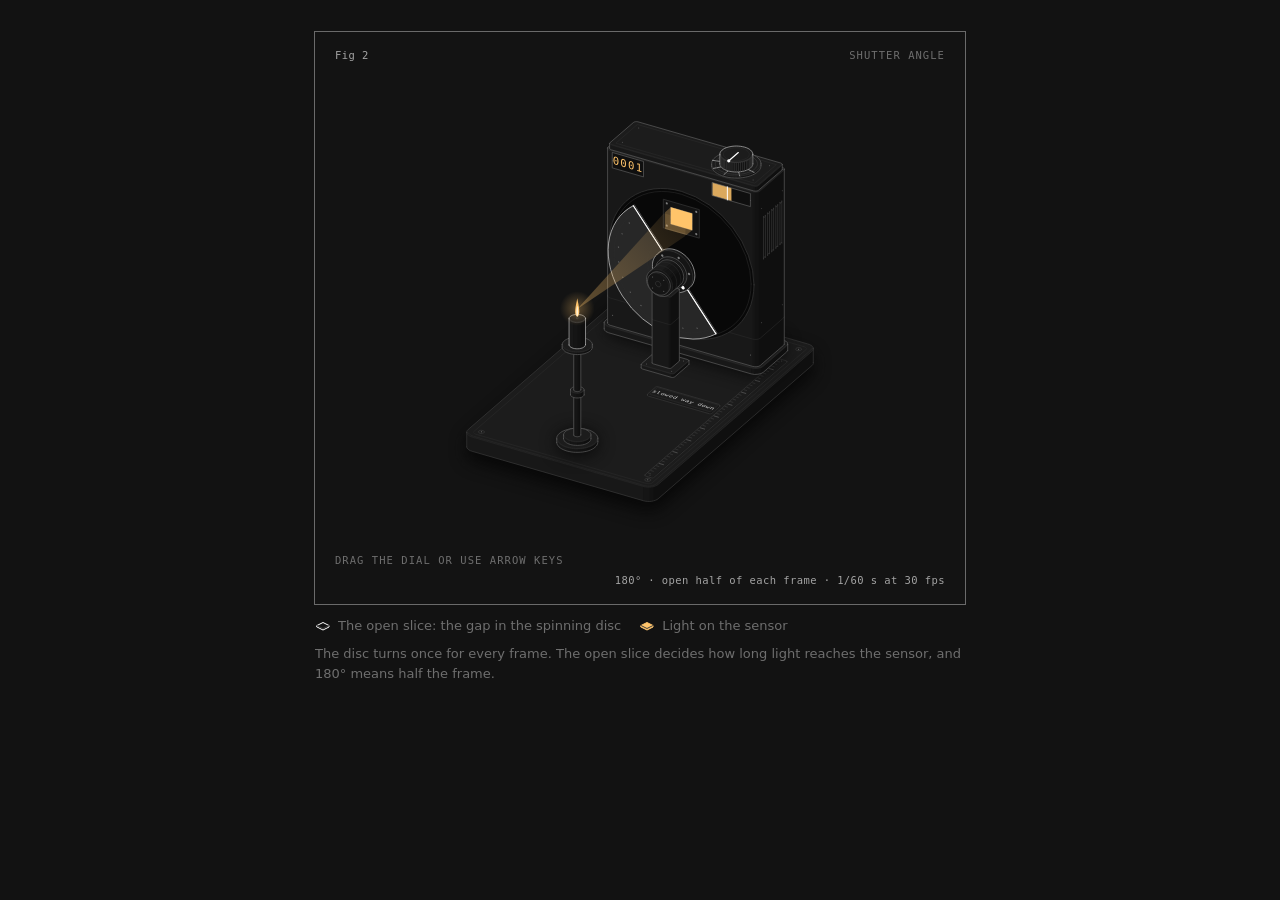
<file: docs/figures/shutter.html>
<!doctype html><html lang="en"><head><meta charset="utf-8"><meta name="viewport" content="width=device-width, initial-scale=1"><title>Shutter angle</title><style>
.iso{
  --anatomy-page:#0b0b0b;--anatomy-card:#131313;--anatomy-text:#a3a3a3;--anatomy-strong:#e6e6e6;--anatomy-muted:#6e6e6e;
  --anatomy-paper:#131313;--anatomy-face:#1b1b1b;--anatomy-top:#1c1c1c;
  --anatomy-shade-0:#0f0f0f;--anatomy-shade-1:#121212;--anatomy-shade-2:#151515;--anatomy-shade-3:#181818;
  --anatomy-lit-top:#262626;--anatomy-lit-shade:#1d1d1d;
  --anatomy-hi:#d4d4d4;--anatomy-mid:#6a6a6a;--anatomy-lo:#3e3e3e;--anatomy-faint:#2a2a2a;--anatomy-lit:#ffffff;
  --anatomy-halo:#050505;--anatomy-halo-opacity:.9;--anatomy-dot:#e6e6e6;
  --anatomy-red:#ff6b6b;--anatomy-green:#6be0a0;--anatomy-blue:#6b9bff;
  --anatomy-weight:.6px;--anatomy-ease:cubic-bezier(.32,.72,0,1);
  --anatomy-mono:ui-monospace,"SF Mono",Menlo,Consolas,monospace;
  --anatomy-lift:inset 0 1px 0 0 #ffffff0a,inset 0 0 0 1px #ffffff06,0 0 0 1px #00000026,0 1px 1px -.5px #00000014,0 3px 3px -1.5px #00000014,0 6px 6px -3px #00000014,0 12px 12px -6px #00000014;
}
.iso[data-theme="light"]{
  --anatomy-page:#f2f2ef;--anatomy-card:#fbfbfa;--anatomy-text:#57575a;--anatomy-strong:#18181a;--anatomy-muted:#8c8c90;
  --anatomy-paper:#fbfbfa;--anatomy-face:#ffffff;--anatomy-top:#ffffff;
  --anatomy-shade-0:#dcdcd9;--anatomy-shade-1:#e5e5e2;--anatomy-shade-2:#ededea;--anatomy-shade-3:#f4f4f1;
  --anatomy-lit-top:#ffffff;--anatomy-lit-shade:#eeeeeb;
  --anatomy-hi:#26262a;--anatomy-mid:#8a8a8f;--anatomy-lo:#b4b4b8;--anatomy-faint:#d4d4d6;--anatomy-lit:#000000;
  --anatomy-halo:#8a8a80;--anatomy-halo-opacity:.32;--anatomy-dot:#3a3a3e;
  --anatomy-red:#e5484d;--anatomy-green:#30a46c;--anatomy-blue:#3e63dd;
  --anatomy-lift:inset 0 1px 0 0 #ffffff,0 0 0 1px #0000000f,0 1px 1px -.5px #0000000a,0 3px 3px -1.5px #0000000a,0 6px 6px -3px #0000000a,0 12px 12px -6px #0000000a;
}
.iso-svg{display:block;width:100%;height:auto;overflow:visible}
.iso-svg path,.iso-svg circle{vector-effect:non-scaling-stroke}
.iso-fill{fill:var(--anatomy-paper);stroke:none}
.iso-solid[data-lit]>.iso-fill{fill:var(--anatomy-face)}
.iso-shade,.iso-top{stroke:none}
.iso-shade[data-shade="0"]{fill:var(--anatomy-shade-0)}
.iso-shade[data-shade="1"]{fill:var(--anatomy-shade-1)}
.iso-shade[data-shade="2"]{fill:var(--anatomy-shade-2)}
.iso-shade[data-shade="3"]{fill:var(--anatomy-shade-3)}
.iso-top{fill:var(--anatomy-top)}
.iso-solid[data-lit]>.iso-top{fill:var(--anatomy-lit-top)}
.iso-solid[data-lit]>.iso-shade{fill:var(--anatomy-lit-shade)}
.iso-solid[data-seamless]>.iso-shade,.iso-solid[data-seamless]>.iso-top{stroke-width:.4;stroke-linejoin:round}
.iso-solid[data-seamless]>.iso-shade[data-shade="0"]{stroke:var(--anatomy-shade-0)}
.iso-solid[data-seamless]>.iso-shade[data-shade="1"]{stroke:var(--anatomy-shade-1)}
.iso-solid[data-seamless]>.iso-shade[data-shade="2"]{stroke:var(--anatomy-shade-2)}
.iso-solid[data-seamless]>.iso-shade[data-shade="3"]{stroke:var(--anatomy-shade-3)}
.iso-solid[data-seamless]>.iso-top{stroke:var(--anatomy-top)}
.iso-solid[data-seamless][data-lit]>.iso-top{stroke:var(--anatomy-lit-top)}
.iso-solid[data-seamless][data-lit]>.iso-shade{stroke:var(--anatomy-lit-shade)}
.iso-solid[data-lit]>.iso-edge{stroke:var(--anatomy-lit)}
.iso-halo{fill:var(--anatomy-halo);stroke:none;filter:blur(9px);opacity:var(--anatomy-halo-opacity);transform:translateY(3px)}
.iso-line{fill:none;stroke:var(--anatomy-lo);stroke-width:var(--anatomy-weight);stroke-linecap:round;stroke-linejoin:round}
.iso-line[data-tone="hi"]{stroke:var(--anatomy-hi)}
.iso-line[data-tone="mid"]{stroke:var(--anatomy-mid)}
.iso-line[data-tone="lo"]{stroke:var(--anatomy-lo)}
.iso-line[data-tone="faint"]{stroke:var(--anatomy-faint)}
.iso-line[data-tone="lit"]{stroke:var(--anatomy-lit)}
.iso-line[data-tone="red"]{stroke:var(--anatomy-red)}
.iso-line[data-tone="green"]{stroke:var(--anatomy-green)}
.iso-line[data-tone="blue"]{stroke:var(--anatomy-blue)}
.iso-line[data-dotted]{stroke-dasharray:.01 3.5;stroke-width:1}
.iso-line[data-dashed]{stroke-dasharray:3 3}
.iso-line[data-flow]{stroke-dasharray:2 6}
.iso-wire-end{fill:var(--anatomy-paper);stroke:var(--anatomy-lo);stroke-width:var(--anatomy-weight)}
.iso-wire[data-tone="hi"] .iso-wire-end{stroke:var(--anatomy-hi)}
.iso-wire[data-tone="mid"] .iso-wire-end{stroke:var(--anatomy-mid)}
.iso-wire[data-tone="faint"] .iso-wire-end{stroke:var(--anatomy-faint)}
.iso-wire[data-tone="lit"] .iso-wire-end{stroke:var(--anatomy-lit)}
.iso-dots circle{fill:var(--anatomy-dot);stroke:none;opacity:.32}
.iso-dots[data-tone="hi"] circle{opacity:.85}
.iso-dots[data-tone="mid"] circle{opacity:.45}
.iso-dots[data-tone="lo"] circle{opacity:.22}
.iso-dots[data-tone="faint"] circle{opacity:.12}
.iso-face-text{fill:var(--anatomy-mid);font-family:var(--anatomy-mono);letter-spacing:.04em}
.iso-face-text[data-tone="hi"]{fill:var(--anatomy-hi)}
.iso-face-text[data-tone="lo"]{fill:var(--anatomy-lo)}
.iso-face-text[data-tone="faint"]{fill:var(--anatomy-faint)}
.tb-body{fill:var(--anatomy-shade-2);stroke:none}
.tb-shine{fill:var(--anatomy-top);stroke:none}
.tb-shade{fill:var(--anatomy-shade-0);stroke:none}
.tb-ring{fill:none;stroke:var(--anatomy-lo);stroke-width:.45;stroke-linecap:butt;stroke-linejoin:round}
.tb-ring[data-tone="mid"]{stroke:var(--anatomy-mid)}
.tb-ring[data-tone="faint"]{stroke:var(--anatomy-faint)}
.tb-ring[data-tone="hi"]{stroke:var(--anatomy-hi)}
@keyframes iso-flow{to{stroke-dashoffset:-32}}
@keyframes iso-pulse{0%,100%{opacity:.18}12%{opacity:1}40%{opacity:.18}}
.iso-line[data-flow]{animation:iso-flow 1600ms linear infinite}
.iso-dots circle[data-pulse]{animation:iso-pulse 1600ms steps(1,end) infinite;animation-delay:var(--pulse-at,0ms)}
.iso-figure{margin:32px 0 36px}
.iso-plate{position:relative;padding:52px 24px;border-radius:0;background:var(--anatomy-card);box-shadow:0 0 0 1px var(--anatomy-mid);--anatomy-paper:var(--anatomy-card)}
.iso-plate-corners{position:absolute;inset:18px 20px;pointer-events:none}
.iso-plate-corner{position:absolute;color:var(--anatomy-muted);font-family:var(--anatomy-mono);font-size:10.5px;line-height:1;letter-spacing:.04em;white-space:nowrap}
.iso-plate-corner[data-corner="fig"]{top:0;left:0;color:var(--anatomy-text)}
.iso-plate-corner[data-corner="title"]{top:0;right:0;text-transform:uppercase;letter-spacing:.1em}
.iso-plate-corner[data-corner="hint"]{bottom:0;left:0;text-transform:uppercase;letter-spacing:.1em}
.iso-plate-corner[data-corner="readout"]{right:0;bottom:0;color:var(--anatomy-text);font-variant-numeric:tabular-nums}
.iso-plate .iso-svg{margin:0 auto}
.iso-legend{display:grid;gap:8px;margin-top:12px;color:var(--anatomy-muted);font-size:13px;line-height:1.55}
.iso-keys{display:flex;flex-wrap:wrap;gap:6px 18px}
.iso-key{display:inline-flex;align-items:center;gap:7px}
.iso-swatch{width:16px;height:10px;flex:none;overflow:visible}
.iso-swatch path{fill:none;stroke:var(--anatomy-hi);stroke-width:1;vector-effect:non-scaling-stroke;stroke-linejoin:round;stroke-linecap:round}
.iso-swatch[data-mark="raised"] path,.iso-swatch[data-mark="flat"] path{stroke:var(--anatomy-mid)}
.iso-swatch[data-mark="lit"] path{stroke:var(--anatomy-lit)}
.iso-swatch[data-mark="dim"] path{stroke:var(--anatomy-lo)}
.iso-swatch[data-mark="dotted"] path{stroke-dasharray:.01 3;stroke-width:1.4}
.iso-swatch[data-mark="dashed"] path{stroke-dasharray:3 2.5}
.iso-swatch[data-mark="red"] path{stroke:var(--anatomy-red)}
.iso-swatch[data-mark="green"] path{stroke:var(--anatomy-green)}
.iso-swatch[data-mark="blue"] path{stroke:var(--anatomy-blue)}
.iso-swatch-crease{stroke:var(--anatomy-lo)!important}
@media (max-width:560px){.iso-plate{padding:48px 12px 70px}.iso-plate-corner[data-corner="hint"]{bottom:18px}}
@media (prefers-reduced-motion:reduce){.iso-line[data-flow],.iso-dots circle[data-pulse]{animation:none}}

*{box-sizing:border-box}
html{color-scheme:dark}
body[data-theme="light"]{color-scheme:light}
body{margin:0;background:var(--anatomy-page);color:var(--anatomy-text);font:14px/1.6 ui-sans-serif,system-ui,-apple-system,"Segoe UI",sans-serif;-webkit-font-smoothing:antialiased}
.iso-page{width:min(650px,100% - 32px);margin:64px auto 96px}
</style><style>body{background:transparent}.iso-page{width:min(650px,100% - 4px);margin:2px auto}</style></head><body class="iso" data-theme="dark"><main class="iso-page"><style>
.sh{--sh-light:#ffc46b;--sh-light-hot:#fff1d6}
.sh .iso-stage{touch-action:none;cursor:grab;outline:none;-webkit-user-select:none;user-select:none}
.sh .iso-stage:active{cursor:grabbing}
.sh .iso-stage:focus-visible{outline:1px solid var(--anatomy-muted);outline-offset:2px}
.sh-well{fill:#080808}
.sh-blade{fill:#272727;stroke:var(--anatomy-hi);stroke-width:.7;stroke-linejoin:round;vector-effect:non-scaling-stroke}
.sh-blade-back{fill:#151515;stroke:var(--anatomy-mid);stroke-width:.6;stroke-linejoin:round;vector-effect:non-scaling-stroke}
.sh-rivet{fill:var(--anatomy-dot);opacity:.32}
.sh-screw{fill:var(--anatomy-dot);opacity:.5}
.sh-index{fill:var(--anatomy-lit)}
.sh-glow{fill:var(--sh-light)}
.sh-span{fill:var(--sh-light);opacity:.85}
.sh-count{fill:var(--sh-light);letter-spacing:.12em}
.sh-patch{fill:var(--sh-light);opacity:.42}
.sh-beam{fill:url(#sh-beam)}
.sh-beam-back{fill:var(--sh-light)}
.sh-flare{fill:url(#sh-flare)}
.sh-flame{fill:var(--sh-light)}
.sh-flame-core{fill:var(--sh-light-hot)}
.sh .iso-key:nth-child(2) .iso-swatch path{stroke:var(--sh-light);fill:var(--sh-light)}
.sh .iso-plate{padding-bottom:68px;overflow:hidden}
.sh .iso-plate-corner[data-corner="hint"]{bottom:20px}
@media (max-width:560px){.sh .iso-plate{padding:40px 12px 84px}.sh .iso-svg{width:126%;margin:-6% -13% -4%}.sh .iso-plate-corner[data-corner="hint"]{bottom:38px}.sh .iso-plate-corner[data-corner="readout"]{white-space:normal;left:0;text-align:right}}
@media (max-width:420px){.sh .iso-plate-corner{font-size:9px}}
</style><div class="sh"><figure class="iso-figure"><div class="iso-plate"><div class="iso-plate-corners" aria-hidden="true"><span class="iso-plate-corner" data-corner="fig">Fig 2</span><span class="iso-plate-corner" data-corner="title">Shutter angle</span><span class="iso-plate-corner" data-corner="hint">Drag the dial or use arrow keys</span><span class="iso-plate-corner" data-corner="readout" data-readout>180° · open half of each frame · 1/60 s at 30 fps</span></div><div class="iso-stage" tabindex="0" role="slider" aria-label="Shutter angle. Drag the dial, or use the arrow keys, to make the open slice bigger or smaller." aria-valuemin="45" aria-valuemax="360" aria-valuenow="180" aria-valuetext="180° · open half of each frame · 1/60 s at 30 fps"><svg xmlns="http://www.w3.org/2000/svg" class="iso-svg" viewBox="0 0 600 450" role="img" aria-label="A rotary shutter on a bench. A candle shines into a camera body. In front of the body, a motor spins a metal disc with a slice cut out of it, once for every frame. The image sensor on the body only lights up while the open slice passes in front of it. A dial on top sets how big the slice is."><defs><radialGradient id="sh-flare"><stop offset="0" stop-color="var(--sh-light)" stop-opacity=".32"/><stop offset="1" stop-color="var(--sh-light)" stop-opacity="0"/></radialGradient><clipPath id="sh-blade"><path data-part="blade-clip" data-turn-self d="M0 0L0 -56A56 56 0 0 1 0 56Z"/></clipPath><clipPath id="sh-blade-still"><path data-part="blade-still" d="M0 0L0 -56A56 56 0 0 1 0 56Z"/></clipPath><clipPath id="sh-open"><path data-part="open-clip" data-turn-self d="M0 0L0 86A86 86 0 0 1 0 -86Z"/></clipPath></defs><path class="iso-halo" d="M127.3 353.5L127.3 352.4L127.8 351.3L128.7 350.4L281.8 217.8L283.1 216.9L284.7 216.2L286.5 215.6L288.5 215.2L290.6 215L292.7 215.1L294.8 215.3L296.8 215.8L467.3 265L469 265.6L470.5 266.4L471.6 267.3L472.4 268.3L472.7 269.4L472.7 283.6L472.7 284.6L472.2 285.7L471.3 286.7L318.2 419.3L316.9 420.1L315.3 420.9L313.5 421.4L311.5 421.8L309.4 422L307.3 422L305.2 421.7L303.2 421.3L132.7 372L131 371.4L129.5 370.6L128.4 369.7L127.6 368.7L127.3 367.7Z"/><g class="iso-solid"><path class="iso-fill" d="M288.8 245.5L289.2 244.5L290 243.5L291.3 242.6L292.9 241.9L294.8 241.4L296.9 241.1L299 241.1L301.1 241.3L303.1 241.7L304.8 242.4L306.2 243.2L307.2 244.1L307.8 245.2L307.9 246.2L307.9 248.1L307.5 249.2L306.6 250.2L305.3 251L303.7 251.7L301.8 252.2L299.7 252.5L297.6 252.5L295.5 252.3L293.5 251.9L291.8 251.3L290.4 250.5L289.4 249.5L288.9 248.5L288.8 247.4Z"/><path class="iso-shade" data-shade="0" d="M306.6 250.2L305.3 251L305.3 249.1L306.6 248.3ZM305.3 251L303.7 251.7L303.7 249.8L305.3 249.1ZM307.9 248.1L307.5 249.2L307.5 247.3L307.9 246.2ZM307.5 249.2L306.6 250.2L306.6 248.3L307.5 247.3Z"/><path class="iso-shade" data-shade="1" d="M303.7 251.7L301.8 252.2L301.8 250.3L303.7 249.8ZM301.8 252.2L299.7 252.5L299.7 250.6L301.8 250.3ZM299.7 252.5L297.6 252.5L297.6 250.7L299.7 250.6Z"/><path class="iso-shade" data-shade="2" d="M297.6 252.5L295.5 252.3L295.5 250.5L297.6 250.7ZM295.5 252.3L293.5 251.9L293.5 250L295.5 250.5Z"/><path class="iso-shade" data-shade="3" d="M293.5 251.9L291.8 251.3L291.8 249.4L293.5 250ZM291.8 251.3L290.4 250.5L290.4 248.6L291.8 249.4ZM290.4 250.5L289.4 249.5L289.4 247.6L290.4 248.6ZM289.4 249.5L288.9 248.5L288.9 246.6L289.4 247.6ZM288.9 248.5L288.8 247.4L288.8 245.5L288.9 246.6Z"/><path class="iso-top" d="M306.6 248.3L305.3 249.1L303.7 249.8L301.8 250.3L299.7 250.6L297.6 250.7L295.5 250.5L293.5 250L291.8 249.4L290.4 248.6L289.4 247.6L288.9 246.6L288.8 245.5L289.2 244.5L290 243.5L291.3 242.6L292.9 241.9L294.8 241.4L296.9 241.1L299 241.1L301.1 241.3L303.1 241.7L304.8 242.4L306.2 243.2L307.2 244.1L307.8 245.2L307.9 246.2L307.5 247.3Z"/><path class="iso-line iso-crease" data-tone="faint" d="M307.9 246.2L307.5 247.3L306.6 248.3L305.3 249.1L303.7 249.8L301.8 250.3L299.7 250.6L297.6 250.7L295.5 250.5L293.5 250L291.8 249.4L290.4 248.6L289.4 247.6L288.9 246.6L288.8 245.5"/><path class="iso-line iso-edge" data-tone="lo" d="M288.8 245.5L289.2 244.5L290 243.5L291.3 242.6L292.9 241.9L294.8 241.4L296.9 241.1L299 241.1L301.1 241.3L303.1 241.7L304.8 242.4L306.2 243.2L307.2 244.1L307.8 245.2L307.9 246.2M307.9 248.1L307.5 249.2L306.6 250.2L305.3 251L303.7 251.7L301.8 252.2L299.7 252.5L297.6 252.5L295.5 252.3L293.5 251.9L291.8 251.3L290.4 250.5L289.4 249.5L288.9 248.5L288.8 247.4M288.8 245.5L288.8 247.4M307.9 246.2L307.9 248.1"/></g><g class="iso-solid"><path class="iso-fill" d="M291 241.6L291.3 240.8L291.9 240L292.9 239.3L294.2 238.8L295.6 238.4L297.2 238.2L298.9 238.2L300.5 238.3L302 238.7L303.3 239.1L304.4 239.8L305.2 240.5L305.6 241.3L305.7 242.1L305.7 246.2L305.4 247L304.7 247.7L303.7 248.4L302.5 248.9L301 249.3L299.4 249.5L297.8 249.6L296.1 249.4L294.6 249.1L293.3 248.6L292.2 248L291.4 247.2L291 246.4L291 245.6Z"/><path class="iso-shade" data-shade="0" d="M304.7 247.7L303.7 248.4L303.7 244.4L304.7 243.7ZM303.7 248.4L302.5 248.9L302.5 244.9L303.7 244.4ZM305.7 246.2L305.4 247L305.4 242.9L305.7 242.1ZM305.4 247L304.7 247.7L304.7 243.7L305.4 242.9Z"/><path class="iso-shade" data-shade="1" d="M302.5 248.9L301 249.3L301 245.3L302.5 244.9ZM301 249.3L299.4 249.5L299.4 245.5L301 245.3ZM299.4 249.5L297.8 249.6L297.8 245.5L299.4 245.5Z"/><path class="iso-shade" data-shade="2" d="M297.8 249.6L296.1 249.4L296.1 245.4L297.8 245.5ZM296.1 249.4L294.6 249.1L294.6 245.1L296.1 245.4Z"/><path class="iso-shade" data-shade="3" d="M294.6 249.1L293.3 248.6L293.3 244.6L294.6 245.1ZM293.3 248.6L292.2 248L292.2 243.9L293.3 244.6ZM292.2 248L291.4 247.2L291.4 243.2L292.2 243.9ZM291.4 247.2L291 246.4L291 242.4L291.4 243.2ZM291 246.4L291 245.6L291 241.6L291 242.4Z"/><path class="iso-top" d="M304.7 243.7L303.7 244.4L302.5 244.9L301 245.3L299.4 245.5L297.8 245.5L296.1 245.4L294.6 245.1L293.3 244.6L292.2 243.9L291.4 243.2L291 242.4L291 241.6L291.3 240.8L291.9 240L292.9 239.3L294.2 238.8L295.6 238.4L297.2 238.2L298.9 238.2L300.5 238.3L302 238.7L303.3 239.1L304.4 239.8L305.2 240.5L305.6 241.3L305.7 242.1L305.4 242.9Z"/><path class="iso-line iso-crease" data-tone="faint" d="M305.7 242.1L305.4 242.9L304.7 243.7L303.7 244.4L302.5 244.9L301 245.3L299.4 245.5L297.8 245.5L296.1 245.4L294.6 245.1L293.3 244.6L292.2 243.9L291.4 243.2L291 242.4L291 241.6"/><path class="iso-line iso-edge" data-tone="mid" d="M291 241.6L291.3 240.8L291.9 240L292.9 239.3L294.2 238.8L295.6 238.4L297.2 238.2L298.9 238.2L300.5 238.3L302 238.7L303.3 239.1L304.4 239.8L305.2 240.5L305.6 241.3L305.7 242.1M305.7 246.2L305.4 247L304.7 247.7L303.7 248.4L302.5 248.9L301 249.3L299.4 249.5L297.8 249.6L296.1 249.4L294.6 249.1L293.3 248.6L292.2 248L291.4 247.2L291 246.4L291 245.6M291 241.6L291 245.6M305.7 242.1L305.7 246.2"/></g><g class="iso-solid"><path class="iso-fill" d="M426.1 285.2L426.5 284.1L427.4 283.1L428.6 282.3L430.3 281.6L432.2 281.1L434.2 280.8L436.4 280.8L438.5 281L440.4 281.4L442.2 282L443.6 282.8L444.6 283.8L445.1 284.8L445.2 285.9L445.2 287.8L444.8 288.8L444 289.8L442.7 290.7L441.1 291.4L439.2 291.9L437.1 292.2L434.9 292.2L432.8 292L430.9 291.6L429.2 290.9L427.8 290.1L426.8 289.2L426.2 288.1L426.1 287.1Z"/><path class="iso-shade" data-shade="0" d="M444 289.8L442.7 290.7L442.7 288.8L444 287.9ZM442.7 290.7L441.1 291.4L441.1 289.5L442.7 288.8ZM445.2 287.8L444.8 288.8L444.8 286.9L445.2 285.9ZM444.8 288.8L444 289.8L444 287.9L444.8 286.9Z"/><path class="iso-shade" data-shade="1" d="M441.1 291.4L439.2 291.9L439.2 290L441.1 289.5ZM439.2 291.9L437.1 292.2L437.1 290.3L439.2 290ZM437.1 292.2L434.9 292.2L434.9 290.3L437.1 290.3Z"/><path class="iso-shade" data-shade="2" d="M434.9 292.2L432.8 292L432.8 290.1L434.9 290.3ZM432.8 292L430.9 291.6L430.9 289.7L432.8 290.1Z"/><path class="iso-shade" data-shade="3" d="M430.9 291.6L429.2 290.9L429.2 289L430.9 289.7ZM429.2 290.9L427.8 290.1L427.8 288.2L429.2 289ZM427.8 290.1L426.8 289.2L426.8 287.3L427.8 288.2ZM426.8 289.2L426.2 288.1L426.2 286.2L426.8 287.3ZM426.2 288.1L426.1 287.1L426.1 285.2L426.2 286.2Z"/><path class="iso-top" d="M444 287.9L442.7 288.8L441.1 289.5L439.2 290L437.1 290.3L434.9 290.3L432.8 290.1L430.9 289.7L429.2 289L427.8 288.2L426.8 287.3L426.2 286.2L426.1 285.2L426.5 284.1L427.4 283.1L428.6 282.3L430.3 281.6L432.2 281.1L434.2 280.8L436.4 280.8L438.5 281L440.4 281.4L442.2 282L443.6 282.8L444.6 283.8L445.1 284.8L445.2 285.9L444.8 286.9Z"/><path class="iso-line iso-crease" data-tone="faint" d="M445.2 285.9L444.8 286.9L444 287.9L442.7 288.8L441.1 289.5L439.2 290L437.1 290.3L434.9 290.3L432.8 290.1L430.9 289.7L429.2 289L427.8 288.2L426.8 287.3L426.2 286.2L426.1 285.2"/><path class="iso-line iso-edge" data-tone="lo" d="M426.1 285.2L426.5 284.1L427.4 283.1L428.6 282.3L430.3 281.6L432.2 281.1L434.2 280.8L436.4 280.8L438.5 281L440.4 281.4L442.2 282L443.6 282.8L444.6 283.8L445.1 284.8L445.2 285.9M445.2 287.8L444.8 288.8L444 289.8L442.7 290.7L441.1 291.4L439.2 291.9L437.1 292.2L434.9 292.2L432.8 292L430.9 291.6L429.2 290.9L427.8 290.1L426.8 289.2L426.2 288.1L426.1 287.1M426.1 285.2L426.1 287.1M445.2 285.9L445.2 287.8"/></g><g class="iso-solid"><path class="iso-fill" d="M428.3 281.2L428.6 280.4L429.3 279.7L430.3 279L431.5 278.5L433 278.1L434.6 277.9L436.2 277.8L437.8 278L439.4 278.3L440.7 278.8L441.8 279.4L442.5 280.2L443 281L443 281.8L443 285.8L442.7 286.6L442.1 287.4L441.1 288L439.8 288.6L438.4 289L436.8 289.2L435.1 289.2L433.5 289.1L432 288.7L430.6 288.2L429.6 287.6L428.8 286.9L428.4 286.1L428.3 285.3Z"/><path class="iso-shade" data-shade="0" d="M442.1 287.4L441.1 288L441.1 284L442.1 283.3ZM441.1 288L439.8 288.6L439.8 284.6L441.1 284ZM443 285.8L442.7 286.6L442.7 282.6L443 281.8ZM442.7 286.6L442.1 287.4L442.1 283.3L442.7 282.6Z"/><path class="iso-shade" data-shade="1" d="M439.8 288.6L438.4 289L438.4 284.9L439.8 284.6ZM438.4 289L436.8 289.2L436.8 285.2L438.4 284.9ZM436.8 289.2L435.1 289.2L435.1 285.2L436.8 285.2Z"/><path class="iso-shade" data-shade="2" d="M435.1 289.2L433.5 289.1L433.5 285L435.1 285.2ZM433.5 289.1L432 288.7L432 284.7L433.5 285Z"/><path class="iso-shade" data-shade="3" d="M432 288.7L430.6 288.2L430.6 284.2L432 284.7ZM430.6 288.2L429.6 287.6L429.6 283.6L430.6 284.2ZM429.6 287.6L428.8 286.9L428.8 282.9L429.6 283.6ZM428.8 286.9L428.4 286.1L428.4 282.1L428.8 282.9ZM428.4 286.1L428.3 285.3L428.3 281.2L428.4 282.1Z"/><path class="iso-top" d="M442.1 283.3L441.1 284L439.8 284.6L438.4 284.9L436.8 285.2L435.1 285.2L433.5 285L432 284.7L430.6 284.2L429.6 283.6L428.8 282.9L428.4 282.1L428.3 281.2L428.6 280.4L429.3 279.7L430.3 279L431.5 278.5L433 278.1L434.6 277.9L436.2 277.8L437.8 278L439.4 278.3L440.7 278.8L441.8 279.4L442.5 280.2L443 281L443 281.8L442.7 282.6Z"/><path class="iso-line iso-crease" data-tone="faint" d="M443 281.8L442.7 282.6L442.1 283.3L441.1 284L439.8 284.6L438.4 284.9L436.8 285.2L435.1 285.2L433.5 285L432 284.7L430.6 284.2L429.6 283.6L428.8 282.9L428.4 282.1L428.3 281.2"/><path class="iso-line iso-edge" data-tone="mid" d="M428.3 281.2L428.6 280.4L429.3 279.7L430.3 279L431.5 278.5L433 278.1L434.6 277.9L436.2 277.8L437.8 278L439.4 278.3L440.7 278.8L441.8 279.4L442.5 280.2L443 281L443 281.8M443 285.8L442.7 286.6L442.1 287.4L441.1 288L439.8 288.6L438.4 289L436.8 289.2L435.1 289.2L433.5 289.1L432 288.7L430.6 288.2L429.6 287.6L428.8 286.9L428.4 286.1L428.3 285.3M428.3 281.2L428.3 285.3M443 281.8L443 285.8"/></g><g class="iso-solid"><path class="iso-fill" d="M154.8 361.6L155.2 360.5L156 359.5L157.3 358.7L158.9 358L160.8 357.5L162.9 357.2L165.1 357.1L167.2 357.3L169.1 357.8L170.8 358.4L172.2 359.2L173.2 360.2L173.8 361.2L173.9 362.3L173.9 364.2L173.5 365.2L172.6 366.2L171.4 367.1L169.7 367.8L167.8 368.3L165.8 368.5L163.6 368.6L161.5 368.4L159.6 368L157.8 367.3L156.4 366.5L155.4 365.6L154.9 364.5L154.8 363.5Z"/><path class="iso-shade" data-shade="0" d="M172.6 366.2L171.4 367.1L171.4 365.2L172.6 364.3ZM171.4 367.1L169.7 367.8L169.7 365.9L171.4 365.2ZM173.9 364.2L173.5 365.2L173.5 363.3L173.9 362.3ZM173.5 365.2L172.6 366.2L172.6 364.3L173.5 363.3Z"/><path class="iso-shade" data-shade="1" d="M169.7 367.8L167.8 368.3L167.8 366.4L169.7 365.9ZM167.8 368.3L165.8 368.5L165.8 366.6L167.8 366.4ZM165.8 368.5L163.6 368.6L163.6 366.7L165.8 366.6Z"/><path class="iso-shade" data-shade="2" d="M163.6 368.6L161.5 368.4L161.5 366.5L163.6 366.7ZM161.5 368.4L159.6 368L159.6 366.1L161.5 366.5Z"/><path class="iso-shade" data-shade="3" d="M159.6 368L157.8 367.3L157.8 365.4L159.6 366.1ZM157.8 367.3L156.4 366.5L156.4 364.6L157.8 365.4ZM156.4 366.5L155.4 365.6L155.4 363.7L156.4 364.6ZM155.4 365.6L154.9 364.5L154.9 362.6L155.4 363.7ZM154.9 364.5L154.8 363.5L154.8 361.6L154.9 362.6Z"/><path class="iso-top" d="M172.6 364.3L171.4 365.2L169.7 365.9L167.8 366.4L165.8 366.6L163.6 366.7L161.5 366.5L159.6 366.1L157.8 365.4L156.4 364.6L155.4 363.7L154.9 362.6L154.8 361.6L155.2 360.5L156 359.5L157.3 358.7L158.9 358L160.8 357.5L162.9 357.2L165.1 357.1L167.2 357.3L169.1 357.8L170.8 358.4L172.2 359.2L173.2 360.2L173.8 361.2L173.9 362.3L173.5 363.3Z"/><path class="iso-line iso-crease" data-tone="faint" d="M173.9 362.3L173.5 363.3L172.6 364.3L171.4 365.2L169.7 365.9L167.8 366.4L165.8 366.6L163.6 366.7L161.5 366.5L159.6 366.1L157.8 365.4L156.4 364.6L155.4 363.7L154.9 362.6L154.8 361.6"/><path class="iso-line iso-edge" data-tone="lo" d="M154.8 361.6L155.2 360.5L156 359.5L157.3 358.7L158.9 358L160.8 357.5L162.9 357.2L165.1 357.1L167.2 357.3L169.1 357.8L170.8 358.4L172.2 359.2L173.2 360.2L173.8 361.2L173.9 362.3M173.9 364.2L173.5 365.2L172.6 366.2L171.4 367.1L169.7 367.8L167.8 368.3L165.8 368.5L163.6 368.6L161.5 368.4L159.6 368L157.8 367.3L156.4 366.5L155.4 365.6L154.9 364.5L154.8 363.5M154.8 361.6L154.8 363.5M173.9 362.3L173.9 364.2"/></g><g class="iso-solid"><path class="iso-fill" d="M157 357.6L157.3 356.8L157.9 356L158.9 355.4L160.2 354.8L161.6 354.5L163.2 354.2L164.9 354.2L166.5 354.4L168 354.7L169.4 355.2L170.4 355.8L171.2 356.5L171.6 357.3L171.7 358.2L171.7 362.2L171.4 363L170.7 363.8L169.7 364.4L168.5 365L167 365.4L165.4 365.6L163.8 365.6L162.2 365.4L160.6 365.1L159.3 364.6L158.2 364L157.5 363.3L157 362.5L157 361.6Z"/><path class="iso-shade" data-shade="0" d="M170.7 363.8L169.7 364.4L169.7 360.4L170.7 359.7ZM169.7 364.4L168.5 365L168.5 360.9L169.7 360.4ZM171.7 362.2L171.4 363L171.4 359L171.7 358.2ZM171.4 363L170.7 363.8L170.7 359.7L171.4 359Z"/><path class="iso-shade" data-shade="1" d="M168.5 365L167 365.4L167 361.3L168.5 360.9ZM167 365.4L165.4 365.6L165.4 361.5L167 361.3ZM165.4 365.6L163.8 365.6L163.8 361.6L165.4 361.5Z"/><path class="iso-shade" data-shade="2" d="M163.8 365.6L162.2 365.4L162.2 361.4L163.8 361.6ZM162.2 365.4L160.6 365.1L160.6 361.1L162.2 361.4Z"/><path class="iso-shade" data-shade="3" d="M160.6 365.1L159.3 364.6L159.3 360.6L160.6 361.1ZM159.3 364.6L158.2 364L158.2 360L159.3 360.6ZM158.2 364L157.5 363.3L157.5 359.2L158.2 360ZM157.5 363.3L157 362.5L157 358.4L157.5 359.2ZM157 362.5L157 361.6L157 357.6L157 358.4Z"/><path class="iso-top" d="M170.7 359.7L169.7 360.4L168.5 360.9L167 361.3L165.4 361.5L163.8 361.6L162.2 361.4L160.6 361.1L159.3 360.6L158.2 360L157.5 359.2L157 358.4L157 357.6L157.3 356.8L157.9 356L158.9 355.4L160.2 354.8L161.6 354.5L163.2 354.2L164.9 354.2L166.5 354.4L168 354.7L169.4 355.2L170.4 355.8L171.2 356.5L171.6 357.3L171.7 358.2L171.4 359Z"/><path class="iso-line iso-crease" data-tone="faint" d="M171.7 358.2L171.4 359L170.7 359.7L169.7 360.4L168.5 360.9L167 361.3L165.4 361.5L163.8 361.6L162.2 361.4L160.6 361.1L159.3 360.6L158.2 360L157.5 359.2L157 358.4L157 357.6"/><path class="iso-line iso-edge" data-tone="mid" d="M157 357.6L157.3 356.8L157.9 356L158.9 355.4L160.2 354.8L161.6 354.5L163.2 354.2L164.9 354.2L166.5 354.4L168 354.7L169.4 355.2L170.4 355.8L171.2 356.5L171.6 357.3L171.7 358.2M171.7 362.2L171.4 363L170.7 363.8L169.7 364.4L168.5 365L167 365.4L165.4 365.6L163.8 365.6L162.2 365.4L160.6 365.1L159.3 364.6L158.2 364L157.5 363.3L157 362.5L157 361.6M157 357.6L157 361.6M171.7 358.2L171.7 362.2"/></g><g class="iso-solid"><path class="iso-fill" d="M292.1 401.2L292.5 400.2L293.4 399.2L294.7 398.3L296.3 397.6L298.2 397.1L300.3 396.8L302.4 396.8L304.5 397L306.5 397.4L308.2 398.1L309.6 398.9L310.6 399.8L311.1 400.8L311.2 401.9L311.2 403.8L310.8 404.9L310 405.8L308.7 406.7L307.1 407.4L305.2 407.9L303.1 408.2L301 408.2L298.9 408L296.9 407.6L295.2 407L293.8 406.2L292.8 405.2L292.2 404.2L292.1 403.1Z"/><path class="iso-shade" data-shade="0" d="M310 405.8L308.7 406.7L308.7 404.8L310 404ZM308.7 406.7L307.1 407.4L307.1 405.5L308.7 404.8ZM311.2 403.8L310.8 404.9L310.8 403L311.2 401.9ZM310.8 404.9L310 405.8L310 404L310.8 403Z"/><path class="iso-shade" data-shade="1" d="M307.1 407.4L305.2 407.9L305.2 406L307.1 405.5ZM305.2 407.9L303.1 408.2L303.1 406.3L305.2 406ZM303.1 408.2L301 408.2L301 406.3L303.1 406.3Z"/><path class="iso-shade" data-shade="2" d="M301 408.2L298.9 408L298.9 406.1L301 406.3ZM298.9 408L296.9 407.6L296.9 405.7L298.9 406.1Z"/><path class="iso-shade" data-shade="3" d="M296.9 407.6L295.2 407L295.2 405.1L296.9 405.7ZM295.2 407L293.8 406.2L293.8 404.3L295.2 405.1ZM293.8 406.2L292.8 405.2L292.8 403.3L293.8 404.3ZM292.8 405.2L292.2 404.2L292.2 402.3L292.8 403.3ZM292.2 404.2L292.1 403.1L292.1 401.2L292.2 402.3Z"/><path class="iso-top" d="M310 404L308.7 404.8L307.1 405.5L305.2 406L303.1 406.3L301 406.3L298.9 406.1L296.9 405.7L295.2 405.1L293.8 404.3L292.8 403.3L292.2 402.3L292.1 401.2L292.5 400.2L293.4 399.2L294.7 398.3L296.3 397.6L298.2 397.1L300.3 396.8L302.4 396.8L304.5 397L306.5 397.4L308.2 398.1L309.6 398.9L310.6 399.8L311.1 400.8L311.2 401.9L310.8 403Z"/><path class="iso-line iso-crease" data-tone="faint" d="M311.2 401.9L310.8 403L310 404L308.7 404.8L307.1 405.5L305.2 406L303.1 406.3L301 406.3L298.9 406.1L296.9 405.7L295.2 405.1L293.8 404.3L292.8 403.3L292.2 402.3L292.1 401.2"/><path class="iso-line iso-edge" data-tone="lo" d="M292.1 401.2L292.5 400.2L293.4 399.2L294.7 398.3L296.3 397.6L298.2 397.1L300.3 396.8L302.4 396.8L304.5 397L306.5 397.4L308.2 398.1L309.6 398.9L310.6 399.8L311.1 400.8L311.2 401.9M311.2 403.8L310.8 404.9L310 405.8L308.7 406.7L307.1 407.4L305.2 407.9L303.1 408.2L301 408.2L298.9 408L296.9 407.6L295.2 407L293.8 406.2L292.8 405.2L292.2 404.2L292.1 403.1M292.1 401.2L292.1 403.1M311.2 401.9L311.2 403.8"/></g><g class="iso-solid"><path class="iso-fill" d="M294.3 397.3L294.6 396.4L295.3 395.7L296.3 395L297.5 394.5L299 394.1L300.6 393.9L302.2 393.9L303.9 394L305.4 394.3L306.7 394.8L307.8 395.5L308.6 396.2L309 397L309 397.8L309 401.8L308.7 402.7L308.1 403.4L307.1 404.1L305.8 404.6L304.4 405L302.8 405.2L301.1 405.2L299.5 405.1L298 404.8L296.7 404.3L295.6 403.6L294.8 402.9L294.4 402.1L294.3 401.3Z"/><path class="iso-shade" data-shade="0" d="M308.1 403.4L307.1 404.1L307.1 400L308.1 399.4ZM307.1 404.1L305.8 404.6L305.8 400.6L307.1 400ZM309 401.8L308.7 402.7L308.7 398.6L309 397.8ZM308.7 402.7L308.1 403.4L308.1 399.4L308.7 398.6Z"/><path class="iso-shade" data-shade="1" d="M305.8 404.6L304.4 405L304.4 401L305.8 400.6ZM304.4 405L302.8 405.2L302.8 401.2L304.4 401ZM302.8 405.2L301.1 405.2L301.1 401.2L302.8 401.2Z"/><path class="iso-shade" data-shade="2" d="M301.1 405.2L299.5 405.1L299.5 401.1L301.1 401.2ZM299.5 405.1L298 404.8L298 400.7L299.5 401.1Z"/><path class="iso-shade" data-shade="3" d="M298 404.8L296.7 404.3L296.7 400.2L298 400.7ZM296.7 404.3L295.6 403.6L295.6 399.6L296.7 400.2ZM295.6 403.6L294.8 402.9L294.8 398.9L295.6 399.6ZM294.8 402.9L294.4 402.1L294.4 398.1L294.8 398.9ZM294.4 402.1L294.3 401.3L294.3 397.3L294.4 398.1Z"/><path class="iso-top" d="M308.1 399.4L307.1 400L305.8 400.6L304.4 401L302.8 401.2L301.1 401.2L299.5 401.1L298 400.7L296.7 400.2L295.6 399.6L294.8 398.9L294.4 398.1L294.3 397.3L294.6 396.4L295.3 395.7L296.3 395L297.5 394.5L299 394.1L300.6 393.9L302.2 393.9L303.9 394L305.4 394.3L306.7 394.8L307.8 395.5L308.6 396.2L309 397L309 397.8L308.7 398.6Z"/><path class="iso-line iso-crease" data-tone="faint" d="M309 397.8L308.7 398.6L308.1 399.4L307.1 400L305.8 400.6L304.4 401L302.8 401.2L301.1 401.2L299.5 401.1L298 400.7L296.7 400.2L295.6 399.6L294.8 398.9L294.4 398.1L294.3 397.3"/><path class="iso-line iso-edge" data-tone="mid" d="M294.3 397.3L294.6 396.4L295.3 395.7L296.3 395L297.5 394.5L299 394.1L300.6 393.9L302.2 393.9L303.9 394L305.4 394.3L306.7 394.8L307.8 395.5L308.6 396.2L309 397L309 397.8M309 401.8L308.7 402.7L308.1 403.4L307.1 404.1L305.8 404.6L304.4 405L302.8 405.2L301.1 405.2L299.5 405.1L298 404.8L296.7 404.3L295.6 403.6L294.8 402.9L294.4 402.1L294.3 401.3M294.3 397.3L294.3 401.3M309 397.8L309 401.8"/></g><g class="iso-solid"><path class="iso-fill" d="M127.3 347.5L127.3 346.5L127.8 345.4L128.7 344.4L281.8 211.8L283.1 211L284.7 210.2L286.5 209.7L288.5 209.3L290.6 209.1L292.7 209.2L294.8 209.4L296.8 209.8L467.3 259.1L469 259.7L470.5 260.5L471.6 261.4L472.4 262.4L472.7 263.4L472.7 277.6L472.7 278.7L472.2 279.8L471.3 280.7L318.2 413.3L316.9 414.2L315.3 414.9L313.5 415.5L311.5 415.9L309.4 416.1L307.3 416L305.2 415.8L303.2 415.3L132.7 366.1L131 365.5L129.5 364.7L128.4 363.8L127.6 362.8L127.3 361.7Z"/><path class="iso-shade" data-shade="0" d="M472.7 277.6L472.7 278.7L472.7 264.5L472.7 263.4ZM472.7 278.7L472.2 279.8L472.2 265.6L472.7 264.5ZM472.2 279.8L471.3 280.7L471.3 266.5L472.2 265.6ZM471.3 280.7L318.2 413.3L318.2 399.1L471.3 266.5ZM318.2 413.3L316.9 414.2L316.9 400L318.2 399.1ZM316.9 414.2L315.3 414.9L315.3 400.7L316.9 400ZM315.3 414.9L313.5 415.5L313.5 401.3L315.3 400.7Z"/><path class="iso-shade" data-shade="1" d="M313.5 415.5L311.5 415.9L311.5 401.7L313.5 401.3ZM311.5 415.9L309.4 416.1L309.4 401.9L311.5 401.7Z"/><path class="iso-shade" data-shade="2" d="M309.4 416.1L307.3 416L307.3 401.8L309.4 401.9ZM307.3 416L305.2 415.8L305.2 401.6L307.3 401.8ZM305.2 415.8L303.2 415.3L303.2 401.1L305.2 401.6Z"/><path class="iso-shade" data-shade="3" d="M303.2 415.3L132.7 366.1L132.7 351.9L303.2 401.1ZM132.7 366.1L131 365.5L131 351.3L132.7 351.9ZM131 365.5L129.5 364.7L129.5 350.5L131 351.3ZM129.5 364.7L128.4 363.8L128.4 349.6L129.5 350.5ZM128.4 363.8L127.6 362.8L127.6 348.6L128.4 349.6ZM127.6 362.8L127.3 361.7L127.3 347.5L127.6 348.6Z"/><path class="iso-top" d="M467.3 259.1L469 259.7L470.5 260.5L471.6 261.4L472.4 262.4L472.7 263.4L472.7 264.5L472.2 265.6L471.3 266.5L318.2 399.1L316.9 400L315.3 400.7L313.5 401.3L311.5 401.7L309.4 401.9L307.3 401.8L305.2 401.6L303.2 401.1L132.7 351.9L131 351.3L129.5 350.5L128.4 349.6L127.6 348.6L127.3 347.5L127.3 346.5L127.8 345.4L128.7 344.4L281.8 211.8L283.1 211L284.7 210.2L286.5 209.7L288.5 209.3L290.6 209.1L292.7 209.2L294.8 209.4L296.8 209.8Z"/><path class="iso-line iso-crease" data-tone="faint" d="M472.7 263.4L472.7 264.5L472.2 265.6L471.3 266.5L318.2 399.1L316.9 400L315.3 400.7L313.5 401.3L311.5 401.7L309.4 401.9L307.3 401.8L305.2 401.6L303.2 401.1L132.7 351.9L131 351.3L129.5 350.5L128.4 349.6L127.6 348.6L127.3 347.5"/><path class="iso-line iso-bevel" data-tone="faint" d="M472.7 263.4L470.5 264.4L470.1 265.2L469.3 266L316.3 398.5L315.3 399.3L314 399.9L312.6 400.3L311 400.6L309.3 400.8L307.5 400.7L305.9 400.5L304.2 400.2L133.9 351L132.4 350.5L131.2 349.8L130.3 349.1L129.7 348.3L127.3 347.5"/><path class="iso-line iso-edge" data-tone="lo" d="M127.3 347.5L127.3 346.5L127.8 345.4L128.7 344.4L281.8 211.8L283.1 211L284.7 210.2L286.5 209.7L288.5 209.3L290.6 209.1L292.7 209.2L294.8 209.4L296.8 209.8L467.3 259.1L469 259.7L470.5 260.5L471.6 261.4L472.4 262.4L472.7 263.4M472.7 277.6L472.7 278.7L472.2 279.8L471.3 280.7L318.2 413.3L316.9 414.2L315.3 414.9L313.5 415.5L311.5 415.9L309.4 416.1L307.3 416L305.2 415.8L303.2 415.3L132.7 366.1L131 365.5L129.5 364.7L128.4 363.8L127.6 362.8L127.3 361.7M472.7 263.4L472.7 277.6M127.3 347.5L127.3 361.7"/></g><path class="iso-line" data-tone="faint" d="M463.9 262L464.5 262.3L465.1 262.5L465.5 262.9L465.8 263.3L465.9 263.7L465.9 264.1L465.7 264.5L465.4 264.8L312.2 397.4L311.8 397.8L311.2 398L310.5 398.2L309.7 398.4L309 398.4L308.2 398.4L307.4 398.3L306.6 398.2L136.1 349L135.5 348.7L134.9 348.4L134.5 348.1L134.2 347.7L134.1 347.3L134.1 346.9L134.3 346.5L134.6 346.2L287.8 213.5L288.2 213.2L288.8 212.9L289.5 212.7L290.3 212.6L291 212.5L291.8 212.5L292.6 212.6L293.4 212.8Z"/><path class="iso-line" data-tone="lo" d="M294.9 217.2L294.1 217.6L293.1 217.9L291.9 217.9L290.8 217.7L289.9 217.4L289.4 216.8L289.3 216.2L289.7 215.7L290.5 215.2L291.5 215L292.7 215L293.8 215.1L294.7 215.5L295.2 216.1L295.3 216.6ZM460.7 265L459.9 265.5L458.9 265.7L457.7 265.8L456.6 265.6L455.7 265.2L455.2 264.7L455.1 264.1L455.5 263.5L456.2 263.1L457.3 262.8L458.5 262.8L459.6 263L460.5 263.4L461 263.9L461.1 264.5ZM144.5 347.4L143.8 347.9L142.7 348.1L141.5 348.2L140.4 348L139.5 347.6L139 347.1L138.9 346.5L139.3 345.9L140.1 345.5L141.1 345.2L142.3 345.2L143.4 345.4L144.3 345.8L144.8 346.3L144.9 346.9ZM310.3 395.3L309.5 395.7L308.5 396L307.3 396L306.2 395.8L305.3 395.4L304.8 394.9L304.7 394.3L305.1 393.8L305.9 393.3L306.9 393.1L308.1 393L309.2 393.2L310.1 393.6L310.6 394.1L310.7 394.7Z"/><g class="iso-dots" data-tone="mid"><circle cx="292.3" cy="216.4" r="0.5"/><circle cx="458.1" cy="264.3" r="0.5"/><circle cx="141.9" cy="346.7" r="0.5"/><circle cx="307.7" cy="394.5" r="0.5"/></g><g class="iso-solid"><path class="iso-fill" d="M305 389.5L305.2 389.2L437.8 274.3L438.3 274.1L439 274L439.7 274.1L445.6 275.8L446.1 276L446.3 276.4L446.3 277.1L446.1 277.4L313.5 392.3L313 392.5L312.3 392.6L311.6 392.5L305.7 390.8L305.2 390.5L305 390.2Z"/><path class="iso-shade" data-shade="0" d="M446.3 277.1L446.1 277.4L446.1 276.7L446.3 276.4ZM446.1 277.4L313.5 392.3L313.5 391.5L446.1 276.7ZM313.5 392.3L313 392.5L313 391.8L313.5 391.5Z"/><path class="iso-shade" data-shade="1" d="M313 392.5L312.3 392.6L312.3 391.9L313 391.8Z"/><path class="iso-shade" data-shade="2" d="M312.3 392.6L311.6 392.5L311.6 391.8L312.3 391.9Z"/><path class="iso-shade" data-shade="3" d="M311.6 392.5L305.7 390.8L305.7 390.1L311.6 391.8ZM305.7 390.8L305.2 390.5L305.2 389.8L305.7 390.1ZM305.2 390.5L305 390.2L305 389.5L305.2 389.8Z"/><path class="iso-top" d="M445.6 275.8L446.1 276L446.3 276.4L446.1 276.7L313.5 391.5L313 391.8L312.3 391.9L311.6 391.8L305.7 390.1L305.2 389.8L305 389.5L305.2 389.2L437.8 274.3L438.3 274.1L439 274L439.7 274.1Z"/><path class="iso-line iso-edge" data-tone="lo" d="M305 389.5L305.2 389.2L437.8 274.3L438.3 274.1L439 274L439.7 274.1L445.6 275.8L446.1 276L446.3 276.4M446.3 277.1L446.1 277.4L313.5 392.3L313 392.5L312.3 392.6L311.6 392.5L305.7 390.8L305.2 390.5L305 390.2M446.3 276.4L446.3 277.1M305 389.5L305 390.2"/></g><path class="iso-line" data-tone="lo" d="M436.7 276.4L439.1 277M434 278.7L436.3 279.4M431.2 281.1L433.6 281.8M425.8 285.8L428.1 286.5M423 288.2L425.4 288.9M420.3 290.6L422.7 291.2M417.6 292.9L419.9 293.6M412.1 297.7L414.5 298.4M409.4 300L411.7 300.7M406.6 302.4L409 303.1M403.9 304.8L406.3 305.5M398.4 309.5L400.8 310.2M395.7 311.9L398 312.6M392.9 314.2L395.3 314.9M390.2 316.6L392.6 317.3M384.7 321.3L387.1 322M382 323.7L384.4 324.4M379.3 326.1L381.6 326.8M376.5 328.5L378.9 329.1M371.1 333.2L373.4 333.9M368.3 335.6L370.7 336.2M365.6 337.9L368 338.6M362.9 340.3L365.2 341M357.4 345L359.8 345.7M354.7 347.4L357 348.1M351.9 349.8L354.3 350.4M349.2 352.1L351.6 352.8M343.7 356.9L346.1 357.6M341 359.2L343.4 359.9M338.3 361.6L340.6 362.3M335.5 364L337.9 364.7M330.1 368.7L332.4 369.4M327.3 371.1L329.7 371.8M324.6 373.4L327 374.1M321.9 375.8L324.2 376.5M316.4 380.5L318.8 381.2M313.7 382.9L316 383.6M310.9 385.3L313.3 386M308.2 387.7L310.5 388.3"/><path class="iso-line" data-tone="mid" d="M428.5 283.5L432.8 284.7M414.8 295.3L419.1 296.5M401.1 307.1L405.4 308.4M387.5 319L391.7 320.2M373.8 330.8L378.1 332.1M360.1 342.7L364.4 343.9M346.5 354.5L350.7 355.7M332.8 366.3L337.1 367.6M319.1 378.2L323.4 379.4"/><g class="iso-dots" data-tone="mid"><circle cx="441.3" cy="276.1" r="0.45"/><circle cx="310" cy="389.8" r="0.45"/></g><g class="iso-solid"><path class="iso-fill" d="M307.5 309.2L307.7 308.8L315.4 302.2L315.8 301.9L316.5 301.7L317.3 301.7L318 301.8L378.6 319.3L379.1 319.6L379.5 319.9L379.5 320.3L379.5 321.2L379.3 321.6L371.6 328.2L371.1 328.5L370.5 328.7L369.7 328.7L369 328.6L308.4 311.1L307.8 310.8L307.5 310.5L307.5 310.1Z"/><path class="iso-shade" data-shade="0" d="M379.5 321.2L379.3 321.6L379.3 320.6L379.5 320.3ZM379.3 321.6L371.6 328.2L371.6 327.3L379.3 320.6ZM371.6 328.2L371.1 328.5L371.1 327.6L371.6 327.3Z"/><path class="iso-shade" data-shade="1" d="M371.1 328.5L370.5 328.7L370.5 327.7L371.1 327.6ZM370.5 328.7L369.7 328.7L369.7 327.7L370.5 327.7Z"/><path class="iso-shade" data-shade="2" d="M369.7 328.7L369 328.6L369 327.6L369.7 327.7Z"/><path class="iso-shade" data-shade="3" d="M369 328.6L308.4 311.1L308.4 310.1L369 327.6ZM308.4 311.1L307.8 310.8L307.8 309.9L308.4 310.1ZM307.8 310.8L307.5 310.5L307.5 309.5L307.8 309.9ZM307.5 310.5L307.5 310.1L307.5 309.2L307.5 309.5Z"/><path class="iso-top" d="M378.6 319.3L379.1 319.6L379.5 319.9L379.5 320.3L379.3 320.6L371.6 327.3L371.1 327.6L370.5 327.7L369.7 327.7L369 327.6L308.4 310.1L307.8 309.9L307.5 309.5L307.5 309.2L307.7 308.8L315.4 302.2L315.8 301.9L316.5 301.7L317.3 301.7L318 301.8Z"/><path class="iso-line iso-edge" data-tone="lo" d="M307.5 309.2L307.7 308.8L315.4 302.2L315.8 301.9L316.5 301.7L317.3 301.7L318 301.8L378.6 319.3L379.1 319.6L379.5 319.9L379.5 320.3M379.5 321.2L379.3 321.6L371.6 328.2L371.1 328.5L370.5 328.7L369.7 328.7L369 328.6L308.4 311.1L307.8 310.8L307.5 310.5L307.5 310.1M379.5 320.3L379.5 321.2M307.5 309.2L307.5 310.1"/></g><path class="iso-line" data-tone="faint" d="M377.3 320.2L369.9 326.6L309.7 309.2L317.1 302.8Z"/><text class="iso-face-text" data-tone="hi" transform="matrix(1.184 0.342 -0.684 0.592 342.124 315.912)" font-size="5.4" text-anchor="middle">slowed way down</text><g class="iso-dots" data-tone="mid"><circle cx="315.1" cy="306.5" r="0.45"/><circle cx="371.9" cy="322.9" r="0.45"/></g><path class="iso-halo" d="M267.6 232.4L267.7 231.8L267.9 231.3L268.3 230.8L291.6 210.7L292.2 210.3L293 209.9L293.9 209.6L294.9 209.4L296 209.3L297 209.4L298.1 209.5L299.1 209.7L441.1 250.7L442 251L442.7 251.4L443.3 251.9L443.7 252.4L443.9 252.9L443.9 264.7L443.8 265.3L443.6 265.8L443.1 266.3L419.9 286.4L419.3 286.9L418.5 287.2L417.6 287.5L416.6 287.7L415.5 287.8L414.4 287.8L413.4 287.6L412.4 287.4L270.3 246.4L269.5 246.1L268.7 245.7L268.2 245.2L267.8 244.7L267.6 244.2Z"/><g class="iso-solid"><path class="iso-fill" d="M264.3 237.5L265.4 235.9L288.6 215.8L290.9 214.5L294 213.7L297.5 213.6L300.8 214.1L442.8 255.2L445.4 256.3L447 257.9L447.2 259.6L447.2 265.5L446.1 267.1L422.9 287.3L420.6 288.6L417.5 289.3L414 289.5L410.7 288.9L268.6 247.9L266 246.7L264.5 245.2L264.3 243.5Z"/><path class="iso-shade" data-shade="0" d="M447.2 265.5L446.1 267.1L446.1 261.2L447.2 259.6ZM446.1 267.1L422.9 287.3L422.9 281.4L446.1 261.2ZM422.9 287.3L420.6 288.6L420.6 282.7L422.9 281.4Z"/><path class="iso-shade" data-shade="1" d="M420.6 288.6L417.5 289.3L417.5 283.4L420.6 282.7ZM417.5 289.3L414 289.5L414 283.5L417.5 283.4Z"/><path class="iso-shade" data-shade="2" d="M414 289.5L410.7 288.9L410.7 283L414 283.5Z"/><path class="iso-shade" data-shade="3" d="M410.7 288.9L268.6 247.9L268.6 242L410.7 283ZM268.6 247.9L266 246.7L266 240.8L268.6 242ZM266 246.7L264.5 245.2L264.5 239.3L266 240.8ZM264.5 245.2L264.3 243.5L264.3 237.5L264.5 239.3Z"/><path class="iso-top" d="M442.8 255.2L445.4 256.3L447 257.9L447.2 259.6L446.1 261.2L422.9 281.4L420.6 282.7L417.5 283.4L414 283.5L410.7 283L268.6 242L266 240.8L264.5 239.3L264.3 237.5L265.4 235.9L288.6 215.8L290.9 214.5L294 213.7L297.5 213.6L300.8 214.1Z"/><path class="iso-line iso-crease" data-tone="faint" d="M447.2 259.6L446.1 261.2L422.9 281.4L420.6 282.7L417.5 283.4L414 283.5L410.7 283L268.6 242L266 240.8L264.5 239.3L264.3 237.5"/><path class="iso-line iso-bevel" data-tone="faint" d="M447.2 259.6L445.3 261.1L422.2 281.1L420.1 282.3L417.2 283L414.1 283.1L411.1 282.6L269.1 241.6L266.7 240.6L265.3 239.2L264.3 237.5"/><path class="iso-line iso-edge" data-tone="mid" d="M264.3 237.5L265.4 235.9L288.6 215.8L290.9 214.5L294 213.7L297.5 213.6L300.8 214.1L442.8 255.2L445.4 256.3L447 257.9L447.2 259.6M447.2 265.5L446.1 267.1L422.9 287.3L420.6 288.6L417.5 289.3L414 289.5L410.7 288.9L268.6 247.9L266 246.7L264.5 245.2L264.3 243.5M447.2 259.6L447.2 265.5M264.3 237.5L264.3 243.5"/></g><g class="iso-solid"><path class="iso-fill" d="M267.7 63.7L268.3 62.7L291.6 42.6L293 41.8L294.9 41.3L297 41.2L299.1 41.6L441.1 82.6L442.7 83.3L443.7 84.3L443.8 85.3L443.8 259.4L443.1 260.4L419.9 280.5L418.5 281.3L416.6 281.8L414.4 281.8L412.4 281.5L270.3 240.5L268.7 239.8L267.8 238.8L267.7 237.8Z"/><path class="iso-shade" data-shade="0" d="M443.8 259.4L443.1 260.4L443.1 86.3L443.8 85.3ZM443.1 260.4L419.9 280.5L419.9 106.5L443.1 86.3ZM419.9 280.5L418.5 281.3L418.5 107.3L419.9 106.5Z"/><path class="iso-shade" data-shade="1" d="M418.5 281.3L416.6 281.8L416.6 107.7L418.5 107.3ZM416.6 281.8L414.4 281.8L414.4 107.8L416.6 107.7Z"/><path class="iso-shade" data-shade="2" d="M414.4 281.8L412.4 281.5L412.4 107.5L414.4 107.8Z"/><path class="iso-shade" data-shade="3" d="M412.4 281.5L270.3 240.5L270.3 66.4L412.4 107.5ZM270.3 240.5L268.7 239.8L268.7 65.7L270.3 66.4ZM268.7 239.8L267.8 238.8L267.8 64.8L268.7 65.7ZM267.8 238.8L267.7 237.8L267.7 63.7L267.8 64.8Z"/><path class="iso-top" d="M441.1 82.6L442.7 83.3L443.7 84.3L443.8 85.3L443.1 86.3L419.9 106.5L418.5 107.3L416.6 107.7L414.4 107.8L412.4 107.5L270.3 66.4L268.7 65.7L267.8 64.8L267.7 63.7L268.3 62.7L291.6 42.6L293 41.8L294.9 41.3L297 41.2L299.1 41.6Z"/><path class="iso-line iso-crease" data-tone="faint" d="M443.8 85.3L443.1 86.3L419.9 106.5L418.5 107.3L416.6 107.7L414.4 107.8L412.4 107.5L270.3 66.4L268.7 65.7L267.8 64.8L267.7 63.7"/><path class="iso-line iso-bevel" data-tone="faint" d="M443.8 85.3L442.1 86.1L419 106.1L417.8 106.8L416.3 107.2L414.6 107.3L412.9 107L271 66L269.6 65.4L268.8 64.6L267.7 63.7"/><path class="iso-line" data-tone="faint" d="M443.8 232.1L443.1 233.1L419.9 253.3L418.5 254.1L416.6 254.5L414.4 254.6L412.4 254.3L270.3 213.3L268.7 212.6L267.8 211.6L267.7 210.5"/><path class="iso-line iso-edge" data-tone="mid" d="M267.7 63.7L268.3 62.7L291.6 42.6L293 41.8L294.9 41.3L297 41.2L299.1 41.6L441.1 82.6L442.7 83.3L443.7 84.3L443.8 85.3M443.8 259.4L443.1 260.4L419.9 280.5L418.5 281.3L416.6 281.8L414.4 281.8L412.4 281.5L270.3 240.5L268.7 239.8L267.8 238.8L267.7 237.8M443.8 85.3L443.8 259.4M267.7 63.7L267.7 237.8"/></g><g transform="matrix(0.684 -0.592 0 1.184 410.322 294.711)"><path class="iso-line" data-tone="lo" d="M42.6 -128V-92A1.4 1.4 0 0 1 45.4 -92V-128A1.4 1.4 0 0 1 42.6 -128Z"/><path class="iso-line" data-tone="lo" d="M36.6 -128V-92A1.4 1.4 0 0 1 39.4 -92V-128A1.4 1.4 0 0 1 36.6 -128Z"/><path class="iso-line" data-tone="lo" d="M30.6 -128V-92A1.4 1.4 0 0 1 33.4 -92V-128A1.4 1.4 0 0 1 30.6 -128Z"/><path class="iso-line" data-tone="lo" d="M24.6 -128V-92A1.4 1.4 0 0 1 27.4 -92V-128A1.4 1.4 0 0 1 24.6 -128Z"/><path class="iso-line" data-tone="lo" d="M18.6 -128V-92A1.4 1.4 0 0 1 21.4 -92V-128A1.4 1.4 0 0 1 18.6 -128Z"/></g><g class="iso-dots" data-tone="mid"><circle cx="441.8" cy="106.5" r="0.45"/><circle cx="421.3" cy="124.2" r="0.45"/><circle cx="441.8" cy="220.1" r="0.45"/><circle cx="421.3" cy="237.9" r="0.45"/></g><g class="iso-dots" data-tone="mid"><circle cx="272.7" cy="76.6" r="0.5"/><circle cx="410.1" cy="116.2" r="0.5"/><circle cx="272.7" cy="230.5" r="0.5"/><circle cx="410.1" cy="270.2" r="0.5"/></g><g transform="matrix(1.184 0.342 0 1.184 341.382 179.3)"><circle class="sh-well" cx="0" cy="0" r="61"/><circle class="iso-line" data-tone="lo" cx="0" cy="0" r="61"/><circle class="iso-line" data-tone="faint" cx="0" cy="0" r="58.6"/><path class="iso-fill" style="fill:var(--anatomy-shade-1)" d="M-15 -50H15V-26H-15Z"/><path class="iso-line" data-tone="lo" d="M-15 -50H15V-26H-15Z"/><path class="iso-fill" style="fill:var(--anatomy-shade-0)" d="M-9 -45H9V-31H-9Z"/><path class="iso-line" data-tone="mid" d="M-9 -45H9V-31H-9Z"/><path class="iso-line" data-tone="faint" d="M-6 -45V-31M-3 -45V-31M0 -45V-31M3 -45V-31M6 -45V-31M-9 -41.5H9M-9 -38H9M-9 -34.5H9"/><path data-part="glow" class="sh-glow" clip-path="url(#sh-open)" d="M-9 -45H9V-31H-9Z"/><circle class="sh-screw" cx="-12.4" cy="-47.4" r="0.9"/><circle class="sh-screw" cx="12.4" cy="-47.4" r="0.9"/><circle class="sh-screw" cx="-12.4" cy="-28.6" r="0.9"/><circle class="sh-screw" cx="12.4" cy="-28.6" r="0.9"/><path class="iso-fill" style="fill:var(--anatomy-shade-0)" d="M-58 -77H-32V-64H-58Z"/><path class="iso-line" data-tone="mid" d="M-58 -77H-32V-64H-58Z"/><text data-part="count" class="iso-face-text sh-count" x="-45" y="-67.6" text-anchor="middle" font-size="9">0001</text><path class="iso-fill" style="fill:var(--anatomy-shade-0)" d="M26 -76H58V-65H26Z"/><path data-part="span" class="sh-span" d="M26 -76H42V-65H26Z"/><path class="iso-line" data-tone="mid" d="M26 -76H58V-65H26Z"/><path data-part="head" class="iso-line" data-tone="lit" d="M26 -76V-65" style="stroke-width:1"/></g><g class="iso-solid"><path class="iso-fill" d="M269.7 59.1L270.1 58.5L293.4 38.4L294.2 37.9L295.4 37.6L296.8 37.5L298 37.7L440.1 78.7L441.1 79.2L441.7 79.8L441.8 80.4L441.8 85.2L441.4 85.8L418.1 105.9L417.2 106.4L416 106.7L414.7 106.8L413.4 106.6L271.4 65.6L270.4 65.1L269.8 64.5L269.7 63.8Z"/><path class="iso-shade" data-shade="0" d="M441.8 85.2L441.4 85.8L441.4 81.1L441.8 80.4ZM441.4 85.8L418.1 105.9L418.1 101.2L441.4 81.1ZM418.1 105.9L417.2 106.4L417.2 101.7L418.1 101.2Z"/><path class="iso-shade" data-shade="1" d="M417.2 106.4L416 106.7L416 102L417.2 101.7ZM416 106.7L414.7 106.8L414.7 102L416 102Z"/><path class="iso-shade" data-shade="2" d="M414.7 106.8L413.4 106.6L413.4 101.8L414.7 102Z"/><path class="iso-shade" data-shade="3" d="M413.4 106.6L271.4 65.6L271.4 60.8L413.4 101.8ZM271.4 65.6L270.4 65.1L270.4 60.4L271.4 60.8ZM270.4 65.1L269.8 64.5L269.8 59.8L270.4 60.4ZM269.8 64.5L269.7 63.8L269.7 59.1L269.8 59.8Z"/><path class="iso-top" d="M440.1 78.7L441.1 79.2L441.7 79.8L441.8 80.4L441.4 81.1L418.1 101.2L417.2 101.7L416 102L414.7 102L413.4 101.8L271.4 60.8L270.4 60.4L269.8 59.8L269.7 59.1L270.1 58.5L293.4 38.4L294.2 37.9L295.4 37.6L296.8 37.5L298 37.7Z"/><path class="iso-line iso-crease" data-tone="faint" d="M441.8 80.4L441.4 81.1L418.1 101.2L417.2 101.7L416 102L414.7 102L413.4 101.8L271.4 60.8L270.4 60.4L269.8 59.8L269.7 59.1"/><path class="iso-line iso-bevel" data-tone="faint" d="M441.8 80.4L440.4 80.9L417.2 100.9L416.6 101.3L415.8 101.5L414.9 101.5L413.9 101.3L272 60.4L271.2 60L270.8 59.6L269.7 59.1"/><path class="iso-line iso-edge" data-tone="mid" d="M269.7 59.1L270.1 58.5L293.4 38.4L294.2 37.9L295.4 37.6L296.8 37.5L298 37.7L440.1 78.7L441.1 79.2L441.7 79.8L441.8 80.4M441.8 85.2L441.4 85.8L418.1 105.9L417.2 106.4L416 106.7L414.7 106.8L413.4 106.6L271.4 65.6L270.4 65.1L269.8 64.5L269.7 63.8M441.8 80.4L441.8 85.2M269.7 59.1L269.7 63.8"/></g><path class="iso-line" data-tone="faint" d="M435.6 80.6L414.4 98.9L275.9 59L297.1 40.6Z"/><g class="iso-dots" data-tone="mid"><circle cx="298.8" cy="43.9" r="0.45"/><circle cx="429.1" cy="81.5" r="0.45"/><circle cx="282.4" cy="58.1" r="0.45"/><circle cx="412.7" cy="95.7" r="0.45"/></g><g class="iso-solid"><path class="iso-fill" d="M371.4 80L371.5 78.6L371.8 77.2L372.5 75.9L373.4 74.6L374.7 73.4L376.2 72.2L378 71.1L379.9 70.2L382.1 69.3L384.5 68.6L387 68.1L389.6 67.6L392.3 67.3L395.1 67.2L397.8 67.2L400.6 67.4L403.2 67.7L405.8 68.2L408.3 68.8L410.6 69.6L412.7 70.5L414.6 71.5L416.3 72.6L417.8 73.8L418.9 75L419.8 76.3L420.3 77.7L420.6 79L420.6 80.9L420.5 82.3L420.2 83.7L419.5 85L418.5 86.3L417.3 87.6L415.8 88.7L414 89.8L412 90.7L409.9 91.6L407.5 92.3L405 92.9L402.4 93.3L399.7 93.6L396.9 93.7L394.2 93.7L391.4 93.5L388.7 93.2L386.2 92.7L383.7 92.1L381.4 91.3L379.3 90.4L377.3 89.4L375.7 88.3L374.2 87.1L373.1 85.9L372.2 84.6L371.7 83.2L371.4 81.9Z"/><path class="iso-shade" data-shade="0" d="M417.3 87.6L415.8 88.7L415.8 86.8L417.3 85.7ZM415.8 88.7L414 89.8L414 87.9L415.8 86.8ZM414 89.8L412 90.7L412 88.8L414 87.9ZM412 90.7L409.9 91.6L409.9 89.7L412 88.8ZM409.9 91.6L407.5 92.3L407.5 90.4L409.9 89.7ZM420.6 80.9L420.5 82.3L420.5 80.4L420.6 79ZM420.5 82.3L420.2 83.7L420.2 81.8L420.5 80.4ZM420.2 83.7L419.5 85L419.5 83.1L420.2 81.8ZM419.5 85L418.5 86.3L418.5 84.4L419.5 83.1ZM418.5 86.3L417.3 87.6L417.3 85.7L418.5 84.4Z"/><path class="iso-shade" data-shade="1" d="M407.5 92.3L405 92.9L405 91L407.5 90.4ZM405 92.9L402.4 93.3L402.4 91.4L405 91ZM402.4 93.3L399.7 93.6L399.7 91.7L402.4 91.4ZM399.7 93.6L396.9 93.7L396.9 91.8L399.7 91.7Z"/><path class="iso-shade" data-shade="2" d="M396.9 93.7L394.2 93.7L394.2 91.8L396.9 91.8ZM394.2 93.7L391.4 93.5L391.4 91.6L394.2 91.8ZM391.4 93.5L388.7 93.2L388.7 91.3L391.4 91.6ZM388.7 93.2L386.2 92.7L386.2 90.8L388.7 91.3ZM386.2 92.7L383.7 92.1L383.7 90.2L386.2 90.8Z"/><path class="iso-shade" data-shade="3" d="M383.7 92.1L381.4 91.3L381.4 89.4L383.7 90.2ZM381.4 91.3L379.3 90.4L379.3 88.5L381.4 89.4ZM379.3 90.4L377.3 89.4L377.3 87.5L379.3 88.5ZM377.3 89.4L375.7 88.3L375.7 86.4L377.3 87.5ZM375.7 88.3L374.2 87.1L374.2 85.3L375.7 86.4ZM374.2 87.1L373.1 85.9L373.1 84L374.2 85.3ZM373.1 85.9L372.2 84.6L372.2 82.7L373.1 84ZM372.2 84.6L371.7 83.2L371.7 81.3L372.2 82.7ZM371.7 83.2L371.4 81.9L371.4 80L371.7 81.3Z"/><path class="iso-top" d="M417.3 85.7L415.8 86.8L414 87.9L412 88.8L409.9 89.7L407.5 90.4L405 91L402.4 91.4L399.7 91.7L396.9 91.8L394.2 91.8L391.4 91.6L388.7 91.3L386.2 90.8L383.7 90.2L381.4 89.4L379.3 88.5L377.3 87.5L375.7 86.4L374.2 85.3L373.1 84L372.2 82.7L371.7 81.3L371.4 80L371.5 78.6L371.8 77.2L372.5 75.9L373.4 74.6L374.7 73.4L376.2 72.2L378 71.1L379.9 70.2L382.1 69.3L384.5 68.6L387 68.1L389.6 67.6L392.3 67.3L395.1 67.2L397.8 67.2L400.6 67.4L403.2 67.7L405.8 68.2L408.3 68.8L410.6 69.6L412.7 70.5L414.6 71.5L416.3 72.6L417.8 73.8L418.9 75L419.8 76.3L420.3 77.7L420.6 79L420.5 80.4L420.2 81.8L419.5 83.1L418.5 84.4Z"/><path class="iso-line iso-crease" data-tone="faint" d="M420.6 79L420.5 80.4L420.2 81.8L419.5 83.1L418.5 84.4L417.3 85.7L415.8 86.8L414 87.9L412 88.8L409.9 89.7L407.5 90.4L405 91L402.4 91.4L399.7 91.7L396.9 91.8L394.2 91.8L391.4 91.6L388.7 91.3L386.2 90.8L383.7 90.2L381.4 89.4L379.3 88.5L377.3 87.5L375.7 86.4L374.2 85.3L373.1 84L372.2 82.7L371.7 81.3L371.4 80"/><path class="iso-line iso-bevel" data-tone="faint" d="M420.6 79L420 80.4L419.6 81.7L419 83.1L418 84.3L416.8 85.5L415.4 86.6L413.6 87.7L411.7 88.6L409.5 89.4L407.2 90.1L404.8 90.7L402.2 91.1L399.6 91.4L396.9 91.5L394.2 91.5L391.5 91.3L388.9 91L386.4 90.5L384 89.9L381.7 89.2L379.6 88.3L377.8 87.4L376.1 86.3L374.7 85.1L373.6 83.9L372.8 82.6L372.2 81.3L371.4 80"/><path class="iso-line iso-edge" data-tone="mid" d="M371.4 80L371.5 78.6L371.8 77.2L372.5 75.9L373.4 74.6L374.7 73.4L376.2 72.2L378 71.1L379.9 70.2L382.1 69.3L384.5 68.6L387 68.1L389.6 67.6L392.3 67.3L395.1 67.2L397.8 67.2L400.6 67.4L403.2 67.7L405.8 68.2L408.3 68.8L410.6 69.6L412.7 70.5L414.6 71.5L416.3 72.6L417.8 73.8L418.9 75L419.8 76.3L420.3 77.7L420.6 79M420.6 80.9L420.5 82.3L420.2 83.7L419.5 85L418.5 86.3L417.3 87.6L415.8 88.7L414 89.8L412 90.7L409.9 91.6L407.5 92.3L405 92.9L402.4 93.3L399.7 93.6L396.9 93.7L394.2 93.7L391.4 93.5L388.7 93.2L386.2 92.7L383.7 92.1L381.4 91.3L379.3 90.4L377.3 89.4L375.7 88.3L374.2 87.1L373.1 85.9L372.2 84.6L371.7 83.2L371.4 81.9M371.4 80L371.4 81.9M420.6 79L420.6 80.9"/></g><path class="iso-line" data-tone="hi" d="M407.8 85.2L413.7 88.1M398.3 87.6L399.4 91.7M387.8 86.6L383.7 90.2M380.8 82.6L373.2 84.1M380.2 77.2L372.3 76.1"/><path class="iso-line" data-tone="lo" d="M414.2 84.8L412.9 85.8L411.4 86.7L409.7 87.5L407.9 88.2L405.8 88.8L403.7 89.3L401.4 89.7L399.1 89.9L396.8 90L394.4 90L392.1 89.8L389.8 89.6L387.6 89.2L385.5 88.6L383.5 88L381.7 87.2L380 86.4L378.6 85.4L377.4 84.4L376.4 83.4L375.7 82.2L375.2 81.1L375 79.9L375 78.7L375.3 77.5L375.9 76.4L376.7 75.3L377.8 74.2L379.1 73.3L380.6 72.3L382.3 71.5L384.1 70.8L386.2 70.2L388.3 69.7L390.5 69.3L392.9 69.1L395.2 69L397.6 69L399.9 69.2L402.2 69.4L404.4 69.9L406.5 70.4L408.5 71L410.3 71.8L412 72.6L413.4 73.6L414.6 74.6L415.6 75.7L416.3 76.8L416.8 77.9L417 79.1L417 80.3L416.7 81.5L416.1 82.6L415.3 83.7Z"/><g class="iso-solid"><path class="iso-fill" d="M379.6 70L379.7 69L380.1 67.9L380.8 66.9L381.8 65.9L383 65L384.4 64.2L386 63.5L387.8 62.9L389.7 62.5L391.7 62.1L393.9 61.9L396 61.8L398.1 61.9L400.2 62.1L402.3 62.5L404.2 62.9L406 63.5L407.6 64.2L409 65L410.2 65.9L411.2 66.9L411.8 67.9L412.3 69L412.4 70L412.4 79.5L412.3 80.6L411.8 81.6L411.2 82.6L410.2 83.6L409 84.5L407.6 85.3L406 86L404.2 86.6L402.3 87.1L400.2 87.4L398.1 87.6L396 87.7L393.9 87.6L391.7 87.4L389.7 87.1L387.8 86.6L386 86L384.4 85.3L383 84.5L381.8 83.6L380.8 82.6L380.1 81.6L379.7 80.6L379.6 79.5Z"/><path class="iso-shade" data-shade="0" d="M410.2 83.6L409 84.5L409 75L410.2 74.1ZM409 84.5L407.6 85.3L407.6 75.8L409 75ZM407.6 85.3L406 86L406 76.5L407.6 75.8ZM406 86L404.2 86.6L404.2 77.1L406 76.5ZM412.4 79.5L412.3 80.6L412.3 71.1L412.4 70ZM412.3 80.6L411.8 81.6L411.8 72.2L412.3 71.1ZM411.8 81.6L411.2 82.6L411.2 73.2L411.8 72.2ZM411.2 82.6L410.2 83.6L410.2 74.1L411.2 73.2Z"/><path class="iso-shade" data-shade="1" d="M404.2 86.6L402.3 87.1L402.3 77.6L404.2 77.1ZM402.3 87.1L400.2 87.4L400.2 78L402.3 77.6ZM400.2 87.4L398.1 87.6L398.1 78.2L400.2 78ZM398.1 87.6L396 87.7L396 78.2L398.1 78.2Z"/><path class="iso-shade" data-shade="2" d="M396 87.7L393.9 87.6L393.9 78.2L396 78.2ZM393.9 87.6L391.7 87.4L391.7 78L393.9 78.2ZM391.7 87.4L389.7 87.1L389.7 77.6L391.7 78ZM389.7 87.1L387.8 86.6L387.8 77.1L389.7 77.6Z"/><path class="iso-shade" data-shade="3" d="M387.8 86.6L386 86L386 76.5L387.8 77.1ZM386 86L384.4 85.3L384.4 75.8L386 76.5ZM384.4 85.3L383 84.5L383 75L384.4 75.8ZM383 84.5L381.8 83.6L381.8 74.1L383 75ZM381.8 83.6L380.8 82.6L380.8 73.2L381.8 74.1ZM380.8 82.6L380.1 81.6L380.1 72.2L380.8 73.2ZM380.1 81.6L379.7 80.6L379.7 71.1L380.1 72.2ZM379.7 80.6L379.6 79.5L379.6 70L379.7 71.1Z"/><path class="iso-top" d="M410.2 74.1L409 75L407.6 75.8L406 76.5L404.2 77.1L402.3 77.6L400.2 78L398.1 78.2L396 78.2L393.9 78.2L391.7 78L389.7 77.6L387.8 77.1L386 76.5L384.4 75.8L383 75L381.8 74.1L380.8 73.2L380.1 72.2L379.7 71.1L379.6 70L379.7 69L380.1 67.9L380.8 66.9L381.8 65.9L383 65L384.4 64.2L386 63.5L387.8 62.9L389.7 62.5L391.7 62.1L393.9 61.9L396 61.8L398.1 61.9L400.2 62.1L402.3 62.5L404.2 62.9L406 63.5L407.6 64.2L409 65L410.2 65.9L411.2 66.9L411.8 67.9L412.3 69L412.4 70L412.3 71.1L411.8 72.2L411.2 73.2Z"/><path class="iso-line iso-crease" data-tone="lo" d="M412.4 70L412.3 71.1L411.8 72.2L411.2 73.2L410.2 74.1L409 75L407.6 75.8L406 76.5L404.2 77.1L402.3 77.6L400.2 78L398.1 78.2L396 78.2L393.9 78.2L391.7 78L389.7 77.6L387.8 77.1L386 76.5L384.4 75.8L383 75L381.8 74.1L380.8 73.2L380.1 72.2L379.7 71.1L379.6 70"/><path class="iso-line iso-bevel" data-tone="lo" d="M412.4 70L411.4 71.1L411 72.1L410.4 73L409.5 73.9L408.4 74.8L407 75.5L405.5 76.2L403.8 76.8L402 77.2L400 77.6L398 77.8L396 77.8L394 77.8L392 77.6L390 77.2L388.2 76.8L386.5 76.2L385 75.5L383.6 74.8L382.5 73.9L381.6 73L380.9 72.1L380.5 71.1L379.6 70"/><path class="iso-line iso-edge" data-tone="hi" d="M379.6 70L379.7 69L380.1 67.9L380.8 66.9L381.8 65.9L383 65L384.4 64.2L386 63.5L387.8 62.9L389.7 62.5L391.7 62.1L393.9 61.9L396 61.8L398.1 61.9L400.2 62.1L402.3 62.5L404.2 62.9L406 63.5L407.6 64.2L409 65L410.2 65.9L411.2 66.9L411.8 67.9L412.3 69L412.4 70M412.4 79.5L412.3 80.6L411.8 81.6L411.2 82.6L410.2 83.6L409 84.5L407.6 85.3L406 86L404.2 86.6L402.3 87.1L400.2 87.4L398.1 87.6L396 87.7L393.9 87.6L391.7 87.4L389.7 87.1L387.8 86.6L386 86L384.4 85.3L383 84.5L381.8 83.6L380.8 82.6L380.1 81.6L379.7 80.6L379.6 79.5M379.6 70L379.6 79.5M412.4 70L412.4 79.5"/></g><path class="iso-line" data-tone="lo" d="M410.2 83.3L410.2 74.5M409 84.1L409 75.4M407.6 85L407.6 76.2M406 85.7L406 76.9M404.2 86.3L404.2 77.5M402.3 86.7L402.3 78M400.2 87.1L400.2 78.3M398.1 87.3L398.1 78.5M396 87.4L396 78.6M393.9 87.3L393.9 78.5M391.7 87.1L391.7 78.3M389.7 86.7L389.7 78M387.8 86.3L387.8 77.5M386 85.7L386 76.9M384.4 85L384.4 76.2M383 84.1L383 75.4M381.8 83.3L381.8 74.5M380.8 82.3L380.8 73.5M380.1 81.3L380.1 72.5M411.8 81.3L411.8 72.5M411.2 82.3L411.2 73.5"/><path class="iso-line" data-tone="faint" d="M407.1 73.2L406 74.1L404.6 74.8L403 75.4L401.2 75.9L399.3 76.2L397.3 76.4L395.3 76.5L393.3 76.3L391.4 76L389.6 75.6L387.9 75L386.4 74.3L385.2 73.5L384.3 72.6L383.6 71.7L383.2 70.7L383.2 69.7L383.4 68.7L384 67.7L384.9 66.8L386 66L387.4 65.3L389 64.6L390.8 64.2L392.7 63.8L394.6 63.6L396.7 63.6L398.7 63.7L400.6 64L402.4 64.5L404.1 65L405.5 65.7L406.8 66.5L407.7 67.4L408.4 68.4L408.8 69.4L408.8 70.4L408.6 71.4L408 72.3Z"/><path data-part="pointer" class="iso-line" data-tone="lit" data-free="end" d="M398 68.3L388.5 76.5" style="stroke-width:1.2"/><circle data-part="tip" class="sh-index" r="1.6" cx="388.47" cy="76.55"/><g class="iso-solid"><path class="iso-fill" d="M332.1 183.2L332.2 182.6L332.4 182L332.7 181.4L333.1 181L338.9 176.1L339.4 175.8L340 175.6L340.7 175.6L341.4 175.7L342.1 176L342.7 176.4L343.4 176.9L343.9 177.5L344.3 178.2L344.7 178.9L344.9 179.6L344.9 180.3L344.9 181L344.7 181.6L344.3 182.1L343.9 182.5L338.2 187.5L337.6 187.8L337 187.9L336.3 188L335.6 187.8L334.9 187.6L334.3 187.2L333.7 186.7L333.1 186.1L332.7 185.4L332.4 184.7L332.2 184Z"/><path class="iso-shade" data-shade="0" d="M344.3 178.2L344.7 178.9L344.9 179.6L344.9 180.3L344.9 181L344.7 181.6L344.3 182.1L343.9 182.5L338.2 187.5L338.6 187.1L338.9 186.6L339.1 186L339.2 185.3L339.1 184.6L338.9 183.9L338.6 183.2Z"/><path class="iso-shade" data-shade="1" d="M343.9 177.5L344.3 178.2L338.6 183.2L338.2 182.5Z"/><path class="iso-shade" data-shade="2" d="M342.7 176.4L343.4 176.9L343.9 177.5L338.2 182.5L337.6 181.9L337 181.4ZM332.1 183.2L332.2 182.6L332.4 182L332.7 181.4L333.1 181L333.7 180.7L334.3 180.6L334.9 180.6L335.6 180.7L336.3 181L337 181.4L337.6 181.9L338.2 182.5L338.6 183.2L338.9 183.9L339.1 184.6L339.2 185.3L339.1 186L338.9 186.6L338.6 187.1L338.2 187.5L337.6 187.8L337 187.9L336.3 188L335.6 187.8L334.9 187.6L334.3 187.2L333.7 186.7L333.1 186.1L332.7 185.4L332.4 184.7L332.2 184L332.1 183.2L335.6 184.3L335.6 184.3L335.6 184.3L335.6 184.3L335.6 184.3L335.6 184.3L335.6 184.3L335.6 184.3L335.6 184.3L335.6 184.3L335.6 184.3L335.6 184.3L335.6 184.3L335.6 184.3L335.6 184.3L335.6 184.3L335.6 184.3L335.6 184.3L335.6 184.3L335.6 184.3L335.6 184.3L335.6 184.3L335.6 184.3L335.6 184.3L335.6 184.3L335.6 184.3L335.6 184.3L335.6 184.3L335.6 184.3L335.6 184.3L335.6 184.3L335.6 184.3L335.6 184.3Z"/><path class="iso-shade" data-shade="3" d="M342.1 176L342.7 176.4L337 181.4L336.3 181Z"/><path class="iso-top" d="M338.9 176.1L339.4 175.8L340 175.6L340.7 175.6L341.4 175.7L342.1 176L336.3 181L335.6 180.7L334.9 180.6L334.3 180.6L333.7 180.7L333.1 181Z"/><path class="iso-line iso-edge" data-tone="mid" d="M332.1 183.2L332.2 182.6L332.4 182L332.7 181.4L333.1 181L338.9 176.1L339.4 175.8L340 175.6L340.7 175.6L341.4 175.7L342.1 176L342.7 176.4L343.4 176.9L343.9 177.5L344.3 178.2L344.7 178.9L344.9 179.6L344.9 180.3L344.9 181L344.7 181.6L344.3 182.1L343.9 182.5L338.2 187.5L337.6 187.8L337 187.9L336.3 188L335.6 187.8L334.9 187.6L334.3 187.2L333.7 186.7L333.1 186.1L332.7 185.4L332.4 184.7L332.2 184Z"/></g><path data-part="beam-back" class="sh-beam-back" d="M325 127.9L330.7 122.9L352 129.1L352 145.7L346.3 150.6L325 144.5Z" style="opacity:0"/><g transform="matrix(1.184 0.342 0 1.184 335.639 184.272)"><g data-turn><path data-part="blade-back" class="sh-blade-back" d="M0 0L0 -56A56 56 0 0 1 0 56Z"/></g></g><g transform="matrix(1.184 0.342 0 1.184 334.546 185.22)"><g data-turn><path data-part="blade" class="sh-blade" d="M0 0L0 -56A56 56 0 0 1 0 56Z"/><g clip-path="url(#sh-blade-still)"><circle class="iso-line" data-tone="faint" cx="0" cy="0" r="51"/><circle class="iso-line" data-tone="faint" cx="0" cy="0" r="23"/><circle class="sh-rivet" cx="0" cy="-47.6" r="0.55"/><circle class="sh-rivet" cx="12.32" cy="-45.98" r="0.55"/><circle class="sh-rivet" cx="23.8" cy="-41.22" r="0.55"/><circle class="sh-rivet" cx="33.66" cy="-33.66" r="0.55"/><circle class="sh-rivet" cx="41.22" cy="-23.8" r="0.55"/><circle class="sh-rivet" cx="45.98" cy="-12.32" r="0.55"/><circle class="sh-rivet" cx="47.6" cy="0" r="0.55"/><circle class="sh-rivet" cx="45.98" cy="12.32" r="0.55"/><circle class="sh-rivet" cx="41.22" cy="23.8" r="0.55"/><circle class="sh-rivet" cx="33.66" cy="33.66" r="0.55"/><circle class="sh-rivet" cx="23.8" cy="41.22" r="0.55"/><circle class="sh-rivet" cx="12.32" cy="45.98" r="0.55"/><circle class="sh-rivet" cx="0" cy="47.6" r="0.55"/><circle class="sh-rivet" cx="-12.32" cy="45.98" r="0.55"/><circle class="sh-rivet" cx="-23.8" cy="41.22" r="0.55"/><circle class="sh-rivet" cx="-33.66" cy="33.66" r="0.55"/><circle class="sh-rivet" cx="-41.22" cy="23.8" r="0.55"/><circle class="sh-rivet" cx="-45.98" cy="12.32" r="0.55"/><circle class="sh-rivet" cx="-47.6" cy="0" r="0.55"/><circle class="sh-rivet" cx="-45.98" cy="-12.32" r="0.55"/><circle class="sh-rivet" cx="-41.22" cy="-23.8" r="0.55"/><circle class="sh-rivet" cx="-33.66" cy="-33.66" r="0.55"/><circle class="sh-rivet" cx="-23.8" cy="-41.22" r="0.55"/><circle class="sh-rivet" cx="-12.32" cy="-45.98" r="0.55"/></g><path data-part="edges" class="iso-line" data-tone="lit" d="M0 0L0 -56M0 0L0 56" style="stroke-width:1.1"/></g><path class="sh-patch" clip-path="url(#sh-blade)" d="M-9 -45H9V-31H-9Z"/></g><g class="iso-solid"><path class="iso-fill" d="M312.4 181.2L312.4 179.9L312.5 178.7L312.7 177.4L313 176.3L313.4 175.1L313.8 174.1L314.4 173L315 172.1L315.6 171.1L316.4 170.3L317.2 169.5L319.2 167.7L320.1 167L321 166.4L322 165.9L323 165.4L324.1 165L325.2 164.7L326.4 164.5L327.6 164.3L328.8 164.3L330.1 164.3L331.3 164.4L332.6 164.6L333.9 164.9L335.2 165.3L336.5 165.7L337.8 166.3L339 166.9L340.3 167.6L341.5 168.3L342.7 169.2L343.9 170.1L345 171L346.1 172L347.1 173.1L348.1 174.2L349 175.4L349.9 176.6L350.7 177.8L351.4 179.1L352.1 180.4L352.7 181.7L353.2 183.1L353.6 184.4L354 185.7L354.3 187.1L354.5 188.4L354.6 189.7L354.7 191L354.6 192.3L354.5 193.6L354.3 194.8L354 195.9L353.6 197.1L353.2 198.2L352.7 199.2L352.1 200.2L351.4 201.1L350.7 201.9L349.9 202.7L347.8 204.5L347 205.2L346 205.8L345 206.4L344 206.8L342.9 207.2L341.8 207.5L340.6 207.8L339.4 207.9L338.2 207.9L337 207.9L335.7 207.8L334.4 207.6L333.1 207.3L331.8 206.9L330.6 206.5L329.3 205.9L328 205.3L326.8 204.6L325.5 203.9L324.3 203L323.2 202.2L322.1 201.2L321 200.2L319.9 199.1L319 198L318 196.8L317.2 195.6L316.4 194.4L315.6 193.1L315 191.8L314.4 190.5L313.8 189.2L313.4 187.8L313 186.5L312.7 185.1L312.5 183.8L312.4 182.5Z"/><path class="iso-shade" data-shade="0" d="M351.4 179.1L352.7 181.7L353.6 184.4L354.3 187.1L354.6 189.7L354.6 192.3L354.3 194.8L353.6 197.1L352.7 199.2L351.4 201.1L349.9 202.7L347.8 204.5L349.4 202.8L350.6 201L351.6 198.9L352.3 196.5L352.6 194.1L352.6 191.5L352.3 188.9L351.6 186.2L350.6 183.5L349.4 180.9Z"/><path class="iso-shade" data-shade="1" d="M348.1 174.2L349.9 176.6L351.4 179.1L349.4 180.9L347.8 178.4L346 176Z"/><path class="iso-shade" data-shade="2" d="M343.9 170.1L346.1 172L348.1 174.2L346 176L344 173.8L341.8 171.8ZM312.4 181.2L312.5 178.7L313 176.3L313.8 174.1L315 172.1L316.4 170.3L318 168.8L319.9 167.6L322.1 166.8L324.3 166.2L326.8 166L329.3 166.2L331.8 166.7L334.4 167.5L337 168.7L339.4 170.1L341.8 171.8L344 173.8L346 176L347.8 178.4L349.4 180.9L350.6 183.5L351.6 186.2L352.3 188.9L352.6 191.5L352.6 194.1L352.3 196.5L351.6 198.9L350.6 201L349.4 202.8L347.8 204.5L346 205.8L344 206.8L341.8 207.5L339.4 207.9L337 207.9L334.4 207.6L331.8 206.9L329.3 205.9L326.8 204.6L324.3 203L322.1 201.2L319.9 199.1L318 196.8L316.4 194.4L315 191.8L313.8 189.2L313 186.5L312.5 183.8L312.4 181.2L332.5 187L332.5 187L332.5 187L332.5 187L332.5 187L332.5 187L332.5 187L332.5 187L332.5 187L332.5 187L332.5 187L332.5 187L332.5 187L332.5 187L332.5 187L332.5 187L332.5 187L332.5 187L332.5 187L332.5 187L332.5 187L332.5 187L332.5 187L332.5 187L332.5 187L332.5 187L332.5 187L332.5 187L332.5 187L332.5 187L332.5 187L332.5 187L332.5 187L332.5 187L332.5 187L332.5 187L332.5 187L332.5 187L332.5 187L332.5 187L332.5 187L332.5 187L332.5 187L332.5 187L332.5 187L332.5 187L332.5 187L332.5 187L332.5 187L332.5 187Z"/><path class="iso-shade" data-shade="3" d="M339 166.9L341.5 168.3L343.9 170.1L341.8 171.8L339.4 170.1L337 168.7Z"/><path class="iso-top" d="M320.1 167L322 165.9L324.1 165L326.4 164.5L328.8 164.3L331.3 164.4L333.9 164.9L336.5 165.7L339 166.9L337 168.7L334.4 167.5L331.8 166.7L329.3 166.2L326.8 166L324.3 166.2L322.1 166.8L319.9 167.6L318 168.8Z"/><path class="iso-line iso-crease" data-tone="lo" d="M317.3 169.4L318.2 168.7L319.1 168.1L320.1 167.6L321.1 167.1L322.2 166.7L323.3 166.4L324.5 166.2L325.7 166.1L326.9 166L328.2 166.1L329.5 166.2L330.7 166.4L332 166.7L333.3 167.1L334.6 167.6L335.9 168.1L337.1 168.8L338.4 169.4L339.6 170.2L340.8 171.1L342 172L343.1 172.9L344.1 173.9L345.2 175L346.2 176.2L347.1 177.3L347.9 178.5L348.7 179.8L349.5 181.1L350.1 182.4L350.7 183.7L351.2 185L351.7 186.3L352 187.7L352.3 189L352.5 190.4L352.6 191.7L352.6 193L352.6 194.3L352.4 195.5L352.2 196.7L351.9 197.9L351.5 199L351.1 200.1L350.6 201.1L349.9 202.1L349.3 203L348.5 203.8L347.7 204.6"/><path class="iso-line iso-edge" data-tone="hi" d="M312.4 181.2L312.4 179.9L312.5 178.7L312.7 177.4L313 176.3L313.4 175.1L313.8 174.1L314.4 173L315 172.1L315.6 171.1L316.4 170.3L317.2 169.5L319.2 167.7L320.1 167L321 166.4L322 165.9L323 165.4L324.1 165L325.2 164.7L326.4 164.5L327.6 164.3L328.8 164.3L330.1 164.3L331.3 164.4L332.6 164.6L333.9 164.9L335.2 165.3L336.5 165.7L337.8 166.3L339 166.9L340.3 167.6L341.5 168.3L342.7 169.2L343.9 170.1L345 171L346.1 172L347.1 173.1L348.1 174.2L349 175.4L349.9 176.6L350.7 177.8L351.4 179.1L352.1 180.4L352.7 181.7L353.2 183.1L353.6 184.4L354 185.7L354.3 187.1L354.5 188.4L354.6 189.7L354.7 191L354.6 192.3L354.5 193.6L354.3 194.8L354 195.9L353.6 197.1L353.2 198.2L352.7 199.2L352.1 200.2L351.4 201.1L350.7 201.9L349.9 202.7L347.8 204.5L347 205.2L346 205.8L345 206.4L344 206.8L342.9 207.2L341.8 207.5L340.6 207.8L339.4 207.9L338.2 207.9L337 207.9L335.7 207.8L334.4 207.6L333.1 207.3L331.8 206.9L330.6 206.5L329.3 205.9L328 205.3L326.8 204.6L325.5 203.9L324.3 203L323.2 202.2L322.1 201.2L321 200.2L319.9 199.1L319 198L318 196.8L317.2 195.6L316.4 194.4L315.6 193.1L315 191.8L314.4 190.5L313.8 189.2L313.4 187.8L313 186.5L312.7 185.1L312.5 183.8L312.4 182.5Z"/></g><g transform="matrix(1.184 0.342 0 1.184 332.495 186.996)"><g data-turn><circle class="sh-screw" cx="0" cy="-14" r="1"/><circle class="sh-screw" cx="12.12" cy="-7" r="1"/><circle class="sh-screw" cx="12.12" cy="7" r="1"/><circle class="sh-screw" cx="0" cy="14" r="1"/><circle class="sh-screw" cx="-12.12" cy="7" r="1"/><circle class="sh-screw" cx="-12.12" cy="-7" r="1"/><circle class="sh-index" cx="0" cy="-14" r="1.5"/></g></g><g class="iso-solid"><path class="iso-fill" d="M301.2 279.4L301.6 278.7L315.2 266.9L316.2 266.4L317.6 266.2L319 266.4L347.4 274.6L348.4 275.1L348.8 275.8L348.8 279.3L348.4 280L334.7 291.8L333.7 292.3L332.3 292.5L331 292.3L302.6 284.1L301.6 283.6L301.2 282.9Z"/><path class="iso-shade" data-shade="0" d="M348.8 279.3L348.4 280L348.4 276.4L348.8 275.8ZM348.4 280L334.7 291.8L334.7 288.3L348.4 276.4ZM334.7 291.8L333.7 292.3L333.7 288.8L334.7 288.3Z"/><path class="iso-shade" data-shade="1" d="M333.7 292.3L332.3 292.5L332.3 289L333.7 288.8Z"/><path class="iso-shade" data-shade="2" d="M332.3 292.5L331 292.3L331 288.8L332.3 289Z"/><path class="iso-shade" data-shade="3" d="M331 292.3L302.6 284.1L302.6 280.6L331 288.8ZM302.6 284.1L301.6 283.6L301.6 280.1L302.6 280.6ZM301.6 283.6L301.2 282.9L301.2 279.4L301.6 280.1Z"/><path class="iso-top" d="M347.4 274.6L348.4 275.1L348.8 275.8L348.4 276.4L334.7 288.3L333.7 288.8L332.3 289L331 288.8L302.6 280.6L301.6 280.1L301.2 279.4L301.6 278.7L315.2 266.9L316.2 266.4L317.6 266.2L319 266.4Z"/><path class="iso-line iso-crease" data-tone="faint" d="M348.8 275.8L348.4 276.4L334.7 288.3L333.7 288.8L332.3 289L331 288.8L302.6 280.6L301.6 280.1L301.2 279.4"/><path class="iso-line iso-bevel" data-tone="faint" d="M348.8 275.8L347.8 276.3L334.2 288.1L333.4 288.5L332.3 288.6L331.2 288.5L303 280.3L302.2 279.9L301.2 279.4"/><path class="iso-line iso-edge" data-tone="mid" d="M301.2 279.4L301.6 278.7L315.2 266.9L316.2 266.4L317.6 266.2L319 266.4L347.4 274.6L348.4 275.1L348.8 275.8M348.8 279.3L348.4 280L334.7 291.8L333.7 292.3L332.3 292.5L331 292.3L302.6 284.1L301.6 283.6L301.2 282.9M348.8 275.8L348.8 279.3M301.2 279.4L301.2 282.9"/></g><g class="iso-dots" data-tone="mid"><circle cx="318.3" cy="268.9" r="0.45"/><circle cx="343.4" cy="276.1" r="0.45"/><circle cx="306.5" cy="279" r="0.45"/><circle cx="331.6" cy="286.3" r="0.45"/></g><g class="iso-solid"><path class="iso-fill" d="M312.1 207L312.4 206.5L320 199.9L320.7 199.5L321.7 199.4L322.6 199.5L338.3 204.1L339 204.4L339.2 204.9L339.2 275.9L339 276.4L331.3 283L330.6 283.4L329.6 283.5L328.7 283.4L313.1 278.9L312.4 278.5L312.1 278Z"/><path class="iso-shade" data-shade="0" d="M339.2 275.9L339 276.4L339 205.4L339.2 204.9ZM339 276.4L331.3 283L331.3 212L339 205.4ZM331.3 283L330.6 283.4L330.6 212.3L331.3 212Z"/><path class="iso-shade" data-shade="1" d="M330.6 283.4L329.6 283.5L329.6 212.5L330.6 212.3Z"/><path class="iso-shade" data-shade="2" d="M329.6 283.5L328.7 283.4L328.7 212.3L329.6 212.5Z"/><path class="iso-shade" data-shade="3" d="M328.7 283.4L313.1 278.9L313.1 207.8L328.7 212.3ZM313.1 278.9L312.4 278.5L312.4 207.5L313.1 207.8ZM312.4 278.5L312.1 278L312.1 207L312.4 207.5Z"/><path class="iso-top" d="M338.3 204.1L339 204.4L339.2 204.9L339 205.4L331.3 212L330.6 212.3L329.6 212.5L328.7 212.3L313.1 207.8L312.4 207.5L312.1 207L312.4 206.5L320 199.9L320.7 199.5L321.7 199.4L322.6 199.5Z"/><path class="iso-line iso-crease" data-tone="faint" d="M339.2 204.9L339 205.4L331.3 212L330.6 212.3L329.6 212.5L328.7 212.3L313.1 207.8L312.4 207.5L312.1 207"/><path class="iso-line iso-bevel" data-tone="faint" d="M339.2 204.9L338.3 205.2L330.8 211.8L330.3 212L329.6 212.1L328.9 212L313.5 207.6L313 207.3L312.1 207"/><path class="iso-line" data-tone="faint" d="M339.2 232.1L339 232.6L331.3 239.2L330.6 239.6L329.6 239.7L328.7 239.6L313.1 235.1L312.4 234.7L312.1 234.2"/><path class="iso-line iso-edge" data-tone="mid" d="M312.1 207L312.4 206.5L320 199.9L320.7 199.5L321.7 199.4L322.6 199.5L338.3 204.1L339 204.4L339.2 204.9M339.2 275.9L339 276.4L331.3 283L330.6 283.4L329.6 283.5L328.7 283.4L313.1 278.9L312.4 278.5L312.1 278M339.2 204.9L339.2 275.9M312.1 207L312.1 278"/></g><g class="iso-solid"><path class="iso-fill" d="M315.6 184.5L315.7 183.2L315.9 182L316.1 180.8L316.5 179.7L317 178.6L317.6 177.7L318.3 176.8L319.1 176L320.5 174.8L321.3 174.1L322.3 173.5L323.3 173L324.4 172.6L325.6 172.4L326.7 172.2L328 172.2L329.2 172.3L330.5 172.5L331.8 172.8L333.1 173.2L334.4 173.8L335.6 174.4L336.9 175.1L338.1 176L339.2 176.9L340.3 177.9L341.3 179L342.3 180.1L343.1 181.3L343.9 182.6L344.6 183.9L345.2 185.2L345.7 186.5L346.1 187.9L346.4 189.2L346.6 190.6L346.6 191.9L346.6 193.1L346.4 194.4L346.1 195.5L345.7 196.7L345.2 197.7L344.6 198.7L343.9 199.6L343.1 200.4L341.8 201.6L340.9 202.3L340 202.9L338.9 203.3L337.8 203.7L336.7 204L335.5 204.1L334.3 204.2L333 204.1L331.7 203.9L330.4 203.6L329.2 203.1L327.9 202.6L326.6 202L325.4 201.2L324.2 200.4L323 199.5L322 198.4L320.9 197.4L320 196.2L319.1 195L318.3 193.8L317.6 192.5L317 191.2L316.5 189.8L316.1 188.5L315.9 187.1L315.7 185.8Z"/><path class="iso-shade" data-shade="0" d="M343.1 181.3L344.6 183.9L345.7 186.5L346.4 189.2L346.6 191.9L346.4 194.4L345.7 196.7L344.6 198.7L343.1 200.4L341.8 201.6L343.3 199.9L344.4 197.8L345 195.5L345.2 193L345 190.4L344.4 187.7L343.3 185.1L341.8 182.5Z"/><path class="iso-shade" data-shade="1" d="M341.3 179L343.1 181.3L341.8 182.5L340 180.2Z"/><path class="iso-shade" data-shade="2" d="M339.2 176.9L341.3 179L340 180.2L337.8 178.1ZM315.6 184.5L315.9 182L316.5 179.7L317.6 177.7L319.1 176L320.9 174.7L323 173.8L325.4 173.4L327.9 173.5L330.4 174L333 174.9L335.5 176.3L337.8 178.1L340 180.2L341.8 182.5L343.3 185.1L344.4 187.7L345 190.4L345.2 193L345 195.5L344.4 197.8L343.3 199.9L341.8 201.6L340 202.9L337.8 203.7L335.5 204.1L333 204.1L330.4 203.6L327.9 202.6L325.4 201.2L323 199.5L320.9 197.4L319.1 195L317.6 192.5L316.5 189.8L315.9 187.1L315.6 184.5L330.4 188.8L330.4 188.8L330.4 188.8L330.4 188.8L330.4 188.8L330.4 188.8L330.4 188.8L330.4 188.8L330.4 188.8L330.4 188.8L330.4 188.8L330.4 188.8L330.4 188.8L330.4 188.8L330.4 188.8L330.4 188.8L330.4 188.8L330.4 188.8L330.4 188.8L330.4 188.8L330.4 188.8L330.4 188.8L330.4 188.8L330.4 188.8L330.4 188.8L330.4 188.8L330.4 188.8L330.4 188.8L330.4 188.8L330.4 188.8L330.4 188.8L330.4 188.8L330.4 188.8L330.4 188.8L330.4 188.8L330.4 188.8L330.4 188.8Z"/><path class="iso-shade" data-shade="3" d="M334.4 173.8L336.9 175.1L339.2 176.9L337.8 178.1L335.5 176.3L333 174.9Z"/><path class="iso-top" d="M320.5 174.8L322.3 173.5L324.4 172.6L326.7 172.2L329.2 172.3L331.8 172.8L334.4 173.8L333 174.9L330.4 174L327.9 173.5L325.4 173.4L323 173.8L320.9 174.7L319.1 176Z"/><path class="iso-line iso-crease" data-tone="faint" d="M319.3 175.9L320.1 175.2L321.1 174.6L322.1 174.1L323.2 173.8L324.4 173.5L325.6 173.4L326.8 173.4L328.1 173.5L329.4 173.7L330.7 174L332 174.5L333.2 175L334.5 175.7L335.7 176.5L336.9 177.3L338 178.3L339.1 179.3L340.1 180.4L341.1 181.5L341.9 182.8L342.7 184L343.4 185.3L344 186.6L344.4 188L344.8 189.3L345.1 190.6L345.2 192L345.2 193.3L345.2 194.5L345 195.8L344.7 196.9L344.3 198L343.8 199.1L343.1 200L342.4 200.9L341.6 201.7"/><path class="iso-line iso-edge" data-tone="mid" d="M315.6 184.5L315.7 183.2L315.9 182L316.1 180.8L316.5 179.7L317 178.6L317.6 177.7L318.3 176.8L319.1 176L320.5 174.8L321.3 174.1L322.3 173.5L323.3 173L324.4 172.6L325.6 172.4L326.7 172.2L328 172.2L329.2 172.3L330.5 172.5L331.8 172.8L333.1 173.2L334.4 173.8L335.6 174.4L336.9 175.1L338.1 176L339.2 176.9L340.3 177.9L341.3 179L342.3 180.1L343.1 181.3L343.9 182.6L344.6 183.9L345.2 185.2L345.7 186.5L346.1 187.9L346.4 189.2L346.6 190.6L346.6 191.9L346.6 193.1L346.4 194.4L346.1 195.5L345.7 196.7L345.2 197.7L344.6 198.7L343.9 199.6L343.1 200.4L341.8 201.6L340.9 202.3L340 202.9L338.9 203.3L337.8 203.7L336.7 204L335.5 204.1L334.3 204.2L333 204.1L331.7 203.9L330.4 203.6L329.2 203.1L327.9 202.6L326.6 202L325.4 201.2L324.2 200.4L323 199.5L322 198.4L320.9 197.4L320 196.2L319.1 195L318.3 193.8L317.6 192.5L317 191.2L316.5 189.8L316.1 188.5L315.9 187.1L315.7 185.8Z"/></g><g class="iso-solid"><path class="iso-fill" d="M306.5 194.5L306.5 193.2L306.7 192L307.1 190.8L307.5 189.7L308.1 188.7L308.7 187.8L309.5 187L320.5 177.5L321.4 176.8L322.3 176.2L323.4 175.8L324.5 175.5L325.7 175.3L326.9 175.2L328.2 175.3L329.5 175.5L330.8 175.8L332.1 176.3L333.3 176.9L334.6 177.6L335.8 178.4L337 179.4L338 180.4L339.1 181.5L340 182.7L340.8 183.9L341.6 185.2L342.2 186.5L342.7 187.9L343.1 189.2L343.3 190.5L343.5 191.9L343.5 193.2L343.3 194.4L343.1 195.6L342.7 196.8L342.2 197.8L341.6 198.8L340.8 199.6L340 200.4L329.1 209.9L328.1 210.5L327.1 211L326 211.4L324.9 211.7L323.7 211.8L322.4 211.8L321.1 211.6L319.8 211.4L318.5 211L317.2 210.4L316 209.8L314.7 209L313.6 208.1L312.4 207.1L311.4 206.1L310.4 204.9L309.5 203.7L308.7 202.5L308.1 201.2L307.5 199.8L307.1 198.5L306.7 197.1L306.5 195.8Z"/><path class="iso-shade" data-shade="0" d="M341.3 184.7L342.5 187.3L343.2 189.9L343.5 192.5L343.2 195L342.5 197.2L341.3 199.1L339.7 200.6L328.7 210.1L330.3 208.6L331.5 206.7L332.3 204.5L332.5 202L332.3 199.4L331.5 196.7L330.3 194.1Z"/><path class="iso-shade" data-shade="1" d="M339.7 182.2L341.3 184.7L330.3 194.1L328.7 191.7Z"/><path class="iso-shade" data-shade="2" d="M335.4 178.2L337.7 180L339.7 182.2L328.7 191.7L326.7 189.5L324.5 187.6ZM306.5 194.5L306.7 192L307.5 189.8L308.7 187.9L310.3 186.4L312.3 185.3L314.5 184.8L317 184.7L319.5 185.2L322 186.2L324.5 187.6L326.7 189.5L328.7 191.7L330.3 194.1L331.5 196.7L332.3 199.4L332.5 202L332.3 204.5L331.5 206.7L330.3 208.6L328.7 210.1L326.7 211.2L324.5 211.7L322 211.8L319.5 211.3L317 210.3L314.5 208.8L312.3 207L310.3 204.8L308.7 202.4L307.5 199.8L306.7 197.1L306.5 194.5L319.5 198.2L319.5 198.2L319.5 198.2L319.5 198.2L319.5 198.2L319.5 198.2L319.5 198.2L319.5 198.2L319.5 198.2L319.5 198.2L319.5 198.2L319.5 198.2L319.5 198.2L319.5 198.2L319.5 198.2L319.5 198.2L319.5 198.2L319.5 198.2L319.5 198.2L319.5 198.2L319.5 198.2L319.5 198.2L319.5 198.2L319.5 198.2L319.5 198.2L319.5 198.2L319.5 198.2L319.5 198.2L319.5 198.2L319.5 198.2L319.5 198.2L319.5 198.2L319.5 198.2Z"/><path class="iso-shade" data-shade="3" d="M333 176.7L335.4 178.2L324.5 187.6L322 186.2Z"/><path class="iso-top" d="M321.2 176.9L323.2 175.9L325.5 175.3L327.9 175.3L330.4 175.7L333 176.7L322 186.2L319.5 185.2L317 184.7L314.5 184.8L312.3 185.3L310.3 186.4Z"/><path class="iso-line iso-crease" data-tone="faint" d="M309.7 186.9L310.5 186.2L311.5 185.7L312.6 185.2L313.7 184.9L314.8 184.7L316.1 184.7L317.3 184.8L318.6 185L319.9 185.3L321.1 185.8L322.4 186.4L323.6 187.1L324.8 187.9L325.9 188.8L327 189.8L328 190.9L329 192L329.8 193.2L330.5 194.5L331.2 195.8L331.7 197.1L332.1 198.4L332.3 199.7L332.5 201.1L332.5 202.3L332.4 203.6L332.2 204.8L331.9 205.9L331.4 207L330.8 208L330.1 208.8L329.4 209.6"/><path class="iso-line" data-tone="faint" d="M318.4 179.4L319.3 178.8L320.3 178.3L321.4 177.9L322.5 177.7L323.7 177.6L324.9 177.6L326.2 177.8L327.5 178L328.7 178.5L330 179L331.2 179.6L332.4 180.4L333.6 181.2L334.7 182.2L335.7 183.2L336.7 184.3L337.6 185.5L338.4 186.7L339 188L339.6 189.3L340.1 190.6L340.4 191.9L340.6 193.3L340.7 194.5L340.7 195.8L340.5 197L340.3 198.2L339.9 199.3L339.4 200.3L338.7 201.2L338 202.1M314.3 182.9L315.2 182.3L316.2 181.8L317.3 181.5L318.4 181.2L319.6 181.1L320.8 181.2L322.1 181.3L323.4 181.6L324.6 182L325.9 182.5L327.1 183.2L328.3 183.9L329.5 184.8L330.6 185.7L331.6 186.8L332.6 187.9L333.5 189L334.3 190.3L334.9 191.5L335.5 192.8L336 194.2L336.3 195.5L336.5 196.8L336.6 198.1L336.6 199.4L336.4 200.6L336.2 201.7L335.8 202.8L335.3 203.9L334.6 204.8L333.9 205.6"/><path class="iso-line iso-edge" data-tone="mid" d="M306.5 194.5L306.5 193.2L306.7 192L307.1 190.8L307.5 189.7L308.1 188.7L308.7 187.8L309.5 187L320.5 177.5L321.4 176.8L322.3 176.2L323.4 175.8L324.5 175.5L325.7 175.3L326.9 175.2L328.2 175.3L329.5 175.5L330.8 175.8L332.1 176.3L333.3 176.9L334.6 177.6L335.8 178.4L337 179.4L338 180.4L339.1 181.5L340 182.7L340.8 183.9L341.6 185.2L342.2 186.5L342.7 187.9L343.1 189.2L343.3 190.5L343.5 191.9L343.5 193.2L343.3 194.4L343.1 195.6L342.7 196.8L342.2 197.8L341.6 198.8L340.8 199.6L340 200.4L329.1 209.9L328.1 210.5L327.1 211L326 211.4L324.9 211.7L323.7 211.8L322.4 211.8L321.1 211.6L319.8 211.4L318.5 211L317.2 210.4L316 209.8L314.7 209L313.6 208.1L312.4 207.1L311.4 206.1L310.4 204.9L309.5 203.7L308.7 202.5L308.1 201.2L307.5 199.8L307.1 198.5L306.7 197.1L306.5 195.8Z"/></g><g class="iso-solid"><path class="iso-fill" d="M307.5 196.4L307.6 195.1L307.8 193.9L308.2 192.8L308.7 191.8L309.4 190.8L310.2 190.1L311.5 188.9L312.4 188.2L313.5 187.7L314.6 187.4L315.7 187.2L317 187.2L318.2 187.3L319.5 187.6L320.8 188L322.1 188.6L323.3 189.4L324.5 190.2L325.6 191.2L326.6 192.3L327.5 193.5L328.3 194.7L328.9 196L329.5 197.3L329.9 198.7L330.1 200L330.2 201.3L330.1 202.6L329.9 203.8L329.5 204.9L328.9 205.9L328.3 206.8L327.5 207.6L326.1 208.8L325.2 209.4L324.2 209.9L323.1 210.3L321.9 210.5L320.7 210.5L319.4 210.4L318.1 210.1L316.9 209.6L315.6 209L314.4 208.3L313.2 207.4L312.1 206.5L311.1 205.4L310.2 204.2L309.4 202.9L308.7 201.7L308.2 200.3L307.8 199L307.6 197.7Z"/><path class="iso-shade" data-shade="0" d="M328.4 194.9L329.4 197L330 199.2L330.2 201.3L330 203.3L329.4 205.2L328.4 206.7L327 208L325.7 209.1L327 207.9L328 206.3L328.6 204.5L328.8 202.5L328.6 200.4L328 198.2L327 196.1Z"/><path class="iso-shade" data-shade="1" d="M327 192.9L328.4 194.9L327 196.1L325.7 194.1Z"/><path class="iso-shade" data-shade="2" d="M323.6 189.6L325.4 191.1L327 192.9L325.7 194.1L324.1 192.3L322.2 190.8ZM307.5 196.4L307.7 194.3L308.3 192.5L309.3 190.9L310.6 189.7L312.2 188.9L314.1 188.4L316.1 188.4L318.1 188.8L320.2 189.6L322.2 190.8L324.1 192.3L325.7 194.1L327 196.1L328 198.2L328.6 200.4L328.8 202.5L328.6 204.5L328 206.3L327 207.9L325.7 209.1L324.1 210L322.2 210.4L320.2 210.5L318.1 210.1L316.1 209.3L314.1 208.1L312.2 206.6L310.6 204.8L309.3 202.8L308.3 200.7L307.7 198.5L307.5 196.4L318.1 199.4L318.1 199.4L318.1 199.4L318.1 199.4L318.1 199.4L318.1 199.4L318.1 199.4L318.1 199.4L318.1 199.4L318.1 199.4L318.1 199.4L318.1 199.4L318.1 199.4L318.1 199.4L318.1 199.4L318.1 199.4L318.1 199.4L318.1 199.4L318.1 199.4L318.1 199.4L318.1 199.4L318.1 199.4L318.1 199.4L318.1 199.4L318.1 199.4L318.1 199.4L318.1 199.4L318.1 199.4L318.1 199.4L318.1 199.4L318.1 199.4L318.1 199.4L318.1 199.4Z"/><path class="iso-shade" data-shade="3" d="M321.6 188.4L323.6 189.6L322.2 190.8L320.2 189.6Z"/><path class="iso-top" d="M312 188.5L313.6 187.7L315.4 187.2L317.4 187.2L319.5 187.6L321.6 188.4L320.2 189.6L318.1 188.8L316.1 188.4L314.1 188.4L312.2 188.9L310.6 189.7Z"/><path class="iso-line iso-crease" data-tone="faint" d="M310.1 190.1L311 189.5L312 189L313.1 188.6L314.2 188.4L315.5 188.3L316.7 188.5L318 188.7L319.3 189.2L320.6 189.8L321.8 190.5L323 191.3L324.1 192.3L325.1 193.4L326 194.6L326.8 195.8L327.5 197.1L328.1 198.4L328.5 199.7L328.7 201.1L328.8 202.4L328.7 203.7L328.5 204.9L328.1 206L327.6 207L327 207.9L326.2 208.7"/><path class="iso-line iso-edge" data-tone="mid" d="M307.5 196.4L307.6 195.1L307.8 193.9L308.2 192.8L308.7 191.8L309.4 190.8L310.2 190.1L311.5 188.9L312.4 188.2L313.5 187.7L314.6 187.4L315.7 187.2L317 187.2L318.2 187.3L319.5 187.6L320.8 188L322.1 188.6L323.3 189.4L324.5 190.2L325.6 191.2L326.6 192.3L327.5 193.5L328.3 194.7L328.9 196L329.5 197.3L329.9 198.7L330.1 200L330.2 201.3L330.1 202.6L329.9 203.8L329.5 204.9L328.9 205.9L328.3 206.8L327.5 207.6L326.1 208.8L325.2 209.4L324.2 209.9L323.1 210.3L321.9 210.5L320.7 210.5L319.4 210.4L318.1 210.1L316.9 209.6L315.6 209L314.4 208.3L313.2 207.4L312.1 206.5L311.1 205.4L310.2 204.2L309.4 202.9L308.7 201.7L308.2 200.3L307.8 199L307.6 197.7Z"/></g><g class="iso-dots" data-tone="mid"><circle cx="312.6" cy="192.3" r="0.5"/><circle cx="323.7" cy="195.5" r="0.5"/><circle cx="323.7" cy="206.5" r="0.5"/><circle cx="312.6" cy="203.4" r="0.5"/></g><path class="iso-line" data-tone="lo" d="M315.5 198.7L315.6 198L315.9 197.5L316.3 197.1L316.8 196.8L317.5 196.7L318.1 196.8L318.8 197.1L319.4 197.5L320 198.1L320.4 198.8L320.7 199.5L320.7 200.2L320.7 200.8L320.4 201.4L320 201.8L319.4 202.1L318.8 202.1L318.1 202L317.5 201.7L316.8 201.3L316.3 200.7L315.9 200.1L315.6 199.4Z"/><defs><linearGradient id="sh-beam" gradientUnits="userSpaceOnUse" x1="237.48" y1="224.29" x2="334.55" y2="140.23"><stop offset="0" stop-color="var(--sh-light)" stop-opacity=".34"/><stop offset="1" stop-color="var(--sh-light)" stop-opacity=".1"/></linearGradient></defs><path class="sh-beam" d="M237.5 224.3L323.9 128.9L345.2 135L345.2 151.6Z"/><path class="iso-halo" d="M217 352.8L217.1 350.8L218.1 348.9L219.7 347L222.1 345.4L225 344L228.4 343L232.2 342.3L236.1 341.9L240.2 342L244.1 342.5L247.7 343.3L251 344.5L253.7 345.9L255.9 347.6L257.3 349.5L257.9 351.5L257.9 356.2L257.8 358.2L256.9 360.2L255.2 362L252.9 363.7L250 365L246.5 366.1L242.8 366.8L238.8 367.1L234.8 367.1L230.9 366.6L227.2 365.8L224 364.6L221.2 363.1L219.1 361.4L217.7 359.6L217 357.6Z"/><g class="iso-solid"><path class="iso-fill" d="M217 353.7L217 352.6L217.3 351.4L217.9 350.3L218.7 349.2L219.7 348.2L221 347.3L222.4 346.4L224.1 345.6L225.9 344.9L227.9 344.3L230 343.8L232.2 343.4L234.4 343.2L236.7 343.1L239 343.1L241.3 343.3L243.5 343.6L245.7 344L247.7 344.5L249.7 345.1L251.4 345.8L253 346.7L254.4 347.6L255.6 348.6L256.6 349.6L257.3 350.7L257.8 351.8L258 353L258 356.5L257.9 357.7L257.6 358.8L257.1 359.9L256.3 361L255.2 362L254 363L252.5 363.9L250.9 364.7L249 365.4L247.1 366L245 366.4L242.8 366.8L240.5 367L238.2 367.1L235.9 367.1L233.7 367L231.4 366.7L229.3 366.3L227.2 365.8L225.3 365.2L223.5 364.4L221.9 363.6L220.5 362.7L219.3 361.7L218.4 360.6L217.7 359.6L217.2 358.4L217 357.3Z"/><path class="iso-shade" data-shade="0" d="M255.2 362L254 363L254 359.4L255.2 358.5ZM254 363L252.5 363.9L252.5 360.3L254 359.4ZM252.5 363.9L250.9 364.7L250.9 361.1L252.5 360.3ZM250.9 364.7L249 365.4L249 361.8L250.9 361.1ZM249 365.4L247.1 366L247.1 362.4L249 361.8ZM258 356.5L257.9 357.7L257.9 354.1L258 353ZM257.9 357.7L257.6 358.8L257.6 355.3L257.9 354.1ZM257.6 358.8L257.1 359.9L257.1 356.4L257.6 355.3ZM257.1 359.9L256.3 361L256.3 357.4L257.1 356.4ZM256.3 361L255.2 362L255.2 358.5L256.3 357.4Z"/><path class="iso-shade" data-shade="1" d="M247.1 366L245 366.4L245 362.9L247.1 362.4ZM245 366.4L242.8 366.8L242.8 363.3L245 362.9ZM242.8 366.8L240.5 367L240.5 363.5L242.8 363.3ZM240.5 367L238.2 367.1L238.2 363.6L240.5 363.5Z"/><path class="iso-shade" data-shade="2" d="M238.2 367.1L235.9 367.1L235.9 363.6L238.2 363.6ZM235.9 367.1L233.7 367L233.7 363.4L235.9 363.6ZM233.7 367L231.4 366.7L231.4 363.1L233.7 363.4ZM231.4 366.7L229.3 366.3L229.3 362.7L231.4 363.1ZM229.3 366.3L227.2 365.8L227.2 362.2L229.3 362.7Z"/><path class="iso-shade" data-shade="3" d="M227.2 365.8L225.3 365.2L225.3 361.6L227.2 362.2ZM225.3 365.2L223.5 364.4L223.5 360.9L225.3 361.6ZM223.5 364.4L221.9 363.6L221.9 360L223.5 360.9ZM221.9 363.6L220.5 362.7L220.5 359.1L221.9 360ZM220.5 362.7L219.3 361.7L219.3 358.1L220.5 359.1ZM219.3 361.7L218.4 360.6L218.4 357.1L219.3 358.1ZM218.4 360.6L217.7 359.6L217.7 356L218.4 357.1ZM217.7 359.6L217.2 358.4L217.2 354.9L217.7 356ZM217.2 358.4L217 357.3L217 353.7L217.2 354.9Z"/><path class="iso-top" d="M255.2 358.5L254 359.4L252.5 360.3L250.9 361.1L249 361.8L247.1 362.4L245 362.9L242.8 363.3L240.5 363.5L238.2 363.6L235.9 363.6L233.7 363.4L231.4 363.1L229.3 362.7L227.2 362.2L225.3 361.6L223.5 360.9L221.9 360L220.5 359.1L219.3 358.1L218.4 357.1L217.7 356L217.2 354.9L217 353.7L217 352.6L217.3 351.4L217.9 350.3L218.7 349.2L219.7 348.2L221 347.3L222.4 346.4L224.1 345.6L225.9 344.9L227.9 344.3L230 343.8L232.2 343.4L234.4 343.2L236.7 343.1L239 343.1L241.3 343.3L243.5 343.6L245.7 344L247.7 344.5L249.7 345.1L251.4 345.8L253 346.7L254.4 347.6L255.6 348.6L256.6 349.6L257.3 350.7L257.8 351.8L258 353L257.9 354.1L257.6 355.3L257.1 356.4L256.3 357.4Z"/><path class="iso-line iso-crease" data-tone="faint" d="M258 353L257.9 354.1L257.6 355.3L257.1 356.4L256.3 357.4L255.2 358.5L254 359.4L252.5 360.3L250.9 361.1L249 361.8L247.1 362.4L245 362.9L242.8 363.3L240.5 363.5L238.2 363.6L235.9 363.6L233.7 363.4L231.4 363.1L229.3 362.7L227.2 362.2L225.3 361.6L223.5 360.9L221.9 360L220.5 359.1L219.3 358.1L218.4 357.1L217.7 356L217.2 354.9L217 353.7"/><path class="iso-line iso-bevel" data-tone="faint" d="M258 353L257.1 354.1L256.8 355.2L256.3 356.3L255.5 357.3L254.5 358.3L253.3 359.2L251.9 360L250.3 360.8L248.6 361.5L246.7 362.1L244.7 362.5L242.6 362.9L240.4 363.1L238.2 363.2L236 363.2L233.8 363L231.7 362.8L229.6 362.4L227.6 361.9L225.8 361.3L224.1 360.6L222.6 359.8L221.2 358.9L220.1 357.9L219.1 356.9L218.5 355.9L218 354.8L217 353.7"/><path class="iso-line iso-edge" data-tone="mid" d="M217 353.7L217 352.6L217.3 351.4L217.9 350.3L218.7 349.2L219.7 348.2L221 347.3L222.4 346.4L224.1 345.6L225.9 344.9L227.9 344.3L230 343.8L232.2 343.4L234.4 343.2L236.7 343.1L239 343.1L241.3 343.3L243.5 343.6L245.7 344L247.7 344.5L249.7 345.1L251.4 345.8L253 346.7L254.4 347.6L255.6 348.6L256.6 349.6L257.3 350.7L257.8 351.8L258 353M258 356.5L257.9 357.7L257.6 358.8L257.1 359.9L256.3 361L255.2 362L254 363L252.5 363.9L250.9 364.7L249 365.4L247.1 366L245 366.4L242.8 366.8L240.5 367L238.2 367.1L235.9 367.1L233.7 367L231.4 366.7L229.3 366.3L227.2 365.8L225.3 365.2L223.5 364.4L221.9 363.6L220.5 362.7L219.3 361.7L218.4 360.6L217.7 359.6L217.2 358.4L217 357.3M217 353.7L217 357.3M258 353L258 356.5"/></g><g class="iso-solid"><path class="iso-fill" d="M223.8 349.8L223.9 348.9L224.3 348L224.8 347.2L225.6 346.4L226.6 345.6L227.8 345L229.2 344.4L230.6 343.9L232.2 343.5L233.9 343.2L235.7 343L237.5 343L239.3 343L241 343.2L242.7 343.5L244.3 343.9L245.8 344.4L247.1 345L248.3 345.6L249.3 346.4L250.1 347.2L250.7 348L251 348.9L251.1 349.8L251.1 353.3L251 354.2L250.7 355.1L250.1 356L249.3 356.8L248.3 357.5L247.1 358.2L245.8 358.8L244.3 359.3L242.7 359.7L241 360L239.3 360.1L237.5 360.2L235.7 360.1L233.9 360L232.2 359.7L230.6 359.3L229.2 358.8L227.8 358.2L226.6 357.5L225.6 356.8L224.8 356L224.3 355.1L223.9 354.2L223.8 353.3Z"/><path class="iso-shade" data-shade="0" d="M249.3 356.8L248.3 357.5L248.3 354L249.3 353.2ZM248.3 357.5L247.1 358.2L247.1 354.6L248.3 354ZM247.1 358.2L245.8 358.8L245.8 355.2L247.1 354.6ZM245.8 358.8L244.3 359.3L244.3 355.7L245.8 355.2ZM251.1 353.3L251 354.2L251 350.7L251.1 349.8ZM251 354.2L250.7 355.1L250.7 351.6L251 350.7ZM250.7 355.1L250.1 356L250.1 352.4L250.7 351.6ZM250.1 356L249.3 356.8L249.3 353.2L250.1 352.4Z"/><path class="iso-shade" data-shade="1" d="M244.3 359.3L242.7 359.7L242.7 356.1L244.3 355.7ZM242.7 359.7L241 360L241 356.4L242.7 356.1ZM241 360L239.3 360.1L239.3 356.6L241 356.4ZM239.3 360.1L237.5 360.2L237.5 356.6L239.3 356.6Z"/><path class="iso-shade" data-shade="2" d="M237.5 360.2L235.7 360.1L235.7 356.6L237.5 356.6ZM235.7 360.1L233.9 360L233.9 356.4L235.7 356.6ZM233.9 360L232.2 359.7L232.2 356.1L233.9 356.4ZM232.2 359.7L230.6 359.3L230.6 355.7L232.2 356.1Z"/><path class="iso-shade" data-shade="3" d="M230.6 359.3L229.2 358.8L229.2 355.2L230.6 355.7ZM229.2 358.8L227.8 358.2L227.8 354.6L229.2 355.2ZM227.8 358.2L226.6 357.5L226.6 354L227.8 354.6ZM226.6 357.5L225.6 356.8L225.6 353.2L226.6 354ZM225.6 356.8L224.8 356L224.8 352.4L225.6 353.2ZM224.8 356L224.3 355.1L224.3 351.6L224.8 352.4ZM224.3 355.1L223.9 354.2L223.9 350.7L224.3 351.6ZM223.9 354.2L223.8 353.3L223.8 349.8L223.9 350.7Z"/><path class="iso-top" d="M249.3 353.2L248.3 354L247.1 354.6L245.8 355.2L244.3 355.7L242.7 356.1L241 356.4L239.3 356.6L237.5 356.6L235.7 356.6L233.9 356.4L232.2 356.1L230.6 355.7L229.2 355.2L227.8 354.6L226.6 354L225.6 353.2L224.8 352.4L224.3 351.6L223.9 350.7L223.8 349.8L223.9 348.9L224.3 348L224.8 347.2L225.6 346.4L226.6 345.6L227.8 345L229.2 344.4L230.6 343.9L232.2 343.5L233.9 343.2L235.7 343L237.5 343L239.3 343L241 343.2L242.7 343.5L244.3 343.9L245.8 344.4L247.1 345L248.3 345.6L249.3 346.4L250.1 347.2L250.7 348L251 348.9L251.1 349.8L251 350.7L250.7 351.6L250.1 352.4Z"/><path class="iso-line iso-crease" data-tone="faint" d="M251.1 349.8L251 350.7L250.7 351.6L250.1 352.4L249.3 353.2L248.3 354L247.1 354.6L245.8 355.2L244.3 355.7L242.7 356.1L241 356.4L239.3 356.6L237.5 356.6L235.7 356.6L233.9 356.4L232.2 356.1L230.6 355.7L229.2 355.2L227.8 354.6L226.6 354L225.6 353.2L224.8 352.4L224.3 351.6L223.9 350.7L223.8 349.8"/><path class="iso-line iso-bevel" data-tone="faint" d="M251.1 349.8L250.4 350.6L250 351.5L249.5 352.3L248.7 353L247.8 353.7L246.7 354.4L245.4 354.9L244 355.4L242.4 355.8L240.8 356.1L239.2 356.2L237.5 356.3L235.8 356.2L234.1 356.1L232.5 355.8L231 355.4L229.6 354.9L228.3 354.4L227.2 353.7L226.2 353L225.5 352.3L224.9 351.5L224.6 350.6L223.8 349.8"/><path class="iso-line iso-edge" data-tone="mid" d="M223.8 349.8L223.9 348.9L224.3 348L224.8 347.2L225.6 346.4L226.6 345.6L227.8 345L229.2 344.4L230.6 343.9L232.2 343.5L233.9 343.2L235.7 343L237.5 343L239.3 343L241 343.2L242.7 343.5L244.3 343.9L245.8 344.4L247.1 345L248.3 345.6L249.3 346.4L250.1 347.2L250.7 348L251 348.9L251.1 349.8M251.1 353.3L251 354.2L250.7 355.1L250.1 356L249.3 356.8L248.3 357.5L247.1 358.2L245.8 358.8L244.3 359.3L242.7 359.7L241 360L239.3 360.1L237.5 360.2L235.7 360.1L233.9 360L232.2 359.7L230.6 359.3L229.2 358.8L227.8 358.2L226.6 357.5L225.6 356.8L224.8 356L224.3 355.1L223.9 354.2L223.8 353.3M223.8 349.8L223.8 353.3M251.1 349.8L251.1 353.3"/></g><g class="iso-solid"><path class="iso-fill" d="M233.9 309.7L234 309.2L234.4 308.7L235.1 308.2L236 307.9L237.1 307.8L238.2 307.8L239.3 308L240.1 308.4L240.7 308.8L241 309.4L241 349.6L241 350.2L240.6 350.7L239.9 351.1L238.9 351.4L237.8 351.6L236.7 351.5L235.7 351.3L234.8 351L234.2 350.5L233.9 350Z"/><path class="iso-shade" data-shade="0" d="M240.6 350.7L239.9 351.1L239.9 310.9L240.6 310.4ZM239.9 351.1L238.9 351.4L238.9 311.2L239.9 310.9ZM241 349.6L241 350.2L241 309.9L241 309.4ZM241 350.2L240.6 350.7L240.6 310.4L241 309.9Z"/><path class="iso-shade" data-shade="1" d="M238.9 351.4L237.8 351.6L237.8 311.3L238.9 311.2Z"/><path class="iso-shade" data-shade="2" d="M237.8 351.6L236.7 351.5L236.7 311.3L237.8 311.3ZM236.7 351.5L235.7 351.3L235.7 311.1L236.7 311.3Z"/><path class="iso-shade" data-shade="3" d="M235.7 351.3L234.8 351L234.8 310.7L235.7 311.1ZM234.8 351L234.2 350.5L234.2 310.3L234.8 310.7ZM234.2 350.5L233.9 350L233.9 309.7L234.2 310.3Z"/><path class="iso-top" d="M240.6 310.4L239.9 310.9L238.9 311.2L237.8 311.3L236.7 311.3L235.7 311.1L234.8 310.7L234.2 310.3L233.9 309.7L234 309.2L234.4 308.7L235.1 308.2L236 307.9L237.1 307.8L238.2 307.8L239.3 308L240.1 308.4L240.7 308.8L241 309.4L241 309.9Z"/><path class="iso-line iso-edge" data-tone="mid" d="M233.9 309.7L234 309.2L234.4 308.7L235.1 308.2L236 307.9L237.1 307.8L238.2 307.8L239.3 308L240.1 308.4L240.7 308.8L241 309.4M241 349.6L241 350.2L240.6 350.7L239.9 351.1L238.9 351.4L237.8 351.6L236.7 351.5L235.7 351.3L234.8 351L234.2 350.5L233.9 350M233.9 309.7L233.9 350M241 309.4L241 349.6"/></g><g class="iso-solid"><path class="iso-fill" d="M230.7 304.5L230.9 303.8L231.6 303.1L232.5 302.5L233.6 302L235 301.6L236.5 301.4L238 301.4L239.5 301.5L240.9 301.8L242.1 302.3L243.1 302.9L243.8 303.6L244.2 304.3L244.3 305.1L244.3 309.8L244 310.5L243.4 311.2L242.5 311.9L241.3 312.4L240 312.7L238.5 312.9L237 312.9L235.5 312.8L234.1 312.5L232.8 312L231.8 311.5L231.1 310.8L230.7 310L230.7 309.3Z"/><path class="iso-shade" data-shade="0" d="M243.4 311.2L242.5 311.9L242.5 307.1L243.4 306.5ZM242.5 311.9L241.3 312.4L241.3 307.6L242.5 307.1ZM244.3 309.8L244 310.5L244 305.8L244.3 305.1ZM244 310.5L243.4 311.2L243.4 306.5L244 305.8Z"/><path class="iso-shade" data-shade="1" d="M241.3 312.4L240 312.7L240 308L241.3 307.6ZM240 312.7L238.5 312.9L238.5 308.2L240 308ZM238.5 312.9L237 312.9L237 308.2L238.5 308.2Z"/><path class="iso-shade" data-shade="2" d="M237 312.9L235.5 312.8L235.5 308.1L237 308.2ZM235.5 312.8L234.1 312.5L234.1 307.8L235.5 308.1Z"/><path class="iso-shade" data-shade="3" d="M234.1 312.5L232.8 312L232.8 307.3L234.1 307.8ZM232.8 312L231.8 311.5L231.8 306.7L232.8 307.3ZM231.8 311.5L231.1 310.8L231.1 306.1L231.8 306.7ZM231.1 310.8L230.7 310L230.7 305.3L231.1 306.1ZM230.7 310L230.7 309.3L230.7 304.5L230.7 305.3Z"/><path class="iso-top" d="M243.4 306.5L242.5 307.1L241.3 307.6L240 308L238.5 308.2L237 308.2L235.5 308.1L234.1 307.8L232.8 307.3L231.8 306.7L231.1 306.1L230.7 305.3L230.7 304.5L230.9 303.8L231.6 303.1L232.5 302.5L233.6 302L235 301.6L236.5 301.4L238 301.4L239.5 301.5L240.9 301.8L242.1 302.3L243.1 302.9L243.8 303.6L244.2 304.3L244.3 305.1L244 305.8Z"/><path class="iso-line iso-crease" data-tone="faint" d="M244.3 305.1L244 305.8L243.4 306.5L242.5 307.1L241.3 307.6L240 308L238.5 308.2L237 308.2L235.5 308.1L234.1 307.8L232.8 307.3L231.8 306.7L231.1 306.1L230.7 305.3L230.7 304.5"/><path class="iso-line iso-bevel" data-tone="faint" d="M244.3 305.1L243.5 305.7L242.9 306.4L242.1 306.9L241 307.4L239.8 307.7L238.4 307.9L237 307.9L235.6 307.8L234.3 307.5L233.2 307.1L232.3 306.6L231.6 306L231.3 305.3L230.7 304.5"/><path class="iso-line iso-edge" data-tone="mid" d="M230.7 304.5L230.9 303.8L231.6 303.1L232.5 302.5L233.6 302L235 301.6L236.5 301.4L238 301.4L239.5 301.5L240.9 301.8L242.1 302.3L243.1 302.9L243.8 303.6L244.2 304.3L244.3 305.1M244.3 309.8L244 310.5L243.4 311.2L242.5 311.9L241.3 312.4L240 312.7L238.5 312.9L237 312.9L235.5 312.8L234.1 312.5L232.8 312L231.8 311.5L231.1 310.8L230.7 310L230.7 309.3M230.7 304.5L230.7 309.3M244.3 305.1L244.3 309.8"/></g><g class="iso-solid"><path class="iso-fill" d="M233.9 262.4L234 261.8L234.4 261.3L235.1 260.9L236 260.6L237.1 260.4L238.2 260.4L239.3 260.6L240.1 261L240.7 261.5L241 262L241 304.6L241 305.2L240.6 305.7L239.9 306.1L238.9 306.4L237.8 306.6L236.7 306.5L235.7 306.3L234.8 306L234.2 305.5L233.9 305Z"/><path class="iso-shade" data-shade="0" d="M240.6 305.7L239.9 306.1L239.9 263.5L240.6 263.1ZM239.9 306.1L238.9 306.4L238.9 263.8L239.9 263.5ZM241 304.6L241 305.2L241 262.5L241 262ZM241 305.2L240.6 305.7L240.6 263.1L241 262.5Z"/><path class="iso-shade" data-shade="1" d="M238.9 306.4L237.8 306.6L237.8 263.9L238.9 263.8Z"/><path class="iso-shade" data-shade="2" d="M237.8 306.6L236.7 306.5L236.7 263.9L237.8 263.9ZM236.7 306.5L235.7 306.3L235.7 263.7L236.7 263.9Z"/><path class="iso-shade" data-shade="3" d="M235.7 306.3L234.8 306L234.8 263.4L235.7 263.7ZM234.8 306L234.2 305.5L234.2 262.9L234.8 263.4ZM234.2 305.5L233.9 305L233.9 262.4L234.2 262.9Z"/><path class="iso-top" d="M240.6 263.1L239.9 263.5L238.9 263.8L237.8 263.9L236.7 263.9L235.7 263.7L234.8 263.4L234.2 262.9L233.9 262.4L234 261.8L234.4 261.3L235.1 260.9L236 260.6L237.1 260.4L238.2 260.4L239.3 260.6L240.1 261L240.7 261.5L241 262L241 262.5Z"/><path class="iso-line iso-edge" data-tone="mid" d="M233.9 262.4L234 261.8L234.4 261.3L235.1 260.9L236 260.6L237.1 260.4L238.2 260.4L239.3 260.6L240.1 261L240.7 261.5L241 262M241 304.6L241 305.2L240.6 305.7L239.9 306.1L238.9 306.4L237.8 306.6L236.7 306.5L235.7 306.3L234.8 306L234.2 305.5L233.9 305M233.9 262.4L233.9 305M241 262L241 304.6"/></g><g class="iso-solid"><path class="iso-fill" d="M222.4 259.8L222.6 258.8L222.9 257.9L223.6 256.9L224.5 256.1L225.5 255.2L226.8 254.5L228.3 253.8L230 253.3L231.7 252.9L233.6 252.5L235.5 252.4L237.5 252.3L239.4 252.4L241.4 252.5L243.2 252.9L245 253.3L246.6 253.8L248.1 254.5L249.4 255.2L250.5 256.1L251.4 256.9L252 257.9L252.4 258.8L252.5 259.8L252.5 262.2L252.4 263.2L252 264.1L251.4 265.1L250.5 265.9L249.4 266.8L248.1 267.5L246.6 268.1L245 268.7L243.2 269.1L241.4 269.4L239.4 269.6L237.5 269.7L235.5 269.6L233.6 269.4L231.7 269.1L230 268.7L228.3 268.1L226.8 267.5L225.5 266.8L224.5 265.9L223.6 265.1L222.9 264.1L222.6 263.2L222.4 262.2Z"/><path class="iso-shade" data-shade="0" d="M250.5 265.9L249.4 266.8L249.4 264.4L250.5 263.6ZM249.4 266.8L248.1 267.5L248.1 265.1L249.4 264.4ZM248.1 267.5L246.6 268.1L246.6 265.8L248.1 265.1ZM246.6 268.1L245 268.7L245 266.3L246.6 265.8ZM252.5 262.2L252.4 263.2L252.4 260.8L252.5 259.8ZM252.4 263.2L252 264.1L252 261.8L252.4 260.8ZM252 264.1L251.4 265.1L251.4 262.7L252 261.8ZM251.4 265.1L250.5 265.9L250.5 263.6L251.4 262.7Z"/><path class="iso-shade" data-shade="1" d="M245 268.7L243.2 269.1L243.2 266.8L245 266.3ZM243.2 269.1L241.4 269.4L241.4 267.1L243.2 266.8ZM241.4 269.4L239.4 269.6L239.4 267.3L241.4 267.1ZM239.4 269.6L237.5 269.7L237.5 267.3L239.4 267.3Z"/><path class="iso-shade" data-shade="2" d="M237.5 269.7L235.5 269.6L235.5 267.3L237.5 267.3ZM235.5 269.6L233.6 269.4L233.6 267.1L235.5 267.3ZM233.6 269.4L231.7 269.1L231.7 266.8L233.6 267.1ZM231.7 269.1L230 268.7L230 266.3L231.7 266.8Z"/><path class="iso-shade" data-shade="3" d="M230 268.7L228.3 268.1L228.3 265.8L230 266.3ZM228.3 268.1L226.8 267.5L226.8 265.1L228.3 265.8ZM226.8 267.5L225.5 266.8L225.5 264.4L226.8 265.1ZM225.5 266.8L224.5 265.9L224.5 263.6L225.5 264.4ZM224.5 265.9L223.6 265.1L223.6 262.7L224.5 263.6ZM223.6 265.1L222.9 264.1L222.9 261.8L223.6 262.7ZM222.9 264.1L222.6 263.2L222.6 260.8L222.9 261.8ZM222.6 263.2L222.4 262.2L222.4 259.8L222.6 260.8Z"/><path class="iso-top" d="M250.5 263.6L249.4 264.4L248.1 265.1L246.6 265.8L245 266.3L243.2 266.8L241.4 267.1L239.4 267.3L237.5 267.3L235.5 267.3L233.6 267.1L231.7 266.8L230 266.3L228.3 265.8L226.8 265.1L225.5 264.4L224.5 263.6L223.6 262.7L222.9 261.8L222.6 260.8L222.4 259.8L222.6 258.8L222.9 257.9L223.6 256.9L224.5 256.1L225.5 255.2L226.8 254.5L228.3 253.8L230 253.3L231.7 252.9L233.6 252.5L235.5 252.4L237.5 252.3L239.4 252.4L241.4 252.5L243.2 252.9L245 253.3L246.6 253.8L248.1 254.5L249.4 255.2L250.5 256.1L251.4 256.9L252 257.9L252.4 258.8L252.5 259.8L252.4 260.8L252 261.8L251.4 262.7Z"/><path class="iso-line iso-crease" data-tone="faint" d="M252.5 259.8L252.4 260.8L252 261.8L251.4 262.7L250.5 263.6L249.4 264.4L248.1 265.1L246.6 265.8L245 266.3L243.2 266.8L241.4 267.1L239.4 267.3L237.5 267.3L235.5 267.3L233.6 267.1L231.7 266.8L230 266.3L228.3 265.8L226.8 265.1L225.5 264.4L224.5 263.6L223.6 262.7L222.9 261.8L222.6 260.8L222.4 259.8"/><path class="iso-line iso-bevel" data-tone="faint" d="M252.5 259.8L251.7 260.7L251.3 261.7L250.7 262.6L249.9 263.4L248.9 264.2L247.6 264.9L246.2 265.5L244.7 266L243 266.4L241.2 266.7L239.4 266.9L237.5 267L235.6 266.9L233.8 266.7L232 266.4L230.3 266L228.7 265.5L227.3 264.9L226.1 264.2L225 263.4L224.2 262.6L223.6 261.7L223.2 260.7L222.4 259.8"/><path class="iso-line iso-edge" data-tone="mid" d="M222.4 259.8L222.6 258.8L222.9 257.9L223.6 256.9L224.5 256.1L225.5 255.2L226.8 254.5L228.3 253.8L230 253.3L231.7 252.9L233.6 252.5L235.5 252.4L237.5 252.3L239.4 252.4L241.4 252.5L243.2 252.9L245 253.3L246.6 253.8L248.1 254.5L249.4 255.2L250.5 256.1L251.4 256.9L252 257.9L252.4 258.8L252.5 259.8M252.5 262.2L252.4 263.2L252 264.1L251.4 265.1L250.5 265.9L249.4 266.8L248.1 267.5L246.6 268.1L245 268.7L243.2 269.1L241.4 269.4L239.4 269.6L237.5 269.7L235.5 269.6L233.6 269.4L231.7 269.1L230 268.7L228.3 268.1L226.8 267.5L225.5 266.8L224.5 265.9L223.6 265.1L222.9 264.1L222.6 263.2L222.4 262.2M222.4 259.8L222.4 262.2M252.5 259.8L252.5 262.2"/></g><g class="iso-solid"><path class="iso-fill" d="M229.3 234L229.3 233.2L229.7 232.4L230.4 231.7L231.3 231.1L232.5 230.5L233.8 230.1L235.4 229.8L236.9 229.7L238.5 229.7L240.1 229.9L241.6 230.2L242.9 230.7L244 231.3L244.8 231.9L245.4 232.7L245.7 233.5L245.7 259.5L245.6 260.3L245.2 261.1L244.6 261.9L243.6 262.5L242.5 263.1L241.1 263.5L239.6 263.8L238 263.9L236.4 263.9L234.8 263.7L233.4 263.4L232.1 262.9L231 262.3L230.1 261.6L229.6 260.9L229.3 260.1Z"/><path class="iso-shade" data-shade="0" d="M244.6 261.9L243.6 262.5L243.6 236.5L244.6 235.8ZM243.6 262.5L242.5 263.1L242.5 237L243.6 236.5ZM242.5 263.1L241.1 263.5L241.1 237.4L242.5 237ZM245.7 259.5L245.6 260.3L245.6 234.3L245.7 233.5ZM245.6 260.3L245.2 261.1L245.2 235.1L245.6 234.3ZM245.2 261.1L244.6 261.9L244.6 235.8L245.2 235.1Z"/><path class="iso-shade" data-shade="1" d="M241.1 263.5L239.6 263.8L239.6 237.7L241.1 237.4ZM239.6 263.8L238 263.9L238 237.9L239.6 237.7Z"/><path class="iso-shade" data-shade="2" d="M238 263.9L236.4 263.9L236.4 237.8L238 237.9ZM236.4 263.9L234.8 263.7L234.8 237.6L236.4 237.8ZM234.8 263.7L233.4 263.4L233.4 237.3L234.8 237.6Z"/><path class="iso-shade" data-shade="3" d="M233.4 263.4L232.1 262.9L232.1 236.8L233.4 237.3ZM232.1 262.9L231 262.3L231 236.3L232.1 236.8ZM231 262.3L230.1 261.6L230.1 235.6L231 236.3ZM230.1 261.6L229.6 260.9L229.6 234.8L230.1 235.6ZM229.6 260.9L229.3 260.1L229.3 234L229.6 234.8Z"/><path class="iso-top" d="M244.6 235.8L243.6 236.5L242.5 237L241.1 237.4L239.6 237.7L238 237.9L236.4 237.8L234.8 237.6L233.4 237.3L232.1 236.8L231 236.3L230.1 235.6L229.6 234.8L229.3 234L229.3 233.2L229.7 232.4L230.4 231.7L231.3 231.1L232.5 230.5L233.8 230.1L235.4 229.8L236.9 229.7L238.5 229.7L240.1 229.9L241.6 230.2L242.9 230.7L244 231.3L244.8 231.9L245.4 232.7L245.7 233.5L245.6 234.3L245.2 235.1Z"/><path class="iso-line iso-crease" data-tone="lo" d="M245.7 233.5L245.6 234.3L245.2 235.1L244.6 235.8L243.6 236.5L242.5 237L241.1 237.4L239.6 237.7L238 237.9L236.4 237.8L234.8 237.6L233.4 237.3L232.1 236.8L231 236.3L230.1 235.6L229.6 234.8L229.3 234"/><path class="iso-line iso-bevel" data-tone="lo" d="M245.7 233.5L244.8 234.2L244.5 235L243.9 235.6L243 236.2L242 236.7L240.7 237.1L239.4 237.3L238 237.4L236.5 237.4L235.1 237.3L233.8 237L232.6 236.5L231.6 236L230.9 235.4L230.3 234.7L229.3 234"/><path class="iso-line iso-edge" data-tone="hi" d="M229.3 234L229.3 233.2L229.7 232.4L230.4 231.7L231.3 231.1L232.5 230.5L233.8 230.1L235.4 229.8L236.9 229.7L238.5 229.7L240.1 229.9L241.6 230.2L242.9 230.7L244 231.3L244.8 231.9L245.4 232.7L245.7 233.5M245.7 259.5L245.6 260.3L245.2 261.1L244.6 261.9L243.6 262.5L242.5 263.1L241.1 263.5L239.6 263.8L238 263.9L236.4 263.9L234.8 263.7L233.4 263.4L232.1 262.9L231 262.3L230.1 261.6L229.6 260.9L229.3 260.1M229.3 234L229.3 260.1M245.7 233.5L245.7 259.5"/></g><g class="iso-solid"><path class="iso-fill" d="M236.8 230.3L236.9 230L237.3 229.9L237.8 229.9L238.1 230.1L238.1 233.7L238.1 233.9L237.7 234.1L237.1 234.1L236.8 233.9Z"/><path class="iso-shade" data-shade="0" d="M238.1 233.9L237.7 234.1L237.7 230.5L238.1 230.4ZM238.1 233.7L238.1 233.9L238.1 230.4L238.1 230.1Z"/><path class="iso-shade" data-shade="2" d="M237.7 234.1L237.1 234.1L237.1 230.5L237.7 230.5Z"/><path class="iso-shade" data-shade="3" d="M237.1 234.1L236.8 233.9L236.8 230.3L237.1 230.5Z"/><path class="iso-top" d="M238.1 230.4L237.7 230.5L237.1 230.5L236.8 230.3L236.9 230L237.3 229.9L237.8 229.9L238.1 230.1Z"/><path class="iso-line iso-edge" data-tone="lo" d="M236.8 230.3L236.9 230L237.3 229.9L237.8 229.9L238.1 230.1M238.1 233.7L238.1 233.9L237.7 234.1L237.1 234.1L236.8 233.9M236.8 230.3L236.8 233.9M238.1 230.1L238.1 233.7"/></g><circle class="sh-flare" cx="237.48" cy="223.73" r="17.29"/><path data-part="flame" class="sh-flame" d="M237.48 213.64C238.84 221.34 241.37 230.15 237.48 231.99C233.59 230.15 236.11 221.34 237.48 213.64Z"/><path class="sh-flame-core" d="M237.48 220.98C238.09 221.34 239.23 230.15 237.48 231.99C235.73 230.15 236.86 221.34 237.48 220.98Z"/></svg></div></div><figcaption class="iso-legend"><span class="iso-keys"><span class="iso-key"><svg class="iso-swatch" data-mark="lit" viewBox="0 0 16 10" aria-hidden="true"><path d="M2 4.5 8 1.5 14 4.5 14 6 8 9 2 6Z"/><path class="iso-swatch-crease" d="M2 4.5 8 7.5 14 4.5"/></svg>The open slice: the gap in the spinning disc</span><span class="iso-key"><svg class="iso-swatch" data-mark="raised" viewBox="0 0 16 10" aria-hidden="true"><path d="M2 4.5 8 1.5 14 4.5 14 6 8 9 2 6Z"/><path class="iso-swatch-crease" d="M2 4.5 8 7.5 14 4.5"/></svg>Light on the sensor</span></span><span class="iso-caption">The disc turns once for every frame. The open slice decides how long light reaches the sensor, and 180° means half the frame.</span></figcaption></figure></div></main><script>(function () {
  var GAP_MS = 35;
  var PULSE_MS = 10;
  var last = -Infinity;

  window.detent = function () {
    var now = performance.now();
    if (now - last < GAP_MS || typeof navigator.vibrate !== "function") return;
    last = now;
    navigator.vibrate(PULSE_MS);
  };
})();</script><script type="module">const AZIMUTH = 45;
const ELEVATION = 30;
const SHADES = 4;
const RADIANS = Math.PI / 180;
const UNIT = Math.sqrt(1.6);
function cameraOf({ scale, azimuth = AZIMUTH, elevation = ELEVATION }) {
    const a = azimuth * RADIANS;
    const e = elevation * RADIANS;
    return { sinA: Math.sin(a), cosA: Math.cos(a), sinE: Math.sin(e), cosE: Math.cos(e), k: scale * UNIT };
}
function iso([x, y, z], projection) {
    const { origin } = projection;
    const { sinA, cosA, sinE, cosE, k } = cameraOf(projection);
    return [origin[0] + (x * sinA - y * cosA) * k, origin[1] + ((x * cosA + y * sinA) * sinE - z * cosE) * k];
}
function towardViewer(projection) {
    const { sinA, cosA } = cameraOf(projection);
    return [cosA, sinA];
}
function depthOf([x, y, z], projection) {
    const { sinA, cosA, sinE, cosE } = cameraOf(projection);
    return (x * cosA + y * sinA) * cosE + z * sinE;
}
const tenth = (value) => {
    const text = (Math.round(value * 10) / 10).toFixed(1).replace(/\.0$/, "");
    return text === "-0" ? "0" : text;
};
function pathOf(points, closed = false) {
    if (!points.length)
        return "";
    return points.map(([x, y], at) => `${at ? "L" : "M"}${tenth(x)} ${tenth(y)}`).join("") + (closed ? "Z" : "");
}
const joinPaths = (paths) => paths.filter(Boolean).join("");
function roundedPlan({ x, y, w, d, r }, steps = 8) {
    const radius = Math.max(0, Math.min(r, w / 2, d / 2));
    const corners = [
        [x + w - radius, y + radius, -90],
        [x + w - radius, y + d - radius, 0],
        [x + radius, y + d - radius, 90],
        [x + radius, y + radius, 180],
    ];
    const out = [];
    for (const [cx, cy, start] of corners) {
        const count = radius > 0 ? steps : 0;
        for (let step = 0; step <= count; step++) {
            const angle = (start + (count ? (90 * step) / count : 45)) * RADIANS;
            out.push([cx + radius * Math.cos(angle), cy + radius * Math.sin(angle)]);
        }
    }
    return out;
}
function signedArea(points) {
    let area = 0;
    for (let index = 0; index < points.length; index++) {
        const [ax, ay] = points[index];
        const [bx, by] = points[(index + 1) % points.length];
        area += ax * by - bx * ay;
    }
    return area / 2;
}
const oriented = (points) => (signedArea(points) < 0 ? [...points].reverse() : points);
function convexHull(points) {
    const sorted = [...points].sort((a, b) => a[0] - b[0] || a[1] - b[1]);
    if (sorted.length < 3)
        return sorted;
    const cross = (o, a, b) => (a[0] - o[0]) * (b[1] - o[1]) - (a[1] - o[1]) * (b[0] - o[0]);
    const lower = [];
    for (const point of sorted) {
        while (lower.length >= 2 && cross(lower[lower.length - 2], lower[lower.length - 1], point) <= 0)
            lower.pop();
        lower.push(point);
    }
    const upper = [];
    for (let index = sorted.length - 1; index >= 0; index--) {
        const point = sorted[index];
        while (upper.length >= 2 && cross(upper[upper.length - 2], upper[upper.length - 1], point) <= 0)
            upper.pop();
        upper.push(point);
    }
    return [...lower.slice(0, -1), ...upper.slice(0, -1)];
}
function runsOf(flags, want) {
    const count = flags.length;
    const runs = [];
    const start = flags.findIndex((flag, index) => flag !== flags[(index + count - 1) % count]);
    if (start < 0)
        return flags[0] === want ? [Array.from({ length: count + 1 }, (_, index) => index % count)] : [];
    let run = null;
    for (let step = 0; step < count; step++) {
        const index = (start + step) % count;
        if (flags[index] === want) {
            if (!run)
                run = [index];
            run.push((index + 1) % count);
        }
        else if (run) {
            runs.push(run);
            run = null;
        }
    }
    if (run)
        runs.push(run);
    return runs;
}
function extrude(ring, z, height, projection, options = {}) {
    const convex = options.convex ?? true;
    const count = ring.length;
    const counter = signedArea(ring) > 0;
    const [vx, vy] = towardViewer(projection);
    const { sinA, cosA } = cameraOf(projection);
    const normals = ring.map(([ax, ay], index) => {
        const [bx, by] = ring[(index + 1) % count];
        const dx = bx - ax;
        const dy = by - ay;
        const length = Math.hypot(dx, dy) || 1;
        return (counter ? [dy / length, -dx / length] : [-dy / length, dx / length]);
    });
    const facing = normals.map(([nx, ny]) => nx * vx + ny * vy > 1e-9);
    const top = ring.map(([x, y]) => iso([x, y, z + height], projection));
    const bottom = ring.map(([x, y]) => iso([x, y, z], projection));
    const outline = [];
    const crease = [];
    for (const run of runsOf(facing, false))
        outline.push(pathOf(run.map((index) => top[index])));
    for (const run of runsOf(facing, true)) {
        crease.push(pathOf(run.map((index) => top[index])));
        if (height > 0)
            outline.push(pathOf(run.map((index) => bottom[index])));
    }
    if (height > 0) {
        for (let index = 0; index < count; index++) {
            if (facing[(index + count - 1) % count] !== facing[index])
                outline.push(pathOf([top[index], bottom[index]]));
        }
    }
    let fill;
    if (convex) {
        fill = pathOf(convexHull([...top, ...bottom]), true);
    }
    else {
        const parts = [pathOf(oriented(top), true), pathOf(oriented(bottom), true)];
        for (let index = 0; index < count; index++) {
            if (!facing[index])
                continue;
            const next = (index + 1) % count;
            parts.push(pathOf(oriented([top[index], top[next], bottom[next], bottom[index]]), true));
        }
        fill = parts.join("");
    }
    const buckets = Array.from({ length: SHADES }, () => []);
    if (height > 0) {
        const [lx, ly] = [-sinA, cosA];
        for (let index = 0; index < count; index++) {
            if (!facing[index])
                continue;
            const [nx, ny] = normals[index];
            const lit = (nx * lx + ny * ly + 1) / 2;
            const shade = Math.min(SHADES - 1, Math.max(0, Math.floor(lit * SHADES)));
            const next = (index + 1) % count;
            buckets[shade].push(pathOf(oriented([top[index], top[next], bottom[next], bottom[index]]), true));
        }
    }
    let bevel;
    if (options.bevel && options.bevel > 0) {
        const by = options.bevel;
        const inset = ring.map(([x, y], index) => {
            const [ax, ay] = normals[(index + count - 1) % count];
            const [bx, by2] = normals[index];
            const mx = ax + bx;
            const my = ay + by2;
            const length = Math.hypot(mx, my) || 1;
            return [x - (mx / length) * by, y - (my / length) * by];
        });
        const insetTop = inset.map(([x, y]) => iso([x, y, z + height], projection));
        bevel = runsOf(facing, true)
            .map((run) => pathOf([top[run[0]], ...run.slice(1, -1).map((index) => insetTop[index]), top[run[run.length - 1]]]))
            .join("");
    }
    return {
        fill,
        outline: outline.join(""),
        crease: crease.join(""),
        top: pathOf(oriented(top), true),
        shades: buckets.map((paths) => paths.join("")),
        bevel,
    };
}
const ringOf = (plan, steps = 8) => roundedPlan(plan, steps);
function slabOf(plan, z, height, projection, steps = 8, bevel = 0) {
    return extrude(ringOf(plan, steps), z, height, projection, { convex: true, bevel });
}
function circleRing(cx, cy, radius, steps = 40) {
    return Array.from({ length: steps }, (_, step) => {
        const angle = (step / steps) * Math.PI * 2;
        return [cx + radius * Math.cos(angle), cy + radius * Math.sin(angle)];
    });
}
function cylinder(cx, cy, radius, z, height, projection, steps = 32, bevel = 0) {
    return extrude(circleRing(cx, cy, radius, steps), z, height, projection, { convex: true, bevel });
}
const insetPlan = ({ x, y, w, d, r }, by) => ({ x: x + by, y: y + by, w: w - by * 2, d: d - by * 2, r: Math.max(0, r - by) });
function onTop(points, z, projection, closed = false) {
    return pathOf(points.map(([x, y]) => iso([x, y, z], projection)), closed);
}
const planOutline = (plan, z, projection, steps = 8) => onTop(ringOf(plan, steps), z, projection, true);
const lineOnTop = (from, to, z, projection) => onTop([from, to], z, projection);
const segment = (from, to, projection) => pathOf([iso(from, projection), iso(to, projection)]);
const rise = (at, from, to, projection) => segment([at[0], at[1], from], [at[0], at[1], to], projection);
const ring = (cx, cy, radius, z, projection, steps = 40) => onTop(circleRing(cx, cy, radius, steps), z, projection, true);
const pointsAt = (points, projection) => points.map((point) => iso(point, projection));
function dotGrid(x, y, columns, rows, gap, z, projection) {
    const dots = [];
    for (let row = 0; row < rows; row++) {
        for (let column = 0; column < columns; column++)
            dots.push(iso([x + column * gap, y + row * gap, z], projection));
    }
    return dots;
}
function corners({ x, y, w, d }, inset = 0) {
    return [
        [x + inset, y + inset],
        [x + w - inset, y + inset],
        [x + inset, y + d - inset],
        [x + w - inset, y + d - inset],
    ];
}
function boxCorners({ x, y, w, d }, z0, z1) {
    const out = [];
    for (const px of [x, x + w])
        for (const py of [y, y + d])
            for (const z of [z0, z1])
                out.push([px, py, z]);
    return out;
}
function knurl(cx, cy, radius, z0, z1, count, projection, inset = 0.4) {
    const [vx, vy] = towardViewer(projection);
    const lines = [];
    for (let index = 0; index < count; index++) {
        const angle = (index / count) * Math.PI * 2;
        const nx = Math.cos(angle);
        const ny = Math.sin(angle);
        if (nx * vx + ny * vy < 0.15)
            continue;
        lines.push(segment([cx + radius * nx, cy + radius * ny, z0 + inset], [cx + radius * nx, cy + radius * ny, z1 - inset], projection));
    }
    return lines.join("");
}
function sideArc(cx, cy, radius, z, projection, steps = 24) {
    const [vx, vy] = towardViewer(projection);
    const facing = Math.atan2(vy, vx);
    const points = [];
    for (let step = 0; step <= steps; step++) {
        const angle = facing - Math.PI / 2 + (step / steps) * Math.PI;
        points.push(iso([cx + radius * Math.cos(angle), cy + radius * Math.sin(angle), z], projection));
    }
    return pathOf(points);
}
function ringSeam(ring, z, projection) {
    const count = ring.length;
    const counter = signedArea(ring) > 0;
    const [vx, vy] = towardViewer(projection);
    const facing = ring.map(([ax, ay], index) => {
        const [bx, by] = ring[(index + 1) % count];
        const dx = bx - ax;
        const dy = by - ay;
        const [nx, ny] = counter ? [dy, -dx] : [-dy, dx];
        return nx * vx + ny * vy > 1e-9;
    });
    return runsOf(facing, true).map((run) => pathOf(run.map((index) => iso([ring[index][0], ring[index][1], z], projection)))).join("");
}
const sideSeam = (plan, z, projection, steps = 8) => ringSeam(ringOf(plan, steps), z, projection);
function sideRing(center, radius, axis, projection, steps = 20) {
    const [px, py, pz] = center;
    const points = [];
    for (let step = 0; step < steps; step++) {
        const angle = (step / steps) * Math.PI * 2;
        const u = radius * Math.cos(angle);
        const v = radius * Math.sin(angle);
        points.push(iso(axis === "x" ? [px, py + u, pz + v] : [px + u, py, pz + v], projection));
    }
    return pathOf(points, true);
}
function coil(from, to, center, radius, turns, axis, projection, perTurn = 16) {
    const count = Math.max(1, Math.round(turns * perTurn));
    const back = [];
    const front = [];
    let run = [];
    let near = null;
    for (let index = 0; index <= count; index++) {
        const share = index / count;
        const angle = share * turns * Math.PI * 2;
        const u = radius * Math.cos(angle);
        const v = radius * Math.sin(angle);
        const along = from + (to - from) * share;
        const point = axis === "x" ? [along, center[0] + u, center[1] + v] : [center[0] + u, along, center[1] + v];
        const normal = axis === "x" ? [0, Math.cos(angle), Math.sin(angle)] : [Math.cos(angle), 0, Math.sin(angle)];
        const facing = depthOf(normal, projection) > 0;
        const flat = iso(point, projection);
        if (near === null)
            near = facing;
        if (facing !== near) {
            run.push(flat);
            (near ? front : back).push(pathOf(run));
            run = [flat];
            near = facing;
            continue;
        }
        run.push(flat);
    }
    if (run.length > 1)
        (near ? front : back).push(pathOf(run));
    return { back: back.join(""), front: front.join("") };
}
function topTicks(from, to, step, every, edge, z, lengths, projection, axis = "x") {
    const minor = [];
    const major = [];
    const first = Math.ceil(from / step) * step;
    for (let at = first, index = Math.round(first / step); at <= to + 1e-9; at += step, index++) {
        const big = index % every === 0;
        const length = big ? lengths[1] : lengths[0];
        const a = axis === "x" ? [at, edge] : [edge, at];
        const b = axis === "x" ? [at, edge + length] : [edge + length, at];
        (big ? major : minor).push(lineOnTop(a, b, z, projection));
    }
    return { minor: minor.join(""), major: major.join("") };
}
function sideTicks(from, to, step, every, face, top, lengths, projection, axis = "x") {
    const minor = [];
    const major = [];
    const first = Math.ceil(from / step) * step;
    for (let at = first, index = Math.round(first / step); at <= to + 1e-9; at += step, index++) {
        const big = index % every === 0;
        const length = big ? lengths[1] : lengths[0];
        const a = axis === "x" ? [at, face, top] : [face, at, top];
        const b = axis === "x" ? [at, face, top - length] : [face, at, top - length];
        (big ? major : minor).push(segment(a, b, projection));
    }
    return { minor: minor.join(""), major: major.join("") };
}
function radialTicks(cx, cy, radius, count, every, z, lengths, projection, from = 0, span = Math.PI * 2) {
    const minor = [];
    const major = [];
    const closed = Math.abs(span - Math.PI * 2) < 1e-9;
    const steps = closed ? count : count + 1;
    for (let index = 0; index < steps; index++) {
        const angle = from + (index / count) * span;
        const big = index % every === 0;
        const inner = radius - (big ? lengths[1] : lengths[0]);
        const sx = Math.sin(angle);
        const sy = -Math.cos(angle);
        (big ? major : minor).push(lineOnTop([cx + sx * inner, cy + sy * inner], [cx + sx * radius, cy + sy * radius], z, projection));
    }
    return { minor: minor.join(""), major: major.join("") };
}
const haloOf = (plan, z, height, projection) => slabOf(plan, z, height, projection).fill;
function axisVector(projection, [dx, dy, dz]) {
    const origin = iso([0, 0, 0], projection);
    const moved = iso([dx, dy, dz], projection);
    return [moved[0] - origin[0], moved[1] - origin[1]];
}
const fine = (value) => Math.round(value * 100) / 100;
function translateAlong(projection, by) {
    const [x, y] = axisVector(projection, by);
    return `translate(${fine(x)} ${fine(y)})`;
}
const thousandth = (value) => Math.round(value * 1000) / 1000;
function axesAt(at, z, projection) {
    const origin = iso([at[0], at[1], z], projection);
    const along = (point) => {
        const [px, py] = iso(point, projection);
        return [px - origin[0], py - origin[1]];
    };
    return { origin, x: along([at[0] + 1, at[1], z]), y: along([at[0], at[1] + 1, z]), z: along([at[0], at[1], z + 1]) };
}
const matrixOf = (u, v, origin) => `matrix(${thousandth(u[0])} ${thousandth(u[1])} ${thousandth(v[0])} ${thousandth(v[1])} ${thousandth(origin[0])} ${thousandth(origin[1])})`;
function holdStill(element, [dx, dy]) {
    const text = dx || dy ? `translate(${-dx} ${-dy})` : "";
    element.querySelectorAll("[data-hold]").forEach((node) => (text ? node.setAttribute("transform", text) : node.removeAttribute("transform")));
}
function topMatrix(at, z, projection, along = "x") {
    const { origin, x, y } = axesAt(at, z, projection);
    return along === "x" ? matrixOf(x, y, origin) : matrixOf([-y[0], -y[1]], x, origin);
}
function sideMatrix(at, z, projection, face) {
    const { origin, x, y, z: up } = axesAt(at, z, projection);
    const down = [-up[0], -up[1]];
    return face === "left" ? matrixOf(x, down, origin) : matrixOf([-y[0], -y[1]], down, origin);
}
function screenRise(height, projection) {
    const { cosE, k } = cameraOf(projection);
    return height * cosE * k;
}
function fitProjection(points, width, height, { pad = 24, headroom = 0, azimuth = AZIMUTH, elevation = ELEVATION } = {}) {
    const unit = { origin: [0, 0], scale: 1, azimuth, elevation };
    const flat = points.map((point) => iso(point, unit));
    const xs = flat.map(([x]) => x);
    const ys = flat.map(([, y]) => y);
    const left = Math.min(...xs);
    const right = Math.max(...xs);
    const up = Math.min(...ys);
    const down = Math.max(...ys);
    const scale = Math.min((width - pad * 2) / (right - left), (height - pad * 2 - headroom) / (down - up));
    return {
        origin: [width / 2 - ((left + right) / 2) * scale, headroom + (height - headroom) / 2 - ((up + down) / 2) * scale],
        scale,
        azimuth,
        elevation,
    };
}
const escape = (text) => text.replace(/&/g, "&amp;").replace(/</g, "&lt;").replace(/>/g, "&gt;").replace(/"/g, "&quot;");
const attrs = (pairs) => Object.entries(pairs)
    .filter(([, value]) => value !== undefined && value !== false)
    .map(([key, value]) => ` ${key}="${escape(String(value))}"`)
    .join("");
function solidSvg(paths, { tone = "hi", crease = "faint", halo = false, lit = false, flat = false, className, inner = "" } = {}) {
    const parts = [];
    if (halo)
        parts.push(`<path class="iso-halo" d="${paths.fill}"/>`);
    parts.push(`<path class="iso-fill" d="${paths.fill}"/>`);
    if (!flat) {
        paths.shades.forEach((d, shade) => {
            if (d)
                parts.push(`<path class="iso-shade" data-shade="${shade}" d="${d}"/>`);
        });
        parts.push(`<path class="iso-top" d="${paths.top}"/>`);
    }
    if (crease !== "none" && paths.crease)
        parts.push(`<path class="iso-line iso-crease" data-tone="${crease}" d="${paths.crease}"/>`);
    if (crease !== "none" && paths.bevel)
        parts.push(`<path class="iso-line iso-bevel" data-tone="${crease}" d="${paths.bevel}"/>`);
    if (inner)
        parts.push(inner);
    parts.push(`<path class="iso-line iso-edge" data-tone="${tone}" d="${paths.outline}"/>`);
    return `<g${attrs({ class: className ? `iso-solid ${className}` : "iso-solid", "data-lit": lit ? "" : undefined, "data-seamless": paths.seamless ? "" : undefined })}>${parts.join("")}</g>`;
}
function lineSvg(d, { tone = "lo", dotted = false, dashed = false, flow = false, className, free } = {}) {
    if (!d)
        return "";
    return `<path${attrs({
        class: className ? `iso-line ${className}` : "iso-line",
        "data-tone": tone,
        "data-free": free === true ? "" : free || undefined,
        "data-dotted": dotted ? "" : undefined,
        "data-dashed": dashed ? "" : undefined,
        "data-flow": flow ? "" : undefined,
        d,
    })}/>`;
}
function dotsSvg(points, { size = 0.5, tone = "mid", pulse = false } = {}) {
    const dots = points
        .map(([x, y, alpha], index) => `<circle cx="${tenth(x)}" cy="${tenth(y)}" r="${size}"${alpha !== undefined && alpha < 1 ? ` fill-opacity="${Math.max(0, alpha).toFixed(2)}"` : ""}${pulse ? ` data-pulse="" style="--pulse-at:${(index * 137) % 1600}ms"` : ""}/>`)
        .join("");
    return `<g class="iso-dots" data-tone="${tone}">${dots}</g>`;
}
function fadedSvg(list, style = {}) {
    const groups = new Map();
    for (const entry of list) {
        const [d, alpha] = Array.isArray(entry) ? entry : [entry.d, entry.alpha];
        if (!d || !(alpha > 0.02))
            continue;
        const level = Math.min(1, Math.round(alpha * 20) / 20);
        groups.set(level, (groups.get(level) ?? "") + d);
    }
    return [...groups].map(([alpha, d]) => (alpha >= 1 ? lineSvg(d, style) : `<g opacity="${alpha.toFixed(2)}">${lineSvg(d, style)}</g>`)).join("");
}
function fadeLineSvg(points, { fade = [0, 0], tone = "lo", className, stops = 6 } = {}) {
    if (points.length < 2)
        return "";
    const ease = (t) => t * t * (3 - 2 * t);
    const hashOf = (text) => {
        let hash = 2166136261;
        for (let index = 0; index < text.length; index++)
            hash = Math.imul(hash ^ text.charCodeAt(index), 16777619);
        return (hash >>> 0).toString(36);
    };
    const lengths = [0];
    for (let index = 1; index < points.length; index++)
        lengths.push(lengths[index - 1] + Math.hypot(points[index][0] - points[index - 1][0], points[index][1] - points[index - 1][1]));
    const at = (length) => {
        let index = 1;
        while (index < points.length - 1 && lengths[index] < length)
            index++;
        const span = lengths[index] - lengths[index - 1] || 1;
        const t = Math.max(0, Math.min(1, (length - lengths[index - 1]) / span));
        return [points[index - 1][0] + (points[index][0] - points[index - 1][0]) * t, points[index - 1][1] + (points[index][1] - points[index - 1][1]) * t];
    };
    const pieceOf = (from, to) => [at(from), ...points.filter((_, index) => lengths[index] > from + 1e-6 && lengths[index] < to - 1e-6), at(to)];
    const total = lengths[lengths.length - 1];
    if (total < 1e-6)
        return "";
    let [start, end] = Array.isArray(fade) ? fade : [fade, fade];
    if (start + end > total) {
        const share = total / (start + end);
        start *= share;
        end *= share;
    }
    const paint = `var(--anatomy-${tone})`;
    const ramp = (piece, rising) => {
        const d = pathOf(piece);
        const [x1, y1] = piece[0];
        const [x2, y2] = piece[piece.length - 1];
        const id = `iso-fade-${hashOf(`${d}|${tone}|${rising}`)}`;
        const marks = Array.from({ length: stops + 1 }, (_, index) => {
            const t = index / stops;
            const alpha = ease(rising ? t : 1 - t);
            return `<stop offset="${t.toFixed(3)}" stop-opacity="${alpha.toFixed(3)}" style="stop-color:${paint}"/>`;
        }).join("");
        const gradient = `<linearGradient id="${id}" gradientUnits="userSpaceOnUse" x1="${tenth(x1)}" y1="${tenth(y1)}" x2="${tenth(x2)}" y2="${tenth(y2)}">${marks}</linearGradient>`;
        return `<defs>${gradient}</defs><path${attrs({ class: className ? `iso-line ${className}` : "iso-line", "data-tone": tone, "data-free": rising ? "start" : "end", d, style: `stroke:url(#${id})` })}/>`;
    };
    const parts = [];
    if (start > 0.05)
        parts.push(ramp(pieceOf(0, start), true));
    if (total - end - start > 0.05)
        parts.push(lineSvg(pathOf(pieceOf(start, total - end)), { tone, className }));
    if (end > 0.05)
        parts.push(ramp(pieceOf(total - end, total), false));
    return `<g class="iso-fade">${parts.join("")}</g>`;
}
function wireSvg(from, to, { via = [], tone = "lo", dotted = false, dashed = false, flow = false, ends = "both", size = 1.2 } = {}) {
    const d = pathOf([from, ...via, to]);
    const end = ([x, y]) => `<circle class="iso-wire-end" cx="${tenth(x)}" cy="${tenth(y)}" r="${size}"/>`;
    return `<g class="iso-wire" data-tone="${tone}">${lineSvg(d, { tone, dotted, dashed, flow })}${ends === "both" || ends === "from" ? end(from) : ""}${ends === "both" || ends === "to" ? end(to) : ""}</g>`;
}
function faceTextSvg(transform, text, { size = 3, tone = "mid", anchor = "start" } = {}) {
    return `<text class="iso-face-text" data-tone="${tone}" transform="${transform}" font-size="${size}" text-anchor="${anchor}">${escape(text)}</text>`;
}
function groupSvg(children, extra = {}) {
    return `<g${attrs(extra)}>${Array.isArray(children) ? children.join("") : children}</g>`;
}
function figureSvg({ width, height, label, body, standalone = false, className }) {
    const style = standalone ? `<style>${ISO_CSS}</style>` : "";
    return `<svg${attrs({
        xmlns: "http://www.w3.org/2000/svg",
        class: `iso-svg${standalone ? " iso" : ""}${className ? ` ${className}` : ""}`,
        "data-theme": standalone || undefined,
        viewBox: `0 0 ${width} ${height}`,
        role: "img",
        "aria-label": label,
    })}>${style}${Array.isArray(body) ? body.join("") : body}</svg>`;
}
function swatchSvg(mark) {
    if (mark === "raised" || mark === "flat" || mark === "lit") {
        const body = mark === "flat" ? "M2 6.5 8 3.5 14 6.5 8 9.5Z" : "M2 4.5 8 1.5 14 4.5 14 6 8 9 2 6Z";
        const crease = mark === "flat" ? "" : `<path class="iso-swatch-crease" d="M2 4.5 8 7.5 14 4.5"/>`;
        return `<svg class="iso-swatch" data-mark="${mark}" viewBox="0 0 16 10" aria-hidden="true"><path d="${body}"/>${crease}</svg>`;
    }
    return `<svg class="iso-swatch" data-mark="${mark}" viewBox="0 0 16 10" aria-hidden="true"><path d="M1.5 5h13"/></svg>`;
}
function plateHtml({ fig, title, hint, readout = "", keys = [], caption, body }) {
    const corner = (name, text, extra = "") => `<span class="iso-plate-corner" data-corner="${name}"${extra}>${escape(text)}</span>`;
    const legend = keys.length || caption
        ? `<figcaption class="iso-legend">${keys.length ? `<span class="iso-keys">${keys.map((key) => `<span class="iso-key">${swatchSvg(key.mark)}${escape(key.label)}</span>`).join("")}</span>` : ""}${caption ? `<span class="iso-caption">${escape(caption)}</span>` : ""}</figcaption>`
        : "";
    return `<figure class="iso-figure"><div class="iso-plate"><div class="iso-plate-corners" aria-hidden="true">${corner("fig", fig)}${title ? corner("title", title) : ""}${hint ? corner("hint", hint) : ""}${corner("readout", readout, " data-readout")}</div>${body}</div>${legend}</figure>`;
}
function pageHtml({ title, theme = "dark", body, script = "", width = 650 }) {
    return `<!doctype html><html lang="en"><head><meta charset="utf-8"><meta name="viewport" content="width=device-width, initial-scale=1"><title>${escape(title)}</title><style>${ISO_CSS}${PAGE_CSS.replace("__WIDTH__", String(width))}</style></head><body class="iso" data-theme="${theme}"><main class="iso-page">${body}</main>${script ? `<script type="module">${script.replace(/<\/(script)/gi, "<\\/$1")}<\/script>` : ""}</body></html>`;
}
const PAGE_CSS = `
*{box-sizing:border-box}
html{color-scheme:dark}
body[data-theme="light"]{color-scheme:light}
body{margin:0;background:var(--anatomy-page);color:var(--anatomy-text);font:14px/1.6 ui-sans-serif,system-ui,-apple-system,"Segoe UI",sans-serif;-webkit-font-smoothing:antialiased}
.iso-page{width:min(__WIDTH__px,100% - 32px);margin:64px auto 96px}
`;
const ISO_CSS = `
.iso{
  --anatomy-page:#0b0b0b;--anatomy-card:#131313;--anatomy-text:#a3a3a3;--anatomy-strong:#e6e6e6;--anatomy-muted:#6e6e6e;
  --anatomy-paper:#131313;--anatomy-face:#1b1b1b;--anatomy-top:#1c1c1c;
  --anatomy-shade-0:#0f0f0f;--anatomy-shade-1:#121212;--anatomy-shade-2:#151515;--anatomy-shade-3:#181818;
  --anatomy-lit-top:#262626;--anatomy-lit-shade:#1d1d1d;
  --anatomy-hi:#d4d4d4;--anatomy-mid:#6a6a6a;--anatomy-lo:#3e3e3e;--anatomy-faint:#2a2a2a;--anatomy-lit:#ffffff;
  --anatomy-halo:#050505;--anatomy-halo-opacity:.9;--anatomy-dot:#e6e6e6;
  --anatomy-red:#ff6b6b;--anatomy-green:#6be0a0;--anatomy-blue:#6b9bff;
  --anatomy-weight:.6px;--anatomy-ease:cubic-bezier(.32,.72,0,1);
  --anatomy-mono:ui-monospace,"SF Mono",Menlo,Consolas,monospace;
  --anatomy-lift:inset 0 1px 0 0 #ffffff0a,inset 0 0 0 1px #ffffff06,0 0 0 1px #00000026,0 1px 1px -.5px #00000014,0 3px 3px -1.5px #00000014,0 6px 6px -3px #00000014,0 12px 12px -6px #00000014;
}
.iso[data-theme="light"]{
  --anatomy-page:#f2f2ef;--anatomy-card:#fbfbfa;--anatomy-text:#57575a;--anatomy-strong:#18181a;--anatomy-muted:#8c8c90;
  --anatomy-paper:#fbfbfa;--anatomy-face:#ffffff;--anatomy-top:#ffffff;
  --anatomy-shade-0:#dcdcd9;--anatomy-shade-1:#e5e5e2;--anatomy-shade-2:#ededea;--anatomy-shade-3:#f4f4f1;
  --anatomy-lit-top:#ffffff;--anatomy-lit-shade:#eeeeeb;
  --anatomy-hi:#26262a;--anatomy-mid:#8a8a8f;--anatomy-lo:#b4b4b8;--anatomy-faint:#d4d4d6;--anatomy-lit:#000000;
  --anatomy-halo:#8a8a80;--anatomy-halo-opacity:.32;--anatomy-dot:#3a3a3e;
  --anatomy-red:#e5484d;--anatomy-green:#30a46c;--anatomy-blue:#3e63dd;
  --anatomy-lift:inset 0 1px 0 0 #ffffff,0 0 0 1px #0000000f,0 1px 1px -.5px #0000000a,0 3px 3px -1.5px #0000000a,0 6px 6px -3px #0000000a,0 12px 12px -6px #0000000a;
}
.iso-svg{display:block;width:100%;height:auto;overflow:visible}
.iso-svg path,.iso-svg circle{vector-effect:non-scaling-stroke}
.iso-fill{fill:var(--anatomy-paper);stroke:none}
.iso-solid[data-lit]>.iso-fill{fill:var(--anatomy-face)}
.iso-shade,.iso-top{stroke:none}
.iso-shade[data-shade="0"]{fill:var(--anatomy-shade-0)}
.iso-shade[data-shade="1"]{fill:var(--anatomy-shade-1)}
.iso-shade[data-shade="2"]{fill:var(--anatomy-shade-2)}
.iso-shade[data-shade="3"]{fill:var(--anatomy-shade-3)}
.iso-top{fill:var(--anatomy-top)}
.iso-solid[data-lit]>.iso-top{fill:var(--anatomy-lit-top)}
.iso-solid[data-lit]>.iso-shade{fill:var(--anatomy-lit-shade)}
.iso-solid[data-seamless]>.iso-shade,.iso-solid[data-seamless]>.iso-top{stroke-width:.4;stroke-linejoin:round}
.iso-solid[data-seamless]>.iso-shade[data-shade="0"]{stroke:var(--anatomy-shade-0)}
.iso-solid[data-seamless]>.iso-shade[data-shade="1"]{stroke:var(--anatomy-shade-1)}
.iso-solid[data-seamless]>.iso-shade[data-shade="2"]{stroke:var(--anatomy-shade-2)}
.iso-solid[data-seamless]>.iso-shade[data-shade="3"]{stroke:var(--anatomy-shade-3)}
.iso-solid[data-seamless]>.iso-top{stroke:var(--anatomy-top)}
.iso-solid[data-seamless][data-lit]>.iso-top{stroke:var(--anatomy-lit-top)}
.iso-solid[data-seamless][data-lit]>.iso-shade{stroke:var(--anatomy-lit-shade)}
.iso-solid[data-lit]>.iso-edge{stroke:var(--anatomy-lit)}
.iso-halo{fill:var(--anatomy-halo);stroke:none;filter:blur(9px);opacity:var(--anatomy-halo-opacity);transform:translateY(3px)}
.iso-line{fill:none;stroke:var(--anatomy-lo);stroke-width:var(--anatomy-weight);stroke-linecap:round;stroke-linejoin:round}
.iso-line[data-tone="hi"]{stroke:var(--anatomy-hi)}
.iso-line[data-tone="mid"]{stroke:var(--anatomy-mid)}
.iso-line[data-tone="lo"]{stroke:var(--anatomy-lo)}
.iso-line[data-tone="faint"]{stroke:var(--anatomy-faint)}
.iso-line[data-tone="lit"]{stroke:var(--anatomy-lit)}
.iso-line[data-tone="red"]{stroke:var(--anatomy-red)}
.iso-line[data-tone="green"]{stroke:var(--anatomy-green)}
.iso-line[data-tone="blue"]{stroke:var(--anatomy-blue)}
.iso-line[data-dotted]{stroke-dasharray:.01 3.5;stroke-width:1}
.iso-line[data-dashed]{stroke-dasharray:3 3}
.iso-line[data-flow]{stroke-dasharray:2 6}
.iso-wire-end{fill:var(--anatomy-paper);stroke:var(--anatomy-lo);stroke-width:var(--anatomy-weight)}
.iso-wire[data-tone="hi"] .iso-wire-end{stroke:var(--anatomy-hi)}
.iso-wire[data-tone="mid"] .iso-wire-end{stroke:var(--anatomy-mid)}
.iso-wire[data-tone="faint"] .iso-wire-end{stroke:var(--anatomy-faint)}
.iso-wire[data-tone="lit"] .iso-wire-end{stroke:var(--anatomy-lit)}
.iso-dots circle{fill:var(--anatomy-dot);stroke:none;opacity:.32}
.iso-dots[data-tone="hi"] circle{opacity:.85}
.iso-dots[data-tone="mid"] circle{opacity:.45}
.iso-dots[data-tone="lo"] circle{opacity:.22}
.iso-dots[data-tone="faint"] circle{opacity:.12}
.iso-face-text{fill:var(--anatomy-mid);font-family:var(--anatomy-mono);letter-spacing:.04em}
.iso-face-text[data-tone="hi"]{fill:var(--anatomy-hi)}
.iso-face-text[data-tone="lo"]{fill:var(--anatomy-lo)}
.iso-face-text[data-tone="faint"]{fill:var(--anatomy-faint)}
.tb-body{fill:var(--anatomy-shade-2);stroke:none}
.tb-shine{fill:var(--anatomy-top);stroke:none}
.tb-shade{fill:var(--anatomy-shade-0);stroke:none}
.tb-ring{fill:none;stroke:var(--anatomy-lo);stroke-width:.45;stroke-linecap:butt;stroke-linejoin:round}
.tb-ring[data-tone="mid"]{stroke:var(--anatomy-mid)}
.tb-ring[data-tone="faint"]{stroke:var(--anatomy-faint)}
.tb-ring[data-tone="hi"]{stroke:var(--anatomy-hi)}
@keyframes iso-flow{to{stroke-dashoffset:-32}}
@keyframes iso-pulse{0%,100%{opacity:.18}12%{opacity:1}40%{opacity:.18}}
.iso-line[data-flow]{animation:iso-flow 1600ms linear infinite}
.iso-dots circle[data-pulse]{animation:iso-pulse 1600ms steps(1,end) infinite;animation-delay:var(--pulse-at,0ms)}
.iso-figure{margin:32px 0 36px}
.iso-plate{position:relative;padding:52px 24px;border-radius:0;background:var(--anatomy-card);box-shadow:0 0 0 1px var(--anatomy-mid);--anatomy-paper:var(--anatomy-card)}
.iso-plate-corners{position:absolute;inset:18px 20px;pointer-events:none}
.iso-plate-corner{position:absolute;color:var(--anatomy-muted);font-family:var(--anatomy-mono);font-size:10.5px;line-height:1;letter-spacing:.04em;white-space:nowrap}
.iso-plate-corner[data-corner="fig"]{top:0;left:0;color:var(--anatomy-text)}
.iso-plate-corner[data-corner="title"]{top:0;right:0;text-transform:uppercase;letter-spacing:.1em}
.iso-plate-corner[data-corner="hint"]{bottom:0;left:0;text-transform:uppercase;letter-spacing:.1em}
.iso-plate-corner[data-corner="readout"]{right:0;bottom:0;color:var(--anatomy-text);font-variant-numeric:tabular-nums}
.iso-plate .iso-svg{margin:0 auto}
.iso-legend{display:grid;gap:8px;margin-top:12px;color:var(--anatomy-muted);font-size:13px;line-height:1.55}
.iso-keys{display:flex;flex-wrap:wrap;gap:6px 18px}
.iso-key{display:inline-flex;align-items:center;gap:7px}
.iso-swatch{width:16px;height:10px;flex:none;overflow:visible}
.iso-swatch path{fill:none;stroke:var(--anatomy-hi);stroke-width:1;vector-effect:non-scaling-stroke;stroke-linejoin:round;stroke-linecap:round}
.iso-swatch[data-mark="raised"] path,.iso-swatch[data-mark="flat"] path{stroke:var(--anatomy-mid)}
.iso-swatch[data-mark="lit"] path{stroke:var(--anatomy-lit)}
.iso-swatch[data-mark="dim"] path{stroke:var(--anatomy-lo)}
.iso-swatch[data-mark="dotted"] path{stroke-dasharray:.01 3;stroke-width:1.4}
.iso-swatch[data-mark="dashed"] path{stroke-dasharray:3 2.5}
.iso-swatch[data-mark="red"] path{stroke:var(--anatomy-red)}
.iso-swatch[data-mark="green"] path{stroke:var(--anatomy-green)}
.iso-swatch[data-mark="blue"] path{stroke:var(--anatomy-blue)}
.iso-swatch-crease{stroke:var(--anatomy-lo)!important}
@media (max-width:560px){.iso-plate{padding:48px 12px 70px}.iso-plate-corner[data-corner="hint"]{bottom:18px}}
@media (prefers-reduced-motion:reduce){.iso-line[data-flow],.iso-dots circle[data-pulse]{animation:none}}
`;

const ANGLES = [45,90,180,270,360];
const P = {"origin":[334.5456804675571,272.8361736208813],"scale":1.0808458649128725,"azimuth":60,"elevation":30};
const R = 56, TURN_SECONDS = 2.5, GATE_HALF = 13.324531261890783, KNOB = [34,-31], LID_TOP = 156;
const KNOB_STOPS = [104,142,180,218,256];
const pie = function pie(r, from, span) {
  const RAD = Math.PI / 180;
  const pt = (deg) => `${Math.round(r * Math.sin(deg * RAD) * 100) / 100} ${Math.round(-r * Math.cos(deg * RAD) * 100) / 100}`;
  if (span <= 0.8) return "M0 0Z";
  if (span >= 359.2) return `M0 ${-r}A${r} ${r} 0 1 1 0 ${r}A${r} ${r} 0 1 1 0 ${-r}Z`;
  return `M0 0L${pt(from)}A${r} ${r} 0 ${span > 180 ? 1 : 0} 1 ${pt(from + span)}Z`;
};
const springTo = function springTo(state, target, dt) {
  const w = 50, damping = 0.65, steps = 4, h = dt / steps;
  for (let i = 0; i < steps; i++) {
    state.v += (w * w * (target - state.x) - 2 * damping * w * state.v) * h;
    state.x += state.v * h;
  }
  if (Math.abs(target - state.x) < 1e-3 && Math.abs(state.v) < 1e-2) {
    state.x = target;
    state.v = 0;
    return false;
  }
  return true;
};
const edges = function edges(r, span) {
  const RAD = Math.PI / 180;
  if (span <= 0.8 || span >= 359.2) return "M0 0Z";
  const tip = (deg) => `${Math.round(r * Math.sin(deg * RAD) * 100) / 100} ${Math.round(-r * Math.cos(deg * RAD) * 100) / 100}`;
  return `M0 0L${tip(0)}M0 0L${tip(span)}`;
};
const readoutOf = function readoutOf(angle) {
  const words = { 45: "open one eighth", 90: "open one quarter", 180: "open half", 270: "open three quarters", 360: "always open" };
  const time = `1/${Math.round((30 * 360) / angle)} s at 30 fps`;
  return angle === 360 ? `360° · ${words[360]} · ${time}` : `${angle}° · ${words[angle]} of each frame · ${time}`;
};
const exposureAt = function exposureAt(turn, open, half) {
  if (open >= 360) return 1;
  const gate = (((-turn) % 360) + 360) % 360;
  let lit = 0;
  for (const shift of [-360, 0, 360]) lit += Math.max(0, Math.min(gate + half + shift, 360) - Math.max(gate - half + shift, 360 - open));
  return Math.min(1, lit / (2 * half));
};
const pointerAt = (deg) => {
  const RAD = Math.PI / 180;
  const [x, y] = KNOB;
  const s = Math.sin(deg * RAD), c = -Math.cos(deg * RAD);
  return lineOnTop([x - s * 3, y - c * 3], [x + s * 11, y + c * 11], LID_TOP + 9.6, P);
};
const tipAt = (deg) => {
  const RAD = Math.PI / 180;
  return iso([KNOB[0] + Math.sin(deg * RAD) * 11, KNOB[1] - Math.cos(deg * RAD) * 11, LID_TOP + 9.6], P);
};
const stage = document.querySelector(".iso-stage");
const svg = stage.querySelector("svg");
const part = (name) => svg.querySelector('[data-part="' + name + '"]');
const turners = [...svg.querySelectorAll("[data-turn]"), ...svg.querySelectorAll("[data-turn-self]")];
const blades = [part("blade"), part("blade-back"), part("blade-clip"), part("blade-still")];
const openClip = part("open-clip"), edgeLine = part("edges"), pointer = part("pointer"), counter = part("count");
const span = part("span"), head = part("head"), beamBack = part("beam-back"), tip = part("tip");
const readout = document.querySelector("[data-readout]");
const still = matchMedia("(prefers-reduced-motion: reduce)");
let index = 2, open = { x: ANGLES[index], v: 0 }, dial = { x: KNOB_STOPS[index], v: 0 };
let turn = 0, frames = 1, frame = 0, last = 0, visible = false, touring = !still.matches, idleTimer = 0, tourTurns = 0, tourStep = 0, drag = null, drawnOpen = -1;
const TOUR = [2, 1, 0, 1, 2, 3, 4, 3];
const settle = (state, target, dt, seconds, calm) => {
  if (calm) { state.x = target; state.v = 0; return false; }
  const w = 1 / seconds;
  for (let i = 0; i < 4; i++) { state.v += (w * w * (target - state.x) - 2 * w * state.v) * dt / 4; state.x += state.v * dt / 4; }
  if (Math.abs(target - state.x) < 0.02 && Math.abs(state.v) < 0.05) { state.x = target; state.v = 0; return false; }
  return true;
};
function shape() {
  const spanDeg = 360 - open.x;
  const blade = pie(R, 0, spanDeg);
  blades.forEach((node) => node.setAttribute("d", blade));
  openClip.setAttribute("d", pie(R + 30, spanDeg, open.x));
  edgeLine.setAttribute("d", edges(R, spanDeg));
  span.setAttribute("d", "M26 -76H" + (26 + 32 * open.x / 360).toFixed(2) + "V-65H26Z");
  drawnOpen = open.x;
}
function draw() {
  if (open.x !== drawnOpen) shape();
  const t = "rotate(" + turn.toFixed(2) + ")";
  turners.forEach((node) => node.setAttribute("transform", t));
  pointer.setAttribute("d", pointerAt(dial.x));
  const [tx, ty] = tipAt(dial.x);
  tip.setAttribute("cx", tx.toFixed(2));
  tip.setAttribute("cy", ty.toFixed(2));
  const lit = exposureAt(turn, open.x, GATE_HALF);
  beamBack.style.opacity = (0.3 * lit).toFixed(3);
  head.setAttribute("d", "M" + (26 + 32 * turn / 360).toFixed(2) + " -76V-65");
  const count = String(frames % 10000).padStart(4, "0");
  if (counter.textContent !== count) counter.textContent = count;
  const text = readoutOf(ANGLES[index]);
  if (readout.textContent !== text) readout.textContent = text;
}
function describe() {
  stage.setAttribute("aria-valuenow", String(ANGLES[index]));
  stage.setAttribute("aria-valuetext", readoutOf(ANGLES[index]));
}
function choose(next) {
  const from = index;
  index = Math.max(0, Math.min(ANGLES.length - 1, next));
  if (index !== from) window.detent();
  describe();
  if (still.matches) turn = ANGLES[index] / 2;
  run();
}
function tick(now) {
  const dt = last ? Math.min((now - last) / 1000, 1 / 30) : 1 / 60;
  last = now;
  const calm = still.matches;
  if (!calm) {
    turn += (360 * dt) / TURN_SECONDS;
    if (turn >= 360) {
      turn -= 360;
      frames += 1;
      if (touring && ++tourTurns % 2 === 0) { tourStep = (tourStep + 1) % TOUR.length; index = TOUR[tourStep]; describe(); }
    }
  }
  const turning = calm || touring ? settle(dial, KNOB_STOPS[index], dt, 0.12, calm) : springTo(dial, KNOB_STOPS[index], dt);
  const moving = settle(open, ANGLES[index], dt, 0.13, calm) | turning;
  draw();
  frame = visible && (!calm || moving) ? requestAnimationFrame(tick) : 0;
}
const run = () => { if (!frame && visible) { last = 0; frame = requestAnimationFrame(tick); } };
const takeOver = () => {
  touring = false;
  clearTimeout(idleTimer);
  idleTimer = setTimeout(() => { if (!drag && !still.matches) { touring = true; tourTurns = 0; tourStep = Math.max(0, TOUR.indexOf(index)); run(); } }, 8000);
};
new IntersectionObserver((entries) => { visible = entries[entries.length - 1].isIntersecting; if (visible) run(); }, { rootMargin: "120px 0px" }).observe(stage);
if (still.matches) turn = ANGLES[index] / 2;
stage.addEventListener("pointerdown", (event) => {
  if (event.button !== 0) return;
  try { stage.setPointerCapture(event.pointerId); } catch {}
  drag = { id: event.pointerId, x: event.clientX, y: event.clientY, from: index };
  takeOver();
  stage.focus({ preventScroll: true });
});
stage.addEventListener("pointermove", (event) => {
  if (!drag || event.pointerId !== drag.id) return;
  const box = svg.getBoundingClientRect();
  const step = Math.max(48, box.width / 9);
  const moved = (event.clientX - drag.x) - (event.clientY - drag.y);
  const raw = drag.from + moved / step;
  if (raw < -0.5 || raw > ANGLES.length - 0.5) {
    drag.from = raw < 0 ? 0 : ANGLES.length - 1;
    drag.x = event.clientX;
    drag.y = event.clientY;
  }
  const next = drag.from + Math.round((event.clientX - drag.x - (event.clientY - drag.y)) / step);
  if (next !== index) choose(next);
});
const release = (event) => {
  if (!drag || event.pointerId !== drag.id) return;
  try { stage.releasePointerCapture(event.pointerId); } catch {}
  drag = null;
  takeOver();
};
stage.addEventListener("pointerup", release);
stage.addEventListener("pointercancel", release);
stage.addEventListener("keydown", (event) => {
  let to = null;
  if (event.key === "ArrowRight" || event.key === "ArrowUp") to = index + 1;
  if (event.key === "ArrowLeft" || event.key === "ArrowDown") to = index - 1;
  if (event.key === "Home") to = 0;
  if (event.key === "End") to = ANGLES.length - 1;
  if (to === null) return;
  event.preventDefault();
  takeOver();
  choose(to);
});
describe();
draw();
</script><script>new ResizeObserver(()=>parent.postMessage({figure:"shutter",height:Math.ceil(document.documentElement.getBoundingClientRect().height)},"*")).observe(document.documentElement)</script></body></html>
</file>
<file: docs/tools/framing/framing.css>
:root {
  --bg: #121212;
  --surface: #1c1c1c;
  --surface-2: #262626;
  --border: #2a2a2a;
  --gold: #a8956b;
  --gold-soft: #857655;
  --text: rgba(255, 255, 255, 0.82);
  --text-soft: rgba(255, 255, 255, 0.6);
  --text-mute: rgba(255, 255, 255, 0.45);
  --good: #6be0a0;
  --bad: #ff8a7a;
  --tally: #e5322d;
  --font: "Montserrat", -apple-system, BlinkMacSystemFont, "Segoe UI", "Helvetica Neue", Arial, sans-serif;
  --mono: "JetBrains Mono", ui-monospace, SFMono-Regular, Menlo, Consolas, monospace;
  color-scheme: dark;
}

* {
  box-sizing: border-box;
}

html,
body {
  margin: 0;
  background: var(--bg);
  color: var(--text);
  font-family: var(--font);
  font-size: 15px;
  line-height: 1.45;
}

button {
  font: inherit;
  color: inherit;
  cursor: pointer;
}

button:focus-visible,
input:focus-visible,
canvas:focus-visible {
  outline: 2px solid var(--gold);
  outline-offset: 2px;
}

.frame-tool {
  display: grid;
  grid-template-columns: minmax(0, 1.65fr) minmax(300px, 1fr);
  grid-template-areas:
    "finder panel"
    "director panel";
  grid-template-rows: auto 1fr;
  gap: 16px 20px;
  padding: 4px 2px 8px;
  align-items: start;
}

.finder {
  grid-area: finder;
  min-width: 0;
}

.panel {
  grid-area: panel;
  min-width: 0;
}

.director {
  grid-area: director;
  min-width: 0;
}

.status {
  display: flex;
  gap: 4px 18px;
  padding: 6px 12px;
  background: #000;
  border: 1px solid var(--border);
  border-bottom: 0;
  border-radius: 6px 6px 0 0;
  font-family: var(--mono);
  font-size: 12.5px;
  letter-spacing: 0.04em;
  color: #f2f2f2;
}

#readout {
  flex: 1;
  min-width: 0;
  white-space: nowrap;
  overflow: hidden;
  text-overflow: ellipsis;
}

#readout .short {
  display: none;
}

#zoom-readout {
  color: var(--text-soft);
  white-space: nowrap;
}

.screen {
  position: relative;
  background: #000;
  border: 1px solid var(--border);
  border-radius: 0 0 6px 6px;
  overflow: hidden;
}

.screen canvas {
  display: block;
  width: 100%;
  aspect-ratio: 16 / 9;
  cursor: grab;
  touch-action: none;
}

.screen canvas.dragging {
  cursor: grabbing;
}

.tally {
  position: absolute;
  top: 10px;
  right: 10px;
  display: flex;
  align-items: center;
  gap: 6px;
  padding: 3px 9px 3px 7px;
  border-radius: 4px;
  background: var(--tally);
  color: #fff;
  font-size: 12px;
  font-weight: 800;
  letter-spacing: 0.12em;
  text-transform: uppercase;
  pointer-events: none;
}

.tally i {
  width: 8px;
  height: 8px;
  border-radius: 50%;
  background: #fff;
}

.tally[hidden],
.toast[hidden] {
  display: none;
}

.toast {
  position: absolute;
  left: 50%;
  top: 12px;
  transform: translateX(-50%);
  margin: 0;
  padding: 6px 14px;
  border-radius: 999px;
  background: rgba(0, 0, 0, 0.78);
  color: #fff;
  font-weight: 700;
  font-size: 14px;
  white-space: nowrap;
  pointer-events: none;
}

.failed {
  position: absolute;
  inset: 0;
  display: grid;
  place-items: center;
  margin: 0;
  padding: 24px;
  text-align: center;
  color: var(--text-soft);
}

.failed[hidden] {
  display: none;
}

.tools {
  display: flex;
  flex-wrap: wrap;
  gap: 8px;
  margin-top: 12px;
}

.tools .short {
  display: none;
}

.tools button,
.actions button {
  background: var(--surface);
  border: 1px solid var(--border);
  border-radius: 999px;
  padding: 6px 14px;
  font-size: 13px;
  font-weight: 600;
}

.tools button:hover,
.actions button:hover {
  border-color: var(--gold-soft);
}

.tools button[aria-pressed="true"],
.actions button.primary,
.results button.primary {
  background: var(--gold);
  border-color: var(--gold);
  color: #121212;
}

.actions button#live[aria-pressed="true"] {
  background: var(--tally);
  border-color: var(--tally);
  color: #fff;
}

.hint {
  margin: 10px 2px 0;
  color: var(--text-soft);
  font-size: 13.5px;
}

.segmented {
  display: flex;
  gap: 4px;
  padding: 4px;
  background: var(--surface);
  border: 1px solid var(--border);
  border-radius: 999px;
}

.segmented button {
  flex: 1;
  min-width: 0;
  padding: 6px 10px;
  border: 0;
  border-radius: 999px;
  background: transparent;
  font-size: 13px;
  font-weight: 600;
}

.segmented button:not([aria-selected="true"]):hover {
  background: var(--surface-2);
}

.segmented button[aria-selected="true"] {
  background: var(--gold);
  color: #121212;
}

.modes {
  margin-bottom: 14px;
}

#calls .hint {
  margin: 0 0 12px;
}

.scenario-list {
  display: grid;
  grid-template-columns: 1fr 1fr;
  gap: 6px;
  margin: 0 0 12px;
  padding: 0;
  list-style: none;
}

.scenario-list button {
  display: flex;
  align-items: center;
  gap: 8px;
  width: 100%;
  height: 100%;
  padding: 7px 10px;
  text-align: left;
  font-size: 13px;
  line-height: 1.25;
  background: var(--surface);
  border: 1px solid var(--border);
  border-radius: 6px;
}

.scenario-list button:hover {
  border-color: var(--gold-soft);
}

.scenario-list button.active {
  border-color: var(--gold);
  background: var(--gold);
  color: #121212;
}

.scenario-list .num {
  flex: none;
  width: 20px;
  height: 20px;
  border-radius: 50%;
  display: grid;
  place-items: center;
  font-size: 11px;
  font-weight: 700;
  background: var(--surface-2);
  color: var(--text-soft);
}

.scenario-list button.active .num {
  background: #121212;
  color: var(--gold);
}

.scenario-list .title {
  flex: 1;
}

.scenario-list .done {
  display: none;
  color: var(--good);
  font-weight: 700;
}

.scenario-list .completed .done {
  display: inline;
}

.scenario-list button.active .done {
  color: #121212;
}

.brief {
  margin: 0 0 14px;
  padding: 10px 14px;
  border: 1px solid var(--border);
  background: var(--surface);
  border-radius: 6px;
}

.brief p {
  margin: 0;
  font-size: 14px;
}

.brief .brief-title {
  margin-bottom: 4px;
  font-weight: 700;
  color: #fff;
}

.control {
  padding: 10px 12px 8px;
  background: var(--surface);
  border: 1px solid var(--border);
  border-radius: 6px;
}

.control-head {
  display: flex;
  justify-content: space-between;
  align-items: baseline;
  gap: 8px;
}

.control-head label {
  font-size: 12px;
  font-weight: 700;
  text-transform: uppercase;
  letter-spacing: 0.1em;
  color: var(--text-soft);
}

.control-head output {
  font-family: var(--mono);
  font-size: 14px;
  color: #fff;
}

.slider {
  --thumb: 22px;
  position: relative;
}

.zoom-slider {
  display: flex;
  align-items: center;
  gap: 10px;
}

.zoom-slider .end {
  font-family: var(--mono);
  font-size: 12px;
  font-weight: 700;
  color: var(--text-mute);
}

.slider input {
  display: block;
  flex: 1;
  min-width: 0;
  height: 32px;
  margin: 0;
  background: transparent;
  cursor: pointer;
  touch-action: pan-y;
  -webkit-appearance: none;
  appearance: none;
}

.slider input::-webkit-slider-runnable-track {
  height: 6px;
  border-radius: 3px;
  background: linear-gradient(var(--gold), var(--gold)) 0 / var(--fill, 0%) 100% no-repeat, var(--surface-2);
}

.slider input::-moz-range-track {
  height: 6px;
  border-radius: 3px;
  background: var(--surface-2);
}

.slider input::-moz-range-progress {
  height: 6px;
  border-radius: 3px;
  background: var(--gold);
}

.slider input::-webkit-slider-thumb {
  width: var(--thumb);
  height: var(--thumb);
  margin-top: calc(3px - var(--thumb) / 2);
  border: 0;
  border-radius: 50%;
  background: var(--gold);
  box-shadow: 0 1px 4px rgba(0, 0, 0, 0.6);
  -webkit-appearance: none;
  appearance: none;
}

.slider input::-moz-range-thumb {
  width: var(--thumb);
  height: var(--thumb);
  border: 0;
  border-radius: 50%;
  background: var(--gold);
  box-shadow: 0 1px 4px rgba(0, 0, 0, 0.6);
}

.sizes-box {
  margin-top: 14px;
}

.sizes-title {
  margin: 0 2px 6px;
  font-size: 12px;
  font-weight: 700;
  text-transform: uppercase;
  letter-spacing: 0.1em;
  color: var(--text-soft);
}

.sizes {
  display: grid;
  grid-template-columns: 1fr 1fr;
  gap: 4px;
  margin: 0 0 6px;
  padding: 0;
  list-style: none;
}

.sizes li {
  display: flex;
  align-items: baseline;
  gap: 8px;
  padding: 5px 10px;
  border-radius: 6px;
  background: var(--surface);
  font-size: 13px;
}

.sizes abbr {
  min-width: 3.4em;
  font-family: var(--mono);
  font-size: 12px;
  font-weight: 700;
  text-decoration: none;
  color: #fff;
}

.sizes li.out-of-reach {
  color: var(--text-mute);
}

.sizes li.out-of-reach abbr {
  color: var(--text-mute);
}

.sizes li.current {
  background: var(--gold);
  color: #121212;
}

.sizes li.current abbr {
  color: #121212;
}

.sizes-box .why {
  margin: 0 2px;
}

.why {
  margin: 2px 0 0;
  font-size: 13px;
  color: var(--text-soft);
}

.actions {
  display: flex;
  flex-wrap: wrap;
  gap: 8px;
}

.results:empty {
  display: none;
}

.results {
  margin-top: 14px;
}

.not-ready {
  margin: 0 0 8px;
  font-weight: 700;
  color: #fff;
}

.checks {
  margin: 0;
  padding: 0;
  list-style: none;
  display: grid;
  gap: 6px;
}

.checks li {
  display: flex;
  gap: 10px;
  padding: 8px 12px;
  background: var(--surface);
  border: 1px solid var(--border);
  border-radius: 6px;
  font-size: 14px;
}

.checks li.fail {
  border-color: rgba(255, 138, 122, 0.45);
}

.checks li.pass {
  color: var(--text-soft);
}

.checks .mark-icon {
  flex: none;
  font-weight: 700;
}

.checks .fail .mark-icon {
  color: var(--bad);
}

.checks .pass .mark-icon {
  color: var(--good);
}

.ready {
  padding: 14px 16px;
  background: rgba(107, 224, 160, 0.08);
  border: 1px solid rgba(107, 224, 160, 0.5);
  border-radius: 6px;
}

.ready p {
  margin: 0 0 8px;
}

.ready .ready-title {
  font-size: 18px;
  font-weight: 800;
  color: var(--good);
}

.ready button {
  border-radius: 999px;
  padding: 6px 14px;
  font-size: 13px;
  font-weight: 600;
  border: 1px solid var(--gold);
}

@media (max-width: 760px) {
  .frame-tool {
    grid-template-columns: minmax(0, 1fr);
    grid-template-areas: none;
    grid-template-rows: auto;
    gap: 8px;
    padding-bottom: 2px;
  }

  .finder,
  .director {
    grid-area: auto;
  }

  .finder {
    position: sticky;
    top: 0;
    z-index: 2;
    margin: 0 -2px;
    padding: 4px 2px 6px;
    background: var(--bg);
    box-shadow: 0 10px 12px -10px rgba(0, 0, 0, 0.9);
  }

  .status {
    padding: 4px 10px;
    font-size: 11px;
    gap: 2px 10px;
  }

  .tools {
    flex-wrap: nowrap;
    gap: 6px;
    margin-top: 6px;
  }

  .tools button {
    flex: 1 1 0;
    min-width: 0;
    padding: 5px 2px;
    font-size: 11px;
    white-space: nowrap;
  }

  .tools .long {
    display: none;
  }

  .tools .short {
    display: inline;
  }

  .tally {
    top: 6px;
    right: 6px;
    font-size: 10.5px;
  }

  .hint {
    margin-top: 6px;
    font-size: 12px;
    line-height: 1.35;
  }

  #readout .long {
    display: none;
  }

  #readout .short {
    display: inline;
  }

  .panel {
    display: contents;
  }

  .panel > .control {
    order: 1;
  }

  .director {
    order: 2;
  }

  .modes {
    order: 3;
  }

  #calls {
    order: 4;
  }

  .modes,
  .brief,
  #calls .hint {
    margin: 0;
  }

  .modes button {
    padding-top: 4px;
    padding-bottom: 4px;
  }

  #calls:not([hidden]) {
    display: grid;
    gap: 8px;
  }

  #calls .brief {
    order: -1;
  }

  .scenario-list {
    margin: 0;
    gap: 4px;
  }

  .scenario-list button {
    padding: 5px 8px;
    font-size: 12px;
  }

  .brief {
    padding: 8px 12px;
  }

  .brief p {
    font-size: 13px;
  }

  .control {
    padding: 4px 12px 6px;
  }

  .slider {
    --thumb: 30px;
  }

  .slider input {
    height: 44px;
    margin: -6px 0 -6px;
  }

  .why,
  .sizes-box {
    display: none;
  }

  .actions button {
    flex: 1 1 auto;
  }

  .results {
    margin-top: 8px;
  }

  .checks li.pass {
    display: none;
  }
}
</file>
<file: docs/tools/virtual-camera/vcam.css>
:root {
  --bg: #121212;
  --surface: #1c1c1c;
  --surface-2: #262626;
  --border: #2a2a2a;
  --gold: #a8956b;
  --gold-soft: #857655;
  --text: rgba(255, 255, 255, 0.82);
  --text-soft: rgba(255, 255, 255, 0.6);
  --text-mute: rgba(255, 255, 255, 0.45);
  --good: #6be0a0;
  --bad: #ff8a7a;
  --font: "Montserrat", -apple-system, BlinkMacSystemFont, "Segoe UI", "Helvetica Neue", Arial, sans-serif;
  --mono: "JetBrains Mono", ui-monospace, SFMono-Regular, Menlo, Consolas, monospace;
  color-scheme: dark;
}

* {
  box-sizing: border-box;
}

html,
body {
  margin: 0;
  background: var(--bg);
  color: var(--text);
  font-family: var(--font);
  font-size: 15px;
  line-height: 1.45;
}

button {
  font: inherit;
  color: inherit;
  cursor: pointer;
}

button:focus-visible,
input:focus-visible {
  outline: 2px solid var(--gold);
  outline-offset: 2px;
}

.vcam {
  display: grid;
  grid-template-columns: minmax(0, 1.65fr) minmax(300px, 1fr);
  grid-template-areas:
    "finder panel"
    "director panel";
  grid-template-rows: auto 1fr;
  gap: 16px 20px;
  padding: 4px 2px 8px;
  align-items: start;
}

.finder {
  grid-area: finder;
  min-width: 0;
}

.director {
  grid-area: director;
  min-width: 0;
}

.status {
  display: flex;
  flex-wrap: wrap;
  gap: 4px 18px;
  padding: 6px 12px;
  background: #000;
  border: 1px solid var(--border);
  border-bottom: 0;
  border-radius: 6px 6px 0 0;
  font-family: var(--mono);
  font-size: 12.5px;
  letter-spacing: 0.04em;
  color: #f2f2f2;
}

.status span:last-child {
  margin-left: auto;
  color: var(--text-soft);
}

.screen {
  position: relative;
  background: #000;
  border: 1px solid var(--border);
  border-radius: 0 0 6px 6px;
  overflow: hidden;
}

.screen canvas#view {
  display: block;
  width: 100%;
  height: auto;
}

.histogram {
  position: absolute;
  left: 10px;
  bottom: 10px;
  width: 192px;
  height: 88px;
  border-radius: 3px;
}

.nogl {
  margin: 0;
  padding: 48px 24px;
  text-align: center;
  color: var(--text-soft);
}

.tools .short {
  display: none;
}

.tools {
  display: flex;
  flex-wrap: wrap;
  gap: 8px;
  margin-top: 12px;
}

.tools button,
.actions button {
  background: var(--surface);
  border: 1px solid var(--border);
  border-radius: 999px;
  padding: 6px 14px;
  font-size: 13px;
  font-weight: 600;
}

.tools button:hover,
.actions button:hover {
  border-color: var(--gold-soft);
}

.tools button[aria-pressed="true"] {
  background: var(--gold);
  border-color: var(--gold);
  color: #121212;
}

.legend {
  margin-top: 12px;
  padding: 10px 12px;
  background: var(--surface);
  border: 1px solid var(--border);
  border-radius: 6px;
}

.legend-title {
  margin: 0 0 6px;
  font-size: 11px;
  font-weight: 700;
  text-transform: uppercase;
  letter-spacing: 0.12em;
  color: var(--text-mute);
}

.legend ul {
  display: flex;
  flex-wrap: wrap;
  gap: 6px 16px;
  margin: 0;
  padding: 0;
  list-style: none;
  font-size: 13px;
}

.legend i {
  display: inline-block;
  width: 12px;
  height: 12px;
  margin-right: 6px;
  border-radius: 2px;
  vertical-align: -1px;
}

.panel {
  grid-area: panel;
  min-width: 0;
}

.segmented {
  display: flex;
  gap: 4px;
  padding: 4px;
  background: var(--surface);
  border: 1px solid var(--border);
  border-radius: 999px;
}

.segmented button {
  flex: 1;
  min-width: 0;
  padding: 6px 10px;
  border: 0;
  border-radius: 999px;
  background: transparent;
  font-size: 13px;
  font-weight: 600;
}

.segmented button:not([aria-pressed="true"], [aria-selected="true"], :disabled):hover {
  background: var(--surface-2);
}

.segmented button[aria-selected="true"],
.segmented button[aria-pressed="true"] {
  background: var(--gold);
  color: #121212;
}

.segmented button:disabled {
  cursor: default;
}

.segmented button:disabled:not([aria-pressed="true"]) {
  color: var(--text-mute);
}

.modes {
  margin-bottom: 14px;
}

.room {
  margin-bottom: 14px;
}

.room-head {
  display: flex;
  justify-content: space-between;
  align-items: baseline;
  gap: 8px;
  margin: 0 2px 6px;
}

.room-label {
  font-size: 12px;
  font-weight: 700;
  text-transform: uppercase;
  letter-spacing: 0.1em;
  color: var(--text-soft);
}

.room-lock {
  font-size: 12px;
  color: var(--text-mute);
}

.room .why {
  margin: 6px 2px 0;
}

.scenario-list {
  display: grid;
  grid-template-columns: 1fr 1fr;
  gap: 6px;
  margin: 0 0 12px;
  padding: 0;
  list-style: none;
}

.scenario-list button {
  display: flex;
  align-items: center;
  gap: 8px;
  width: 100%;
  height: 100%;
  padding: 7px 10px;
  text-align: left;
  font-size: 13px;
  line-height: 1.25;
  background: var(--surface);
  border: 1px solid var(--border);
  border-radius: 6px;
}

.scenario-list button:hover {
  border-color: var(--gold-soft);
}

.scenario-list button.active {
  border-color: var(--gold);
  background: var(--gold);
  color: #121212;
}

.scenario-list button.active .num {
  background: #121212;
  color: var(--gold);
}

.scenario-list button.active .done {
  color: #121212;
}

.scenario-list .num {
  flex: none;
  width: 20px;
  height: 20px;
  border-radius: 50%;
  display: grid;
  place-items: center;
  font-size: 11px;
  font-weight: 700;
  background: var(--surface-2);
  color: var(--text-soft);
}

.scenario-list .title {
  flex: 1;
}

.scenario-list .done {
  display: none;
  color: var(--good);
  font-weight: 700;
}

.scenario-list .completed .done {
  display: inline;
}

.hint {
  margin: 0 0 12px;
  color: var(--text-soft);
  font-size: 14px;
}

.brief {
  margin: 0 0 14px;
  padding: 10px 14px;
  border: 1px solid var(--border);
  background: var(--surface);
  border-radius: 6px;
}

.brief p {
  margin: 0;
  font-size: 14px;
}

.brief .brief-title {
  margin-bottom: 4px;
  font-weight: 700;
  color: #fff;
}

.controls {
  display: grid;
  gap: 10px;
}

.tiles {
  display: none;
}

.control {
  padding: 10px 12px 8px;
  background: var(--surface);
  border: 1px solid var(--border);
  border-radius: 6px;
}

.control-head {
  display: flex;
  justify-content: space-between;
  align-items: baseline;
  gap: 8px;
}

.control-head label {
  font-size: 12px;
  font-weight: 700;
  text-transform: uppercase;
  letter-spacing: 0.1em;
  color: var(--text-soft);
}

.control-head output {
  font-family: var(--mono);
  font-size: 14px;
  color: #fff;
}

.slider {
  position: relative;
}

.slider {
  --thumb: 22px;
}

.slider input {
  display: block;
  width: 100%;
  height: 32px;
  margin: 0;
  background: transparent;
  cursor: pointer;
  touch-action: pan-y;
  -webkit-appearance: none;
  appearance: none;
}

.slider input::-webkit-slider-runnable-track {
  height: 6px;
  border-radius: 3px;
  background: linear-gradient(var(--gold), var(--gold)) 0 / var(--fill, 0%) 100% no-repeat, var(--surface-2);
}

.slider input::-moz-range-track {
  height: 6px;
  border-radius: 3px;
  background: var(--surface-2);
}

.slider input::-moz-range-progress {
  height: 6px;
  border-radius: 3px;
  background: var(--gold);
}

.slider input::-webkit-slider-thumb {
  width: var(--thumb);
  height: var(--thumb);
  margin-top: calc(3px - var(--thumb) / 2);
  border: 0;
  border-radius: 50%;
  background: var(--gold);
  box-shadow: 0 1px 4px rgba(0, 0, 0, 0.6);
  -webkit-appearance: none;
  appearance: none;
}

.slider input::-moz-range-thumb {
  width: var(--thumb);
  height: var(--thumb);
  border: 0;
  border-radius: 50%;
  background: var(--gold);
  box-shadow: 0 1px 4px rgba(0, 0, 0, 0.6);
}

.slider .mark {
  position: absolute;
  top: 100%;
  left: calc(var(--at) * (100% - var(--thumb)) + var(--thumb) / 2);
  transform: translateX(-50%);
  margin-top: -2px;
  font-size: 10.5px;
  font-weight: 600;
  white-space: nowrap;
  color: var(--gold);
}

.slider .mark::before {
  content: "";
  position: absolute;
  left: 50%;
  bottom: 100%;
  width: 1px;
  height: 6px;
  background: var(--gold);
}

.control:has(.mark) .why {
  margin-top: 18px;
}

.why {
  margin: 2px 0 0;
  font-size: 13px;
  color: var(--text-soft);
}

.actions {
  display: flex;
  flex-wrap: wrap;
  gap: 8px;
}

.actions button.primary,
.results button.primary {
  background: var(--gold);
  border-color: var(--gold);
  color: #121212;
}

.results:empty {
  display: none;
}

.results {
  margin-top: 14px;
}

.not-ready {
  margin: 0 0 8px;
  font-weight: 700;
  color: #fff;
}

.checks {
  margin: 0;
  padding: 0;
  list-style: none;
  display: grid;
  gap: 6px;
}

.checks li {
  display: flex;
  gap: 10px;
  padding: 8px 12px;
  background: var(--surface);
  border: 1px solid var(--border);
  border-radius: 6px;
  font-size: 14px;
}

.checks li.fail {
  border-color: rgba(255, 138, 122, 0.45);
}

.checks li.pass {
  color: var(--text-soft);
}

.checks .mark-icon {
  flex: none;
  font-weight: 700;
}

.checks .fail .mark-icon {
  color: var(--bad);
}

.checks .pass .mark-icon {
  color: var(--good);
}

.ready {
  padding: 14px 16px;
  background: rgba(107, 224, 160, 0.08);
  border: 1px solid rgba(107, 224, 160, 0.5);
  border-radius: 6px;
}

.ready p {
  margin: 0 0 8px;
}

.ready .ready-title {
  font-size: 18px;
  font-weight: 800;
  color: var(--good);
}

.ready button {
  border-radius: 999px;
  padding: 6px 14px;
  font-size: 13px;
  font-weight: 600;
  border: 1px solid var(--gold);
}

@media (max-width: 760px) {
  .vcam {
    grid-template-columns: minmax(0, 1fr);
    grid-template-areas:
      "finder"
      "panel"
      "director";
    grid-template-rows: auto;
    gap: 14px;
  }

  .finder {
    position: sticky;
    top: 0;
    z-index: 2;
    margin: 0 -2px;
    padding: 8px 2px 10px;
    background: var(--bg);
    box-shadow: 0 10px 12px -10px rgba(0, 0, 0, 0.9);
  }

  .tools {
    flex-wrap: nowrap;
    gap: 6px;
    margin-top: 8px;
  }

  .tools button {
    flex: 1 1 0;
    min-width: 0;
    padding: 6px 2px;
    font-size: 11px;
    white-space: nowrap;
  }

  .tools .long {
    display: none;
  }

  .tools .short {
    display: inline;
  }

  .status {
    font-size: 11px;
    gap: 2px 12px;
  }

  .histogram {
    width: 128px;
    height: 59px;
  }

  .scenario-list {
    grid-template-columns: 1fr;
    margin: 0;
  }

  .vcam {
    gap: 10px;
  }

  .panel {
    display: flex;
    flex-direction: column;
    gap: 10px;
  }

  .modes,
  .room,
  .hint,
  .brief {
    margin: 0;
  }

  #challenges:not([hidden]) {
    display: grid;
    gap: 10px;
  }

  .room {
    order: 1;
  }

  .tiles {
    display: grid;
    grid-template-columns: repeat(3, minmax(0, 1fr));
    gap: 6px;
  }

  .tiles button {
    display: flex;
    flex-direction: column;
    align-items: flex-start;
    gap: 1px;
    min-width: 0;
    padding: 6px 10px;
    text-align: left;
    background: var(--surface);
    border: 1px solid var(--border);
    border-radius: 8px;
  }

  .tile-label {
    font-size: 10.5px;
    font-weight: 700;
    text-transform: uppercase;
    letter-spacing: 0.08em;
    color: var(--text-soft);
  }

  .tile-value {
    font-family: var(--mono);
    font-size: 14px;
    color: #fff;
    white-space: nowrap;
  }

  .tiles button.warn {
    border-color: rgba(255, 138, 122, 0.7);
    background: rgba(255, 138, 122, 0.12);
  }

  .tiles button[aria-pressed="true"] {
    background: var(--gold);
    border-color: var(--gold);
  }

  .tiles button[aria-pressed="true"] .tile-label,
  .tiles button[aria-pressed="true"] .tile-value {
    color: #121212;
  }

  .tiles button.warn[aria-pressed="true"] {
    border-color: var(--bad);
  }

  .control:not(.selected) {
    display: none;
  }

  .control {
    padding: 4px 12px 8px;
  }

  .control-head {
    position: absolute;
    width: 1px;
    height: 1px;
    overflow: hidden;
    clip-path: inset(50%);
  }

  .actions button {
    flex: 1 1 auto;
  }
}

@media (max-width: 760px) {
  .vcam,
  .panel,
  #challenges:not([hidden]) {
    gap: 8px;
  }

  .finder {
    padding: 4px 2px 8px;
  }

  .status {
    display: none;
  }

  .screen {
    border-radius: 6px;
  }

  .tiles button {
    padding: 4px 10px;
  }

  .room {
    display: flex;
    align-items: center;
    gap: 10px;
  }

  .room-head {
    flex-direction: column;
    align-items: flex-start;
    margin: 0;
  }

  .room .segmented {
    flex: 1;
  }

  .room .why {
    display: none;
  }

  .vcam {
    padding-bottom: 2px;
  }

  .finder {
    padding-bottom: 4px;
  }

  .modes button,
  .segmented button {
    padding-top: 4px;
    padding-bottom: 4px;
  }

  .tiles {
    gap: 4px;
  }

  .tiles button {
    gap: 0;
    padding: 3px 10px;
  }

  .tile-value {
    font-size: 13px;
  }

  .checks li.pass {
    display: none;
  }

  .slider {
    --thumb: 30px;
  }

  .slider input {
    height: 44px;
    margin: -8px 0 -6px;
  }

  .control {
    padding: 2px 12px 6px;
  }

  .control:has(.mark) .why {
    margin-top: 12px;
  }
}
</file>
